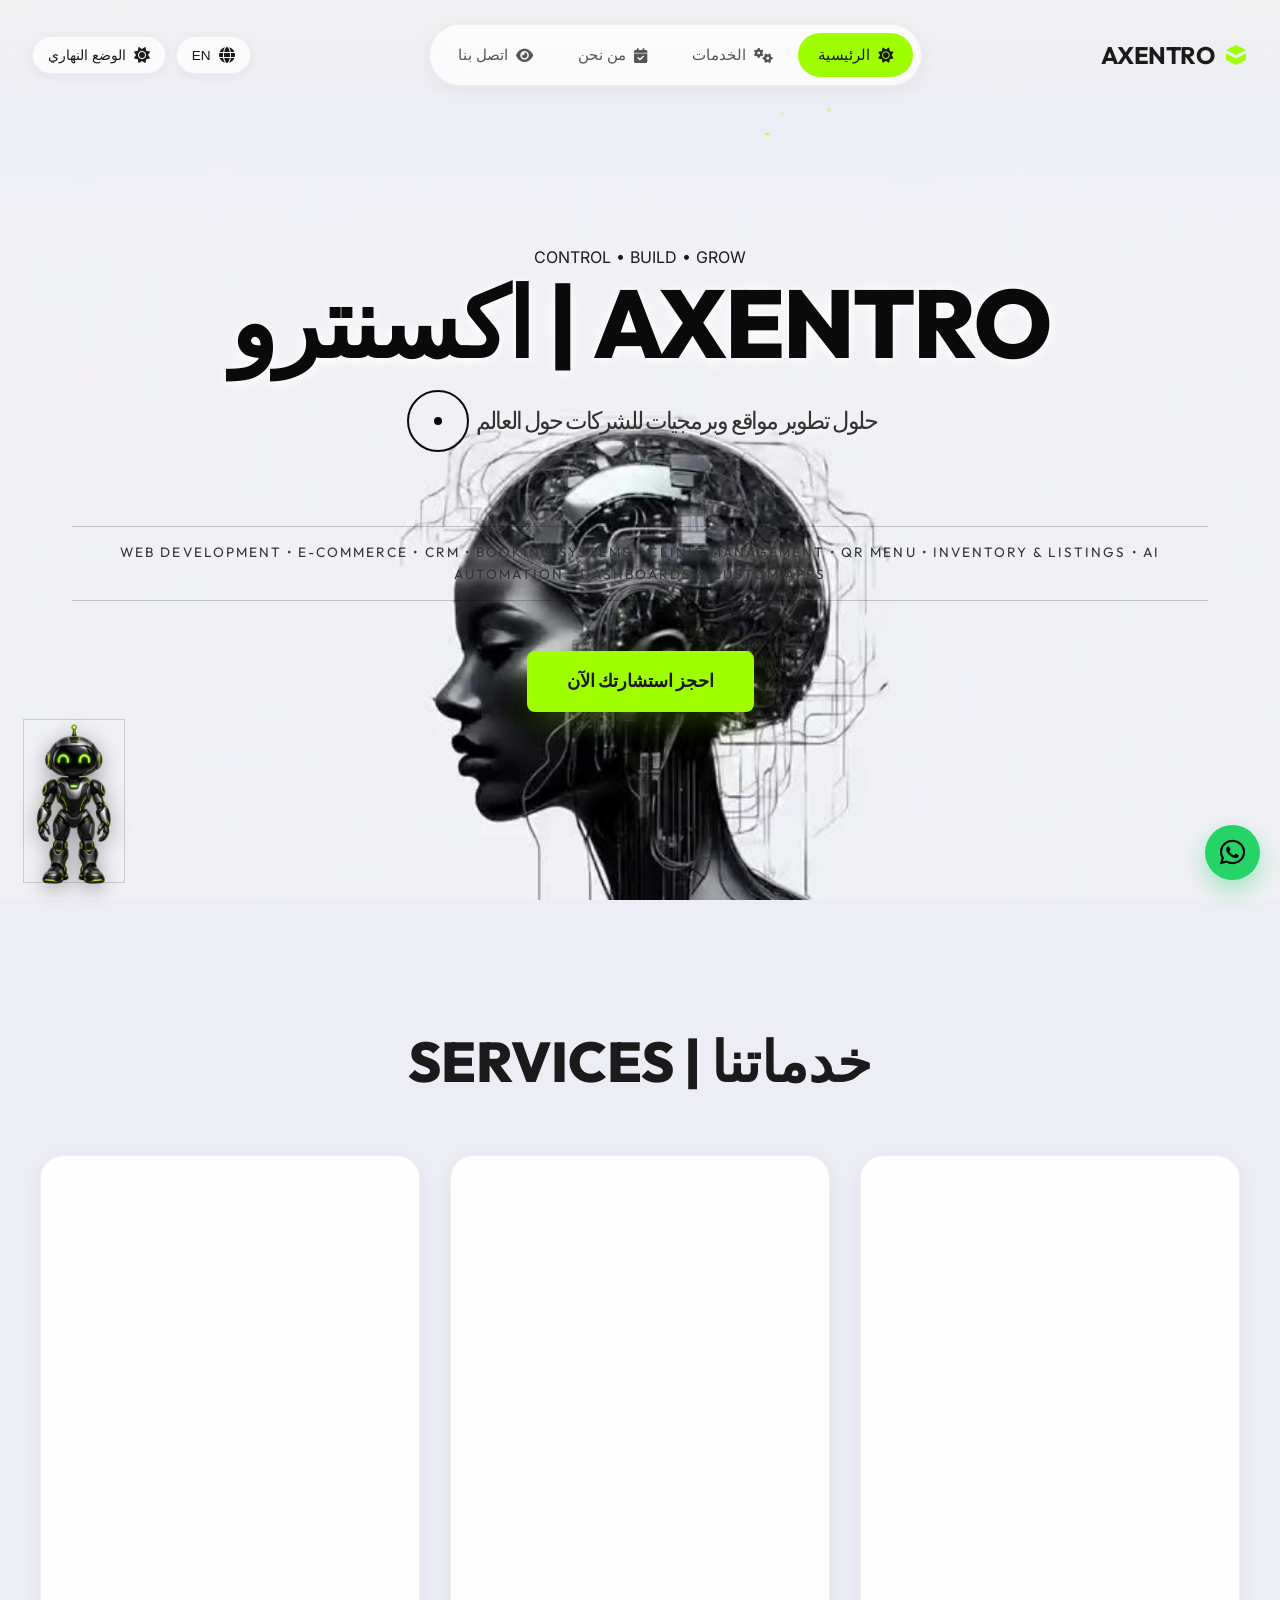
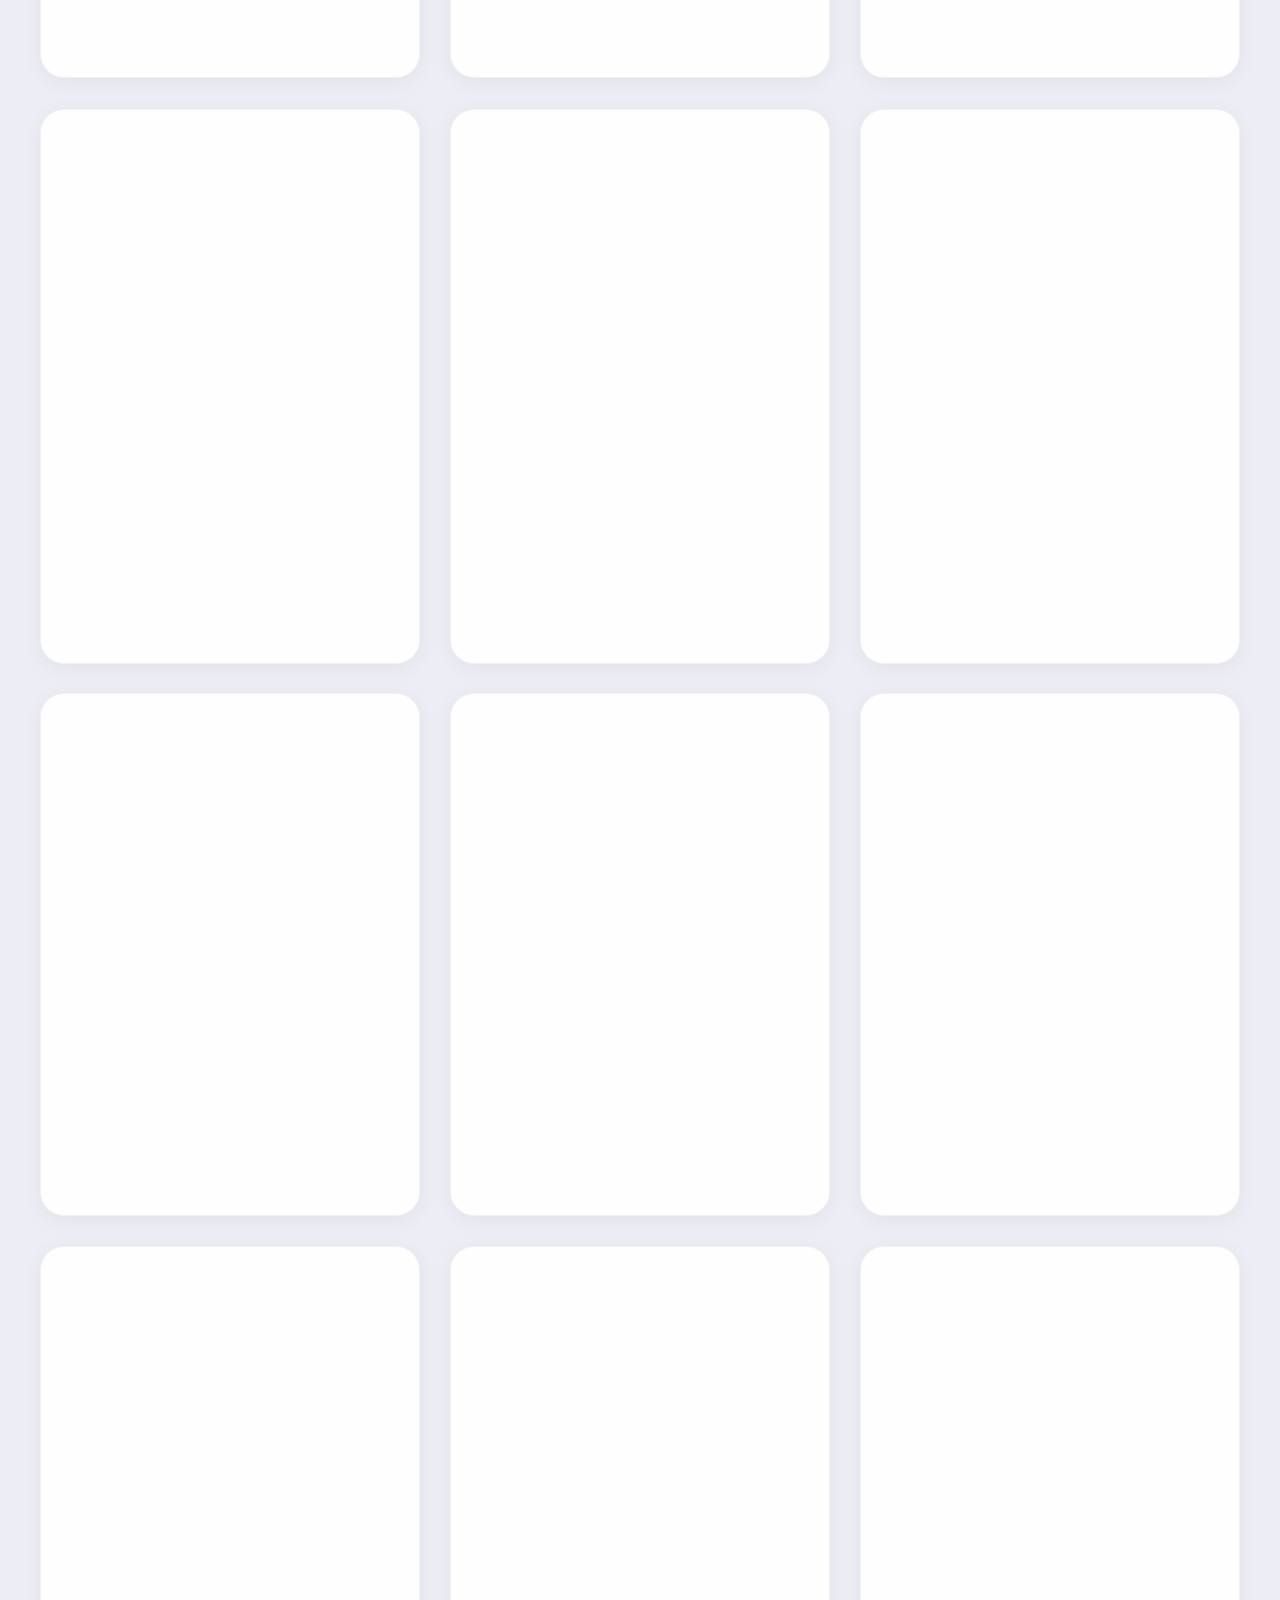
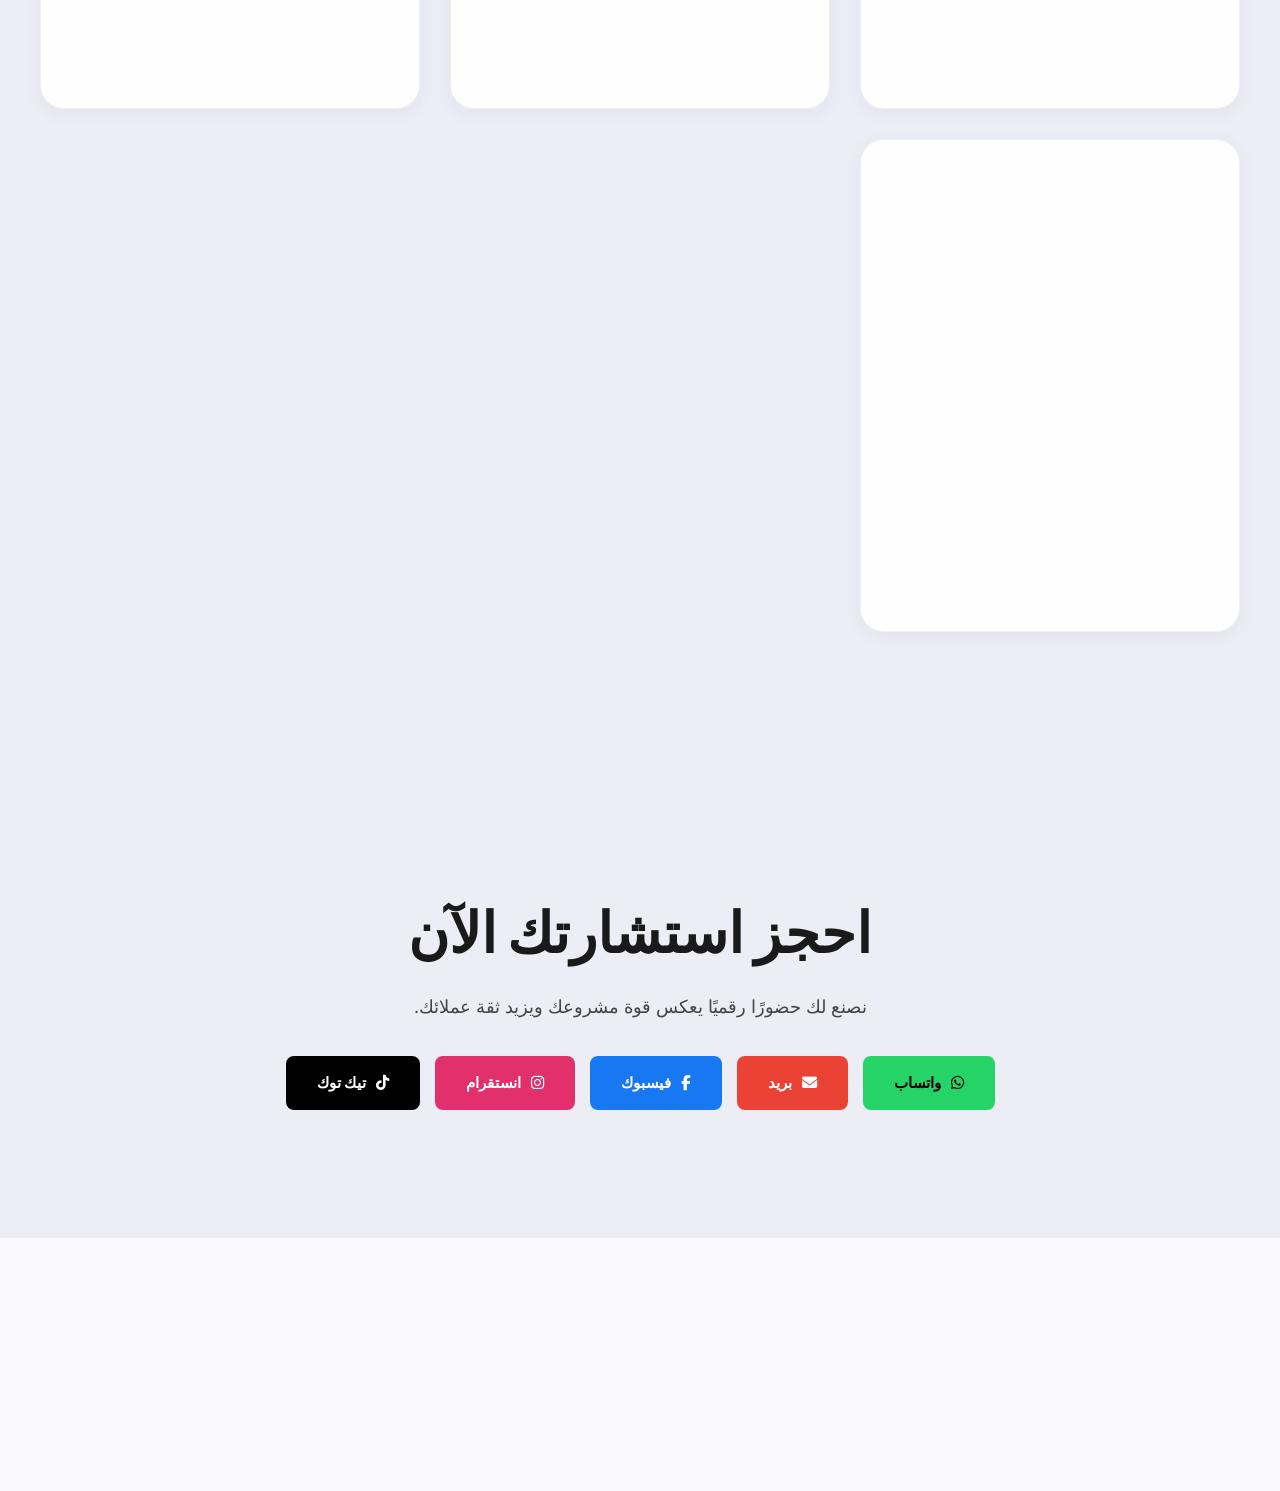
<file: index.html>
<!DOCTYPE html>
<html lang="ar" dir="rtl" data-theme="light">
<head>
  <meta charset="UTF-8">
  <title>اكسنترو Axentro | تصميم مواقع ومتاجر إلكترونية وأتمتة أعمال بالذكاء الاصطناعي — لكل العالم</title>
  <meta name="viewport" content="width=device-width, initial-scale=1.0, viewport-fit=cover">
  <meta name="theme-color" content="#EDEEF5">
  <meta name="format-detection" content="telephone=no">
  <meta name="description" content="اكسنترو (Axentro) شركة تطوير مواقع وبرمجيات تخدم العملاء في مصر والخليج والعالم العربي وأوروبا وأمريكا: تصميم مواقع شركات ومتاجر إلكترونية، أنظمة حجز ومخازن وCRM، أتمتة الأعمال بالذكاء الاصطناعي، لوحات بيانات، وتطبيقات مخصصة.">

  <!-- Security & SEO Meta Tags (Updated CSP for AI Worker) -->
  <meta http-equiv="Content-Security-Policy" content="default-src 'self'; script-src 'self' 'unsafe-inline' https://www.googletagmanager.com https://static.cloudflareinsights.com; style-src 'self' 'unsafe-inline'; img-src 'self' data: https://*.google.com https://*.google.com.eg https://*.google.com.hk https://www.googletagmanager.com; media-src 'self'; font-src 'self'; connect-src 'self' https://www.google-analytics.com https://analytics.google.com https://region1.google-analytics.com https://www.google.com https://www.google.com.eg https://www.googletagmanager.com https://cloudflareinsights.com https://stats.g.doubleclick.net;">
  <meta http-equiv="Permissions-Policy" content="camera=(), microphone=(), geolocation=()">
  <meta name="referrer" content="strict-origin-when-cross-origin">
  <meta name="robots" content="index, follow">
  <meta name="keywords" content="تصميم مواقع, تصميم موقع تعريفي, شركة تصميم مواقع, شركة برمجة في مصر, برمجة مواقع, تطوير مواقع إلكترونية, تصميم متجر إلكتروني, إنشاء متجر إلكتروني, متجر إلكتروني احترافي, برمجة تطبيقات ويب, أنظمة إدارة الأعمال, نظام إدارة مخزون, نظام مبيعات ومخازن, نظام CRM, إدارة علاقات العملاء, نظام حجز مواعيد, نظام حجز أونلاين, نظام إدارة عيادات, برنامج للعيادات الطبية, منيو QR, قائمة مطعم رقمية, طلب أونلاين للمطاعم, منصة عقارات, موقع عقاري, أتمتة الأعمال, الذكاء الاصطناعي للشركات, مساعد ذكي للمواقع, ربط الأنظمة, تكامل الأنظمة, لوحات بيانات, تقارير الأداء, تطبيقات مخصصة, برمجة حسب الطلب, تصميم مواقع السعودية, تصميم مواقع الإمارات, تصميم مواقع الكويت, تصميم مواقع قطر, تصميم مواقع دبي, تصميم مواقع الرياض, تصميم مواقع القاهرة, أسعار تصميم مواقع, شركات البرمجة في مصر, أفضل شركة برمجة, web development Egypt, e-commerce development, CRM software, booking system, AI automation, business dashboards, custom web applications, Axentro">
    <link rel="canonical" href="https://axentro.site/">
  <!-- Language alternatives (hreflang) -->
  <link rel="alternate" hreflang="ar" href="https://axentro.site/">
  <link rel="alternate" hreflang="en" href="https://axentro.site/en/">
  <link rel="alternate" hreflang="x-default" href="https://axentro.site/en/">

  <!-- Open Graph / Twitter Cards -->
  <meta property="og:site_name" content="Axentro">
  <meta property="og:type" content="website">
  <meta property="og:locale" content="ar_EG">
  <meta property="og:locale:alternate" content="en_US">
  <meta property="og:url" content="https://axentro.site/">
  <meta property="og:title" content="اكسنترو Axentro | تصميم مواقع ومتاجر إلكترونية وأتمتة أعمال بالذكاء الاصطناعي — لكل العالم">
  <meta property="og:description" content="اكسنترو (Axentro) شركة تطوير مواقع وبرمجيات تخدم العملاء في مصر والخليج والعالم العربي وأوروبا وأمريكا: تصميم مواقع شركات ومتاجر إلكترونية، أنظمة حجز ومخازن وCRM، أتمتة الأعمال بالذكاء الاصطناعي، لوحات بيانات، وتطبيقات مخصصة.">
  <meta property="og:image" content="https://axentro.site/assets/images/og-image.jpg">
  <meta property="og:image:secure_url" content="https://axentro.site/assets/images/og-image.jpg">
  <meta property="og:image:type" content="image/jpeg">
  <meta property="og:image:width" content="1200">
  <meta property="og:image:height" content="630">
  <meta property="og:image:alt" content="اكسنترو Axentro | تصميم مواقع ومتاجر إلكترونية وأتمتة أعمال بالذكاء الاصطناعي — لكل العالم">
  <meta name="twitter:card" content="summary_large_image">
  <meta name="twitter:title" content="اكسنترو Axentro | تصميم مواقع ومتاجر إلكترونية وأتمتة أعمال بالذكاء الاصطناعي — لكل العالم">
  <meta name="twitter:description" content="اكسنترو (Axentro) شركة تطوير مواقع وبرمجيات تخدم العملاء في مصر والخليج والعالم العربي وأوروبا وأمريكا: تصميم مواقع شركات ومتاجر إلكترونية، أنظمة حجز ومخازن وCRM، أتمتة الأعمال بالذكاء الاصطناعي، لوحات بيانات، وتطبيقات مخصصة.">
  <meta name="twitter:image" content="https://axentro.site/assets/images/og-image.jpg">
  <meta name="twitter:image:alt" content="اكسنترو Axentro | تصميم مواقع ومتاجر إلكترونية وأتمتة أعمال بالذكاء الاصطناعي — لكل العالم">
  
  <!-- Enhanced Favicon for SEO & Apple Devices -->
  <link rel="icon" type="image/png" sizes="32x32" href="favicon.png">
  <link rel="icon" type="image/png" sizes="16x16" href="favicon.png">
  <link rel="apple-touch-icon" href="favicon.png">
  <link rel="manifest" href="manifest.json">

  <!-- Performance Optimization: Preconnect Only for Critical Early Requests -->
  
  
  
  <link rel="preconnect" href="https://www.googletagmanager.com">

  <!-- Stylesheets -->
  <link rel="preload" as="image" href="/assets/video/hero-poster-v2.jpg" fetchpriority="high">
  <style>
@font-face{font-family:'Inter';font-style:normal;font-weight:400;font-display:swap;src:url('/assets/fonts/inter-400-latin.woff2') format('woff2');unicode-range:U+0000-00FF,U+0131,U+0152-0153,U+02BB-02BC,U+02C6,U+02DA,U+02DC,U+0304,U+0308,U+0329,U+2000-206F,U+20AC,U+2122,U+2191,U+2193,U+2212,U+2215,U+FEFF,U+FFFD}@font-face{font-family:'Inter';font-style:normal;font-weight:500;font-display:swap;src:url('/assets/fonts/inter-500-latin.woff2') format('woff2');unicode-range:U+0000-00FF,U+0131,U+0152-0153,U+02BB-02BC,U+02C6,U+02DA,U+02DC,U+0304,U+0308,U+0329,U+2000-206F,U+20AC,U+2122,U+2191,U+2193,U+2212,U+2215,U+FEFF,U+FFFD}@font-face{font-family:'Inter';font-style:normal;font-weight:600;font-display:swap;src:url('/assets/fonts/inter-600-latin.woff2') format('woff2');unicode-range:U+0000-00FF,U+0131,U+0152-0153,U+02BB-02BC,U+02C6,U+02DA,U+02DC,U+0304,U+0308,U+0329,U+2000-206F,U+20AC,U+2122,U+2191,U+2193,U+2212,U+2215,U+FEFF,U+FFFD}@font-face{font-family:'Inter';font-style:normal;font-weight:700;font-display:swap;src:url('/assets/fonts/inter-700-latin.woff2') format('woff2');unicode-range:U+0000-00FF,U+0131,U+0152-0153,U+02BB-02BC,U+02C6,U+02DA,U+02DC,U+0304,U+0308,U+0329,U+2000-206F,U+20AC,U+2122,U+2191,U+2193,U+2212,U+2215,U+FEFF,U+FFFD}@font-face{font-family:'Outfit';font-style:normal;font-weight:400;font-display:swap;src:url('/assets/fonts/outfit-400-latin.woff2') format('woff2');unicode-range:U+0000-00FF,U+0131,U+0152-0153,U+02BB-02BC,U+02C6,U+02DA,U+02DC,U+0304,U+0308,U+0329,U+2000-206F,U+20AC,U+2122,U+2191,U+2193,U+2212,U+2215,U+FEFF,U+FFFD}@font-face{font-family:'Outfit';font-style:normal;font-weight:500;font-display:swap;src:url('/assets/fonts/outfit-500-latin.woff2') format('woff2');unicode-range:U+0000-00FF,U+0131,U+0152-0153,U+02BB-02BC,U+02C6,U+02DA,U+02DC,U+0304,U+0308,U+0329,U+2000-206F,U+20AC,U+2122,U+2191,U+2193,U+2212,U+2215,U+FEFF,U+FFFD}@font-face{font-family:'Outfit';font-style:normal;font-weight:600;font-display:swap;src:url('/assets/fonts/outfit-600-latin.woff2') format('woff2');unicode-range:U+0000-00FF,U+0131,U+0152-0153,U+02BB-02BC,U+02C6,U+02DA,U+02DC,U+0304,U+0308,U+0329,U+2000-206F,U+20AC,U+2122,U+2191,U+2193,U+2212,U+2215,U+FEFF,U+FFFD}@font-face{font-family:'Outfit';font-style:normal;font-weight:700;font-display:swap;src:url('/assets/fonts/outfit-700-latin.woff2') format('woff2');unicode-range:U+0000-00FF,U+0131,U+0152-0153,U+02BB-02BC,U+02C6,U+02DA,U+02DC,U+0304,U+0308,U+0329,U+2000-206F,U+20AC,U+2122,U+2191,U+2193,U+2212,U+2215,U+FEFF,U+FFFD}@font-face{font-family:'Outfit';font-style:normal;font-weight:800;font-display:swap;src:url('/assets/fonts/outfit-800-latin.woff2') format('woff2');unicode-range:U+0000-00FF,U+0131,U+0152-0153,U+02BB-02BC,U+02C6,U+02DA,U+02DC,U+0304,U+0308,U+0329,U+2000-206F,U+20AC,U+2122,U+2191,U+2193,U+2212,U+2215,U+FEFF,U+FFFD}

.fa{font-family:var(--fa-style-family,"Font Awesome 6 Free");font-weight:var(--fa-style,900)}.fa,.fa-brands,.fa-classic,.fa-regular,.fa-sharp,.fa-solid,.fab,.far,.fas{-moz-osx-font-smoothing:grayscale;-webkit-font-smoothing:antialiased;display:var(--fa-display,inline-block);font-style:normal;font-variant:normal;line-height:1;text-rendering:auto}.fa-classic,.fa-regular,.fa-solid,.far,.fas{font-family:"Font Awesome 6 Free"}.fa-brands,.fab{font-family:"Font Awesome 6 Brands"}.fa-1x{font-size:1em}.fa-2x{font-size:2em}.fa-3x{font-size:3em}.fa-4x{font-size:4em}.fa-5x{font-size:5em}.fa-6x{font-size:6em}.fa-7x{font-size:7em}.fa-8x{font-size:8em}.fa-9x{font-size:9em}.fa-10x{font-size:10em}.fa-2xs{font-size:.625em;line-height:.1em;vertical-align:.225em}.fa-xs{font-size:.75em;line-height:.08333em;vertical-align:.125em}.fa-sm{font-size:.875em;line-height:.07143em;vertical-align:.05357em}.fa-lg{font-size:1.25em;line-height:.05em;vertical-align:-.075em}.fa-xl{font-size:1.5em;line-height:.04167em;vertical-align:-.125em}.fa-2xl{font-size:2em;line-height:.03125em;vertical-align:-.1875em}.fa-fw{text-align:center;width:1.25em}.fa-ul{list-style-type:none;margin-left:var(--fa-li-margin,2.5em);padding-left:0}.fa-ul>li{position:relative}.fa-li{left:calc(var(--fa-li-width, 2em)*-1);position:absolute;text-align:center;width:var(--fa-li-width,2em);line-height:inherit}.fa-border{border-radius:var(--fa-border-radius,.1em);border:var(--fa-border-width,.08em) var(--fa-border-style,solid) var(--fa-border-color,#eee);padding:var(--fa-border-padding,.2em .25em .15em)}.fa-pull-left{float:left;margin-right:var(--fa-pull-margin,.3em)}.fa-pull-right{float:right;margin-left:var(--fa-pull-margin,.3em)}.fa-beat{-webkit-animation-name:fa-beat;animation-name:fa-beat;-webkit-animation-delay:var(--fa-animation-delay,0s);animation-delay:var(--fa-animation-delay,0s);-webkit-animation-direction:var(--fa-animation-direction,normal);animation-direction:var(--fa-animation-direction,normal);-webkit-animation-duration:var(--fa-animation-duration,1s);animation-duration:var(--fa-animation-duration,1s);-webkit-animation-iteration-count:var(--fa-animation-iteration-count,infinite);animation-iteration-count:var(--fa-animation-iteration-count,infinite);-webkit-animation-timing-function:var(--fa-animation-timing,ease-in-out);animation-timing-function:var(--fa-animation-timing,ease-in-out)}.fa-bounce{-webkit-animation-name:fa-bounce;animation-name:fa-bounce;-webkit-animation-delay:var(--fa-animation-delay,0s);animation-delay:var(--fa-animation-delay,0s);-webkit-animation-direction:var(--fa-animation-direction,normal);animation-direction:var(--fa-animation-direction,normal);-webkit-animation-duration:var(--fa-animation-duration,1s);animation-duration:var(--fa-animation-duration,1s);-webkit-animation-iteration-count:var(--fa-animation-iteration-count,infinite);animation-iteration-count:var(--fa-animation-iteration-count,infinite);-webkit-animation-timing-function:var(--fa-animation-timing,cubic-bezier(.28,.84,.42,1));animation-timing-function:var(--fa-animation-timing,cubic-bezier(.28,.84,.42,1))}.fa-fade{-webkit-animation-name:fa-fade;animation-name:fa-fade;-webkit-animation-iteration-count:var(--fa-animation-iteration-count,infinite);animation-iteration-count:var(--fa-animation-iteration-count,infinite);-webkit-animation-timing-function:var(--fa-animation-timing,cubic-bezier(.4,0,.6,1));animation-timing-function:var(--fa-animation-timing,cubic-bezier(.4,0,.6,1))}.fa-beat-fade,.fa-fade{-webkit-animation-delay:var(--fa-animation-delay,0s);animation-delay:var(--fa-animation-delay,0s);-webkit-animation-direction:var(--fa-animation-direction,normal);animation-direction:var(--fa-animation-direction,normal);-webkit-animation-duration:var(--fa-animation-duration,1s);animation-duration:var(--fa-animation-duration,1s)}.fa-beat-fade{-webkit-animation-name:fa-beat-fade;animation-name:fa-beat-fade;-webkit-animation-iteration-count:var(--fa-animation-iteration-count,infinite);animation-iteration-count:var(--fa-animation-iteration-count,infinite);-webkit-animation-timing-function:var(--fa-animation-timing,cubic-bezier(.4,0,.6,1));animation-timing-function:var(--fa-animation-timing,cubic-bezier(.4,0,.6,1))}.fa-flip{-webkit-animation-name:fa-flip;animation-name:fa-flip;-webkit-animation-delay:var(--fa-animation-delay,0s);animation-delay:var(--fa-animation-delay,0s);-webkit-animation-direction:var(--fa-animation-direction,normal);animation-direction:var(--fa-animation-direction,normal);-webkit-animation-duration:var(--fa-animation-duration,1s);animation-duration:var(--fa-animation-duration,1s);-webkit-animation-iteration-count:var(--fa-animation-iteration-count,infinite);animation-iteration-count:var(--fa-animation-iteration-count,infinite);-webkit-animation-timing-function:var(--fa-animation-timing,ease-in-out);animation-timing-function:var(--fa-animation-timing,ease-in-out)}.fa-shake{-webkit-animation-name:fa-shake;animation-name:fa-shake;-webkit-animation-duration:var(--fa-animation-duration,1s);animation-duration:var(--fa-animation-duration,1s);-webkit-animation-iteration-count:var(--fa-animation-iteration-count,infinite);animation-iteration-count:var(--fa-animation-iteration-count,infinite);-webkit-animation-timing-function:var(--fa-animation-timing,linear);animation-timing-function:var(--fa-animation-timing,linear)}.fa-shake,.fa-spin{-webkit-animation-delay:var(--fa-animation-delay,0s);animation-delay:var(--fa-animation-delay,0s);-webkit-animation-direction:var(--fa-animation-direction,normal);animation-direction:var(--fa-animation-direction,normal)}.fa-spin{-webkit-animation-name:fa-spin;animation-name:fa-spin;-webkit-animation-duration:var(--fa-animation-duration,2s);animation-duration:var(--fa-animation-duration,2s);-webkit-animation-iteration-count:var(--fa-animation-iteration-count,infinite);animation-iteration-count:var(--fa-animation-iteration-count,infinite);-webkit-animation-timing-function:var(--fa-animation-timing,linear);animation-timing-function:var(--fa-animation-timing,linear)}.fa-spin-reverse{--fa-animation-direction:reverse}.fa-pulse,.fa-spin-pulse{-webkit-animation-name:fa-spin;animation-name:fa-spin;-webkit-animation-direction:var(--fa-animation-direction,normal);animation-direction:var(--fa-animation-direction,normal);-webkit-animation-duration:var(--fa-animation-duration,1s);animation-duration:var(--fa-animation-duration,1s);-webkit-animation-iteration-count:var(--fa-animation-iteration-count,infinite);animation-iteration-count:var(--fa-animation-iteration-count,infinite);-webkit-animation-timing-function:var(--fa-animation-timing,steps(8));animation-timing-function:var(--fa-animation-timing,steps(8))}@media (prefers-reduced-motion:reduce){.fa-beat,.fa-beat-fade,.fa-bounce,.fa-fade,.fa-flip,.fa-pulse,.fa-shake,.fa-spin,.fa-spin-pulse{-webkit-animation-delay:-1ms;animation-delay:-1ms;-webkit-animation-duration:1ms;animation-duration:1ms;-webkit-animation-iteration-count:1;animation-iteration-count:1;-webkit-transition-delay:0s;transition-delay:0s;-webkit-transition-duration:0s;transition-duration:0s}}@-webkit-keyframes fa-beat{0%,90%{-webkit-transform:scale(1);transform:scale(1)}45%{-webkit-transform:scale(var(--fa-beat-scale,1.25));transform:scale(var(--fa-beat-scale,1.25))}}@keyframes fa-beat{0%,90%{-webkit-transform:scale(1);transform:scale(1)}45%{-webkit-transform:scale(var(--fa-beat-scale,1.25));transform:scale(var(--fa-beat-scale,1.25))}}@-webkit-keyframes fa-bounce{0%{-webkit-transform:scale(1) translateY(0);transform:scale(1) translateY(0)}10%{-webkit-transform:scale(var(--fa-bounce-start-scale-x,1.1),var(--fa-bounce-start-scale-y,.9)) translateY(0);transform:scale(var(--fa-bounce-start-scale-x,1.1),var(--fa-bounce-start-scale-y,.9)) translateY(0)}30%{-webkit-transform:scale(var(--fa-bounce-jump-scale-x,.9),var(--fa-bounce-jump-scale-y,1.1)) translateY(var(--fa-bounce-height,-.5em));transform:scale(var(--fa-bounce-jump-scale-x,.9),var(--fa-bounce-jump-scale-y,1.1)) translateY(var(--fa-bounce-height,-.5em))}50%{-webkit-transform:scale(var(--fa-bounce-land-scale-x,1.05),var(--fa-bounce-land-scale-y,.95)) translateY(0);transform:scale(var(--fa-bounce-land-scale-x,1.05),var(--fa-bounce-land-scale-y,.95)) translateY(0)}57%{-webkit-transform:scale(1) translateY(var(--fa-bounce-rebound,-.125em));transform:scale(1) translateY(var(--fa-bounce-rebound,-.125em))}64%{-webkit-transform:scale(1) translateY(0);transform:scale(1) translateY(0)}to{-webkit-transform:scale(1) translateY(0);transform:scale(1) translateY(0)}}@keyframes fa-bounce{0%{-webkit-transform:scale(1) translateY(0);transform:scale(1) translateY(0)}10%{-webkit-transform:scale(var(--fa-bounce-start-scale-x,1.1),var(--fa-bounce-start-scale-y,.9)) translateY(0);transform:scale(var(--fa-bounce-start-scale-x,1.1),var(--fa-bounce-start-scale-y,.9)) translateY(0)}30%{-webkit-transform:scale(var(--fa-bounce-jump-scale-x,.9),var(--fa-bounce-jump-scale-y,1.1)) translateY(var(--fa-bounce-height,-.5em));transform:scale(var(--fa-bounce-jump-scale-x,.9),var(--fa-bounce-jump-scale-y,1.1)) translateY(var(--fa-bounce-height,-.5em))}50%{-webkit-transform:scale(var(--fa-bounce-land-scale-x,1.05),var(--fa-bounce-land-scale-y,.95)) translateY(0);transform:scale(var(--fa-bounce-land-scale-x,1.05),var(--fa-bounce-land-scale-y,.95)) translateY(0)}57%{-webkit-transform:scale(1) translateY(var(--fa-bounce-rebound,-.125em));transform:scale(1) translateY(var(--fa-bounce-rebound,-.125em))}64%{-webkit-transform:scale(1) translateY(0);transform:scale(1) translateY(0)}to{-webkit-transform:scale(1) translateY(0);transform:scale(1) translateY(0)}}@-webkit-keyframes fa-fade{50%{opacity:var(--fa-fade-opacity,.4)}}@keyframes fa-fade{50%{opacity:var(--fa-fade-opacity,.4)}}@-webkit-keyframes fa-beat-fade{0%,to{opacity:var(--fa-beat-fade-opacity,.4);-webkit-transform:scale(1);transform:scale(1)}50%{opacity:1;-webkit-transform:scale(var(--fa-beat-fade-scale,1.125));transform:scale(var(--fa-beat-fade-scale,1.125))}}@keyframes fa-beat-fade{0%,to{opacity:var(--fa-beat-fade-opacity,.4);-webkit-transform:scale(1);transform:scale(1)}50%{opacity:1;-webkit-transform:scale(var(--fa-beat-fade-scale,1.125));transform:scale(var(--fa-beat-fade-scale,1.125))}}@-webkit-keyframes fa-flip{50%{-webkit-transform:rotate3d(var(--fa-flip-x,0),var(--fa-flip-y,1),var(--fa-flip-z,0),var(--fa-flip-angle,-180deg));transform:rotate3d(var(--fa-flip-x,0),var(--fa-flip-y,1),var(--fa-flip-z,0),var(--fa-flip-angle,-180deg))}}@keyframes fa-flip{50%{-webkit-transform:rotate3d(var(--fa-flip-x,0),var(--fa-flip-y,1),var(--fa-flip-z,0),var(--fa-flip-angle,-180deg));transform:rotate3d(var(--fa-flip-x,0),var(--fa-flip-y,1),var(--fa-flip-z,0),var(--fa-flip-angle,-180deg))}}@-webkit-keyframes fa-shake{0%{-webkit-transform:rotate(-15deg);transform:rotate(-15deg)}4%{-webkit-transform:rotate(15deg);transform:rotate(15deg)}8%,24%{-webkit-transform:rotate(-18deg);transform:rotate(-18deg)}12%,28%{-webkit-transform:rotate(18deg);transform:rotate(18deg)}16%{-webkit-transform:rotate(-22deg);transform:rotate(-22deg)}20%{-webkit-transform:rotate(22deg);transform:rotate(22deg)}32%{-webkit-transform:rotate(-12deg);transform:rotate(-12deg)}36%{-webkit-transform:rotate(12deg);transform:rotate(12deg)}40%,to{-webkit-transform:rotate(0deg);transform:rotate(0deg)}}@keyframes fa-shake{0%{-webkit-transform:rotate(-15deg);transform:rotate(-15deg)}4%{-webkit-transform:rotate(15deg);transform:rotate(15deg)}8%,24%{-webkit-transform:rotate(-18deg);transform:rotate(-18deg)}12%,28%{-webkit-transform:rotate(18deg);transform:rotate(18deg)}16%{-webkit-transform:rotate(-22deg);transform:rotate(-22deg)}20%{-webkit-transform:rotate(22deg);transform:rotate(22deg)}32%{-webkit-transform:rotate(-12deg);transform:rotate(-12deg)}36%{-webkit-transform:rotate(12deg);transform:rotate(12deg)}40%,to{-webkit-transform:rotate(0deg);transform:rotate(0deg)}}@-webkit-keyframes fa-spin{0%{-webkit-transform:rotate(0deg);transform:rotate(0deg)}to{-webkit-transform:rotate(1turn);transform:rotate(1turn)}}@keyframes fa-spin{0%{-webkit-transform:rotate(0deg);transform:rotate(0deg)}to{-webkit-transform:rotate(1turn);transform:rotate(1turn)}}.fa-rotate-90{-webkit-transform:rotate(90deg);transform:rotate(90deg)}.fa-rotate-180{-webkit-transform:rotate(180deg);transform:rotate(180deg)}.fa-rotate-270{-webkit-transform:rotate(270deg);transform:rotate(270deg)}.fa-flip-horizontal{-webkit-transform:scaleX(-1);transform:scaleX(-1)}.fa-flip-vertical{-webkit-transform:scaleY(-1);transform:scaleY(-1)}.fa-flip-both,.fa-flip-horizontal.fa-flip-vertical{-webkit-transform:scale(-1);transform:scale(-1)}.fa-rotate-by{-webkit-transform:rotate(var(--fa-rotate-angle,none));transform:rotate(var(--fa-rotate-angle,none))}.fa-stack{display:inline-block;height:2em;line-height:2em;position:relative;vertical-align:middle;width:2.5em}.fa-stack-1x,.fa-stack-2x{left:0;position:absolute;text-align:center;width:100%;z-index:var(--fa-stack-z-index,auto)}.fa-stack-1x{line-height:inherit}.fa-stack-2x{font-size:2em}.fa-inverse{color:var(--fa-inverse,#fff)}

.fa-chevron-circle-right:before,.fa-trash-alt:before,.fa-user-times:before,.fa-comment-alt:before,.fa-compress-alt:before,.fa-file-alt:before,.fa-file-lines:before,.fa-calendar-alt:before,.fa-volleyball-ball:before,.fa-sort-desc:before,.fa-circle-minus:before,.fa-right-from-bracket:before,.fa-heart-music-camera-bolt:before,.fa-microphone-alt-slash:before,.fa-magnifying-glass-location:before,.fa-forward-step:before,.fa-face-smile-beam:before,.fa-football-ball:before,.fa-angle-double-down:before,.fa-beer-mug-empty:before,.fa-arrow-up-long:before,.fa-burn:before,.fa-male:before,.fa-face-grin-stars:before,.fa-pastafarianism:before,.fa-spoon:before,.fa-envelopes-bulk:before,.fa-circle-h:before,.fa-address-book:before,.fa-pencil-alt:before,.fa-comments:before{content:"\f086"}.fa-file-clipboard:before,.fa-truck-loading:before,.fa-scroll-torah:before,.fa-broom-ball:before,.fa-quidditch-broom-ball:before,.fa-archive:before,.fa-arrow-down-9-1:before,.fa-sort-numeric-desc:before,.fa-face-grin-tongue-squint:before,.fa-earth-africa:before,.fa-tablet-alt:before,.fa-face-flushed:before,.fa-gavel:before,.fa-bell-concierge:before,.fa-pen-ruler:before,.fa-people-arrows-left-right:before,.fa-caret-square-right:before,.fa-cut:before,.fa-digital-tachograph:before,.fa-mail-reply:before,.fa-minus-square:before,.fa-caret-square-down:before,.fa-bars:before,.fa-hourglass-3:before,.fa-heart-broken:before,.fa-external-link-square-alt:before,.fa-face-kiss-beam:before,.fa-circle-exclamation:before,.fa-arrow-right-from-bracket:before,.fa-chevron-circle-down:before,.fa-unlock-alt:before,.fa-headphones-alt:before,.fa-circle-dollar-to-slot:before,.fa-volume-down:before,.fa-wheat-alt:before,.fa-check-square:before,.fa-header:before,.fa-list-squares:before,.fa-phone-square-alt:before,.fa-circle-dot:before,.fa-dizzy:before,.fa-futbol-ball:before,.fa-futbol:before,.fa-paint-brush:before,.fa-hot-tub-person:before,.fa-map-location:before,.fa-edit:before,.fa-share-alt:before,.fa-hourglass-2:before,.fa-bag-shopping:before,.fa-arrow-down-z-a:before,.fa-sort-alpha-desc:before,.fa-hand-paper:before,.fa-face-kiss:before,.fa-face-grin-tongue:before,.fa-face-grin-wink:before,.fa-deaf:before,.fa-deafness:before,.fa-ear-deaf:before,.fa-rss-square:before,.fa-hryvnia-sign:before,.fa-face-grin-wide:before,.fa-rod-asclepius:before,.fa-rod-snake:before,.fa-staff-aesculapius:before,.fa-ambulance:before,.fa-temperature-2:before,.fa-temperature-half:before,.fa-thermometer-2:before,.fa-poo-bolt:before,.fa-face-frown-open:before,.fa-folder-blank:before,.fa-file-medical-alt:before,.fa-dashboard:before,.fa-gauge-med:before,.fa-gauge:before,.fa-magic-wand-sparkles:before,.fa-pen-alt:before,.fa-shuttle-van:before,.fa-caret-square-left:before,.fa-globe:before{content:"\f0ac"}.fa-area-chart:before,.fa-ban:before,.fa-air-freshener:before,.fa-arrow-pointer:before,.fa-expand-arrows-alt:before,.fa-shapes:before,.fa-random:before,.fa-person-running:before,.fa-computer-mouse:before,.fa-arrow-right-to-bracket:before,.fa-shop-slash:before,.fa-hourglass-1:before,.fa-right-to-bracket:before,.fa-heart-pulse:before,.fa-people-carry-box:before,.fa-weight-scale:before,.fa-user-friends:before,.fa-arrow-up-a-z:before,.fa-face-laugh-squint:before,.fa-arrow-circle-up:before,.fa-person-walking:before,.fa-bed-pulse:before,.fa-shuttle-space:before,.fa-face-laugh:before,.fa-microphone-alt:before,.fa-headset:before{content:"\f590"}.fa-mars-stroke-up:before,.fa-champagne-glasses:before,.fa-file-arrow-up:before,.fa-wifi-3:before,.fa-wifi-strong:before,.fa-bath:before,.fa-user-edit:before,.fa-border-style:before,.fa-map-location-dot:before,.fa-poll:before,.fa-battery-car:before,.fa-mars-stroke-h:before,.fa-hand-back-fist:before,.fa-caret-square-up:before,.fa-bar-chart:before,.fa-hands-bubbles:before,.fa-eye-low-vision:before,.fa-plus-square:before,.fa-glass-martini-alt:before,.fa-rotate-back:before,.fa-rotate-backward:before,.fa-rotate-left:before,.fa-columns:before,.fa-dolly-box:before,.fa-compress-arrows-alt:before,.fa-angle-double-right:before,.fa-circle-play:before,.fa-eur:before,.fa-euro-sign:before,.fa-check-circle:before,.fa-circle-stop:before,.fa-compass-drafting:before,.fa-id-badge:before{content:"\f2c1"}.fa-face-laugh-beam:before,.fa-chevron-circle-up:before,.fa-gbp:before,.fa-pound-sign:before,.fa-arrow-down-long:before,.fa-mail-reply-all:before,.fa-person-skating:before,.fa-filter-circle-dollar:before,.fa-arrow-circle-down:before,.fa-arrow-right-to-file:before,.fa-external-link-square:before,.fa-temperature-0:before,.fa-temperature-empty:before,.fa-thermometer-0:before,.fa-address-card:before,.fa-contact-card:before,.fa-balance-scale-right:before,.fa-diamond-turn-right:before,.fa-house-laptop:before,.fa-face-tired:before,.fa-cloud-arrow-up:before,.fa-cloud-upload-alt:before,.fa-seedling:before,.fa-arrows-alt-h:before,.fa-arrow-circle-left:before,.fa-arrow-down-wide-short:before,.fa-sort-amount-asc:before,.fa-cloud-bolt:before,.fa-remove-format:before,.fa-face-smile-wink:before,.fa-arrows-h:before,.fa-cloud-arrow-down:before,.fa-cloud-download-alt:before,.fa-blackboard:before,.fa-user-alt-slash:before,.fa-handshake-alt-slash:before,.fa-arrows-rotate:before,.fa-refresh:before,.fa-shield-alt:before,.fa-atlas:before,.fa-house-chimney-crack:before,.fa-file-archive:before,.fa-glass-martini:before,.fa-person-skiing:before,.fa-temperature-arrow-down:before,.fa-feather-alt:before,.fa-ad:before,.fa-arrow-circle-right:before,.fa-sort:before,.fa-list-1-2:before,.fa-list-numeric:before,.fa-money-check-alt:before,.fa-face-kiss-wink-heart:before,.fa-arrows-alt:before,.fa-star-half-alt:before,.fa-code:before{content:"\f121"}.fa-glass-whiskey:before,.fa-arrow-up-right-from-square:before,.fa-krw:before,.fa-won-sign:before,.fa-cab:before,.fa-chart-pie:before,.fa-face-grin-beam:before,.fa-location-pin:before,.fa-hard-hat:before,.fa-hat-hard:before,.fa-arrow-alt-circle-right:before,.fa-face-rolling-eyes:before,.fa-chart-line:before,.fa-arrow-right:before{content:"\f061"}.fa-map-signs:before,.fa-screwdriver-wrench:before,.fa-home-user:before,.fa-cocktail:before,.fa-face-surprise:before,.fa-circle-pause:before,.fa-apple-alt:before,.fa-temperature-1:before,.fa-temperature-quarter:before,.fa-thermometer-1:before,.fa-poll-h:before,.fa-backward-fast:before,.fa-basketball-ball:before,.fa-arrow-alt-circle-up:before,.fa-mobile-alt:before,.fa-volume-high:before,.fa-burger:before,.fa-rupee-sign:before,.fa-circle-question:before,.fa-phone-alt:before,.fa-fast-forward:before,.fa-face-meh-blank:before,.fa-parking:before,.fa-bars-progress:before,.fa-cart-flatbed:before,.fa-ban-smoking:before,.fa-basket-shopping:before,.fa-bus-alt:before,.fa-eye:before{content:"\f06e"}.fa-face-sad-cry:before,.fa-signal-5:before,.fa-signal-perfect:before,.fa-home-lg:before,.fa-window-maximize:before{content:"\f2d0"}.fa-face-frown:before,.fa-shop:before,.fa-floppy-disk:before,.fa-balance-scale-left:before,.fa-sort-asc:before,.fa-comment-dots:before,.fa-face-grin-squint:before,.fa-hand-holding-dollar:before,.fa-hands-praying:before,.fa-arrow-right-rotate:before,.fa-arrow-rotate-forward:before,.fa-arrow-rotate-right:before,.fa-location-crosshairs:before,.fa-face-grin-tears:before,.fa-phone:before{content:"\f095"}.fa-calendar-times:before,.fa-user-cog:before,.fa-arrow-up-1-9:before,.fa-digging:before,.fa-gauge-simple-med:before,.fa-gauge-simple:before,.fa-quote-right-alt:before,.fa-shirt:before,.fa-t-shirt:before,.fa-tenge-sign:before,.fa-arrow-left:before{content:"\f060"}.fa-external-link-alt:before,.fa-table-cells:before,.fa-bible:before,.fa-medkit:before,.fa-female:before,.fa-briefcase-clock:before,.fa-table-cells-large:before,.fa-book-tanakh:before,.fa-phone-volume:before,.fa-birthday-cake:before,.fa-cake-candles:before,.fa-envelope:before{content:"\f0e0"}.fa-angle-double-up:before,.fa-arrow-up-9-1:before,.fa-hourglass-empty:before,.fa-user-doctor:before,.fa-user-md:before{content:"\f0f0"}.fa-circle-info:before,.fa-camera-alt:before,.fa-arrow-down-1-9:before,.fa-sort-numeric-asc:before,.fa-hand-holding-droplet:before,.fa-calendar-check:before{content:"\f274"}.fa-prescription-bottle-alt:before,.fa-arrow-down-a-z:before,.fa-sort-alpha-asc:before,.fa-arrow-left-rotate:before,.fa-arrow-rotate-back:before,.fa-arrow-rotate-backward:before,.fa-arrow-rotate-left:before,.fa-hard-drive:before,.fa-face-grin-squint-tears:before,.fa-list-alt:before,.fa-person-skiing-nordic:before,.fa-arrow-alt-circle-left:before,.fa-subway:before,.fa-indian-rupee-sign:before,.fa-indian-rupee:before,.fa-crop-alt:before,.fa-money-bill-1:before,.fa-left-long:before,.fa-minus:before,.fa-arrow-left-long:before,.fa-american-sign-language-interpreting:before,.fa-asl-interpreting:before,.fa-hands-american-sign-language-interpreting:before,.fa-cog:before,.fa-droplet-slash:before,.fa-cart-shopping:before,.fa-shopping-cart:before{content:"\f07a"}.fa-arrow-turn-up:before,.fa-square-root-alt:before,.fa-clock-four:before,.fa-backward-step:before,.fa-clinic-medical:before,.fa-temperature-3:before,.fa-temperature-three-quarters:before,.fa-thermometer-3:before,.fa-mobile-android-alt:before,.fa-battery-3:before,.fa-sliders-h:before,.fa-ellipsis-v:before,.fa-long-arrow-alt-right:before,.fa-teletype:before,.fa-hiking:before,.fa-cable-car:before,.fa-face-grin:before,.fa-backspace:before,.fa-eye-dropper-empty:before,.fa-eye-dropper:before,.fa-mobile-android:before,.fa-mobile-phone:before,.fa-face-meh:before,.fa-book-dead:before,.fa-drivers-license:before,.fa-dedent:before,.fa-home-alt:before,.fa-home-lg-alt:before,.fa-home:before,.fa-arrow-right-arrow-left:before,.fa-redo-alt:before,.fa-rotate-forward:before,.fa-cutlery:before,.fa-arrow-up-wide-short:before,.fa-broadcast-tower:before,.fa-long-arrow-alt-up:before,.fa-file-arrow-down:before,.fa-bolt:before,.fa-cny:before,.fa-jpy:before,.fa-rmb:before,.fa-yen-sign:before,.fa-rouble:before,.fa-rub:before,.fa-ruble-sign:before,.fa-sun:before{content:"\f185"}.fa-face-laugh-wink:before,.fa-arrow-alt-circle-down:before,.fa-arrow-down-short-wide:before,.fa-sort-amount-desc:before,.fa-arrow-right-long:before,.fa-ellipsis-h:before,.fa-first-aid:before,.fa-credit-card-alt:before,.fa-automobile:before,.fa-book-open-reader:before,.fa-temperature-arrow-up:before,.fa-h-square:before,.fa-temperature-4:before,.fa-temperature-full:before,.fa-thermometer-4:before,.fa-hands-helping:before,.fa-location-dot:before,.fa-person-swimming:before,.fa-droplet:before,.fa-earth-america:before,.fa-earth-americas:before,.fa-earth:before,.fa-battery-0:before,.fa-gauge-high:before,.fa-tachometer-alt-fast:before,.fa-hospital-alt:before,.fa-hospital-wide:before,.fa-bars-staggered:before,.fa-reorder:before,.fa-blind:before,.fa-check-to-slot:before,.fa-boxes-alt:before,.fa-boxes-stacked:before,.fa-chain:before,.fa-link:before{content:"\f0c1"}.fa-assistive-listening-systems:before,.fa-magnifying-glass:before,.fa-ping-pong-paddle-ball:before,.fa-table-tennis-paddle-ball:before,.fa-diagnoses:before,.fa-trash-can-arrow-up:before,.fa-file-edit:before,.fa-pen-square:before,.fa-pencil-square:before,.fa-chevron-down:before{content:"\f078"}.fa-battery-5:before,.fa-battery-full:before,.fa-list-dots:before,.fa-down-long:before,.fa-landmark-alt:before,.fa-television:before,.fa-tv-alt:before,.fa-list-check:before,.fa-circle-user:before,.fa-car-burst:before,.fa-person-snowboarding:before,.fa-shipping-fast:before,.fa-adjust:before,.fa-circle-radiation:before,.fa-baseball-ball:before,.fa-diagram-project:before,.fa-volume-mute:before,.fa-volume-times:before,.fa-grip-horizontal:before,.fa-share-from-square:before,.fa-child-combatant:before,.fa-phone-square:before,.fa-add:before,.fa-close:before,.fa-multiply:before,.fa-remove:before,.fa-times:before,.fa-arrows-up-down-left-right:before,.fa-chalkboard-teacher:before,.fa-chalkboard-user:before{content:"\f51c"}.fa-quote-left-alt:before,.fa-trash-arrow-up:before,.fa-ils:before,.fa-shekel-sign:before,.fa-shekel:before,.fa-sheqel-sign:before,.fa-photo-film:before,.fa-sign-hanging:before,.fa-tablet-android:before,.fa-car-alt:before,.fa-battery-2:before,.fa-baby-carriage:before,.fa-percent:before,.fa-face-smile:before,.fa-thumb-tack:before,.fa-person-praying:before,.fa-rotate:before,.fa-robot:before{content:"\f544"}.fa-cogs:before,.fa-gears:before{content:"\f085"}.fa-face-grin-hearts:before,.fa-transgender-alt:before,.fa-arrow-turn-down:before,.fa-award:before{content:"\f559"}.fa-ticket-alt:before,.fa-building:before{content:"\f1ad"}.fa-angle-double-left:before,.fa-qrcode:before{content:"\f029"}.fa-clock-rotate-left:before,.fa-face-grin-beam-sweat:before,.fa-arrow-right-from-file:before,.fa-shield-blank:before,.fa-arrow-up-short-wide:before,.fa-golf-ball-tee:before,.fa-chevron-circle-left:before,.fa-magic:before,.fa-moon:before{content:"\f186"}.fa-wine-glass-alt:before,.fa-biking:before,.fa-earth-oceania:before,.fa-square-xmark:before,.fa-times-square:before,.fa-expand-alt:before,.fa-arrows-alt-v:before,.fa-bahai:before,.fa-circle-plus:before,.fa-face-grin-tongue-wink:before,.fa-chain-broken:before,.fa-chain-slash:before,.fa-link-slash:before,.fa-arrow-up-z-a:before,.fa-fire-alt:before,.fa-book-quran:before,.fa-angry:before,.fa-feed:before,.fa-balance-scale:before,.fa-gauge-simple-high:before,.fa-tachometer-fast:before,.fa-desktop-alt:before,.fa-table-list:before,.fa-comment-sms:before,.fa-battery-4:before,.fa-fist-raised:before,.fa-image-portrait:before,.fa-earth-europe:before,.fa-cart-flatbed-suitcase:before,.fa-rectangle-times:before,.fa-rectangle-xmark:before,.fa-times-rectangle:before,.fa-book-journal-whills:before,.fa-exclamation-triangle:before,.fa-triangle-exclamation:before,.fa-mail-forward:before,.fa-exchange-alt:before,.fa-paper-plane:before{content:"\f1d8"}.fa-money-bill-1-wave:before,.fa-hands:before,.fa-sign-language:before,.fa-ladder-water:before,.fa-swimming-pool:before,.fa-arrows-up-down:before,.fa-face-grimace:before,.fa-wheelchair-alt:before,.fa-level-down-alt:before,.fa-envelope-square:before,.fa-band-aid:before,.fa-circle-xmark:before,.fa-times-circle:before,.fa-earth-asia:before,.fa-id-card-alt:before,.fa-magnifying-glass-plus:before,.fa-allergies:before,.fa-coffee:before,.fa-magnifying-glass-minus:before,.fa-user-alt:before,.fa-note-sticky:before,.fa-face-sad-tear:before,.fa-try:before,.fa-turkish-lira-sign:before,.fa-dollar-sign:before,.fa-dollar:before,.fa-magnifying-glass-dollar:before,.fa-users-cog:before,.fa-users-gear:before{content:"\f509"}.fa-bank:before,.fa-building-columns:before,.fa-institution:before,.fa-museum:before,.fa-masks-theater:before,.fa-handshake-alt:before,.fa-fighter-jet:before,.fa-share-alt-square:before,.fa-video-camera:before,.fa-graduation-cap:before,.fa-level-up-alt:before,
.fa-sr-only,.fa-sr-only-focusable:not(:focus),.sr-only,.sr-only-focusable:not(:focus){position:absolute;width:1px;height:1px;padding:0;margin:-1px;overflow:hidden;clip:rect(0,0,0,0);white-space:nowrap;border-width:0}:host,:root{--fa-style-family-brands:"Font Awesome 6 Brands";--fa-font-brands:normal 400 1em/1 "Font Awesome 6 Brands"}@font-face{font-family:"Font Awesome 6 Brands";font-style:normal;font-weight:400;font-display:swap;src:url(/assets/fontawesome/webfonts/fa-brands-400.woff2) format("woff2")}.fa-brands,.fab{font-weight:400}.fa-js-square:before,.fa-reddit-square:before,.fa-instagram-square:before,.fa-hacker-news-square:before,.fa-snapchat-square:before,.fa-font-awesome-alt:before,.fa-square-viadeo:before,.fa-dribbble-square:before,.fa-square-twitter:before,.fa-square-youtube:before,.fa-rendact:before,.fa-square-steam:before,.fa-square-vimeo:before,.fa-font-awesome-flag:before,.fa-font-awesome-logo-full:before,.fa-github-square:before,.fa-gitlab-square:before,.fa-odnoklassniki-square:before,.fa-pinterest-square:before,.fa-facebook-f:before{content:"\f39e"}.fa-google-plus-square:before,.fa-square-xing:before,.fa-42-group:before,.fa-pied-piper-square:before,.fa-tiktok:before{content:"\e07b"}.fa-facebook-square:before,.fa-lastfm-square:before,.fa-instagram:before{content:"\f16d"}.fa-whatsapp:before{content:"\f232"}.fa-wirsindhandwerk:before,.fa-snapchat-ghost:before,.fa-behance-square:before,.fa-git-square:before,.fa-square-tumblr:before,.fa-telegram-plane:before,.fa-square-whatsapp:before,.fa-slack-hash:before,.fa-medium-m:before,:host,:root{--fa-font-regular:normal 400 1em/1 "Font Awesome 6 Free"}@font-face{font-family:"Font Awesome 6 Free";font-style:normal;font-weight:400;font-display:swap;src:url(/assets/fontawesome/webfonts/fa-regular-400.woff2) format("woff2")}.fa-regular,.far{font-weight:400}:host,:root{--fa-style-family-classic:"Font Awesome 6 Free";--fa-font-solid:normal 900 1em/1 "Font Awesome 6 Free"}@font-face{font-family:"Font Awesome 6 Free";font-style:normal;font-weight:900;font-display:swap;src:url(/assets/fontawesome/webfonts/fa-solid-900.woff2) format("woff2")}.fa-solid,.fas{font-weight:900}@font-face{font-family:"Font Awesome 5 Brands";font-display:swap;font-weight:400;src:url(/assets/fontawesome/webfonts/fa-brands-400.woff2) format("woff2")}@font-face{font-family:"Font Awesome 5 Free";font-display:swap;font-weight:900;src:url(/assets/fontawesome/webfonts/fa-solid-900.woff2) format("woff2")}@font-face{font-family:"Font Awesome 5 Free";font-display:swap;font-weight:400;src:url(/assets/fontawesome/webfonts/fa-regular-400.woff2) format("woff2")}
  
:root{--bg-base:#EDEEF5;--text:#1a1a1a;--muted:#555555;--glass-bg:rgba(255,255,255,0.7);--glass-border:rgba(0,0,0,0.05);--accent:#9fff00;--secondary:#bc00ff;--btn-text:#1a1a1a;--card-bg:rgba(255,255,255,0.9);--shadow:0 4px 20px rgba(0,0,0,0.05);--nav-bg:rgba(241,241,241,0.8);--link-hover-bg:rgba(0,0,0,0.03);--btn-ripple:rgba(0,0,0,0.1);--transition-speed:0.4s}[data-theme="dark"]{--bg-base:#0a0a0c;--text:#ffffff;--muted:#d4d4d8;--glass-bg:rgba(255,255,255,0.04);--glass-border:rgba(255,255,255,0.1);--accent:#9fff00;--secondary:#bc00ff;--btn-text:#050507;--card-bg:rgba(20,20,22,0.6);--shadow:0 4px 20px rgba(0,0,0,0.3);--nav-bg:rgba(10,10,12,0.7);--link-hover-bg:rgba(255,255,255,0.05);--btn-ripple:rgba(255,255,255,0.3)}*,*::before,*::after{margin:0;padding:0;box-sizing:border-box}html{scroll-behavior:smooth;-webkit-text-size-adjust:100%}body{font-family:'Inter',sans-serif;background-color:var(--bg-base);color:var(--text);min-height:100vh;overflow-x:hidden;-webkit-font-smoothing:antialiased;-moz-osx-font-smoothing:grayscale;transition:background-color var(--transition-speed) ease,color var(--transition-speed) ease;line-height:1.6}a:focus-visible,button:focus-visible{outline:2px solid var(--accent);outline-offset:3px;border-radius:4px}img{max-width:100%;height:auto;display:block}section{padding:clamp(80px,10vw,140px) clamp(15px,4vw,40px);text-align:center;position:relative;z-index:1}.container{max-width:1200px;margin:0 auto;width:100%}h1,h2{font-family:'Outfit',sans-serif;font-weight:800;line-height:1.2;color:var(--text)}h3{font-family:'Outfit',sans-serif;color:var(--text);line-height:1.3;font-size:clamp(1.2rem,2.5vw,1.5rem)}p{color:var(--muted);line-height:1.8;font-size:clamp(0.9rem,1.5vw,1.05rem)}nav.navbar{position:fixed;top:0;left:0;width:100%;z-index:1000;background:linear-gradient(to bottom,var(--nav-bg),transparent);backdrop-filter:blur(8px);-webkit-backdrop-filter:blur(8px);padding:1.5rem 2rem;display:flex;justify-content:space-between;align-items:center;gap:1rem;transition:background var(--transition-speed) ease}.nav-brand{font-family:'Outfit',sans-serif;font-weight:700;font-size:1.5rem;letter-spacing:-0.5px;display:flex;align-items:center;gap:10px;text-decoration:none;color:var(--text)}.nav-brand svg{width:24px;height:24px;fill:var(--accent);transition:transform 0.3s ease}.nav-brand:hover svg{transform:rotate(10deg)}.nav-links{display:flex;gap:5px;background:var(--glass-bg);backdrop-filter:blur(20px);-webkit-backdrop-filter:blur(20px);padding:8px;border-radius:100px;border:1px solid var(--glass-border);box-shadow:var(--shadow)}.nav-link{font-size:clamp(0.8rem,1.2vw,0.95rem);color:var(--muted);text-decoration:none;display:inline-flex;align-items:center;gap:8px;padding:10px 20px;border-radius:50px;transition:color .3s,background-color .3s;white-space:nowrap;position:relative;overflow:hidden}.nav-link:hover{color:var(--text);background-color:var(--link-hover-bg)}.nav-link.active{color:var(--btn-text);background:var(--accent)}.nav-controls{display:flex;align-items:center;gap:10px}.nav-btn{background:var(--glass-bg);border:1px solid var(--glass-border);color:var(--text);padding:10px 15px;border-radius:50px;font-size:0.85rem;font-weight:500;cursor:pointer;display:flex;align-items:center;gap:8px;transition:all 0.3s ease;position:relative;overflow:hidden;backdrop-filter:blur(10px);-webkit-backdrop-filter:blur(10px);box-shadow:0 2px 10px rgba(0,0,0,0.05)}.nav-btn:hover{background:var(--text);color:var(--bg-base);border-color:var(--text);transform:translateY(-2px) scale(1.05)}.nav-btn i{font-size:1rem}.hero-section{position:relative;min-height:100vh;width:100%;display:flex;flex-direction:column;align-items:center;justify-content:center;overflow:hidden;padding-top:8rem;padding-bottom:4rem;flex-grow:1}.video-wrapper{position:absolute;top:15vh;left:0;width:100%;height:85vh;z-index:0;pointer-events:none}.video-wrapper video{width:100%;height:100%;object-fit:cover;opacity:1}.gradient-mask{position:absolute;top:0;left:0;width:100%;height:6rem;background:linear-gradient(to bottom,var(--bg-base),transparent);z-index:1}.hero-content{max-width:1200px;width:100%;margin:0 auto;padding:0 2rem;position:relative;z-index:10;text-align:center}.hero-title{font-family:'Outfit',sans-serif;font-weight:800;font-size:clamp(2rem,9vw,6rem);line-height:1.1;letter-spacing:-0.02em;margin-bottom:2rem;text-transform:uppercase;color:#0a0a0a;text-shadow:0 2px 10px rgba(255,255,255,0.9),0 0 25px rgba(255,255,255,0.7)}.hero-title .muted{color:#333333;opacity:1;font-weight:500;display:block;font-size:clamp(1rem,2vw,1.5rem);text-transform:none;margin-top:1rem;text-shadow:0 2px 8px rgba(255,255,255,0.9),0 0 20px rgba(255,255,255,0.7)}.eye-pill{display:inline-flex;align-items:center;justify-content:center;width:16px;height:16px;border:2px solid #0a0a0a;border-radius:50%;vertical-align:middle;margin:0 4px;position:relative;top:-2px;transition:width 0.3s ease}.eye-dot{width:8px;height:8px;background-color:#0a0a0a;border-radius:50%}.hero .tagline{font-family:'Outfit',sans-serif;margin-bottom:25px;letter-spacing:0.2em;font-size:clamp(0.7rem,1.5vw,0.9rem);color:var(--accent);text-transform:uppercase;display:inline-block;padding:8px 24px;border:1px solid var(--accent);border-radius:50px;background:rgba(0,0,0,0.6);backdrop-filter:blur(4px)}.hero-services{margin-top:40px;font-family:'Outfit',sans-serif;font-size:clamp(0.7rem,1.2vw,0.85rem);letter-spacing:0.15em;color:#333333;opacity:1;border-top:1px solid rgba(0,0,0,0.2);border-bottom:1px solid rgba(0,0,0,0.2);padding:15px 0;display:inline-block;text-shadow:0 2px 8px rgba(255,255,255,0.9),0 0 20px rgba(255,255,255,0.7)}[data-theme="dark"] .hero-title{color:#ffffff;text-shadow:0 2px 10px rgba(0,0,0,0.9),0 0 25px rgba(0,0,0,0.7)}[data-theme="dark"] .hero-title .muted{color:#e4e4e7;text-shadow:0 2px 8px rgba(0,0,0,0.9),0 0 20px rgba(0,0,0,0.7)}[data-theme="dark"] .eye-pill{border-color:#ffffff}[data-theme="dark"] .eye-dot{background-color:#ffffff}[data-theme="dark"] .hero-services{color:#ffffff;border-top:1px solid rgba(255,255,255,0.2);border-bottom:1px solid rgba(255,255,255,0.2);text-shadow:0 2px 8px rgba(0,0,0,0.9),0 0 20px rgba(0,0,0,0.7)}.cta-button{background:var(--accent);color:var(--btn-text);padding:16px 40px;border-radius:8px;font-weight:700;font-size:1.1rem;cursor:pointer;margin-top:50px;display:inline-block;text-decoration:none;border:none;font-family:'Outfit',sans-serif;box-shadow:0 10px 30px rgba(159,255,0,0.2);transition:all 0.3s ease;position:relative;overflow:hidden}.cta-button:hover{box-shadow:0 15px 40px rgba(159,255,0,0.4);transform:translateY(-2px)}.btn{display:inline-flex;align-items:center;gap:10px;padding:14px 30px;border-radius:8px;font-weight:700;font-size:0.95rem;text-decoration:none;cursor:pointer;transition:transform 0.2s ease,box-shadow 0.2s ease;border:1px solid transparent;color:#fff;font-family:'Outfit',sans-serif;position:relative;overflow:hidden}.btn-wa{background:#25D366;color:#000}.btn-mail{background:#EA4335}.btn-fb{background:#1877F2}.btn-ig{background:#E1306C}.btn:hover{transform:translateY(-2px);box-shadow:0 10px 20px rgba(0,0,0,0.1)}.cards{display:grid;grid-template-columns:repeat(auto-fit,minmax(300px,1fr));gap:30px;margin-top:60px}.card-wrapper{perspective:1000px}.card{position:relative;background:var(--card-bg);backdrop-filter:blur(15px) saturate(180%);-webkit-backdrop-filter:blur(15px) saturate(180%);padding:30px;border-radius:24px;text-align:start;overflow:hidden;border:1px solid var(--glass-border);transform-style:preserve-3d;transition:box-shadow 0.3s,border-color 0.3s;box-shadow:var(--shadow);height:100%;will-change:transform}.card:hover{box-shadow:0 30px 60px rgba(0,0,0,0.1);border-color:var(--accent)}.glare-card{position:absolute;inset:0;border-radius:24px;pointer-events:none;z-index:2}.card-content{position:relative;z-index:3;transform-style:preserve-3d}.card-content>*{transition:transform 0.3s}.card:hover .card-content>*{transform:translateZ(30px)}.card-link{display:block;text-decoration:none;color:inherit;height:100%}.service-img{width:100%;height:auto;aspect-ratio:2 / 1;object-fit:contain;border-radius:16px;margin-bottom:20px;filter:grayscale(30%) contrast(1.1);transition:filter 0.4s ease,transform 0.4s ease}.card:hover .service-img{filter:grayscale(0%) contrast(1.1);transform:scale(1.02)}.more-link{display:inline-flex;align-items:center;gap:8px;margin-top:14px;font-weight:700;color:var(--accent);text-decoration:none;transition:gap 0.3s;font-family:'Outfit',sans-serif;font-size:0.9rem}.card:hover .more-link{gap:15px}.final-cta-text{margin-bottom:15px;font-size:clamp(2rem,5vw,3.5rem);font-weight:800;color:var(--text);font-family:'Outfit',sans-serif}.cta{display:flex;gap:15px;justify-content:center;flex-wrap:wrap;margin-top:30px}footer{padding:60px 20px;border-top:1px solid var(--glass-border);text-align:center;background:var(--glass-bg);backdrop-filter:blur(10px);-webkit-backdrop-filter:blur(10px)}footer .main{font-weight:700;font-size:1.1rem;font-family:'Outfit',sans-serif;color:var(--text)}footer .by{margin-top:10px;font-size:0.9rem;opacity:1;color:var(--muted)}.footer-icons{margin-top:25px;display:flex;gap:15px;justify-content:center;font-size:1.1rem}.footer-icons a{transition:all 0.3s;text-decoration:none;width:45px;height:45px;display:flex;align-items:center;justify-content:center;border-radius:50%;background:transparent;border:1px solid var(--glass-border);color:var(--text)}.footer-icons a:hover{transform:translateY(-5px);color:var(--accent);border-color:var(--accent);background:var(--text)}.floating-wa{position:fixed;bottom:20px;right:20px;width:55px;height:55px;border-radius:50%;background:#25D366;color:#000;display:flex;align-items:center;justify-content:center;font-size:1.8rem;box-shadow:0 10px 25px rgba(37,211,102,0.4);z-index:999;text-decoration:none;transition:all 0.3s}html[dir="rtl"] .floating-wa{left:auto;right:20px}.floating-wa:hover{transform:scale(1.1) rotate(5deg)}a.skip-link{position:fixed !important;top:0 !important;left:0 !important;width:1px !important;height:1px !important;padding:0 !important;margin:-1px !important;overflow:hidden !important;clip:rect(0 0 0 0) !important;clip-path:inset(50%) !important;white-space:nowrap !important;border:0 !important;background:transparent !important;color:transparent !important;z-index:10000;pointer-events:none}a.skip-link:focus-visible{top:10px !important;left:10px !important;width:auto !important;height:auto !important;padding:10px 20px !important;margin:0 !important;overflow:visible !important;clip:auto !important;clip-path:none !important;background:#9fff00 !important;color:#000 !important;border-radius:8px !important;font-weight:bold !important;z-index:10000 !important;pointer-events:auto !important}
#loader{position:fixed;inset:0;background:var(--bg-base);z-index:9999;display:flex;justify-content:center;align-items:center;transition:opacity 0.5s ease,visibility 0.5s ease}#loader.hidden{opacity:0;visibility:hidden;pointer-events:none}.spinner{width:40px;height:40px;border:3px solid var(--glass-border);border-top-color:var(--accent);border-radius:50%;animation:spin 0.8s linear infinite;will-change:transform}@keyframes spin{to{transform:rotate(360deg)}}.scroll-progress{position:fixed;top:0;left:0;height:3px;width:0%;background:linear-gradient(90deg,var(--accent),var(--secondary));z-index:99999;box-shadow:0 0 10px var(--accent);transition:width 0.1s linear}#particles-canvas{position:fixed;top:0;left:0;width:100%;height:100%;z-index:-1;pointer-events:none}.reveal{opacity:0;transform:translateY(50px);transition:opacity 1s cubic-bezier(0.16,1,0.3,1),transform 1s cubic-bezier(0.16,1,0.3,1);will-change:opacity,transform}.reveal.show{opacity:1;transform:translateY(0)}.ripple{position:absolute;border-radius:50%;transform:scale(0);animation:ripple-anim 0.6s linear;background:var(--btn-ripple);pointer-events:none}@keyframes ripple-anim{to{transform:scale(4);opacity:0}}@media (prefers-reduced-motion:reduce){*,*::before,*::after{animation-duration:0.01ms !important;animation-iteration-count:1 !important;transition-duration:0.01ms !important;scroll-behavior:auto !important}.reveal{opacity:1;transform:none}}
@media (min-width:1024px){.eye-pill{width:62px;height:62px}}@media (min-width:768px) and (max-width:1023px){.eye-pill{width:42px;height:42px;top:0}.nav-brand{font-size:1.3rem}}@media (max-width:767px){nav.navbar{padding:0.75rem 0.5rem;gap:0.5rem}.nav-brand{font-size:1rem;gap:5px}.nav-brand svg{width:18px;height:18px}.nav-link span{display:none}.nav-link{padding:8px 10px}.nav-link i{font-size:1.1rem}.nav-links{background:transparent;backdrop-filter:none;-webkit-backdrop-filter:none;box-shadow:none;border:none;gap:0;padding:2px}.nav-controls{gap:5px}.nav-controls .nav-btn{padding:8px 10px}.nav-controls .nav-btn span.text-btn{display:none}.hero-section{padding-top:6rem}.video-wrapper{top:10vh;height:90vh}.hero-content{padding:0 1rem}.hero-services{font-size:0.65rem;letter-spacing:0.1em;padding:10px 0}.cards{grid-template-columns:1fr;gap:20px}.card{padding:20px}.cta{gap:10px}.btn{padding:12px 20px;font-size:0.85rem;flex-grow:1;justify-content:center}.floating-wa{width:50px;height:50px;font-size:1.6rem;bottom:15px}html[dir="rtl"] .floating-wa{right:15px}}@media (max-width:360px){.nav-brand{font-size:0.9rem}.hero-title{font-size:1.8rem}.nav-link{padding:8px}}img,video,canvas,svg{max-width:100%}body{overflow-wrap:break-word}@media (max-width:767px){html{-webkit-text-size-adjust:100%;text-size-adjust:100%}nav.navbar{padding-left:max(0.5rem,env(safe-area-inset-left));padding-right:max(0.5rem,env(safe-area-inset-right))}.hero-section{min-width:0}.hero-title{overflow-wrap:anywhere}.cta{flex-wrap:wrap}.btn{min-width:0}.floating-wa{bottom:calc(15px + env(safe-area-inset-bottom))}html[dir="ltr"] .floating-wa{left:auto;right:max(15px,env(safe-area-inset-right))}html[dir="rtl"] .floating-wa{left:auto;right:max(15px,env(safe-area-inset-right))}}@media (max-width:360px){nav.navbar{flex-wrap:wrap}.nav-links{max-width:100%}.nav-link{padding:7px}.hero-services{letter-spacing:0.04em;overflow-wrap:anywhere}}@media (max-width:900px) and (orientation:landscape){.hero-section{padding-top:4.5rem}.video-wrapper{height:100vh}}@media (prefers-reduced-motion:reduce){html:focus-within{scroll-behavior:auto}*,*::before,*::after{animation-duration:0.01ms !important;animation-iteration-count:1 !important;scroll-behavior:auto !important;transition-duration:0.01ms !important}}
.ax-ai-fab{position:fixed;left:18px;bottom:calc(12px + env(safe-area-inset-bottom));width:112px;height:174px;padding:0;margin:0;background:transparent !important;border:0 !important;border-radius:0 !important;box-shadow:none !important;color:inherit;cursor:pointer;z-index:9998;display:flex;align-items:flex-end;justify-content:center;opacity:1;appearance:none;-webkit-appearance:none;transition:transform .25s ease,opacity .25s ease;-webkit-tap-highlight-color:transparent}html[dir="rtl"] .ax-ai-fab{right:auto;left:18px}.ax-ai-mascot{display:block;width:100%;height:100%;object-fit:contain;object-position:center bottom;pointer-events:none;user-select:none;filter:drop-shadow(0 5px 10px rgba(0,0,0,.35));animation:ax-ai-mascot-idle 4.5s ease-in-out infinite;transform-origin:center bottom}.ax-ai-fab:hover{transform:translateY(-4px) scale(1.025)}.ax-ai-fab:hover .ax-ai-mascot{filter:drop-shadow(0 7px 13px rgba(159,255,0,.22))}.ax-ai-fab:focus-visible{outline:2px solid var(--accent);outline-offset:2px;border-radius:12px !important}.ax-ai-fab.is-hidden{opacity:0;pointer-events:none;transform:translateY(12px)}@keyframes ax-ai-mascot-idle{0%,100%{transform:translateY(0)}50%{transform:translateY(-4px)}}@media (max-width:768px){.ax-ai-fab{left:8px;bottom:calc(8px + env(safe-area-inset-bottom));width:88px;height:137px}html[dir="rtl"] .ax-ai-fab{right:auto;left:8px}}@media (max-width:380px){.ax-ai-fab{width:74px;height:116px}}@media (prefers-reduced-motion:reduce){.ax-ai-mascot{animation:none}.ax-ai-fab{transition:none}}.ax-ai-panel{position:fixed;left:20px;bottom:calc(85px + env(safe-area-inset-bottom));width:380px;max-width:calc(100vw - 40px);height:70vh;max-height:600px;background:var(--card-bg);-webkit-backdrop-filter:blur(20px) saturate(180%);backdrop-filter:blur(20px) saturate(180%);border:1px solid var(--glass-border);border-radius:16px;box-shadow:0 10px 40px rgba(0,0,0,0.15);z-index:9998;display:flex;flex-direction:column;overflow:hidden;visibility:hidden;opacity:0;transform:translateY(20px) scale(0.98);pointer-events:none;transition:opacity 0.3s ease,transform 0.3s ease,visibility 0s linear 0.3s}html[dir="rtl"] .ax-ai-panel{right:auto;left:20px}.ax-ai-panel.is-open{visibility:visible;opacity:1;transform:translateY(0) scale(1);pointer-events:auto;transition:opacity 0.3s ease,transform 0.3s ease,visibility 0s linear 0s}@media (max-width:768px){.ax-ai-panel{top:0;left:0;right:0;bottom:0;width:100%;max-width:100%;height:100dvh;max-height:100dvh;border-radius:0;border:none}html[dir="rtl"] .ax-ai-panel{left:0}}.ax-ai-header{padding:16px 20px;background:var(--glass-bg);border-bottom:1px solid var(--glass-border);display:flex;justify-content:space-between;align-items:center;flex-shrink:0}@media (max-width:768px){.ax-ai-header{padding-top:calc(16px + env(safe-area-inset-top))}}.ax-ai-header-info{display:flex;flex-direction:column}.ax-ai-title{font-family:'Outfit',sans-serif;font-weight:700;font-size:1.1rem;color:var(--text);display:flex;align-items:center;gap:8px}.ax-ai-status{font-size:0.75rem;color:var(--muted);display:flex;align-items:center;gap:6px}.ax-ai-status-dot{width:8px;height:8px;background:var(--accent);border-radius:50%;box-shadow:0 0 8px var(--accent)}.ax-ai-close{background:transparent;border:none;color:var(--muted);font-size:1.2rem;cursor:pointer;padding:5px;border-radius:50%;transition:background 0.2s,color 0.2s}.ax-ai-close:hover{background:var(--link-hover-bg);color:var(--text)}.ax-ai-close:focus-visible{outline:1px solid var(--accent);outline-offset:2px}.ax-ai-body{flex:1 1 auto;min-height:0;padding:20px;overflow-y:auto;display:flex;flex-direction:column;gap:15px;scrollbar-width:thin;scrollbar-color:var(--glass-border) transparent}.ax-ai-body::-webkit-scrollbar{width:6px}.ax-ai-body::-webkit-scrollbar-thumb{background-color:var(--glass-border);border-radius:10px}.ax-ai-msg{max-width:85%;padding:12px 16px;border-radius:12px;font-size:0.95rem;line-height:1.6;word-wrap:break-word;white-space:pre-wrap;overflow-wrap:anywhere}.ax-ai-msg--bot{background:var(--glass-bg);color:var(--text);border:1px solid var(--glass-border)}.ax-ai-msg--user{background:var(--accent);color:var(--btn-text)}html[dir="ltr"] .ax-ai-msg--bot{align-self:flex-start;border-top-left-radius:2px}html[dir="ltr"] .ax-ai-msg--user{align-self:flex-end;border-top-right-radius:2px}html[dir="rtl"] .ax-ai-msg--bot{align-self:flex-start;border-top-right-radius:2px}html[dir="rtl"] .ax-ai-msg--user{align-self:flex-end;border-top-left-radius:2px}.ax-ai-panel{--ax-error-bg:rgba(220,50,50,0.1);--ax-error-border:rgba(220,50,50,0.2);--ax-error-text:#dc3232}[data-theme="dark"] .ax-ai-panel{--ax-error-bg:rgba(255,100,100,0.1);--ax-error-border:rgba(255,100,100,0.3);--ax-error-text:#ff8a80}.ax-ai-msg--error{background:var(--ax-error-bg);color:var(--ax-error-text);border:1px solid var(--ax-error-border);align-self:center;text-align:center;font-size:0.9rem}.ax-ai-typing{display:flex;align-items:center;gap:4px;padding:14px 18px;background:var(--glass-bg);border:1px solid var(--glass-border);border-radius:12px;width:fit-content}html[dir="ltr"] .ax-ai-typing{align-self:flex-start;border-top-left-radius:2px}html[dir="rtl"] .ax-ai-typing{align-self:flex-start;border-top-right-radius:2px}.ax-ai-typing-dot{width:8px;height:8px;background:var(--muted);border-radius:50%;animation:ax-ai-bounce 1.4s infinite ease-in-out both}.ax-ai-typing-dot:nth-child(1){animation-delay:-0.32s}.ax-ai-typing-dot:nth-child(2){animation-delay:-0.16s}@keyframes ax-ai-bounce{0%,80%,100%{transform:scale(0.6);opacity:0.4}40%{transform:scale(1);opacity:1}}.ax-ai-quick-actions{display:flex;flex-wrap:wrap;gap:8px;margin-top:10px}.ax-ai-quick-btn{background:#1a1a1a;border:1px solid #1a1a1a;color:#ffffff;padding:8px 14px;border-radius:20px;font-size:0.85rem;font-family:'Inter',sans-serif;cursor:pointer;transition:background 0.2s,color 0.2s,border-color 0.2s;box-sizing:border-box;min-height:36px}.ax-ai-quick-btn:hover{background:var(--accent);color:#1a1a1a;border-color:var(--accent)}.ax-ai-quick-btn:focus-visible{outline:2px solid var(--accent);outline-offset:2px}[data-theme="dark"] .ax-ai-quick-btn{background:rgba(159,255,0,0.10);border:1px solid rgba(159,255,0,0.5);color:var(--accent)}[data-theme="dark"] .ax-ai-quick-btn:hover{background:var(--accent);color:#050507}.ax-ai-wa-btn{display:flex;align-items:center;justify-content:center;gap:8px;width:100%;margin-top:15px;padding:12px;background:#25D366;color:#000;text-decoration:none;border-radius:8px;font-weight:600;font-family:'Outfit',sans-serif;transition:transform 0.2s,box-shadow 0.2s;box-sizing:border-box}.ax-ai-wa-btn:hover{transform:translateY(-2px);box-shadow:0 4px 10px rgba(37,211,102,0.3)}.ax-ai-wa-btn:focus-visible{outline:2px solid #25D366;outline-offset:2px}.ax-ai-composer{padding:12px;border-top:1px solid var(--glass-border);background:var(--glass-bg);display:flex;gap:10px;align-items:flex-end;flex-shrink:0}@media (max-width:768px){.ax-ai-composer{padding-bottom:calc(12px + env(safe-area-inset-bottom))}}.ax-ai-textarea{flex:1;background:var(--bg-base);border:1px solid var(--glass-border);border-radius:8px;padding:10px 15px;color:var(--text);font-family:'Inter',sans-serif;font-size:0.95rem;resize:none;max-height:120px;line-height:1.5;transition:border-color 0.2s;min-width:0;width:100%;box-sizing:border-box;overflow-y:auto}.ax-ai-textarea:focus{outline:none;border-color:var(--accent)}.ax-ai-send-btn{width:42px;height:42px;background:var(--accent);color:var(--btn-text);border:none;border-radius:8px;cursor:pointer;display:flex;align-items:center;justify-content:center;font-size:1.1rem;transition:opacity 0.2s,transform 0.2s;flex-shrink:0}.ax-ai-send-btn:disabled{opacity:0.4;cursor:not-allowed}.ax-ai-send-btn:not(:disabled):hover{transform:scale(1.05)}.ax-ai-send-btn:focus-visible{outline:2px solid var(--text);outline-offset:2px}.ax-ai-sr-only{position:absolute;width:1px;height:1px;padding:0;margin:-1px;overflow:hidden;clip:rect(0,0,0,0);white-space:nowrap;border:0}@media (prefers-reduced-motion:reduce){.ax-ai-fab,.ax-ai-panel,.ax-ai-msg,.ax-ai-typing-dot,.ax-ai-send-btn,.ax-ai-wa-btn{transition:none !important;animation:none !important}}.ax-ai-fab{isolation:isolate;overflow:visible;background:linear-gradient(145deg,#c7ff67 0%,#9fff00 48%,#70c900 100%);color:#10140b;border:1px solid rgba(255,255,255,0.42);box-shadow:0 8px 24px rgba(0,0,0,0.24),0 0 0 1px rgba(159,255,0,0.14);-webkit-tap-highlight-color:transparent;touch-action:manipulation}.ax-ai-fab::before{content:"";position:absolute;inset:5px;border:1px solid rgba(16,20,11,0.16);border-radius:inherit;pointer-events:none}.ax-ai-fab-mark{position:relative;z-index:1;display:block;width:35px;height:35px;flex:0 0 auto;filter:drop-shadow(0 1px 1px rgba(0,0,0,0.12))}.ax-ai-fab-mark svg{display:block;width:100%;height:100%;overflow:visible}.ax-ai-fab:hover{transform:translateY(-2px) scale(1.035);box-shadow:0 11px 28px rgba(0,0,0,0.28),0 0 0 5px rgba(159,255,0,0.12)}.ax-ai-fab:active{transform:scale(0.97)}.ax-ai-fab:focus-visible{outline:3px solid var(--text);outline-offset:4px}@media (max-width:768px){.ax-ai-panel{height:100vh;max-height:100vh;height:100dvh;max-height:100dvh}.ax-ai-header{padding-left:max(16px,env(safe-area-inset-left));padding-right:max(16px,env(safe-area-inset-right))}.ax-ai-body{overscroll-behavior:contain;-webkit-overflow-scrolling:touch}.ax-ai-composer{padding-left:max(12px,env(safe-area-inset-left));padding-right:max(12px,env(safe-area-inset-right))}}.ax-ai-close,.ax-ai-send-btn,.ax-ai-quick-btn{touch-action:manipulation}.ax-ai-close{min-width:40px;min-height:40px;display:inline-flex;align-items:center;justify-content:center}.ax-ai-quick-btn{min-height:40px;max-width:100%;overflow-wrap:anywhere}.ax-ai-msg,.ax-ai-textarea{overflow-wrap:anywhere;-webkit-hyphens:auto;hyphens:auto}@media (max-width:360px){.ax-ai-body{padding:14px;gap:12px}.ax-ai-msg{max-width:94%;padding:10px 12px;font-size:0.9rem}.ax-ai-header{padding-left:12px;padding-right:12px}.ax-ai-composer{gap:7px}}@media (prefers-reduced-motion:reduce){.ax-ai-fab::before{transition:none}}
  </style>
  
  
  
  
  
  

  <!-- Google Analytics -->
  <!-- v16: gtag library loads lazily via ga.js (first interaction or 10s) -->
  
    <!-- Theme init (language and direction are static Arabic on this page) -->
  <script>
    (function() {
      const systemPrefersDark = window.matchMedia('(prefers-color-scheme: dark)').matches;
      const savedTheme = localStorage.getItem('theme') || (systemPrefersDark ? 'dark' : 'light');
      document.documentElement.setAttribute('data-theme', savedTheme);
    })();
  </script>

  <!-- Structured Data (JSON-LD) for SEO -->
<script type="application/ld+json">
{
  "@context": "https://schema.org",
  "@type": "Organization",
  "@id": "https://axentro.site/#organization",
  "name": "Axentro",
  "alternateName": [
    "اكسنترو",
    "أكستنرو",
    "أكسنترو",
    "اكسترو",
    "اكسبنتو",
    "اكسنترو للحلول الرقمية"
  ],
  "url": "https://axentro.site/",
  "logo": "https://axentro.site/assets/images/og-image.jpg",
  "description": "Axentro (اكسنترو) provides web development, software development, e-commerce, CRM, booking systems, and custom digital solutions for businesses in Egypt and worldwide.",
  "knowsAbout": [
    "Web Development",
    "Portfolio & CV Websites",
    "E-commerce Development",
    "Booking & Reservation Systems",
    "Clinic Management Systems",
    "Inventory & Sales Management",
    "CRM Systems",
    "QR Menu & Online Ordering",
    "Real Estate Platforms",
    "AI Automation",
    "Business Systems Integration",
    "Business Dashboards & Reports",
    "Custom Business Applications",
    "تصميم وتطوير المواقع",
    "أنظمة إدارة الأعمال",
    "أتمتة الأعمال بالذكاء الاصطناعي",
    "Software Development",
    "CRM Software",
    "Online Booking Systems",
    "Inventory Management Systems",
    "Sales Management Systems",
    "Clinic Management Software",
    "QR Menu Systems"
  ],
  "email": "axentroofficial@gmail.com",
  "telephone": "+201146476993",
  "areaServed": "Worldwide",
  "sameAs": [
    "https://www.facebook.com/axentro.site/",
    "https://www.instagram.com/axentro.official",
    "https://www.tiktok.com/@axentro.official",
    "https://www.linkedin.com/company/axentro-official",
    "https://github.com/axentrohq"
  ],
  "contactPoint": {
    "@type": "ContactPoint",
    "contactType": "customer service",
    "availableLanguage": [
      "Arabic",
      "English"
    ]
  }
}
  </script>
  
  <script type="application/ld+json">
{
  "@context": "https://schema.org",
  "@type": "WebSite",
  "@id": "https://axentro.site/#website",
  "name": "Axentro",
  "alternateName": "اكسنترو",
  "url": "https://axentro.site/",
  "inLanguage": ["ar", "en"],
  "publisher": {
    "@id": "https://axentro.site/#organization"
  }
}
</script>

    <script type="application/ld+json">
{
  "@context": "https://schema.org",
  "@type": "WebPage",
  "@id": "https://axentro.site/#webpage",
  "url": "https://axentro.site/",
  "name": "اكسنترو Axentro | تصميم مواقع ومتاجر إلكترونية وأتمتة أعمال بالذكاء الاصطناعي — لكل العالم",
  "description": "اكسنترو (Axentro) شركة تطوير مواقع وبرمجيات تخدم العملاء في مصر والخليج والعالم العربي وأوروبا وأمريكا: تصميم مواقع شركات ومتاجر إلكترونية، أنظمة حجز ومخازن وCRM، أتمتة الأعمال بالذكاء الاصطناعي، لوحات بيانات، وتطبيقات مخصصة.",
  "isPartOf": {
    "@id": "https://axentro.site/#website"
  },
  "about": {
    "@id": "https://axentro.site/#organization"
  },
  "inLanguage": "ar"
}
</script>

  <script type="application/ld+json">
  {
  "@context": "https://schema.org",
  "@type": "FAQPage",
  "@id": "https://axentro.site/#faq-ar",
  "mainEntity": [
    {
      "@type": "Question",
      "name": "اكسنترو شركة إيه؟",
      "acceptedAnswer": {"@type": "Answer", "text": "اكسنترو (Axentro، وتُكتب كمان أكستنرو أو اكسترو) شركة مصرية متخصصة في تصميم وتطوير المواقع الإلكترونية والأنظمة البرمجية للأعمال: مواقع شركات، متاجر إلكترونية، أنظمة حجز، CRM، مخازن ومبيعات، منيو QR للمطاعم، منصات عقارات، أتمتة أعمال بالذكاء الاصطناعي، وتطبيقات مخصصة. بتخدم عملاء في مصر والخليج وحول العالم عن بُعد بالعربي والإنجليزي."}
    },
    {
      "@type": "Question",
      "name": "إيه الخدمات اللي بتقدمها اكسنترو؟",
      "acceptedAnswer": {"@type": "Answer", "text": "بتقدم اكسنترو 13 خدمة رئيسية: تصميم وتطوير المواقع، مواقع بورتفوليو وسيرة ذاتية، أنظمة الحجز والمواعيد، برامج إدارة العيادات، المتاجر الإلكترونية، أنظمة المخازن والمبيعات، برامج CRM (إدارة علاقات العملاء)، منيو QR والطلب أونلاين للمطاعم والكافيهات، منصات العقارات، أتمتة الأعمال بالذكاء الاصطناعي، ربط ودمج الأنظمة، لوحات البيانات والتقارير، وتطبيقات مخصصة حسب طلب العميل."}
    },
    {
      "@type": "Question",
      "name": "إزاي أتواصل مع اكسنترو؟",
      "acceptedAnswer": {"@type": "Answer", "text": "أسهل طريقة هي واتساب مباشرة على الرقم +201146476993 أو من خلال الموقع axentro.site. فيه كمان صفحة التواصل على الموقع وفيها كل القنوات: فيسبوك وإنستجرام وتيك توك ولينكدإن والإيميل axentroofficial@gmail.com."}
    },
    {
      "@type": "Question",
      "name": "هل اكسنترو بتشتغل مع عملاء بره مصر؟",
      "acceptedAnswer": {"@type": "Answer", "text": "أيوه، اكسنترو بتقدم خدماتها عن بُعد لعملاء في السعودية والإمارات والكويت وقطر وكل دول الخليج وأوروبا وأمريكا. التواصل والتسليم كله أونلاين بالعربي والإنجليزي، ومع كل مشروع فيه تدريب على النظام ودعم فني بعد الإطلاق."}
    },
    {
      "@type": "Question",
      "name": "بكام تصميم موقع عند اكسنترو؟",
      "acceptedAnswer": {"@type": "Answer", "text": "السعر بيتحدد حسب نوع المشروع وحجمه: صفحة هبوط، موقع تعريفي، متجر إلكتروني، أو نظام إدارة كامل، وكل عرض بيُعد مخصص لاحتياج العميل. كلمنا على واتساب +201146476993 ووصف لنا مشروعك وهيوصلك عرض سعر مفصل في وقت قصير."}
    }
  ]
}
  </script>
  
</head>
<body>
  <a href="#home" class="skip-link" style="position: absolute; width: 1px; height: 1px; padding: 0; margin: -1px; overflow: hidden; clip: rect(0,0,0,0); white-space: nowrap; border: 0; z-index: 10000;" onfocus="this.style.cssText='position: fixed; top: 10px; left: 10px; width: auto; height: auto; padding: 10px 20px; margin: 0; overflow: visible; clip: auto; white-space: nowrap; background: #9fff00; color: #000; z-index: 10000; border-radius: 8px; font-weight: bold;'" onblur="this.style.cssText='position: absolute; width: 1px; height: 1px; padding: 0; margin: -1px; overflow: hidden; clip: rect(0,0,0,0); white-space: nowrap; border: 0;'">تخطي إلى المحتوى الرئيسي</a>

  <div id="loader" aria-hidden="true"><div class="spinner"></div></div>
  <canvas id="particles-canvas" aria-hidden="true"></canvas>
  <div class="scroll-progress" id="scrollProgress" aria-hidden="true"></div>

  <nav class="navbar" role="navigation" aria-label="Main Navigation">
    <a href="index.html#home" class="nav-brand">
      <svg viewBox="0 0 24 24" xmlns="http://www.w3.org/2000/svg" aria-hidden="true"><path d="M12 2L2 7l10 5 10-5-10-5zm0 13.5L2 10.5v6.5l10 5 10-5v-6.5l-10 5z"/></svg>
      AXENTRO
    </a>
    <div class="nav-links">
      <a href="index.html#home" class="nav-link js-utm-link active" aria-label="Home"><i class="fas fa-home" aria-hidden="true"></i> <span data-i18n="nav_home">الرئيسية</span></a>
      <a href="index.html#services" class="nav-link js-utm-link" aria-label="Services"><i class="fas fa-cogs" aria-hidden="true"></i> <span data-i18n="nav_services">الخدمات</span></a>
      <a href="about.html" class="nav-link js-utm-link" aria-label="About Us"><i class="fas fa-circle-info" aria-hidden="true"></i> <span data-i18n="nav_about">من نحن</span></a>
      <a href="index.html#contact" class="nav-link js-utm-link" aria-label="Contact"><i class="fas fa-phone-alt" aria-hidden="true"></i> <span data-i18n="nav_contact">اتصل بنا</span></a>
    </div>
    <div class="nav-controls">
      <button id="lang-switcher" class="nav-btn ripple-btn" aria-label="Switch Language">
        <i class="fas fa-globe" aria-hidden="true"></i>
        <span class="text-btn" id="lang-text">EN</span>
      </button>
      <button id="theme-toggle" class="nav-btn ripple-btn" aria-label="Toggle Theme">
        <i class="fas fa-moon" id="theme-icon" aria-hidden="true"></i>
        <span class="text-btn" id="theme-text">Dark Mode</span>
      </button>
    </div>
  </nav>
  <main id="main-content">

  <section class="hero-section reveal show" id="home">
    <div class="video-wrapper">
      <video loop muted playsInline preload="none" poster="/assets/video/hero-poster-v2.jpg">
        <source src="/assets/video/hero-v2.mp4" type="video/mp4">
      </video>
      <script>(function(){var v=document.querySelector(".video-wrapper video");if(v&&!window.matchMedia("(max-width:767px)").matches){v.setAttribute("autoplay","");v.load();var p=v.play();p&&p.catch&&p.catch(function(){})}})();</script>
      <div class="gradient-mask"></div>
    </div>
    <div class="hero-content">
      <div class="tagline">CONTROL • BUILD • GROW</div>
      <h1 class="hero-title">
      AXENTRO | اكسنترو
      <span class="muted" data-i18n="hero_desc">
     حلول تطوير مواقع وبرمجيات للشركات حول العالم
    <span class="eye-pill"><span class="eye-dot"></span></span>
  </span>
</h1>
      
      <div class="hero-services">WEB DEVELOPMENT • E-COMMERCE • CRM • BOOKING SYSTEMS • CLINIC MANAGEMENT • QR MENU • INVENTORY & LISTINGS • AI AUTOMATION • DASHBOARDS & CUSTOM APPS</div>
      <br>
      <a href="#contact" class="cta-button ripple-btn" onclick="trackClick('cta_consult','احجز استشارتك الآن','home');" data-i18n="hero_cta">احجز استشارتك الآن</a>
    </div>
  </section>

  <section id="services" class="reveal">
    <div class="container">
      <h2 style="font-size: clamp(2rem, 5vw, 3.5rem); margin-bottom: 40px; text-transform: uppercase;" data-i18n="services_title">خدماتنا | Services</h2>
      <div class="cards" id="servicesGrid">
        <div class="card-wrapper"><div class="card"><div class="glare-card"></div><div class="card-content">
          <a class="card-link js-utm-link" href="about.html#websites" onclick="trackService('websites','Business & Landing Websites');">
            <img class="service-img" src="/assets/images/services/web-development.webp" alt="Web Development Services" loading="lazy">
            <h3>تصميم وتطوير المواقع | Web Development Services</h3>
            <p data-i18n="serv_1_desc">تصميم وتطوير مواقع إلكترونية احترافية للشركات والأعمال، تشمل Business Websites وLanding Pages سريعة ومتجاوبة، مع Web Development مخصص لتحسين الحضور الرقمي وجذب العملاء.</p>
            <span class="more-link" data-i18n="know_more">اعرف المزيد <i class="fas fa-arrow-left"></i></span>
          </a>
        </div></div></div>

        <div class="card-wrapper"><div class="card"><div class="glare-card"></div><div class="card-content">
          <a class="card-link js-utm-link" href="about.html#portfolio" onclick="trackService('portfolio','Portfolio & CV Websites');">
            <img class="service-img" src="/assets/images/services/portfolio-websites.webp" alt="Portfolio & Personal Website Design" loading="lazy">
            <h3>تصميم المواقع الشخصية والسيرة الذاتية | Portfolio & Personal Websites</h3>
            <p data-i18n="serv_2_desc">تصميم وتطوير مواقع شخصية احترافية وPortfolio Websites لعرض الأعمال والسيرة الذاتية، بتصميم متجاوب يساعد على بناء حضور رقمي قوي أمام أصحاب العمل والعملاء.</p>
            <span class="more-link" data-i18n="know_more">اعرف المزيد <i class="fas fa-arrow-left"></i></span>
          </a>
        </div></div></div>

        <div class="card-wrapper"><div class="card"><div class="glare-card"></div><div class="card-content">
          <a class="card-link js-utm-link" href="about.html#booking" onclick="trackService('booking','Booking & Reservation Systems');">
            <img class="service-img" src="/assets/images/services/booking-systems.webp" alt="Online Booking & Reservation Systems" loading="lazy">
            <h3>أنظمة حجز المواعيد والحجوزات | Online Booking & Reservation Systems</h3>
            <p data-i18n="serv_3_desc">تطوير أنظمة حجز مواعيد وحجوزات إلكترونية للشركات ومقدمي الخدمات، تشمل Online Booking وAppointment Booking وReservation Systems، مع إدارة المواعيد والعملاء بسهولة.</p>
            <span class="more-link" data-i18n="know_more">اعرف المزيد <i class="fas fa-arrow-left"></i></span>
          </a>
        </div></div></div>

        <div class="card-wrapper"><div class="card"><div class="glare-card"></div><div class="card-content">
          <a class="card-link js-utm-link" href="about.html#clinics" onclick="trackService('clinics','Clinic Management Systems');">
            <img class="service-img" src="/assets/images/services/clinic-management.webp" alt="Clinic Management Software" loading="lazy">
            <h3>أنظمة إدارة العيادات والمراكز الطبية | Clinic Management Software</h3>
            <p data-i18n="serv_4_desc">تطوير أنظمة إدارة العيادات والمراكز الطبية لتنظيم ملفات المرضى والمواعيد والفواتير والتقارير، مع Clinic Management Software مخصص لاحتياجات الأطباء والمراكز الطبية.</p>
            <span class="more-link" data-i18n="know_more">اعرف المزيد <i class="fas fa-arrow-left"></i></span>
          </a>
        </div></div></div>

        <div class="card-wrapper"><div class="card"><div class="glare-card"></div><div class="card-content">
          <a class="card-link js-utm-link" href="about.html#ecommerce" onclick="trackService('ecommerce','E-commerce & Product Showcase');">
            <img class="service-img" src="/assets/images/services/ecommerce-store.webp" alt="E-commerce Store Development" loading="lazy">
            <h3>المتاجر الإلكترونية وعرض المنتجات | E-commerce Development & Product Showcase</h3>
            <p data-i18n="serv_5_desc">تطوير متاجر إلكترونية احترافية للشركات والأعمال، تشمل E-commerce Development وOnline Store Development، مع إدارة المنتجات والطلبات ولوحة تحكم سهلة الاستخدام.</p>
            <span class="more-link" data-i18n="know_more">اعرف المزيد <i class="fas fa-arrow-left"></i></span>
          </a>
        </div></div></div>

        <div class="card-wrapper"><div class="card"><div class="glare-card"></div><div class="card-content">
          <a class="card-link js-utm-link" href="about.html#inventory" onclick="trackService('inventory','Web Inventory & Sales');">
            <img class="service-img" src="/assets/images/services/inventory-sales.webp" alt="Inventory & Sales Management Systems" loading="lazy">
            <h3>أنظمة إدارة المخزون والمبيعات | Inventory & Sales Management Systems</h3>
            <p data-i18n="serv_6_desc">تطوير أنظمة إدارة المخزون والمبيعات للشركات والأعمال، تشمل Inventory Management وSales Management وتتبع الأصناف والفواتير وحركة المخزون وتقارير الأداء من أي متصفح.</p>
            <span class="more-link" data-i18n="know_more">اعرف المزيد <i class="fas fa-arrow-left"></i></span>
          </a>
        </div></div></div>

        <div class="card-wrapper"><div class="card"><div class="glare-card"></div><div class="card-content">
          <a class="card-link js-utm-link" href="about.html#crm" onclick="trackService('crm','CRM Systems');">
            <img class="service-img" src="/assets/images/services/crm-systems.webp" alt="CRM Software & Development" loading="lazy">
            <h3>أنظمة إدارة علاقات العملاء | CRM Software & Development</h3>
            <p data-i18n="serv_7_desc">تطوير أنظمة إدارة علاقات العملاء للشركات، تشمل CRM Software وCustom CRM Development لإدارة بيانات العملاء ومتابعة المبيعات والاتصالات وتنظيم فريق العمل وتحسين عمليات البيع.</p>
            <span class="more-link" data-i18n="know_more">اعرف المزيد <i class="fas fa-arrow-left"></i></span>
          </a>
        </div></div></div>

        <div class="card-wrapper"><div class="card"><div class="glare-card"></div><div class="card-content">
          <a class="card-link js-utm-link" href="about.html#qr-menu" onclick="trackService('qr-menu','QR Menu & Smart Ordering');">
            <img class="service-img" src="/assets/images/services/qr-menu.webp" alt="QR Menu & Online Ordering Systems" loading="lazy">
            <h3>قوائم QR والمنيو الرقمي والطلب الذكي | QR Menu & Online Ordering Systems</h3>
            <p data-i18n="serv_8_desc">تطوير قوائم رقمية للمطاعم والكافيهات تشمل QR Menu وDigital Menu وOnline Ordering Systems، لعرض المنتجات والأسعار وتمكين العملاء من تصفح المنيو وإرسال الطلبات بسهولة.</p>
            <span class="more-link" data-i18n="know_more">اعرف المزيد <i class="fas fa-arrow-left"></i></span>
          </a>
        </div></div></div>

        <div class="card-wrapper"><div class="card"><div class="glare-card"></div><div class="card-content">
          <a class="card-link js-utm-link" href="about.html#listings" onclick="trackService('listings','Real Estate & Listing Platforms');">
            <img class="service-img" src="/assets/images/services/real-estate.webp" alt="Real Estate Listing & Property Platforms" loading="lazy">
            <h3>منصات العقارات والإعلانات المبوبة | Real Estate Listing & Property Platforms</h3>
            <p data-i18n="serv_9_desc">تطوير منصات العقارات والإعلانات المبوبة للشركات والمشروعات العقارية، تشمل Real Estate Listing وProperty Platforms لعرض العقارات والصور والتفاصيل مع البحث والتصفية بسهولة.</p>
            <span class="more-link" data-i18n="know_more">اعرف المزيد <i class="fas fa-arrow-left"></i></span>
          </a>
        </div></div></div>
        <div class="card-wrapper"><div class="card"><div class="glare-card"></div><div class="card-content">
          <a class="card-link js-utm-link" href="about.html#ai-automation" onclick="trackService('ai-automation','AI Automation & Intelligent Workflows');">
            <img class="service-img" src="/assets/images/services/ai-automation.webp" alt="AI Automation Services" loading="lazy">
            <h3>أتمتة الأعمال بالذكاء الاصطناعي | AI Automation</h3>
            <p data-i18n="serv_10_desc">تحويل المهام والعمليات المتكررة إلى Intelligent Workflows تساعد على توفير الوقت وتقليل العمل اليدوي وتحسين كفاءة الـBusiness.</p>
            <span class="more-link" data-i18n="know_more">اعرف المزيد <i class="fas fa-arrow-left"></i></span>
          </a>
        </div></div></div>
        <div class="card-wrapper"><div class="card"><div class="glare-card"></div><div class="card-content">
          <a class="card-link js-utm-link" href="about.html#integrations" onclick="trackService('integrations','Business Systems Integration');">
            <img class="service-img" src="/assets/images/services/systems-integration.webp" alt="Business Systems Integration" loading="lazy">
            <h3>ربط الأنظمة والخدمات | Business Systems Integration</h3>
            <p data-i18n="serv_11_desc">ربط الأنظمة والخدمات المختلفة لتبادل البيانات وتنفيذ العمليات بشكل أكثر تنظيمًا وتقليل الحاجة إلى نقل المعلومات يدويًا.</p>
            <span class="more-link" data-i18n="know_more">اعرف المزيد <i class="fas fa-arrow-left"></i></span>
          </a>
        </div></div></div>
        <div class="card-wrapper"><div class="card"><div class="glare-card"></div><div class="card-content">
          <a class="card-link js-utm-link" href="about.html#dashboards" onclick="trackService('dashboards','Business Dashboards & Reports');">
            <img class="service-img" src="/assets/images/services/dashboards-reports.webp" alt="Business Dashboards & Reports" loading="lazy">
            <h3>لوحات البيانات والتقارير | Dashboards & Business Reports</h3>
            <p data-i18n="serv_12_desc">تحويل بيانات الـBusiness إلى Dashboards وتقارير واضحة تساعدك على متابعة الأداء والمبيعات والعملاء والعمليات.</p>
            <span class="more-link" data-i18n="know_more">اعرف المزيد <i class="fas fa-arrow-left"></i></span>
          </a>
        </div></div></div>
        <div class="card-wrapper"><div class="card"><div class="glare-card"></div><div class="card-content">
          <a class="card-link js-utm-link" href="about.html#custom-apps" onclick="trackService('custom-apps','Custom Business Applications');">
            <img class="service-img" src="/assets/images/services/custom-applications.webp" alt="Custom Business Applications" loading="lazy">
            <h3>تطبيقات الأعمال المخصصة | Custom Business Applications</h3>
            <p data-i18n="serv_13_desc">تطوير حلول رقمية مخصصة حسب الـWorkflow والـRequirements الخاصة بالـBusiness بدل الاعتماد على نظام جاهز لا يناسب طبيعة العمل.</p>
            <span class="more-link" data-i18n="know_more">اعرف المزيد <i class="fas fa-arrow-left"></i></span>
          </a>
        </div></div></div>
      </div>
    </div>
  </section>

  <section id="contact" class="reveal">
    <div class="container">
      <div class="final-cta-text" data-i18n="contact_title">احجز استشارتك الآن</div>
      <div style="opacity:.8; max-width: 760px; margin: 0 auto 35px; font-size: clamp(0.9rem, 2vw, 1.1rem);" data-i18n="contact_desc">نصنع لك حضورًا رقميًا يعكس قوة مشروعك ويزيد ثقة عملائك.</div>
      <div class="cta">
        <a class="btn btn-wa ripple-btn" href="#" onclick="whatsapp('contact_section'); return false;"><i class="fab fa-whatsapp" aria-hidden="true"></i> <span data-i18n="btn_wa">واتساب</span></a>
        <a class="btn btn-mail ripple-btn" href="mailto:axentroofficial@gmail.com" onclick="trackClick('email','تواصل معنا عبر البريد','contact_section');"><i class="fas fa-envelope" aria-hidden="true"></i> <span data-i18n="btn_mail">بريد</span></a>
        <a class="btn btn-fb ripple-btn" href="https://www.facebook.com/axentro.site/" target="_blank" rel="noopener" onclick="trackClick('facebook','تابعنا على فيسبوك','contact_section');"><i class="fab fa-facebook-f" aria-hidden="true"></i> <span data-i18n="btn_fb">فيسبوك</span></a>
        <a class="btn btn-ig ripple-btn" href="https://www.instagram.com/axentro.official" target="_blank" rel="noopener" onclick="trackClick('instagram','تابعنا على انستجرام','contact_section');"><i class="fab fa-instagram" aria-hidden="true"></i> <span data-i18n="btn_ig">انستقرام</span></a>
        <a class="btn btn-tiktok ripple-btn" href="https://www.tiktok.com/@axentro.official" target="_blank" rel="noopener" onclick="trackClick('tiktok','تابعنا على تيك توك','contact_section');" style="background: #000000;"><i class="fab fa-tiktok" aria-hidden="true"></i> <span data-i18n="btn_tiktok">تيك توك</span></a>
      </div>
    </div>
  </section>

  </main>

  <footer>
    <div class="main">© 2024 Axentro – All Rights Reserved</div>
    <div class="by">By Axentro Team</div>
    <div class="footer-icons">
      <a href="#" class="ripple-btn" aria-label="WhatsApp" onclick="whatsapp('footer'); return false;"><i class="fab fa-whatsapp" aria-hidden="true"></i></a>
      <a href="mailto:axentroofficial@gmail.com" class="ripple-btn" aria-label="Email" onclick="trackClick('email','Email Icon','footer');"><i class="fas fa-envelope" aria-hidden="true"></i></a>
      <a href="https://www.facebook.com/axentro.site/" target="_blank" rel="noopener" class="ripple-btn" aria-label="Facebook" onclick="trackClick('facebook','Facebook Icon','footer');"><i class="fab fa-facebook-f" aria-hidden="true"></i></a>
      <a href="https://www.instagram.com/axentro.official" target="_blank" rel="noopener" class="ripple-btn" aria-label="Instagram" onclick="trackClick('instagram','Instagram Icon','footer');"><i class="fab fa-instagram" aria-hidden="true"></i></a>
      <a href="https://www.tiktok.com/@axentro.official" target="_blank" rel="noopener" class="ripple-btn" aria-label="TikTok" onclick="trackClick('tiktok','TikTok Icon','footer');"><i class="fab fa-tiktok" aria-hidden="true"></i></a>
    </div>
  </footer>

  <a class="floating-wa ripple-btn" href="#" aria-label="Floating WhatsApp" onclick="whatsapp('floating'); return false;"><i class="fab fa-whatsapp" aria-hidden="true"></i></a>

  <!-- Scripts: Loaded with defer for performance -->
  <script defer src="assets/js/ga.js"></script>
  <script src="assets/js/language.js" defer></script>
  <script src="assets/js/theme.js" defer></script>
  <script src="assets/js/particles.js" defer></script>
  <script src="assets/js/main.js" defer></script>
  <script src="assets/js/ai-assistant.js" defer></script>
  
  <script>
    // Initialize Analytics after ga.js is loaded
    window.addEventListener('DOMContentLoaded', function() {
      if (window.AxentroAnalytics) {
        AxentroAnalytics.init({ 
          page: "index", 
          utm_campaign_default: "axentro", 
          enable_qr_scan: true, 
          enable_internal_utm_links: true 
        });
      }
    });
  </script>



  <script type="application/ld+json">
  {"@context": "https://schema.org", "@type": "ItemList", "name": "Axentro Web Development & Software Services", "description": "Full list of Axentro web development and software services for clients in Egypt, the Gulf, and worldwide.", "itemListElement": [{"@type": "ListItem", "position": 1, "item": {"@type": "Service", "name": "Web Development Services", "description": "Professional web development for businesses, including Business Websites and responsive Landing Pages, with custom Web Development focused on strengthening your online presence and attracting customers.", "serviceType": "Web Development Services", "url": "https://axentro.site/about.html#websites", "provider": {"@type": "Organization", "name": "Axentro", "url": "https://axentro.site/"}, "areaServed": "Worldwide"}}, {"@type": "ListItem", "position": 2, "item": {"@type": "Service", "name": "Portfolio & Personal Websites", "description": "Professional portfolio and personal website development for showcasing your work and CV, with responsive design that helps build a strong digital presence for employers and clients.", "serviceType": "Portfolio & Personal Websites", "url": "https://axentro.site/about.html#portfolio", "provider": {"@type": "Organization", "name": "Axentro", "url": "https://axentro.site/"}, "areaServed": "Worldwide"}}, {"@type": "ListItem", "position": 3, "item": {"@type": "Service", "name": "Online Booking & Reservation Systems", "description": "Custom online booking and appointment system development for businesses and service providers, including Online Booking, Appointment Booking, and Reservation Systems with easy appointment and customer management.", "serviceType": "Online Booking & Reservation Systems", "url": "https://axentro.site/about.html#booking", "provider": {"@type": "Organization", "name": "Axentro", "url": "https://axentro.site/"}, "areaServed": "Worldwide"}}, {"@type": "ListItem", "position": 4, "item": {"@type": "Service", "name": "Clinic Management Software", "description": "Clinic and medical center management software for organizing patient records, appointments, invoices, and reports, with custom Clinic Management Software tailored to doctors and medical centers.", "serviceType": "Clinic Management Software", "url": "https://axentro.site/about.html#clinics", "provider": {"@type": "Organization", "name": "Axentro", "url": "https://axentro.site/"}, "areaServed": "Worldwide"}}, {"@type": "ListItem", "position": 5, "item": {"@type": "Service", "name": "E-commerce Development & Product Showcase", "description": "Professional e-commerce development for businesses, including E-commerce Development and Online Store Development, with product and order management and an easy-to-use dashboard.", "serviceType": "E-commerce Development & Product Showcase", "url": "https://axentro.site/about.html#ecommerce", "provider": {"@type": "Organization", "name": "Axentro", "url": "https://axentro.site/"}, "areaServed": "Worldwide"}}, {"@type": "ListItem", "position": 6, "item": {"@type": "Service", "name": "Inventory & Sales Management Systems", "description": "Inventory and sales management systems for businesses, including Inventory Management and Sales Management, with item, invoice, stock movement, and performance tracking from any browser.", "serviceType": "Inventory & Sales Management Systems", "url": "https://axentro.site/about.html#inventory", "provider": {"@type": "Organization", "name": "Axentro", "url": "https://axentro.site/"}, "areaServed": "Worldwide"}}, {"@type": "ListItem", "position": 7, "item": {"@type": "Service", "name": "CRM Software & Development", "description": "CRM software and custom CRM development for businesses, including customer data management, sales and communication tracking, team organization, and improved sales operations.", "serviceType": "CRM Software & Development", "url": "https://axentro.site/about.html#crm", "provider": {"@type": "Organization", "name": "Axentro", "url": "https://axentro.site/"}, "areaServed": "Worldwide"}}, {"@type": "ListItem", "position": 8, "item": {"@type": "Service", "name": "QR Menu & Online Ordering Systems", "description": "Digital menu solutions for restaurants and cafes, including QR Menu, Digital Menu, and Online Ordering Systems, allowing customers to browse products and prices and place orders easily.", "serviceType": "QR Menu & Online Ordering Systems", "url": "https://axentro.site/about.html#qr-menu", "provider": {"@type": "Organization", "name": "Axentro", "url": "https://axentro.site/"}, "areaServed": "Worldwide"}}, {"@type": "ListItem", "position": 9, "item": {"@type": "Service", "name": "Real Estate Listing & Property Platforms", "description": "Real estate listing and property platforms for real estate businesses, including property listings, images, details, search, and filtering for an easier customer experience.", "serviceType": "Real Estate Listing & Property Platforms", "url": "https://axentro.site/about.html#listings", "provider": {"@type": "Organization", "name": "Axentro", "url": "https://axentro.site/"}, "areaServed": "Worldwide"}}, {"@type": "ListItem", "position": 10, "item": {"@type": "Service", "name": "AI Automation", "description": "Turning repetitive tasks and business operations into Intelligent Workflows that save time, reduce manual work, and improve overall business efficiency.", "serviceType": "AI Automation", "url": "https://axentro.site/about.html#ai-automation", "provider": {"@type": "Organization", "name": "Axentro", "url": "https://axentro.site/"}, "areaServed": "Worldwide"}}, {"@type": "ListItem", "position": 11, "item": {"@type": "Service", "name": "Business Systems Integration", "description": "Connecting your different systems and services so data flows automatically between them, with more organized operations and no manual data transfer.", "serviceType": "Business Systems Integration", "url": "https://axentro.site/about.html#integrations", "provider": {"@type": "Organization", "name": "Axentro", "url": "https://axentro.site/"}, "areaServed": "Worldwide"}}, {"@type": "ListItem", "position": 12, "item": {"@type": "Service", "name": "Dashboards & Business Reports", "description": "Turning your business data into clear Dashboards and reports that help you track performance, sales, customers, and operations.", "serviceType": "Dashboards & Business Reports", "url": "https://axentro.site/about.html#dashboards", "provider": {"@type": "Organization", "name": "Axentro", "url": "https://axentro.site/"}, "areaServed": "Worldwide"}}, {"@type": "ListItem", "position": 13, "item": {"@type": "Service", "name": "Custom Business Applications", "description": "Custom digital solutions built around your business Workflow and Requirements, instead of off-the-shelf systems that don't fit the way you work.", "serviceType": "Custom Business Applications", "url": "https://axentro.site/about.html#custom-apps", "provider": {"@type": "Organization", "name": "Axentro", "url": "https://axentro.site/"}, "areaServed": "Worldwide"}}]}
  </script>
</body>
</html>
</file>
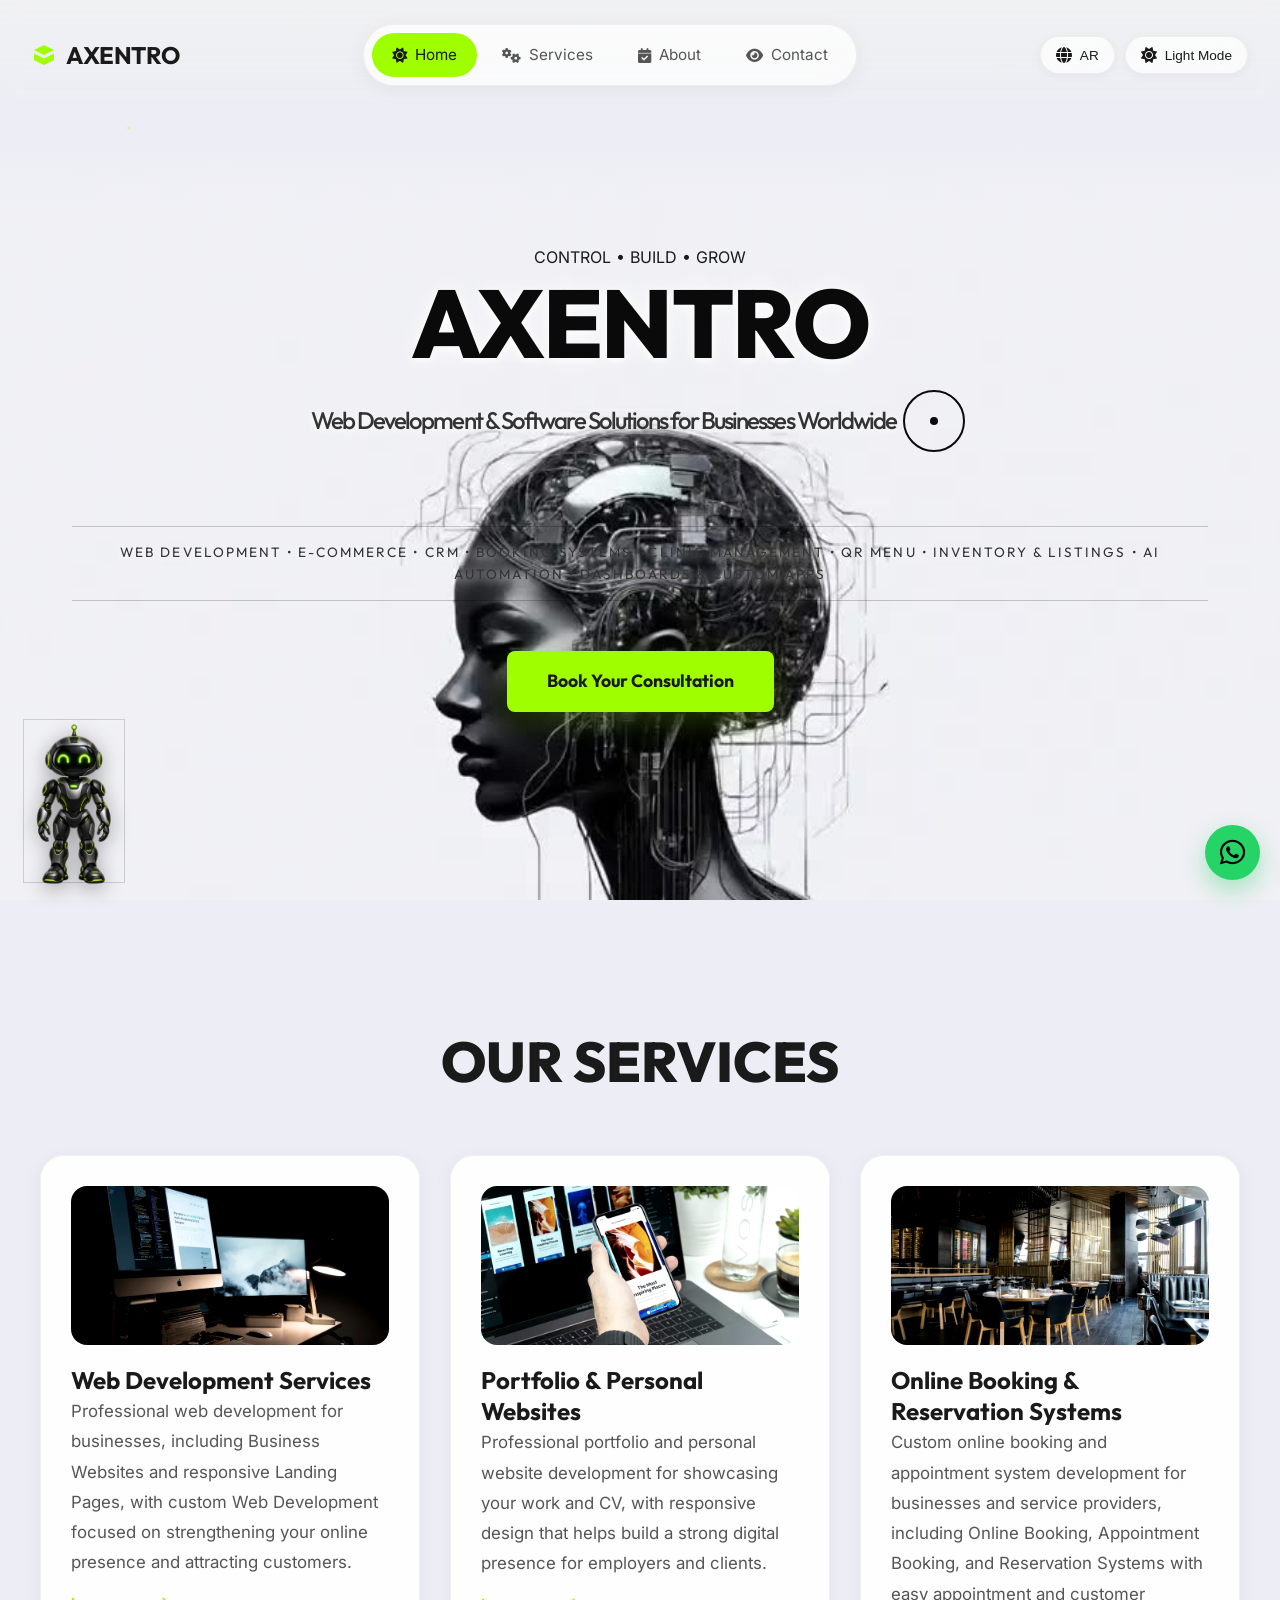
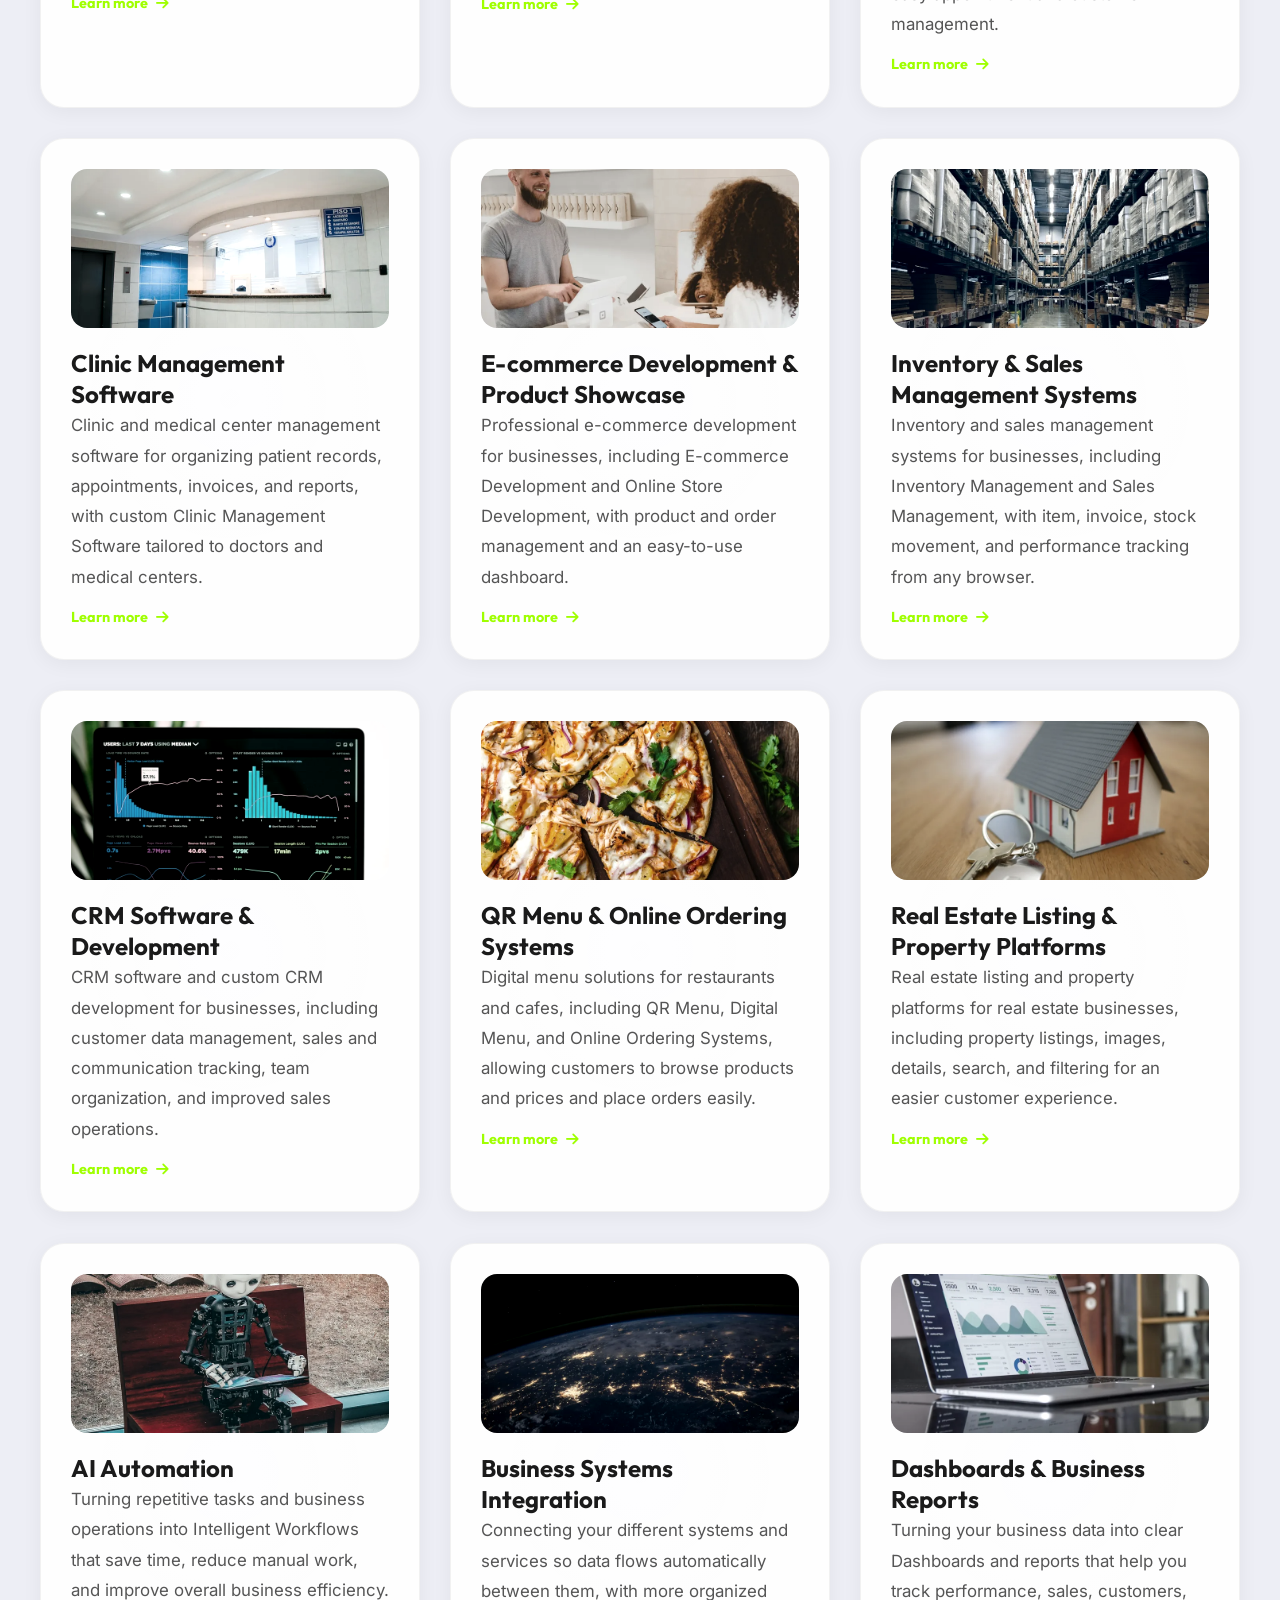
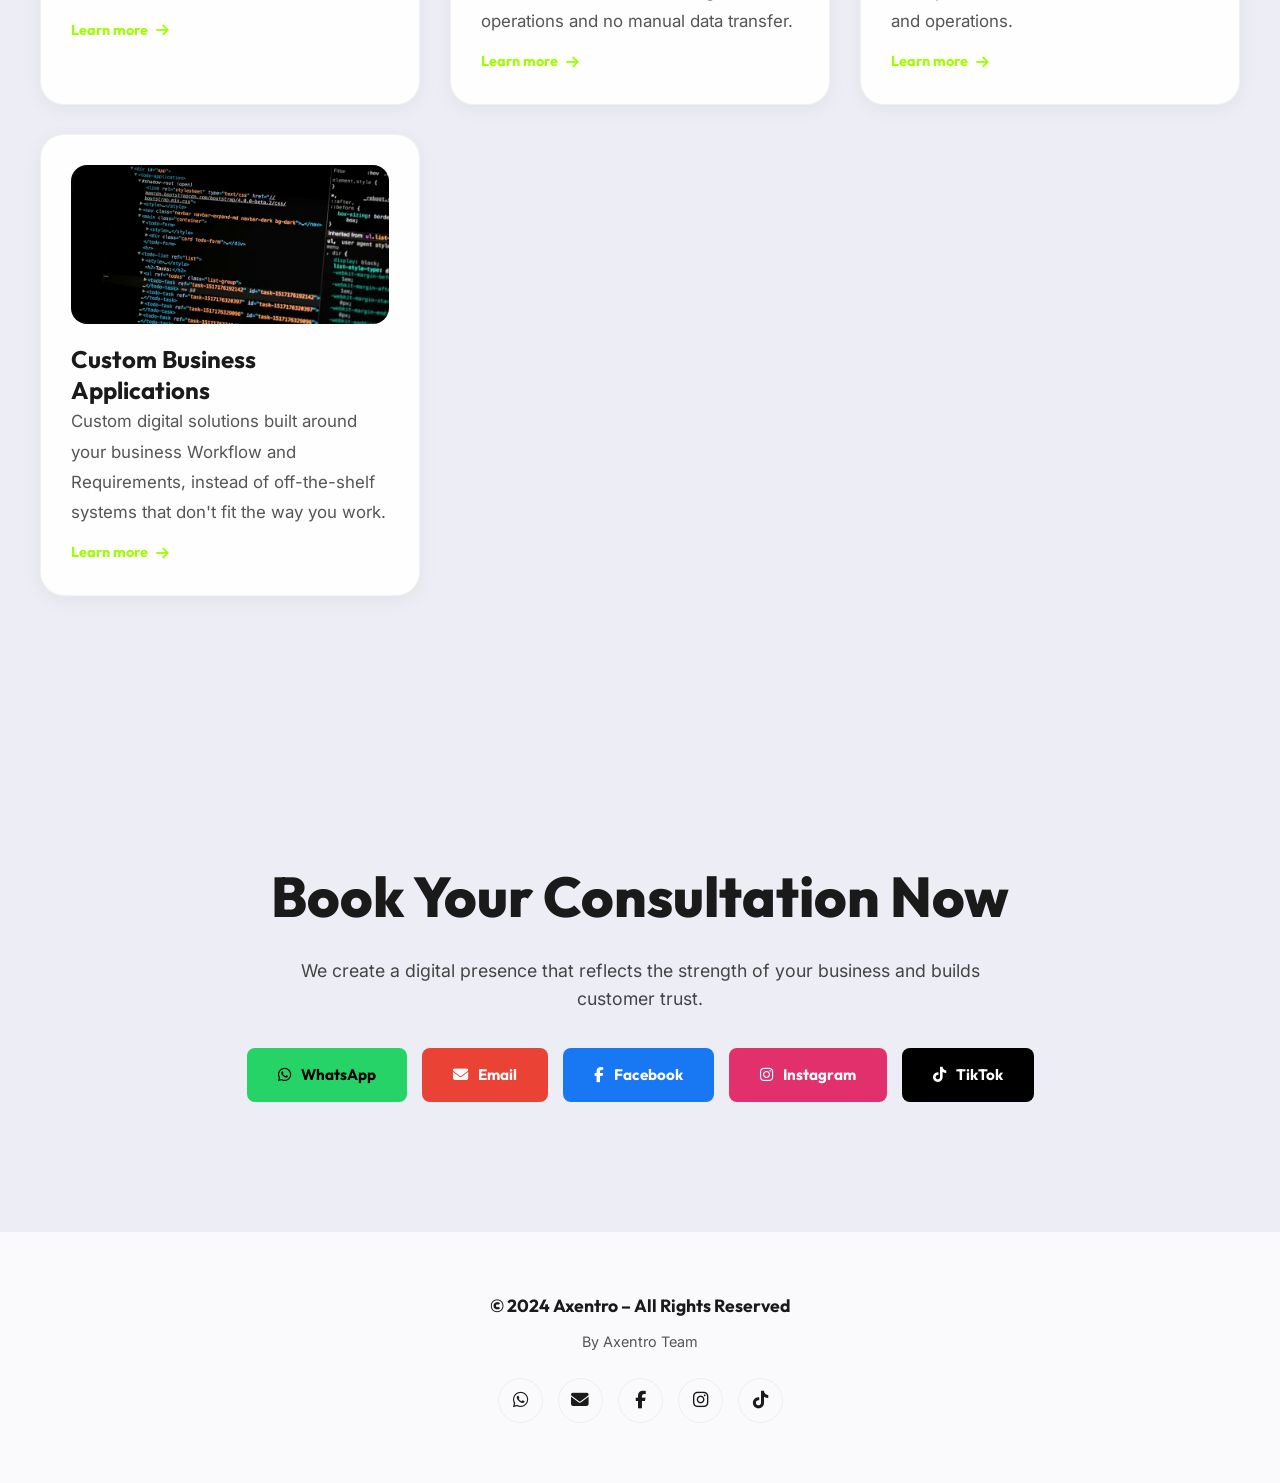
<file: en/index.html>
<!DOCTYPE html>
<html lang="en" dir="ltr" data-theme="light">
<head>
  <meta charset="UTF-8">
  <title>Axentro | Web Development, E-commerce & AI Automation Company — Worldwide</title>
  <meta name="viewport" content="width=device-width, initial-scale=1.0, viewport-fit=cover">
  <meta name="theme-color" content="#EDEEF5">
  <meta name="format-detection" content="telephone=no">
  <meta name="description" content="Axentro is a web development and software company serving clients worldwide — from Egypt and the Gulf to Europe and the Americas: business websites, e-commerce stores, booking & clinic systems, CRM, inventory, AI automation, dashboards, and custom business applications.">

  <!-- Security & SEO Meta Tags (CSP identical to root page) -->
  <meta http-equiv="Content-Security-Policy" content="default-src 'self'; script-src 'self' 'unsafe-inline' https://www.googletagmanager.com https://static.cloudflareinsights.com; style-src 'self' 'unsafe-inline'; img-src 'self' data: https://*.google.com https://*.google.com.eg https://*.google.com.hk https://www.googletagmanager.com; media-src 'self'; font-src 'self'; connect-src 'self' https://www.google-analytics.com https://analytics.google.com https://region1.google-analytics.com https://www.google.com https://www.google.com.eg https://www.googletagmanager.com https://cloudflareinsights.com https://stats.g.doubleclick.net;">
  <meta http-equiv="Permissions-Policy" content="camera=(), microphone=(), geolocation=()">
  <meta name="referrer" content="strict-origin-when-cross-origin">
  <meta name="robots" content="index, follow">
  <meta name="keywords" content="web development company, website design services, custom web development, e-commerce website development, online store development, booking system development, appointment scheduling software, clinic management software, CRM software development, custom CRM for small business, inventory management system, QR menu for restaurants, digital menu ordering, real estate website development, property listing platform, AI automation for business, AI chatbot for website, business systems integration, API integration services, business intelligence dashboards, custom web applications, SaaS development company, MVP development for startups, software outsourcing company, offshore development team, hire web developers, responsive web design, landing page design, SEO friendly website, fast website development, web agency Egypt, web development Middle East, Axentro">
    <link rel="canonical" href="https://axentro.site/en/">
  <!-- Language alternatives (hreflang) -->
  <link rel="alternate" hreflang="ar" href="https://axentro.site/">
  <link rel="alternate" hreflang="en" href="https://axentro.site/en/">
  <link rel="alternate" hreflang="x-default" href="https://axentro.site/en/">

  <!-- Open Graph / Twitter Cards -->
  <meta property="og:site_name" content="Axentro">
  <meta property="og:type" content="website">
  <meta property="og:locale" content="en_US">
  <meta property="og:locale:alternate" content="ar_EG">
  <meta property="og:url" content="https://axentro.site/en/">
  <meta property="og:title" content="Axentro | Web Development, E-commerce & AI Automation Company — Worldwide">
  <meta property="og:description" content="Axentro provides web development, software development, e-commerce, CRM, booking systems, and custom digital solutions for businesses worldwide.">
  <meta property="og:image" content="https://axentro.site/assets/images/og-image.jpg">
  <meta property="og:image:secure_url" content="https://axentro.site/assets/images/og-image.jpg">
  <meta property="og:image:type" content="image/jpeg">
  <meta property="og:image:width" content="1200">
  <meta property="og:image:height" content="630">
  <meta property="og:image:alt" content="Axentro | Web Development, E-commerce & AI Automation Company — Worldwide">
  <meta name="twitter:card" content="summary_large_image">
  <meta name="twitter:title" content="Axentro | Web Development, E-commerce & AI Automation Company — Worldwide">
  <meta name="twitter:description" content="Axentro provides web development, software development, e-commerce, CRM, booking systems, and custom digital solutions for businesses worldwide.">
  <meta name="twitter:image" content="https://axentro.site/assets/images/og-image.jpg">
  <meta name="twitter:image:alt" content="Axentro | Web Development, E-commerce & AI Automation Company — Worldwide">

  <!-- Favicon & Manifest (absolute paths) -->
  <link rel="icon" type="image/png" sizes="32x32" href="/favicon.png">
  <link rel="icon" type="image/png" sizes="16x16" href="/favicon.png">
  <link rel="apple-touch-icon" href="/favicon.png">
  <link rel="manifest" href="/manifest.json">

  <!-- Performance Optimization: Preconnect -->
  
  
  
  <link rel="preconnect" href="https://www.googletagmanager.com">

  <!-- Stylesheets (absolute paths) -->
  <link rel="preload" as="image" href="/assets/video/hero-poster-v2.jpg" fetchpriority="high">
  <style>
@font-face{font-family:'Inter';font-style:normal;font-weight:400;font-display:swap;src:url('/assets/fonts/inter-400-latin.woff2') format('woff2');unicode-range:U+0000-00FF,U+0131,U+0152-0153,U+02BB-02BC,U+02C6,U+02DA,U+02DC,U+0304,U+0308,U+0329,U+2000-206F,U+20AC,U+2122,U+2191,U+2193,U+2212,U+2215,U+FEFF,U+FFFD}@font-face{font-family:'Inter';font-style:normal;font-weight:500;font-display:swap;src:url('/assets/fonts/inter-500-latin.woff2') format('woff2');unicode-range:U+0000-00FF,U+0131,U+0152-0153,U+02BB-02BC,U+02C6,U+02DA,U+02DC,U+0304,U+0308,U+0329,U+2000-206F,U+20AC,U+2122,U+2191,U+2193,U+2212,U+2215,U+FEFF,U+FFFD}@font-face{font-family:'Inter';font-style:normal;font-weight:600;font-display:swap;src:url('/assets/fonts/inter-600-latin.woff2') format('woff2');unicode-range:U+0000-00FF,U+0131,U+0152-0153,U+02BB-02BC,U+02C6,U+02DA,U+02DC,U+0304,U+0308,U+0329,U+2000-206F,U+20AC,U+2122,U+2191,U+2193,U+2212,U+2215,U+FEFF,U+FFFD}@font-face{font-family:'Inter';font-style:normal;font-weight:700;font-display:swap;src:url('/assets/fonts/inter-700-latin.woff2') format('woff2');unicode-range:U+0000-00FF,U+0131,U+0152-0153,U+02BB-02BC,U+02C6,U+02DA,U+02DC,U+0304,U+0308,U+0329,U+2000-206F,U+20AC,U+2122,U+2191,U+2193,U+2212,U+2215,U+FEFF,U+FFFD}@font-face{font-family:'Outfit';font-style:normal;font-weight:400;font-display:swap;src:url('/assets/fonts/outfit-400-latin.woff2') format('woff2');unicode-range:U+0000-00FF,U+0131,U+0152-0153,U+02BB-02BC,U+02C6,U+02DA,U+02DC,U+0304,U+0308,U+0329,U+2000-206F,U+20AC,U+2122,U+2191,U+2193,U+2212,U+2215,U+FEFF,U+FFFD}@font-face{font-family:'Outfit';font-style:normal;font-weight:500;font-display:swap;src:url('/assets/fonts/outfit-500-latin.woff2') format('woff2');unicode-range:U+0000-00FF,U+0131,U+0152-0153,U+02BB-02BC,U+02C6,U+02DA,U+02DC,U+0304,U+0308,U+0329,U+2000-206F,U+20AC,U+2122,U+2191,U+2193,U+2212,U+2215,U+FEFF,U+FFFD}@font-face{font-family:'Outfit';font-style:normal;font-weight:600;font-display:swap;src:url('/assets/fonts/outfit-600-latin.woff2') format('woff2');unicode-range:U+0000-00FF,U+0131,U+0152-0153,U+02BB-02BC,U+02C6,U+02DA,U+02DC,U+0304,U+0308,U+0329,U+2000-206F,U+20AC,U+2122,U+2191,U+2193,U+2212,U+2215,U+FEFF,U+FFFD}@font-face{font-family:'Outfit';font-style:normal;font-weight:700;font-display:swap;src:url('/assets/fonts/outfit-700-latin.woff2') format('woff2');unicode-range:U+0000-00FF,U+0131,U+0152-0153,U+02BB-02BC,U+02C6,U+02DA,U+02DC,U+0304,U+0308,U+0329,U+2000-206F,U+20AC,U+2122,U+2191,U+2193,U+2212,U+2215,U+FEFF,U+FFFD}@font-face{font-family:'Outfit';font-style:normal;font-weight:800;font-display:swap;src:url('/assets/fonts/outfit-800-latin.woff2') format('woff2');unicode-range:U+0000-00FF,U+0131,U+0152-0153,U+02BB-02BC,U+02C6,U+02DA,U+02DC,U+0304,U+0308,U+0329,U+2000-206F,U+20AC,U+2122,U+2191,U+2193,U+2212,U+2215,U+FEFF,U+FFFD}

.fa{font-family:var(--fa-style-family,"Font Awesome 6 Free");font-weight:var(--fa-style,900)}.fa,.fa-brands,.fa-classic,.fa-regular,.fa-sharp,.fa-solid,.fab,.far,.fas{-moz-osx-font-smoothing:grayscale;-webkit-font-smoothing:antialiased;display:var(--fa-display,inline-block);font-style:normal;font-variant:normal;line-height:1;text-rendering:auto}.fa-classic,.fa-regular,.fa-solid,.far,.fas{font-family:"Font Awesome 6 Free"}.fa-brands,.fab{font-family:"Font Awesome 6 Brands"}.fa-1x{font-size:1em}.fa-2x{font-size:2em}.fa-3x{font-size:3em}.fa-4x{font-size:4em}.fa-5x{font-size:5em}.fa-6x{font-size:6em}.fa-7x{font-size:7em}.fa-8x{font-size:8em}.fa-9x{font-size:9em}.fa-10x{font-size:10em}.fa-2xs{font-size:.625em;line-height:.1em;vertical-align:.225em}.fa-xs{font-size:.75em;line-height:.08333em;vertical-align:.125em}.fa-sm{font-size:.875em;line-height:.07143em;vertical-align:.05357em}.fa-lg{font-size:1.25em;line-height:.05em;vertical-align:-.075em}.fa-xl{font-size:1.5em;line-height:.04167em;vertical-align:-.125em}.fa-2xl{font-size:2em;line-height:.03125em;vertical-align:-.1875em}.fa-fw{text-align:center;width:1.25em}.fa-ul{list-style-type:none;margin-left:var(--fa-li-margin,2.5em);padding-left:0}.fa-ul>li{position:relative}.fa-li{left:calc(var(--fa-li-width, 2em)*-1);position:absolute;text-align:center;width:var(--fa-li-width,2em);line-height:inherit}.fa-border{border-radius:var(--fa-border-radius,.1em);border:var(--fa-border-width,.08em) var(--fa-border-style,solid) var(--fa-border-color,#eee);padding:var(--fa-border-padding,.2em .25em .15em)}.fa-pull-left{float:left;margin-right:var(--fa-pull-margin,.3em)}.fa-pull-right{float:right;margin-left:var(--fa-pull-margin,.3em)}.fa-beat{-webkit-animation-name:fa-beat;animation-name:fa-beat;-webkit-animation-delay:var(--fa-animation-delay,0s);animation-delay:var(--fa-animation-delay,0s);-webkit-animation-direction:var(--fa-animation-direction,normal);animation-direction:var(--fa-animation-direction,normal);-webkit-animation-duration:var(--fa-animation-duration,1s);animation-duration:var(--fa-animation-duration,1s);-webkit-animation-iteration-count:var(--fa-animation-iteration-count,infinite);animation-iteration-count:var(--fa-animation-iteration-count,infinite);-webkit-animation-timing-function:var(--fa-animation-timing,ease-in-out);animation-timing-function:var(--fa-animation-timing,ease-in-out)}.fa-bounce{-webkit-animation-name:fa-bounce;animation-name:fa-bounce;-webkit-animation-delay:var(--fa-animation-delay,0s);animation-delay:var(--fa-animation-delay,0s);-webkit-animation-direction:var(--fa-animation-direction,normal);animation-direction:var(--fa-animation-direction,normal);-webkit-animation-duration:var(--fa-animation-duration,1s);animation-duration:var(--fa-animation-duration,1s);-webkit-animation-iteration-count:var(--fa-animation-iteration-count,infinite);animation-iteration-count:var(--fa-animation-iteration-count,infinite);-webkit-animation-timing-function:var(--fa-animation-timing,cubic-bezier(.28,.84,.42,1));animation-timing-function:var(--fa-animation-timing,cubic-bezier(.28,.84,.42,1))}.fa-fade{-webkit-animation-name:fa-fade;animation-name:fa-fade;-webkit-animation-iteration-count:var(--fa-animation-iteration-count,infinite);animation-iteration-count:var(--fa-animation-iteration-count,infinite);-webkit-animation-timing-function:var(--fa-animation-timing,cubic-bezier(.4,0,.6,1));animation-timing-function:var(--fa-animation-timing,cubic-bezier(.4,0,.6,1))}.fa-beat-fade,.fa-fade{-webkit-animation-delay:var(--fa-animation-delay,0s);animation-delay:var(--fa-animation-delay,0s);-webkit-animation-direction:var(--fa-animation-direction,normal);animation-direction:var(--fa-animation-direction,normal);-webkit-animation-duration:var(--fa-animation-duration,1s);animation-duration:var(--fa-animation-duration,1s)}.fa-beat-fade{-webkit-animation-name:fa-beat-fade;animation-name:fa-beat-fade;-webkit-animation-iteration-count:var(--fa-animation-iteration-count,infinite);animation-iteration-count:var(--fa-animation-iteration-count,infinite);-webkit-animation-timing-function:var(--fa-animation-timing,cubic-bezier(.4,0,.6,1));animation-timing-function:var(--fa-animation-timing,cubic-bezier(.4,0,.6,1))}.fa-flip{-webkit-animation-name:fa-flip;animation-name:fa-flip;-webkit-animation-delay:var(--fa-animation-delay,0s);animation-delay:var(--fa-animation-delay,0s);-webkit-animation-direction:var(--fa-animation-direction,normal);animation-direction:var(--fa-animation-direction,normal);-webkit-animation-duration:var(--fa-animation-duration,1s);animation-duration:var(--fa-animation-duration,1s);-webkit-animation-iteration-count:var(--fa-animation-iteration-count,infinite);animation-iteration-count:var(--fa-animation-iteration-count,infinite);-webkit-animation-timing-function:var(--fa-animation-timing,ease-in-out);animation-timing-function:var(--fa-animation-timing,ease-in-out)}.fa-shake{-webkit-animation-name:fa-shake;animation-name:fa-shake;-webkit-animation-duration:var(--fa-animation-duration,1s);animation-duration:var(--fa-animation-duration,1s);-webkit-animation-iteration-count:var(--fa-animation-iteration-count,infinite);animation-iteration-count:var(--fa-animation-iteration-count,infinite);-webkit-animation-timing-function:var(--fa-animation-timing,linear);animation-timing-function:var(--fa-animation-timing,linear)}.fa-shake,.fa-spin{-webkit-animation-delay:var(--fa-animation-delay,0s);animation-delay:var(--fa-animation-delay,0s);-webkit-animation-direction:var(--fa-animation-direction,normal);animation-direction:var(--fa-animation-direction,normal)}.fa-spin{-webkit-animation-name:fa-spin;animation-name:fa-spin;-webkit-animation-duration:var(--fa-animation-duration,2s);animation-duration:var(--fa-animation-duration,2s);-webkit-animation-iteration-count:var(--fa-animation-iteration-count,infinite);animation-iteration-count:var(--fa-animation-iteration-count,infinite);-webkit-animation-timing-function:var(--fa-animation-timing,linear);animation-timing-function:var(--fa-animation-timing,linear)}.fa-spin-reverse{--fa-animation-direction:reverse}.fa-pulse,.fa-spin-pulse{-webkit-animation-name:fa-spin;animation-name:fa-spin;-webkit-animation-direction:var(--fa-animation-direction,normal);animation-direction:var(--fa-animation-direction,normal);-webkit-animation-duration:var(--fa-animation-duration,1s);animation-duration:var(--fa-animation-duration,1s);-webkit-animation-iteration-count:var(--fa-animation-iteration-count,infinite);animation-iteration-count:var(--fa-animation-iteration-count,infinite);-webkit-animation-timing-function:var(--fa-animation-timing,steps(8));animation-timing-function:var(--fa-animation-timing,steps(8))}@media (prefers-reduced-motion:reduce){.fa-beat,.fa-beat-fade,.fa-bounce,.fa-fade,.fa-flip,.fa-pulse,.fa-shake,.fa-spin,.fa-spin-pulse{-webkit-animation-delay:-1ms;animation-delay:-1ms;-webkit-animation-duration:1ms;animation-duration:1ms;-webkit-animation-iteration-count:1;animation-iteration-count:1;-webkit-transition-delay:0s;transition-delay:0s;-webkit-transition-duration:0s;transition-duration:0s}}@-webkit-keyframes fa-beat{0%,90%{-webkit-transform:scale(1);transform:scale(1)}45%{-webkit-transform:scale(var(--fa-beat-scale,1.25));transform:scale(var(--fa-beat-scale,1.25))}}@keyframes fa-beat{0%,90%{-webkit-transform:scale(1);transform:scale(1)}45%{-webkit-transform:scale(var(--fa-beat-scale,1.25));transform:scale(var(--fa-beat-scale,1.25))}}@-webkit-keyframes fa-bounce{0%{-webkit-transform:scale(1) translateY(0);transform:scale(1) translateY(0)}10%{-webkit-transform:scale(var(--fa-bounce-start-scale-x,1.1),var(--fa-bounce-start-scale-y,.9)) translateY(0);transform:scale(var(--fa-bounce-start-scale-x,1.1),var(--fa-bounce-start-scale-y,.9)) translateY(0)}30%{-webkit-transform:scale(var(--fa-bounce-jump-scale-x,.9),var(--fa-bounce-jump-scale-y,1.1)) translateY(var(--fa-bounce-height,-.5em));transform:scale(var(--fa-bounce-jump-scale-x,.9),var(--fa-bounce-jump-scale-y,1.1)) translateY(var(--fa-bounce-height,-.5em))}50%{-webkit-transform:scale(var(--fa-bounce-land-scale-x,1.05),var(--fa-bounce-land-scale-y,.95)) translateY(0);transform:scale(var(--fa-bounce-land-scale-x,1.05),var(--fa-bounce-land-scale-y,.95)) translateY(0)}57%{-webkit-transform:scale(1) translateY(var(--fa-bounce-rebound,-.125em));transform:scale(1) translateY(var(--fa-bounce-rebound,-.125em))}64%{-webkit-transform:scale(1) translateY(0);transform:scale(1) translateY(0)}to{-webkit-transform:scale(1) translateY(0);transform:scale(1) translateY(0)}}@keyframes fa-bounce{0%{-webkit-transform:scale(1) translateY(0);transform:scale(1) translateY(0)}10%{-webkit-transform:scale(var(--fa-bounce-start-scale-x,1.1),var(--fa-bounce-start-scale-y,.9)) translateY(0);transform:scale(var(--fa-bounce-start-scale-x,1.1),var(--fa-bounce-start-scale-y,.9)) translateY(0)}30%{-webkit-transform:scale(var(--fa-bounce-jump-scale-x,.9),var(--fa-bounce-jump-scale-y,1.1)) translateY(var(--fa-bounce-height,-.5em));transform:scale(var(--fa-bounce-jump-scale-x,.9),var(--fa-bounce-jump-scale-y,1.1)) translateY(var(--fa-bounce-height,-.5em))}50%{-webkit-transform:scale(var(--fa-bounce-land-scale-x,1.05),var(--fa-bounce-land-scale-y,.95)) translateY(0);transform:scale(var(--fa-bounce-land-scale-x,1.05),var(--fa-bounce-land-scale-y,.95)) translateY(0)}57%{-webkit-transform:scale(1) translateY(var(--fa-bounce-rebound,-.125em));transform:scale(1) translateY(var(--fa-bounce-rebound,-.125em))}64%{-webkit-transform:scale(1) translateY(0);transform:scale(1) translateY(0)}to{-webkit-transform:scale(1) translateY(0);transform:scale(1) translateY(0)}}@-webkit-keyframes fa-fade{50%{opacity:var(--fa-fade-opacity,.4)}}@keyframes fa-fade{50%{opacity:var(--fa-fade-opacity,.4)}}@-webkit-keyframes fa-beat-fade{0%,to{opacity:var(--fa-beat-fade-opacity,.4);-webkit-transform:scale(1);transform:scale(1)}50%{opacity:1;-webkit-transform:scale(var(--fa-beat-fade-scale,1.125));transform:scale(var(--fa-beat-fade-scale,1.125))}}@keyframes fa-beat-fade{0%,to{opacity:var(--fa-beat-fade-opacity,.4);-webkit-transform:scale(1);transform:scale(1)}50%{opacity:1;-webkit-transform:scale(var(--fa-beat-fade-scale,1.125));transform:scale(var(--fa-beat-fade-scale,1.125))}}@-webkit-keyframes fa-flip{50%{-webkit-transform:rotate3d(var(--fa-flip-x,0),var(--fa-flip-y,1),var(--fa-flip-z,0),var(--fa-flip-angle,-180deg));transform:rotate3d(var(--fa-flip-x,0),var(--fa-flip-y,1),var(--fa-flip-z,0),var(--fa-flip-angle,-180deg))}}@keyframes fa-flip{50%{-webkit-transform:rotate3d(var(--fa-flip-x,0),var(--fa-flip-y,1),var(--fa-flip-z,0),var(--fa-flip-angle,-180deg));transform:rotate3d(var(--fa-flip-x,0),var(--fa-flip-y,1),var(--fa-flip-z,0),var(--fa-flip-angle,-180deg))}}@-webkit-keyframes fa-shake{0%{-webkit-transform:rotate(-15deg);transform:rotate(-15deg)}4%{-webkit-transform:rotate(15deg);transform:rotate(15deg)}8%,24%{-webkit-transform:rotate(-18deg);transform:rotate(-18deg)}12%,28%{-webkit-transform:rotate(18deg);transform:rotate(18deg)}16%{-webkit-transform:rotate(-22deg);transform:rotate(-22deg)}20%{-webkit-transform:rotate(22deg);transform:rotate(22deg)}32%{-webkit-transform:rotate(-12deg);transform:rotate(-12deg)}36%{-webkit-transform:rotate(12deg);transform:rotate(12deg)}40%,to{-webkit-transform:rotate(0deg);transform:rotate(0deg)}}@keyframes fa-shake{0%{-webkit-transform:rotate(-15deg);transform:rotate(-15deg)}4%{-webkit-transform:rotate(15deg);transform:rotate(15deg)}8%,24%{-webkit-transform:rotate(-18deg);transform:rotate(-18deg)}12%,28%{-webkit-transform:rotate(18deg);transform:rotate(18deg)}16%{-webkit-transform:rotate(-22deg);transform:rotate(-22deg)}20%{-webkit-transform:rotate(22deg);transform:rotate(22deg)}32%{-webkit-transform:rotate(-12deg);transform:rotate(-12deg)}36%{-webkit-transform:rotate(12deg);transform:rotate(12deg)}40%,to{-webkit-transform:rotate(0deg);transform:rotate(0deg)}}@-webkit-keyframes fa-spin{0%{-webkit-transform:rotate(0deg);transform:rotate(0deg)}to{-webkit-transform:rotate(1turn);transform:rotate(1turn)}}@keyframes fa-spin{0%{-webkit-transform:rotate(0deg);transform:rotate(0deg)}to{-webkit-transform:rotate(1turn);transform:rotate(1turn)}}.fa-rotate-90{-webkit-transform:rotate(90deg);transform:rotate(90deg)}.fa-rotate-180{-webkit-transform:rotate(180deg);transform:rotate(180deg)}.fa-rotate-270{-webkit-transform:rotate(270deg);transform:rotate(270deg)}.fa-flip-horizontal{-webkit-transform:scaleX(-1);transform:scaleX(-1)}.fa-flip-vertical{-webkit-transform:scaleY(-1);transform:scaleY(-1)}.fa-flip-both,.fa-flip-horizontal.fa-flip-vertical{-webkit-transform:scale(-1);transform:scale(-1)}.fa-rotate-by{-webkit-transform:rotate(var(--fa-rotate-angle,none));transform:rotate(var(--fa-rotate-angle,none))}.fa-stack{display:inline-block;height:2em;line-height:2em;position:relative;vertical-align:middle;width:2.5em}.fa-stack-1x,.fa-stack-2x{left:0;position:absolute;text-align:center;width:100%;z-index:var(--fa-stack-z-index,auto)}.fa-stack-1x{line-height:inherit}.fa-stack-2x{font-size:2em}.fa-inverse{color:var(--fa-inverse,#fff)}

.fa-chevron-circle-right:before,.fa-trash-alt:before,.fa-user-times:before,.fa-comment-alt:before,.fa-compress-alt:before,.fa-file-alt:before,.fa-file-lines:before,.fa-calendar-alt:before,.fa-volleyball-ball:before,.fa-sort-desc:before,.fa-circle-minus:before,.fa-right-from-bracket:before,.fa-heart-music-camera-bolt:before,.fa-microphone-alt-slash:before,.fa-magnifying-glass-location:before,.fa-forward-step:before,.fa-face-smile-beam:before,.fa-football-ball:before,.fa-angle-double-down:before,.fa-beer-mug-empty:before,.fa-arrow-up-long:before,.fa-burn:before,.fa-male:before,.fa-face-grin-stars:before,.fa-pastafarianism:before,.fa-spoon:before,.fa-envelopes-bulk:before,.fa-circle-h:before,.fa-address-book:before,.fa-pencil-alt:before,.fa-comments:before{content:"\f086"}.fa-file-clipboard:before,.fa-truck-loading:before,.fa-scroll-torah:before,.fa-broom-ball:before,.fa-quidditch-broom-ball:before,.fa-archive:before,.fa-arrow-down-9-1:before,.fa-sort-numeric-desc:before,.fa-face-grin-tongue-squint:before,.fa-earth-africa:before,.fa-tablet-alt:before,.fa-face-flushed:before,.fa-gavel:before,.fa-bell-concierge:before,.fa-pen-ruler:before,.fa-people-arrows-left-right:before,.fa-caret-square-right:before,.fa-cut:before,.fa-digital-tachograph:before,.fa-mail-reply:before,.fa-minus-square:before,.fa-caret-square-down:before,.fa-bars:before,.fa-hourglass-3:before,.fa-heart-broken:before,.fa-external-link-square-alt:before,.fa-face-kiss-beam:before,.fa-circle-exclamation:before,.fa-arrow-right-from-bracket:before,.fa-chevron-circle-down:before,.fa-unlock-alt:before,.fa-headphones-alt:before,.fa-circle-dollar-to-slot:before,.fa-volume-down:before,.fa-wheat-alt:before,.fa-check-square:before,.fa-header:before,.fa-list-squares:before,.fa-phone-square-alt:before,.fa-circle-dot:before,.fa-dizzy:before,.fa-futbol-ball:before,.fa-futbol:before,.fa-paint-brush:before,.fa-hot-tub-person:before,.fa-map-location:before,.fa-edit:before,.fa-share-alt:before,.fa-hourglass-2:before,.fa-bag-shopping:before,.fa-arrow-down-z-a:before,.fa-sort-alpha-desc:before,.fa-hand-paper:before,.fa-face-kiss:before,.fa-face-grin-tongue:before,.fa-face-grin-wink:before,.fa-deaf:before,.fa-deafness:before,.fa-ear-deaf:before,.fa-rss-square:before,.fa-hryvnia-sign:before,.fa-face-grin-wide:before,.fa-rod-asclepius:before,.fa-rod-snake:before,.fa-staff-aesculapius:before,.fa-ambulance:before,.fa-temperature-2:before,.fa-temperature-half:before,.fa-thermometer-2:before,.fa-poo-bolt:before,.fa-face-frown-open:before,.fa-folder-blank:before,.fa-file-medical-alt:before,.fa-dashboard:before,.fa-gauge-med:before,.fa-gauge:before,.fa-magic-wand-sparkles:before,.fa-pen-alt:before,.fa-shuttle-van:before,.fa-caret-square-left:before,.fa-globe:before{content:"\f0ac"}.fa-area-chart:before,.fa-ban:before,.fa-air-freshener:before,.fa-arrow-pointer:before,.fa-expand-arrows-alt:before,.fa-shapes:before,.fa-random:before,.fa-person-running:before,.fa-computer-mouse:before,.fa-arrow-right-to-bracket:before,.fa-shop-slash:before,.fa-hourglass-1:before,.fa-right-to-bracket:before,.fa-heart-pulse:before,.fa-people-carry-box:before,.fa-weight-scale:before,.fa-user-friends:before,.fa-arrow-up-a-z:before,.fa-face-laugh-squint:before,.fa-arrow-circle-up:before,.fa-person-walking:before,.fa-bed-pulse:before,.fa-shuttle-space:before,.fa-face-laugh:before,.fa-microphone-alt:before,.fa-headset:before{content:"\f590"}.fa-mars-stroke-up:before,.fa-champagne-glasses:before,.fa-file-arrow-up:before,.fa-wifi-3:before,.fa-wifi-strong:before,.fa-bath:before,.fa-user-edit:before,.fa-border-style:before,.fa-map-location-dot:before,.fa-poll:before,.fa-battery-car:before,.fa-mars-stroke-h:before,.fa-hand-back-fist:before,.fa-caret-square-up:before,.fa-bar-chart:before,.fa-hands-bubbles:before,.fa-eye-low-vision:before,.fa-plus-square:before,.fa-glass-martini-alt:before,.fa-rotate-back:before,.fa-rotate-backward:before,.fa-rotate-left:before,.fa-columns:before,.fa-dolly-box:before,.fa-compress-arrows-alt:before,.fa-angle-double-right:before,.fa-circle-play:before,.fa-eur:before,.fa-euro-sign:before,.fa-check-circle:before,.fa-circle-stop:before,.fa-compass-drafting:before,.fa-id-badge:before{content:"\f2c1"}.fa-face-laugh-beam:before,.fa-chevron-circle-up:before,.fa-gbp:before,.fa-pound-sign:before,.fa-arrow-down-long:before,.fa-mail-reply-all:before,.fa-person-skating:before,.fa-filter-circle-dollar:before,.fa-arrow-circle-down:before,.fa-arrow-right-to-file:before,.fa-external-link-square:before,.fa-temperature-0:before,.fa-temperature-empty:before,.fa-thermometer-0:before,.fa-address-card:before,.fa-contact-card:before,.fa-balance-scale-right:before,.fa-diamond-turn-right:before,.fa-house-laptop:before,.fa-face-tired:before,.fa-cloud-arrow-up:before,.fa-cloud-upload-alt:before,.fa-seedling:before,.fa-arrows-alt-h:before,.fa-arrow-circle-left:before,.fa-arrow-down-wide-short:before,.fa-sort-amount-asc:before,.fa-cloud-bolt:before,.fa-remove-format:before,.fa-face-smile-wink:before,.fa-arrows-h:before,.fa-cloud-arrow-down:before,.fa-cloud-download-alt:before,.fa-blackboard:before,.fa-user-alt-slash:before,.fa-handshake-alt-slash:before,.fa-arrows-rotate:before,.fa-refresh:before,.fa-shield-alt:before,.fa-atlas:before,.fa-house-chimney-crack:before,.fa-file-archive:before,.fa-glass-martini:before,.fa-person-skiing:before,.fa-temperature-arrow-down:before,.fa-feather-alt:before,.fa-ad:before,.fa-arrow-circle-right:before,.fa-sort:before,.fa-list-1-2:before,.fa-list-numeric:before,.fa-money-check-alt:before,.fa-face-kiss-wink-heart:before,.fa-arrows-alt:before,.fa-star-half-alt:before,.fa-code:before{content:"\f121"}.fa-glass-whiskey:before,.fa-arrow-up-right-from-square:before,.fa-krw:before,.fa-won-sign:before,.fa-cab:before,.fa-chart-pie:before,.fa-face-grin-beam:before,.fa-location-pin:before,.fa-hard-hat:before,.fa-hat-hard:before,.fa-arrow-alt-circle-right:before,.fa-face-rolling-eyes:before,.fa-chart-line:before,.fa-arrow-right:before{content:"\f061"}.fa-map-signs:before,.fa-screwdriver-wrench:before,.fa-home-user:before,.fa-cocktail:before,.fa-face-surprise:before,.fa-circle-pause:before,.fa-apple-alt:before,.fa-temperature-1:before,.fa-temperature-quarter:before,.fa-thermometer-1:before,.fa-poll-h:before,.fa-backward-fast:before,.fa-basketball-ball:before,.fa-arrow-alt-circle-up:before,.fa-mobile-alt:before,.fa-volume-high:before,.fa-burger:before,.fa-rupee-sign:before,.fa-circle-question:before,.fa-phone-alt:before,.fa-fast-forward:before,.fa-face-meh-blank:before,.fa-parking:before,.fa-bars-progress:before,.fa-cart-flatbed:before,.fa-ban-smoking:before,.fa-basket-shopping:before,.fa-bus-alt:before,.fa-eye:before{content:"\f06e"}.fa-face-sad-cry:before,.fa-signal-5:before,.fa-signal-perfect:before,.fa-home-lg:before,.fa-window-maximize:before{content:"\f2d0"}.fa-face-frown:before,.fa-shop:before,.fa-floppy-disk:before,.fa-balance-scale-left:before,.fa-sort-asc:before,.fa-comment-dots:before,.fa-face-grin-squint:before,.fa-hand-holding-dollar:before,.fa-hands-praying:before,.fa-arrow-right-rotate:before,.fa-arrow-rotate-forward:before,.fa-arrow-rotate-right:before,.fa-location-crosshairs:before,.fa-face-grin-tears:before,.fa-phone:before{content:"\f095"}.fa-calendar-times:before,.fa-user-cog:before,.fa-arrow-up-1-9:before,.fa-digging:before,.fa-gauge-simple-med:before,.fa-gauge-simple:before,.fa-quote-right-alt:before,.fa-shirt:before,.fa-t-shirt:before,.fa-tenge-sign:before,.fa-arrow-left:before{content:"\f060"}.fa-external-link-alt:before,.fa-table-cells:before,.fa-bible:before,.fa-medkit:before,.fa-female:before,.fa-briefcase-clock:before,.fa-table-cells-large:before,.fa-book-tanakh:before,.fa-phone-volume:before,.fa-birthday-cake:before,.fa-cake-candles:before,.fa-envelope:before{content:"\f0e0"}.fa-angle-double-up:before,.fa-arrow-up-9-1:before,.fa-hourglass-empty:before,.fa-user-doctor:before,.fa-user-md:before{content:"\f0f0"}.fa-circle-info:before,.fa-camera-alt:before,.fa-arrow-down-1-9:before,.fa-sort-numeric-asc:before,.fa-hand-holding-droplet:before,.fa-calendar-check:before{content:"\f274"}.fa-prescription-bottle-alt:before,.fa-arrow-down-a-z:before,.fa-sort-alpha-asc:before,.fa-arrow-left-rotate:before,.fa-arrow-rotate-back:before,.fa-arrow-rotate-backward:before,.fa-arrow-rotate-left:before,.fa-hard-drive:before,.fa-face-grin-squint-tears:before,.fa-list-alt:before,.fa-person-skiing-nordic:before,.fa-arrow-alt-circle-left:before,.fa-subway:before,.fa-indian-rupee-sign:before,.fa-indian-rupee:before,.fa-crop-alt:before,.fa-money-bill-1:before,.fa-left-long:before,.fa-minus:before,.fa-arrow-left-long:before,.fa-american-sign-language-interpreting:before,.fa-asl-interpreting:before,.fa-hands-american-sign-language-interpreting:before,.fa-cog:before,.fa-droplet-slash:before,.fa-cart-shopping:before,.fa-shopping-cart:before{content:"\f07a"}.fa-arrow-turn-up:before,.fa-square-root-alt:before,.fa-clock-four:before,.fa-backward-step:before,.fa-clinic-medical:before,.fa-temperature-3:before,.fa-temperature-three-quarters:before,.fa-thermometer-3:before,.fa-mobile-android-alt:before,.fa-battery-3:before,.fa-sliders-h:before,.fa-ellipsis-v:before,.fa-long-arrow-alt-right:before,.fa-teletype:before,.fa-hiking:before,.fa-cable-car:before,.fa-face-grin:before,.fa-backspace:before,.fa-eye-dropper-empty:before,.fa-eye-dropper:before,.fa-mobile-android:before,.fa-mobile-phone:before,.fa-face-meh:before,.fa-book-dead:before,.fa-drivers-license:before,.fa-dedent:before,.fa-home-alt:before,.fa-home-lg-alt:before,.fa-home:before,.fa-arrow-right-arrow-left:before,.fa-redo-alt:before,.fa-rotate-forward:before,.fa-cutlery:before,.fa-arrow-up-wide-short:before,.fa-broadcast-tower:before,.fa-long-arrow-alt-up:before,.fa-file-arrow-down:before,.fa-bolt:before,.fa-cny:before,.fa-jpy:before,.fa-rmb:before,.fa-yen-sign:before,.fa-rouble:before,.fa-rub:before,.fa-ruble-sign:before,.fa-sun:before{content:"\f185"}.fa-face-laugh-wink:before,.fa-arrow-alt-circle-down:before,.fa-arrow-down-short-wide:before,.fa-sort-amount-desc:before,.fa-arrow-right-long:before,.fa-ellipsis-h:before,.fa-first-aid:before,.fa-credit-card-alt:before,.fa-automobile:before,.fa-book-open-reader:before,.fa-temperature-arrow-up:before,.fa-h-square:before,.fa-temperature-4:before,.fa-temperature-full:before,.fa-thermometer-4:before,.fa-hands-helping:before,.fa-location-dot:before,.fa-person-swimming:before,.fa-droplet:before,.fa-earth-america:before,.fa-earth-americas:before,.fa-earth:before,.fa-battery-0:before,.fa-gauge-high:before,.fa-tachometer-alt-fast:before,.fa-hospital-alt:before,.fa-hospital-wide:before,.fa-bars-staggered:before,.fa-reorder:before,.fa-blind:before,.fa-check-to-slot:before,.fa-boxes-alt:before,.fa-boxes-stacked:before,.fa-chain:before,.fa-link:before{content:"\f0c1"}.fa-assistive-listening-systems:before,.fa-magnifying-glass:before,.fa-ping-pong-paddle-ball:before,.fa-table-tennis-paddle-ball:before,.fa-diagnoses:before,.fa-trash-can-arrow-up:before,.fa-file-edit:before,.fa-pen-square:before,.fa-pencil-square:before,.fa-chevron-down:before{content:"\f078"}.fa-battery-5:before,.fa-battery-full:before,.fa-list-dots:before,.fa-down-long:before,.fa-landmark-alt:before,.fa-television:before,.fa-tv-alt:before,.fa-list-check:before,.fa-circle-user:before,.fa-car-burst:before,.fa-person-snowboarding:before,.fa-shipping-fast:before,.fa-adjust:before,.fa-circle-radiation:before,.fa-baseball-ball:before,.fa-diagram-project:before,.fa-volume-mute:before,.fa-volume-times:before,.fa-grip-horizontal:before,.fa-share-from-square:before,.fa-child-combatant:before,.fa-phone-square:before,.fa-add:before,.fa-close:before,.fa-multiply:before,.fa-remove:before,.fa-times:before,.fa-arrows-up-down-left-right:before,.fa-chalkboard-teacher:before,.fa-chalkboard-user:before{content:"\f51c"}.fa-quote-left-alt:before,.fa-trash-arrow-up:before,.fa-ils:before,.fa-shekel-sign:before,.fa-shekel:before,.fa-sheqel-sign:before,.fa-photo-film:before,.fa-sign-hanging:before,.fa-tablet-android:before,.fa-car-alt:before,.fa-battery-2:before,.fa-baby-carriage:before,.fa-percent:before,.fa-face-smile:before,.fa-thumb-tack:before,.fa-person-praying:before,.fa-rotate:before,.fa-robot:before{content:"\f544"}.fa-cogs:before,.fa-gears:before{content:"\f085"}.fa-face-grin-hearts:before,.fa-transgender-alt:before,.fa-arrow-turn-down:before,.fa-award:before{content:"\f559"}.fa-ticket-alt:before,.fa-building:before{content:"\f1ad"}.fa-angle-double-left:before,.fa-qrcode:before{content:"\f029"}.fa-clock-rotate-left:before,.fa-face-grin-beam-sweat:before,.fa-arrow-right-from-file:before,.fa-shield-blank:before,.fa-arrow-up-short-wide:before,.fa-golf-ball-tee:before,.fa-chevron-circle-left:before,.fa-magic:before,.fa-moon:before{content:"\f186"}.fa-wine-glass-alt:before,.fa-biking:before,.fa-earth-oceania:before,.fa-square-xmark:before,.fa-times-square:before,.fa-expand-alt:before,.fa-arrows-alt-v:before,.fa-bahai:before,.fa-circle-plus:before,.fa-face-grin-tongue-wink:before,.fa-chain-broken:before,.fa-chain-slash:before,.fa-link-slash:before,.fa-arrow-up-z-a:before,.fa-fire-alt:before,.fa-book-quran:before,.fa-angry:before,.fa-feed:before,.fa-balance-scale:before,.fa-gauge-simple-high:before,.fa-tachometer-fast:before,.fa-desktop-alt:before,.fa-table-list:before,.fa-comment-sms:before,.fa-battery-4:before,.fa-fist-raised:before,.fa-image-portrait:before,.fa-earth-europe:before,.fa-cart-flatbed-suitcase:before,.fa-rectangle-times:before,.fa-rectangle-xmark:before,.fa-times-rectangle:before,.fa-book-journal-whills:before,.fa-exclamation-triangle:before,.fa-triangle-exclamation:before,.fa-mail-forward:before,.fa-exchange-alt:before,.fa-paper-plane:before{content:"\f1d8"}.fa-money-bill-1-wave:before,.fa-hands:before,.fa-sign-language:before,.fa-ladder-water:before,.fa-swimming-pool:before,.fa-arrows-up-down:before,.fa-face-grimace:before,.fa-wheelchair-alt:before,.fa-level-down-alt:before,.fa-envelope-square:before,.fa-band-aid:before,.fa-circle-xmark:before,.fa-times-circle:before,.fa-earth-asia:before,.fa-id-card-alt:before,.fa-magnifying-glass-plus:before,.fa-allergies:before,.fa-coffee:before,.fa-magnifying-glass-minus:before,.fa-user-alt:before,.fa-note-sticky:before,.fa-face-sad-tear:before,.fa-try:before,.fa-turkish-lira-sign:before,.fa-dollar-sign:before,.fa-dollar:before,.fa-magnifying-glass-dollar:before,.fa-users-cog:before,.fa-users-gear:before{content:"\f509"}.fa-bank:before,.fa-building-columns:before,.fa-institution:before,.fa-museum:before,.fa-masks-theater:before,.fa-handshake-alt:before,.fa-fighter-jet:before,.fa-share-alt-square:before,.fa-video-camera:before,.fa-graduation-cap:before,.fa-level-up-alt:before,
.fa-sr-only,.fa-sr-only-focusable:not(:focus),.sr-only,.sr-only-focusable:not(:focus){position:absolute;width:1px;height:1px;padding:0;margin:-1px;overflow:hidden;clip:rect(0,0,0,0);white-space:nowrap;border-width:0}:host,:root{--fa-style-family-brands:"Font Awesome 6 Brands";--fa-font-brands:normal 400 1em/1 "Font Awesome 6 Brands"}@font-face{font-family:"Font Awesome 6 Brands";font-style:normal;font-weight:400;font-display:swap;src:url(/assets/fontawesome/webfonts/fa-brands-400.woff2) format("woff2")}.fa-brands,.fab{font-weight:400}.fa-js-square:before,.fa-reddit-square:before,.fa-instagram-square:before,.fa-hacker-news-square:before,.fa-snapchat-square:before,.fa-font-awesome-alt:before,.fa-square-viadeo:before,.fa-dribbble-square:before,.fa-square-twitter:before,.fa-square-youtube:before,.fa-rendact:before,.fa-square-steam:before,.fa-square-vimeo:before,.fa-font-awesome-flag:before,.fa-font-awesome-logo-full:before,.fa-github-square:before,.fa-gitlab-square:before,.fa-odnoklassniki-square:before,.fa-pinterest-square:before,.fa-facebook-f:before{content:"\f39e"}.fa-google-plus-square:before,.fa-square-xing:before,.fa-42-group:before,.fa-pied-piper-square:before,.fa-tiktok:before{content:"\e07b"}.fa-facebook-square:before,.fa-lastfm-square:before,.fa-instagram:before{content:"\f16d"}.fa-whatsapp:before{content:"\f232"}.fa-wirsindhandwerk:before,.fa-snapchat-ghost:before,.fa-behance-square:before,.fa-git-square:before,.fa-square-tumblr:before,.fa-telegram-plane:before,.fa-square-whatsapp:before,.fa-slack-hash:before,.fa-medium-m:before,:host,:root{--fa-font-regular:normal 400 1em/1 "Font Awesome 6 Free"}@font-face{font-family:"Font Awesome 6 Free";font-style:normal;font-weight:400;font-display:swap;src:url(/assets/fontawesome/webfonts/fa-regular-400.woff2) format("woff2")}.fa-regular,.far{font-weight:400}:host,:root{--fa-style-family-classic:"Font Awesome 6 Free";--fa-font-solid:normal 900 1em/1 "Font Awesome 6 Free"}@font-face{font-family:"Font Awesome 6 Free";font-style:normal;font-weight:900;font-display:swap;src:url(/assets/fontawesome/webfonts/fa-solid-900.woff2) format("woff2")}.fa-solid,.fas{font-weight:900}@font-face{font-family:"Font Awesome 5 Brands";font-display:swap;font-weight:400;src:url(/assets/fontawesome/webfonts/fa-brands-400.woff2) format("woff2")}@font-face{font-family:"Font Awesome 5 Free";font-display:swap;font-weight:900;src:url(/assets/fontawesome/webfonts/fa-solid-900.woff2) format("woff2")}@font-face{font-family:"Font Awesome 5 Free";font-display:swap;font-weight:400;src:url(/assets/fontawesome/webfonts/fa-regular-400.woff2) format("woff2")}
:root{--bg-base:#EDEEF5;--text:#1a1a1a;--muted:#555555;--glass-bg:rgba(255,255,255,0.7);--glass-border:rgba(0,0,0,0.05);--accent:#9fff00;--secondary:#bc00ff;--btn-text:#1a1a1a;--card-bg:rgba(255,255,255,0.9);--shadow:0 4px 20px rgba(0,0,0,0.05);--nav-bg:rgba(241,241,241,0.8);--link-hover-bg:rgba(0,0,0,0.03);--btn-ripple:rgba(0,0,0,0.1);--transition-speed:0.4s}[data-theme="dark"]{--bg-base:#0a0a0c;--text:#ffffff;--muted:#d4d4d8;--glass-bg:rgba(255,255,255,0.04);--glass-border:rgba(255,255,255,0.1);--accent:#9fff00;--secondary:#bc00ff;--btn-text:#050507;--card-bg:rgba(20,20,22,0.6);--shadow:0 4px 20px rgba(0,0,0,0.3);--nav-bg:rgba(10,10,12,0.7);--link-hover-bg:rgba(255,255,255,0.05);--btn-ripple:rgba(255,255,255,0.3)}*,*::before,*::after{margin:0;padding:0;box-sizing:border-box}html{scroll-behavior:smooth;-webkit-text-size-adjust:100%}body{font-family:'Inter',sans-serif;background-color:var(--bg-base);color:var(--text);min-height:100vh;overflow-x:hidden;-webkit-font-smoothing:antialiased;-moz-osx-font-smoothing:grayscale;transition:background-color var(--transition-speed) ease,color var(--transition-speed) ease;line-height:1.6}a:focus-visible,button:focus-visible{outline:2px solid var(--accent);outline-offset:3px;border-radius:4px}img{max-width:100%;height:auto;display:block}section{padding:clamp(80px,10vw,140px) clamp(15px,4vw,40px);text-align:center;position:relative;z-index:1}.container{max-width:1200px;margin:0 auto;width:100%}h1,h2{font-family:'Outfit',sans-serif;font-weight:800;line-height:1.2;color:var(--text)}h3{font-family:'Outfit',sans-serif;color:var(--text);line-height:1.3;font-size:clamp(1.2rem,2.5vw,1.5rem)}p{color:var(--muted);line-height:1.8;font-size:clamp(0.9rem,1.5vw,1.05rem)}nav.navbar{position:fixed;top:0;left:0;width:100%;z-index:1000;background:linear-gradient(to bottom,var(--nav-bg),transparent);backdrop-filter:blur(8px);-webkit-backdrop-filter:blur(8px);padding:1.5rem 2rem;display:flex;justify-content:space-between;align-items:center;gap:1rem;transition:background var(--transition-speed) ease}.nav-brand{font-family:'Outfit',sans-serif;font-weight:700;font-size:1.5rem;letter-spacing:-0.5px;display:flex;align-items:center;gap:10px;text-decoration:none;color:var(--text)}.nav-brand svg{width:24px;height:24px;fill:var(--accent);transition:transform 0.3s ease}.nav-brand:hover svg{transform:rotate(10deg)}.nav-links{display:flex;gap:5px;background:var(--glass-bg);backdrop-filter:blur(20px);-webkit-backdrop-filter:blur(20px);padding:8px;border-radius:100px;border:1px solid var(--glass-border);box-shadow:var(--shadow)}.nav-link{font-size:clamp(0.8rem,1.2vw,0.95rem);color:var(--muted);text-decoration:none;display:inline-flex;align-items:center;gap:8px;padding:10px 20px;border-radius:50px;transition:color .3s,background-color .3s;white-space:nowrap;position:relative;overflow:hidden}.nav-link:hover{color:var(--text);background-color:var(--link-hover-bg)}.nav-link.active{color:var(--btn-text);background:var(--accent)}.nav-controls{display:flex;align-items:center;gap:10px}.nav-btn{background:var(--glass-bg);border:1px solid var(--glass-border);color:var(--text);padding:10px 15px;border-radius:50px;font-size:0.85rem;font-weight:500;cursor:pointer;display:flex;align-items:center;gap:8px;transition:all 0.3s ease;position:relative;overflow:hidden;backdrop-filter:blur(10px);-webkit-backdrop-filter:blur(10px);box-shadow:0 2px 10px rgba(0,0,0,0.05)}.nav-btn:hover{background:var(--text);color:var(--bg-base);border-color:var(--text);transform:translateY(-2px) scale(1.05)}.nav-btn i{font-size:1rem}.hero-section{position:relative;min-height:100vh;width:100%;display:flex;flex-direction:column;align-items:center;justify-content:center;overflow:hidden;padding-top:8rem;padding-bottom:4rem;flex-grow:1}.video-wrapper{position:absolute;top:15vh;left:0;width:100%;height:85vh;z-index:0;pointer-events:none}.video-wrapper video{width:100%;height:100%;object-fit:cover;opacity:1}.gradient-mask{position:absolute;top:0;left:0;width:100%;height:6rem;background:linear-gradient(to bottom,var(--bg-base),transparent);z-index:1}.hero-content{max-width:1200px;width:100%;margin:0 auto;padding:0 2rem;position:relative;z-index:10;text-align:center}.hero-title{font-family:'Outfit',sans-serif;font-weight:800;font-size:clamp(2rem,9vw,6rem);line-height:1.1;letter-spacing:-0.02em;margin-bottom:2rem;text-transform:uppercase;color:#0a0a0a;text-shadow:0 2px 10px rgba(255,255,255,0.9),0 0 25px rgba(255,255,255,0.7)}.hero-title .muted{color:#333333;opacity:1;font-weight:500;display:block;font-size:clamp(1rem,2vw,1.5rem);text-transform:none;margin-top:1rem;text-shadow:0 2px 8px rgba(255,255,255,0.9),0 0 20px rgba(255,255,255,0.7)}.eye-pill{display:inline-flex;align-items:center;justify-content:center;width:16px;height:16px;border:2px solid #0a0a0a;border-radius:50%;vertical-align:middle;margin:0 4px;position:relative;top:-2px;transition:width 0.3s ease}.eye-dot{width:8px;height:8px;background-color:#0a0a0a;border-radius:50%}.hero .tagline{font-family:'Outfit',sans-serif;margin-bottom:25px;letter-spacing:0.2em;font-size:clamp(0.7rem,1.5vw,0.9rem);color:var(--accent);text-transform:uppercase;display:inline-block;padding:8px 24px;border:1px solid var(--accent);border-radius:50px;background:rgba(0,0,0,0.6);backdrop-filter:blur(4px)}.hero-services{margin-top:40px;font-family:'Outfit',sans-serif;font-size:clamp(0.7rem,1.2vw,0.85rem);letter-spacing:0.15em;color:#333333;opacity:1;border-top:1px solid rgba(0,0,0,0.2);border-bottom:1px solid rgba(0,0,0,0.2);padding:15px 0;display:inline-block;text-shadow:0 2px 8px rgba(255,255,255,0.9),0 0 20px rgba(255,255,255,0.7)}[data-theme="dark"] .hero-title{color:#ffffff;text-shadow:0 2px 10px rgba(0,0,0,0.9),0 0 25px rgba(0,0,0,0.7)}[data-theme="dark"] .hero-title .muted{color:#e4e4e7;text-shadow:0 2px 8px rgba(0,0,0,0.9),0 0 20px rgba(0,0,0,0.7)}[data-theme="dark"] .eye-pill{border-color:#ffffff}[data-theme="dark"] .eye-dot{background-color:#ffffff}[data-theme="dark"] .hero-services{color:#ffffff;border-top:1px solid rgba(255,255,255,0.2);border-bottom:1px solid rgba(255,255,255,0.2);text-shadow:0 2px 8px rgba(0,0,0,0.9),0 0 20px rgba(0,0,0,0.7)}.cta-button{background:var(--accent);color:var(--btn-text);padding:16px 40px;border-radius:8px;font-weight:700;font-size:1.1rem;cursor:pointer;margin-top:50px;display:inline-block;text-decoration:none;border:none;font-family:'Outfit',sans-serif;box-shadow:0 10px 30px rgba(159,255,0,0.2);transition:all 0.3s ease;position:relative;overflow:hidden}.cta-button:hover{box-shadow:0 15px 40px rgba(159,255,0,0.4);transform:translateY(-2px)}.btn{display:inline-flex;align-items:center;gap:10px;padding:14px 30px;border-radius:8px;font-weight:700;font-size:0.95rem;text-decoration:none;cursor:pointer;transition:transform 0.2s ease,box-shadow 0.2s ease;border:1px solid transparent;color:#fff;font-family:'Outfit',sans-serif;position:relative;overflow:hidden}.btn-wa{background:#25D366;color:#000}.btn-mail{background:#EA4335}.btn-fb{background:#1877F2}.btn-ig{background:#E1306C}.btn:hover{transform:translateY(-2px);box-shadow:0 10px 20px rgba(0,0,0,0.1)}.cards{display:grid;grid-template-columns:repeat(auto-fit,minmax(300px,1fr));gap:30px;margin-top:60px}.card-wrapper{perspective:1000px}.card{position:relative;background:var(--card-bg);backdrop-filter:blur(15px) saturate(180%);-webkit-backdrop-filter:blur(15px) saturate(180%);padding:30px;border-radius:24px;text-align:start;overflow:hidden;border:1px solid var(--glass-border);transform-style:preserve-3d;transition:box-shadow 0.3s,border-color 0.3s;box-shadow:var(--shadow);height:100%;will-change:transform}.card:hover{box-shadow:0 30px 60px rgba(0,0,0,0.1);border-color:var(--accent)}.glare-card{position:absolute;inset:0;border-radius:24px;pointer-events:none;z-index:2}.card-content{position:relative;z-index:3;transform-style:preserve-3d}.card-content>*{transition:transform 0.3s}.card:hover .card-content>*{transform:translateZ(30px)}.card-link{display:block;text-decoration:none;color:inherit;height:100%}.service-img{width:100%;height:auto;aspect-ratio:2 / 1;object-fit:contain;border-radius:16px;margin-bottom:20px;filter:grayscale(30%) contrast(1.1);transition:filter 0.4s ease,transform 0.4s ease}.card:hover .service-img{filter:grayscale(0%) contrast(1.1);transform:scale(1.02)}.more-link{display:inline-flex;align-items:center;gap:8px;margin-top:14px;font-weight:700;color:var(--accent);text-decoration:none;transition:gap 0.3s;font-family:'Outfit',sans-serif;font-size:0.9rem}.card:hover .more-link{gap:15px}.final-cta-text{margin-bottom:15px;font-size:clamp(2rem,5vw,3.5rem);font-weight:800;color:var(--text);font-family:'Outfit',sans-serif}.cta{display:flex;gap:15px;justify-content:center;flex-wrap:wrap;margin-top:30px}footer{padding:60px 20px;border-top:1px solid var(--glass-border);text-align:center;background:var(--glass-bg);backdrop-filter:blur(10px);-webkit-backdrop-filter:blur(10px)}footer .main{font-weight:700;font-size:1.1rem;font-family:'Outfit',sans-serif;color:var(--text)}footer .by{margin-top:10px;font-size:0.9rem;opacity:1;color:var(--muted)}.footer-icons{margin-top:25px;display:flex;gap:15px;justify-content:center;font-size:1.1rem}.footer-icons a{transition:all 0.3s;text-decoration:none;width:45px;height:45px;display:flex;align-items:center;justify-content:center;border-radius:50%;background:transparent;border:1px solid var(--glass-border);color:var(--text)}.footer-icons a:hover{transform:translateY(-5px);color:var(--accent);border-color:var(--accent);background:var(--text)}.floating-wa{position:fixed;bottom:20px;right:20px;width:55px;height:55px;border-radius:50%;background:#25D366;color:#000;display:flex;align-items:center;justify-content:center;font-size:1.8rem;box-shadow:0 10px 25px rgba(37,211,102,0.4);z-index:999;text-decoration:none;transition:all 0.3s}html[dir="rtl"] .floating-wa{left:auto;right:20px}.floating-wa:hover{transform:scale(1.1) rotate(5deg)}a.skip-link{position:fixed !important;top:0 !important;left:0 !important;width:1px !important;height:1px !important;padding:0 !important;margin:-1px !important;overflow:hidden !important;clip:rect(0 0 0 0) !important;clip-path:inset(50%) !important;white-space:nowrap !important;border:0 !important;background:transparent !important;color:transparent !important;z-index:10000;pointer-events:none}a.skip-link:focus-visible{top:10px !important;left:10px !important;width:auto !important;height:auto !important;padding:10px 20px !important;margin:0 !important;overflow:visible !important;clip:auto !important;clip-path:none !important;background:#9fff00 !important;color:#000 !important;border-radius:8px !important;font-weight:bold !important;z-index:10000 !important;pointer-events:auto !important}
#loader{position:fixed;inset:0;background:var(--bg-base);z-index:9999;display:flex;justify-content:center;align-items:center;transition:opacity 0.5s ease,visibility 0.5s ease}#loader.hidden{opacity:0;visibility:hidden;pointer-events:none}.spinner{width:40px;height:40px;border:3px solid var(--glass-border);border-top-color:var(--accent);border-radius:50%;animation:spin 0.8s linear infinite;will-change:transform}@keyframes spin{to{transform:rotate(360deg)}}.scroll-progress{position:fixed;top:0;left:0;height:3px;width:0%;background:linear-gradient(90deg,var(--accent),var(--secondary));z-index:99999;box-shadow:0 0 10px var(--accent);transition:width 0.1s linear}#particles-canvas{position:fixed;top:0;left:0;width:100%;height:100%;z-index:-1;pointer-events:none}.reveal{opacity:0;transform:translateY(50px);transition:opacity 1s cubic-bezier(0.16,1,0.3,1),transform 1s cubic-bezier(0.16,1,0.3,1);will-change:opacity,transform}.reveal.show{opacity:1;transform:translateY(0)}.ripple{position:absolute;border-radius:50%;transform:scale(0);animation:ripple-anim 0.6s linear;background:var(--btn-ripple);pointer-events:none}@keyframes ripple-anim{to{transform:scale(4);opacity:0}}@media (prefers-reduced-motion:reduce){*,*::before,*::after{animation-duration:0.01ms !important;animation-iteration-count:1 !important;transition-duration:0.01ms !important;scroll-behavior:auto !important}.reveal{opacity:1;transform:none}}
@media (min-width:1024px){.eye-pill{width:62px;height:62px}}@media (min-width:768px) and (max-width:1023px){.eye-pill{width:42px;height:42px;top:0}.nav-brand{font-size:1.3rem}}@media (max-width:767px){nav.navbar{padding:0.75rem 0.5rem;gap:0.5rem}.nav-brand{font-size:1rem;gap:5px}.nav-brand svg{width:18px;height:18px}.nav-link span{display:none}.nav-link{padding:8px 10px}.nav-link i{font-size:1.1rem}.nav-links{background:transparent;backdrop-filter:none;-webkit-backdrop-filter:none;box-shadow:none;border:none;gap:0;padding:2px}.nav-controls{gap:5px}.nav-controls .nav-btn{padding:8px 10px}.nav-controls .nav-btn span.text-btn{display:none}.hero-section{padding-top:6rem}.video-wrapper{top:10vh;height:90vh}.hero-content{padding:0 1rem}.hero-services{font-size:0.65rem;letter-spacing:0.1em;padding:10px 0}.cards{grid-template-columns:1fr;gap:20px}.card{padding:20px}.cta{gap:10px}.btn{padding:12px 20px;font-size:0.85rem;flex-grow:1;justify-content:center}.floating-wa{width:50px;height:50px;font-size:1.6rem;bottom:15px}html[dir="rtl"] .floating-wa{right:15px}}@media (max-width:360px){.nav-brand{font-size:0.9rem}.hero-title{font-size:1.8rem}.nav-link{padding:8px}}img,video,canvas,svg{max-width:100%}body{overflow-wrap:break-word}@media (max-width:767px){html{-webkit-text-size-adjust:100%;text-size-adjust:100%}nav.navbar{padding-left:max(0.5rem,env(safe-area-inset-left));padding-right:max(0.5rem,env(safe-area-inset-right))}.hero-section{min-width:0}.hero-title{overflow-wrap:anywhere}.cta{flex-wrap:wrap}.btn{min-width:0}.floating-wa{bottom:calc(15px + env(safe-area-inset-bottom))}html[dir="ltr"] .floating-wa{left:auto;right:max(15px,env(safe-area-inset-right))}html[dir="rtl"] .floating-wa{left:auto;right:max(15px,env(safe-area-inset-right))}}@media (max-width:360px){nav.navbar{flex-wrap:wrap}.nav-links{max-width:100%}.nav-link{padding:7px}.hero-services{letter-spacing:0.04em;overflow-wrap:anywhere}}@media (max-width:900px) and (orientation:landscape){.hero-section{padding-top:4.5rem}.video-wrapper{height:100vh}}@media (prefers-reduced-motion:reduce){html:focus-within{scroll-behavior:auto}*,*::before,*::after{animation-duration:0.01ms !important;animation-iteration-count:1 !important;scroll-behavior:auto !important;transition-duration:0.01ms !important}}
.ax-ai-fab{position:fixed;left:18px;bottom:calc(12px + env(safe-area-inset-bottom));width:112px;height:174px;padding:0;margin:0;background:transparent !important;border:0 !important;border-radius:0 !important;box-shadow:none !important;color:inherit;cursor:pointer;z-index:9998;display:flex;align-items:flex-end;justify-content:center;opacity:1;appearance:none;-webkit-appearance:none;transition:transform .25s ease,opacity .25s ease;-webkit-tap-highlight-color:transparent}html[dir="rtl"] .ax-ai-fab{right:auto;left:18px}.ax-ai-mascot{display:block;width:100%;height:100%;object-fit:contain;object-position:center bottom;pointer-events:none;user-select:none;filter:drop-shadow(0 5px 10px rgba(0,0,0,.35));animation:ax-ai-mascot-idle 4.5s ease-in-out infinite;transform-origin:center bottom}.ax-ai-fab:hover{transform:translateY(-4px) scale(1.025)}.ax-ai-fab:hover .ax-ai-mascot{filter:drop-shadow(0 7px 13px rgba(159,255,0,.22))}.ax-ai-fab:focus-visible{outline:2px solid var(--accent);outline-offset:2px;border-radius:12px !important}.ax-ai-fab.is-hidden{opacity:0;pointer-events:none;transform:translateY(12px)}@keyframes ax-ai-mascot-idle{0%,100%{transform:translateY(0)}50%{transform:translateY(-4px)}}@media (max-width:768px){.ax-ai-fab{left:8px;bottom:calc(8px + env(safe-area-inset-bottom));width:88px;height:137px}html[dir="rtl"] .ax-ai-fab{right:auto;left:8px}}@media (max-width:380px){.ax-ai-fab{width:74px;height:116px}}@media (prefers-reduced-motion:reduce){.ax-ai-mascot{animation:none}.ax-ai-fab{transition:none}}.ax-ai-panel{position:fixed;left:20px;bottom:calc(85px + env(safe-area-inset-bottom));width:380px;max-width:calc(100vw - 40px);height:70vh;max-height:600px;background:var(--card-bg);-webkit-backdrop-filter:blur(20px) saturate(180%);backdrop-filter:blur(20px) saturate(180%);border:1px solid var(--glass-border);border-radius:16px;box-shadow:0 10px 40px rgba(0,0,0,0.15);z-index:9998;display:flex;flex-direction:column;overflow:hidden;visibility:hidden;opacity:0;transform:translateY(20px) scale(0.98);pointer-events:none;transition:opacity 0.3s ease,transform 0.3s ease,visibility 0s linear 0.3s}html[dir="rtl"] .ax-ai-panel{right:auto;left:20px}.ax-ai-panel.is-open{visibility:visible;opacity:1;transform:translateY(0) scale(1);pointer-events:auto;transition:opacity 0.3s ease,transform 0.3s ease,visibility 0s linear 0s}@media (max-width:768px){.ax-ai-panel{top:0;left:0;right:0;bottom:0;width:100%;max-width:100%;height:100dvh;max-height:100dvh;border-radius:0;border:none}html[dir="rtl"] .ax-ai-panel{left:0}}.ax-ai-header{padding:16px 20px;background:var(--glass-bg);border-bottom:1px solid var(--glass-border);display:flex;justify-content:space-between;align-items:center;flex-shrink:0}@media (max-width:768px){.ax-ai-header{padding-top:calc(16px + env(safe-area-inset-top))}}.ax-ai-header-info{display:flex;flex-direction:column}.ax-ai-title{font-family:'Outfit',sans-serif;font-weight:700;font-size:1.1rem;color:var(--text);display:flex;align-items:center;gap:8px}.ax-ai-status{font-size:0.75rem;color:var(--muted);display:flex;align-items:center;gap:6px}.ax-ai-status-dot{width:8px;height:8px;background:var(--accent);border-radius:50%;box-shadow:0 0 8px var(--accent)}.ax-ai-close{background:transparent;border:none;color:var(--muted);font-size:1.2rem;cursor:pointer;padding:5px;border-radius:50%;transition:background 0.2s,color 0.2s}.ax-ai-close:hover{background:var(--link-hover-bg);color:var(--text)}.ax-ai-close:focus-visible{outline:1px solid var(--accent);outline-offset:2px}.ax-ai-body{flex:1 1 auto;min-height:0;padding:20px;overflow-y:auto;display:flex;flex-direction:column;gap:15px;scrollbar-width:thin;scrollbar-color:var(--glass-border) transparent}.ax-ai-body::-webkit-scrollbar{width:6px}.ax-ai-body::-webkit-scrollbar-thumb{background-color:var(--glass-border);border-radius:10px}.ax-ai-msg{max-width:85%;padding:12px 16px;border-radius:12px;font-size:0.95rem;line-height:1.6;word-wrap:break-word;white-space:pre-wrap;overflow-wrap:anywhere}.ax-ai-msg--bot{background:var(--glass-bg);color:var(--text);border:1px solid var(--glass-border)}.ax-ai-msg--user{background:var(--accent);color:var(--btn-text)}html[dir="ltr"] .ax-ai-msg--bot{align-self:flex-start;border-top-left-radius:2px}html[dir="ltr"] .ax-ai-msg--user{align-self:flex-end;border-top-right-radius:2px}html[dir="rtl"] .ax-ai-msg--bot{align-self:flex-start;border-top-right-radius:2px}html[dir="rtl"] .ax-ai-msg--user{align-self:flex-end;border-top-left-radius:2px}.ax-ai-panel{--ax-error-bg:rgba(220,50,50,0.1);--ax-error-border:rgba(220,50,50,0.2);--ax-error-text:#dc3232}[data-theme="dark"] .ax-ai-panel{--ax-error-bg:rgba(255,100,100,0.1);--ax-error-border:rgba(255,100,100,0.3);--ax-error-text:#ff8a80}.ax-ai-msg--error{background:var(--ax-error-bg);color:var(--ax-error-text);border:1px solid var(--ax-error-border);align-self:center;text-align:center;font-size:0.9rem}.ax-ai-typing{display:flex;align-items:center;gap:4px;padding:14px 18px;background:var(--glass-bg);border:1px solid var(--glass-border);border-radius:12px;width:fit-content}html[dir="ltr"] .ax-ai-typing{align-self:flex-start;border-top-left-radius:2px}html[dir="rtl"] .ax-ai-typing{align-self:flex-start;border-top-right-radius:2px}.ax-ai-typing-dot{width:8px;height:8px;background:var(--muted);border-radius:50%;animation:ax-ai-bounce 1.4s infinite ease-in-out both}.ax-ai-typing-dot:nth-child(1){animation-delay:-0.32s}.ax-ai-typing-dot:nth-child(2){animation-delay:-0.16s}@keyframes ax-ai-bounce{0%,80%,100%{transform:scale(0.6);opacity:0.4}40%{transform:scale(1);opacity:1}}.ax-ai-quick-actions{display:flex;flex-wrap:wrap;gap:8px;margin-top:10px}.ax-ai-quick-btn{background:#1a1a1a;border:1px solid #1a1a1a;color:#ffffff;padding:8px 14px;border-radius:20px;font-size:0.85rem;font-family:'Inter',sans-serif;cursor:pointer;transition:background 0.2s,color 0.2s,border-color 0.2s;box-sizing:border-box;min-height:36px}.ax-ai-quick-btn:hover{background:var(--accent);color:#1a1a1a;border-color:var(--accent)}.ax-ai-quick-btn:focus-visible{outline:2px solid var(--accent);outline-offset:2px}[data-theme="dark"] .ax-ai-quick-btn{background:rgba(159,255,0,0.10);border:1px solid rgba(159,255,0,0.5);color:var(--accent)}[data-theme="dark"] .ax-ai-quick-btn:hover{background:var(--accent);color:#050507}.ax-ai-wa-btn{display:flex;align-items:center;justify-content:center;gap:8px;width:100%;margin-top:15px;padding:12px;background:#25D366;color:#000;text-decoration:none;border-radius:8px;font-weight:600;font-family:'Outfit',sans-serif;transition:transform 0.2s,box-shadow 0.2s;box-sizing:border-box}.ax-ai-wa-btn:hover{transform:translateY(-2px);box-shadow:0 4px 10px rgba(37,211,102,0.3)}.ax-ai-wa-btn:focus-visible{outline:2px solid #25D366;outline-offset:2px}.ax-ai-composer{padding:12px;border-top:1px solid var(--glass-border);background:var(--glass-bg);display:flex;gap:10px;align-items:flex-end;flex-shrink:0}@media (max-width:768px){.ax-ai-composer{padding-bottom:calc(12px + env(safe-area-inset-bottom))}}.ax-ai-textarea{flex:1;background:var(--bg-base);border:1px solid var(--glass-border);border-radius:8px;padding:10px 15px;color:var(--text);font-family:'Inter',sans-serif;font-size:0.95rem;resize:none;max-height:120px;line-height:1.5;transition:border-color 0.2s;min-width:0;width:100%;box-sizing:border-box;overflow-y:auto}.ax-ai-textarea:focus{outline:none;border-color:var(--accent)}.ax-ai-send-btn{width:42px;height:42px;background:var(--accent);color:var(--btn-text);border:none;border-radius:8px;cursor:pointer;display:flex;align-items:center;justify-content:center;font-size:1.1rem;transition:opacity 0.2s,transform 0.2s;flex-shrink:0}.ax-ai-send-btn:disabled{opacity:0.4;cursor:not-allowed}.ax-ai-send-btn:not(:disabled):hover{transform:scale(1.05)}.ax-ai-send-btn:focus-visible{outline:2px solid var(--text);outline-offset:2px}.ax-ai-sr-only{position:absolute;width:1px;height:1px;padding:0;margin:-1px;overflow:hidden;clip:rect(0,0,0,0);white-space:nowrap;border:0}@media (prefers-reduced-motion:reduce){.ax-ai-fab,.ax-ai-panel,.ax-ai-msg,.ax-ai-typing-dot,.ax-ai-send-btn,.ax-ai-wa-btn{transition:none !important;animation:none !important}}.ax-ai-fab{isolation:isolate;overflow:visible;background:linear-gradient(145deg,#c7ff67 0%,#9fff00 48%,#70c900 100%);color:#10140b;border:1px solid rgba(255,255,255,0.42);box-shadow:0 8px 24px rgba(0,0,0,0.24),0 0 0 1px rgba(159,255,0,0.14);-webkit-tap-highlight-color:transparent;touch-action:manipulation}.ax-ai-fab::before{content:"";position:absolute;inset:5px;border:1px solid rgba(16,20,11,0.16);border-radius:inherit;pointer-events:none}.ax-ai-fab-mark{position:relative;z-index:1;display:block;width:35px;height:35px;flex:0 0 auto;filter:drop-shadow(0 1px 1px rgba(0,0,0,0.12))}.ax-ai-fab-mark svg{display:block;width:100%;height:100%;overflow:visible}.ax-ai-fab:hover{transform:translateY(-2px) scale(1.035);box-shadow:0 11px 28px rgba(0,0,0,0.28),0 0 0 5px rgba(159,255,0,0.12)}.ax-ai-fab:active{transform:scale(0.97)}.ax-ai-fab:focus-visible{outline:3px solid var(--text);outline-offset:4px}@media (max-width:768px){.ax-ai-panel{height:100vh;max-height:100vh;height:100dvh;max-height:100dvh}.ax-ai-header{padding-left:max(16px,env(safe-area-inset-left));padding-right:max(16px,env(safe-area-inset-right))}.ax-ai-body{overscroll-behavior:contain;-webkit-overflow-scrolling:touch}.ax-ai-composer{padding-left:max(12px,env(safe-area-inset-left));padding-right:max(12px,env(safe-area-inset-right))}}.ax-ai-close,.ax-ai-send-btn,.ax-ai-quick-btn{touch-action:manipulation}.ax-ai-close{min-width:40px;min-height:40px;display:inline-flex;align-items:center;justify-content:center}.ax-ai-quick-btn{min-height:40px;max-width:100%;overflow-wrap:anywhere}.ax-ai-msg,.ax-ai-textarea{overflow-wrap:anywhere;-webkit-hyphens:auto;hyphens:auto}@media (max-width:360px){.ax-ai-body{padding:14px;gap:12px}.ax-ai-msg{max-width:94%;padding:10px 12px;font-size:0.9rem}.ax-ai-header{padding-left:12px;padding-right:12px}.ax-ai-composer{gap:7px}}@media (prefers-reduced-motion:reduce){.ax-ai-fab::before{transition:none}}
  </style>
  
  
  
  
  
  

  <!-- Google Analytics -->
  <!-- v16: gtag library loads lazily via ga.js (first interaction or 10s) -->

    <!-- Theme init (language and direction are static on this page) -->
  <script>
    (function() {
      const systemPrefersDark = window.matchMedia('(prefers-color-scheme: dark)').matches;
      const savedTheme = localStorage.getItem('theme') || (systemPrefersDark ? 'dark' : 'light');
      document.documentElement.setAttribute('data-theme', savedTheme);
    })();
  </script>

  <!-- Structured Data (JSON-LD) -->
  <script type="application/ld+json">
{
  "@context": "https://schema.org",
  "@type": "Organization",
  "@id": "https://axentro.site/#organization",
  "name": "Axentro",
  "alternateName": [
    "اكسنترو",
    "أكستنرو",
    "أكسنترو",
    "اكسترو",
    "اكسبنتو",
    "اكسنترو للحلول الرقمية"
  ],
  "url": "https://axentro.site/",
  "logo": "https://axentro.site/assets/images/og-image.jpg",
  "description": "Axentro (اكسنترو) provides web development, software development, e-commerce, CRM, booking systems, and custom digital solutions for businesses in Egypt and worldwide.",
  "knowsAbout": [
    "Web Development",
    "Portfolio & CV Websites",
    "E-commerce Development",
    "Booking & Reservation Systems",
    "Clinic Management Systems",
    "Inventory & Sales Management",
    "CRM Systems",
    "QR Menu & Online Ordering",
    "Real Estate Platforms",
    "AI Automation",
    "Business Systems Integration",
    "Business Dashboards & Reports",
    "Custom Business Applications",
    "تصميم وتطوير المواقع",
    "أنظمة إدارة الأعمال",
    "أتمتة الأعمال بالذكاء الاصطناعي",
    "Software Development",
    "CRM Software",
    "Online Booking Systems",
    "Inventory Management Systems",
    "Sales Management Systems",
    "Clinic Management Software",
    "QR Menu Systems"
  ],
  "email": "axentroofficial@gmail.com",
  "telephone": "+201146476993",
  "areaServed": "Worldwide",
  "sameAs": [
    "https://www.facebook.com/axentro.site/",
    "https://www.instagram.com/axentro.official",
    "https://www.tiktok.com/@axentro.official",
    "https://www.linkedin.com/company/axentro-official",
    "https://github.com/axentrohq"
  ],
  "contactPoint": {
    "@type": "ContactPoint",
    "contactType": "customer service",
    "availableLanguage": [
      "Arabic",
      "English"
    ]
  }
}
  </script>

  <script type="application/ld+json">
{
  "@context": "https://schema.org",
  "@type": "WebSite",
  "@id": "https://axentro.site/#website",
  "name": "Axentro",
  "alternateName": "اكسنترو",
  "url": "https://axentro.site/",
  "inLanguage": ["ar", "en"],
  "publisher": {
    "@id": "https://axentro.site/#organization"
  }
}
  </script>

  <script type="application/ld+json">
{
  "@context": "https://schema.org",
  "@type": "WebPage",
  "@id": "https://axentro.site/en/#webpage",
  "url": "https://axentro.site/en/",
  "name": "Axentro | Web Development, E-commerce & AI Automation Company — Worldwide",
  "description": "Axentro provides web development, software development, e-commerce, CRM, booking systems, and custom digital solutions for businesses worldwide.",
  "isPartOf": {
    "@id": "https://axentro.site/#website"
  },
  "about": {
    "@id": "https://axentro.site/#organization"
  },
  "inLanguage": "en"
}
  </script>

  <script type="application/ld+json">
  {
  "@context": "https://schema.org",
  "@type": "FAQPage",
  "@id": "https://axentro.site/#faq-en",
  "mainEntity": [
    {
      "@type": "Question",
      "name": "What is Axentro?",
      "acceptedAnswer": {"@type": "Answer", "text": "Axentro (in Arabic: اكسنترو / أكستنرو / اكسترو) is an Egypt-based web development and software company building corporate websites, e-commerce stores, booking and clinic management systems, CRM, inventory and sales systems, QR menus for restaurants, real estate platforms, AI automation, dashboards, and custom business applications. Axentro serves clients in Egypt, the Gulf, and worldwide with remote delivery in Arabic and English."}
    },
    {
      "@type": "Question",
      "name": "What services does Axentro offer?",
      "acceptedAnswer": {"@type": "Answer", "text": "Axentro offers 13 core services: web development, portfolio and CV websites, booking and appointment systems, clinic management software, e-commerce development, inventory and sales management, CRM software, QR menu and online ordering for restaurants and cafes, real estate listing platforms, AI business automation, business systems integration, dashboards and business reports, and custom business applications."}
    },
    {
      "@type": "Question",
      "name": "How can I contact Axentro?",
      "acceptedAnswer": {"@type": "Answer", "text": "The fastest way is WhatsApp at +201146476993 or through the website axentro.site. You can also reach Axentro on Facebook, Instagram, TikTok, and LinkedIn (@axentro.official), or by email at axentroofficial@gmail.com."}
    },
    {
      "@type": "Question",
      "name": "Does Axentro work with international clients?",
      "acceptedAnswer": {"@type": "Answer", "text": "Yes. Axentro delivers remotely for clients in Saudi Arabia, the UAE, Kuwait, Qatar, the wider Gulf, Europe, and the Americas. Communication and delivery are fully online in Arabic and English, and every project includes training and post-launch support."}
    },
    {
      "@type": "Question",
      "name": "How much does a website cost with Axentro?",
      "acceptedAnswer": {"@type": "Answer", "text": "Pricing depends on the type and size of the project: a landing page, a corporate website, an online store, or a full management system. Every quote is tailored to the client's needs. Message WhatsApp +201146476993 with a short description of your project and you will receive a detailed offer shortly."}
    }
  ]
}
  </script>

</head>
<body>
  <a href="#home" class="skip-link" style="position: absolute; width: 1px; height: 1px; padding: 0; margin: -1px; overflow: hidden; clip: rect(0,0,0,0); white-space: nowrap; border: 0; z-index: 10000;" onfocus="this.style.cssText='position: fixed; top: 10px; left: 10px; width: auto; height: auto; padding: 10px 20px; margin: 0; overflow: visible; clip: auto; white-space: nowrap; background: #9fff00; color: #000; z-index: 10000; border-radius: 8px; font-weight: bold;'" onblur="this.style.cssText='position: absolute; width: 1px; height: 1px; padding: 0; margin: -1px; overflow: hidden; clip: rect(0,0,0,0); white-space: nowrap; border: 0;'">Skip to main content</a>

  <div id="loader" aria-hidden="true"><div class="spinner"></div></div>
  <canvas id="particles-canvas" aria-hidden="true"></canvas>
  <div class="scroll-progress" id="scrollProgress" aria-hidden="true"></div>

  <nav class="navbar" role="navigation" aria-label="Main Navigation">
        <a href="#home" class="nav-brand">
      <svg viewBox="0 0 24 24" xmlns="http://www.w3.org/2000/svg" aria-hidden="true"><path d="M12 2L2 7l10 5 10-5-10-5zm0 13.5L2 10.5v6.5l10 5 10-5v-6.5l-10 5z"/></svg>
      AXENTRO
    </a>
    <div class="nav-links">
      <a href="#home" class="nav-link js-utm-link active" aria-label="Home"><i class="fas fa-home" aria-hidden="true"></i> <span data-i18n="nav_home">Home</span></a>
      <a href="/en/services.html" class="nav-link js-utm-link" aria-label="Services"><i class="fas fa-cogs" aria-hidden="true"></i> <span data-i18n="nav_services">Services</span></a>
      <a href="/en/about.html" class="nav-link js-utm-link" aria-label="About Us"><i class="fas fa-circle-info" aria-hidden="true"></i> <span data-i18n="nav_about">About</span></a>
      <a href="#contact" class="nav-link js-utm-link" aria-label="Contact"><i class="fas fa-phone-alt" aria-hidden="true"></i> <span data-i18n="nav_contact">Contact</span></a>
    </div>
    <div class="nav-controls">
      <button id="lang-switcher" class="nav-btn ripple-btn" aria-label="Switch Language">
        <i class="fas fa-globe" aria-hidden="true"></i>
        <span class="text-btn" id="lang-text">AR</span>
      </button>
      <button id="theme-toggle" class="nav-btn ripple-btn" aria-label="Toggle Theme">
        <i class="fas fa-moon" id="theme-icon" aria-hidden="true"></i>
        <span class="text-btn" id="theme-text">Dark Mode</span>
      </button>
    </div>
  </nav>
  <main id="main-content">

  <section class="hero-section reveal show" id="home">
    <div class="video-wrapper">
      <video loop muted playsInline preload="none" poster="/assets/video/hero-poster-v2.jpg">
        <source src="/assets/video/hero-v2.mp4" type="video/mp4">
      </video>
      <script>(function(){var v=document.querySelector(".video-wrapper video");if(v&&!window.matchMedia("(max-width:767px)").matches){v.setAttribute("autoplay","");v.load();var p=v.play();p&&p.catch&&p.catch(function(){})}})();</script>
      <div class="gradient-mask"></div>
    </div>
    <div class="hero-content">
      <div class="tagline">CONTROL • BUILD • GROW</div>
      <h1 class="hero-title">
      AXENTRO
      <span class="muted" data-i18n="hero_desc">
     Web Development &amp; Software Solutions for Businesses Worldwide
    <span class="eye-pill"><span class="eye-dot"></span></span>
  </span>
</h1>

      <div class="hero-services">WEB DEVELOPMENT • E-COMMERCE • CRM • BOOKING SYSTEMS • CLINIC MANAGEMENT • QR MENU • INVENTORY & LISTINGS • AI AUTOMATION • DASHBOARDS & CUSTOM APPS</div>
      <br>
      <a href="#contact" class="cta-button ripple-btn" onclick="trackClick('cta_consult','Book Your Consultation','home');" data-i18n="hero_cta">Book Your Consultation</a>
    </div>
  </section>

  <section id="services" class="reveal">
    <div class="container">
      <h2 style="font-size: clamp(2rem, 5vw, 3.5rem); margin-bottom: 40px; text-transform: uppercase;" data-i18n="services_title">Our Services</h2>
      <div class="cards" id="servicesGrid">
        <div class="card-wrapper"><div class="card"><div class="glare-card"></div><div class="card-content">
          <a class="card-link js-utm-link" href="/en/about.html#websites" onclick="trackService('websites','Business & Landing Websites');">
            <img class="service-img" src="/assets/images/services/web-development.webp" alt="Web Development Services" loading="lazy">
            <h3>Web Development Services</h3>
            <p data-i18n="serv_1_desc">Professional web development for businesses, including Business Websites and responsive Landing Pages, with custom Web Development focused on strengthening your online presence and attracting customers.</p>
            <span class="more-link" data-i18n="know_more">Learn more <i class="fas fa-arrow-right"></i></span>
          </a>
        </div></div></div>

        <div class="card-wrapper"><div class="card"><div class="glare-card"></div><div class="card-content">
          <a class="card-link js-utm-link" href="/en/about.html#portfolio" onclick="trackService('portfolio','Portfolio & CV Websites');">
            <img class="service-img" src="/assets/images/services/portfolio-websites.webp" alt="Portfolio & Personal Website Design" loading="lazy">
            <h3>Portfolio & Personal Websites</h3>
            <p data-i18n="serv_2_desc">Professional portfolio and personal website development for showcasing your work and CV, with responsive design that helps build a strong digital presence for employers and clients.</p>
            <span class="more-link" data-i18n="know_more">Learn more <i class="fas fa-arrow-right"></i></span>
          </a>
        </div></div></div>

        <div class="card-wrapper"><div class="card"><div class="glare-card"></div><div class="card-content">
          <a class="card-link js-utm-link" href="/en/about.html#booking" onclick="trackService('booking','Booking & Reservation Systems');">
            <img class="service-img" src="/assets/images/services/booking-systems.webp" alt="Online Booking & Reservation Systems" loading="lazy">
            <h3>Online Booking & Reservation Systems</h3>
            <p data-i18n="serv_3_desc">Custom online booking and appointment system development for businesses and service providers, including Online Booking, Appointment Booking, and Reservation Systems with easy appointment and customer management.</p>
            <span class="more-link" data-i18n="know_more">Learn more <i class="fas fa-arrow-right"></i></span>
          </a>
        </div></div></div>

        <div class="card-wrapper"><div class="card"><div class="glare-card"></div><div class="card-content">
          <a class="card-link js-utm-link" href="/en/about.html#clinics" onclick="trackService('clinics','Clinic Management Systems');">
            <img class="service-img" src="/assets/images/services/clinic-management.webp" alt="Clinic Management Software" loading="lazy">
            <h3>Clinic Management Software</h3>
            <p data-i18n="serv_4_desc">Clinic and medical center management software for organizing patient records, appointments, invoices, and reports, with custom Clinic Management Software tailored to doctors and medical centers.</p>
            <span class="more-link" data-i18n="know_more">Learn more <i class="fas fa-arrow-right"></i></span>
          </a>
        </div></div></div>

        <div class="card-wrapper"><div class="card"><div class="glare-card"></div><div class="card-content">
          <a class="card-link js-utm-link" href="/en/about.html#ecommerce" onclick="trackService('ecommerce','E-commerce & Product Showcase');">
            <img class="service-img" src="/assets/images/services/ecommerce-store.webp" alt="E-commerce Store Development" loading="lazy">
            <h3>E-commerce Development & Product Showcase</h3>
            <p data-i18n="serv_5_desc">Professional e-commerce development for businesses, including E-commerce Development and Online Store Development, with product and order management and an easy-to-use dashboard.</p>
            <span class="more-link" data-i18n="know_more">Learn more <i class="fas fa-arrow-right"></i></span>
          </a>
        </div></div></div>

        <div class="card-wrapper"><div class="card"><div class="glare-card"></div><div class="card-content">
          <a class="card-link js-utm-link" href="/en/about.html#inventory" onclick="trackService('inventory','Web Inventory & Sales');">
            <img class="service-img" src="/assets/images/services/inventory-sales.webp" alt="Inventory & Sales Management Systems" loading="lazy">
            <h3>Inventory & Sales Management Systems</h3>
            <p data-i18n="serv_6_desc">Inventory and sales management systems for businesses, including Inventory Management and Sales Management, with item, invoice, stock movement, and performance tracking from any browser.</p>
            <span class="more-link" data-i18n="know_more">Learn more <i class="fas fa-arrow-right"></i></span>
          </a>
        </div></div></div>

        <div class="card-wrapper"><div class="card"><div class="glare-card"></div><div class="card-content">
          <a class="card-link js-utm-link" href="/en/about.html#crm" onclick="trackService('crm','CRM Systems');">
            <img class="service-img" src="/assets/images/services/crm-systems.webp" alt="CRM Software & Development" loading="lazy">
            <h3>CRM Software & Development</h3>
            <p data-i18n="serv_7_desc">CRM software and custom CRM development for businesses, including customer data management, sales and communication tracking, team organization, and improved sales operations.</p>
            <span class="more-link" data-i18n="know_more">Learn more <i class="fas fa-arrow-right"></i></span>
          </a>
        </div></div></div>

        <div class="card-wrapper"><div class="card"><div class="glare-card"></div><div class="card-content">
          <a class="card-link js-utm-link" href="/en/about.html#qr-menu" onclick="trackService('qr-menu','QR Menu & Smart Ordering');">
            <img class="service-img" src="/assets/images/services/qr-menu.webp" alt="QR Menu & Online Ordering Systems" loading="lazy">
            <h3>QR Menu & Online Ordering Systems</h3>
            <p data-i18n="serv_8_desc">Digital menu solutions for restaurants and cafes, including QR Menu, Digital Menu, and Online Ordering Systems, allowing customers to browse products and prices and place orders easily.</p>
            <span class="more-link" data-i18n="know_more">Learn more <i class="fas fa-arrow-right"></i></span>
          </a>
        </div></div></div>

        <div class="card-wrapper"><div class="card"><div class="glare-card"></div><div class="card-content">
          <a class="card-link js-utm-link" href="/en/about.html#listings" onclick="trackService('listings','Real Estate & Listing Platforms');">
            <img class="service-img" src="/assets/images/services/real-estate.webp" alt="Real Estate Listing & Property Platforms" loading="lazy">
            <h3>Real Estate Listing & Property Platforms</h3>
            <p data-i18n="serv_9_desc">Real estate listing and property platforms for real estate businesses, including property listings, images, details, search, and filtering for an easier customer experience.</p>
            <span class="more-link" data-i18n="know_more">Learn more <i class="fas fa-arrow-right"></i></span>
          </a>
        </div></div></div>
        <div class="card-wrapper"><div class="card"><div class="glare-card"></div><div class="card-content">
          <a class="card-link js-utm-link" href="/en/about.html#ai-automation" onclick="trackService('ai-automation','AI Automation & Intelligent Workflows');">
            <img class="service-img" src="/assets/images/services/ai-automation.webp" alt="AI Automation Services" loading="lazy">
            <h3>AI Automation</h3>
            <p data-i18n="serv_10_desc">Turning repetitive tasks and business operations into Intelligent Workflows that save time, reduce manual work, and improve overall business efficiency.</p>
            <span class="more-link" data-i18n="know_more">Learn more <i class="fas fa-arrow-right"></i></span>
          </a>
        </div></div></div>
        <div class="card-wrapper"><div class="card"><div class="glare-card"></div><div class="card-content">
          <a class="card-link js-utm-link" href="/en/about.html#integrations" onclick="trackService('integrations','Business Systems Integration');">
            <img class="service-img" src="/assets/images/services/systems-integration.webp" alt="Business Systems Integration" loading="lazy">
            <h3>Business Systems Integration</h3>
            <p data-i18n="serv_11_desc">Connecting your different systems and services so data flows automatically between them, with more organized operations and no manual data transfer.</p>
            <span class="more-link" data-i18n="know_more">Learn more <i class="fas fa-arrow-right"></i></span>
          </a>
        </div></div></div>
        <div class="card-wrapper"><div class="card"><div class="glare-card"></div><div class="card-content">
          <a class="card-link js-utm-link" href="/en/about.html#dashboards" onclick="trackService('dashboards','Business Dashboards & Reports');">
            <img class="service-img" src="/assets/images/services/dashboards-reports.webp" alt="Business Dashboards & Reports" loading="lazy">
            <h3>Dashboards & Business Reports</h3>
            <p data-i18n="serv_12_desc">Turning your business data into clear Dashboards and reports that help you track performance, sales, customers, and operations.</p>
            <span class="more-link" data-i18n="know_more">Learn more <i class="fas fa-arrow-right"></i></span>
          </a>
        </div></div></div>
        <div class="card-wrapper"><div class="card"><div class="glare-card"></div><div class="card-content">
          <a class="card-link js-utm-link" href="/en/about.html#custom-apps" onclick="trackService('custom-apps','Custom Business Applications');">
            <img class="service-img" src="/assets/images/services/custom-applications.webp" alt="Custom Business Applications" loading="lazy">
            <h3>Custom Business Applications</h3>
            <p data-i18n="serv_13_desc">Custom digital solutions built around your business Workflow and Requirements, instead of off-the-shelf systems that don't fit the way you work.</p>
            <span class="more-link" data-i18n="know_more">Learn more <i class="fas fa-arrow-right"></i></span>
          </a>
        </div></div></div>
      </div>
    </div>
  </section>

  <section id="contact" class="reveal">
    <div class="container">
      <div class="final-cta-text" data-i18n="contact_title">Book Your Consultation Now</div>
      <div style="opacity:.8; max-width: 760px; margin: 0 auto 35px; font-size: clamp(0.9rem, 2vw, 1.1rem);" data-i18n="contact_desc">We create a digital presence that reflects the strength of your business and builds customer trust.</div>
      <div class="cta">
        <a class="btn btn-wa ripple-btn" href="#" onclick="whatsapp('contact_section','Hello Axentro team,\nI would like to inquire about your software solutions and choose the best service for my project.\nLooking forward to your reply. Thank you.'); return false;"><i class="fab fa-whatsapp" aria-hidden="true"></i> <span data-i18n="btn_wa">WhatsApp</span></a>
        <a class="btn btn-mail ripple-btn" href="mailto:axentroofficial@gmail.com" onclick="trackClick('email','Contact us via Email','contact_section');"><i class="fas fa-envelope" aria-hidden="true"></i> <span data-i18n="btn_mail">Email</span></a>
        <a class="btn btn-fb ripple-btn" href="https://www.facebook.com/axentro.site/" target="_blank" rel="noopener" onclick="trackClick('facebook','Follow us on Facebook','contact_section');"><i class="fab fa-facebook-f" aria-hidden="true"></i> <span data-i18n="btn_fb">Facebook</span></a>
        <a class="btn btn-ig ripple-btn" href="https://www.instagram.com/axentro.official" target="_blank" rel="noopener" onclick="trackClick('instagram','Follow us on Instagram','contact_section');"><i class="fab fa-instagram" aria-hidden="true"></i> <span data-i18n="btn_ig">Instagram</span></a>
        <a class="btn btn-tiktok ripple-btn" href="https://www.tiktok.com/@axentro.official" target="_blank" rel="noopener" onclick="trackClick('tiktok','Follow us on TikTok','contact_section');" style="background: #000000;"><i class="fab fa-tiktok" aria-hidden="true"></i> <span data-i18n="btn_tiktok">TikTok</span></a>
      </div>
    </div>
  </section>

  </main>

  <footer>
    <div class="main">© 2024 Axentro – All Rights Reserved</div>
    <div class="by">By Axentro Team</div>
    <div class="footer-icons">
      <a href="#" class="ripple-btn" aria-label="WhatsApp" onclick="whatsapp('footer','Hello Axentro team,\nI would like to inquire about your software solutions and choose the best service for my project.\nLooking forward to your reply. Thank you.'); return false;"><i class="fab fa-whatsapp" aria-hidden="true"></i></a>
      <a href="mailto:axentroofficial@gmail.com" class="ripple-btn" aria-label="Email" onclick="trackClick('email','Email Icon','footer');"><i class="fas fa-envelope" aria-hidden="true"></i></a>
      <a href="https://www.facebook.com/axentro.site/" target="_blank" rel="noopener" class="ripple-btn" aria-label="Facebook" onclick="trackClick('facebook','Facebook Icon','footer');"><i class="fab fa-facebook-f" aria-hidden="true"></i></a>
      <a href="https://www.instagram.com/axentro.official" target="_blank" rel="noopener" class="ripple-btn" aria-label="Instagram" onclick="trackClick('instagram','Instagram Icon','footer');"><i class="fab fa-instagram" aria-hidden="true"></i></a>
      <a href="https://www.tiktok.com/@axentro.official" target="_blank" rel="noopener" class="ripple-btn" aria-label="TikTok" onclick="trackClick('tiktok','TikTok Icon','footer');"><i class="fab fa-tiktok" aria-hidden="true"></i></a>
    </div>
  </footer>

  <a class="floating-wa ripple-btn" href="#" aria-label="Floating WhatsApp" onclick="whatsapp('floating','Hello Axentro team,\nI would like to inquire about your software solutions and choose the best service for my project.\nLooking forward to your reply. Thank you.'); return false;"><i class="fab fa-whatsapp" aria-hidden="true"></i></a>

  <!-- Scripts (absolute paths) -->
  <script defer src="/assets/js/ga.js"></script>
  <script src="/assets/js/language.js" defer></script>
  <script src="/assets/js/theme.js" defer></script>
  <script src="/assets/js/particles.js" defer></script>
  <script src="/assets/js/main.js" defer></script>
  <script src="/assets/js/ai-assistant.js" defer></script>

  <script>
    window.addEventListener('DOMContentLoaded', function() {
      if (window.AxentroAnalytics) {
        AxentroAnalytics.init({
          page: "index-en",
          utm_campaign_default: "axentro",
          enable_qr_scan: true,
          enable_internal_utm_links: true
        });
      }
    });
  </script>
</body>
</html>
</file>
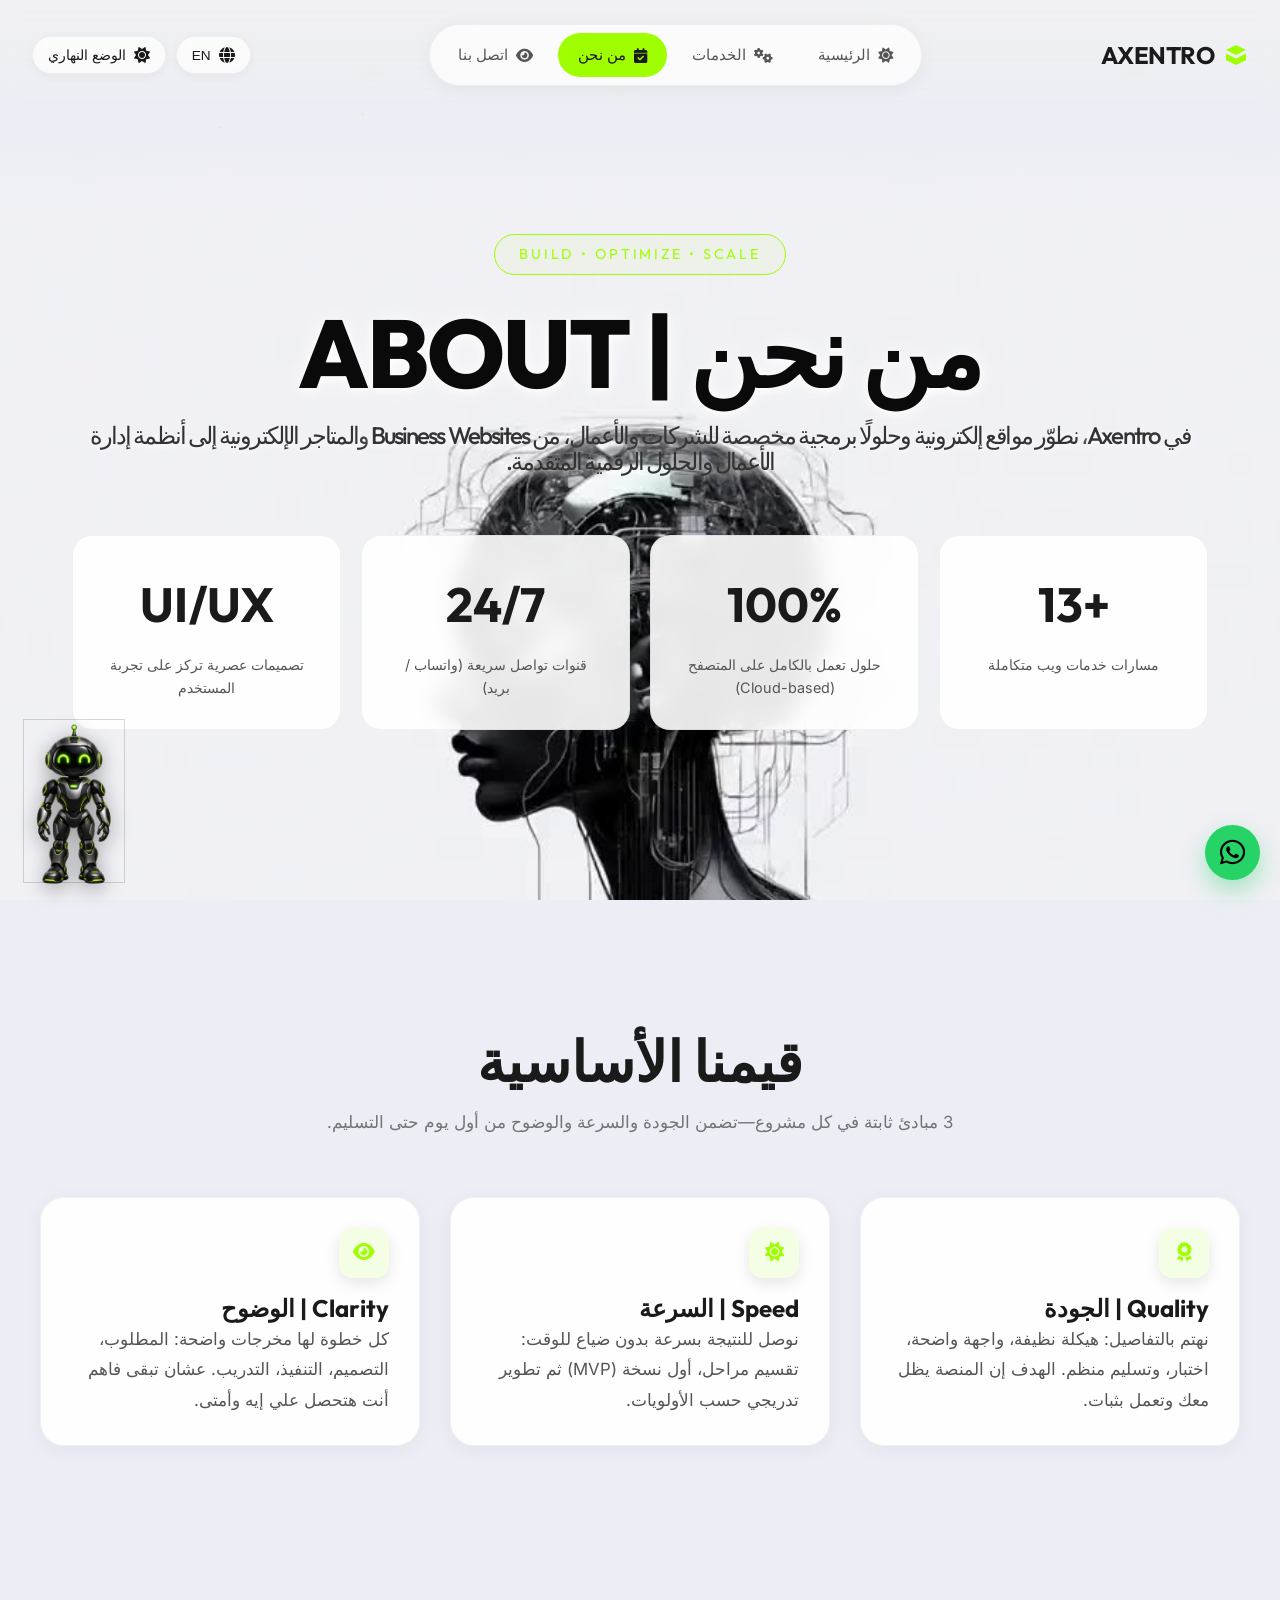
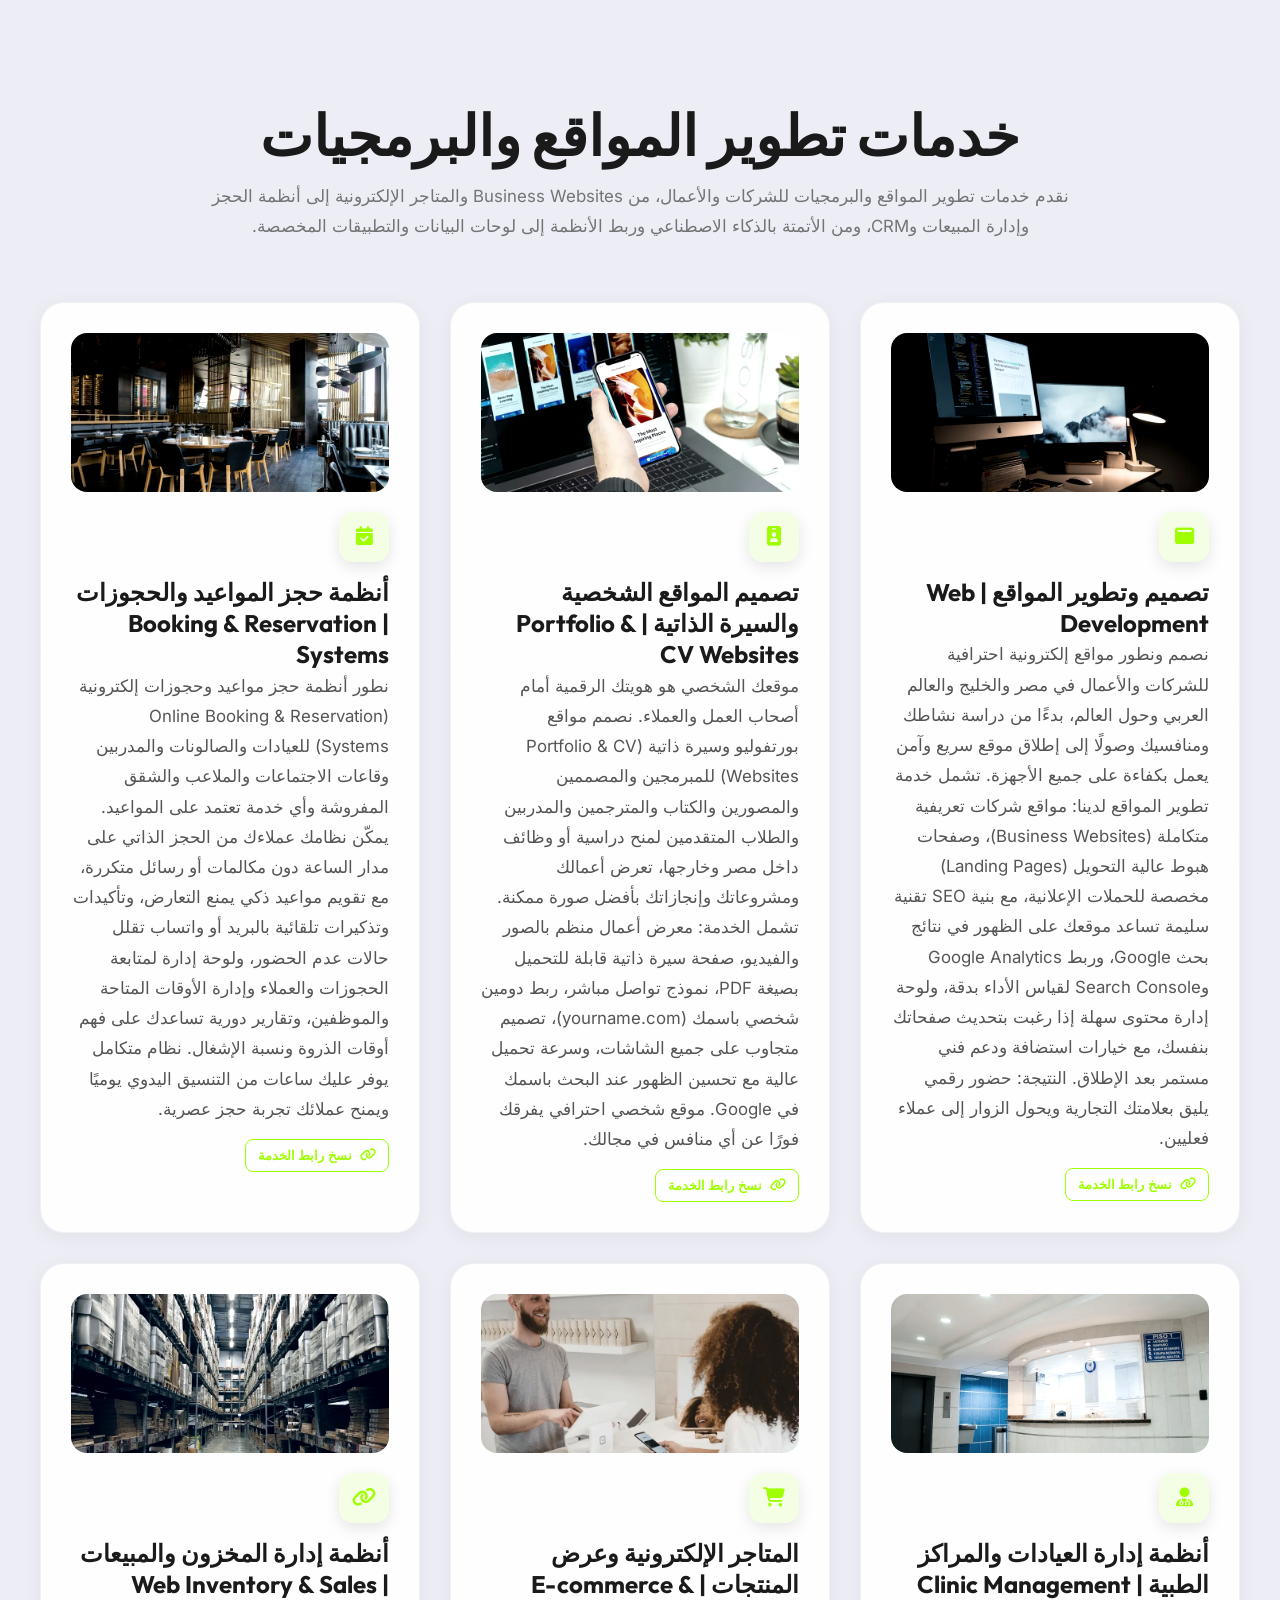
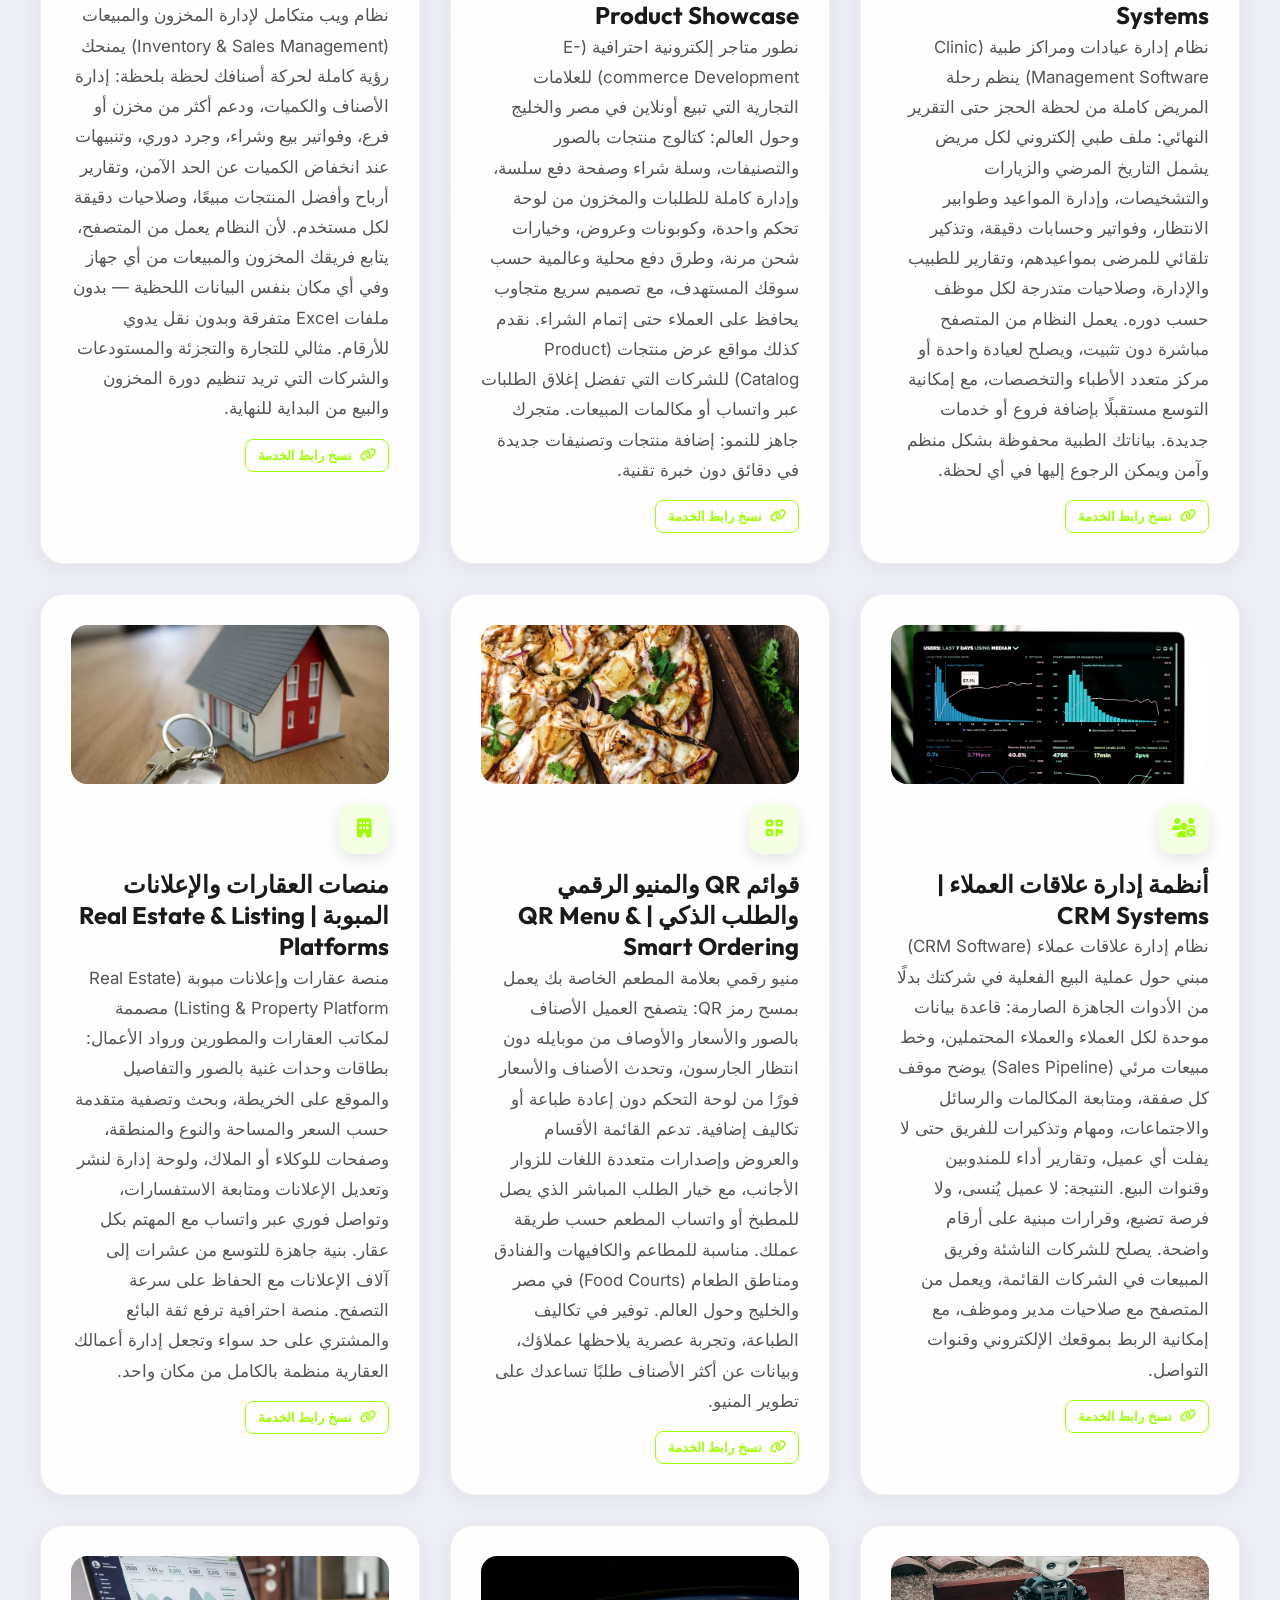
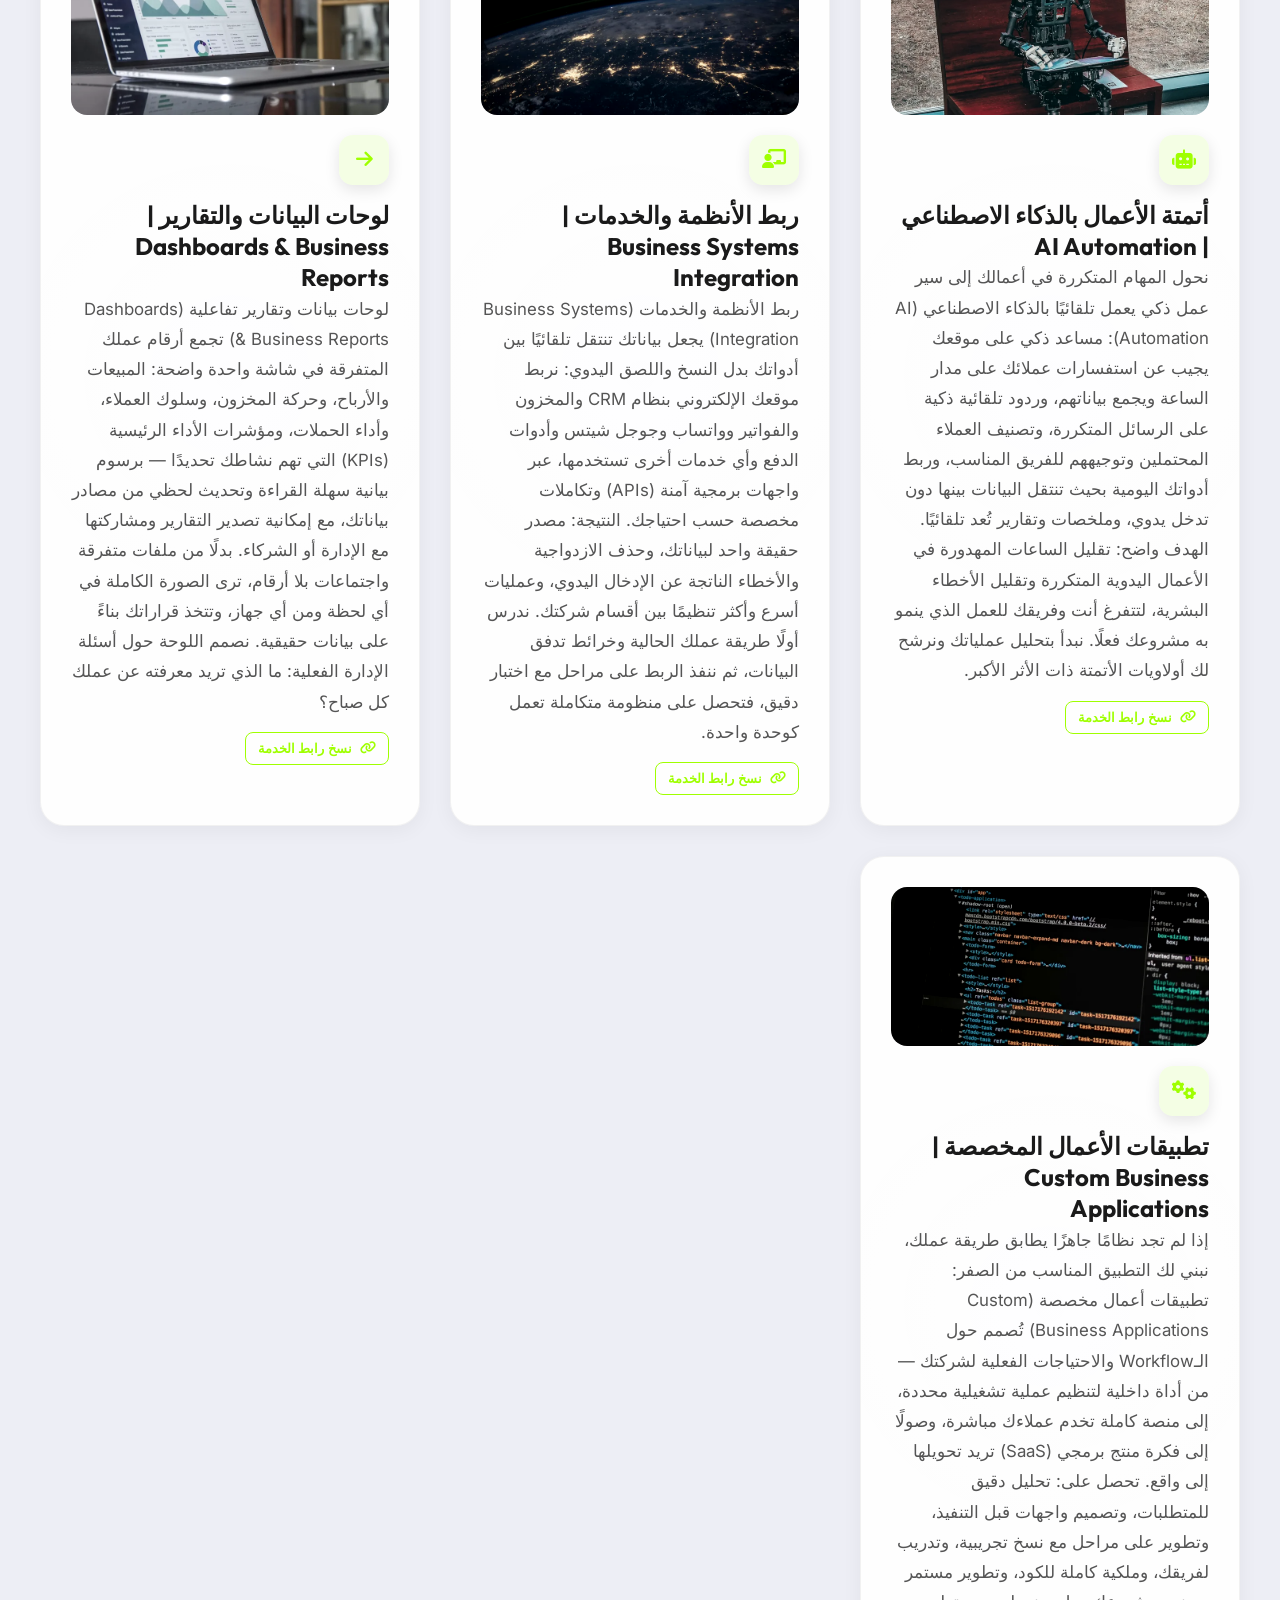
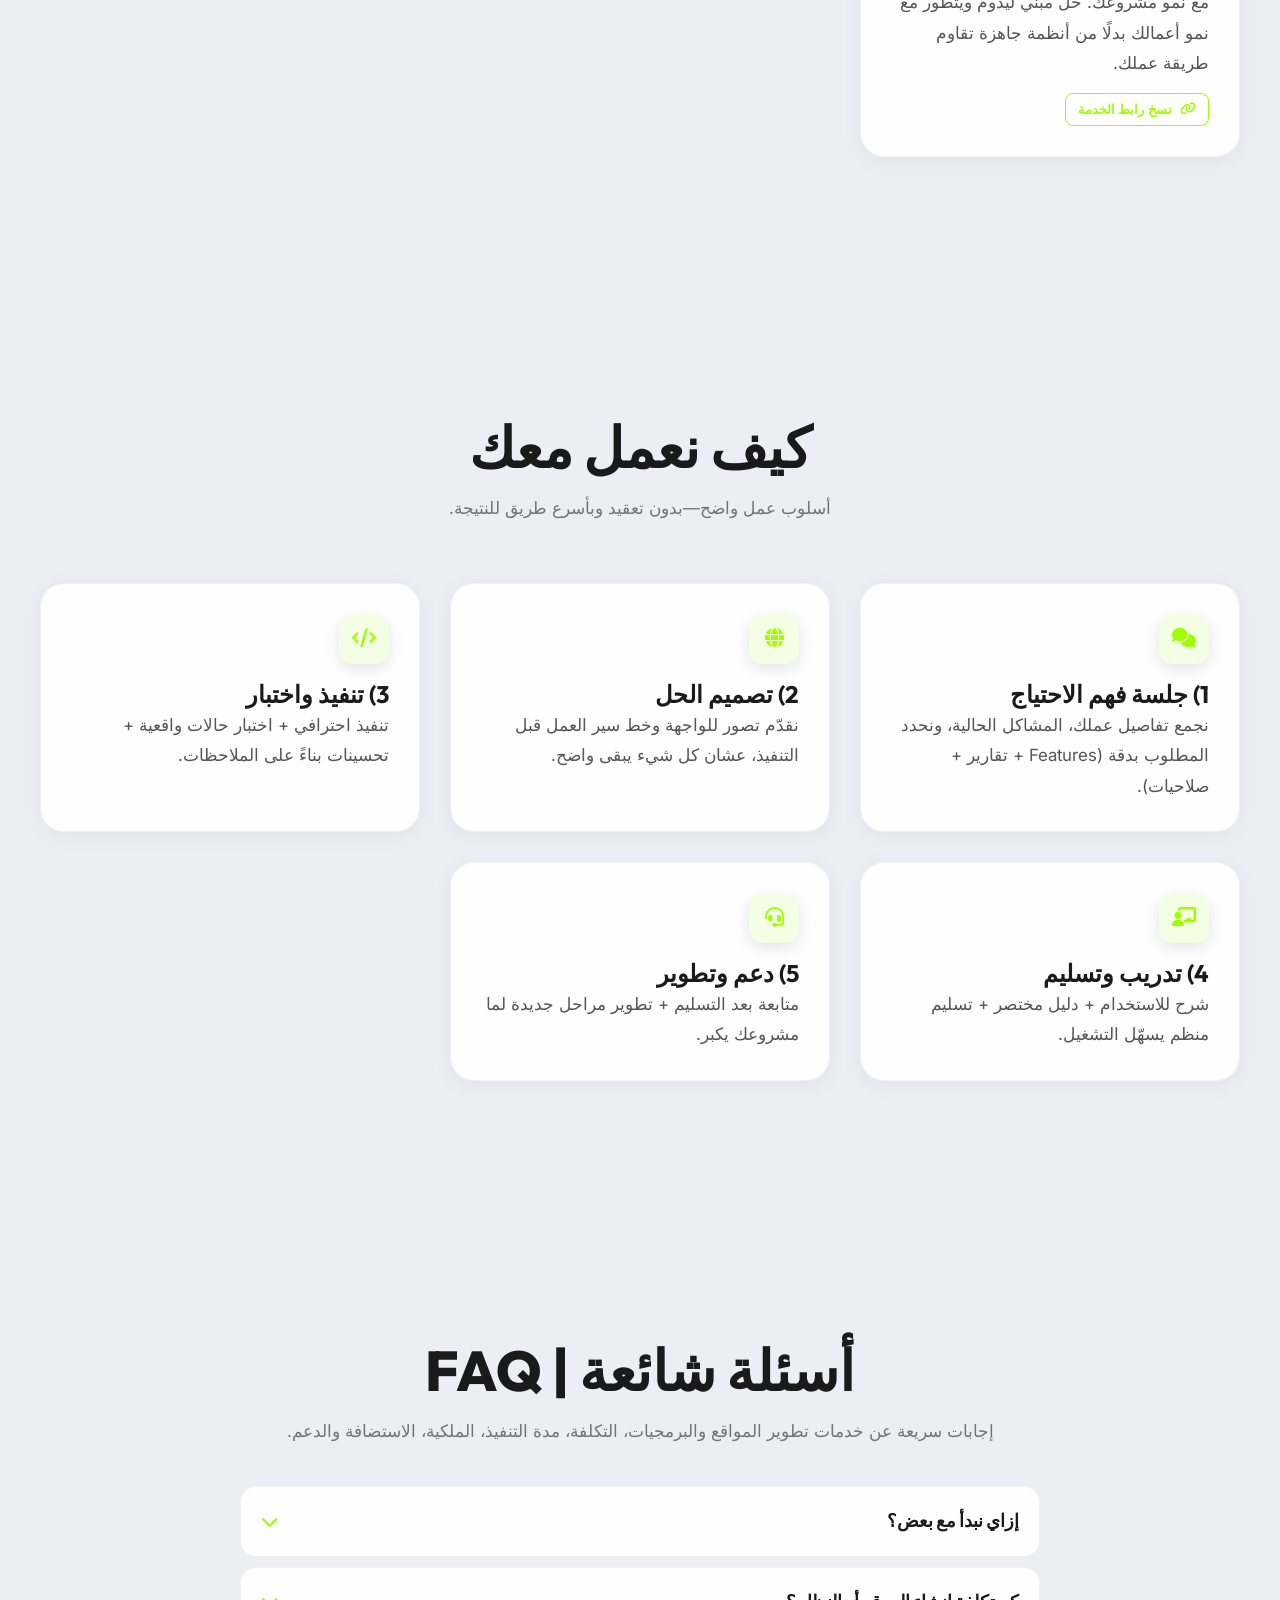
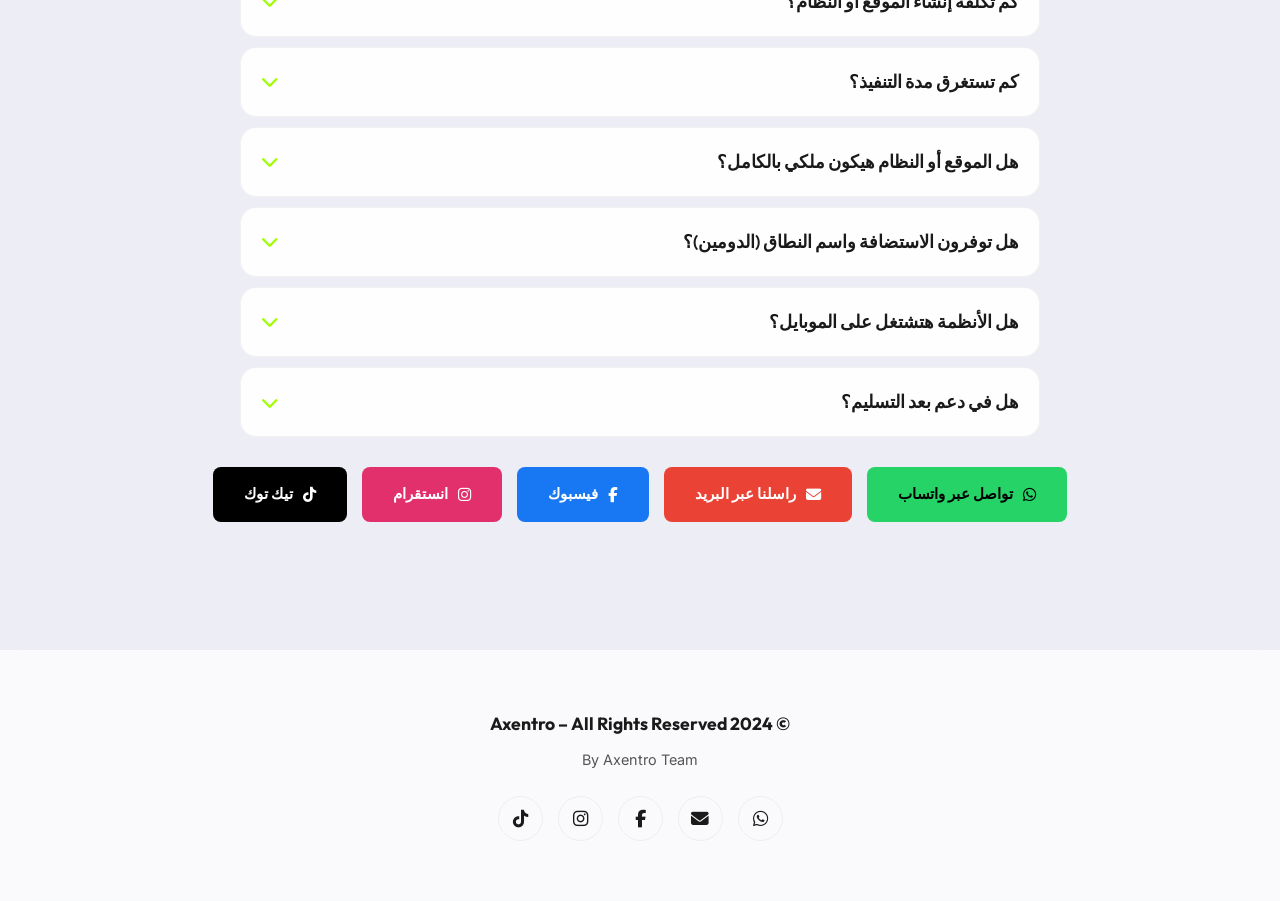
<file: about.html>
<!DOCTYPE html>
<html lang="ar" dir="rtl" data-theme="light">
<head>
  <meta charset="UTF-8">
  <title>خدماتنا | اكسنترو Axentro – مواقع ومتاجر وأنظمة إدارة وأتمتة بالذكاء الاصطناعي</title>
  <meta name="viewport" content="width=device-width, initial-scale=1.0, viewport-fit=cover">
  <meta name="theme-color" content="#EDEEF5">
  <meta name="format-detection" content="telephone=no">
  <meta name="description" content="خدمات Axentro الرقمية للعملاء في مصر والخليج والعالم العربي وحول العالم: مواقع شخصية وشركات، متاجر إلكترونية، أنظمة حجز وعيادات ومخازن وCRM وقوائم QR ومنصات عقارية، أتمتة بالذكاء الاصطناعي، ربط أنظمة، لوحات بيانات، وتطبيقات مخصصة.">

  <!-- Security & SEO Meta Tags (CSP unified with index.html to allow Google Analytics) -->
  <meta http-equiv="Content-Security-Policy" content="default-src 'self'; script-src 'self' 'unsafe-inline' https://www.googletagmanager.com https://static.cloudflareinsights.com; style-src 'self' 'unsafe-inline'; img-src 'self' data: https://*.google.com https://*.google.com.eg https://*.google.com.hk https://www.googletagmanager.com; media-src 'self'; font-src 'self'; connect-src 'self' https://www.google-analytics.com https://analytics.google.com https://region1.google-analytics.com https://www.google.com https://www.google.com.eg https://www.googletagmanager.com https://cloudflareinsights.com https://stats.g.doubleclick.net;">
  <meta http-equiv="Permissions-Policy" content="camera=(), microphone=(), geolocation=()">
  <meta name="referrer" content="strict-origin-when-cross-origin">
  <meta name="robots" content="index, follow">
  <meta name="keywords" content="خدمات تصميم المواقع, خدمات برمجة, حلول رقمية للشركات, تطوير أنظمة إدارة, تصميم مواقع شخصية, بورتفوليو احترافي, سيرة ذاتية اونلاين, أنظمة حجز إلكترونية, نظام عيادات, متجر إلكتروني, إدارة مخزون ومبيعات, برنامج CRM, منيو QR للمطاعم, منصات عقارية, أتمتة بالذكاء الاصطناعي, ربط الأنظمة ببعضها, لوحات بيانات تفاعلية, تطبيقات ويب مخصصة, شركة برمجة مصر, شركة برمجة السعودية, شركة برمجة الإمارات, برمجة مواقع للخليج, حلول برمجية للشركات الصغيرة, أنظمة سحابية, برمجة عالمية, web development services, custom software solutions, e-commerce store, clinic management, CRM development, AI automation services, Axentro services">
  <link rel="canonical" href="https://axentro.site/about.html">
  <!-- Language alternatives (hreflang) -->
  <link rel="alternate" hreflang="ar" href="https://axentro.site/about.html">
  <link rel="alternate" hreflang="en" href="https://axentro.site/en/about.html">
  <link rel="alternate" hreflang="x-default" href="https://axentro.site/en/about.html">

  <!-- Open Graph / Twitter Cards -->
  <meta property="og:site_name" content="Axentro">
  <meta property="og:type" content="website">
  <meta property="og:locale" content="ar_EG">
  <meta property="og:locale:alternate" content="en_US">
  <meta property="og:url" content="https://axentro.site/about.html">
  <meta property="og:title" content="خدماتنا | اكسنترو Axentro – مواقع ومتاجر وأنظمة إدارة وأتمتة بالذكاء الاصطناعي">
  <meta property="og:description" content="خدمات Axentro الرقمية للعملاء في مصر والخليج والعالم العربي وحول العالم: مواقع شخصية وشركات، متاجر إلكترونية، أنظمة حجز وعيادات ومخازن وCRM وقوائم QR ومنصات عقارية، أتمتة بالذكاء الاصطناعي، ربط أنظمة، لوحات بيانات، وتطبيقات مخصصة.">
  <meta property="og:image" content="https://axentro.site/assets/images/og-image.jpg">
  <meta property="og:image:secure_url" content="https://axentro.site/assets/images/og-image.jpg">
  <meta property="og:image:type" content="image/jpeg">
  <meta property="og:image:width" content="1200">
  <meta property="og:image:height" content="630">
  <meta name="twitter:image" content="https://axentro.site/assets/images/og-image.jpg">
  <meta property="og:image:alt" content="Axentro | اكسنترو – Web Development & Software Solutions">
  <meta name="twitter:card" content="summary_large_image">
  <meta name="twitter:title" content="Axentro | اكسنترو – About Us | Web Development & Software Solutions">
  <meta name="twitter:description" content="Learn about Axentro (اكسنترو) — a web development company serving clients worldwide: websites, e-commerce, CRM, booking systems, AI automation, and custom business applications.">
  <meta name="twitter:image:alt" content="Axentro | اكسنترو – Web Development & Software Solutions">
  
  <!-- Enhanced Favicon for SEO & Apple Devices -->
  <link rel="icon" type="image/png" sizes="32x32" href="favicon.png">
  <link rel="icon" type="image/png" sizes="16x16" href="favicon.png">
  <link rel="apple-touch-icon" href="favicon.png">
  <link rel="manifest" href="manifest.json">

  <!-- Performance Optimization: Preconnect -->
  
  
  
  

  <!-- Stylesheets -->
  <link rel="preload" as="image" href="/assets/video/hero-poster-v2.jpg" fetchpriority="high">
  <style>
@font-face{font-family:'Inter';font-style:normal;font-weight:400;font-display:swap;src:url('/assets/fonts/inter-400-latin.woff2') format('woff2');unicode-range:U+0000-00FF,U+0131,U+0152-0153,U+02BB-02BC,U+02C6,U+02DA,U+02DC,U+0304,U+0308,U+0329,U+2000-206F,U+20AC,U+2122,U+2191,U+2193,U+2212,U+2215,U+FEFF,U+FFFD}@font-face{font-family:'Inter';font-style:normal;font-weight:500;font-display:swap;src:url('/assets/fonts/inter-500-latin.woff2') format('woff2');unicode-range:U+0000-00FF,U+0131,U+0152-0153,U+02BB-02BC,U+02C6,U+02DA,U+02DC,U+0304,U+0308,U+0329,U+2000-206F,U+20AC,U+2122,U+2191,U+2193,U+2212,U+2215,U+FEFF,U+FFFD}@font-face{font-family:'Inter';font-style:normal;font-weight:600;font-display:swap;src:url('/assets/fonts/inter-600-latin.woff2') format('woff2');unicode-range:U+0000-00FF,U+0131,U+0152-0153,U+02BB-02BC,U+02C6,U+02DA,U+02DC,U+0304,U+0308,U+0329,U+2000-206F,U+20AC,U+2122,U+2191,U+2193,U+2212,U+2215,U+FEFF,U+FFFD}@font-face{font-family:'Inter';font-style:normal;font-weight:700;font-display:swap;src:url('/assets/fonts/inter-700-latin.woff2') format('woff2');unicode-range:U+0000-00FF,U+0131,U+0152-0153,U+02BB-02BC,U+02C6,U+02DA,U+02DC,U+0304,U+0308,U+0329,U+2000-206F,U+20AC,U+2122,U+2191,U+2193,U+2212,U+2215,U+FEFF,U+FFFD}@font-face{font-family:'Outfit';font-style:normal;font-weight:400;font-display:swap;src:url('/assets/fonts/outfit-400-latin.woff2') format('woff2');unicode-range:U+0000-00FF,U+0131,U+0152-0153,U+02BB-02BC,U+02C6,U+02DA,U+02DC,U+0304,U+0308,U+0329,U+2000-206F,U+20AC,U+2122,U+2191,U+2193,U+2212,U+2215,U+FEFF,U+FFFD}@font-face{font-family:'Outfit';font-style:normal;font-weight:500;font-display:swap;src:url('/assets/fonts/outfit-500-latin.woff2') format('woff2');unicode-range:U+0000-00FF,U+0131,U+0152-0153,U+02BB-02BC,U+02C6,U+02DA,U+02DC,U+0304,U+0308,U+0329,U+2000-206F,U+20AC,U+2122,U+2191,U+2193,U+2212,U+2215,U+FEFF,U+FFFD}@font-face{font-family:'Outfit';font-style:normal;font-weight:600;font-display:swap;src:url('/assets/fonts/outfit-600-latin.woff2') format('woff2');unicode-range:U+0000-00FF,U+0131,U+0152-0153,U+02BB-02BC,U+02C6,U+02DA,U+02DC,U+0304,U+0308,U+0329,U+2000-206F,U+20AC,U+2122,U+2191,U+2193,U+2212,U+2215,U+FEFF,U+FFFD}@font-face{font-family:'Outfit';font-style:normal;font-weight:700;font-display:swap;src:url('/assets/fonts/outfit-700-latin.woff2') format('woff2');unicode-range:U+0000-00FF,U+0131,U+0152-0153,U+02BB-02BC,U+02C6,U+02DA,U+02DC,U+0304,U+0308,U+0329,U+2000-206F,U+20AC,U+2122,U+2191,U+2193,U+2212,U+2215,U+FEFF,U+FFFD}@font-face{font-family:'Outfit';font-style:normal;font-weight:800;font-display:swap;src:url('/assets/fonts/outfit-800-latin.woff2') format('woff2');unicode-range:U+0000-00FF,U+0131,U+0152-0153,U+02BB-02BC,U+02C6,U+02DA,U+02DC,U+0304,U+0308,U+0329,U+2000-206F,U+20AC,U+2122,U+2191,U+2193,U+2212,U+2215,U+FEFF,U+FFFD}

.fa{font-family:var(--fa-style-family,"Font Awesome 6 Free");font-weight:var(--fa-style,900)}.fa,.fa-brands,.fa-classic,.fa-regular,.fa-sharp,.fa-solid,.fab,.far,.fas{-moz-osx-font-smoothing:grayscale;-webkit-font-smoothing:antialiased;display:var(--fa-display,inline-block);font-style:normal;font-variant:normal;line-height:1;text-rendering:auto}.fa-classic,.fa-regular,.fa-solid,.far,.fas{font-family:"Font Awesome 6 Free"}.fa-brands,.fab{font-family:"Font Awesome 6 Brands"}.fa-1x{font-size:1em}.fa-2x{font-size:2em}.fa-3x{font-size:3em}.fa-4x{font-size:4em}.fa-5x{font-size:5em}.fa-6x{font-size:6em}.fa-7x{font-size:7em}.fa-8x{font-size:8em}.fa-9x{font-size:9em}.fa-10x{font-size:10em}.fa-2xs{font-size:.625em;line-height:.1em;vertical-align:.225em}.fa-xs{font-size:.75em;line-height:.08333em;vertical-align:.125em}.fa-sm{font-size:.875em;line-height:.07143em;vertical-align:.05357em}.fa-lg{font-size:1.25em;line-height:.05em;vertical-align:-.075em}.fa-xl{font-size:1.5em;line-height:.04167em;vertical-align:-.125em}.fa-2xl{font-size:2em;line-height:.03125em;vertical-align:-.1875em}.fa-fw{text-align:center;width:1.25em}.fa-ul{list-style-type:none;margin-left:var(--fa-li-margin,2.5em);padding-left:0}.fa-ul>li{position:relative}.fa-li{left:calc(var(--fa-li-width, 2em)*-1);position:absolute;text-align:center;width:var(--fa-li-width,2em);line-height:inherit}.fa-border{border-radius:var(--fa-border-radius,.1em);border:var(--fa-border-width,.08em) var(--fa-border-style,solid) var(--fa-border-color,#eee);padding:var(--fa-border-padding,.2em .25em .15em)}.fa-pull-left{float:left;margin-right:var(--fa-pull-margin,.3em)}.fa-pull-right{float:right;margin-left:var(--fa-pull-margin,.3em)}.fa-beat{-webkit-animation-name:fa-beat;animation-name:fa-beat;-webkit-animation-delay:var(--fa-animation-delay,0s);animation-delay:var(--fa-animation-delay,0s);-webkit-animation-direction:var(--fa-animation-direction,normal);animation-direction:var(--fa-animation-direction,normal);-webkit-animation-duration:var(--fa-animation-duration,1s);animation-duration:var(--fa-animation-duration,1s);-webkit-animation-iteration-count:var(--fa-animation-iteration-count,infinite);animation-iteration-count:var(--fa-animation-iteration-count,infinite);-webkit-animation-timing-function:var(--fa-animation-timing,ease-in-out);animation-timing-function:var(--fa-animation-timing,ease-in-out)}.fa-bounce{-webkit-animation-name:fa-bounce;animation-name:fa-bounce;-webkit-animation-delay:var(--fa-animation-delay,0s);animation-delay:var(--fa-animation-delay,0s);-webkit-animation-direction:var(--fa-animation-direction,normal);animation-direction:var(--fa-animation-direction,normal);-webkit-animation-duration:var(--fa-animation-duration,1s);animation-duration:var(--fa-animation-duration,1s);-webkit-animation-iteration-count:var(--fa-animation-iteration-count,infinite);animation-iteration-count:var(--fa-animation-iteration-count,infinite);-webkit-animation-timing-function:var(--fa-animation-timing,cubic-bezier(.28,.84,.42,1));animation-timing-function:var(--fa-animation-timing,cubic-bezier(.28,.84,.42,1))}.fa-fade{-webkit-animation-name:fa-fade;animation-name:fa-fade;-webkit-animation-iteration-count:var(--fa-animation-iteration-count,infinite);animation-iteration-count:var(--fa-animation-iteration-count,infinite);-webkit-animation-timing-function:var(--fa-animation-timing,cubic-bezier(.4,0,.6,1));animation-timing-function:var(--fa-animation-timing,cubic-bezier(.4,0,.6,1))}.fa-beat-fade,.fa-fade{-webkit-animation-delay:var(--fa-animation-delay,0s);animation-delay:var(--fa-animation-delay,0s);-webkit-animation-direction:var(--fa-animation-direction,normal);animation-direction:var(--fa-animation-direction,normal);-webkit-animation-duration:var(--fa-animation-duration,1s);animation-duration:var(--fa-animation-duration,1s)}.fa-beat-fade{-webkit-animation-name:fa-beat-fade;animation-name:fa-beat-fade;-webkit-animation-iteration-count:var(--fa-animation-iteration-count,infinite);animation-iteration-count:var(--fa-animation-iteration-count,infinite);-webkit-animation-timing-function:var(--fa-animation-timing,cubic-bezier(.4,0,.6,1));animation-timing-function:var(--fa-animation-timing,cubic-bezier(.4,0,.6,1))}.fa-flip{-webkit-animation-name:fa-flip;animation-name:fa-flip;-webkit-animation-delay:var(--fa-animation-delay,0s);animation-delay:var(--fa-animation-delay,0s);-webkit-animation-direction:var(--fa-animation-direction,normal);animation-direction:var(--fa-animation-direction,normal);-webkit-animation-duration:var(--fa-animation-duration,1s);animation-duration:var(--fa-animation-duration,1s);-webkit-animation-iteration-count:var(--fa-animation-iteration-count,infinite);animation-iteration-count:var(--fa-animation-iteration-count,infinite);-webkit-animation-timing-function:var(--fa-animation-timing,ease-in-out);animation-timing-function:var(--fa-animation-timing,ease-in-out)}.fa-shake{-webkit-animation-name:fa-shake;animation-name:fa-shake;-webkit-animation-duration:var(--fa-animation-duration,1s);animation-duration:var(--fa-animation-duration,1s);-webkit-animation-iteration-count:var(--fa-animation-iteration-count,infinite);animation-iteration-count:var(--fa-animation-iteration-count,infinite);-webkit-animation-timing-function:var(--fa-animation-timing,linear);animation-timing-function:var(--fa-animation-timing,linear)}.fa-shake,.fa-spin{-webkit-animation-delay:var(--fa-animation-delay,0s);animation-delay:var(--fa-animation-delay,0s);-webkit-animation-direction:var(--fa-animation-direction,normal);animation-direction:var(--fa-animation-direction,normal)}.fa-spin{-webkit-animation-name:fa-spin;animation-name:fa-spin;-webkit-animation-duration:var(--fa-animation-duration,2s);animation-duration:var(--fa-animation-duration,2s);-webkit-animation-iteration-count:var(--fa-animation-iteration-count,infinite);animation-iteration-count:var(--fa-animation-iteration-count,infinite);-webkit-animation-timing-function:var(--fa-animation-timing,linear);animation-timing-function:var(--fa-animation-timing,linear)}.fa-spin-reverse{--fa-animation-direction:reverse}.fa-pulse,.fa-spin-pulse{-webkit-animation-name:fa-spin;animation-name:fa-spin;-webkit-animation-direction:var(--fa-animation-direction,normal);animation-direction:var(--fa-animation-direction,normal);-webkit-animation-duration:var(--fa-animation-duration,1s);animation-duration:var(--fa-animation-duration,1s);-webkit-animation-iteration-count:var(--fa-animation-iteration-count,infinite);animation-iteration-count:var(--fa-animation-iteration-count,infinite);-webkit-animation-timing-function:var(--fa-animation-timing,steps(8));animation-timing-function:var(--fa-animation-timing,steps(8))}@media (prefers-reduced-motion:reduce){.fa-beat,.fa-beat-fade,.fa-bounce,.fa-fade,.fa-flip,.fa-pulse,.fa-shake,.fa-spin,.fa-spin-pulse{-webkit-animation-delay:-1ms;animation-delay:-1ms;-webkit-animation-duration:1ms;animation-duration:1ms;-webkit-animation-iteration-count:1;animation-iteration-count:1;-webkit-transition-delay:0s;transition-delay:0s;-webkit-transition-duration:0s;transition-duration:0s}}@-webkit-keyframes fa-beat{0%,90%{-webkit-transform:scale(1);transform:scale(1)}45%{-webkit-transform:scale(var(--fa-beat-scale,1.25));transform:scale(var(--fa-beat-scale,1.25))}}@keyframes fa-beat{0%,90%{-webkit-transform:scale(1);transform:scale(1)}45%{-webkit-transform:scale(var(--fa-beat-scale,1.25));transform:scale(var(--fa-beat-scale,1.25))}}@-webkit-keyframes fa-bounce{0%{-webkit-transform:scale(1) translateY(0);transform:scale(1) translateY(0)}10%{-webkit-transform:scale(var(--fa-bounce-start-scale-x,1.1),var(--fa-bounce-start-scale-y,.9)) translateY(0);transform:scale(var(--fa-bounce-start-scale-x,1.1),var(--fa-bounce-start-scale-y,.9)) translateY(0)}30%{-webkit-transform:scale(var(--fa-bounce-jump-scale-x,.9),var(--fa-bounce-jump-scale-y,1.1)) translateY(var(--fa-bounce-height,-.5em));transform:scale(var(--fa-bounce-jump-scale-x,.9),var(--fa-bounce-jump-scale-y,1.1)) translateY(var(--fa-bounce-height,-.5em))}50%{-webkit-transform:scale(var(--fa-bounce-land-scale-x,1.05),var(--fa-bounce-land-scale-y,.95)) translateY(0);transform:scale(var(--fa-bounce-land-scale-x,1.05),var(--fa-bounce-land-scale-y,.95)) translateY(0)}57%{-webkit-transform:scale(1) translateY(var(--fa-bounce-rebound,-.125em));transform:scale(1) translateY(var(--fa-bounce-rebound,-.125em))}64%{-webkit-transform:scale(1) translateY(0);transform:scale(1) translateY(0)}to{-webkit-transform:scale(1) translateY(0);transform:scale(1) translateY(0)}}@keyframes fa-bounce{0%{-webkit-transform:scale(1) translateY(0);transform:scale(1) translateY(0)}10%{-webkit-transform:scale(var(--fa-bounce-start-scale-x,1.1),var(--fa-bounce-start-scale-y,.9)) translateY(0);transform:scale(var(--fa-bounce-start-scale-x,1.1),var(--fa-bounce-start-scale-y,.9)) translateY(0)}30%{-webkit-transform:scale(var(--fa-bounce-jump-scale-x,.9),var(--fa-bounce-jump-scale-y,1.1)) translateY(var(--fa-bounce-height,-.5em));transform:scale(var(--fa-bounce-jump-scale-x,.9),var(--fa-bounce-jump-scale-y,1.1)) translateY(var(--fa-bounce-height,-.5em))}50%{-webkit-transform:scale(var(--fa-bounce-land-scale-x,1.05),var(--fa-bounce-land-scale-y,.95)) translateY(0);transform:scale(var(--fa-bounce-land-scale-x,1.05),var(--fa-bounce-land-scale-y,.95)) translateY(0)}57%{-webkit-transform:scale(1) translateY(var(--fa-bounce-rebound,-.125em));transform:scale(1) translateY(var(--fa-bounce-rebound,-.125em))}64%{-webkit-transform:scale(1) translateY(0);transform:scale(1) translateY(0)}to{-webkit-transform:scale(1) translateY(0);transform:scale(1) translateY(0)}}@-webkit-keyframes fa-fade{50%{opacity:var(--fa-fade-opacity,.4)}}@keyframes fa-fade{50%{opacity:var(--fa-fade-opacity,.4)}}@-webkit-keyframes fa-beat-fade{0%,to{opacity:var(--fa-beat-fade-opacity,.4);-webkit-transform:scale(1);transform:scale(1)}50%{opacity:1;-webkit-transform:scale(var(--fa-beat-fade-scale,1.125));transform:scale(var(--fa-beat-fade-scale,1.125))}}@keyframes fa-beat-fade{0%,to{opacity:var(--fa-beat-fade-opacity,.4);-webkit-transform:scale(1);transform:scale(1)}50%{opacity:1;-webkit-transform:scale(var(--fa-beat-fade-scale,1.125));transform:scale(var(--fa-beat-fade-scale,1.125))}}@-webkit-keyframes fa-flip{50%{-webkit-transform:rotate3d(var(--fa-flip-x,0),var(--fa-flip-y,1),var(--fa-flip-z,0),var(--fa-flip-angle,-180deg));transform:rotate3d(var(--fa-flip-x,0),var(--fa-flip-y,1),var(--fa-flip-z,0),var(--fa-flip-angle,-180deg))}}@keyframes fa-flip{50%{-webkit-transform:rotate3d(var(--fa-flip-x,0),var(--fa-flip-y,1),var(--fa-flip-z,0),var(--fa-flip-angle,-180deg));transform:rotate3d(var(--fa-flip-x,0),var(--fa-flip-y,1),var(--fa-flip-z,0),var(--fa-flip-angle,-180deg))}}@-webkit-keyframes fa-shake{0%{-webkit-transform:rotate(-15deg);transform:rotate(-15deg)}4%{-webkit-transform:rotate(15deg);transform:rotate(15deg)}8%,24%{-webkit-transform:rotate(-18deg);transform:rotate(-18deg)}12%,28%{-webkit-transform:rotate(18deg);transform:rotate(18deg)}16%{-webkit-transform:rotate(-22deg);transform:rotate(-22deg)}20%{-webkit-transform:rotate(22deg);transform:rotate(22deg)}32%{-webkit-transform:rotate(-12deg);transform:rotate(-12deg)}36%{-webkit-transform:rotate(12deg);transform:rotate(12deg)}40%,to{-webkit-transform:rotate(0deg);transform:rotate(0deg)}}@keyframes fa-shake{0%{-webkit-transform:rotate(-15deg);transform:rotate(-15deg)}4%{-webkit-transform:rotate(15deg);transform:rotate(15deg)}8%,24%{-webkit-transform:rotate(-18deg);transform:rotate(-18deg)}12%,28%{-webkit-transform:rotate(18deg);transform:rotate(18deg)}16%{-webkit-transform:rotate(-22deg);transform:rotate(-22deg)}20%{-webkit-transform:rotate(22deg);transform:rotate(22deg)}32%{-webkit-transform:rotate(-12deg);transform:rotate(-12deg)}36%{-webkit-transform:rotate(12deg);transform:rotate(12deg)}40%,to{-webkit-transform:rotate(0deg);transform:rotate(0deg)}}@-webkit-keyframes fa-spin{0%{-webkit-transform:rotate(0deg);transform:rotate(0deg)}to{-webkit-transform:rotate(1turn);transform:rotate(1turn)}}@keyframes fa-spin{0%{-webkit-transform:rotate(0deg);transform:rotate(0deg)}to{-webkit-transform:rotate(1turn);transform:rotate(1turn)}}.fa-rotate-90{-webkit-transform:rotate(90deg);transform:rotate(90deg)}.fa-rotate-180{-webkit-transform:rotate(180deg);transform:rotate(180deg)}.fa-rotate-270{-webkit-transform:rotate(270deg);transform:rotate(270deg)}.fa-flip-horizontal{-webkit-transform:scaleX(-1);transform:scaleX(-1)}.fa-flip-vertical{-webkit-transform:scaleY(-1);transform:scaleY(-1)}.fa-flip-both,.fa-flip-horizontal.fa-flip-vertical{-webkit-transform:scale(-1);transform:scale(-1)}.fa-rotate-by{-webkit-transform:rotate(var(--fa-rotate-angle,none));transform:rotate(var(--fa-rotate-angle,none))}.fa-stack{display:inline-block;height:2em;line-height:2em;position:relative;vertical-align:middle;width:2.5em}.fa-stack-1x,.fa-stack-2x{left:0;position:absolute;text-align:center;width:100%;z-index:var(--fa-stack-z-index,auto)}.fa-stack-1x{line-height:inherit}.fa-stack-2x{font-size:2em}.fa-inverse{color:var(--fa-inverse,#fff)}

.fa-chevron-circle-right:before,.fa-trash-alt:before,.fa-user-times:before,.fa-comment-alt:before,.fa-compress-alt:before,.fa-file-alt:before,.fa-file-lines:before,.fa-calendar-alt:before,.fa-volleyball-ball:before,.fa-sort-desc:before,.fa-circle-minus:before,.fa-right-from-bracket:before,.fa-heart-music-camera-bolt:before,.fa-microphone-alt-slash:before,.fa-magnifying-glass-location:before,.fa-forward-step:before,.fa-face-smile-beam:before,.fa-football-ball:before,.fa-angle-double-down:before,.fa-beer-mug-empty:before,.fa-arrow-up-long:before,.fa-burn:before,.fa-male:before,.fa-face-grin-stars:before,.fa-pastafarianism:before,.fa-spoon:before,.fa-envelopes-bulk:before,.fa-circle-h:before,.fa-address-book:before,.fa-pencil-alt:before,.fa-comments:before{content:"\f086"}.fa-file-clipboard:before,.fa-truck-loading:before,.fa-scroll-torah:before,.fa-broom-ball:before,.fa-quidditch-broom-ball:before,.fa-archive:before,.fa-arrow-down-9-1:before,.fa-sort-numeric-desc:before,.fa-face-grin-tongue-squint:before,.fa-earth-africa:before,.fa-tablet-alt:before,.fa-face-flushed:before,.fa-gavel:before,.fa-bell-concierge:before,.fa-pen-ruler:before,.fa-people-arrows-left-right:before,.fa-caret-square-right:before,.fa-cut:before,.fa-digital-tachograph:before,.fa-mail-reply:before,.fa-minus-square:before,.fa-caret-square-down:before,.fa-bars:before,.fa-hourglass-3:before,.fa-heart-broken:before,.fa-external-link-square-alt:before,.fa-face-kiss-beam:before,.fa-circle-exclamation:before,.fa-arrow-right-from-bracket:before,.fa-chevron-circle-down:before,.fa-unlock-alt:before,.fa-headphones-alt:before,.fa-circle-dollar-to-slot:before,.fa-volume-down:before,.fa-wheat-alt:before,.fa-check-square:before,.fa-header:before,.fa-list-squares:before,.fa-phone-square-alt:before,.fa-circle-dot:before,.fa-dizzy:before,.fa-futbol-ball:before,.fa-futbol:before,.fa-paint-brush:before,.fa-hot-tub-person:before,.fa-map-location:before,.fa-edit:before,.fa-share-alt:before,.fa-hourglass-2:before,.fa-bag-shopping:before,.fa-arrow-down-z-a:before,.fa-sort-alpha-desc:before,.fa-hand-paper:before,.fa-face-kiss:before,.fa-face-grin-tongue:before,.fa-face-grin-wink:before,.fa-deaf:before,.fa-deafness:before,.fa-ear-deaf:before,.fa-rss-square:before,.fa-hryvnia-sign:before,.fa-face-grin-wide:before,.fa-rod-asclepius:before,.fa-rod-snake:before,.fa-staff-aesculapius:before,.fa-ambulance:before,.fa-temperature-2:before,.fa-temperature-half:before,.fa-thermometer-2:before,.fa-poo-bolt:before,.fa-face-frown-open:before,.fa-folder-blank:before,.fa-file-medical-alt:before,.fa-dashboard:before,.fa-gauge-med:before,.fa-gauge:before,.fa-magic-wand-sparkles:before,.fa-pen-alt:before,.fa-shuttle-van:before,.fa-caret-square-left:before,.fa-globe:before{content:"\f0ac"}.fa-area-chart:before,.fa-ban:before,.fa-air-freshener:before,.fa-arrow-pointer:before,.fa-expand-arrows-alt:before,.fa-shapes:before,.fa-random:before,.fa-person-running:before,.fa-computer-mouse:before,.fa-arrow-right-to-bracket:before,.fa-shop-slash:before,.fa-hourglass-1:before,.fa-right-to-bracket:before,.fa-heart-pulse:before,.fa-people-carry-box:before,.fa-weight-scale:before,.fa-user-friends:before,.fa-arrow-up-a-z:before,.fa-face-laugh-squint:before,.fa-arrow-circle-up:before,.fa-person-walking:before,.fa-bed-pulse:before,.fa-shuttle-space:before,.fa-face-laugh:before,.fa-microphone-alt:before,.fa-headset:before{content:"\f590"}.fa-mars-stroke-up:before,.fa-champagne-glasses:before,.fa-file-arrow-up:before,.fa-wifi-3:before,.fa-wifi-strong:before,.fa-bath:before,.fa-user-edit:before,.fa-border-style:before,.fa-map-location-dot:before,.fa-poll:before,.fa-battery-car:before,.fa-mars-stroke-h:before,.fa-hand-back-fist:before,.fa-caret-square-up:before,.fa-bar-chart:before,.fa-hands-bubbles:before,.fa-eye-low-vision:before,.fa-plus-square:before,.fa-glass-martini-alt:before,.fa-rotate-back:before,.fa-rotate-backward:before,.fa-rotate-left:before,.fa-columns:before,.fa-dolly-box:before,.fa-compress-arrows-alt:before,.fa-angle-double-right:before,.fa-circle-play:before,.fa-eur:before,.fa-euro-sign:before,.fa-check-circle:before,.fa-circle-stop:before,.fa-compass-drafting:before,.fa-id-badge:before{content:"\f2c1"}.fa-face-laugh-beam:before,.fa-chevron-circle-up:before,.fa-gbp:before,.fa-pound-sign:before,.fa-arrow-down-long:before,.fa-mail-reply-all:before,.fa-person-skating:before,.fa-filter-circle-dollar:before,.fa-arrow-circle-down:before,.fa-arrow-right-to-file:before,.fa-external-link-square:before,.fa-temperature-0:before,.fa-temperature-empty:before,.fa-thermometer-0:before,.fa-address-card:before,.fa-contact-card:before,.fa-balance-scale-right:before,.fa-diamond-turn-right:before,.fa-house-laptop:before,.fa-face-tired:before,.fa-cloud-arrow-up:before,.fa-cloud-upload-alt:before,.fa-seedling:before,.fa-arrows-alt-h:before,.fa-arrow-circle-left:before,.fa-arrow-down-wide-short:before,.fa-sort-amount-asc:before,.fa-cloud-bolt:before,.fa-remove-format:before,.fa-face-smile-wink:before,.fa-arrows-h:before,.fa-cloud-arrow-down:before,.fa-cloud-download-alt:before,.fa-blackboard:before,.fa-user-alt-slash:before,.fa-handshake-alt-slash:before,.fa-arrows-rotate:before,.fa-refresh:before,.fa-shield-alt:before,.fa-atlas:before,.fa-house-chimney-crack:before,.fa-file-archive:before,.fa-glass-martini:before,.fa-person-skiing:before,.fa-temperature-arrow-down:before,.fa-feather-alt:before,.fa-ad:before,.fa-arrow-circle-right:before,.fa-sort:before,.fa-list-1-2:before,.fa-list-numeric:before,.fa-money-check-alt:before,.fa-face-kiss-wink-heart:before,.fa-arrows-alt:before,.fa-star-half-alt:before,.fa-code:before{content:"\f121"}.fa-glass-whiskey:before,.fa-arrow-up-right-from-square:before,.fa-krw:before,.fa-won-sign:before,.fa-cab:before,.fa-chart-pie:before,.fa-face-grin-beam:before,.fa-location-pin:before,.fa-hard-hat:before,.fa-hat-hard:before,.fa-arrow-alt-circle-right:before,.fa-face-rolling-eyes:before,.fa-chart-line:before,.fa-arrow-right:before{content:"\f061"}.fa-map-signs:before,.fa-screwdriver-wrench:before,.fa-home-user:before,.fa-cocktail:before,.fa-face-surprise:before,.fa-circle-pause:before,.fa-apple-alt:before,.fa-temperature-1:before,.fa-temperature-quarter:before,.fa-thermometer-1:before,.fa-poll-h:before,.fa-backward-fast:before,.fa-basketball-ball:before,.fa-arrow-alt-circle-up:before,.fa-mobile-alt:before,.fa-volume-high:before,.fa-burger:before,.fa-rupee-sign:before,.fa-circle-question:before,.fa-phone-alt:before,.fa-fast-forward:before,.fa-face-meh-blank:before,.fa-parking:before,.fa-bars-progress:before,.fa-cart-flatbed:before,.fa-ban-smoking:before,.fa-basket-shopping:before,.fa-bus-alt:before,.fa-eye:before{content:"\f06e"}.fa-face-sad-cry:before,.fa-signal-5:before,.fa-signal-perfect:before,.fa-home-lg:before,.fa-window-maximize:before{content:"\f2d0"}.fa-face-frown:before,.fa-shop:before,.fa-floppy-disk:before,.fa-balance-scale-left:before,.fa-sort-asc:before,.fa-comment-dots:before,.fa-face-grin-squint:before,.fa-hand-holding-dollar:before,.fa-hands-praying:before,.fa-arrow-right-rotate:before,.fa-arrow-rotate-forward:before,.fa-arrow-rotate-right:before,.fa-location-crosshairs:before,.fa-face-grin-tears:before,.fa-phone:before{content:"\f095"}.fa-calendar-times:before,.fa-user-cog:before,.fa-arrow-up-1-9:before,.fa-digging:before,.fa-gauge-simple-med:before,.fa-gauge-simple:before,.fa-quote-right-alt:before,.fa-shirt:before,.fa-t-shirt:before,.fa-tenge-sign:before,.fa-arrow-left:before{content:"\f060"}.fa-external-link-alt:before,.fa-table-cells:before,.fa-bible:before,.fa-medkit:before,.fa-female:before,.fa-briefcase-clock:before,.fa-table-cells-large:before,.fa-book-tanakh:before,.fa-phone-volume:before,.fa-birthday-cake:before,.fa-cake-candles:before,.fa-envelope:before{content:"\f0e0"}.fa-angle-double-up:before,.fa-arrow-up-9-1:before,.fa-hourglass-empty:before,.fa-user-doctor:before,.fa-user-md:before{content:"\f0f0"}.fa-circle-info:before,.fa-camera-alt:before,.fa-arrow-down-1-9:before,.fa-sort-numeric-asc:before,.fa-hand-holding-droplet:before,.fa-calendar-check:before{content:"\f274"}.fa-prescription-bottle-alt:before,.fa-arrow-down-a-z:before,.fa-sort-alpha-asc:before,.fa-arrow-left-rotate:before,.fa-arrow-rotate-back:before,.fa-arrow-rotate-backward:before,.fa-arrow-rotate-left:before,.fa-hard-drive:before,.fa-face-grin-squint-tears:before,.fa-list-alt:before,.fa-person-skiing-nordic:before,.fa-arrow-alt-circle-left:before,.fa-subway:before,.fa-indian-rupee-sign:before,.fa-indian-rupee:before,.fa-crop-alt:before,.fa-money-bill-1:before,.fa-left-long:before,.fa-minus:before,.fa-arrow-left-long:before,.fa-american-sign-language-interpreting:before,.fa-asl-interpreting:before,.fa-hands-american-sign-language-interpreting:before,.fa-cog:before,.fa-droplet-slash:before,.fa-cart-shopping:before,.fa-shopping-cart:before{content:"\f07a"}.fa-arrow-turn-up:before,.fa-square-root-alt:before,.fa-clock-four:before,.fa-backward-step:before,.fa-clinic-medical:before,.fa-temperature-3:before,.fa-temperature-three-quarters:before,.fa-thermometer-3:before,.fa-mobile-android-alt:before,.fa-battery-3:before,.fa-sliders-h:before,.fa-ellipsis-v:before,.fa-long-arrow-alt-right:before,.fa-teletype:before,.fa-hiking:before,.fa-cable-car:before,.fa-face-grin:before,.fa-backspace:before,.fa-eye-dropper-empty:before,.fa-eye-dropper:before,.fa-mobile-android:before,.fa-mobile-phone:before,.fa-face-meh:before,.fa-book-dead:before,.fa-drivers-license:before,.fa-dedent:before,.fa-home-alt:before,.fa-home-lg-alt:before,.fa-home:before,.fa-arrow-right-arrow-left:before,.fa-redo-alt:before,.fa-rotate-forward:before,.fa-cutlery:before,.fa-arrow-up-wide-short:before,.fa-broadcast-tower:before,.fa-long-arrow-alt-up:before,.fa-file-arrow-down:before,.fa-bolt:before,.fa-cny:before,.fa-jpy:before,.fa-rmb:before,.fa-yen-sign:before,.fa-rouble:before,.fa-rub:before,.fa-ruble-sign:before,.fa-sun:before{content:"\f185"}.fa-face-laugh-wink:before,.fa-arrow-alt-circle-down:before,.fa-arrow-down-short-wide:before,.fa-sort-amount-desc:before,.fa-arrow-right-long:before,.fa-ellipsis-h:before,.fa-first-aid:before,.fa-credit-card-alt:before,.fa-automobile:before,.fa-book-open-reader:before,.fa-temperature-arrow-up:before,.fa-h-square:before,.fa-temperature-4:before,.fa-temperature-full:before,.fa-thermometer-4:before,.fa-hands-helping:before,.fa-location-dot:before,.fa-person-swimming:before,.fa-droplet:before,.fa-earth-america:before,.fa-earth-americas:before,.fa-earth:before,.fa-battery-0:before,.fa-gauge-high:before,.fa-tachometer-alt-fast:before,.fa-hospital-alt:before,.fa-hospital-wide:before,.fa-bars-staggered:before,.fa-reorder:before,.fa-blind:before,.fa-check-to-slot:before,.fa-boxes-alt:before,.fa-boxes-stacked:before,.fa-chain:before,.fa-link:before{content:"\f0c1"}.fa-assistive-listening-systems:before,.fa-magnifying-glass:before,.fa-ping-pong-paddle-ball:before,.fa-table-tennis-paddle-ball:before,.fa-diagnoses:before,.fa-trash-can-arrow-up:before,.fa-file-edit:before,.fa-pen-square:before,.fa-pencil-square:before,.fa-chevron-down:before{content:"\f078"}.fa-battery-5:before,.fa-battery-full:before,.fa-list-dots:before,.fa-down-long:before,.fa-landmark-alt:before,.fa-television:before,.fa-tv-alt:before,.fa-list-check:before,.fa-circle-user:before,.fa-car-burst:before,.fa-person-snowboarding:before,.fa-shipping-fast:before,.fa-adjust:before,.fa-circle-radiation:before,.fa-baseball-ball:before,.fa-diagram-project:before,.fa-volume-mute:before,.fa-volume-times:before,.fa-grip-horizontal:before,.fa-share-from-square:before,.fa-child-combatant:before,.fa-phone-square:before,.fa-add:before,.fa-close:before,.fa-multiply:before,.fa-remove:before,.fa-times:before,.fa-arrows-up-down-left-right:before,.fa-chalkboard-teacher:before,.fa-chalkboard-user:before{content:"\f51c"}.fa-quote-left-alt:before,.fa-trash-arrow-up:before,.fa-ils:before,.fa-shekel-sign:before,.fa-shekel:before,.fa-sheqel-sign:before,.fa-photo-film:before,.fa-sign-hanging:before,.fa-tablet-android:before,.fa-car-alt:before,.fa-battery-2:before,.fa-baby-carriage:before,.fa-percent:before,.fa-face-smile:before,.fa-thumb-tack:before,.fa-person-praying:before,.fa-rotate:before,.fa-robot:before{content:"\f544"}.fa-cogs:before,.fa-gears:before{content:"\f085"}.fa-face-grin-hearts:before,.fa-transgender-alt:before,.fa-arrow-turn-down:before,.fa-award:before{content:"\f559"}.fa-ticket-alt:before,.fa-building:before{content:"\f1ad"}.fa-angle-double-left:before,.fa-qrcode:before{content:"\f029"}.fa-clock-rotate-left:before,.fa-face-grin-beam-sweat:before,.fa-arrow-right-from-file:before,.fa-shield-blank:before,.fa-arrow-up-short-wide:before,.fa-golf-ball-tee:before,.fa-chevron-circle-left:before,.fa-magic:before,.fa-moon:before{content:"\f186"}.fa-wine-glass-alt:before,.fa-biking:before,.fa-earth-oceania:before,.fa-square-xmark:before,.fa-times-square:before,.fa-expand-alt:before,.fa-arrows-alt-v:before,.fa-bahai:before,.fa-circle-plus:before,.fa-face-grin-tongue-wink:before,.fa-chain-broken:before,.fa-chain-slash:before,.fa-link-slash:before,.fa-arrow-up-z-a:before,.fa-fire-alt:before,.fa-book-quran:before,.fa-angry:before,.fa-feed:before,.fa-balance-scale:before,.fa-gauge-simple-high:before,.fa-tachometer-fast:before,.fa-desktop-alt:before,.fa-table-list:before,.fa-comment-sms:before,.fa-battery-4:before,.fa-fist-raised:before,.fa-image-portrait:before,.fa-earth-europe:before,.fa-cart-flatbed-suitcase:before,.fa-rectangle-times:before,.fa-rectangle-xmark:before,.fa-times-rectangle:before,.fa-book-journal-whills:before,.fa-exclamation-triangle:before,.fa-triangle-exclamation:before,.fa-mail-forward:before,.fa-exchange-alt:before,.fa-paper-plane:before{content:"\f1d8"}.fa-money-bill-1-wave:before,.fa-hands:before,.fa-sign-language:before,.fa-ladder-water:before,.fa-swimming-pool:before,.fa-arrows-up-down:before,.fa-face-grimace:before,.fa-wheelchair-alt:before,.fa-level-down-alt:before,.fa-envelope-square:before,.fa-band-aid:before,.fa-circle-xmark:before,.fa-times-circle:before,.fa-earth-asia:before,.fa-id-card-alt:before,.fa-magnifying-glass-plus:before,.fa-allergies:before,.fa-coffee:before,.fa-magnifying-glass-minus:before,.fa-user-alt:before,.fa-note-sticky:before,.fa-face-sad-tear:before,.fa-try:before,.fa-turkish-lira-sign:before,.fa-dollar-sign:before,.fa-dollar:before,.fa-magnifying-glass-dollar:before,.fa-users-cog:before,.fa-users-gear:before{content:"\f509"}.fa-bank:before,.fa-building-columns:before,.fa-institution:before,.fa-museum:before,.fa-masks-theater:before,.fa-handshake-alt:before,.fa-fighter-jet:before,.fa-share-alt-square:before,.fa-video-camera:before,.fa-graduation-cap:before,.fa-level-up-alt:before,
.fa-sr-only,.fa-sr-only-focusable:not(:focus),.sr-only,.sr-only-focusable:not(:focus){position:absolute;width:1px;height:1px;padding:0;margin:-1px;overflow:hidden;clip:rect(0,0,0,0);white-space:nowrap;border-width:0}:host,:root{--fa-style-family-brands:"Font Awesome 6 Brands";--fa-font-brands:normal 400 1em/1 "Font Awesome 6 Brands"}@font-face{font-family:"Font Awesome 6 Brands";font-style:normal;font-weight:400;font-display:swap;src:url(/assets/fontawesome/webfonts/fa-brands-400.woff2) format("woff2")}.fa-brands,.fab{font-weight:400}.fa-js-square:before,.fa-reddit-square:before,.fa-instagram-square:before,.fa-hacker-news-square:before,.fa-snapchat-square:before,.fa-font-awesome-alt:before,.fa-square-viadeo:before,.fa-dribbble-square:before,.fa-square-twitter:before,.fa-square-youtube:before,.fa-rendact:before,.fa-square-steam:before,.fa-square-vimeo:before,.fa-font-awesome-flag:before,.fa-font-awesome-logo-full:before,.fa-github-square:before,.fa-gitlab-square:before,.fa-odnoklassniki-square:before,.fa-pinterest-square:before,.fa-facebook-f:before{content:"\f39e"}.fa-google-plus-square:before,.fa-square-xing:before,.fa-42-group:before,.fa-pied-piper-square:before,.fa-tiktok:before{content:"\e07b"}.fa-facebook-square:before,.fa-lastfm-square:before,.fa-instagram:before{content:"\f16d"}.fa-whatsapp:before{content:"\f232"}.fa-wirsindhandwerk:before,.fa-snapchat-ghost:before,.fa-behance-square:before,.fa-git-square:before,.fa-square-tumblr:before,.fa-telegram-plane:before,.fa-square-whatsapp:before,.fa-slack-hash:before,.fa-medium-m:before,:host,:root{--fa-font-regular:normal 400 1em/1 "Font Awesome 6 Free"}@font-face{font-family:"Font Awesome 6 Free";font-style:normal;font-weight:400;font-display:swap;src:url(/assets/fontawesome/webfonts/fa-regular-400.woff2) format("woff2")}.fa-regular,.far{font-weight:400}:host,:root{--fa-style-family-classic:"Font Awesome 6 Free";--fa-font-solid:normal 900 1em/1 "Font Awesome 6 Free"}@font-face{font-family:"Font Awesome 6 Free";font-style:normal;font-weight:900;font-display:swap;src:url(/assets/fontawesome/webfonts/fa-solid-900.woff2) format("woff2")}.fa-solid,.fas{font-weight:900}@font-face{font-family:"Font Awesome 5 Brands";font-display:swap;font-weight:400;src:url(/assets/fontawesome/webfonts/fa-brands-400.woff2) format("woff2")}@font-face{font-family:"Font Awesome 5 Free";font-display:swap;font-weight:900;src:url(/assets/fontawesome/webfonts/fa-solid-900.woff2) format("woff2")}@font-face{font-family:"Font Awesome 5 Free";font-display:swap;font-weight:400;src:url(/assets/fontawesome/webfonts/fa-regular-400.woff2) format("woff2")}
  
:root{--bg-base:#EDEEF5;--text:#1a1a1a;--muted:#555555;--glass-bg:rgba(255,255,255,0.7);--glass-border:rgba(0,0,0,0.05);--accent:#9fff00;--secondary:#bc00ff;--btn-text:#1a1a1a;--card-bg:rgba(255,255,255,0.9);--shadow:0 4px 20px rgba(0,0,0,0.05);--nav-bg:rgba(241,241,241,0.8);--link-hover-bg:rgba(0,0,0,0.03);--btn-ripple:rgba(0,0,0,0.1);--transition-speed:0.4s}[data-theme="dark"]{--bg-base:#0a0a0c;--text:#ffffff;--muted:#d4d4d8;--glass-bg:rgba(255,255,255,0.04);--glass-border:rgba(255,255,255,0.1);--accent:#9fff00;--secondary:#bc00ff;--btn-text:#050507;--card-bg:rgba(20,20,22,0.6);--shadow:0 4px 20px rgba(0,0,0,0.3);--nav-bg:rgba(10,10,12,0.7);--link-hover-bg:rgba(255,255,255,0.05);--btn-ripple:rgba(255,255,255,0.3)}*,*::before,*::after{margin:0;padding:0;box-sizing:border-box}html{scroll-behavior:smooth;-webkit-text-size-adjust:100%}body{font-family:'Inter',sans-serif;background-color:var(--bg-base);color:var(--text);min-height:100vh;overflow-x:hidden;-webkit-font-smoothing:antialiased;-moz-osx-font-smoothing:grayscale;transition:background-color var(--transition-speed) ease,color var(--transition-speed) ease;line-height:1.6}a:focus-visible,button:focus-visible{outline:2px solid var(--accent);outline-offset:3px;border-radius:4px}img{max-width:100%;height:auto;display:block}section{padding:clamp(80px,10vw,140px) clamp(15px,4vw,40px);text-align:center;position:relative;z-index:1}.container{max-width:1200px;margin:0 auto;width:100%}h1,h2{font-family:'Outfit',sans-serif;font-weight:800;line-height:1.2;color:var(--text)}h3{font-family:'Outfit',sans-serif;color:var(--text);line-height:1.3;font-size:clamp(1.2rem,2.5vw,1.5rem)}p{color:var(--muted);line-height:1.8;font-size:clamp(0.9rem,1.5vw,1.05rem)}nav.navbar{position:fixed;top:0;left:0;width:100%;z-index:1000;background:linear-gradient(to bottom,var(--nav-bg),transparent);backdrop-filter:blur(8px);-webkit-backdrop-filter:blur(8px);padding:1.5rem 2rem;display:flex;justify-content:space-between;align-items:center;gap:1rem;transition:background var(--transition-speed) ease}.nav-brand{font-family:'Outfit',sans-serif;font-weight:700;font-size:1.5rem;letter-spacing:-0.5px;display:flex;align-items:center;gap:10px;text-decoration:none;color:var(--text)}.nav-brand svg{width:24px;height:24px;fill:var(--accent);transition:transform 0.3s ease}.nav-brand:hover svg{transform:rotate(10deg)}.nav-links{display:flex;gap:5px;background:var(--glass-bg);backdrop-filter:blur(20px);-webkit-backdrop-filter:blur(20px);padding:8px;border-radius:100px;border:1px solid var(--glass-border);box-shadow:var(--shadow)}.nav-link{font-size:clamp(0.8rem,1.2vw,0.95rem);color:var(--muted);text-decoration:none;display:inline-flex;align-items:center;gap:8px;padding:10px 20px;border-radius:50px;transition:color .3s,background-color .3s;white-space:nowrap;position:relative;overflow:hidden}.nav-link:hover{color:var(--text);background-color:var(--link-hover-bg)}.nav-link.active{color:var(--btn-text);background:var(--accent)}.nav-controls{display:flex;align-items:center;gap:10px}.nav-btn{background:var(--glass-bg);border:1px solid var(--glass-border);color:var(--text);padding:10px 15px;border-radius:50px;font-size:0.85rem;font-weight:500;cursor:pointer;display:flex;align-items:center;gap:8px;transition:all 0.3s ease;position:relative;overflow:hidden;backdrop-filter:blur(10px);-webkit-backdrop-filter:blur(10px);box-shadow:0 2px 10px rgba(0,0,0,0.05)}.nav-btn:hover{background:var(--text);color:var(--bg-base);border-color:var(--text);transform:translateY(-2px) scale(1.05)}.nav-btn i{font-size:1rem}.hero-section{position:relative;min-height:100vh;width:100%;display:flex;flex-direction:column;align-items:center;justify-content:center;overflow:hidden;padding-top:8rem;padding-bottom:4rem;flex-grow:1}.video-wrapper{position:absolute;top:15vh;left:0;width:100%;height:85vh;z-index:0;pointer-events:none}.video-wrapper video{width:100%;height:100%;object-fit:cover;opacity:1}.gradient-mask{position:absolute;top:0;left:0;width:100%;height:6rem;background:linear-gradient(to bottom,var(--bg-base),transparent);z-index:1}.hero-content{max-width:1200px;width:100%;margin:0 auto;padding:0 2rem;position:relative;z-index:10;text-align:center}.hero-title{font-family:'Outfit',sans-serif;font-weight:800;font-size:clamp(2rem,9vw,6rem);line-height:1.1;letter-spacing:-0.02em;margin-bottom:2rem;text-transform:uppercase;color:#0a0a0a;text-shadow:0 2px 10px rgba(255,255,255,0.9),0 0 25px rgba(255,255,255,0.7)}.hero-title .muted{color:#333333;opacity:1;font-weight:500;display:block;font-size:clamp(1rem,2vw,1.5rem);text-transform:none;margin-top:1rem;text-shadow:0 2px 8px rgba(255,255,255,0.9),0 0 20px rgba(255,255,255,0.7)}.eye-pill{display:inline-flex;align-items:center;justify-content:center;width:16px;height:16px;border:2px solid #0a0a0a;border-radius:50%;vertical-align:middle;margin:0 4px;position:relative;top:-2px;transition:width 0.3s ease}.eye-dot{width:8px;height:8px;background-color:#0a0a0a;border-radius:50%}.hero .tagline{font-family:'Outfit',sans-serif;margin-bottom:25px;letter-spacing:0.2em;font-size:clamp(0.7rem,1.5vw,0.9rem);color:var(--accent);text-transform:uppercase;display:inline-block;padding:8px 24px;border:1px solid var(--accent);border-radius:50px;background:rgba(0,0,0,0.6);backdrop-filter:blur(4px)}.hero-services{margin-top:40px;font-family:'Outfit',sans-serif;font-size:clamp(0.7rem,1.2vw,0.85rem);letter-spacing:0.15em;color:#333333;opacity:1;border-top:1px solid rgba(0,0,0,0.2);border-bottom:1px solid rgba(0,0,0,0.2);padding:15px 0;display:inline-block;text-shadow:0 2px 8px rgba(255,255,255,0.9),0 0 20px rgba(255,255,255,0.7)}[data-theme="dark"] .hero-title{color:#ffffff;text-shadow:0 2px 10px rgba(0,0,0,0.9),0 0 25px rgba(0,0,0,0.7)}[data-theme="dark"] .hero-title .muted{color:#e4e4e7;text-shadow:0 2px 8px rgba(0,0,0,0.9),0 0 20px rgba(0,0,0,0.7)}[data-theme="dark"] .eye-pill{border-color:#ffffff}[data-theme="dark"] .eye-dot{background-color:#ffffff}[data-theme="dark"] .hero-services{color:#ffffff;border-top:1px solid rgba(255,255,255,0.2);border-bottom:1px solid rgba(255,255,255,0.2);text-shadow:0 2px 8px rgba(0,0,0,0.9),0 0 20px rgba(0,0,0,0.7)}.cta-button{background:var(--accent);color:var(--btn-text);padding:16px 40px;border-radius:8px;font-weight:700;font-size:1.1rem;cursor:pointer;margin-top:50px;display:inline-block;text-decoration:none;border:none;font-family:'Outfit',sans-serif;box-shadow:0 10px 30px rgba(159,255,0,0.2);transition:all 0.3s ease;position:relative;overflow:hidden}.cta-button:hover{box-shadow:0 15px 40px rgba(159,255,0,0.4);transform:translateY(-2px)}.btn{display:inline-flex;align-items:center;gap:10px;padding:14px 30px;border-radius:8px;font-weight:700;font-size:0.95rem;text-decoration:none;cursor:pointer;transition:transform 0.2s ease,box-shadow 0.2s ease;border:1px solid transparent;color:#fff;font-family:'Outfit',sans-serif;position:relative;overflow:hidden}.btn-wa{background:#25D366;color:#000}.btn-mail{background:#EA4335}.btn-fb{background:#1877F2}.btn-ig{background:#E1306C}.btn:hover{transform:translateY(-2px);box-shadow:0 10px 20px rgba(0,0,0,0.1)}.cards{display:grid;grid-template-columns:repeat(auto-fit,minmax(300px,1fr));gap:30px;margin-top:60px}.card-wrapper{perspective:1000px}.card{position:relative;background:var(--card-bg);backdrop-filter:blur(15px) saturate(180%);-webkit-backdrop-filter:blur(15px) saturate(180%);padding:30px;border-radius:24px;text-align:start;overflow:hidden;border:1px solid var(--glass-border);transform-style:preserve-3d;transition:box-shadow 0.3s,border-color 0.3s;box-shadow:var(--shadow);height:100%;will-change:transform}.card:hover{box-shadow:0 30px 60px rgba(0,0,0,0.1);border-color:var(--accent)}.glare-card{position:absolute;inset:0;border-radius:24px;pointer-events:none;z-index:2}.card-content{position:relative;z-index:3;transform-style:preserve-3d}.card-content>*{transition:transform 0.3s}.card:hover .card-content>*{transform:translateZ(30px)}.card-link{display:block;text-decoration:none;color:inherit;height:100%}.service-img{width:100%;height:auto;aspect-ratio:2 / 1;object-fit:contain;border-radius:16px;margin-bottom:20px;filter:grayscale(30%) contrast(1.1);transition:filter 0.4s ease,transform 0.4s ease}.card:hover .service-img{filter:grayscale(0%) contrast(1.1);transform:scale(1.02)}.more-link{display:inline-flex;align-items:center;gap:8px;margin-top:14px;font-weight:700;color:var(--accent);text-decoration:none;transition:gap 0.3s;font-family:'Outfit',sans-serif;font-size:0.9rem}.card:hover .more-link{gap:15px}.final-cta-text{margin-bottom:15px;font-size:clamp(2rem,5vw,3.5rem);font-weight:800;color:var(--text);font-family:'Outfit',sans-serif}.cta{display:flex;gap:15px;justify-content:center;flex-wrap:wrap;margin-top:30px}footer{padding:60px 20px;border-top:1px solid var(--glass-border);text-align:center;background:var(--glass-bg);backdrop-filter:blur(10px);-webkit-backdrop-filter:blur(10px)}footer .main{font-weight:700;font-size:1.1rem;font-family:'Outfit',sans-serif;color:var(--text)}footer .by{margin-top:10px;font-size:0.9rem;opacity:1;color:var(--muted)}.footer-icons{margin-top:25px;display:flex;gap:15px;justify-content:center;font-size:1.1rem}.footer-icons a{transition:all 0.3s;text-decoration:none;width:45px;height:45px;display:flex;align-items:center;justify-content:center;border-radius:50%;background:transparent;border:1px solid var(--glass-border);color:var(--text)}.footer-icons a:hover{transform:translateY(-5px);color:var(--accent);border-color:var(--accent);background:var(--text)}.floating-wa{position:fixed;bottom:20px;right:20px;width:55px;height:55px;border-radius:50%;background:#25D366;color:#000;display:flex;align-items:center;justify-content:center;font-size:1.8rem;box-shadow:0 10px 25px rgba(37,211,102,0.4);z-index:999;text-decoration:none;transition:all 0.3s}html[dir="rtl"] .floating-wa{left:auto;right:20px}.floating-wa:hover{transform:scale(1.1) rotate(5deg)}a.skip-link{position:fixed !important;top:0 !important;left:0 !important;width:1px !important;height:1px !important;padding:0 !important;margin:-1px !important;overflow:hidden !important;clip:rect(0 0 0 0) !important;clip-path:inset(50%) !important;white-space:nowrap !important;border:0 !important;background:transparent !important;color:transparent !important;z-index:10000;pointer-events:none}a.skip-link:focus-visible{top:10px !important;left:10px !important;width:auto !important;height:auto !important;padding:10px 20px !important;margin:0 !important;overflow:visible !important;clip:auto !important;clip-path:none !important;background:#9fff00 !important;color:#000 !important;border-radius:8px !important;font-weight:bold !important;z-index:10000 !important;pointer-events:auto !important}
#loader{position:fixed;inset:0;background:var(--bg-base);z-index:9999;display:flex;justify-content:center;align-items:center;transition:opacity 0.5s ease,visibility 0.5s ease}#loader.hidden{opacity:0;visibility:hidden;pointer-events:none}.spinner{width:40px;height:40px;border:3px solid var(--glass-border);border-top-color:var(--accent);border-radius:50%;animation:spin 0.8s linear infinite;will-change:transform}@keyframes spin{to{transform:rotate(360deg)}}.scroll-progress{position:fixed;top:0;left:0;height:3px;width:0%;background:linear-gradient(90deg,var(--accent),var(--secondary));z-index:99999;box-shadow:0 0 10px var(--accent);transition:width 0.1s linear}#particles-canvas{position:fixed;top:0;left:0;width:100%;height:100%;z-index:-1;pointer-events:none}.reveal{opacity:0;transform:translateY(50px);transition:opacity 1s cubic-bezier(0.16,1,0.3,1),transform 1s cubic-bezier(0.16,1,0.3,1);will-change:opacity,transform}.reveal.show{opacity:1;transform:translateY(0)}.ripple{position:absolute;border-radius:50%;transform:scale(0);animation:ripple-anim 0.6s linear;background:var(--btn-ripple);pointer-events:none}@keyframes ripple-anim{to{transform:scale(4);opacity:0}}@media (prefers-reduced-motion:reduce){*,*::before,*::after{animation-duration:0.01ms !important;animation-iteration-count:1 !important;transition-duration:0.01ms !important;scroll-behavior:auto !important}.reveal{opacity:1;transform:none}}
@media (min-width:1024px){.eye-pill{width:62px;height:62px}}@media (min-width:768px) and (max-width:1023px){.eye-pill{width:42px;height:42px;top:0}.nav-brand{font-size:1.3rem}}@media (max-width:767px){nav.navbar{padding:0.75rem 0.5rem;gap:0.5rem}.nav-brand{font-size:1rem;gap:5px}.nav-brand svg{width:18px;height:18px}.nav-link span{display:none}.nav-link{padding:8px 10px}.nav-link i{font-size:1.1rem}.nav-links{background:transparent;backdrop-filter:none;-webkit-backdrop-filter:none;box-shadow:none;border:none;gap:0;padding:2px}.nav-controls{gap:5px}.nav-controls .nav-btn{padding:8px 10px}.nav-controls .nav-btn span.text-btn{display:none}.hero-section{padding-top:6rem}.video-wrapper{top:10vh;height:90vh}.hero-content{padding:0 1rem}.hero-services{font-size:0.65rem;letter-spacing:0.1em;padding:10px 0}.cards{grid-template-columns:1fr;gap:20px}.card{padding:20px}.cta{gap:10px}.btn{padding:12px 20px;font-size:0.85rem;flex-grow:1;justify-content:center}.floating-wa{width:50px;height:50px;font-size:1.6rem;bottom:15px}html[dir="rtl"] .floating-wa{right:15px}}@media (max-width:360px){.nav-brand{font-size:0.9rem}.hero-title{font-size:1.8rem}.nav-link{padding:8px}}img,video,canvas,svg{max-width:100%}body{overflow-wrap:break-word}@media (max-width:767px){html{-webkit-text-size-adjust:100%;text-size-adjust:100%}nav.navbar{padding-left:max(0.5rem,env(safe-area-inset-left));padding-right:max(0.5rem,env(safe-area-inset-right))}.hero-section{min-width:0}.hero-title{overflow-wrap:anywhere}.cta{flex-wrap:wrap}.btn{min-width:0}.floating-wa{bottom:calc(15px + env(safe-area-inset-bottom))}html[dir="ltr"] .floating-wa{left:auto;right:max(15px,env(safe-area-inset-right))}html[dir="rtl"] .floating-wa{left:auto;right:max(15px,env(safe-area-inset-right))}}@media (max-width:360px){nav.navbar{flex-wrap:wrap}.nav-links{max-width:100%}.nav-link{padding:7px}.hero-services{letter-spacing:0.04em;overflow-wrap:anywhere}}@media (max-width:900px) and (orientation:landscape){.hero-section{padding-top:4.5rem}.video-wrapper{height:100vh}}@media (prefers-reduced-motion:reduce){html:focus-within{scroll-behavior:auto}*,*::before,*::after{animation-duration:0.01ms !important;animation-iteration-count:1 !important;scroll-behavior:auto !important;transition-duration:0.01ms !important}}
.ax-ai-fab{position:fixed;left:18px;bottom:calc(12px + env(safe-area-inset-bottom));width:112px;height:174px;padding:0;margin:0;background:transparent !important;border:0 !important;border-radius:0 !important;box-shadow:none !important;color:inherit;cursor:pointer;z-index:9998;display:flex;align-items:flex-end;justify-content:center;opacity:1;appearance:none;-webkit-appearance:none;transition:transform .25s ease,opacity .25s ease;-webkit-tap-highlight-color:transparent}html[dir="rtl"] .ax-ai-fab{right:auto;left:18px}.ax-ai-mascot{display:block;width:100%;height:100%;object-fit:contain;object-position:center bottom;pointer-events:none;user-select:none;filter:drop-shadow(0 5px 10px rgba(0,0,0,.35));animation:ax-ai-mascot-idle 4.5s ease-in-out infinite;transform-origin:center bottom}.ax-ai-fab:hover{transform:translateY(-4px) scale(1.025)}.ax-ai-fab:hover .ax-ai-mascot{filter:drop-shadow(0 7px 13px rgba(159,255,0,.22))}.ax-ai-fab:focus-visible{outline:2px solid var(--accent);outline-offset:2px;border-radius:12px !important}.ax-ai-fab.is-hidden{opacity:0;pointer-events:none;transform:translateY(12px)}@keyframes ax-ai-mascot-idle{0%,100%{transform:translateY(0)}50%{transform:translateY(-4px)}}@media (max-width:768px){.ax-ai-fab{left:8px;bottom:calc(8px + env(safe-area-inset-bottom));width:88px;height:137px}html[dir="rtl"] .ax-ai-fab{right:auto;left:8px}}@media (max-width:380px){.ax-ai-fab{width:74px;height:116px}}@media (prefers-reduced-motion:reduce){.ax-ai-mascot{animation:none}.ax-ai-fab{transition:none}}.ax-ai-panel{position:fixed;left:20px;bottom:calc(85px + env(safe-area-inset-bottom));width:380px;max-width:calc(100vw - 40px);height:70vh;max-height:600px;background:var(--card-bg);-webkit-backdrop-filter:blur(20px) saturate(180%);backdrop-filter:blur(20px) saturate(180%);border:1px solid var(--glass-border);border-radius:16px;box-shadow:0 10px 40px rgba(0,0,0,0.15);z-index:9998;display:flex;flex-direction:column;overflow:hidden;visibility:hidden;opacity:0;transform:translateY(20px) scale(0.98);pointer-events:none;transition:opacity 0.3s ease,transform 0.3s ease,visibility 0s linear 0.3s}html[dir="rtl"] .ax-ai-panel{right:auto;left:20px}.ax-ai-panel.is-open{visibility:visible;opacity:1;transform:translateY(0) scale(1);pointer-events:auto;transition:opacity 0.3s ease,transform 0.3s ease,visibility 0s linear 0s}@media (max-width:768px){.ax-ai-panel{top:0;left:0;right:0;bottom:0;width:100%;max-width:100%;height:100dvh;max-height:100dvh;border-radius:0;border:none}html[dir="rtl"] .ax-ai-panel{left:0}}.ax-ai-header{padding:16px 20px;background:var(--glass-bg);border-bottom:1px solid var(--glass-border);display:flex;justify-content:space-between;align-items:center;flex-shrink:0}@media (max-width:768px){.ax-ai-header{padding-top:calc(16px + env(safe-area-inset-top))}}.ax-ai-header-info{display:flex;flex-direction:column}.ax-ai-title{font-family:'Outfit',sans-serif;font-weight:700;font-size:1.1rem;color:var(--text);display:flex;align-items:center;gap:8px}.ax-ai-status{font-size:0.75rem;color:var(--muted);display:flex;align-items:center;gap:6px}.ax-ai-status-dot{width:8px;height:8px;background:var(--accent);border-radius:50%;box-shadow:0 0 8px var(--accent)}.ax-ai-close{background:transparent;border:none;color:var(--muted);font-size:1.2rem;cursor:pointer;padding:5px;border-radius:50%;transition:background 0.2s,color 0.2s}.ax-ai-close:hover{background:var(--link-hover-bg);color:var(--text)}.ax-ai-close:focus-visible{outline:1px solid var(--accent);outline-offset:2px}.ax-ai-body{flex:1 1 auto;min-height:0;padding:20px;overflow-y:auto;display:flex;flex-direction:column;gap:15px;scrollbar-width:thin;scrollbar-color:var(--glass-border) transparent}.ax-ai-body::-webkit-scrollbar{width:6px}.ax-ai-body::-webkit-scrollbar-thumb{background-color:var(--glass-border);border-radius:10px}.ax-ai-msg{max-width:85%;padding:12px 16px;border-radius:12px;font-size:0.95rem;line-height:1.6;word-wrap:break-word;white-space:pre-wrap;overflow-wrap:anywhere}.ax-ai-msg--bot{background:var(--glass-bg);color:var(--text);border:1px solid var(--glass-border)}.ax-ai-msg--user{background:var(--accent);color:var(--btn-text)}html[dir="ltr"] .ax-ai-msg--bot{align-self:flex-start;border-top-left-radius:2px}html[dir="ltr"] .ax-ai-msg--user{align-self:flex-end;border-top-right-radius:2px}html[dir="rtl"] .ax-ai-msg--bot{align-self:flex-start;border-top-right-radius:2px}html[dir="rtl"] .ax-ai-msg--user{align-self:flex-end;border-top-left-radius:2px}.ax-ai-panel{--ax-error-bg:rgba(220,50,50,0.1);--ax-error-border:rgba(220,50,50,0.2);--ax-error-text:#dc3232}[data-theme="dark"] .ax-ai-panel{--ax-error-bg:rgba(255,100,100,0.1);--ax-error-border:rgba(255,100,100,0.3);--ax-error-text:#ff8a80}.ax-ai-msg--error{background:var(--ax-error-bg);color:var(--ax-error-text);border:1px solid var(--ax-error-border);align-self:center;text-align:center;font-size:0.9rem}.ax-ai-typing{display:flex;align-items:center;gap:4px;padding:14px 18px;background:var(--glass-bg);border:1px solid var(--glass-border);border-radius:12px;width:fit-content}html[dir="ltr"] .ax-ai-typing{align-self:flex-start;border-top-left-radius:2px}html[dir="rtl"] .ax-ai-typing{align-self:flex-start;border-top-right-radius:2px}.ax-ai-typing-dot{width:8px;height:8px;background:var(--muted);border-radius:50%;animation:ax-ai-bounce 1.4s infinite ease-in-out both}.ax-ai-typing-dot:nth-child(1){animation-delay:-0.32s}.ax-ai-typing-dot:nth-child(2){animation-delay:-0.16s}@keyframes ax-ai-bounce{0%,80%,100%{transform:scale(0.6);opacity:0.4}40%{transform:scale(1);opacity:1}}.ax-ai-quick-actions{display:flex;flex-wrap:wrap;gap:8px;margin-top:10px}.ax-ai-quick-btn{background:#1a1a1a;border:1px solid #1a1a1a;color:#ffffff;padding:8px 14px;border-radius:20px;font-size:0.85rem;font-family:'Inter',sans-serif;cursor:pointer;transition:background 0.2s,color 0.2s,border-color 0.2s;box-sizing:border-box;min-height:36px}.ax-ai-quick-btn:hover{background:var(--accent);color:#1a1a1a;border-color:var(--accent)}.ax-ai-quick-btn:focus-visible{outline:2px solid var(--accent);outline-offset:2px}[data-theme="dark"] .ax-ai-quick-btn{background:rgba(159,255,0,0.10);border:1px solid rgba(159,255,0,0.5);color:var(--accent)}[data-theme="dark"] .ax-ai-quick-btn:hover{background:var(--accent);color:#050507}.ax-ai-wa-btn{display:flex;align-items:center;justify-content:center;gap:8px;width:100%;margin-top:15px;padding:12px;background:#25D366;color:#000;text-decoration:none;border-radius:8px;font-weight:600;font-family:'Outfit',sans-serif;transition:transform 0.2s,box-shadow 0.2s;box-sizing:border-box}.ax-ai-wa-btn:hover{transform:translateY(-2px);box-shadow:0 4px 10px rgba(37,211,102,0.3)}.ax-ai-wa-btn:focus-visible{outline:2px solid #25D366;outline-offset:2px}.ax-ai-composer{padding:12px;border-top:1px solid var(--glass-border);background:var(--glass-bg);display:flex;gap:10px;align-items:flex-end;flex-shrink:0}@media (max-width:768px){.ax-ai-composer{padding-bottom:calc(12px + env(safe-area-inset-bottom))}}.ax-ai-textarea{flex:1;background:var(--bg-base);border:1px solid var(--glass-border);border-radius:8px;padding:10px 15px;color:var(--text);font-family:'Inter',sans-serif;font-size:0.95rem;resize:none;max-height:120px;line-height:1.5;transition:border-color 0.2s;min-width:0;width:100%;box-sizing:border-box;overflow-y:auto}.ax-ai-textarea:focus{outline:none;border-color:var(--accent)}.ax-ai-send-btn{width:42px;height:42px;background:var(--accent);color:var(--btn-text);border:none;border-radius:8px;cursor:pointer;display:flex;align-items:center;justify-content:center;font-size:1.1rem;transition:opacity 0.2s,transform 0.2s;flex-shrink:0}.ax-ai-send-btn:disabled{opacity:0.4;cursor:not-allowed}.ax-ai-send-btn:not(:disabled):hover{transform:scale(1.05)}.ax-ai-send-btn:focus-visible{outline:2px solid var(--text);outline-offset:2px}.ax-ai-sr-only{position:absolute;width:1px;height:1px;padding:0;margin:-1px;overflow:hidden;clip:rect(0,0,0,0);white-space:nowrap;border:0}@media (prefers-reduced-motion:reduce){.ax-ai-fab,.ax-ai-panel,.ax-ai-msg,.ax-ai-typing-dot,.ax-ai-send-btn,.ax-ai-wa-btn{transition:none !important;animation:none !important}}.ax-ai-fab{isolation:isolate;overflow:visible;background:linear-gradient(145deg,#c7ff67 0%,#9fff00 48%,#70c900 100%);color:#10140b;border:1px solid rgba(255,255,255,0.42);box-shadow:0 8px 24px rgba(0,0,0,0.24),0 0 0 1px rgba(159,255,0,0.14);-webkit-tap-highlight-color:transparent;touch-action:manipulation}.ax-ai-fab::before{content:"";position:absolute;inset:5px;border:1px solid rgba(16,20,11,0.16);border-radius:inherit;pointer-events:none}.ax-ai-fab-mark{position:relative;z-index:1;display:block;width:35px;height:35px;flex:0 0 auto;filter:drop-shadow(0 1px 1px rgba(0,0,0,0.12))}.ax-ai-fab-mark svg{display:block;width:100%;height:100%;overflow:visible}.ax-ai-fab:hover{transform:translateY(-2px) scale(1.035);box-shadow:0 11px 28px rgba(0,0,0,0.28),0 0 0 5px rgba(159,255,0,0.12)}.ax-ai-fab:active{transform:scale(0.97)}.ax-ai-fab:focus-visible{outline:3px solid var(--text);outline-offset:4px}@media (max-width:768px){.ax-ai-panel{height:100vh;max-height:100vh;height:100dvh;max-height:100dvh}.ax-ai-header{padding-left:max(16px,env(safe-area-inset-left));padding-right:max(16px,env(safe-area-inset-right))}.ax-ai-body{overscroll-behavior:contain;-webkit-overflow-scrolling:touch}.ax-ai-composer{padding-left:max(12px,env(safe-area-inset-left));padding-right:max(12px,env(safe-area-inset-right))}}.ax-ai-close,.ax-ai-send-btn,.ax-ai-quick-btn{touch-action:manipulation}.ax-ai-close{min-width:40px;min-height:40px;display:inline-flex;align-items:center;justify-content:center}.ax-ai-quick-btn{min-height:40px;max-width:100%;overflow-wrap:anywhere}.ax-ai-msg,.ax-ai-textarea{overflow-wrap:anywhere;-webkit-hyphens:auto;hyphens:auto}@media (max-width:360px){.ax-ai-body{padding:14px;gap:12px}.ax-ai-msg{max-width:94%;padding:10px 12px;font-size:0.9rem}.ax-ai-header{padding-left:12px;padding-right:12px}.ax-ai-composer{gap:7px}}@media (prefers-reduced-motion:reduce){.ax-ai-fab::before{transition:none}}
  </style>
  
  
  
  
  
  

  <!-- Google Analytics -->
  <!-- v16: gtag library loads lazily via ga.js (first interaction or 10s) -->
  
  <!-- Theme init (language and direction are static Arabic on this page) -->
  <script>
    (function() {
      const systemPrefersDark = window.matchMedia('(prefers-color-scheme: dark)').matches;
      const savedTheme = localStorage.getItem('theme') || (systemPrefersDark ? 'dark' : 'light');
      document.documentElement.setAttribute('data-theme', savedTheme);
    })();
  </script>

<!-- Structured Data (JSON-LD) for SEO -->
<script type="application/ld+json">
{
  "@context": "https://schema.org",
  "@type": "Organization",
  "@id": "https://axentro.site/#organization",
  "name": "Axentro",
  "alternateName": [
    "اكسنترو",
    "أكستنرو",
    "أكسنترو",
    "اكسترو",
    "اكسبنتو",
    "اكسنترو للحلول الرقمية"
  ],
  "url": "https://axentro.site",
  "logo": "https://axentro.site/assets/images/og-image.jpg",
  "description": "Axentro (اكسنترو) provides web development, software development, e-commerce, CRM, booking systems, and custom digital solutions for businesses in Egypt and worldwide.",
  "knowsAbout": [
    "Web Development",
    "Portfolio & CV Websites",
    "E-commerce Development",
    "Booking & Reservation Systems",
    "Clinic Management Systems",
    "Inventory & Sales Management",
    "CRM Systems",
    "QR Menu & Online Ordering",
    "Real Estate Platforms",
    "AI Automation",
    "Business Systems Integration",
    "Business Dashboards & Reports",
    "Custom Business Applications",
    "تصميم وتطوير المواقع",
    "أنظمة إدارة الأعمال",
    "أتمتة الأعمال بالذكاء الاصطناعي",
    "Software Development",
    "CRM Software",
    "Online Booking Systems",
    "Inventory Management Systems",
    "Sales Management Systems",
    "Clinic Management Software",
    "QR Menu Systems"
  ],
  "email": "axentroofficial@gmail.com",
  "telephone": "+201146476993",
  "areaServed": "Worldwide",
  "sameAs": [
    "https://www.facebook.com/axentro.site/",
    "https://www.instagram.com/axentro.official",
    "https://www.tiktok.com/@axentro.official",
    "https://www.linkedin.com/company/axentro-official",
    "https://github.com/axentrohq"
  ],
  "contactPoint": {
    "@type": "ContactPoint",
    "contactType": "customer service",
    "availableLanguage": [
      "Arabic",
      "English"
    ]
  }
}
  </script>

  <script type="application/ld+json">
{
  "@context": "https://schema.org",
  "@type": "WebSite",
  "@id": "https://axentro.site/#website",
  "name": "Axentro",
  "alternateName": "اكسنترو",
  "url": "https://axentro.site/",
  "inLanguage": ["ar", "en"],
  "publisher": {
    "@id": "https://axentro.site/#organization"
  }
}
</script>
  
  <script type="application/ld+json">
{
  "@context": "https://schema.org",
  "@type": "FAQPage",
  "mainEntity": [
    {
      "@type": "Question",
      "name": "إزاي نبدأ مشروع تطوير موقع أو نظام؟",
      "acceptedAnswer": {
        "@type": "Answer",
        "text": "بنبدأ بجلسة قصيرة لفهم طبيعة عملك والهدف المطلوب، بعدها نحدد نطاق العمل والمميزات المطلوبة والخطوات والمدة المتوقعة، ثم نبدأ التنفيذ على مراحل."
      }
    },
    {
      "@type": "Question",
      "name": "كم تكلفة تطوير موقع أو نظام برمجي؟",
      "acceptedAnswer": {
        "@type": "Answer",
        "text": "التكلفة بتختلف حسب حجم الموقع أو النظام والمميزات المطلوبة. بعد تحديد المتطلبات بدقة، بنقدملك عرض سعر واضح يوضح نطاق العمل والتكلفة المتوقعة."
      }
    },
    {
      "@type": "Question",
      "name": "كم تستغرق مدة تطوير الموقع أو النظام؟",
      "acceptedAnswer": {
        "@type": "Answer",
        "text": "مدة التنفيذ بتختلف حسب نوع المشروع وحجمه. المواقع التعريفية وصفحات الهبوط غالبًا بتكون أسرع من الأنظمة الإدارية والمتاجر، ويتم تحديد المدة المتوقعة بعد مراجعة المتطلبات."
      }
    },
    {
      "@type": "Question",
      "name": "هل الموقع أو النظام هيكون ملكي بالكامل؟",
      "acceptedAnswer": {
        "@type": "Answer",
        "text": "ملكية الموقع أو النظام والأكواد بتكون حسب الاتفاق المبرم مع العميل، ويتم توضيح حقوق الاستخدام والملكية ضمن نطاق المشروع قبل بدء التنفيذ."
      }
    },
    {
      "@type": "Question",
      "name": "هل توفرون الاستضافة واسم النطاق (الدومين)؟",
      "acceptedAnswer": {
        "@type": "Answer",
        "text": "نعم، يمكننا توفير خدمات الاستضافة واسم النطاق (Domain) حسب احتياجات المشروع والاتفاق، مع إعداد الموقع ليكون جاهزًا للتشغيل."
      }
    },
    {
      "@type": "Question",
      "name": "هل المواقع والأنظمة البرمجية تعمل على الموبايل؟",
      "acceptedAnswer": {
        "@type": "Answer",
        "text": "نعم، بنطوّر المواقع والأنظمة بتصميم Responsive بحيث تعمل وتظهر بشكل احترافي على الموبايل والتابلت والكمبيوتر من خلال متصفحات الإنترنت."
      }
    },
    {
      "@type": "Question",
      "name": "هل توفرون دعمًا وتطويرًا بعد تسليم الموقع أو النظام؟",
      "acceptedAnswer": {
        "@type": "Answer",
        "text": "نعم، نوفر الدعم والتعديلات والتطويرات الإضافية حسب الاتفاق، مع إمكانية تطوير خصائص جديدة مع نمو مشروعك."
      }
    }
  ]
}
</script>
<script type="application/ld+json">
{
  "@context": "https://schema.org",
  "@type": "WebPage",
  "@id": "https://axentro.site/about.html#webpage",
  "url": "https://axentro.site/about.html",
  "name": "خدماتنا | اكسنترو Axentro – مواقع ومتاجر وأنظمة إدارة وأتمتة بالذكاء الاصطناعي",
  "description": "خدمات Axentro الرقمية للعملاء في مصر والخليج والعالم العربي وحول العالم: مواقع شخصية وشركات، متاجر إلكترونية، أنظمة حجز وعيادات ومخازن وCRM وقوائم QR ومنصات عقارية، أتمتة بالذكاء الاصطناعي، ربط أنظمة، لوحات بيانات، وتطبيقات مخصصة.",
  "isPartOf": {
    "@id": "https://axentro.site/#website"
  },
  "about": {
    "@id": "https://axentro.site/#organization"
  },
  "inLanguage": "ar"
}
</script>

  <!-- Page Specific Styles -->
  <style>
    .tagline { font-family: 'Outfit', sans-serif; margin-bottom: 25px; letter-spacing: 0.2em; font-size: clamp(0.7rem, 1.5vw, 0.9rem); color: var(--accent); text-transform: uppercase; display: inline-block; padding: 8px 24px; border: 1px solid var(--accent); border-radius: 50px; background: rgba(159, 255, 0, 0.05); }
    .stats { display: grid; grid-template-columns: repeat(auto-fit, minmax(220px, 1fr)); gap: 20px; margin-top: 60px; }
    .stat { position: relative; background: var(--card-bg); backdrop-filter: blur(10px); border: 1px solid var(--glass-border); border-radius: 20px; padding: 30px; transition: all .3s; }
    .stat:hover { border-color: var(--accent); transform: translateY(-5px); box-shadow: 0 15px 30px rgba(0, 0, 0, 0.1); }
    .stat .num { font-size: clamp(2rem, 4vw, 3rem); font-weight: 700; color: var(--accent-text); margin-bottom: 10px; font-family: 'Outfit', sans-serif; }
    .stat .label { color: var(--muted); font-size: 0.9rem; }
    .card .icon { width: 50px; height: 50px; border-radius: 14px; background: rgba(159, 255, 0, 0.1); display: flex; align-items: center; justify-content: center; color: var(--accent); font-size: 1.2rem; box-shadow: 0 5px 15px rgba(0,0,0,0.1); margin-bottom: 15px; }
    .faq-container { max-width: 800px; margin: 40px auto 0; text-align: start; }
    .faq-item { background: var(--card-bg); border: 1px solid var(--glass-border); border-radius: 16px; margin-bottom: 10px; overflow: hidden; transition: all .3s; backdrop-filter: blur(10px); }
    .faq-item[open] { border-color: var(--accent); box-shadow: 0 10px 30px rgba(0, 0, 0, 0.05); }
    .faq-item summary { padding: 20px; cursor: pointer; font-weight: 600; color: var(--text); display: flex; justify-content: space-between; align-items: center; list-style: none; font-family: 'Outfit', sans-serif; font-size: 1.1rem; }
    .faq-item summary::-webkit-details-marker { display: none; }
    .faq-item summary .chev { transition: transform .3s; color: var(--accent); }
    .faq-item[open] summary .chev { transform: rotate(180deg); }
    .faq-item .ans { padding: 0 20px 20px; color: var(--muted); line-height: 1.8; }
    .copy-link { display: inline-flex; margin-top: 15px; align-items: center; gap: 8px; border: 1px solid var(--accent); background: transparent; color: var(--accent); padding: 8px 12px; border-radius: 8px; font-weight: 600; font-size: 0.8rem; cursor: pointer; text-decoration: none; transition: all 0.3s; position: relative; overflow: hidden; }
    .copy-link:hover { background: var(--accent); color: var(--btn-text); }
  </style>
</head>
<body>
  <a href="#top" class="skip-link" style="position: absolute; width: 1px; height: 1px; padding: 0; margin: -1px; overflow: hidden; clip: rect(0,0,0,0); white-space: nowrap; border: 0; z-index: 10000;" onfocus="this.style.cssText='position: fixed; top: 10px; left: 10px; width: auto; height: auto; padding: 10px 20px; margin: 0; overflow: visible; clip: auto; white-space: nowrap; background: #9fff00; color: #000; z-index: 10000; border-radius: 8px; font-weight: bold;'" onblur="this.style.cssText='position: absolute; width: 1px; height: 1px; padding: 0; margin: -1px; overflow: hidden; clip: rect(0,0,0,0); white-space: nowrap; border: 0;'">تخطي إلى المحتوى الرئيسي</a>

  <div id="loader" aria-hidden="true"><div class="spinner"></div></div>
  <canvas id="particles-canvas" aria-hidden="true"></canvas>
  <div class="scroll-progress" id="scrollProgress" aria-hidden="true"></div>

  <nav class="navbar" role="navigation" aria-label="Main Navigation">
    <a href="index.html#home" class="nav-brand">
      <svg viewBox="0 0 24 24" xmlns="http://www.w3.org/2000/svg" aria-hidden="true"><path d="M12 2L2 7l10 5 10-5-10-5zm0 13.5L2 10.5v6.5l10 5 10-5v-6.5l-10 5z"/></svg>
      AXENTRO
    </a>
    <div class="nav-links">
      <a href="index.html#home" class="nav-link js-utm-link" aria-label="Home"><i class="fas fa-home" aria-hidden="true"></i> <span data-i18n="nav_home">الرئيسية</span></a>
      <a href="index.html#services" class="nav-link js-utm-link" aria-label="Services"><i class="fas fa-cogs" aria-hidden="true"></i> <span data-i18n="nav_services">الخدمات</span></a>
      <a href="about.html" class="nav-link js-utm-link active" aria-label="About Us"><i class="fas fa-circle-info" aria-hidden="true"></i> <span data-i18n="nav_about">من نحن</span></a>
      <a href="index.html#contact" class="nav-link js-utm-link" aria-label="Contact"><i class="fas fa-phone-alt" aria-hidden="true"></i> <span data-i18n="nav_contact">اتصل بنا</span></a>
    </div>
    <div class="nav-controls">
      <button id="lang-switcher" class="nav-btn ripple-btn" aria-label="Switch Language">
        <i class="fas fa-globe" aria-hidden="true"></i>
        <span class="text-btn" id="lang-text">EN</span>
      </button>
      <button id="theme-toggle" class="nav-btn ripple-btn" aria-label="Toggle Theme">
        <i class="fas fa-moon" id="theme-icon" aria-hidden="true"></i>
        <span class="text-btn" id="theme-text">Dark Mode</span>
      </button>
    </div>
  </nav>
  <main id="main-content">

  <section class="hero-section reveal show" id="top">
    <div class="video-wrapper">
      <video loop muted playsInline preload="none" poster="/assets/video/hero-poster-v2.jpg">
        <source src="/assets/video/hero-v2.mp4" type="video/mp4">
      </video>
      <script>(function(){var v=document.querySelector(".video-wrapper video");if(v&&!window.matchMedia("(max-width:767px)").matches){v.setAttribute("autoplay","");v.load();var p=v.play();p&&p.catch&&p.catch(function(){})}})();</script>
      <div class="gradient-mask"></div>
    </div>
    <div class="hero-content">
      <div class="tagline">BUILD • OPTIMIZE • SCALE</div>
      
      <h1 class="hero-title">
        <span data-i18n="about_title">من نحن | About</span>
        <span class="muted" data-i18n="about_desc">في Axentro، نطوّر مواقع إلكترونية وحلولًا برمجية مخصصة للشركات والأعمال، من Business Websites والمتاجر الإلكترونية إلى أنظمة إدارة الأعمال والحلول الرقمية المتقدمة.</span>
      </h1>
      
      <div class="stats">
        <div class="stat"><div class="num">+13</div><div class="label" data-i18n="stat_1">مسارات خدمات ويب متكاملة</div></div>
        <div class="stat"><div class="num">100%</div><div class="label" data-i18n="stat_2">حلول تعمل بالكامل على المتصفح (Cloud-based)</div></div>
        <div class="stat"><div class="num">24/7</div><div class="label" data-i18n="stat_3">قنوات تواصل سريعة (واتساب / بريد)</div></div>
        <div class="stat"><div class="num">UI/UX</div><div class="label" data-i18n="stat_4">تصميمات عصرية تركز على تجربة المستخدم</div></div>
      </div>
    </div>
  </section>

  <section class="reveal" id="values">
    <div class="container">
      <h2 style="font-size: clamp(2rem, 5vw, 3.5rem); margin-bottom:10px;" data-i18n="values_title">قيمنا الأساسية</h2>
      <p style="max-width:860px; margin:12px auto 0; opacity:.8;" data-i18n="values_desc">3 مبادئ ثابتة في كل مشروع—تضمن الجودة والسرعة والوضوح من أول يوم حتى التسليم.</p>
      <div class="cards">
        <div class="card-wrapper"><div class="card"><div class="glare-card"></div><div class="card-content"><div class="icon"><i class="fas fa-award"></i></div><h3>Quality | الجودة</h3><p data-i18n="val_1">نهتم بالتفاصيل: هيكلة نظيفة، واجهة واضحة، اختبار، وتسليم منظم. الهدف إن المنصة يظل معك وتعمل بثبات.</p></div></div></div>
        <div class="card-wrapper"><div class="card"><div class="glare-card"></div><div class="card-content"><div class="icon"><i class="fas fa-bolt"></i></div><h3>Speed | السرعة</h3><p data-i18n="val_2">نوصل للنتيجة بسرعة بدون ضياع للوقت: تقسيم مراحل، أول نسخة (MVP) ثم تطوير تدريجي حسب الأولويات.</p></div></div></div>
        <div class="card-wrapper"><div class="card"><div class="glare-card"></div><div class="card-content"><div class="icon"><i class="fas fa-eye"></i></div><h3>Clarity | الوضوح</h3><p data-i18n="val_3">كل خطوة لها مخرجات واضحة: المطلوب، التصميم، التنفيذ، التدريب. عشان تبقى فاهم أنت هتحصل علي إيه وأمتى.</p></div></div></div>
      </div>
    </div>
  </section>

  <section class="reveal" id="what-we-do">
    <div class="container">
      <h2 style="font-size: clamp(2rem, 5vw, 3.5rem); margin-bottom:10px;" data-i18n="services_title_about">خدمات تطوير المواقع والبرمجيات</h2>
      <p style="max-width:860px; margin:12px auto 0; opacity:.8;" data-i18n="services_desc">نقدم خدمات تطوير المواقع والبرمجيات للشركات والأعمال، من Business Websites والمتاجر الإلكترونية إلى أنظمة الحجز وإدارة المبيعات وCRM، ومن الأتمتة بالذكاء الاصطناعي وربط الأنظمة إلى لوحات البيانات والتطبيقات المخصصة.</p>
      <div class="cards">
        <div class="card-wrapper"><div class="card" id="websites"><div class="glare-card"></div><div class="card-content"><img class="service-img" src="/assets/images/services/web-development.webp" alt="Business Websites" loading="lazy"><div class="icon"><i class="fas fa-window-maximize"></i></div><h3>تصميم وتطوير المواقع | Web Development</h3><p data-i18n="serv_1_full">نصمم ونطور مواقع إلكترونية احترافية للشركات والأعمال في مصر والخليج والعالم العربي وحول العالم، بدءًا من دراسة نشاطك ومنافسيك وصولًا إلى إطلاق موقع سريع وآمن يعمل بكفاءة على جميع الأجهزة. تشمل خدمة تطوير المواقع لدينا: مواقع شركات تعريفية متكاملة (Business Websites)، وصفحات هبوط عالية التحويل (Landing Pages) مخصصة للحملات الإعلانية، مع بنية SEO تقنية سليمة تساعد موقعك على الظهور في نتائج بحث Google، وربط Google Analytics وSearch Console لقياس الأداء بدقة، ولوحة إدارة محتوى سهلة إذا رغبت بتحديث صفحاتك بنفسك، مع خيارات استضافة ودعم فني مستمر بعد الإطلاق. النتيجة: حضور رقمي يليق بعلامتك التجارية ويحول الزوار إلى عملاء فعليين.</p><button class="copy-link ripple-btn" type="button" onclick="copyServiceLink('websites')" data-i18n="copy_link"><i class="fas fa-link"></i> نسخ رابط الخدمة</button></div></div></div>
        
        <div class="card-wrapper"><div class="card" id="portfolio"><div class="glare-card"></div><div class="card-content"><img class="service-img" src="/assets/images/services/portfolio-websites.webp" alt="Portfolio & CV Website Design" loading="lazy"><div class="icon"><i class="fas fa-id-badge"></i></div><h3>تصميم المواقع الشخصية والسيرة الذاتية | Portfolio & CV Websites</h3><p data-i18n="serv_2_full">موقعك الشخصي هو هويتك الرقمية أمام أصحاب العمل والعملاء. نصمم مواقع بورتفوليو وسيرة ذاتية (Portfolio & CV Websites) للمبرمجين والمصممين والمصورين والكتاب والمترجمين والمدربين والطلاب المتقدمين لمنح دراسية أو وظائف داخل مصر وخارجها، تعرض أعمالك ومشروعاتك وإنجازاتك بأفضل صورة ممكنة. تشمل الخدمة: معرض أعمال منظم بالصور والفيديو، صفحة سيرة ذاتية قابلة للتحميل بصيغة PDF، نموذج تواصل مباشر، ربط دومين شخصي باسمك (yourname.com)، تصميم متجاوب على جميع الشاشات، وسرعة تحميل عالية مع تحسين الظهور عند البحث باسمك في Google. موقع شخصي احترافي يفرقك فورًا عن أي منافس في مجالك.</p><button class="copy-link ripple-btn" type="button" onclick="copyServiceLink('portfolio')" data-i18n="copy_link"><i class="fas fa-link"></i> نسخ رابط الخدمة</button></div></div></div>
        
        <div class="card-wrapper"><div class="card" id="booking"><div class="glare-card"></div><div class="card-content"><img class="service-img" src="/assets/images/services/booking-systems.webp" alt="Booking Systems" loading="lazy"><div class="icon"><i class="fas fa-calendar-check"></i></div><h3>أنظمة حجز المواعيد والحجوزات | Booking & Reservation Systems</h3><p data-i18n="serv_3_full">نطور أنظمة حجز مواعيد وحجوزات إلكترونية (Online Booking & Reservation Systems) للعيادات والصالونات والمدربين وقاعات الاجتماعات والملاعب والشقق المفروشة وأي خدمة تعتمد على المواعيد. يمكّن نظامك عملاءك من الحجز الذاتي على مدار الساعة دون مكالمات أو رسائل متكررة، مع تقويم مواعيد ذكي يمنع التعارض، وتأكيدات وتذكيرات تلقائية بالبريد أو واتساب تقلل حالات عدم الحضور، ولوحة إدارة لمتابعة الحجوزات والعملاء وإدارة الأوقات المتاحة والموظفين، وتقارير دورية تساعدك على فهم أوقات الذروة ونسبة الإشغال. نظام متكامل يوفر عليك ساعات من التنسيق اليدوي يوميًا ويمنح عملائك تجربة حجز عصرية.</p><button class="copy-link ripple-btn" type="button" onclick="copyServiceLink('booking')" data-i18n="copy_link"><i class="fas fa-link"></i> نسخ رابط الخدمة</button></div></div></div>
        
        <div class="card-wrapper"><div class="card" id="clinics"><div class="glare-card"></div><div class="card-content"><img class="service-img" src="/assets/images/services/clinic-management.webp" alt="Clinic Management" loading="lazy"><div class="icon"><i class="fas fa-user-md"></i></div><h3>أنظمة إدارة العيادات والمراكز الطبية | Clinic Management Systems</h3><p data-i18n="serv_4_full">نظام إدارة عيادات ومراكز طبية (Clinic Management Software) ينظم رحلة المريض كاملة من لحظة الحجز حتى التقرير النهائي: ملف طبي إلكتروني لكل مريض يشمل التاريخ المرضي والزيارات والتشخيصات، وإدارة المواعيد وطوابير الانتظار، وفواتير وحسابات دقيقة، وتذكير تلقائي للمرضى بمواعيدهم، وتقارير للطبيب والإدارة، وصلاحيات متدرجة لكل موظف حسب دوره. يعمل النظام من المتصفح مباشرة دون تثبيت، ويصلح لعيادة واحدة أو مركز متعدد الأطباء والتخصصات، مع إمكانية التوسع مستقبلًا بإضافة فروع أو خدمات جديدة. بياناتك الطبية محفوظة بشكل منظم وآمن ويمكن الرجوع إليها في أي لحظة.</p><button class="copy-link ripple-btn" type="button" onclick="copyServiceLink('clinics')" data-i18n="copy_link"><i class="fas fa-link"></i> نسخ رابط الخدمة</button></div></div></div>
        
        <div class="card-wrapper"><div class="card" id="ecommerce"><div class="glare-card"></div><div class="card-content"><img class="service-img" src="/assets/images/services/ecommerce-store.webp" alt="E-commerce Store Development" loading="lazy"><div class="icon"><i class="fas fa-shopping-cart"></i></div><h3>المتاجر الإلكترونية وعرض المنتجات | E-commerce & Product Showcase</h3><p data-i18n="serv_5_full">نطور متاجر إلكترونية احترافية (E-commerce Development) للعلامات التجارية التي تبيع أونلاين في مصر والخليج وحول العالم: كتالوج منتجات بالصور والتصنيفات، وسلة شراء وصفحة دفع سلسة، وإدارة كاملة للطلبات والمخزون من لوحة تحكم واحدة، وكوبونات وعروض، وخيارات شحن مرنة، وطرق دفع محلية وعالمية حسب سوقك المستهدف، مع تصميم سريع متجاوب يحافظ على العملاء حتى إتمام الشراء. نقدم كذلك مواقع عرض منتجات (Product Catalog) للشركات التي تفضل إغلاق الطلبات عبر واتساب أو مكالمات المبيعات. متجرك جاهز للنمو: إضافة منتجات وتصنيفات جديدة في دقائق دون خبرة تقنية.</p><button class="copy-link ripple-btn" type="button" onclick="copyServiceLink('ecommerce')" data-i18n="copy_link"><i class="fas fa-link"></i> نسخ رابط الخدمة</button></div></div></div>
        
        <div class="card-wrapper"><div class="card" id="inventory"><div class="glare-card"></div><div class="card-content"><img class="service-img" src="/assets/images/services/inventory-sales.webp" alt="Web Inventory" loading="lazy"><div class="icon"><i class="fas fa-boxes-stacked"></i></div><h3>أنظمة إدارة المخزون والمبيعات | Web Inventory & Sales</h3><p data-i18n="serv_6_full">نظام ويب متكامل لإدارة المخزون والمبيعات (Inventory & Sales Management) يمنحك رؤية كاملة لحركة أصنافك لحظة بلحظة: إدارة الأصناف والكميات، ودعم أكثر من مخزن أو فرع، وفواتير بيع وشراء، وجرد دوري، وتنبيهات عند انخفاض الكميات عن الحد الآمن، وتقارير أرباح وأفضل المنتجات مبيعًا، وصلاحيات دقيقة لكل مستخدم. لأن النظام يعمل من المتصفح، يتابع فريقك المخزون والمبيعات من أي جهاز وفي أي مكان بنفس البيانات اللحظية — بدون ملفات Excel متفرقة وبدون نقل يدوي للأرقام. مثالي للتجارة والتجزئة والمستودعات والشركات التي تريد تنظيم دورة المخزون والبيع من البداية للنهاية.</p><button class="copy-link ripple-btn" type="button" onclick="copyServiceLink('inventory')" data-i18n="copy_link"><i class="fas fa-link"></i> نسخ رابط الخدمة</button></div></div></div>

        <div class="card-wrapper"><div class="card" id="crm"><div class="glare-card"></div><div class="card-content"><img class="service-img" src="/assets/images/services/crm-systems.webp" alt="CRM Systems" loading="lazy"><div class="icon"><i class="fas fa-users-gear"></i></div><h3>أنظمة إدارة علاقات العملاء | CRM Systems</h3><p data-i18n="serv_7_full">نظام إدارة علاقات عملاء (CRM Software) مبني حول عملية البيع الفعلية في شركتك بدلًا من الأدوات الجاهزة الصارمة: قاعدة بيانات موحدة لكل العملاء والعملاء المحتملين، وخط مبيعات مرئي (Sales Pipeline) يوضح موقف كل صفقة، ومتابعة المكالمات والرسائل والاجتماعات، ومهام وتذكيرات للفريق حتى لا يفلت أي عميل، وتقارير أداء للمندوبين وقنوات البيع. النتيجة: لا عميل يُنسى، ولا فرصة تضيع، وقرارات مبنية على أرقام واضحة. يصلح للشركات الناشئة وفريق المبيعات في الشركات القائمة، ويعمل من المتصفح مع صلاحيات مدير وموظف، مع إمكانية الربط بموقعك الإلكتروني وقنوات التواصل.</p><button class="copy-link ripple-btn" type="button" onclick="copyServiceLink('crm')" data-i18n="copy_link"><i class="fas fa-link"></i> نسخ رابط الخدمة</button></div></div></div>

        <div class="card-wrapper"><div class="card" id="qr-menu"><div class="glare-card"></div><div class="card-content"><img class="service-img" src="/assets/images/services/qr-menu.webp" alt="QR Menu" loading="lazy"><div class="icon"><i class="fas fa-qrcode"></i></div><h3>قوائم QR والمنيو الرقمي والطلب الذكي | QR Menu & Smart Ordering</h3><p data-i18n="serv_8_full">منيو رقمي بعلامة المطعم الخاصة بك يعمل بمسح رمز QR: يتصفح العميل الأصناف بالصور والأسعار والأوصاف من موبايله دون انتظار الجارسون، وتحدث الأصناف والأسعار فورًا من لوحة التحكم دون إعادة طباعة أو تكاليف إضافية. تدعم القائمة الأقسام والعروض وإصدارات متعددة اللغات للزوار الأجانب، مع خيار الطلب المباشر الذي يصل للمطبخ أو واتساب المطعم حسب طريقة عملك. مناسبة للمطاعم والكافيهات والفنادق ومناطق الطعام (Food Courts) في مصر والخليج وحول العالم. توفير في تكاليف الطباعة، وتجربة عصرية يلاحظها عملاؤك، وبيانات عن أكثر الأصناف طلبًا تساعدك على تطوير المنيو.</p><button class="copy-link ripple-btn" type="button" onclick="copyServiceLink('qr-menu')" data-i18n="copy_link"><i class="fas fa-link"></i> نسخ رابط الخدمة</button></div></div></div>

        <div class="card-wrapper"><div class="card" id="listings"><div class="glare-card"></div><div class="card-content"><img class="service-img" src="/assets/images/services/real-estate.webp" alt="Real Estate Platforms" loading="lazy"><div class="icon"><i class="fas fa-building"></i></div><h3>منصات العقارات والإعلانات المبوبة | Real Estate & Listing Platforms</h3><p data-i18n="serv_9_full">منصة عقارات وإعلانات مبوبة (Real Estate Listing & Property Platform) مصممة لمكاتب العقارات والمطورين ورواد الأعمال: بطاقات وحدات غنية بالصور والتفاصيل والموقع على الخريطة، وبحث وتصفية متقدمة حسب السعر والمساحة والنوع والمنطقة، وصفحات للوكلاء أو الملاك، ولوحة إدارة لنشر وتعديل الإعلانات ومتابعة الاستفسارات، وتواصل فوري عبر واتساب مع المهتم بكل عقار. بنية جاهزة للتوسع من عشرات إلى آلاف الإعلانات مع الحفاظ على سرعة التصفح. منصة احترافية ترفع ثقة البائع والمشتري على حد سواء وتجعل إدارة أعمالك العقارية منظمة بالكامل من مكان واحد.</p><button class="copy-link ripple-btn" type="button" onclick="copyServiceLink('listings')" data-i18n="copy_link"><i class="fas fa-link"></i> نسخ رابط الخدمة</button></div></div></div>
        <div class="card-wrapper"><div class="card" id="ai-automation"><div class="glare-card"></div><div class="card-content"><img class="service-img" src="/assets/images/services/ai-automation.webp" alt="AI Automation Services" loading="lazy"><div class="icon"><i class="fas fa-robot"></i></div><h3>أتمتة الأعمال بالذكاء الاصطناعي | AI Automation</h3><p data-i18n="serv_10_full">نحول المهام المتكررة في أعمالك إلى سير عمل ذكي يعمل تلقائيًا بالذكاء الاصطناعي (AI Automation): مساعد ذكي على موقعك يجيب عن استفسارات عملائك على مدار الساعة ويجمع بياناتهم، وردود تلقائية ذكية على الرسائل المتكررة، وتصنيف العملاء المحتملين وتوجيههم للفريق المناسب، وربط أدواتك اليومية بحيث تنتقل البيانات بينها دون تدخل يدوي، وملخصات وتقارير تُعد تلقائيًا. الهدف واضح: تقليل الساعات المهدورة في الأعمال اليدوية المتكررة وتقليل الأخطاء البشرية، لتتفرغ أنت وفريقك للعمل الذي ينمو به مشروعك فعلًا. نبدأ بتحليل عملياتك ونرشح لك أولاويات الأتمتة ذات الأثر الأكبر.</p><button class="copy-link ripple-btn" type="button" onclick="copyServiceLink('ai-automation')" data-i18n="copy_link"><i class="fas fa-link"></i> نسخ رابط الخدمة</button></div></div></div>
        <div class="card-wrapper"><div class="card" id="integrations"><div class="glare-card"></div><div class="card-content"><img class="service-img" src="/assets/images/services/systems-integration.webp" alt="Business Systems Integration" loading="lazy"><div class="icon"><i class="fas fa-diagram-project"></i></div><h3>ربط الأنظمة والخدمات | Business Systems Integration</h3><p data-i18n="serv_11_full">ربط الأنظمة والخدمات (Business Systems Integration) يجعل بياناتك تنتقل تلقائيًا بين أدواتك بدل النسخ واللصق اليدوي: نربط موقعك الإلكتروني بنظام CRM والمخزون والفواتير وواتساب وجوجل شيتس وأدوات الدفع وأي خدمات أخرى تستخدمها، عبر واجهات برمجية آمنة (APIs) وتكاملات مخصصة حسب احتياجك. النتيجة: مصدر حقيقة واحد لبياناتك، وحذف الازدواجية والأخطاء الناتجة عن الإدخال اليدوي، وعمليات أسرع وأكثر تنظيمًا بين أقسام شركتك. ندرس أولًا طريقة عملك الحالية وخرائط تدفق البيانات، ثم ننفذ الربط على مراحل مع اختبار دقيق، فتحصل على منظومة متكاملة تعمل كوحدة واحدة.</p><button class="copy-link ripple-btn" type="button" onclick="copyServiceLink('integrations')" data-i18n="copy_link"><i class="fas fa-link"></i> نسخ رابط الخدمة</button></div></div></div>
        <div class="card-wrapper"><div class="card" id="dashboards"><div class="glare-card"></div><div class="card-content"><img class="service-img" src="/assets/images/services/dashboards-reports.webp" alt="Business Dashboards & Reports" loading="lazy"><div class="icon"><i class="fas fa-chart-line"></i></div><h3>لوحات البيانات والتقارير | Dashboards & Business Reports</h3><p data-i18n="serv_12_full">لوحات بيانات وتقارير تفاعلية (Dashboards & Business Reports) تجمع أرقام عملك المتفرقة في شاشة واحدة واضحة: المبيعات والأرباح، وحركة المخزون، وسلوك العملاء، وأداء الحملات، ومؤشرات الأداء الرئيسية (KPIs) التي تهم نشاطك تحديدًا — برسوم بيانية سهلة القراءة وتحديث لحظي من مصادر بياناتك، مع إمكانية تصدير التقارير ومشاركتها مع الإدارة أو الشركاء. بدلًا من ملفات متفرقة واجتماعات بلا أرقام، ترى الصورة الكاملة في أي لحظة ومن أي جهاز، وتتخذ قراراتك بناءً على بيانات حقيقية. نصمم اللوحة حول أسئلة الإدارة الفعلية: ما الذي تريد معرفته عن عملك كل صباح؟</p><button class="copy-link ripple-btn" type="button" onclick="copyServiceLink('dashboards')" data-i18n="copy_link"><i class="fas fa-link"></i> نسخ رابط الخدمة</button></div></div></div>
        <div class="card-wrapper"><div class="card" id="custom-apps"><div class="glare-card"></div><div class="card-content"><img class="service-img" src="/assets/images/services/custom-applications.webp" alt="Custom Business Applications" loading="lazy"><div class="icon"><i class="fas fa-gears"></i></div><h3>تطبيقات الأعمال المخصصة | Custom Business Applications</h3><p data-i18n="serv_13_full">إذا لم تجد نظامًا جاهزًا يطابق طريقة عملك، نبني لك التطبيق المناسب من الصفر: تطبيقات أعمال مخصصة (Custom Business Applications) تُصمم حول الـWorkflow والاحتياجات الفعلية لشركتك — من أداة داخلية لتنظيم عملية تشغيلية محددة، إلى منصة كاملة تخدم عملاءك مباشرة، وصولًا إلى فكرة منتج برمجي (SaaS) تريد تحويلها إلى واقع. تحصل على: تحليل دقيق للمتطلبات، وتصميم واجهات قبل التنفيذ، وتطوير على مراحل مع نسخ تجريبية، وتدريب لفريقك، وملكية كاملة للكود، وتطوير مستمر مع نمو مشروعك. حل مبني ليدوم ويتطور مع نمو أعمالك بدلًا من أنظمة جاهزة تقاوم طريقة عملك.</p><button class="copy-link ripple-btn" type="button" onclick="copyServiceLink('custom-apps')" data-i18n="copy_link"><i class="fas fa-link"></i> نسخ رابط الخدمة</button></div></div></div>
      </div>
    </div>
  </section>

  <section class="reveal">
    <div class="container">
      <h2 style="font-size: clamp(2rem, 5vw, 3.5rem); margin-bottom:10px;" data-i18n="process_title">كيف نعمل معك</h2>
      <p style="max-width:860px; margin:12px auto 0; opacity:.8;" data-i18n="process_desc">أسلوب عمل واضح—بدون تعقيد وبأسرع طريق للنتيجة.</p>
      <div class="cards">
        <div class="card-wrapper"><div class="card"><div class="glare-card"></div><div class="card-content"><div class="icon"><i class="fas fa-comments"></i></div><h3 data-i18n="proc_1_title">1) جلسة فهم الاحتياج</h3><p data-i18n="proc_1_desc">نجمع تفاصيل عملك، المشاكل الحالية، ونحدد المطلوب بدقة (Features + تقارير + صلاحيات).</p></div></div></div>
        <div class="card-wrapper"><div class="card"><div class="glare-card"></div><div class="card-content"><div class="icon"><i class="fas fa-pen-ruler"></i></div><h3 data-i18n="proc_2_title">2) تصميم الحل</h3><p data-i18n="proc_2_desc">نقدّم تصور للواجهة وخط سير العمل قبل التنفيذ، عشان كل شيء يبقى واضح.</p></div></div></div>
        <div class="card-wrapper"><div class="card"><div class="glare-card"></div><div class="card-content"><div class="icon"><i class="fas fa-code"></i></div><h3 data-i18n="proc_3_title">3) تنفيذ واختبار</h3><p data-i18n="proc_3_desc">تنفيذ احترافي + اختبار حالات واقعية + تحسينات بناءً على الملاحظات.</p></div></div></div>
        <div class="card-wrapper"><div class="card"><div class="glare-card"></div><div class="card-content"><div class="icon"><i class="fas fa-chalkboard-user"></i></div><h3 data-i18n="proc_4_title">4) تدريب وتسليم</h3><p data-i18n="proc_4_desc">شرح للاستخدام + دليل مختصر + تسليم منظم يسهّل التشغيل.</p></div></div></div>
        <div class="card-wrapper"><div class="card"><div class="glare-card"></div><div class="card-content"><div class="icon"><i class="fas fa-headset"></i></div><h3 data-i18n="proc_5_title">5) دعم وتطوير</h3><p data-i18n="proc_5_desc">متابعة بعد التسليم + تطوير مراحل جديدة لما مشروعك يكبر.</p></div></div></div>
      </div>
    </div>
  </section>

  <section class="reveal" id="faq">
    <div class="container">
      <h2 style="font-size: clamp(2rem, 5vw, 3.5rem); margin-bottom:10px;" data-i18n="faq_title">أسئلة شائعة | FAQ</h2>
      <p style="max-width:860px; margin:12px auto 0; opacity:.8;" data-i18n="faq_desc">إجابات سريعة عن خدمات تطوير المواقع والبرمجيات، التكلفة، مدة التنفيذ، الملكية، الاستضافة والدعم.</p>
      <div class="faq-container">
        <details class="faq-item"><summary data-i18n="faq_1_q">إزاي نبدأ مع بعض؟ <i class="fas fa-chevron-down chev"></i></summary><div class="ans" data-i18n="faq_1_a">بنبدأ بجلسة قصيرة لفهم طبيعه عملك والهدف المطلوب، بعدها نحدد نطاق العمل والخطوات والمدة المتوقعة، ثم نبدأ التنفيذ على مراحل.</div></details>
        <details class="faq-item"><summary data-i18n="faq_2_q">كم تكلفة إنشاء الموقع أو النظام؟ <i class="fas fa-chevron-down chev"></i></summary><div class="ans" data-i18n="faq_2_a">التكلفة بتختلف حسب حجم النظام والمميزات المطلوبة. بنقدملك عرض سعر شفاف ومناسب لميزانيتك بعد جلسة الاستشارة المجانية وتحديد المتطلبات بدقة.</div></details>
        <details class="faq-item"><summary data-i18n="faq_3_q">كم تستغرق مدة التنفيذ؟ <i class="fas fa-chevron-down chev"></i></summary><div class="ans" data-i18n="faq_3_a">المواقع التعريفية وصفحات الهبوط بتاخد من 3 لـ 7 أيام. أما الأنظمة الإدارية والمتاجر فبتاخد من 2 لـ 4 أسابيع حسب حجم البيانات وتعقيد الخصائص المطلوبة.</div></details>
        <details class="faq-item"><summary data-i18n="faq_4_q">هل الموقع أو النظام هيكون ملكي بالكامل؟ <i class="fas fa-chevron-down chev"></i></summary><div class="ans" data-i18n="faq_4_a">نعم، كل الأكواد والأنظمة بتكون ملكك بالكامل وبتشتغل باسمك وباسم شركتك، وإنت اللي ليك حق التحكم فيها والتعديل عليها في أي وقت.</div></details>
        <details class="faq-item"><summary data-i18n="faq_5_q">هل توفرون الاستضافة واسم النطاق (الدومين)؟ <i class="fas fa-chevron-down chev"></i></summary><div class="ans" data-i18n="faq_5_a">نعم، بنوفر لك كل ما تحتاجه من استضافة سحابية سريعة واسم موقع (Domain) وتأمين البيانات لتبدأ مباشرة دون أي تعقيدات تقنية.</div></details>
        <details class="faq-item"><summary data-i18n="faq_6_q">هل الأنظمة هتشتغل على الموبايل؟ <i class="fas fa-chevron-down chev"></i></summary><div class="ans" data-i18n="faq_6_a">نعم، كل المواقع والأنظمة اللي بنبرمجها بتكون "Responsive" يعني بتشتغل وتظهر بشكل احترافي على الموبايل، التابلت، والكمبيوتر من خلال أي متصفح إنترنت.</div></details>
        <details class="faq-item"><summary data-i18n="faq_7_q">هل في دعم بعد التسليم؟ <i class="fas fa-chevron-down chev"></i></summary><div class="ans" data-i18n="faq_7_a">نعم، بنوفر دعم وتعديلات حسب الاتفاق، مع إمكانية إضافة خصائص جديدة مع الوقت.</div></details>
      </div>
      <div class="cta">
        <a class="btn btn-wa ripple-btn" href="#" onclick="whatsapp('faq'); return false;"><i class="fab fa-whatsapp" aria-hidden="true"></i> <span data-i18n="btn_wa">تواصل عبر واتساب</span></a>
        <a class="btn btn-mail ripple-btn" href="mailto:axentroofficial@gmail.com" onclick="trackClick('email','تواصل عبر البريد','faq');"><i class="fas fa-envelope" aria-hidden="true"></i> <span data-i18n="btn_mail">راسلنا عبر البريد</span></a>
        <a class="btn btn-fb ripple-btn" href="https://www.facebook.com/axentro.site/" target="_blank" rel="noopener" onclick="trackClick('facebook','تابعنا على فيسبوك','faq');"><i class="fab fa-facebook-f" aria-hidden="true"></i> <span data-i18n="btn_fb">فيسبوك</span></a>
        <a class="btn btn-ig ripple-btn" href="https://www.instagram.com/axentro.official" target="_blank" rel="noopener" onclick="trackClick('instagram','تابعنا على انستجرام','faq');"><i class="fab fa-instagram" aria-hidden="true"></i> <span data-i18n="btn_ig">انستقرام</span></a>
        <a class="btn btn-tiktok ripple-btn" href="https://www.tiktok.com/@axentro.official" target="_blank" rel="noopener" onclick="trackClick('tiktok','تابعنا على تيك توك','faq');" style="background: #000000;"><i class="fab fa-tiktok" aria-hidden="true"></i> <span data-i18n="btn_tiktok">تيك توك</span></a>
      </div>
    </div>
  </section>

  </main>

  <footer>
    <div class="main">© 2024 Axentro – All Rights Reserved</div>
    <div class="by">By Axentro Team</div>
    <div class="footer-icons">
      <a href="#" class="ripple-btn" aria-label="WhatsApp" onclick="whatsapp('footer'); return false;"><i class="fab fa-whatsapp" aria-hidden="true"></i></a>
      <a href="mailto:axentroofficial@gmail.com" class="ripple-btn" aria-label="Email"><i class="fas fa-envelope" aria-hidden="true"></i></a>
      <a href="https://www.facebook.com/axentro.site/" target="_blank" rel="noopener" class="ripple-btn" aria-label="Facebook"><i class="fab fa-facebook-f" aria-hidden="true"></i></a>
      <a href="https://www.instagram.com/axentro.official" target="_blank" rel="noopener" class="ripple-btn" aria-label="Instagram"><i class="fab fa-instagram" aria-hidden="true"></i></a>
      <a href="https://www.tiktok.com/@axentro.official" target="_blank" rel="noopener" class="ripple-btn" aria-label="TikTok" onclick="trackClick('tiktok','TikTok Icon','footer');"><i class="fab fa-tiktok" aria-hidden="true"></i></a>
    </div>
  </footer>

  <a class="floating-wa ripple-btn" href="#" aria-label="Floating WhatsApp" onclick="whatsapp('floating'); return false;"><i class="fab fa-whatsapp" aria-hidden="true"></i></a>

  <!-- Scripts -->
  <script defer src="assets/js/ga.js"></script>
  <script src="assets/js/language.js" defer></script>
  <script src="assets/js/theme.js" defer></script>
  <script src="assets/js/particles.js" defer></script>
  <script src="assets/js/main.js" defer></script>
  <script src="assets/js/ai-assistant.js" defer></script>
  
  <script>
    window.addEventListener('DOMContentLoaded', function() {
      if (window.AxentroAnalytics) {
        AxentroAnalytics.init({ 
          page: "about", 
          utm_campaign_default: "axentro", 
          enable_qr_scan: true, 
          enable_internal_utm_links: true, 
          enable_service_hash_title: true, 
          service_hash_ids: ["websites","portfolio","booking","clinics","ecommerce","inventory","crm","qr-menu","listings"], 
          service_title_prefix: "تفاصيل الخدمة: " 
        });
      }
    });
  </script>
</body>
</html>
</file>
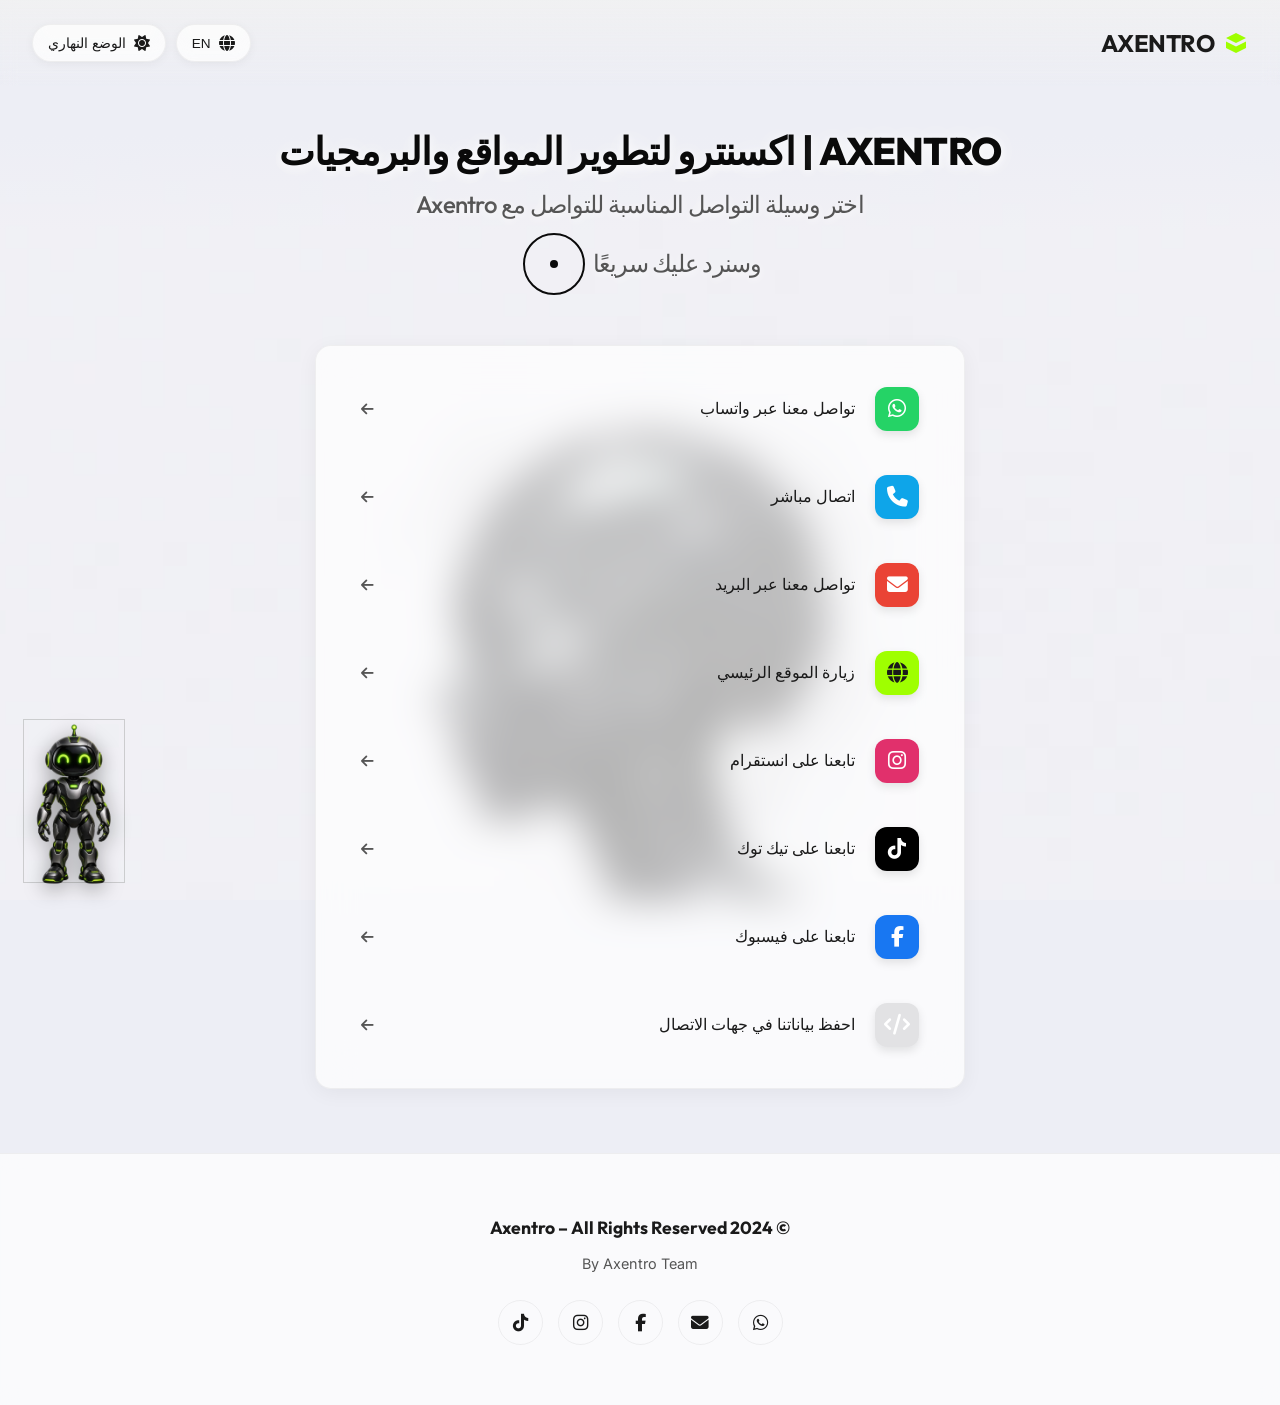
<file: links.html>
<!DOCTYPE html>
<html lang="ar" dir="rtl" data-theme="light">
<head>
  <meta charset="UTF-8">
  <title data-i18n="links_title">تواصل مع اكسنترو Axentro – واتساب، اتصال، بريد إلكتروني | خدمات رقمية عالمية</title>
  <meta name="viewport" content="width=device-width, initial-scale=1.0, viewport-fit=cover">
  <meta name="theme-color" content="#EDEEF5">
  <meta name="format-detection" content="telephone=no">
  <meta name="description" content="تواصل مع Axentro (اكسنترو) من أي مكان في العالم: واتساب، اتصال مباشر، بريد إلكتروني، وحسابات التواصل الاجتماعي — فريقنا جاهز لخدمتك بالعربية والإنجليزية في تطوير المواقع والمتاجر والأنظمة.">
  <!-- Security & SEO Meta Tags (CSP unified with index.html to allow Google Analytics) -->
  <meta http-equiv="Content-Security-Policy" content="default-src 'self'; script-src 'self' 'unsafe-inline' https://www.googletagmanager.com https://static.cloudflareinsights.com; style-src 'self' 'unsafe-inline'; img-src 'self' data: https://*.google.com https://*.google.com.eg https://*.google.com.hk https://www.googletagmanager.com; media-src 'self'; font-src 'self'; connect-src 'self' https://www.google-analytics.com https://analytics.google.com https://region1.google-analytics.com https://www.google.com https://www.google.com.eg https://www.googletagmanager.com https://cloudflareinsights.com https://stats.g.doubleclick.net;">
  <meta http-equiv="Permissions-Policy" content="camera=(), microphone=(), geolocation=()">
  <meta name="referrer" content="strict-origin-when-cross-origin">
  <meta name="robots" content="index, follow">
  <meta name="keywords" content="تواصل مع اكسنترو, رقم اكسنترو, واتساب اكسنترو, بريد اكسنترو, حسابات اكسنترو, تصميم مواقع تواصل, طلب عرض سعر تصميم موقع, استشارة برمجة, شركة برمجة مصر, شركة برمجة السعودية, شركة برمجة الإمارات, web development contact, hire web developer, software company contact, Axentro contact">
  <link rel="canonical" href="https://axentro.site/links.html">
  <!-- Language alternatives (hreflang) -->
  <link rel="alternate" hreflang="ar" href="https://axentro.site/links.html">
  <link rel="alternate" hreflang="en" href="https://axentro.site/en/links.html">
  <link rel="alternate" hreflang="x-default" href="https://axentro.site/en/links.html">

  <!-- Open Graph / Twitter Cards -->
  <meta property="og:site_name" content="Axentro">
  <meta property="og:type" content="website">
  <meta property="og:locale" content="ar_EG">
  <meta property="og:locale:alternate" content="en_US">
  <meta property="og:url" content="https://axentro.site/links.html">
  <meta property="og:title" content="تواصل مع اكسنترو Axentro – واتساب، اتصال، بريد إلكتروني | خدمات رقمية عالمية">
  <meta property="og:description" content="تواصل مع Axentro (اكسنترو) من أي مكان في العالم عبر واتساب، الاتصال المباشر، البريد الإلكتروني وحسابات التواصل الاجتماعي — خدمة بالعربية والإنجليزية.">
  <meta property="og:image" content="https://axentro.site/assets/images/og-image.jpg">
  <meta property="og:image:secure_url" content="https://axentro.site/assets/images/og-image.jpg">
  <meta property="og:image:type" content="image/jpeg">
  <meta property="og:image:width" content="1200">
  <meta property="og:image:height" content="630">
  <meta property="og:image:alt" content="Axentro | اكسنترو للحلول الرقمية والبرمجية">
  <meta name="twitter:card" content="summary_large_image">
  <meta name="twitter:title" content="تواصل مع اكسنترو Axentro – واتساب، اتصال، بريد إلكتروني | خدمات رقمية عالمية">
  <meta name="twitter:description" content="تواصل مع Axentro (اكسنترو) من أي مكان في العالم عبر واتساب، الاتصال المباشر، البريد الإلكتروني وحسابات التواصل الاجتماعي — خدمة بالعربية والإنجليزية.">
  <meta name="twitter:image" content="https://axentro.site/assets/images/og-image.jpg">
  <meta name="twitter:image:alt" content="Axentro | اكسنترو للحلول الرقمية والبرمجية">
  
  <!-- Enhanced Favicon for SEO & Apple Devices -->
  <link rel="icon" type="image/png" sizes="32x32" href="favicon.png">
  <link rel="icon" type="image/png" sizes="16x16" href="favicon.png">
  <link rel="apple-touch-icon" href="favicon.png">
  <link rel="manifest" href="manifest.json">

  <!-- Performance Optimization: Preconnect -->
  
  
  

  <!-- Stylesheets -->
  <link rel="preload" as="image" href="/assets/video/hero-poster-v2.jpg" fetchpriority="high">
  <style>
@font-face{font-family:'Inter';font-style:normal;font-weight:400;font-display:swap;src:url('/assets/fonts/inter-400-latin.woff2') format('woff2');unicode-range:U+0000-00FF,U+0131,U+0152-0153,U+02BB-02BC,U+02C6,U+02DA,U+02DC,U+0304,U+0308,U+0329,U+2000-206F,U+20AC,U+2122,U+2191,U+2193,U+2212,U+2215,U+FEFF,U+FFFD}@font-face{font-family:'Inter';font-style:normal;font-weight:500;font-display:swap;src:url('/assets/fonts/inter-500-latin.woff2') format('woff2');unicode-range:U+0000-00FF,U+0131,U+0152-0153,U+02BB-02BC,U+02C6,U+02DA,U+02DC,U+0304,U+0308,U+0329,U+2000-206F,U+20AC,U+2122,U+2191,U+2193,U+2212,U+2215,U+FEFF,U+FFFD}@font-face{font-family:'Inter';font-style:normal;font-weight:600;font-display:swap;src:url('/assets/fonts/inter-600-latin.woff2') format('woff2');unicode-range:U+0000-00FF,U+0131,U+0152-0153,U+02BB-02BC,U+02C6,U+02DA,U+02DC,U+0304,U+0308,U+0329,U+2000-206F,U+20AC,U+2122,U+2191,U+2193,U+2212,U+2215,U+FEFF,U+FFFD}@font-face{font-family:'Inter';font-style:normal;font-weight:700;font-display:swap;src:url('/assets/fonts/inter-700-latin.woff2') format('woff2');unicode-range:U+0000-00FF,U+0131,U+0152-0153,U+02BB-02BC,U+02C6,U+02DA,U+02DC,U+0304,U+0308,U+0329,U+2000-206F,U+20AC,U+2122,U+2191,U+2193,U+2212,U+2215,U+FEFF,U+FFFD}@font-face{font-family:'Outfit';font-style:normal;font-weight:400;font-display:swap;src:url('/assets/fonts/outfit-400-latin.woff2') format('woff2');unicode-range:U+0000-00FF,U+0131,U+0152-0153,U+02BB-02BC,U+02C6,U+02DA,U+02DC,U+0304,U+0308,U+0329,U+2000-206F,U+20AC,U+2122,U+2191,U+2193,U+2212,U+2215,U+FEFF,U+FFFD}@font-face{font-family:'Outfit';font-style:normal;font-weight:500;font-display:swap;src:url('/assets/fonts/outfit-500-latin.woff2') format('woff2');unicode-range:U+0000-00FF,U+0131,U+0152-0153,U+02BB-02BC,U+02C6,U+02DA,U+02DC,U+0304,U+0308,U+0329,U+2000-206F,U+20AC,U+2122,U+2191,U+2193,U+2212,U+2215,U+FEFF,U+FFFD}@font-face{font-family:'Outfit';font-style:normal;font-weight:600;font-display:swap;src:url('/assets/fonts/outfit-600-latin.woff2') format('woff2');unicode-range:U+0000-00FF,U+0131,U+0152-0153,U+02BB-02BC,U+02C6,U+02DA,U+02DC,U+0304,U+0308,U+0329,U+2000-206F,U+20AC,U+2122,U+2191,U+2193,U+2212,U+2215,U+FEFF,U+FFFD}@font-face{font-family:'Outfit';font-style:normal;font-weight:700;font-display:swap;src:url('/assets/fonts/outfit-700-latin.woff2') format('woff2');unicode-range:U+0000-00FF,U+0131,U+0152-0153,U+02BB-02BC,U+02C6,U+02DA,U+02DC,U+0304,U+0308,U+0329,U+2000-206F,U+20AC,U+2122,U+2191,U+2193,U+2212,U+2215,U+FEFF,U+FFFD}@font-face{font-family:'Outfit';font-style:normal;font-weight:800;font-display:swap;src:url('/assets/fonts/outfit-800-latin.woff2') format('woff2');unicode-range:U+0000-00FF,U+0131,U+0152-0153,U+02BB-02BC,U+02C6,U+02DA,U+02DC,U+0304,U+0308,U+0329,U+2000-206F,U+20AC,U+2122,U+2191,U+2193,U+2212,U+2215,U+FEFF,U+FFFD}

.fa{font-family:var(--fa-style-family,"Font Awesome 6 Free");font-weight:var(--fa-style,900)}.fa,.fa-brands,.fa-classic,.fa-regular,.fa-sharp,.fa-solid,.fab,.far,.fas{-moz-osx-font-smoothing:grayscale;-webkit-font-smoothing:antialiased;display:var(--fa-display,inline-block);font-style:normal;font-variant:normal;line-height:1;text-rendering:auto}.fa-classic,.fa-regular,.fa-solid,.far,.fas{font-family:"Font Awesome 6 Free"}.fa-brands,.fab{font-family:"Font Awesome 6 Brands"}.fa-1x{font-size:1em}.fa-2x{font-size:2em}.fa-3x{font-size:3em}.fa-4x{font-size:4em}.fa-5x{font-size:5em}.fa-6x{font-size:6em}.fa-7x{font-size:7em}.fa-8x{font-size:8em}.fa-9x{font-size:9em}.fa-10x{font-size:10em}.fa-2xs{font-size:.625em;line-height:.1em;vertical-align:.225em}.fa-xs{font-size:.75em;line-height:.08333em;vertical-align:.125em}.fa-sm{font-size:.875em;line-height:.07143em;vertical-align:.05357em}.fa-lg{font-size:1.25em;line-height:.05em;vertical-align:-.075em}.fa-xl{font-size:1.5em;line-height:.04167em;vertical-align:-.125em}.fa-2xl{font-size:2em;line-height:.03125em;vertical-align:-.1875em}.fa-fw{text-align:center;width:1.25em}.fa-ul{list-style-type:none;margin-left:var(--fa-li-margin,2.5em);padding-left:0}.fa-ul>li{position:relative}.fa-li{left:calc(var(--fa-li-width, 2em)*-1);position:absolute;text-align:center;width:var(--fa-li-width,2em);line-height:inherit}.fa-border{border-radius:var(--fa-border-radius,.1em);border:var(--fa-border-width,.08em) var(--fa-border-style,solid) var(--fa-border-color,#eee);padding:var(--fa-border-padding,.2em .25em .15em)}.fa-pull-left{float:left;margin-right:var(--fa-pull-margin,.3em)}.fa-pull-right{float:right;margin-left:var(--fa-pull-margin,.3em)}.fa-beat{-webkit-animation-name:fa-beat;animation-name:fa-beat;-webkit-animation-delay:var(--fa-animation-delay,0s);animation-delay:var(--fa-animation-delay,0s);-webkit-animation-direction:var(--fa-animation-direction,normal);animation-direction:var(--fa-animation-direction,normal);-webkit-animation-duration:var(--fa-animation-duration,1s);animation-duration:var(--fa-animation-duration,1s);-webkit-animation-iteration-count:var(--fa-animation-iteration-count,infinite);animation-iteration-count:var(--fa-animation-iteration-count,infinite);-webkit-animation-timing-function:var(--fa-animation-timing,ease-in-out);animation-timing-function:var(--fa-animation-timing,ease-in-out)}.fa-bounce{-webkit-animation-name:fa-bounce;animation-name:fa-bounce;-webkit-animation-delay:var(--fa-animation-delay,0s);animation-delay:var(--fa-animation-delay,0s);-webkit-animation-direction:var(--fa-animation-direction,normal);animation-direction:var(--fa-animation-direction,normal);-webkit-animation-duration:var(--fa-animation-duration,1s);animation-duration:var(--fa-animation-duration,1s);-webkit-animation-iteration-count:var(--fa-animation-iteration-count,infinite);animation-iteration-count:var(--fa-animation-iteration-count,infinite);-webkit-animation-timing-function:var(--fa-animation-timing,cubic-bezier(.28,.84,.42,1));animation-timing-function:var(--fa-animation-timing,cubic-bezier(.28,.84,.42,1))}.fa-fade{-webkit-animation-name:fa-fade;animation-name:fa-fade;-webkit-animation-iteration-count:var(--fa-animation-iteration-count,infinite);animation-iteration-count:var(--fa-animation-iteration-count,infinite);-webkit-animation-timing-function:var(--fa-animation-timing,cubic-bezier(.4,0,.6,1));animation-timing-function:var(--fa-animation-timing,cubic-bezier(.4,0,.6,1))}.fa-beat-fade,.fa-fade{-webkit-animation-delay:var(--fa-animation-delay,0s);animation-delay:var(--fa-animation-delay,0s);-webkit-animation-direction:var(--fa-animation-direction,normal);animation-direction:var(--fa-animation-direction,normal);-webkit-animation-duration:var(--fa-animation-duration,1s);animation-duration:var(--fa-animation-duration,1s)}.fa-beat-fade{-webkit-animation-name:fa-beat-fade;animation-name:fa-beat-fade;-webkit-animation-iteration-count:var(--fa-animation-iteration-count,infinite);animation-iteration-count:var(--fa-animation-iteration-count,infinite);-webkit-animation-timing-function:var(--fa-animation-timing,cubic-bezier(.4,0,.6,1));animation-timing-function:var(--fa-animation-timing,cubic-bezier(.4,0,.6,1))}.fa-flip{-webkit-animation-name:fa-flip;animation-name:fa-flip;-webkit-animation-delay:var(--fa-animation-delay,0s);animation-delay:var(--fa-animation-delay,0s);-webkit-animation-direction:var(--fa-animation-direction,normal);animation-direction:var(--fa-animation-direction,normal);-webkit-animation-duration:var(--fa-animation-duration,1s);animation-duration:var(--fa-animation-duration,1s);-webkit-animation-iteration-count:var(--fa-animation-iteration-count,infinite);animation-iteration-count:var(--fa-animation-iteration-count,infinite);-webkit-animation-timing-function:var(--fa-animation-timing,ease-in-out);animation-timing-function:var(--fa-animation-timing,ease-in-out)}.fa-shake{-webkit-animation-name:fa-shake;animation-name:fa-shake;-webkit-animation-duration:var(--fa-animation-duration,1s);animation-duration:var(--fa-animation-duration,1s);-webkit-animation-iteration-count:var(--fa-animation-iteration-count,infinite);animation-iteration-count:var(--fa-animation-iteration-count,infinite);-webkit-animation-timing-function:var(--fa-animation-timing,linear);animation-timing-function:var(--fa-animation-timing,linear)}.fa-shake,.fa-spin{-webkit-animation-delay:var(--fa-animation-delay,0s);animation-delay:var(--fa-animation-delay,0s);-webkit-animation-direction:var(--fa-animation-direction,normal);animation-direction:var(--fa-animation-direction,normal)}.fa-spin{-webkit-animation-name:fa-spin;animation-name:fa-spin;-webkit-animation-duration:var(--fa-animation-duration,2s);animation-duration:var(--fa-animation-duration,2s);-webkit-animation-iteration-count:var(--fa-animation-iteration-count,infinite);animation-iteration-count:var(--fa-animation-iteration-count,infinite);-webkit-animation-timing-function:var(--fa-animation-timing,linear);animation-timing-function:var(--fa-animation-timing,linear)}.fa-spin-reverse{--fa-animation-direction:reverse}.fa-pulse,.fa-spin-pulse{-webkit-animation-name:fa-spin;animation-name:fa-spin;-webkit-animation-direction:var(--fa-animation-direction,normal);animation-direction:var(--fa-animation-direction,normal);-webkit-animation-duration:var(--fa-animation-duration,1s);animation-duration:var(--fa-animation-duration,1s);-webkit-animation-iteration-count:var(--fa-animation-iteration-count,infinite);animation-iteration-count:var(--fa-animation-iteration-count,infinite);-webkit-animation-timing-function:var(--fa-animation-timing,steps(8));animation-timing-function:var(--fa-animation-timing,steps(8))}@media (prefers-reduced-motion:reduce){.fa-beat,.fa-beat-fade,.fa-bounce,.fa-fade,.fa-flip,.fa-pulse,.fa-shake,.fa-spin,.fa-spin-pulse{-webkit-animation-delay:-1ms;animation-delay:-1ms;-webkit-animation-duration:1ms;animation-duration:1ms;-webkit-animation-iteration-count:1;animation-iteration-count:1;-webkit-transition-delay:0s;transition-delay:0s;-webkit-transition-duration:0s;transition-duration:0s}}@-webkit-keyframes fa-beat{0%,90%{-webkit-transform:scale(1);transform:scale(1)}45%{-webkit-transform:scale(var(--fa-beat-scale,1.25));transform:scale(var(--fa-beat-scale,1.25))}}@keyframes fa-beat{0%,90%{-webkit-transform:scale(1);transform:scale(1)}45%{-webkit-transform:scale(var(--fa-beat-scale,1.25));transform:scale(var(--fa-beat-scale,1.25))}}@-webkit-keyframes fa-bounce{0%{-webkit-transform:scale(1) translateY(0);transform:scale(1) translateY(0)}10%{-webkit-transform:scale(var(--fa-bounce-start-scale-x,1.1),var(--fa-bounce-start-scale-y,.9)) translateY(0);transform:scale(var(--fa-bounce-start-scale-x,1.1),var(--fa-bounce-start-scale-y,.9)) translateY(0)}30%{-webkit-transform:scale(var(--fa-bounce-jump-scale-x,.9),var(--fa-bounce-jump-scale-y,1.1)) translateY(var(--fa-bounce-height,-.5em));transform:scale(var(--fa-bounce-jump-scale-x,.9),var(--fa-bounce-jump-scale-y,1.1)) translateY(var(--fa-bounce-height,-.5em))}50%{-webkit-transform:scale(var(--fa-bounce-land-scale-x,1.05),var(--fa-bounce-land-scale-y,.95)) translateY(0);transform:scale(var(--fa-bounce-land-scale-x,1.05),var(--fa-bounce-land-scale-y,.95)) translateY(0)}57%{-webkit-transform:scale(1) translateY(var(--fa-bounce-rebound,-.125em));transform:scale(1) translateY(var(--fa-bounce-rebound,-.125em))}64%{-webkit-transform:scale(1) translateY(0);transform:scale(1) translateY(0)}to{-webkit-transform:scale(1) translateY(0);transform:scale(1) translateY(0)}}@keyframes fa-bounce{0%{-webkit-transform:scale(1) translateY(0);transform:scale(1) translateY(0)}10%{-webkit-transform:scale(var(--fa-bounce-start-scale-x,1.1),var(--fa-bounce-start-scale-y,.9)) translateY(0);transform:scale(var(--fa-bounce-start-scale-x,1.1),var(--fa-bounce-start-scale-y,.9)) translateY(0)}30%{-webkit-transform:scale(var(--fa-bounce-jump-scale-x,.9),var(--fa-bounce-jump-scale-y,1.1)) translateY(var(--fa-bounce-height,-.5em));transform:scale(var(--fa-bounce-jump-scale-x,.9),var(--fa-bounce-jump-scale-y,1.1)) translateY(var(--fa-bounce-height,-.5em))}50%{-webkit-transform:scale(var(--fa-bounce-land-scale-x,1.05),var(--fa-bounce-land-scale-y,.95)) translateY(0);transform:scale(var(--fa-bounce-land-scale-x,1.05),var(--fa-bounce-land-scale-y,.95)) translateY(0)}57%{-webkit-transform:scale(1) translateY(var(--fa-bounce-rebound,-.125em));transform:scale(1) translateY(var(--fa-bounce-rebound,-.125em))}64%{-webkit-transform:scale(1) translateY(0);transform:scale(1) translateY(0)}to{-webkit-transform:scale(1) translateY(0);transform:scale(1) translateY(0)}}@-webkit-keyframes fa-fade{50%{opacity:var(--fa-fade-opacity,.4)}}@keyframes fa-fade{50%{opacity:var(--fa-fade-opacity,.4)}}@-webkit-keyframes fa-beat-fade{0%,to{opacity:var(--fa-beat-fade-opacity,.4);-webkit-transform:scale(1);transform:scale(1)}50%{opacity:1;-webkit-transform:scale(var(--fa-beat-fade-scale,1.125));transform:scale(var(--fa-beat-fade-scale,1.125))}}@keyframes fa-beat-fade{0%,to{opacity:var(--fa-beat-fade-opacity,.4);-webkit-transform:scale(1);transform:scale(1)}50%{opacity:1;-webkit-transform:scale(var(--fa-beat-fade-scale,1.125));transform:scale(var(--fa-beat-fade-scale,1.125))}}@-webkit-keyframes fa-flip{50%{-webkit-transform:rotate3d(var(--fa-flip-x,0),var(--fa-flip-y,1),var(--fa-flip-z,0),var(--fa-flip-angle,-180deg));transform:rotate3d(var(--fa-flip-x,0),var(--fa-flip-y,1),var(--fa-flip-z,0),var(--fa-flip-angle,-180deg))}}@keyframes fa-flip{50%{-webkit-transform:rotate3d(var(--fa-flip-x,0),var(--fa-flip-y,1),var(--fa-flip-z,0),var(--fa-flip-angle,-180deg));transform:rotate3d(var(--fa-flip-x,0),var(--fa-flip-y,1),var(--fa-flip-z,0),var(--fa-flip-angle,-180deg))}}@-webkit-keyframes fa-shake{0%{-webkit-transform:rotate(-15deg);transform:rotate(-15deg)}4%{-webkit-transform:rotate(15deg);transform:rotate(15deg)}8%,24%{-webkit-transform:rotate(-18deg);transform:rotate(-18deg)}12%,28%{-webkit-transform:rotate(18deg);transform:rotate(18deg)}16%{-webkit-transform:rotate(-22deg);transform:rotate(-22deg)}20%{-webkit-transform:rotate(22deg);transform:rotate(22deg)}32%{-webkit-transform:rotate(-12deg);transform:rotate(-12deg)}36%{-webkit-transform:rotate(12deg);transform:rotate(12deg)}40%,to{-webkit-transform:rotate(0deg);transform:rotate(0deg)}}@keyframes fa-shake{0%{-webkit-transform:rotate(-15deg);transform:rotate(-15deg)}4%{-webkit-transform:rotate(15deg);transform:rotate(15deg)}8%,24%{-webkit-transform:rotate(-18deg);transform:rotate(-18deg)}12%,28%{-webkit-transform:rotate(18deg);transform:rotate(18deg)}16%{-webkit-transform:rotate(-22deg);transform:rotate(-22deg)}20%{-webkit-transform:rotate(22deg);transform:rotate(22deg)}32%{-webkit-transform:rotate(-12deg);transform:rotate(-12deg)}36%{-webkit-transform:rotate(12deg);transform:rotate(12deg)}40%,to{-webkit-transform:rotate(0deg);transform:rotate(0deg)}}@-webkit-keyframes fa-spin{0%{-webkit-transform:rotate(0deg);transform:rotate(0deg)}to{-webkit-transform:rotate(1turn);transform:rotate(1turn)}}@keyframes fa-spin{0%{-webkit-transform:rotate(0deg);transform:rotate(0deg)}to{-webkit-transform:rotate(1turn);transform:rotate(1turn)}}.fa-rotate-90{-webkit-transform:rotate(90deg);transform:rotate(90deg)}.fa-rotate-180{-webkit-transform:rotate(180deg);transform:rotate(180deg)}.fa-rotate-270{-webkit-transform:rotate(270deg);transform:rotate(270deg)}.fa-flip-horizontal{-webkit-transform:scaleX(-1);transform:scaleX(-1)}.fa-flip-vertical{-webkit-transform:scaleY(-1);transform:scaleY(-1)}.fa-flip-both,.fa-flip-horizontal.fa-flip-vertical{-webkit-transform:scale(-1);transform:scale(-1)}.fa-rotate-by{-webkit-transform:rotate(var(--fa-rotate-angle,none));transform:rotate(var(--fa-rotate-angle,none))}.fa-stack{display:inline-block;height:2em;line-height:2em;position:relative;vertical-align:middle;width:2.5em}.fa-stack-1x,.fa-stack-2x{left:0;position:absolute;text-align:center;width:100%;z-index:var(--fa-stack-z-index,auto)}.fa-stack-1x{line-height:inherit}.fa-stack-2x{font-size:2em}.fa-inverse{color:var(--fa-inverse,#fff)}

.fa-chevron-circle-right:before,.fa-trash-alt:before,.fa-user-times:before,.fa-comment-alt:before,.fa-compress-alt:before,.fa-file-alt:before,.fa-file-lines:before,.fa-calendar-alt:before,.fa-volleyball-ball:before,.fa-sort-desc:before,.fa-circle-minus:before,.fa-right-from-bracket:before,.fa-heart-music-camera-bolt:before,.fa-microphone-alt-slash:before,.fa-magnifying-glass-location:before,.fa-forward-step:before,.fa-face-smile-beam:before,.fa-football-ball:before,.fa-angle-double-down:before,.fa-beer-mug-empty:before,.fa-arrow-up-long:before,.fa-burn:before,.fa-male:before,.fa-face-grin-stars:before,.fa-pastafarianism:before,.fa-spoon:before,.fa-envelopes-bulk:before,.fa-circle-h:before,.fa-address-book:before,.fa-pencil-alt:before,.fa-comments:before{content:"\f086"}.fa-file-clipboard:before,.fa-truck-loading:before,.fa-scroll-torah:before,.fa-broom-ball:before,.fa-quidditch-broom-ball:before,.fa-archive:before,.fa-arrow-down-9-1:before,.fa-sort-numeric-desc:before,.fa-face-grin-tongue-squint:before,.fa-earth-africa:before,.fa-tablet-alt:before,.fa-face-flushed:before,.fa-gavel:before,.fa-bell-concierge:before,.fa-pen-ruler:before,.fa-people-arrows-left-right:before,.fa-caret-square-right:before,.fa-cut:before,.fa-digital-tachograph:before,.fa-mail-reply:before,.fa-minus-square:before,.fa-caret-square-down:before,.fa-bars:before,.fa-hourglass-3:before,.fa-heart-broken:before,.fa-external-link-square-alt:before,.fa-face-kiss-beam:before,.fa-circle-exclamation:before,.fa-arrow-right-from-bracket:before,.fa-chevron-circle-down:before,.fa-unlock-alt:before,.fa-headphones-alt:before,.fa-circle-dollar-to-slot:before,.fa-volume-down:before,.fa-wheat-alt:before,.fa-check-square:before,.fa-header:before,.fa-list-squares:before,.fa-phone-square-alt:before,.fa-circle-dot:before,.fa-dizzy:before,.fa-futbol-ball:before,.fa-futbol:before,.fa-paint-brush:before,.fa-hot-tub-person:before,.fa-map-location:before,.fa-edit:before,.fa-share-alt:before,.fa-hourglass-2:before,.fa-bag-shopping:before,.fa-arrow-down-z-a:before,.fa-sort-alpha-desc:before,.fa-hand-paper:before,.fa-face-kiss:before,.fa-face-grin-tongue:before,.fa-face-grin-wink:before,.fa-deaf:before,.fa-deafness:before,.fa-ear-deaf:before,.fa-rss-square:before,.fa-hryvnia-sign:before,.fa-face-grin-wide:before,.fa-rod-asclepius:before,.fa-rod-snake:before,.fa-staff-aesculapius:before,.fa-ambulance:before,.fa-temperature-2:before,.fa-temperature-half:before,.fa-thermometer-2:before,.fa-poo-bolt:before,.fa-face-frown-open:before,.fa-folder-blank:before,.fa-file-medical-alt:before,.fa-dashboard:before,.fa-gauge-med:before,.fa-gauge:before,.fa-magic-wand-sparkles:before,.fa-pen-alt:before,.fa-shuttle-van:before,.fa-caret-square-left:before,.fa-globe:before{content:"\f0ac"}.fa-area-chart:before,.fa-ban:before,.fa-air-freshener:before,.fa-arrow-pointer:before,.fa-expand-arrows-alt:before,.fa-shapes:before,.fa-random:before,.fa-person-running:before,.fa-computer-mouse:before,.fa-arrow-right-to-bracket:before,.fa-shop-slash:before,.fa-hourglass-1:before,.fa-right-to-bracket:before,.fa-heart-pulse:before,.fa-people-carry-box:before,.fa-weight-scale:before,.fa-user-friends:before,.fa-arrow-up-a-z:before,.fa-face-laugh-squint:before,.fa-arrow-circle-up:before,.fa-person-walking:before,.fa-bed-pulse:before,.fa-shuttle-space:before,.fa-face-laugh:before,.fa-microphone-alt:before,.fa-headset:before{content:"\f590"}.fa-mars-stroke-up:before,.fa-champagne-glasses:before,.fa-file-arrow-up:before,.fa-wifi-3:before,.fa-wifi-strong:before,.fa-bath:before,.fa-user-edit:before,.fa-border-style:before,.fa-map-location-dot:before,.fa-poll:before,.fa-battery-car:before,.fa-mars-stroke-h:before,.fa-hand-back-fist:before,.fa-caret-square-up:before,.fa-bar-chart:before,.fa-hands-bubbles:before,.fa-eye-low-vision:before,.fa-plus-square:before,.fa-glass-martini-alt:before,.fa-rotate-back:before,.fa-rotate-backward:before,.fa-rotate-left:before,.fa-columns:before,.fa-dolly-box:before,.fa-compress-arrows-alt:before,.fa-angle-double-right:before,.fa-circle-play:before,.fa-eur:before,.fa-euro-sign:before,.fa-check-circle:before,.fa-circle-stop:before,.fa-compass-drafting:before,.fa-id-badge:before{content:"\f2c1"}.fa-face-laugh-beam:before,.fa-chevron-circle-up:before,.fa-gbp:before,.fa-pound-sign:before,.fa-arrow-down-long:before,.fa-mail-reply-all:before,.fa-person-skating:before,.fa-filter-circle-dollar:before,.fa-arrow-circle-down:before,.fa-arrow-right-to-file:before,.fa-external-link-square:before,.fa-temperature-0:before,.fa-temperature-empty:before,.fa-thermometer-0:before,.fa-address-card:before,.fa-contact-card:before,.fa-balance-scale-right:before,.fa-diamond-turn-right:before,.fa-house-laptop:before,.fa-face-tired:before,.fa-cloud-arrow-up:before,.fa-cloud-upload-alt:before,.fa-seedling:before,.fa-arrows-alt-h:before,.fa-arrow-circle-left:before,.fa-arrow-down-wide-short:before,.fa-sort-amount-asc:before,.fa-cloud-bolt:before,.fa-remove-format:before,.fa-face-smile-wink:before,.fa-arrows-h:before,.fa-cloud-arrow-down:before,.fa-cloud-download-alt:before,.fa-blackboard:before,.fa-user-alt-slash:before,.fa-handshake-alt-slash:before,.fa-arrows-rotate:before,.fa-refresh:before,.fa-shield-alt:before,.fa-atlas:before,.fa-house-chimney-crack:before,.fa-file-archive:before,.fa-glass-martini:before,.fa-person-skiing:before,.fa-temperature-arrow-down:before,.fa-feather-alt:before,.fa-ad:before,.fa-arrow-circle-right:before,.fa-sort:before,.fa-list-1-2:before,.fa-list-numeric:before,.fa-money-check-alt:before,.fa-face-kiss-wink-heart:before,.fa-arrows-alt:before,.fa-star-half-alt:before,.fa-code:before{content:"\f121"}.fa-glass-whiskey:before,.fa-arrow-up-right-from-square:before,.fa-krw:before,.fa-won-sign:before,.fa-cab:before,.fa-chart-pie:before,.fa-face-grin-beam:before,.fa-location-pin:before,.fa-hard-hat:before,.fa-hat-hard:before,.fa-arrow-alt-circle-right:before,.fa-face-rolling-eyes:before,.fa-chart-line:before,.fa-arrow-right:before{content:"\f061"}.fa-map-signs:before,.fa-screwdriver-wrench:before,.fa-home-user:before,.fa-cocktail:before,.fa-face-surprise:before,.fa-circle-pause:before,.fa-apple-alt:before,.fa-temperature-1:before,.fa-temperature-quarter:before,.fa-thermometer-1:before,.fa-poll-h:before,.fa-backward-fast:before,.fa-basketball-ball:before,.fa-arrow-alt-circle-up:before,.fa-mobile-alt:before,.fa-volume-high:before,.fa-burger:before,.fa-rupee-sign:before,.fa-circle-question:before,.fa-phone-alt:before,.fa-fast-forward:before,.fa-face-meh-blank:before,.fa-parking:before,.fa-bars-progress:before,.fa-cart-flatbed:before,.fa-ban-smoking:before,.fa-basket-shopping:before,.fa-bus-alt:before,.fa-eye:before{content:"\f06e"}.fa-face-sad-cry:before,.fa-signal-5:before,.fa-signal-perfect:before,.fa-home-lg:before,.fa-window-maximize:before{content:"\f2d0"}.fa-face-frown:before,.fa-shop:before,.fa-floppy-disk:before,.fa-balance-scale-left:before,.fa-sort-asc:before,.fa-comment-dots:before,.fa-face-grin-squint:before,.fa-hand-holding-dollar:before,.fa-hands-praying:before,.fa-arrow-right-rotate:before,.fa-arrow-rotate-forward:before,.fa-arrow-rotate-right:before,.fa-location-crosshairs:before,.fa-face-grin-tears:before,.fa-phone:before{content:"\f095"}.fa-calendar-times:before,.fa-user-cog:before,.fa-arrow-up-1-9:before,.fa-digging:before,.fa-gauge-simple-med:before,.fa-gauge-simple:before,.fa-quote-right-alt:before,.fa-shirt:before,.fa-t-shirt:before,.fa-tenge-sign:before,.fa-arrow-left:before{content:"\f060"}.fa-external-link-alt:before,.fa-table-cells:before,.fa-bible:before,.fa-medkit:before,.fa-female:before,.fa-briefcase-clock:before,.fa-table-cells-large:before,.fa-book-tanakh:before,.fa-phone-volume:before,.fa-birthday-cake:before,.fa-cake-candles:before,.fa-envelope:before{content:"\f0e0"}.fa-angle-double-up:before,.fa-arrow-up-9-1:before,.fa-hourglass-empty:before,.fa-user-doctor:before,.fa-user-md:before{content:"\f0f0"}.fa-circle-info:before,.fa-camera-alt:before,.fa-arrow-down-1-9:before,.fa-sort-numeric-asc:before,.fa-hand-holding-droplet:before,.fa-calendar-check:before{content:"\f274"}.fa-prescription-bottle-alt:before,.fa-arrow-down-a-z:before,.fa-sort-alpha-asc:before,.fa-arrow-left-rotate:before,.fa-arrow-rotate-back:before,.fa-arrow-rotate-backward:before,.fa-arrow-rotate-left:before,.fa-hard-drive:before,.fa-face-grin-squint-tears:before,.fa-list-alt:before,.fa-person-skiing-nordic:before,.fa-arrow-alt-circle-left:before,.fa-subway:before,.fa-indian-rupee-sign:before,.fa-indian-rupee:before,.fa-crop-alt:before,.fa-money-bill-1:before,.fa-left-long:before,.fa-minus:before,.fa-arrow-left-long:before,.fa-american-sign-language-interpreting:before,.fa-asl-interpreting:before,.fa-hands-american-sign-language-interpreting:before,.fa-cog:before,.fa-droplet-slash:before,.fa-cart-shopping:before,.fa-shopping-cart:before{content:"\f07a"}.fa-arrow-turn-up:before,.fa-square-root-alt:before,.fa-clock-four:before,.fa-backward-step:before,.fa-clinic-medical:before,.fa-temperature-3:before,.fa-temperature-three-quarters:before,.fa-thermometer-3:before,.fa-mobile-android-alt:before,.fa-battery-3:before,.fa-sliders-h:before,.fa-ellipsis-v:before,.fa-long-arrow-alt-right:before,.fa-teletype:before,.fa-hiking:before,.fa-cable-car:before,.fa-face-grin:before,.fa-backspace:before,.fa-eye-dropper-empty:before,.fa-eye-dropper:before,.fa-mobile-android:before,.fa-mobile-phone:before,.fa-face-meh:before,.fa-book-dead:before,.fa-drivers-license:before,.fa-dedent:before,.fa-home-alt:before,.fa-home-lg-alt:before,.fa-home:before,.fa-arrow-right-arrow-left:before,.fa-redo-alt:before,.fa-rotate-forward:before,.fa-cutlery:before,.fa-arrow-up-wide-short:before,.fa-broadcast-tower:before,.fa-long-arrow-alt-up:before,.fa-file-arrow-down:before,.fa-bolt:before,.fa-cny:before,.fa-jpy:before,.fa-rmb:before,.fa-yen-sign:before,.fa-rouble:before,.fa-rub:before,.fa-ruble-sign:before,.fa-sun:before{content:"\f185"}.fa-face-laugh-wink:before,.fa-arrow-alt-circle-down:before,.fa-arrow-down-short-wide:before,.fa-sort-amount-desc:before,.fa-arrow-right-long:before,.fa-ellipsis-h:before,.fa-first-aid:before,.fa-credit-card-alt:before,.fa-automobile:before,.fa-book-open-reader:before,.fa-temperature-arrow-up:before,.fa-h-square:before,.fa-temperature-4:before,.fa-temperature-full:before,.fa-thermometer-4:before,.fa-hands-helping:before,.fa-location-dot:before,.fa-person-swimming:before,.fa-droplet:before,.fa-earth-america:before,.fa-earth-americas:before,.fa-earth:before,.fa-battery-0:before,.fa-gauge-high:before,.fa-tachometer-alt-fast:before,.fa-hospital-alt:before,.fa-hospital-wide:before,.fa-bars-staggered:before,.fa-reorder:before,.fa-blind:before,.fa-check-to-slot:before,.fa-boxes-alt:before,.fa-boxes-stacked:before,.fa-chain:before,.fa-link:before{content:"\f0c1"}.fa-assistive-listening-systems:before,.fa-magnifying-glass:before,.fa-ping-pong-paddle-ball:before,.fa-table-tennis-paddle-ball:before,.fa-diagnoses:before,.fa-trash-can-arrow-up:before,.fa-file-edit:before,.fa-pen-square:before,.fa-pencil-square:before,.fa-chevron-down:before{content:"\f078"}.fa-battery-5:before,.fa-battery-full:before,.fa-list-dots:before,.fa-down-long:before,.fa-landmark-alt:before,.fa-television:before,.fa-tv-alt:before,.fa-list-check:before,.fa-circle-user:before,.fa-car-burst:before,.fa-person-snowboarding:before,.fa-shipping-fast:before,.fa-adjust:before,.fa-circle-radiation:before,.fa-baseball-ball:before,.fa-diagram-project:before,.fa-volume-mute:before,.fa-volume-times:before,.fa-grip-horizontal:before,.fa-share-from-square:before,.fa-child-combatant:before,.fa-phone-square:before,.fa-add:before,.fa-close:before,.fa-multiply:before,.fa-remove:before,.fa-times:before,.fa-arrows-up-down-left-right:before,.fa-chalkboard-teacher:before,.fa-chalkboard-user:before{content:"\f51c"}.fa-quote-left-alt:before,.fa-trash-arrow-up:before,.fa-ils:before,.fa-shekel-sign:before,.fa-shekel:before,.fa-sheqel-sign:before,.fa-photo-film:before,.fa-sign-hanging:before,.fa-tablet-android:before,.fa-car-alt:before,.fa-battery-2:before,.fa-baby-carriage:before,.fa-percent:before,.fa-face-smile:before,.fa-thumb-tack:before,.fa-person-praying:before,.fa-rotate:before,.fa-robot:before{content:"\f544"}.fa-cogs:before,.fa-gears:before{content:"\f085"}.fa-face-grin-hearts:before,.fa-transgender-alt:before,.fa-arrow-turn-down:before,.fa-award:before{content:"\f559"}.fa-ticket-alt:before,.fa-building:before{content:"\f1ad"}.fa-angle-double-left:before,.fa-qrcode:before{content:"\f029"}.fa-clock-rotate-left:before,.fa-face-grin-beam-sweat:before,.fa-arrow-right-from-file:before,.fa-shield-blank:before,.fa-arrow-up-short-wide:before,.fa-golf-ball-tee:before,.fa-chevron-circle-left:before,.fa-magic:before,.fa-moon:before{content:"\f186"}.fa-wine-glass-alt:before,.fa-biking:before,.fa-earth-oceania:before,.fa-square-xmark:before,.fa-times-square:before,.fa-expand-alt:before,.fa-arrows-alt-v:before,.fa-bahai:before,.fa-circle-plus:before,.fa-face-grin-tongue-wink:before,.fa-chain-broken:before,.fa-chain-slash:before,.fa-link-slash:before,.fa-arrow-up-z-a:before,.fa-fire-alt:before,.fa-book-quran:before,.fa-angry:before,.fa-feed:before,.fa-balance-scale:before,.fa-gauge-simple-high:before,.fa-tachometer-fast:before,.fa-desktop-alt:before,.fa-table-list:before,.fa-comment-sms:before,.fa-battery-4:before,.fa-fist-raised:before,.fa-image-portrait:before,.fa-earth-europe:before,.fa-cart-flatbed-suitcase:before,.fa-rectangle-times:before,.fa-rectangle-xmark:before,.fa-times-rectangle:before,.fa-book-journal-whills:before,.fa-exclamation-triangle:before,.fa-triangle-exclamation:before,.fa-mail-forward:before,.fa-exchange-alt:before,.fa-paper-plane:before{content:"\f1d8"}.fa-money-bill-1-wave:before,.fa-hands:before,.fa-sign-language:before,.fa-ladder-water:before,.fa-swimming-pool:before,.fa-arrows-up-down:before,.fa-face-grimace:before,.fa-wheelchair-alt:before,.fa-level-down-alt:before,.fa-envelope-square:before,.fa-band-aid:before,.fa-circle-xmark:before,.fa-times-circle:before,.fa-earth-asia:before,.fa-id-card-alt:before,.fa-magnifying-glass-plus:before,.fa-allergies:before,.fa-coffee:before,.fa-magnifying-glass-minus:before,.fa-user-alt:before,.fa-note-sticky:before,.fa-face-sad-tear:before,.fa-try:before,.fa-turkish-lira-sign:before,.fa-dollar-sign:before,.fa-dollar:before,.fa-magnifying-glass-dollar:before,.fa-users-cog:before,.fa-users-gear:before{content:"\f509"}.fa-bank:before,.fa-building-columns:before,.fa-institution:before,.fa-museum:before,.fa-masks-theater:before,.fa-handshake-alt:before,.fa-fighter-jet:before,.fa-share-alt-square:before,.fa-video-camera:before,.fa-graduation-cap:before,.fa-level-up-alt:before,
.fa-sr-only,.fa-sr-only-focusable:not(:focus),.sr-only,.sr-only-focusable:not(:focus){position:absolute;width:1px;height:1px;padding:0;margin:-1px;overflow:hidden;clip:rect(0,0,0,0);white-space:nowrap;border-width:0}:host,:root{--fa-style-family-brands:"Font Awesome 6 Brands";--fa-font-brands:normal 400 1em/1 "Font Awesome 6 Brands"}@font-face{font-family:"Font Awesome 6 Brands";font-style:normal;font-weight:400;font-display:swap;src:url(/assets/fontawesome/webfonts/fa-brands-400.woff2) format("woff2")}.fa-brands,.fab{font-weight:400}.fa-js-square:before,.fa-reddit-square:before,.fa-instagram-square:before,.fa-hacker-news-square:before,.fa-snapchat-square:before,.fa-font-awesome-alt:before,.fa-square-viadeo:before,.fa-dribbble-square:before,.fa-square-twitter:before,.fa-square-youtube:before,.fa-rendact:before,.fa-square-steam:before,.fa-square-vimeo:before,.fa-font-awesome-flag:before,.fa-font-awesome-logo-full:before,.fa-github-square:before,.fa-gitlab-square:before,.fa-odnoklassniki-square:before,.fa-pinterest-square:before,.fa-facebook-f:before{content:"\f39e"}.fa-google-plus-square:before,.fa-square-xing:before,.fa-42-group:before,.fa-pied-piper-square:before,.fa-tiktok:before{content:"\e07b"}.fa-facebook-square:before,.fa-lastfm-square:before,.fa-instagram:before{content:"\f16d"}.fa-whatsapp:before{content:"\f232"}.fa-wirsindhandwerk:before,.fa-snapchat-ghost:before,.fa-behance-square:before,.fa-git-square:before,.fa-square-tumblr:before,.fa-telegram-plane:before,.fa-square-whatsapp:before,.fa-slack-hash:before,.fa-medium-m:before,:host,:root{--fa-font-regular:normal 400 1em/1 "Font Awesome 6 Free"}@font-face{font-family:"Font Awesome 6 Free";font-style:normal;font-weight:400;font-display:swap;src:url(/assets/fontawesome/webfonts/fa-regular-400.woff2) format("woff2")}.fa-regular,.far{font-weight:400}:host,:root{--fa-style-family-classic:"Font Awesome 6 Free";--fa-font-solid:normal 900 1em/1 "Font Awesome 6 Free"}@font-face{font-family:"Font Awesome 6 Free";font-style:normal;font-weight:900;font-display:swap;src:url(/assets/fontawesome/webfonts/fa-solid-900.woff2) format("woff2")}.fa-solid,.fas{font-weight:900}@font-face{font-family:"Font Awesome 5 Brands";font-display:swap;font-weight:400;src:url(/assets/fontawesome/webfonts/fa-brands-400.woff2) format("woff2")}@font-face{font-family:"Font Awesome 5 Free";font-display:swap;font-weight:900;src:url(/assets/fontawesome/webfonts/fa-solid-900.woff2) format("woff2")}@font-face{font-family:"Font Awesome 5 Free";font-display:swap;font-weight:400;src:url(/assets/fontawesome/webfonts/fa-regular-400.woff2) format("woff2")}
  
:root{--bg-base:#EDEEF5;--text:#1a1a1a;--muted:#555555;--glass-bg:rgba(255,255,255,0.7);--glass-border:rgba(0,0,0,0.05);--accent:#9fff00;--secondary:#bc00ff;--btn-text:#1a1a1a;--card-bg:rgba(255,255,255,0.9);--shadow:0 4px 20px rgba(0,0,0,0.05);--nav-bg:rgba(241,241,241,0.8);--link-hover-bg:rgba(0,0,0,0.03);--btn-ripple:rgba(0,0,0,0.1);--transition-speed:0.4s}[data-theme="dark"]{--bg-base:#0a0a0c;--text:#ffffff;--muted:#d4d4d8;--glass-bg:rgba(255,255,255,0.04);--glass-border:rgba(255,255,255,0.1);--accent:#9fff00;--secondary:#bc00ff;--btn-text:#050507;--card-bg:rgba(20,20,22,0.6);--shadow:0 4px 20px rgba(0,0,0,0.3);--nav-bg:rgba(10,10,12,0.7);--link-hover-bg:rgba(255,255,255,0.05);--btn-ripple:rgba(255,255,255,0.3)}*,*::before,*::after{margin:0;padding:0;box-sizing:border-box}html{scroll-behavior:smooth;-webkit-text-size-adjust:100%}body{font-family:'Inter',sans-serif;background-color:var(--bg-base);color:var(--text);min-height:100vh;overflow-x:hidden;-webkit-font-smoothing:antialiased;-moz-osx-font-smoothing:grayscale;transition:background-color var(--transition-speed) ease,color var(--transition-speed) ease;line-height:1.6}a:focus-visible,button:focus-visible{outline:2px solid var(--accent);outline-offset:3px;border-radius:4px}img{max-width:100%;height:auto;display:block}section{padding:clamp(80px,10vw,140px) clamp(15px,4vw,40px);text-align:center;position:relative;z-index:1}.container{max-width:1200px;margin:0 auto;width:100%}h1,h2{font-family:'Outfit',sans-serif;font-weight:800;line-height:1.2;color:var(--text)}h3{font-family:'Outfit',sans-serif;color:var(--text);line-height:1.3;font-size:clamp(1.2rem,2.5vw,1.5rem)}p{color:var(--muted);line-height:1.8;font-size:clamp(0.9rem,1.5vw,1.05rem)}nav.navbar{position:fixed;top:0;left:0;width:100%;z-index:1000;background:linear-gradient(to bottom,var(--nav-bg),transparent);backdrop-filter:blur(8px);-webkit-backdrop-filter:blur(8px);padding:1.5rem 2rem;display:flex;justify-content:space-between;align-items:center;gap:1rem;transition:background var(--transition-speed) ease}.nav-brand{font-family:'Outfit',sans-serif;font-weight:700;font-size:1.5rem;letter-spacing:-0.5px;display:flex;align-items:center;gap:10px;text-decoration:none;color:var(--text)}.nav-brand svg{width:24px;height:24px;fill:var(--accent);transition:transform 0.3s ease}.nav-brand:hover svg{transform:rotate(10deg)}.nav-links{display:flex;gap:5px;background:var(--glass-bg);backdrop-filter:blur(20px);-webkit-backdrop-filter:blur(20px);padding:8px;border-radius:100px;border:1px solid var(--glass-border);box-shadow:var(--shadow)}.nav-link{font-size:clamp(0.8rem,1.2vw,0.95rem);color:var(--muted);text-decoration:none;display:inline-flex;align-items:center;gap:8px;padding:10px 20px;border-radius:50px;transition:color .3s,background-color .3s;white-space:nowrap;position:relative;overflow:hidden}.nav-link:hover{color:var(--text);background-color:var(--link-hover-bg)}.nav-link.active{color:var(--btn-text);background:var(--accent)}.nav-controls{display:flex;align-items:center;gap:10px}.nav-btn{background:var(--glass-bg);border:1px solid var(--glass-border);color:var(--text);padding:10px 15px;border-radius:50px;font-size:0.85rem;font-weight:500;cursor:pointer;display:flex;align-items:center;gap:8px;transition:all 0.3s ease;position:relative;overflow:hidden;backdrop-filter:blur(10px);-webkit-backdrop-filter:blur(10px);box-shadow:0 2px 10px rgba(0,0,0,0.05)}.nav-btn:hover{background:var(--text);color:var(--bg-base);border-color:var(--text);transform:translateY(-2px) scale(1.05)}.nav-btn i{font-size:1rem}.hero-section{position:relative;min-height:100vh;width:100%;display:flex;flex-direction:column;align-items:center;justify-content:center;overflow:hidden;padding-top:8rem;padding-bottom:4rem;flex-grow:1}.video-wrapper{position:absolute;top:15vh;left:0;width:100%;height:85vh;z-index:0;pointer-events:none}.video-wrapper video{width:100%;height:100%;object-fit:cover;opacity:1}.gradient-mask{position:absolute;top:0;left:0;width:100%;height:6rem;background:linear-gradient(to bottom,var(--bg-base),transparent);z-index:1}.hero-content{max-width:1200px;width:100%;margin:0 auto;padding:0 2rem;position:relative;z-index:10;text-align:center}.hero-title{font-family:'Outfit',sans-serif;font-weight:800;font-size:clamp(2rem,9vw,6rem);line-height:1.1;letter-spacing:-0.02em;margin-bottom:2rem;text-transform:uppercase;color:#0a0a0a;text-shadow:0 2px 10px rgba(255,255,255,0.9),0 0 25px rgba(255,255,255,0.7)}.hero-title .muted{color:#333333;opacity:1;font-weight:500;display:block;font-size:clamp(1rem,2vw,1.5rem);text-transform:none;margin-top:1rem;text-shadow:0 2px 8px rgba(255,255,255,0.9),0 0 20px rgba(255,255,255,0.7)}.eye-pill{display:inline-flex;align-items:center;justify-content:center;width:16px;height:16px;border:2px solid #0a0a0a;border-radius:50%;vertical-align:middle;margin:0 4px;position:relative;top:-2px;transition:width 0.3s ease}.eye-dot{width:8px;height:8px;background-color:#0a0a0a;border-radius:50%}.hero .tagline{font-family:'Outfit',sans-serif;margin-bottom:25px;letter-spacing:0.2em;font-size:clamp(0.7rem,1.5vw,0.9rem);color:var(--accent);text-transform:uppercase;display:inline-block;padding:8px 24px;border:1px solid var(--accent);border-radius:50px;background:rgba(0,0,0,0.6);backdrop-filter:blur(4px)}.hero-services{margin-top:40px;font-family:'Outfit',sans-serif;font-size:clamp(0.7rem,1.2vw,0.85rem);letter-spacing:0.15em;color:#333333;opacity:1;border-top:1px solid rgba(0,0,0,0.2);border-bottom:1px solid rgba(0,0,0,0.2);padding:15px 0;display:inline-block;text-shadow:0 2px 8px rgba(255,255,255,0.9),0 0 20px rgba(255,255,255,0.7)}[data-theme="dark"] .hero-title{color:#ffffff;text-shadow:0 2px 10px rgba(0,0,0,0.9),0 0 25px rgba(0,0,0,0.7)}[data-theme="dark"] .hero-title .muted{color:#e4e4e7;text-shadow:0 2px 8px rgba(0,0,0,0.9),0 0 20px rgba(0,0,0,0.7)}[data-theme="dark"] .eye-pill{border-color:#ffffff}[data-theme="dark"] .eye-dot{background-color:#ffffff}[data-theme="dark"] .hero-services{color:#ffffff;border-top:1px solid rgba(255,255,255,0.2);border-bottom:1px solid rgba(255,255,255,0.2);text-shadow:0 2px 8px rgba(0,0,0,0.9),0 0 20px rgba(0,0,0,0.7)}.cta-button{background:var(--accent);color:var(--btn-text);padding:16px 40px;border-radius:8px;font-weight:700;font-size:1.1rem;cursor:pointer;margin-top:50px;display:inline-block;text-decoration:none;border:none;font-family:'Outfit',sans-serif;box-shadow:0 10px 30px rgba(159,255,0,0.2);transition:all 0.3s ease;position:relative;overflow:hidden}.cta-button:hover{box-shadow:0 15px 40px rgba(159,255,0,0.4);transform:translateY(-2px)}.btn{display:inline-flex;align-items:center;gap:10px;padding:14px 30px;border-radius:8px;font-weight:700;font-size:0.95rem;text-decoration:none;cursor:pointer;transition:transform 0.2s ease,box-shadow 0.2s ease;border:1px solid transparent;color:#fff;font-family:'Outfit',sans-serif;position:relative;overflow:hidden}.btn-wa{background:#25D366;color:#000}.btn-mail{background:#EA4335}.btn-fb{background:#1877F2}.btn-ig{background:#E1306C}.btn:hover{transform:translateY(-2px);box-shadow:0 10px 20px rgba(0,0,0,0.1)}.cards{display:grid;grid-template-columns:repeat(auto-fit,minmax(300px,1fr));gap:30px;margin-top:60px}.card-wrapper{perspective:1000px}.card{position:relative;background:var(--card-bg);backdrop-filter:blur(15px) saturate(180%);-webkit-backdrop-filter:blur(15px) saturate(180%);padding:30px;border-radius:24px;text-align:start;overflow:hidden;border:1px solid var(--glass-border);transform-style:preserve-3d;transition:box-shadow 0.3s,border-color 0.3s;box-shadow:var(--shadow);height:100%;will-change:transform}.card:hover{box-shadow:0 30px 60px rgba(0,0,0,0.1);border-color:var(--accent)}.glare-card{position:absolute;inset:0;border-radius:24px;pointer-events:none;z-index:2}.card-content{position:relative;z-index:3;transform-style:preserve-3d}.card-content>*{transition:transform 0.3s}.card:hover .card-content>*{transform:translateZ(30px)}.card-link{display:block;text-decoration:none;color:inherit;height:100%}.service-img{width:100%;height:auto;aspect-ratio:2 / 1;object-fit:contain;border-radius:16px;margin-bottom:20px;filter:grayscale(30%) contrast(1.1);transition:filter 0.4s ease,transform 0.4s ease}.card:hover .service-img{filter:grayscale(0%) contrast(1.1);transform:scale(1.02)}.more-link{display:inline-flex;align-items:center;gap:8px;margin-top:14px;font-weight:700;color:var(--accent);text-decoration:none;transition:gap 0.3s;font-family:'Outfit',sans-serif;font-size:0.9rem}.card:hover .more-link{gap:15px}.final-cta-text{margin-bottom:15px;font-size:clamp(2rem,5vw,3.5rem);font-weight:800;color:var(--text);font-family:'Outfit',sans-serif}.cta{display:flex;gap:15px;justify-content:center;flex-wrap:wrap;margin-top:30px}footer{padding:60px 20px;border-top:1px solid var(--glass-border);text-align:center;background:var(--glass-bg);backdrop-filter:blur(10px);-webkit-backdrop-filter:blur(10px)}footer .main{font-weight:700;font-size:1.1rem;font-family:'Outfit',sans-serif;color:var(--text)}footer .by{margin-top:10px;font-size:0.9rem;opacity:1;color:var(--muted)}.footer-icons{margin-top:25px;display:flex;gap:15px;justify-content:center;font-size:1.1rem}.footer-icons a{transition:all 0.3s;text-decoration:none;width:45px;height:45px;display:flex;align-items:center;justify-content:center;border-radius:50%;background:transparent;border:1px solid var(--glass-border);color:var(--text)}.footer-icons a:hover{transform:translateY(-5px);color:var(--accent);border-color:var(--accent);background:var(--text)}.floating-wa{position:fixed;bottom:20px;right:20px;width:55px;height:55px;border-radius:50%;background:#25D366;color:#000;display:flex;align-items:center;justify-content:center;font-size:1.8rem;box-shadow:0 10px 25px rgba(37,211,102,0.4);z-index:999;text-decoration:none;transition:all 0.3s}html[dir="rtl"] .floating-wa{left:auto;right:20px}.floating-wa:hover{transform:scale(1.1) rotate(5deg)}a.skip-link{position:fixed !important;top:0 !important;left:0 !important;width:1px !important;height:1px !important;padding:0 !important;margin:-1px !important;overflow:hidden !important;clip:rect(0 0 0 0) !important;clip-path:inset(50%) !important;white-space:nowrap !important;border:0 !important;background:transparent !important;color:transparent !important;z-index:10000;pointer-events:none}a.skip-link:focus-visible{top:10px !important;left:10px !important;width:auto !important;height:auto !important;padding:10px 20px !important;margin:0 !important;overflow:visible !important;clip:auto !important;clip-path:none !important;background:#9fff00 !important;color:#000 !important;border-radius:8px !important;font-weight:bold !important;z-index:10000 !important;pointer-events:auto !important}
#loader{position:fixed;inset:0;background:var(--bg-base);z-index:9999;display:flex;justify-content:center;align-items:center;transition:opacity 0.5s ease,visibility 0.5s ease}#loader.hidden{opacity:0;visibility:hidden;pointer-events:none}.spinner{width:40px;height:40px;border:3px solid var(--glass-border);border-top-color:var(--accent);border-radius:50%;animation:spin 0.8s linear infinite;will-change:transform}@keyframes spin{to{transform:rotate(360deg)}}.scroll-progress{position:fixed;top:0;left:0;height:3px;width:0%;background:linear-gradient(90deg,var(--accent),var(--secondary));z-index:99999;box-shadow:0 0 10px var(--accent);transition:width 0.1s linear}#particles-canvas{position:fixed;top:0;left:0;width:100%;height:100%;z-index:-1;pointer-events:none}.reveal{opacity:0;transform:translateY(50px);transition:opacity 1s cubic-bezier(0.16,1,0.3,1),transform 1s cubic-bezier(0.16,1,0.3,1);will-change:opacity,transform}.reveal.show{opacity:1;transform:translateY(0)}.ripple{position:absolute;border-radius:50%;transform:scale(0);animation:ripple-anim 0.6s linear;background:var(--btn-ripple);pointer-events:none}@keyframes ripple-anim{to{transform:scale(4);opacity:0}}@media (prefers-reduced-motion:reduce){*,*::before,*::after{animation-duration:0.01ms !important;animation-iteration-count:1 !important;transition-duration:0.01ms !important;scroll-behavior:auto !important}.reveal{opacity:1;transform:none}}
@media (min-width:1024px){.eye-pill{width:62px;height:62px}}@media (min-width:768px) and (max-width:1023px){.eye-pill{width:42px;height:42px;top:0}.nav-brand{font-size:1.3rem}}@media (max-width:767px){nav.navbar{padding:0.75rem 0.5rem;gap:0.5rem}.nav-brand{font-size:1rem;gap:5px}.nav-brand svg{width:18px;height:18px}.nav-link span{display:none}.nav-link{padding:8px 10px}.nav-link i{font-size:1.1rem}.nav-links{background:transparent;backdrop-filter:none;-webkit-backdrop-filter:none;box-shadow:none;border:none;gap:0;padding:2px}.nav-controls{gap:5px}.nav-controls .nav-btn{padding:8px 10px}.nav-controls .nav-btn span.text-btn{display:none}.hero-section{padding-top:6rem}.video-wrapper{top:10vh;height:90vh}.hero-content{padding:0 1rem}.hero-services{font-size:0.65rem;letter-spacing:0.1em;padding:10px 0}.cards{grid-template-columns:1fr;gap:20px}.card{padding:20px}.cta{gap:10px}.btn{padding:12px 20px;font-size:0.85rem;flex-grow:1;justify-content:center}.floating-wa{width:50px;height:50px;font-size:1.6rem;bottom:15px}html[dir="rtl"] .floating-wa{right:15px}}@media (max-width:360px){.nav-brand{font-size:0.9rem}.hero-title{font-size:1.8rem}.nav-link{padding:8px}}img,video,canvas,svg{max-width:100%}body{overflow-wrap:break-word}@media (max-width:767px){html{-webkit-text-size-adjust:100%;text-size-adjust:100%}nav.navbar{padding-left:max(0.5rem,env(safe-area-inset-left));padding-right:max(0.5rem,env(safe-area-inset-right))}.hero-section{min-width:0}.hero-title{overflow-wrap:anywhere}.cta{flex-wrap:wrap}.btn{min-width:0}.floating-wa{bottom:calc(15px + env(safe-area-inset-bottom))}html[dir="ltr"] .floating-wa{left:auto;right:max(15px,env(safe-area-inset-right))}html[dir="rtl"] .floating-wa{left:auto;right:max(15px,env(safe-area-inset-right))}}@media (max-width:360px){nav.navbar{flex-wrap:wrap}.nav-links{max-width:100%}.nav-link{padding:7px}.hero-services{letter-spacing:0.04em;overflow-wrap:anywhere}}@media (max-width:900px) and (orientation:landscape){.hero-section{padding-top:4.5rem}.video-wrapper{height:100vh}}@media (prefers-reduced-motion:reduce){html:focus-within{scroll-behavior:auto}*,*::before,*::after{animation-duration:0.01ms !important;animation-iteration-count:1 !important;scroll-behavior:auto !important;transition-duration:0.01ms !important}}
.ax-ai-fab{position:fixed;left:18px;bottom:calc(12px + env(safe-area-inset-bottom));width:112px;height:174px;padding:0;margin:0;background:transparent !important;border:0 !important;border-radius:0 !important;box-shadow:none !important;color:inherit;cursor:pointer;z-index:9998;display:flex;align-items:flex-end;justify-content:center;opacity:1;appearance:none;-webkit-appearance:none;transition:transform .25s ease,opacity .25s ease;-webkit-tap-highlight-color:transparent}html[dir="rtl"] .ax-ai-fab{right:auto;left:18px}.ax-ai-mascot{display:block;width:100%;height:100%;object-fit:contain;object-position:center bottom;pointer-events:none;user-select:none;filter:drop-shadow(0 5px 10px rgba(0,0,0,.35));animation:ax-ai-mascot-idle 4.5s ease-in-out infinite;transform-origin:center bottom}.ax-ai-fab:hover{transform:translateY(-4px) scale(1.025)}.ax-ai-fab:hover .ax-ai-mascot{filter:drop-shadow(0 7px 13px rgba(159,255,0,.22))}.ax-ai-fab:focus-visible{outline:2px solid var(--accent);outline-offset:2px;border-radius:12px !important}.ax-ai-fab.is-hidden{opacity:0;pointer-events:none;transform:translateY(12px)}@keyframes ax-ai-mascot-idle{0%,100%{transform:translateY(0)}50%{transform:translateY(-4px)}}@media (max-width:768px){.ax-ai-fab{left:8px;bottom:calc(8px + env(safe-area-inset-bottom));width:88px;height:137px}html[dir="rtl"] .ax-ai-fab{right:auto;left:8px}}@media (max-width:380px){.ax-ai-fab{width:74px;height:116px}}@media (prefers-reduced-motion:reduce){.ax-ai-mascot{animation:none}.ax-ai-fab{transition:none}}.ax-ai-panel{position:fixed;left:20px;bottom:calc(85px + env(safe-area-inset-bottom));width:380px;max-width:calc(100vw - 40px);height:70vh;max-height:600px;background:var(--card-bg);-webkit-backdrop-filter:blur(20px) saturate(180%);backdrop-filter:blur(20px) saturate(180%);border:1px solid var(--glass-border);border-radius:16px;box-shadow:0 10px 40px rgba(0,0,0,0.15);z-index:9998;display:flex;flex-direction:column;overflow:hidden;visibility:hidden;opacity:0;transform:translateY(20px) scale(0.98);pointer-events:none;transition:opacity 0.3s ease,transform 0.3s ease,visibility 0s linear 0.3s}html[dir="rtl"] .ax-ai-panel{right:auto;left:20px}.ax-ai-panel.is-open{visibility:visible;opacity:1;transform:translateY(0) scale(1);pointer-events:auto;transition:opacity 0.3s ease,transform 0.3s ease,visibility 0s linear 0s}@media (max-width:768px){.ax-ai-panel{top:0;left:0;right:0;bottom:0;width:100%;max-width:100%;height:100dvh;max-height:100dvh;border-radius:0;border:none}html[dir="rtl"] .ax-ai-panel{left:0}}.ax-ai-header{padding:16px 20px;background:var(--glass-bg);border-bottom:1px solid var(--glass-border);display:flex;justify-content:space-between;align-items:center;flex-shrink:0}@media (max-width:768px){.ax-ai-header{padding-top:calc(16px + env(safe-area-inset-top))}}.ax-ai-header-info{display:flex;flex-direction:column}.ax-ai-title{font-family:'Outfit',sans-serif;font-weight:700;font-size:1.1rem;color:var(--text);display:flex;align-items:center;gap:8px}.ax-ai-status{font-size:0.75rem;color:var(--muted);display:flex;align-items:center;gap:6px}.ax-ai-status-dot{width:8px;height:8px;background:var(--accent);border-radius:50%;box-shadow:0 0 8px var(--accent)}.ax-ai-close{background:transparent;border:none;color:var(--muted);font-size:1.2rem;cursor:pointer;padding:5px;border-radius:50%;transition:background 0.2s,color 0.2s}.ax-ai-close:hover{background:var(--link-hover-bg);color:var(--text)}.ax-ai-close:focus-visible{outline:1px solid var(--accent);outline-offset:2px}.ax-ai-body{flex:1 1 auto;min-height:0;padding:20px;overflow-y:auto;display:flex;flex-direction:column;gap:15px;scrollbar-width:thin;scrollbar-color:var(--glass-border) transparent}.ax-ai-body::-webkit-scrollbar{width:6px}.ax-ai-body::-webkit-scrollbar-thumb{background-color:var(--glass-border);border-radius:10px}.ax-ai-msg{max-width:85%;padding:12px 16px;border-radius:12px;font-size:0.95rem;line-height:1.6;word-wrap:break-word;white-space:pre-wrap;overflow-wrap:anywhere}.ax-ai-msg--bot{background:var(--glass-bg);color:var(--text);border:1px solid var(--glass-border)}.ax-ai-msg--user{background:var(--accent);color:var(--btn-text)}html[dir="ltr"] .ax-ai-msg--bot{align-self:flex-start;border-top-left-radius:2px}html[dir="ltr"] .ax-ai-msg--user{align-self:flex-end;border-top-right-radius:2px}html[dir="rtl"] .ax-ai-msg--bot{align-self:flex-start;border-top-right-radius:2px}html[dir="rtl"] .ax-ai-msg--user{align-self:flex-end;border-top-left-radius:2px}.ax-ai-panel{--ax-error-bg:rgba(220,50,50,0.1);--ax-error-border:rgba(220,50,50,0.2);--ax-error-text:#dc3232}[data-theme="dark"] .ax-ai-panel{--ax-error-bg:rgba(255,100,100,0.1);--ax-error-border:rgba(255,100,100,0.3);--ax-error-text:#ff8a80}.ax-ai-msg--error{background:var(--ax-error-bg);color:var(--ax-error-text);border:1px solid var(--ax-error-border);align-self:center;text-align:center;font-size:0.9rem}.ax-ai-typing{display:flex;align-items:center;gap:4px;padding:14px 18px;background:var(--glass-bg);border:1px solid var(--glass-border);border-radius:12px;width:fit-content}html[dir="ltr"] .ax-ai-typing{align-self:flex-start;border-top-left-radius:2px}html[dir="rtl"] .ax-ai-typing{align-self:flex-start;border-top-right-radius:2px}.ax-ai-typing-dot{width:8px;height:8px;background:var(--muted);border-radius:50%;animation:ax-ai-bounce 1.4s infinite ease-in-out both}.ax-ai-typing-dot:nth-child(1){animation-delay:-0.32s}.ax-ai-typing-dot:nth-child(2){animation-delay:-0.16s}@keyframes ax-ai-bounce{0%,80%,100%{transform:scale(0.6);opacity:0.4}40%{transform:scale(1);opacity:1}}.ax-ai-quick-actions{display:flex;flex-wrap:wrap;gap:8px;margin-top:10px}.ax-ai-quick-btn{background:#1a1a1a;border:1px solid #1a1a1a;color:#ffffff;padding:8px 14px;border-radius:20px;font-size:0.85rem;font-family:'Inter',sans-serif;cursor:pointer;transition:background 0.2s,color 0.2s,border-color 0.2s;box-sizing:border-box;min-height:36px}.ax-ai-quick-btn:hover{background:var(--accent);color:#1a1a1a;border-color:var(--accent)}.ax-ai-quick-btn:focus-visible{outline:2px solid var(--accent);outline-offset:2px}[data-theme="dark"] .ax-ai-quick-btn{background:rgba(159,255,0,0.10);border:1px solid rgba(159,255,0,0.5);color:var(--accent)}[data-theme="dark"] .ax-ai-quick-btn:hover{background:var(--accent);color:#050507}.ax-ai-wa-btn{display:flex;align-items:center;justify-content:center;gap:8px;width:100%;margin-top:15px;padding:12px;background:#25D366;color:#000;text-decoration:none;border-radius:8px;font-weight:600;font-family:'Outfit',sans-serif;transition:transform 0.2s,box-shadow 0.2s;box-sizing:border-box}.ax-ai-wa-btn:hover{transform:translateY(-2px);box-shadow:0 4px 10px rgba(37,211,102,0.3)}.ax-ai-wa-btn:focus-visible{outline:2px solid #25D366;outline-offset:2px}.ax-ai-composer{padding:12px;border-top:1px solid var(--glass-border);background:var(--glass-bg);display:flex;gap:10px;align-items:flex-end;flex-shrink:0}@media (max-width:768px){.ax-ai-composer{padding-bottom:calc(12px + env(safe-area-inset-bottom))}}.ax-ai-textarea{flex:1;background:var(--bg-base);border:1px solid var(--glass-border);border-radius:8px;padding:10px 15px;color:var(--text);font-family:'Inter',sans-serif;font-size:0.95rem;resize:none;max-height:120px;line-height:1.5;transition:border-color 0.2s;min-width:0;width:100%;box-sizing:border-box;overflow-y:auto}.ax-ai-textarea:focus{outline:none;border-color:var(--accent)}.ax-ai-send-btn{width:42px;height:42px;background:var(--accent);color:var(--btn-text);border:none;border-radius:8px;cursor:pointer;display:flex;align-items:center;justify-content:center;font-size:1.1rem;transition:opacity 0.2s,transform 0.2s;flex-shrink:0}.ax-ai-send-btn:disabled{opacity:0.4;cursor:not-allowed}.ax-ai-send-btn:not(:disabled):hover{transform:scale(1.05)}.ax-ai-send-btn:focus-visible{outline:2px solid var(--text);outline-offset:2px}.ax-ai-sr-only{position:absolute;width:1px;height:1px;padding:0;margin:-1px;overflow:hidden;clip:rect(0,0,0,0);white-space:nowrap;border:0}@media (prefers-reduced-motion:reduce){.ax-ai-fab,.ax-ai-panel,.ax-ai-msg,.ax-ai-typing-dot,.ax-ai-send-btn,.ax-ai-wa-btn{transition:none !important;animation:none !important}}.ax-ai-fab{isolation:isolate;overflow:visible;background:linear-gradient(145deg,#c7ff67 0%,#9fff00 48%,#70c900 100%);color:#10140b;border:1px solid rgba(255,255,255,0.42);box-shadow:0 8px 24px rgba(0,0,0,0.24),0 0 0 1px rgba(159,255,0,0.14);-webkit-tap-highlight-color:transparent;touch-action:manipulation}.ax-ai-fab::before{content:"";position:absolute;inset:5px;border:1px solid rgba(16,20,11,0.16);border-radius:inherit;pointer-events:none}.ax-ai-fab-mark{position:relative;z-index:1;display:block;width:35px;height:35px;flex:0 0 auto;filter:drop-shadow(0 1px 1px rgba(0,0,0,0.12))}.ax-ai-fab-mark svg{display:block;width:100%;height:100%;overflow:visible}.ax-ai-fab:hover{transform:translateY(-2px) scale(1.035);box-shadow:0 11px 28px rgba(0,0,0,0.28),0 0 0 5px rgba(159,255,0,0.12)}.ax-ai-fab:active{transform:scale(0.97)}.ax-ai-fab:focus-visible{outline:3px solid var(--text);outline-offset:4px}@media (max-width:768px){.ax-ai-panel{height:100vh;max-height:100vh;height:100dvh;max-height:100dvh}.ax-ai-header{padding-left:max(16px,env(safe-area-inset-left));padding-right:max(16px,env(safe-area-inset-right))}.ax-ai-body{overscroll-behavior:contain;-webkit-overflow-scrolling:touch}.ax-ai-composer{padding-left:max(12px,env(safe-area-inset-left));padding-right:max(12px,env(safe-area-inset-right))}}.ax-ai-close,.ax-ai-send-btn,.ax-ai-quick-btn{touch-action:manipulation}.ax-ai-close{min-width:40px;min-height:40px;display:inline-flex;align-items:center;justify-content:center}.ax-ai-quick-btn{min-height:40px;max-width:100%;overflow-wrap:anywhere}.ax-ai-msg,.ax-ai-textarea{overflow-wrap:anywhere;-webkit-hyphens:auto;hyphens:auto}@media (max-width:360px){.ax-ai-body{padding:14px;gap:12px}.ax-ai-msg{max-width:94%;padding:10px 12px;font-size:0.9rem}.ax-ai-header{padding-left:12px;padding-right:12px}.ax-ai-composer{gap:7px}}@media (prefers-reduced-motion:reduce){.ax-ai-fab::before{transition:none}}
  </style>
  
  
  
  
  
  

  <!-- Google Analytics -->
  <!-- v16: gtag library loads lazily via ga.js (first interaction or 10s) -->
  
  <!-- Prevent Flash of Incorrect Theme/Direction -->
  <script>
    (function() {
      const systemPrefersDark = window.matchMedia('(prefers-color-scheme: dark)').matches;
      const savedTheme = localStorage.getItem('theme') || (systemPrefersDark ? 'dark' : 'light');
      document.documentElement.setAttribute('data-theme', savedTheme);
      const savedLang = localStorage.getItem('lang') || 'ar';
      document.documentElement.setAttribute('lang', savedLang);
      document.documentElement.setAttribute('dir', savedLang === 'ar' ? 'rtl' : 'ltr');
    })();
  </script>

  <!-- Structured Data (JSON-LD) for SEO -->
  <script type="application/ld+json">
{
  "@context": "https://schema.org",
  "@type": "Organization",
  "@id": "https://axentro.site/#organization",
  "name": "Axentro",
  "alternateName": [
    "اكسنترو",
    "أكستنرو",
    "أكسنترو",
    "اكسترو",
    "اكسبنتو",
    "اكسنترو للحلول الرقمية"
  ],
  "url": "https://axentro.site",
  "logo": "https://axentro.site/assets/images/og-image.jpg",
  "description": "Axentro (اكسنترو) provides web development, software development, e-commerce, CRM, booking systems, and custom digital solutions for businesses in Egypt and worldwide.",
  "knowsAbout": [
    "Web Development",
    "Portfolio & CV Websites",
    "E-commerce Development",
    "Booking & Reservation Systems",
    "Clinic Management Systems",
    "Inventory & Sales Management",
    "CRM Systems",
    "QR Menu & Online Ordering",
    "Real Estate Platforms",
    "AI Automation",
    "Business Systems Integration",
    "Business Dashboards & Reports",
    "Custom Business Applications",
    "تصميم وتطوير المواقع",
    "أنظمة إدارة الأعمال",
    "أتمتة الأعمال بالذكاء الاصطناعي"
  ],
  "email": "axentroofficial@gmail.com",
  "telephone": "+201146476993",
  "areaServed": "Worldwide",
  "sameAs": [
    "https://www.facebook.com/axentro.site/",
    "https://www.instagram.com/axentro.official",
    "https://www.tiktok.com/@axentro.official",
    "https://www.linkedin.com/company/axentro-official",
    "https://github.com/axentrohq"
  ],
  "contactPoint": {
    "@type": "ContactPoint",
    "contactType": "customer service",
    "availableLanguage": [
      "Arabic",
      "English"
    ]
  }
}
  </script>

  <script type="application/ld+json">
{
  "@context": "https://schema.org",
  "@type": "WebSite",
  "@id": "https://axentro.site/#website",
  "name": "Axentro",
  "alternateName": "اكسنترو",
  "url": "https://axentro.site/",
  "inLanguage": [
    "ar",
    "en"
  ],
  "publisher": {
    "@id": "https://axentro.site/#organization"
  }
}
</script>

  <script type="application/ld+json">
{
  "@context": "https://schema.org",
  "@type": "WebPage",
  "@id": "https://axentro.site/links.html#webpage",
  "url": "https://axentro.site/links.html",
  "name": "تواصل مع اكسنترو Axentro – واتساب، اتصال، بريد إلكتروني | خدمات رقمية عالمية",
  "description": "تواصل مع Axentro (اكسنترو) من أي مكان في العالم: واتساب، اتصال مباشر، بريد إلكتروني، وحسابات التواصل الاجتماعي — فريقنا جاهز لخدمتك بالعربية والإنجليزية في تطوير المواقع والمتاجر والأنظمة.",
  "isPartOf": {
    "@id": "https://axentro.site/#website"
  },
  "about": {
    "@id": "https://axentro.site/#organization"
  },
  "inLanguage": [
    "ar",
    "en"
  ]
}
</script>
  
  <!-- Page Specific Styles -->
  <style>
    .hero-content { display: grid; grid-template-columns: repeat(12, 1fr); gap: 1rem; text-align: center; }
    .hero-text-wrapper { grid-column: span 12; display: flex; flex-direction: column; align-items: center; }
    .hero-title { font-size: clamp(1.5rem, 3vw, 2.5rem); line-height: 1.2; margin-bottom: 2.5rem; max-width: 800px; }
    .hero-title .muted { color: var(--muted); font-weight: 500; display: block; margin-bottom: 0.5rem; }
    
    .links-container {
      background: var(--glass-bg); backdrop-filter: blur(20px); -webkit-backdrop-filter: blur(20px);
      border: 1px solid var(--glass-border); border-radius: 16px;
      padding: 1.5rem; box-shadow: var(--shadow);
      display: flex; flex-direction: column; gap: 10px;
      max-width: 650px; width: 100%;
    }
    .link-btn {
      display: flex; align-items: center; gap: 1.25rem; width: 100%;
      padding: 16px 20px; border-radius: 14px; text-decoration: none;
      background: transparent; border: 1px solid transparent;
      color: var(--text); font-weight: 500; font-size: 1rem; cursor: pointer;
      transition: all 0.2s cubic-bezier(0.4, 0, 0.2, 1); position: relative; overflow: hidden;
    }
    .link-btn:hover { background: var(--link-hover-bg); border-color: var(--glass-border); transform: translateY(-1px); }
    .link-btn .icon-box { 
      width: 44px; height: 44px; min-width: 44px; border-radius: 12px; 
      display: flex; align-items: center; justify-content: center; font-size: 1.3rem; 
      color: white; transition: all 0.3s; flex-shrink: 0; box-shadow: 0 4px 10px rgba(0,0,0,0.1);
    }
    .link-btn .text { flex: 1; text-align: start; white-space: nowrap; overflow: hidden; text-overflow: ellipsis; }
    .link-btn .arrow { color: var(--muted); font-size: 0.9rem; transition: transform 0.3s, color 0.3s; }
    .link-btn:hover .arrow { transform: translateX(-5px); color: var(--text); }
    html[dir="ltr"] .link-btn:hover .arrow { transform: translateX(5px); }

    .bg-wa { background: #25D366; } .bg-call { background: #0ea5e9; }
    .bg-mail { background: #EA4335; } .bg-site { background: var(--accent); color: var(--btn-text) !important; }
    .bg-ig { background: #E1306C; } .bg-fb { background: #1877F2; }
    .bg-vcard { background: rgba(128,128,128,0.2); color: var(--text); }
    .bg-tiktok { background: #000000; }
    
    @media (max-width: 768px) {
      .links-container { padding: 1rem; }
      .link-btn { padding: 12px 14px; gap: 0.75rem; }
      .link-btn .icon-box { width: 38px; height: 38px; min-width: 38px; font-size: 1.1rem; }
      .link-btn .text { font-size: 0.9rem; }
    }
  </style>
</head>
<body>
  <a href="#home" class="skip-link" style="position: absolute; width: 1px; height: 1px; padding: 0; margin: -1px; overflow: hidden; clip: rect(0,0,0,0); white-space: nowrap; border: 0; z-index: 10000;" onfocus="this.style.cssText='position: fixed; top: 10px; left: 10px; width: auto; height: auto; padding: 10px 20px; margin: 0; overflow: visible; clip: auto; white-space: nowrap; background: #9fff00; color: #000; z-index: 10000; border-radius: 8px; font-weight: bold;'" onblur="this.style.cssText='position: absolute; width: 1px; height: 1px; padding: 0; margin: -1px; overflow: hidden; clip: rect(0,0,0,0); white-space: nowrap; border: 0;'">تخطي إلى المحتوى الرئيسي</a>

  <div id="loader" aria-hidden="true"><div class="spinner"></div></div>

  <nav class="navbar" role="navigation" aria-label="Main Navigation">
    <a href="index.html#home" class="nav-brand">
      <svg viewBox="0 0 24 24" xmlns="http://www.w3.org/2000/svg" aria-hidden="true"><path d="M12 2L2 7l10 5 10-5-10-5zm0 13.5L2 10.5v6.5l10 5 10-5v-6.5l-10 5z"/></svg>
      AXENTRO
    </a>
    <div class="nav-controls">
      <button id="lang-switcher" class="nav-btn ripple-btn" aria-label="Switch Language">
        <i class="fas fa-globe" aria-hidden="true"></i>
        <span class="text-btn" id="lang-text">EN</span>
      </button>
      <button id="theme-toggle" class="nav-btn ripple-btn" aria-label="Toggle Theme">
        <i class="fas fa-moon" id="theme-icon" aria-hidden="true"></i>
        <span class="text-btn" id="theme-text">Dark Mode</span>
      </button>
    </div>
  </nav>

  <main class="hero-section" id="home">
    <div class="video-wrapper">
      <video loop muted playsInline preload="none" poster="/assets/video/hero-poster-v2.jpg">
        <source src="/assets/video/hero-v2.mp4" type="video/mp4">
      </video>
      <script>(function(){var v=document.querySelector(".video-wrapper video");if(v&&!window.matchMedia("(max-width:767px)").matches){v.setAttribute("autoplay","");v.load();var p=v.play();p&&p.catch&&p.catch(function(){})}})();</script>
      <div class="gradient-mask"></div>
    </div>

    <div class="hero-content">
      <div class="hero-text-wrapper">
        
      <h1 class="hero-title">
         <span data-i18n="links_title">Axentro | اكسنترو للحلول الرقمية والبرمجية</span>
         <span class="muted" data-i18n="links_desc1">اختر وسيلة التواصل الأنسب</span>
         <span class="muted" data-i18n="links_desc2">وسنرد عليك سريعًا <span class="eye-pill"><span class="eye-dot"></span></span> Choose your preferred contact method.</span>
       </h1>
        
        <div class="links-container">
          <a class="link-btn ripple-btn" href="#" onclick="trackClick('whatsapp','تواصل معنا عبر واتساب','main'); whatsapp('main'); return false;">
            <div class="icon-box bg-wa"><i class="fab fa-whatsapp" aria-hidden="true"></i></div>
            <span class="text" data-i18n="links_whatsapp">تواصل معنا عبر واتساب</span>
            <i class="fas fa-arrow-left arrow" aria-hidden="true"></i>
          </a>
          <a class="link-btn ripple-btn" href="tel:+201146476993" onclick="trackClick('call','اتصال مباشر','main');">
            <div class="icon-box bg-call"><i class="fas fa-phone" aria-hidden="true"></i></div>
            <span class="text" data-i18n="links_call">اتصال مباشر</span>
            <i class="fas fa-arrow-left arrow" aria-hidden="true"></i>
          </a>
          <a class="link-btn ripple-btn" href="mailto:axentroofficial@gmail.com" onclick="trackClick('email','تواصل معنا عبر البريد','main');">
            <div class="icon-box bg-mail"><i class="fas fa-envelope" aria-hidden="true"></i></div>
            <span class="text" data-i18n="links_email">تواصل معنا عبر البريد</span>
            <i class="fas fa-arrow-left arrow" aria-hidden="true"></i>
          </a>
          <a class="link-btn ripple-btn js-utm-link" href="index.html" onclick="trackClick('website','زيارة الموقع الرئيسي','main');">
            <div class="icon-box bg-site"><i class="fas fa-globe" aria-hidden="true"></i></div>
            <span class="text" data-i18n="links_website">زيارة الموقع الرئيسي</span>
            <i class="fas fa-arrow-left arrow" aria-hidden="true"></i>
          </a>
          <a class="link-btn ripple-btn" href="https://www.instagram.com/axentro.official" target="_blank" rel="noopener" onclick="trackClick('instagram','تابعنا على انستقرام','main');">
            <div class="icon-box bg-ig"><i class="fab fa-instagram" aria-hidden="true"></i></div>
            <span class="text" data-i18n="links_instagram">تابعنا على انستقرام</span>
            <i class="fas fa-arrow-left arrow" aria-hidden="true"></i>
          </a>
          <a class="link-btn ripple-btn" href="https://www.tiktok.com/@axentro.official" target="_blank" rel="noopener" onclick="trackClick('tiktok','تابعنا على تيك توك','main');">
            <div class="icon-box bg-tiktok"><i class="fab fa-tiktok" aria-hidden="true"></i></div>
            <span class="text" data-i18n="links_tiktok">تابعنا على تيك توك</span>
            <i class="fas fa-arrow-left arrow" aria-hidden="true"></i>
          </a>
          <a class="link-btn ripple-btn" href="https://www.facebook.com/axentro.site/" target="_blank" rel="noopener" onclick="trackClick('facebook','تابعنا على فيسبوك','main');">
            <div class="icon-box bg-fb"><i class="fab fa-facebook-f" aria-hidden="true"></i></div>
            <span class="text" data-i18n="links_facebook">تابعنا على فيسبوك</span>
            <i class="fas fa-arrow-left arrow" aria-hidden="true"></i>
          </a>
          <a class="link-btn ripple-btn" href="axentro.vcf" download onclick="trackVCardDownload('main');">
            <div class="icon-box bg-vcard"><i class="fas fa-address-card" aria-hidden="true"></i></div>
            <span class="text" data-i18n="links_vcard">احفظ بياناتنا في جهات الاتصال</span>
            <i class="fas fa-arrow-left arrow" aria-hidden="true"></i>
          </a>
        </div>
      </div>
    </div>
  </main>

  <footer>
    <div class="main">© 2024 Axentro – All Rights Reserved</div>
    <div class="by">By Axentro Team</div>
    <div class="footer-icons">
      <a href="#" class="ripple-btn" aria-label="WhatsApp" onclick="whatsapp('footer'); return false;"><i class="fab fa-whatsapp" aria-hidden="true"></i></a>
      <a href="mailto:axentroofficial@gmail.com" class="ripple-btn" aria-label="Email" onclick="trackClick('email','Email Icon','footer');"><i class="fas fa-envelope" aria-hidden="true"></i></a>
      <a href="https://www.facebook.com/axentro.site/" class="ripple-btn" target="_blank" rel="noopener" aria-label="Facebook" onclick="trackClick('facebook','Facebook Icon','footer');"><i class="fab fa-facebook-f" aria-hidden="true"></i></a>
      <a href="https://www.instagram.com/axentro.official" class="ripple-btn" target="_blank" rel="noopener" aria-label="Instagram" onclick="trackClick('instagram','Instagram Icon','footer');"><i class="fab fa-instagram" aria-hidden="true"></i></a>
      <a href="https://www.tiktok.com/@axentro.official" class="ripple-btn" target="_blank" rel="noopener" aria-label="TikTok" onclick="trackClick('tiktok','TikTok Icon','footer');"><i class="fab fa-tiktok" aria-hidden="true"></i></a>
    </div>
  </footer>

  <!-- Scripts -->
  <script defer src="assets/js/ga.js"></script>
  <script src="assets/js/language.js" defer></script>
  <script src="assets/js/theme.js" defer></script>
  <!-- Note: particles.js and main.js are loaded for preloader and ripple effects -->
  <script src="assets/js/main.js" defer></script>
  <script src="assets/js/ai-assistant.js" defer></script>
  
  <script>
    window.addEventListener('DOMContentLoaded', function() {
      if (window.AxentroAnalytics) {
        AxentroAnalytics.init({ 
          page: "links", 
          utm_campaign_default: "axentro", 
          enable_qr_scan: true, 
          enable_internal_utm_links: true 
        });
      }
    });
  </script>
</body>
</html>
</file>
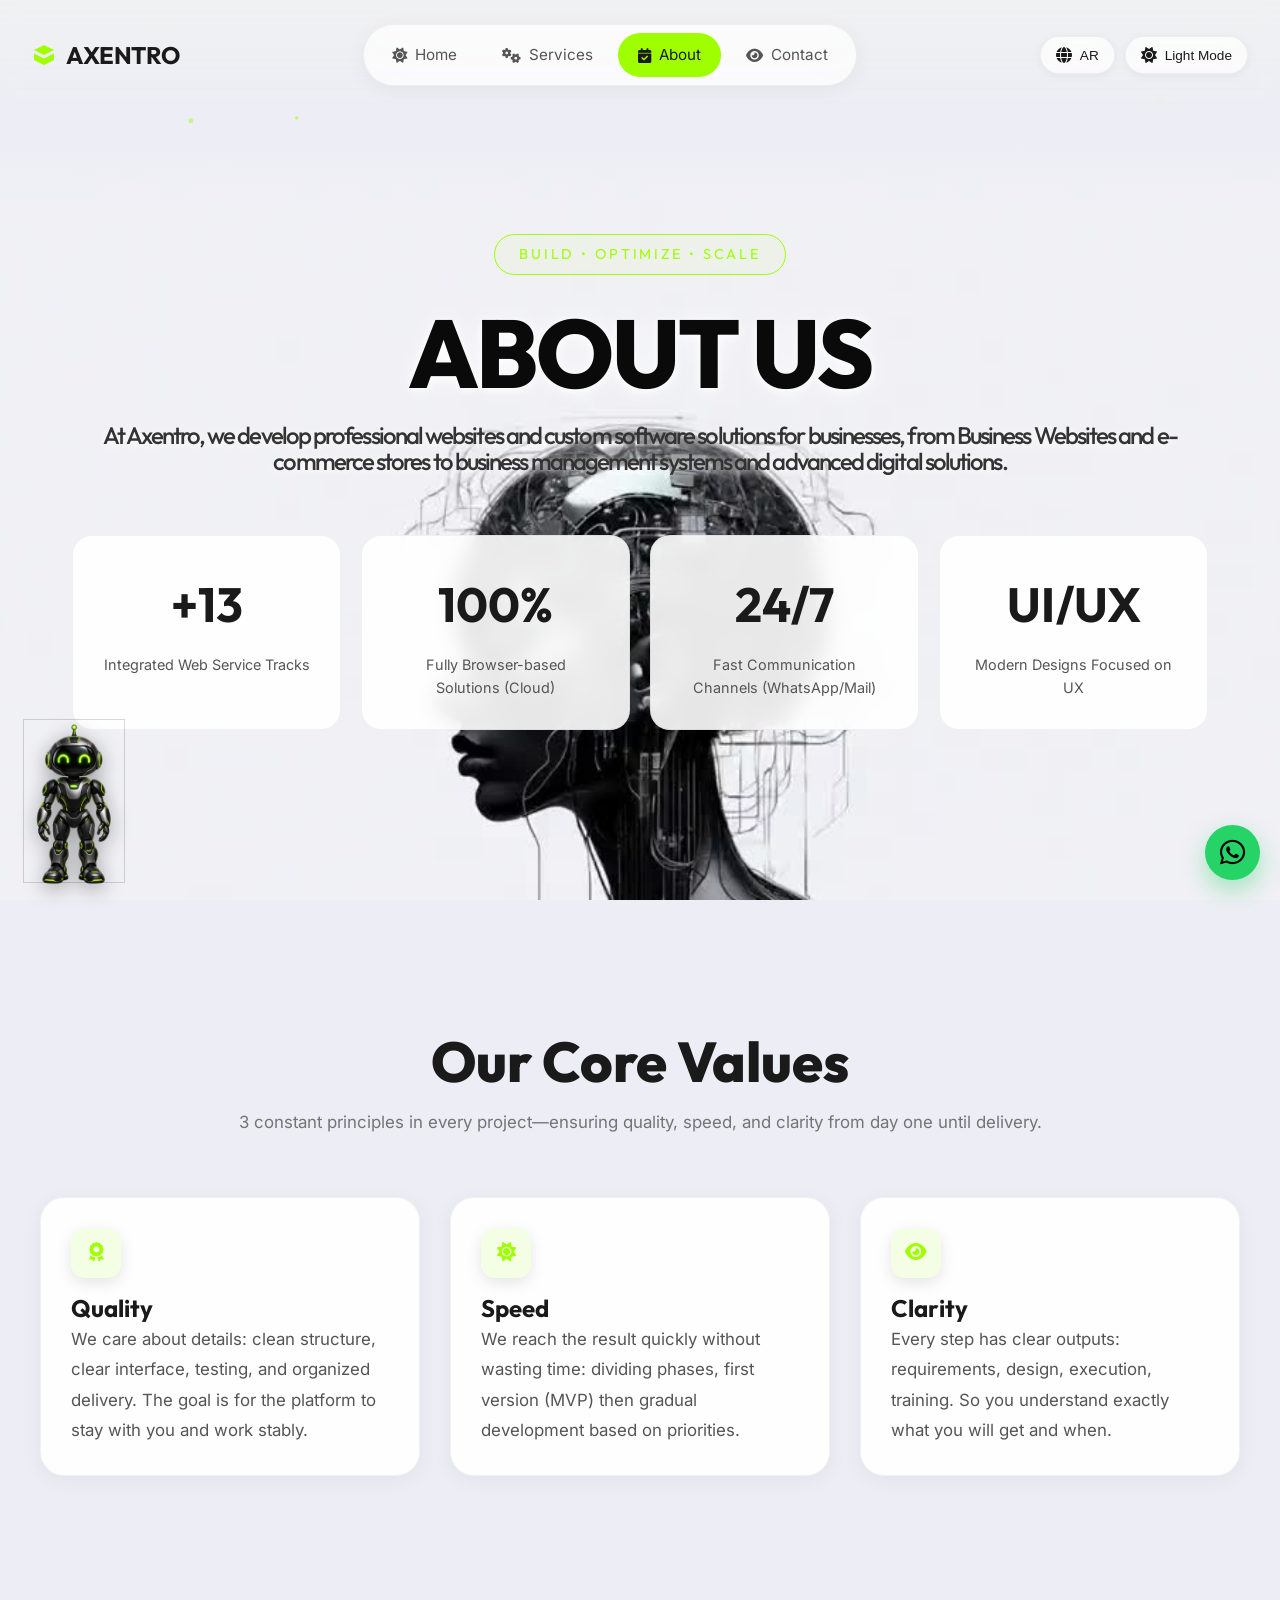
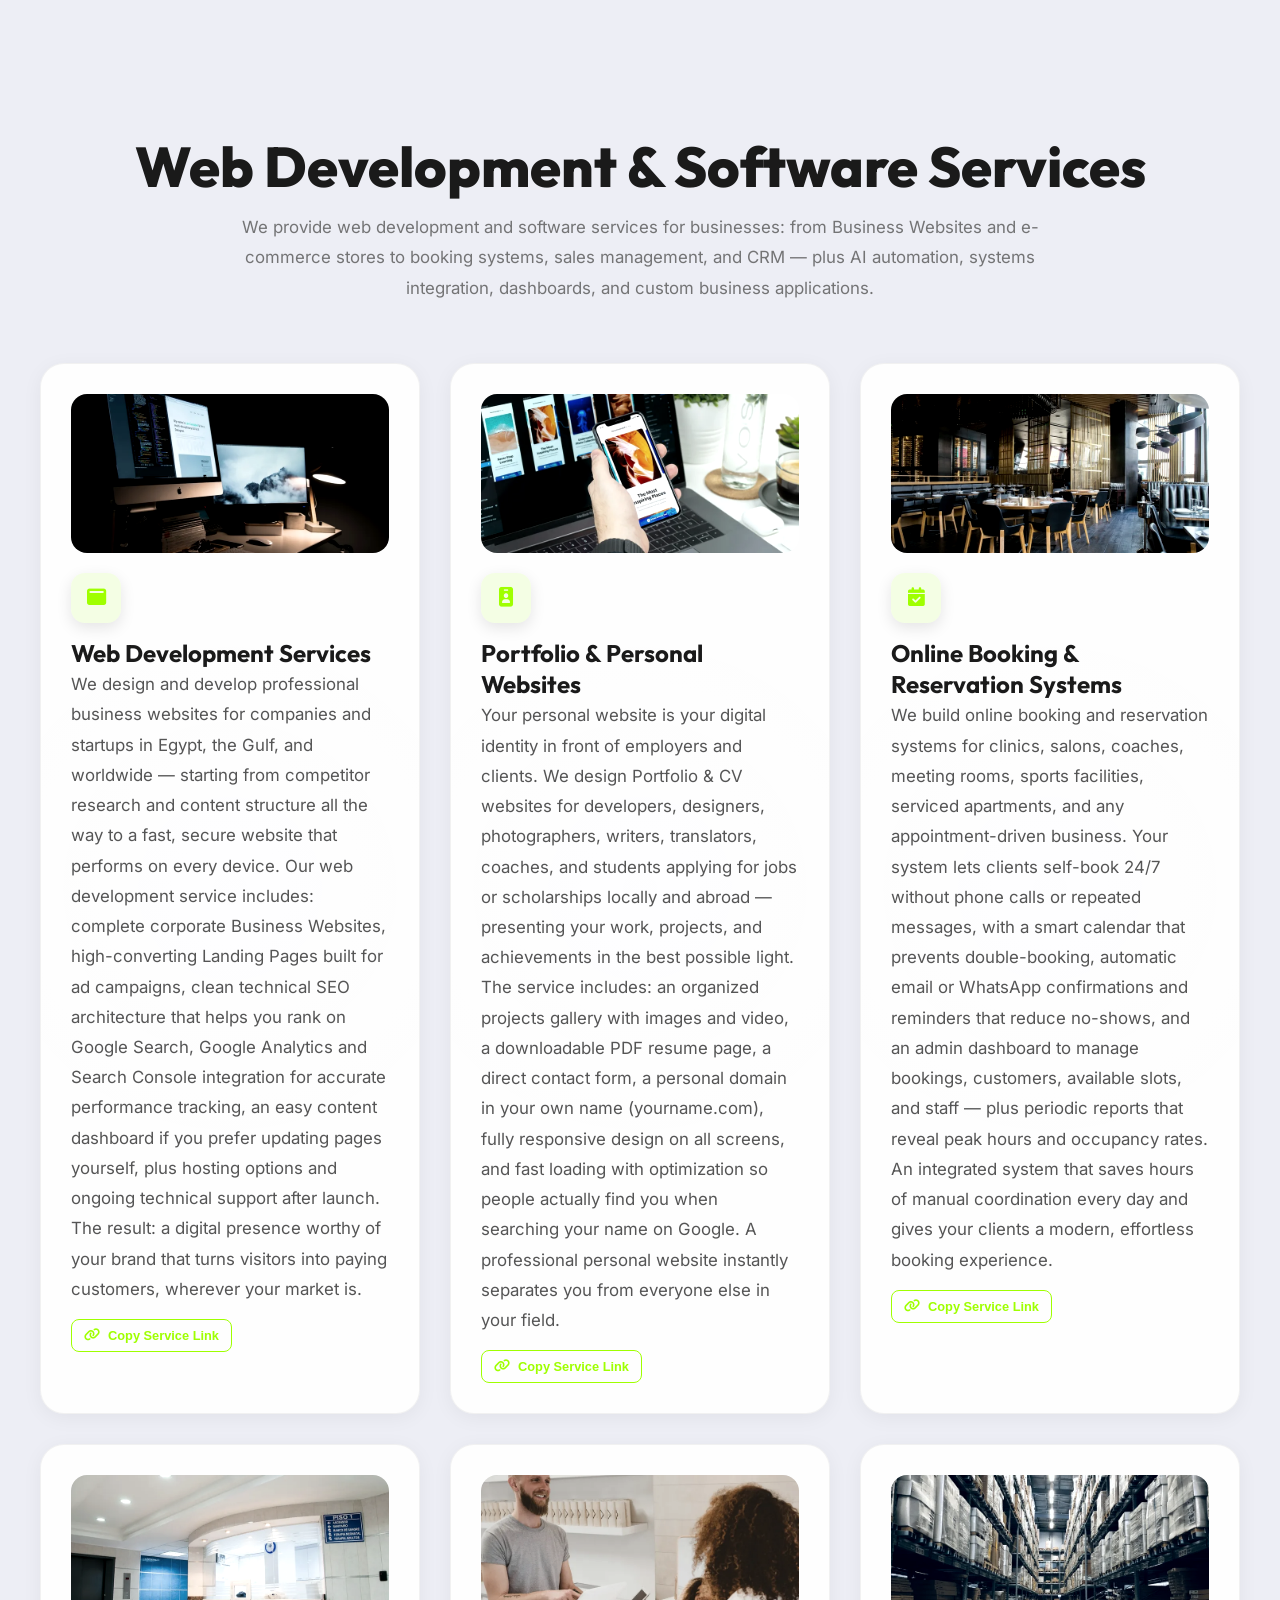
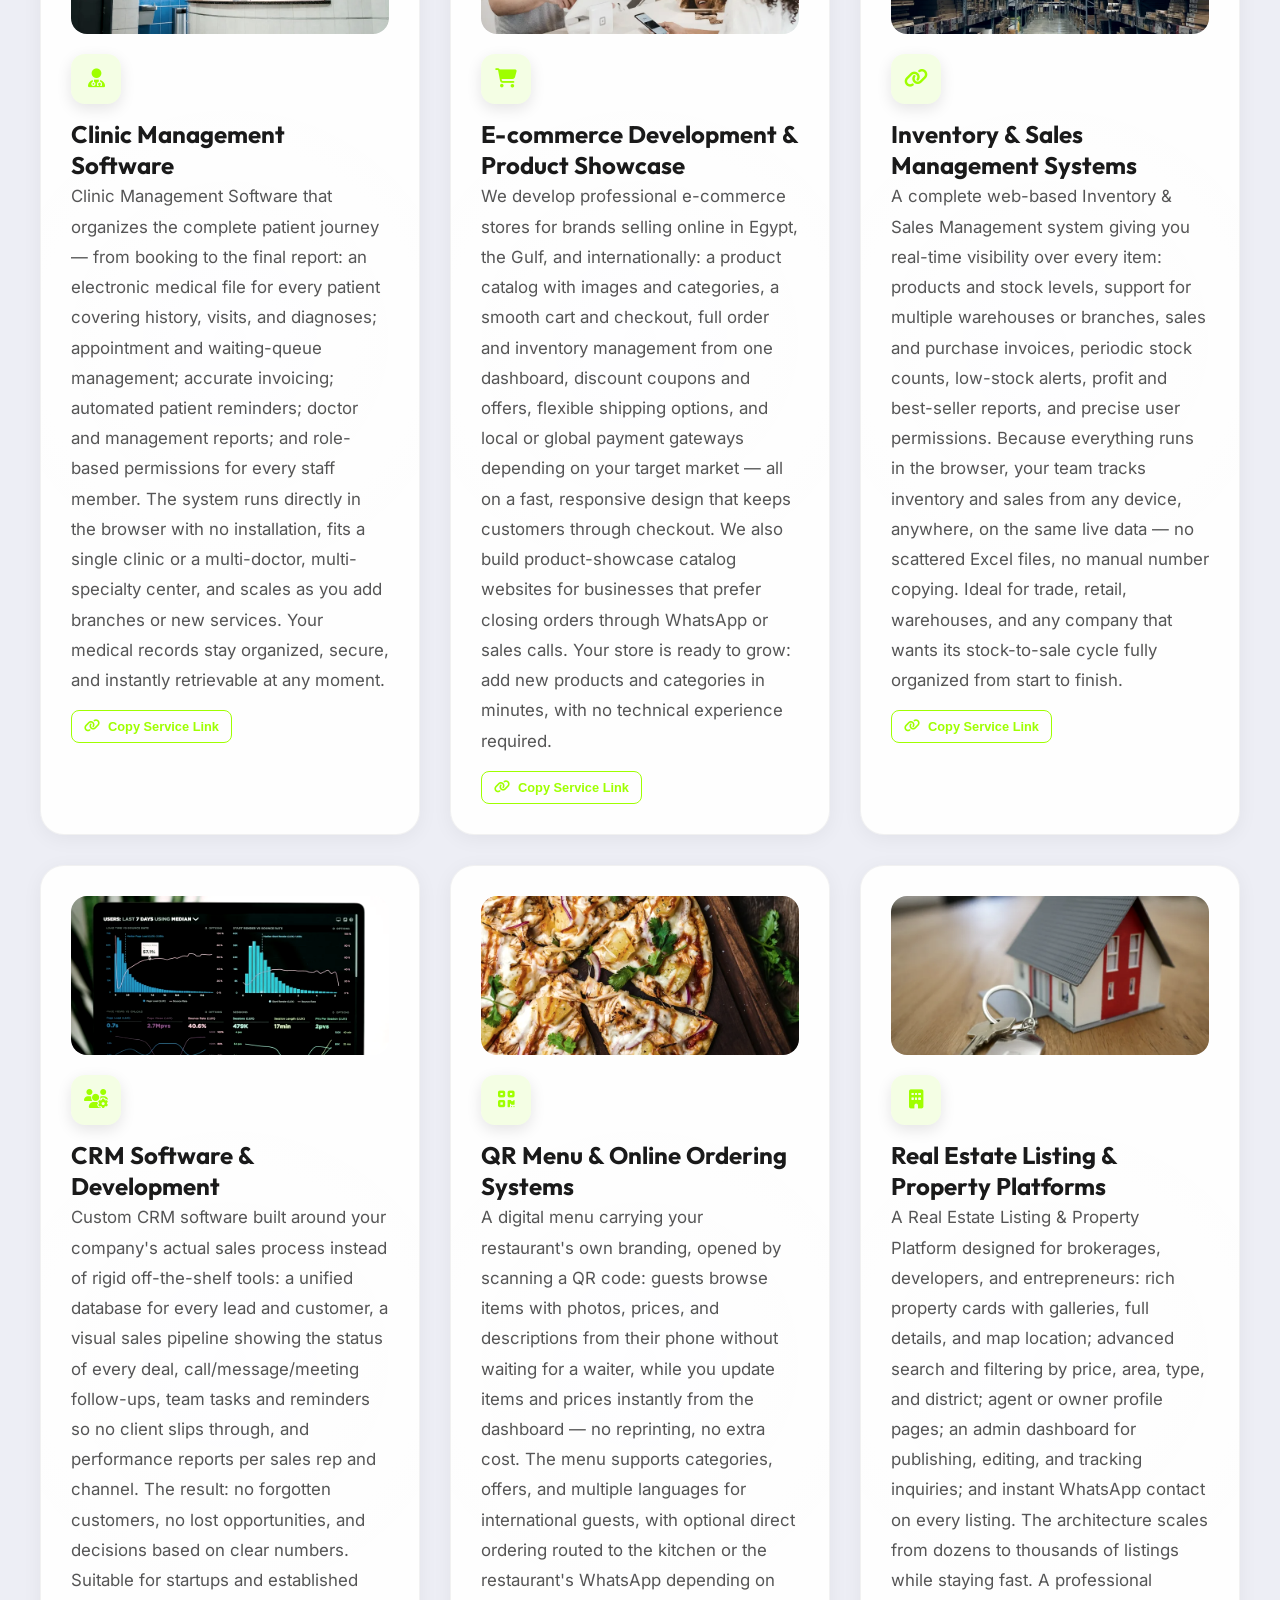
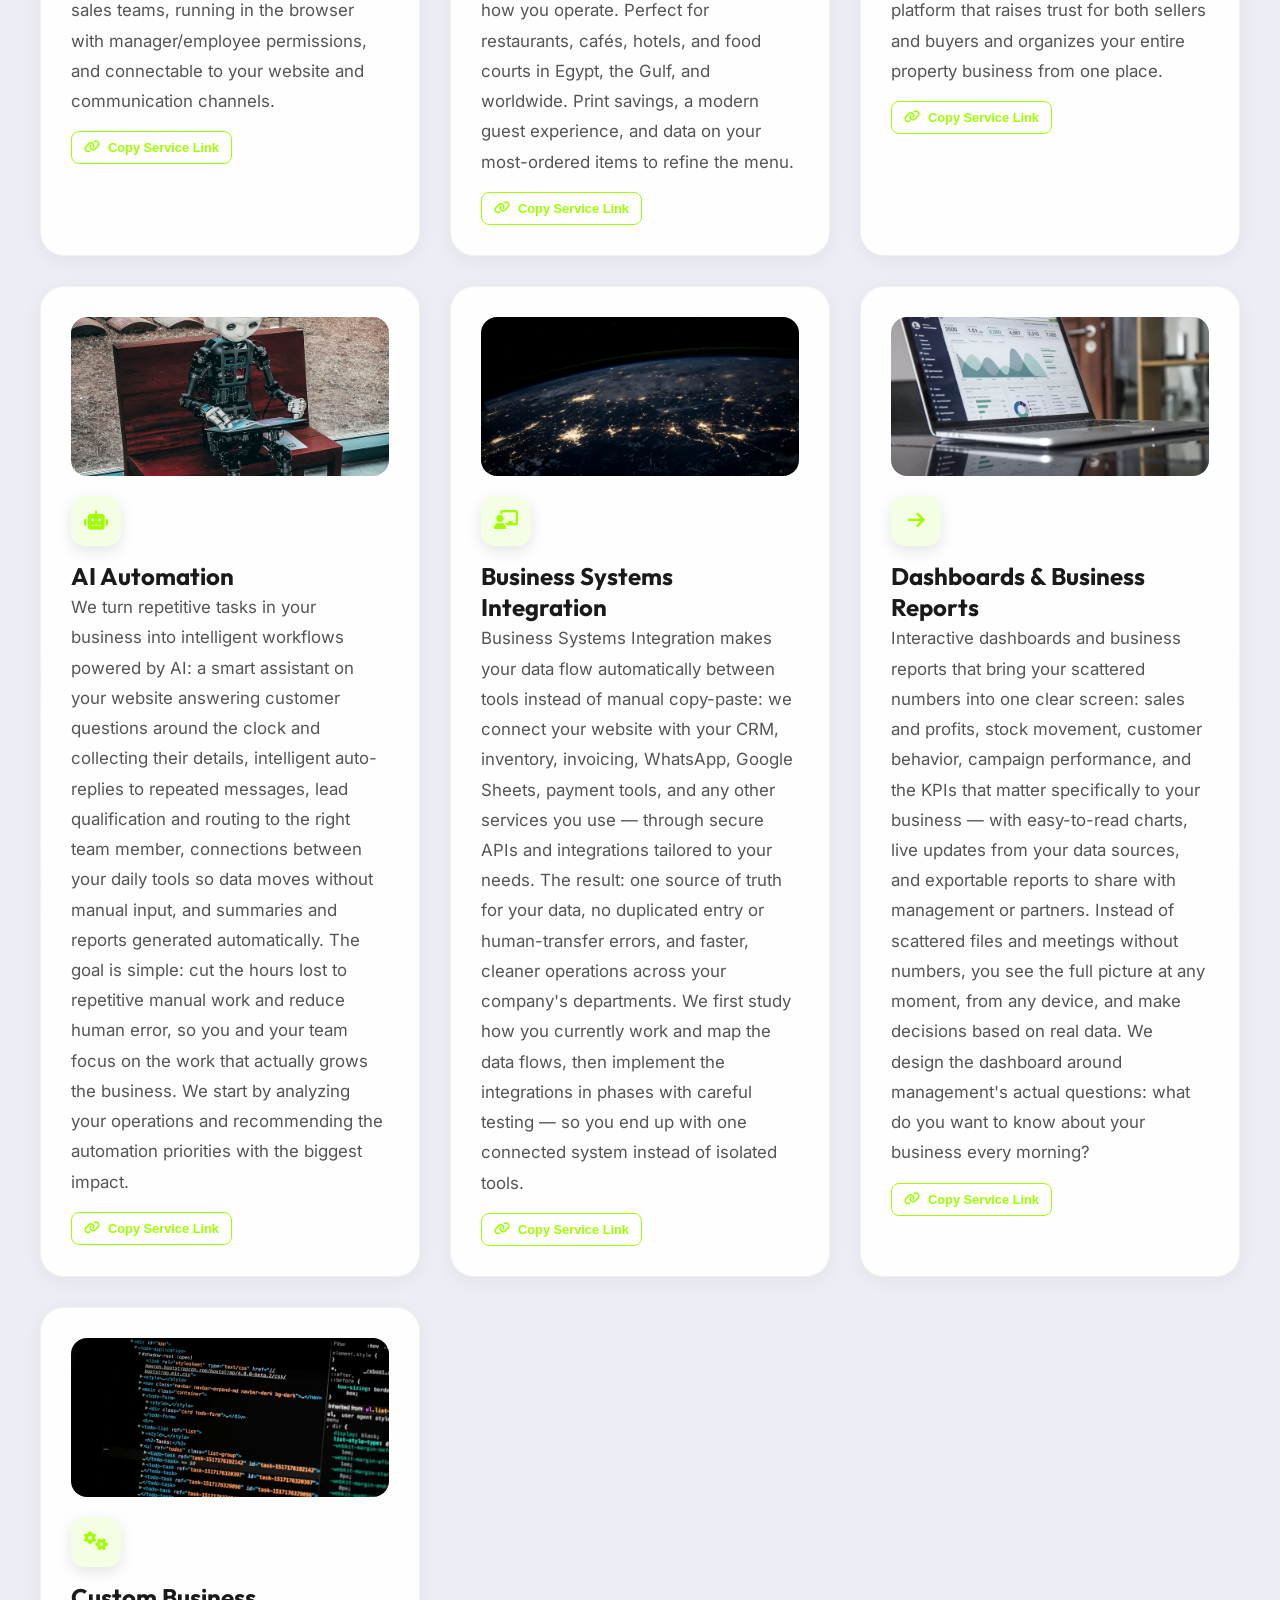
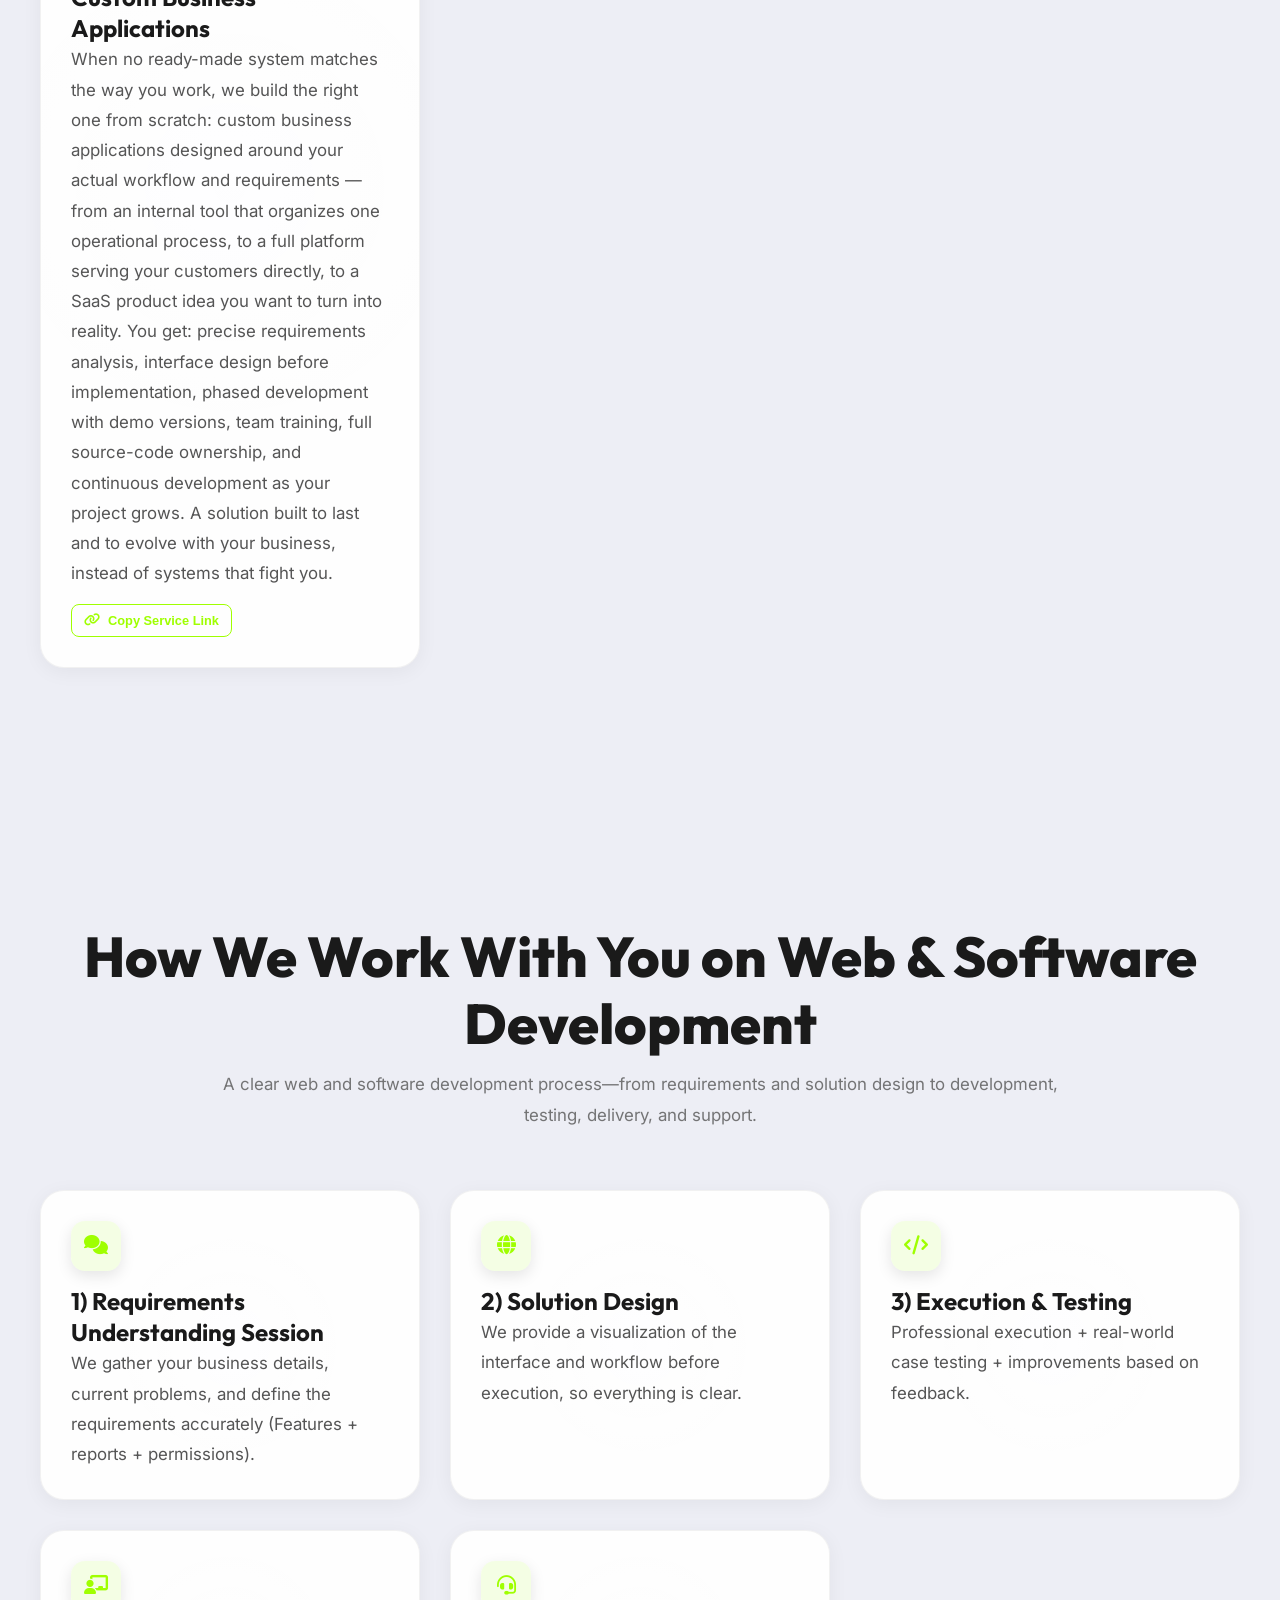
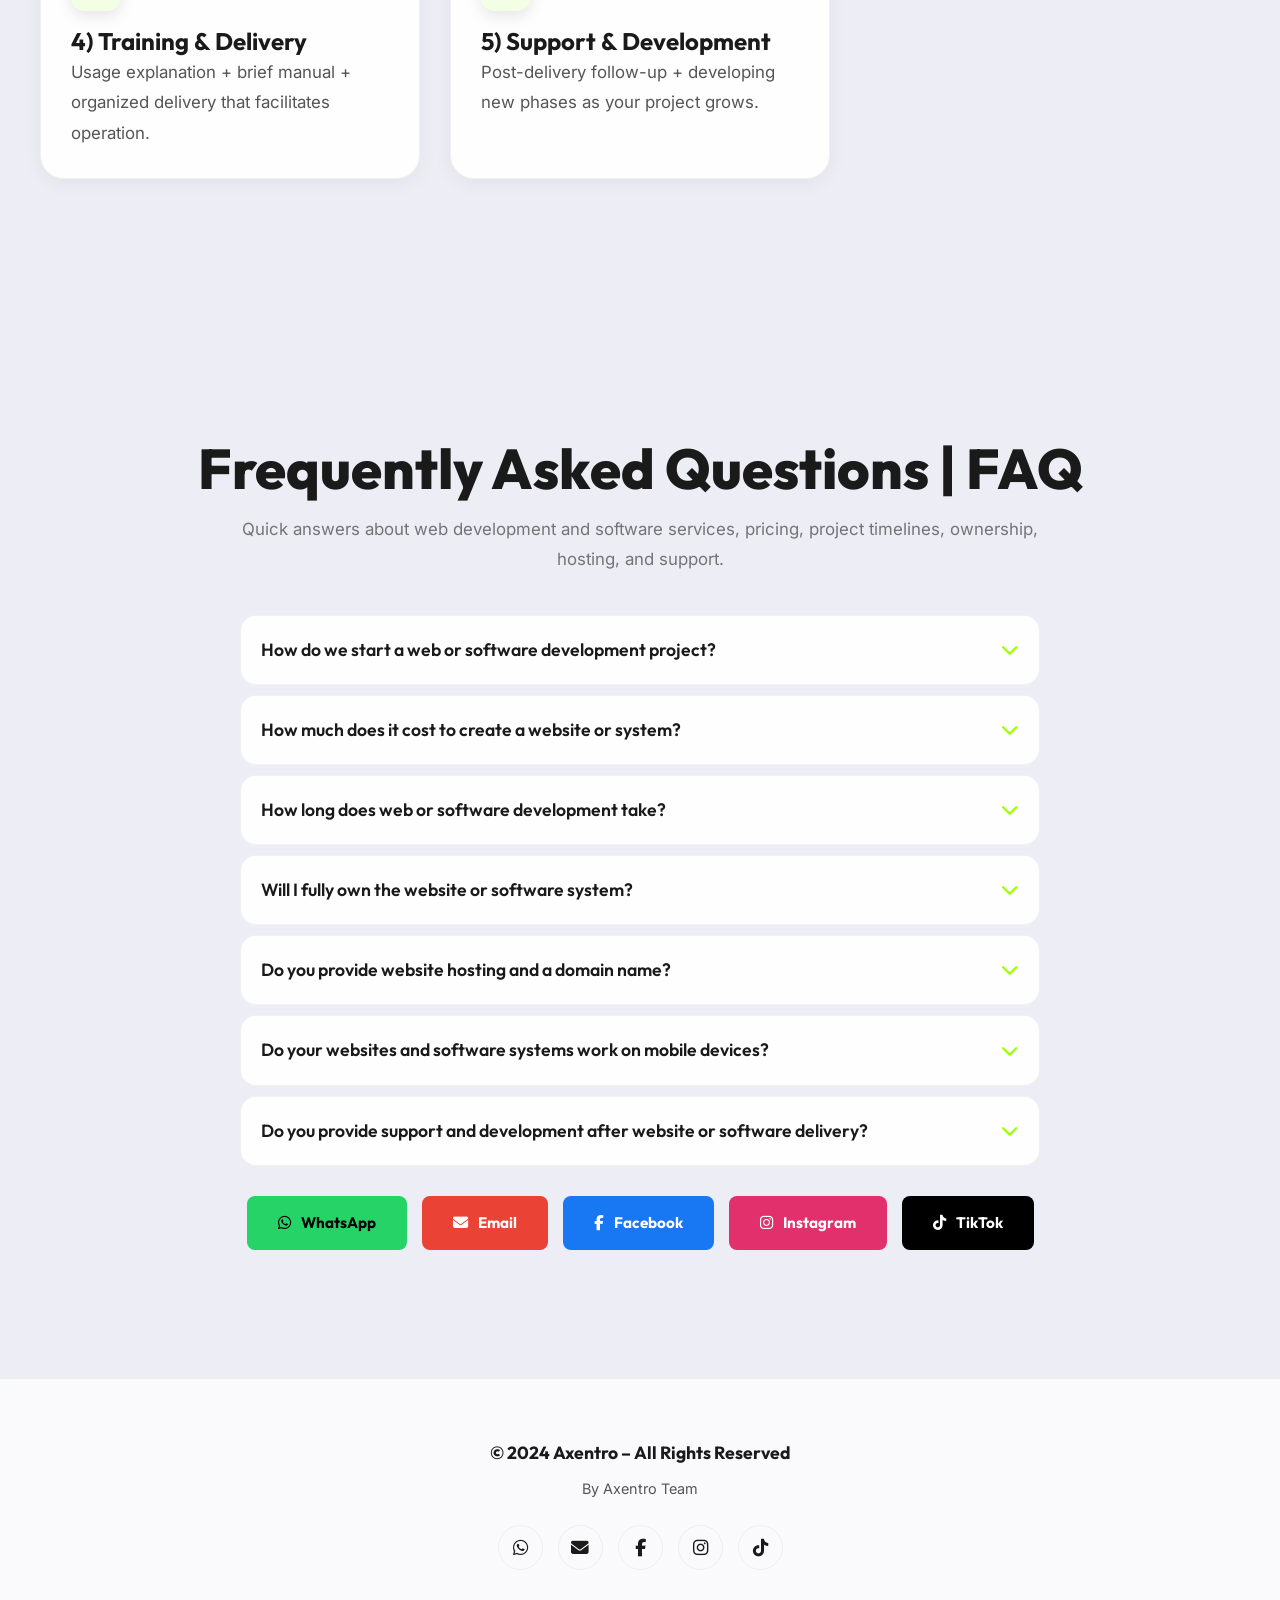
<file: en/about.html>
<!DOCTYPE html>
<html lang="en" dir="ltr" data-theme="light">
<head>
  <meta charset="UTF-8">
  <title>Our Services | Axentro — Web Design, E-commerce, CRM & AI Automation Worldwide</title>
  <meta name="viewport" content="width=device-width, initial-scale=1.0, viewport-fit=cover">
  <meta name="theme-color" content="#EDEEF5">
  <meta name="format-detection" content="telephone=no">
  <meta name="description" content="Explore Axentro's 13 digital services for clients worldwide: business & portfolio websites, e-commerce stores, booking systems, clinic management, CRM, inventory, QR menus, real estate platforms, AI automation, systems integration, dashboards, and custom business applications.">

  <!-- Security & SEO Meta Tags (CSP identical to root page) -->
  <meta http-equiv="Content-Security-Policy" content="default-src 'self'; script-src 'self' 'unsafe-inline' https://www.googletagmanager.com https://static.cloudflareinsights.com; style-src 'self' 'unsafe-inline'; img-src 'self' data: https://*.google.com https://*.google.com.eg https://*.google.com.hk https://www.googletagmanager.com; media-src 'self'; font-src 'self'; connect-src 'self' https://www.google-analytics.com https://analytics.google.com https://region1.google-analytics.com https://www.google.com https://www.google.com.eg https://www.googletagmanager.com https://cloudflareinsights.com https://stats.g.doubleclick.net;">
  <meta http-equiv="Permissions-Policy" content="camera=(), microphone=(), geolocation=()">
  <meta name="referrer" content="strict-origin-when-cross-origin">
  <meta name="robots" content="index, follow">
  <meta name="keywords" content="web development services, software development company, custom software solutions, business website design, portfolio website design, CV website, personal branding website, online booking system, reservation software, clinic management system, HMS software, e-commerce development company, inventory and sales software, custom CRM development, QR menu system, real estate platform development, AI business automation, workflow automation, systems integration services, business dashboards and reports, custom web application development, SaaS product development, digital transformation services, web development Egypt, software development Gulf, software company for startups, enterprise software solutions, Axentro">
  <link rel="canonical" href="https://axentro.site/en/about.html">
  <!-- Language alternatives (hreflang) -->
  <link rel="alternate" hreflang="ar" href="https://axentro.site/about.html">
  <link rel="alternate" hreflang="en" href="https://axentro.site/en/about.html">
  <link rel="alternate" hreflang="x-default" href="https://axentro.site/en/about.html">

  <!-- Open Graph / Twitter Cards -->
  <meta property="og:site_name" content="Axentro">
  <meta property="og:type" content="website">
  <meta property="og:locale" content="en_US">
  <meta property="og:locale:alternate" content="ar_EG">
  <meta property="og:url" content="https://axentro.site/en/about.html">
  <meta property="og:title" content="Our Services | Axentro — Web Design, E-commerce, CRM & AI Automation Worldwide">
  <meta property="og:description" content="Axentro develops custom websites, e-commerce stores, CRM, booking systems, and business software — serving clients in Egypt, the Gulf, and worldwide.">
  <meta property="og:image" content="https://axentro.site/assets/images/og-image.jpg">
  <meta property="og:image:secure_url" content="https://axentro.site/assets/images/og-image.jpg">
  <meta property="og:image:type" content="image/jpeg">
  <meta property="og:image:width" content="1200">
  <meta property="og:image:height" content="630">
  <meta property="og:image:alt" content="Our Services | Axentro — Web Design, E-commerce, CRM & AI Automation Worldwide">
  <meta name="twitter:card" content="summary_large_image">
  <meta name="twitter:title" content="Our Services | Axentro — Web Design, E-commerce, CRM & AI Automation Worldwide">
  <meta name="twitter:description" content="Learn about Axentro — a web development and software solutions company building custom websites, e-commerce, CRM, booking, and business management systems.">
  <meta name="twitter:image" content="https://axentro.site/assets/images/og-image.jpg">
  <meta name="twitter:image:alt" content="Our Services | Axentro — Web Design, E-commerce, CRM & AI Automation Worldwide">

  <!-- Favicon & Manifest (absolute paths) -->
  <link rel="icon" type="image/png" sizes="32x32" href="/favicon.png">
  <link rel="icon" type="image/png" sizes="16x16" href="/favicon.png">
  <link rel="apple-touch-icon" href="/favicon.png">
  <link rel="manifest" href="/manifest.json">

  <!-- Performance Optimization: Preconnect -->
  
  
  
  
  <link rel="preconnect" href="https://www.googletagmanager.com">

  <!-- Stylesheets (absolute paths) -->
  <link rel="preload" as="image" href="/assets/video/hero-poster-v2.jpg" fetchpriority="high">
  <style>
@font-face{font-family:'Inter';font-style:normal;font-weight:400;font-display:swap;src:url('/assets/fonts/inter-400-latin.woff2') format('woff2');unicode-range:U+0000-00FF,U+0131,U+0152-0153,U+02BB-02BC,U+02C6,U+02DA,U+02DC,U+0304,U+0308,U+0329,U+2000-206F,U+20AC,U+2122,U+2191,U+2193,U+2212,U+2215,U+FEFF,U+FFFD}@font-face{font-family:'Inter';font-style:normal;font-weight:500;font-display:swap;src:url('/assets/fonts/inter-500-latin.woff2') format('woff2');unicode-range:U+0000-00FF,U+0131,U+0152-0153,U+02BB-02BC,U+02C6,U+02DA,U+02DC,U+0304,U+0308,U+0329,U+2000-206F,U+20AC,U+2122,U+2191,U+2193,U+2212,U+2215,U+FEFF,U+FFFD}@font-face{font-family:'Inter';font-style:normal;font-weight:600;font-display:swap;src:url('/assets/fonts/inter-600-latin.woff2') format('woff2');unicode-range:U+0000-00FF,U+0131,U+0152-0153,U+02BB-02BC,U+02C6,U+02DA,U+02DC,U+0304,U+0308,U+0329,U+2000-206F,U+20AC,U+2122,U+2191,U+2193,U+2212,U+2215,U+FEFF,U+FFFD}@font-face{font-family:'Inter';font-style:normal;font-weight:700;font-display:swap;src:url('/assets/fonts/inter-700-latin.woff2') format('woff2');unicode-range:U+0000-00FF,U+0131,U+0152-0153,U+02BB-02BC,U+02C6,U+02DA,U+02DC,U+0304,U+0308,U+0329,U+2000-206F,U+20AC,U+2122,U+2191,U+2193,U+2212,U+2215,U+FEFF,U+FFFD}@font-face{font-family:'Outfit';font-style:normal;font-weight:400;font-display:swap;src:url('/assets/fonts/outfit-400-latin.woff2') format('woff2');unicode-range:U+0000-00FF,U+0131,U+0152-0153,U+02BB-02BC,U+02C6,U+02DA,U+02DC,U+0304,U+0308,U+0329,U+2000-206F,U+20AC,U+2122,U+2191,U+2193,U+2212,U+2215,U+FEFF,U+FFFD}@font-face{font-family:'Outfit';font-style:normal;font-weight:500;font-display:swap;src:url('/assets/fonts/outfit-500-latin.woff2') format('woff2');unicode-range:U+0000-00FF,U+0131,U+0152-0153,U+02BB-02BC,U+02C6,U+02DA,U+02DC,U+0304,U+0308,U+0329,U+2000-206F,U+20AC,U+2122,U+2191,U+2193,U+2212,U+2215,U+FEFF,U+FFFD}@font-face{font-family:'Outfit';font-style:normal;font-weight:600;font-display:swap;src:url('/assets/fonts/outfit-600-latin.woff2') format('woff2');unicode-range:U+0000-00FF,U+0131,U+0152-0153,U+02BB-02BC,U+02C6,U+02DA,U+02DC,U+0304,U+0308,U+0329,U+2000-206F,U+20AC,U+2122,U+2191,U+2193,U+2212,U+2215,U+FEFF,U+FFFD}@font-face{font-family:'Outfit';font-style:normal;font-weight:700;font-display:swap;src:url('/assets/fonts/outfit-700-latin.woff2') format('woff2');unicode-range:U+0000-00FF,U+0131,U+0152-0153,U+02BB-02BC,U+02C6,U+02DA,U+02DC,U+0304,U+0308,U+0329,U+2000-206F,U+20AC,U+2122,U+2191,U+2193,U+2212,U+2215,U+FEFF,U+FFFD}@font-face{font-family:'Outfit';font-style:normal;font-weight:800;font-display:swap;src:url('/assets/fonts/outfit-800-latin.woff2') format('woff2');unicode-range:U+0000-00FF,U+0131,U+0152-0153,U+02BB-02BC,U+02C6,U+02DA,U+02DC,U+0304,U+0308,U+0329,U+2000-206F,U+20AC,U+2122,U+2191,U+2193,U+2212,U+2215,U+FEFF,U+FFFD}

.fa{font-family:var(--fa-style-family,"Font Awesome 6 Free");font-weight:var(--fa-style,900)}.fa,.fa-brands,.fa-classic,.fa-regular,.fa-sharp,.fa-solid,.fab,.far,.fas{-moz-osx-font-smoothing:grayscale;-webkit-font-smoothing:antialiased;display:var(--fa-display,inline-block);font-style:normal;font-variant:normal;line-height:1;text-rendering:auto}.fa-classic,.fa-regular,.fa-solid,.far,.fas{font-family:"Font Awesome 6 Free"}.fa-brands,.fab{font-family:"Font Awesome 6 Brands"}.fa-1x{font-size:1em}.fa-2x{font-size:2em}.fa-3x{font-size:3em}.fa-4x{font-size:4em}.fa-5x{font-size:5em}.fa-6x{font-size:6em}.fa-7x{font-size:7em}.fa-8x{font-size:8em}.fa-9x{font-size:9em}.fa-10x{font-size:10em}.fa-2xs{font-size:.625em;line-height:.1em;vertical-align:.225em}.fa-xs{font-size:.75em;line-height:.08333em;vertical-align:.125em}.fa-sm{font-size:.875em;line-height:.07143em;vertical-align:.05357em}.fa-lg{font-size:1.25em;line-height:.05em;vertical-align:-.075em}.fa-xl{font-size:1.5em;line-height:.04167em;vertical-align:-.125em}.fa-2xl{font-size:2em;line-height:.03125em;vertical-align:-.1875em}.fa-fw{text-align:center;width:1.25em}.fa-ul{list-style-type:none;margin-left:var(--fa-li-margin,2.5em);padding-left:0}.fa-ul>li{position:relative}.fa-li{left:calc(var(--fa-li-width, 2em)*-1);position:absolute;text-align:center;width:var(--fa-li-width,2em);line-height:inherit}.fa-border{border-radius:var(--fa-border-radius,.1em);border:var(--fa-border-width,.08em) var(--fa-border-style,solid) var(--fa-border-color,#eee);padding:var(--fa-border-padding,.2em .25em .15em)}.fa-pull-left{float:left;margin-right:var(--fa-pull-margin,.3em)}.fa-pull-right{float:right;margin-left:var(--fa-pull-margin,.3em)}.fa-beat{-webkit-animation-name:fa-beat;animation-name:fa-beat;-webkit-animation-delay:var(--fa-animation-delay,0s);animation-delay:var(--fa-animation-delay,0s);-webkit-animation-direction:var(--fa-animation-direction,normal);animation-direction:var(--fa-animation-direction,normal);-webkit-animation-duration:var(--fa-animation-duration,1s);animation-duration:var(--fa-animation-duration,1s);-webkit-animation-iteration-count:var(--fa-animation-iteration-count,infinite);animation-iteration-count:var(--fa-animation-iteration-count,infinite);-webkit-animation-timing-function:var(--fa-animation-timing,ease-in-out);animation-timing-function:var(--fa-animation-timing,ease-in-out)}.fa-bounce{-webkit-animation-name:fa-bounce;animation-name:fa-bounce;-webkit-animation-delay:var(--fa-animation-delay,0s);animation-delay:var(--fa-animation-delay,0s);-webkit-animation-direction:var(--fa-animation-direction,normal);animation-direction:var(--fa-animation-direction,normal);-webkit-animation-duration:var(--fa-animation-duration,1s);animation-duration:var(--fa-animation-duration,1s);-webkit-animation-iteration-count:var(--fa-animation-iteration-count,infinite);animation-iteration-count:var(--fa-animation-iteration-count,infinite);-webkit-animation-timing-function:var(--fa-animation-timing,cubic-bezier(.28,.84,.42,1));animation-timing-function:var(--fa-animation-timing,cubic-bezier(.28,.84,.42,1))}.fa-fade{-webkit-animation-name:fa-fade;animation-name:fa-fade;-webkit-animation-iteration-count:var(--fa-animation-iteration-count,infinite);animation-iteration-count:var(--fa-animation-iteration-count,infinite);-webkit-animation-timing-function:var(--fa-animation-timing,cubic-bezier(.4,0,.6,1));animation-timing-function:var(--fa-animation-timing,cubic-bezier(.4,0,.6,1))}.fa-beat-fade,.fa-fade{-webkit-animation-delay:var(--fa-animation-delay,0s);animation-delay:var(--fa-animation-delay,0s);-webkit-animation-direction:var(--fa-animation-direction,normal);animation-direction:var(--fa-animation-direction,normal);-webkit-animation-duration:var(--fa-animation-duration,1s);animation-duration:var(--fa-animation-duration,1s)}.fa-beat-fade{-webkit-animation-name:fa-beat-fade;animation-name:fa-beat-fade;-webkit-animation-iteration-count:var(--fa-animation-iteration-count,infinite);animation-iteration-count:var(--fa-animation-iteration-count,infinite);-webkit-animation-timing-function:var(--fa-animation-timing,cubic-bezier(.4,0,.6,1));animation-timing-function:var(--fa-animation-timing,cubic-bezier(.4,0,.6,1))}.fa-flip{-webkit-animation-name:fa-flip;animation-name:fa-flip;-webkit-animation-delay:var(--fa-animation-delay,0s);animation-delay:var(--fa-animation-delay,0s);-webkit-animation-direction:var(--fa-animation-direction,normal);animation-direction:var(--fa-animation-direction,normal);-webkit-animation-duration:var(--fa-animation-duration,1s);animation-duration:var(--fa-animation-duration,1s);-webkit-animation-iteration-count:var(--fa-animation-iteration-count,infinite);animation-iteration-count:var(--fa-animation-iteration-count,infinite);-webkit-animation-timing-function:var(--fa-animation-timing,ease-in-out);animation-timing-function:var(--fa-animation-timing,ease-in-out)}.fa-shake{-webkit-animation-name:fa-shake;animation-name:fa-shake;-webkit-animation-duration:var(--fa-animation-duration,1s);animation-duration:var(--fa-animation-duration,1s);-webkit-animation-iteration-count:var(--fa-animation-iteration-count,infinite);animation-iteration-count:var(--fa-animation-iteration-count,infinite);-webkit-animation-timing-function:var(--fa-animation-timing,linear);animation-timing-function:var(--fa-animation-timing,linear)}.fa-shake,.fa-spin{-webkit-animation-delay:var(--fa-animation-delay,0s);animation-delay:var(--fa-animation-delay,0s);-webkit-animation-direction:var(--fa-animation-direction,normal);animation-direction:var(--fa-animation-direction,normal)}.fa-spin{-webkit-animation-name:fa-spin;animation-name:fa-spin;-webkit-animation-duration:var(--fa-animation-duration,2s);animation-duration:var(--fa-animation-duration,2s);-webkit-animation-iteration-count:var(--fa-animation-iteration-count,infinite);animation-iteration-count:var(--fa-animation-iteration-count,infinite);-webkit-animation-timing-function:var(--fa-animation-timing,linear);animation-timing-function:var(--fa-animation-timing,linear)}.fa-spin-reverse{--fa-animation-direction:reverse}.fa-pulse,.fa-spin-pulse{-webkit-animation-name:fa-spin;animation-name:fa-spin;-webkit-animation-direction:var(--fa-animation-direction,normal);animation-direction:var(--fa-animation-direction,normal);-webkit-animation-duration:var(--fa-animation-duration,1s);animation-duration:var(--fa-animation-duration,1s);-webkit-animation-iteration-count:var(--fa-animation-iteration-count,infinite);animation-iteration-count:var(--fa-animation-iteration-count,infinite);-webkit-animation-timing-function:var(--fa-animation-timing,steps(8));animation-timing-function:var(--fa-animation-timing,steps(8))}@media (prefers-reduced-motion:reduce){.fa-beat,.fa-beat-fade,.fa-bounce,.fa-fade,.fa-flip,.fa-pulse,.fa-shake,.fa-spin,.fa-spin-pulse{-webkit-animation-delay:-1ms;animation-delay:-1ms;-webkit-animation-duration:1ms;animation-duration:1ms;-webkit-animation-iteration-count:1;animation-iteration-count:1;-webkit-transition-delay:0s;transition-delay:0s;-webkit-transition-duration:0s;transition-duration:0s}}@-webkit-keyframes fa-beat{0%,90%{-webkit-transform:scale(1);transform:scale(1)}45%{-webkit-transform:scale(var(--fa-beat-scale,1.25));transform:scale(var(--fa-beat-scale,1.25))}}@keyframes fa-beat{0%,90%{-webkit-transform:scale(1);transform:scale(1)}45%{-webkit-transform:scale(var(--fa-beat-scale,1.25));transform:scale(var(--fa-beat-scale,1.25))}}@-webkit-keyframes fa-bounce{0%{-webkit-transform:scale(1) translateY(0);transform:scale(1) translateY(0)}10%{-webkit-transform:scale(var(--fa-bounce-start-scale-x,1.1),var(--fa-bounce-start-scale-y,.9)) translateY(0);transform:scale(var(--fa-bounce-start-scale-x,1.1),var(--fa-bounce-start-scale-y,.9)) translateY(0)}30%{-webkit-transform:scale(var(--fa-bounce-jump-scale-x,.9),var(--fa-bounce-jump-scale-y,1.1)) translateY(var(--fa-bounce-height,-.5em));transform:scale(var(--fa-bounce-jump-scale-x,.9),var(--fa-bounce-jump-scale-y,1.1)) translateY(var(--fa-bounce-height,-.5em))}50%{-webkit-transform:scale(var(--fa-bounce-land-scale-x,1.05),var(--fa-bounce-land-scale-y,.95)) translateY(0);transform:scale(var(--fa-bounce-land-scale-x,1.05),var(--fa-bounce-land-scale-y,.95)) translateY(0)}57%{-webkit-transform:scale(1) translateY(var(--fa-bounce-rebound,-.125em));transform:scale(1) translateY(var(--fa-bounce-rebound,-.125em))}64%{-webkit-transform:scale(1) translateY(0);transform:scale(1) translateY(0)}to{-webkit-transform:scale(1) translateY(0);transform:scale(1) translateY(0)}}@keyframes fa-bounce{0%{-webkit-transform:scale(1) translateY(0);transform:scale(1) translateY(0)}10%{-webkit-transform:scale(var(--fa-bounce-start-scale-x,1.1),var(--fa-bounce-start-scale-y,.9)) translateY(0);transform:scale(var(--fa-bounce-start-scale-x,1.1),var(--fa-bounce-start-scale-y,.9)) translateY(0)}30%{-webkit-transform:scale(var(--fa-bounce-jump-scale-x,.9),var(--fa-bounce-jump-scale-y,1.1)) translateY(var(--fa-bounce-height,-.5em));transform:scale(var(--fa-bounce-jump-scale-x,.9),var(--fa-bounce-jump-scale-y,1.1)) translateY(var(--fa-bounce-height,-.5em))}50%{-webkit-transform:scale(var(--fa-bounce-land-scale-x,1.05),var(--fa-bounce-land-scale-y,.95)) translateY(0);transform:scale(var(--fa-bounce-land-scale-x,1.05),var(--fa-bounce-land-scale-y,.95)) translateY(0)}57%{-webkit-transform:scale(1) translateY(var(--fa-bounce-rebound,-.125em));transform:scale(1) translateY(var(--fa-bounce-rebound,-.125em))}64%{-webkit-transform:scale(1) translateY(0);transform:scale(1) translateY(0)}to{-webkit-transform:scale(1) translateY(0);transform:scale(1) translateY(0)}}@-webkit-keyframes fa-fade{50%{opacity:var(--fa-fade-opacity,.4)}}@keyframes fa-fade{50%{opacity:var(--fa-fade-opacity,.4)}}@-webkit-keyframes fa-beat-fade{0%,to{opacity:var(--fa-beat-fade-opacity,.4);-webkit-transform:scale(1);transform:scale(1)}50%{opacity:1;-webkit-transform:scale(var(--fa-beat-fade-scale,1.125));transform:scale(var(--fa-beat-fade-scale,1.125))}}@keyframes fa-beat-fade{0%,to{opacity:var(--fa-beat-fade-opacity,.4);-webkit-transform:scale(1);transform:scale(1)}50%{opacity:1;-webkit-transform:scale(var(--fa-beat-fade-scale,1.125));transform:scale(var(--fa-beat-fade-scale,1.125))}}@-webkit-keyframes fa-flip{50%{-webkit-transform:rotate3d(var(--fa-flip-x,0),var(--fa-flip-y,1),var(--fa-flip-z,0),var(--fa-flip-angle,-180deg));transform:rotate3d(var(--fa-flip-x,0),var(--fa-flip-y,1),var(--fa-flip-z,0),var(--fa-flip-angle,-180deg))}}@keyframes fa-flip{50%{-webkit-transform:rotate3d(var(--fa-flip-x,0),var(--fa-flip-y,1),var(--fa-flip-z,0),var(--fa-flip-angle,-180deg));transform:rotate3d(var(--fa-flip-x,0),var(--fa-flip-y,1),var(--fa-flip-z,0),var(--fa-flip-angle,-180deg))}}@-webkit-keyframes fa-shake{0%{-webkit-transform:rotate(-15deg);transform:rotate(-15deg)}4%{-webkit-transform:rotate(15deg);transform:rotate(15deg)}8%,24%{-webkit-transform:rotate(-18deg);transform:rotate(-18deg)}12%,28%{-webkit-transform:rotate(18deg);transform:rotate(18deg)}16%{-webkit-transform:rotate(-22deg);transform:rotate(-22deg)}20%{-webkit-transform:rotate(22deg);transform:rotate(22deg)}32%{-webkit-transform:rotate(-12deg);transform:rotate(-12deg)}36%{-webkit-transform:rotate(12deg);transform:rotate(12deg)}40%,to{-webkit-transform:rotate(0deg);transform:rotate(0deg)}}@keyframes fa-shake{0%{-webkit-transform:rotate(-15deg);transform:rotate(-15deg)}4%{-webkit-transform:rotate(15deg);transform:rotate(15deg)}8%,24%{-webkit-transform:rotate(-18deg);transform:rotate(-18deg)}12%,28%{-webkit-transform:rotate(18deg);transform:rotate(18deg)}16%{-webkit-transform:rotate(-22deg);transform:rotate(-22deg)}20%{-webkit-transform:rotate(22deg);transform:rotate(22deg)}32%{-webkit-transform:rotate(-12deg);transform:rotate(-12deg)}36%{-webkit-transform:rotate(12deg);transform:rotate(12deg)}40%,to{-webkit-transform:rotate(0deg);transform:rotate(0deg)}}@-webkit-keyframes fa-spin{0%{-webkit-transform:rotate(0deg);transform:rotate(0deg)}to{-webkit-transform:rotate(1turn);transform:rotate(1turn)}}@keyframes fa-spin{0%{-webkit-transform:rotate(0deg);transform:rotate(0deg)}to{-webkit-transform:rotate(1turn);transform:rotate(1turn)}}.fa-rotate-90{-webkit-transform:rotate(90deg);transform:rotate(90deg)}.fa-rotate-180{-webkit-transform:rotate(180deg);transform:rotate(180deg)}.fa-rotate-270{-webkit-transform:rotate(270deg);transform:rotate(270deg)}.fa-flip-horizontal{-webkit-transform:scaleX(-1);transform:scaleX(-1)}.fa-flip-vertical{-webkit-transform:scaleY(-1);transform:scaleY(-1)}.fa-flip-both,.fa-flip-horizontal.fa-flip-vertical{-webkit-transform:scale(-1);transform:scale(-1)}.fa-rotate-by{-webkit-transform:rotate(var(--fa-rotate-angle,none));transform:rotate(var(--fa-rotate-angle,none))}.fa-stack{display:inline-block;height:2em;line-height:2em;position:relative;vertical-align:middle;width:2.5em}.fa-stack-1x,.fa-stack-2x{left:0;position:absolute;text-align:center;width:100%;z-index:var(--fa-stack-z-index,auto)}.fa-stack-1x{line-height:inherit}.fa-stack-2x{font-size:2em}.fa-inverse{color:var(--fa-inverse,#fff)}

.fa-chevron-circle-right:before,.fa-trash-alt:before,.fa-user-times:before,.fa-comment-alt:before,.fa-compress-alt:before,.fa-file-alt:before,.fa-file-lines:before,.fa-calendar-alt:before,.fa-volleyball-ball:before,.fa-sort-desc:before,.fa-circle-minus:before,.fa-right-from-bracket:before,.fa-heart-music-camera-bolt:before,.fa-microphone-alt-slash:before,.fa-magnifying-glass-location:before,.fa-forward-step:before,.fa-face-smile-beam:before,.fa-football-ball:before,.fa-angle-double-down:before,.fa-beer-mug-empty:before,.fa-arrow-up-long:before,.fa-burn:before,.fa-male:before,.fa-face-grin-stars:before,.fa-pastafarianism:before,.fa-spoon:before,.fa-envelopes-bulk:before,.fa-circle-h:before,.fa-address-book:before,.fa-pencil-alt:before,.fa-comments:before{content:"\f086"}.fa-file-clipboard:before,.fa-truck-loading:before,.fa-scroll-torah:before,.fa-broom-ball:before,.fa-quidditch-broom-ball:before,.fa-archive:before,.fa-arrow-down-9-1:before,.fa-sort-numeric-desc:before,.fa-face-grin-tongue-squint:before,.fa-earth-africa:before,.fa-tablet-alt:before,.fa-face-flushed:before,.fa-gavel:before,.fa-bell-concierge:before,.fa-pen-ruler:before,.fa-people-arrows-left-right:before,.fa-caret-square-right:before,.fa-cut:before,.fa-digital-tachograph:before,.fa-mail-reply:before,.fa-minus-square:before,.fa-caret-square-down:before,.fa-bars:before,.fa-hourglass-3:before,.fa-heart-broken:before,.fa-external-link-square-alt:before,.fa-face-kiss-beam:before,.fa-circle-exclamation:before,.fa-arrow-right-from-bracket:before,.fa-chevron-circle-down:before,.fa-unlock-alt:before,.fa-headphones-alt:before,.fa-circle-dollar-to-slot:before,.fa-volume-down:before,.fa-wheat-alt:before,.fa-check-square:before,.fa-header:before,.fa-list-squares:before,.fa-phone-square-alt:before,.fa-circle-dot:before,.fa-dizzy:before,.fa-futbol-ball:before,.fa-futbol:before,.fa-paint-brush:before,.fa-hot-tub-person:before,.fa-map-location:before,.fa-edit:before,.fa-share-alt:before,.fa-hourglass-2:before,.fa-bag-shopping:before,.fa-arrow-down-z-a:before,.fa-sort-alpha-desc:before,.fa-hand-paper:before,.fa-face-kiss:before,.fa-face-grin-tongue:before,.fa-face-grin-wink:before,.fa-deaf:before,.fa-deafness:before,.fa-ear-deaf:before,.fa-rss-square:before,.fa-hryvnia-sign:before,.fa-face-grin-wide:before,.fa-rod-asclepius:before,.fa-rod-snake:before,.fa-staff-aesculapius:before,.fa-ambulance:before,.fa-temperature-2:before,.fa-temperature-half:before,.fa-thermometer-2:before,.fa-poo-bolt:before,.fa-face-frown-open:before,.fa-folder-blank:before,.fa-file-medical-alt:before,.fa-dashboard:before,.fa-gauge-med:before,.fa-gauge:before,.fa-magic-wand-sparkles:before,.fa-pen-alt:before,.fa-shuttle-van:before,.fa-caret-square-left:before,.fa-globe:before{content:"\f0ac"}.fa-area-chart:before,.fa-ban:before,.fa-air-freshener:before,.fa-arrow-pointer:before,.fa-expand-arrows-alt:before,.fa-shapes:before,.fa-random:before,.fa-person-running:before,.fa-computer-mouse:before,.fa-arrow-right-to-bracket:before,.fa-shop-slash:before,.fa-hourglass-1:before,.fa-right-to-bracket:before,.fa-heart-pulse:before,.fa-people-carry-box:before,.fa-weight-scale:before,.fa-user-friends:before,.fa-arrow-up-a-z:before,.fa-face-laugh-squint:before,.fa-arrow-circle-up:before,.fa-person-walking:before,.fa-bed-pulse:before,.fa-shuttle-space:before,.fa-face-laugh:before,.fa-microphone-alt:before,.fa-headset:before{content:"\f590"}.fa-mars-stroke-up:before,.fa-champagne-glasses:before,.fa-file-arrow-up:before,.fa-wifi-3:before,.fa-wifi-strong:before,.fa-bath:before,.fa-user-edit:before,.fa-border-style:before,.fa-map-location-dot:before,.fa-poll:before,.fa-battery-car:before,.fa-mars-stroke-h:before,.fa-hand-back-fist:before,.fa-caret-square-up:before,.fa-bar-chart:before,.fa-hands-bubbles:before,.fa-eye-low-vision:before,.fa-plus-square:before,.fa-glass-martini-alt:before,.fa-rotate-back:before,.fa-rotate-backward:before,.fa-rotate-left:before,.fa-columns:before,.fa-dolly-box:before,.fa-compress-arrows-alt:before,.fa-angle-double-right:before,.fa-circle-play:before,.fa-eur:before,.fa-euro-sign:before,.fa-check-circle:before,.fa-circle-stop:before,.fa-compass-drafting:before,.fa-id-badge:before{content:"\f2c1"}.fa-face-laugh-beam:before,.fa-chevron-circle-up:before,.fa-gbp:before,.fa-pound-sign:before,.fa-arrow-down-long:before,.fa-mail-reply-all:before,.fa-person-skating:before,.fa-filter-circle-dollar:before,.fa-arrow-circle-down:before,.fa-arrow-right-to-file:before,.fa-external-link-square:before,.fa-temperature-0:before,.fa-temperature-empty:before,.fa-thermometer-0:before,.fa-address-card:before,.fa-contact-card:before,.fa-balance-scale-right:before,.fa-diamond-turn-right:before,.fa-house-laptop:before,.fa-face-tired:before,.fa-cloud-arrow-up:before,.fa-cloud-upload-alt:before,.fa-seedling:before,.fa-arrows-alt-h:before,.fa-arrow-circle-left:before,.fa-arrow-down-wide-short:before,.fa-sort-amount-asc:before,.fa-cloud-bolt:before,.fa-remove-format:before,.fa-face-smile-wink:before,.fa-arrows-h:before,.fa-cloud-arrow-down:before,.fa-cloud-download-alt:before,.fa-blackboard:before,.fa-user-alt-slash:before,.fa-handshake-alt-slash:before,.fa-arrows-rotate:before,.fa-refresh:before,.fa-shield-alt:before,.fa-atlas:before,.fa-house-chimney-crack:before,.fa-file-archive:before,.fa-glass-martini:before,.fa-person-skiing:before,.fa-temperature-arrow-down:before,.fa-feather-alt:before,.fa-ad:before,.fa-arrow-circle-right:before,.fa-sort:before,.fa-list-1-2:before,.fa-list-numeric:before,.fa-money-check-alt:before,.fa-face-kiss-wink-heart:before,.fa-arrows-alt:before,.fa-star-half-alt:before,.fa-code:before{content:"\f121"}.fa-glass-whiskey:before,.fa-arrow-up-right-from-square:before,.fa-krw:before,.fa-won-sign:before,.fa-cab:before,.fa-chart-pie:before,.fa-face-grin-beam:before,.fa-location-pin:before,.fa-hard-hat:before,.fa-hat-hard:before,.fa-arrow-alt-circle-right:before,.fa-face-rolling-eyes:before,.fa-chart-line:before,.fa-arrow-right:before{content:"\f061"}.fa-map-signs:before,.fa-screwdriver-wrench:before,.fa-home-user:before,.fa-cocktail:before,.fa-face-surprise:before,.fa-circle-pause:before,.fa-apple-alt:before,.fa-temperature-1:before,.fa-temperature-quarter:before,.fa-thermometer-1:before,.fa-poll-h:before,.fa-backward-fast:before,.fa-basketball-ball:before,.fa-arrow-alt-circle-up:before,.fa-mobile-alt:before,.fa-volume-high:before,.fa-burger:before,.fa-rupee-sign:before,.fa-circle-question:before,.fa-phone-alt:before,.fa-fast-forward:before,.fa-face-meh-blank:before,.fa-parking:before,.fa-bars-progress:before,.fa-cart-flatbed:before,.fa-ban-smoking:before,.fa-basket-shopping:before,.fa-bus-alt:before,.fa-eye:before{content:"\f06e"}.fa-face-sad-cry:before,.fa-signal-5:before,.fa-signal-perfect:before,.fa-home-lg:before,.fa-window-maximize:before{content:"\f2d0"}.fa-face-frown:before,.fa-shop:before,.fa-floppy-disk:before,.fa-balance-scale-left:before,.fa-sort-asc:before,.fa-comment-dots:before,.fa-face-grin-squint:before,.fa-hand-holding-dollar:before,.fa-hands-praying:before,.fa-arrow-right-rotate:before,.fa-arrow-rotate-forward:before,.fa-arrow-rotate-right:before,.fa-location-crosshairs:before,.fa-face-grin-tears:before,.fa-phone:before{content:"\f095"}.fa-calendar-times:before,.fa-user-cog:before,.fa-arrow-up-1-9:before,.fa-digging:before,.fa-gauge-simple-med:before,.fa-gauge-simple:before,.fa-quote-right-alt:before,.fa-shirt:before,.fa-t-shirt:before,.fa-tenge-sign:before,.fa-arrow-left:before{content:"\f060"}.fa-external-link-alt:before,.fa-table-cells:before,.fa-bible:before,.fa-medkit:before,.fa-female:before,.fa-briefcase-clock:before,.fa-table-cells-large:before,.fa-book-tanakh:before,.fa-phone-volume:before,.fa-birthday-cake:before,.fa-cake-candles:before,.fa-envelope:before{content:"\f0e0"}.fa-angle-double-up:before,.fa-arrow-up-9-1:before,.fa-hourglass-empty:before,.fa-user-doctor:before,.fa-user-md:before{content:"\f0f0"}.fa-circle-info:before,.fa-camera-alt:before,.fa-arrow-down-1-9:before,.fa-sort-numeric-asc:before,.fa-hand-holding-droplet:before,.fa-calendar-check:before{content:"\f274"}.fa-prescription-bottle-alt:before,.fa-arrow-down-a-z:before,.fa-sort-alpha-asc:before,.fa-arrow-left-rotate:before,.fa-arrow-rotate-back:before,.fa-arrow-rotate-backward:before,.fa-arrow-rotate-left:before,.fa-hard-drive:before,.fa-face-grin-squint-tears:before,.fa-list-alt:before,.fa-person-skiing-nordic:before,.fa-arrow-alt-circle-left:before,.fa-subway:before,.fa-indian-rupee-sign:before,.fa-indian-rupee:before,.fa-crop-alt:before,.fa-money-bill-1:before,.fa-left-long:before,.fa-minus:before,.fa-arrow-left-long:before,.fa-american-sign-language-interpreting:before,.fa-asl-interpreting:before,.fa-hands-american-sign-language-interpreting:before,.fa-cog:before,.fa-droplet-slash:before,.fa-cart-shopping:before,.fa-shopping-cart:before{content:"\f07a"}.fa-arrow-turn-up:before,.fa-square-root-alt:before,.fa-clock-four:before,.fa-backward-step:before,.fa-clinic-medical:before,.fa-temperature-3:before,.fa-temperature-three-quarters:before,.fa-thermometer-3:before,.fa-mobile-android-alt:before,.fa-battery-3:before,.fa-sliders-h:before,.fa-ellipsis-v:before,.fa-long-arrow-alt-right:before,.fa-teletype:before,.fa-hiking:before,.fa-cable-car:before,.fa-face-grin:before,.fa-backspace:before,.fa-eye-dropper-empty:before,.fa-eye-dropper:before,.fa-mobile-android:before,.fa-mobile-phone:before,.fa-face-meh:before,.fa-book-dead:before,.fa-drivers-license:before,.fa-dedent:before,.fa-home-alt:before,.fa-home-lg-alt:before,.fa-home:before,.fa-arrow-right-arrow-left:before,.fa-redo-alt:before,.fa-rotate-forward:before,.fa-cutlery:before,.fa-arrow-up-wide-short:before,.fa-broadcast-tower:before,.fa-long-arrow-alt-up:before,.fa-file-arrow-down:before,.fa-bolt:before,.fa-cny:before,.fa-jpy:before,.fa-rmb:before,.fa-yen-sign:before,.fa-rouble:before,.fa-rub:before,.fa-ruble-sign:before,.fa-sun:before{content:"\f185"}.fa-face-laugh-wink:before,.fa-arrow-alt-circle-down:before,.fa-arrow-down-short-wide:before,.fa-sort-amount-desc:before,.fa-arrow-right-long:before,.fa-ellipsis-h:before,.fa-first-aid:before,.fa-credit-card-alt:before,.fa-automobile:before,.fa-book-open-reader:before,.fa-temperature-arrow-up:before,.fa-h-square:before,.fa-temperature-4:before,.fa-temperature-full:before,.fa-thermometer-4:before,.fa-hands-helping:before,.fa-location-dot:before,.fa-person-swimming:before,.fa-droplet:before,.fa-earth-america:before,.fa-earth-americas:before,.fa-earth:before,.fa-battery-0:before,.fa-gauge-high:before,.fa-tachometer-alt-fast:before,.fa-hospital-alt:before,.fa-hospital-wide:before,.fa-bars-staggered:before,.fa-reorder:before,.fa-blind:before,.fa-check-to-slot:before,.fa-boxes-alt:before,.fa-boxes-stacked:before,.fa-chain:before,.fa-link:before{content:"\f0c1"}.fa-assistive-listening-systems:before,.fa-magnifying-glass:before,.fa-ping-pong-paddle-ball:before,.fa-table-tennis-paddle-ball:before,.fa-diagnoses:before,.fa-trash-can-arrow-up:before,.fa-file-edit:before,.fa-pen-square:before,.fa-pencil-square:before,.fa-chevron-down:before{content:"\f078"}.fa-battery-5:before,.fa-battery-full:before,.fa-list-dots:before,.fa-down-long:before,.fa-landmark-alt:before,.fa-television:before,.fa-tv-alt:before,.fa-list-check:before,.fa-circle-user:before,.fa-car-burst:before,.fa-person-snowboarding:before,.fa-shipping-fast:before,.fa-adjust:before,.fa-circle-radiation:before,.fa-baseball-ball:before,.fa-diagram-project:before,.fa-volume-mute:before,.fa-volume-times:before,.fa-grip-horizontal:before,.fa-share-from-square:before,.fa-child-combatant:before,.fa-phone-square:before,.fa-add:before,.fa-close:before,.fa-multiply:before,.fa-remove:before,.fa-times:before,.fa-arrows-up-down-left-right:before,.fa-chalkboard-teacher:before,.fa-chalkboard-user:before{content:"\f51c"}.fa-quote-left-alt:before,.fa-trash-arrow-up:before,.fa-ils:before,.fa-shekel-sign:before,.fa-shekel:before,.fa-sheqel-sign:before,.fa-photo-film:before,.fa-sign-hanging:before,.fa-tablet-android:before,.fa-car-alt:before,.fa-battery-2:before,.fa-baby-carriage:before,.fa-percent:before,.fa-face-smile:before,.fa-thumb-tack:before,.fa-person-praying:before,.fa-rotate:before,.fa-robot:before{content:"\f544"}.fa-cogs:before,.fa-gears:before{content:"\f085"}.fa-face-grin-hearts:before,.fa-transgender-alt:before,.fa-arrow-turn-down:before,.fa-award:before{content:"\f559"}.fa-ticket-alt:before,.fa-building:before{content:"\f1ad"}.fa-angle-double-left:before,.fa-qrcode:before{content:"\f029"}.fa-clock-rotate-left:before,.fa-face-grin-beam-sweat:before,.fa-arrow-right-from-file:before,.fa-shield-blank:before,.fa-arrow-up-short-wide:before,.fa-golf-ball-tee:before,.fa-chevron-circle-left:before,.fa-magic:before,.fa-moon:before{content:"\f186"}.fa-wine-glass-alt:before,.fa-biking:before,.fa-earth-oceania:before,.fa-square-xmark:before,.fa-times-square:before,.fa-expand-alt:before,.fa-arrows-alt-v:before,.fa-bahai:before,.fa-circle-plus:before,.fa-face-grin-tongue-wink:before,.fa-chain-broken:before,.fa-chain-slash:before,.fa-link-slash:before,.fa-arrow-up-z-a:before,.fa-fire-alt:before,.fa-book-quran:before,.fa-angry:before,.fa-feed:before,.fa-balance-scale:before,.fa-gauge-simple-high:before,.fa-tachometer-fast:before,.fa-desktop-alt:before,.fa-table-list:before,.fa-comment-sms:before,.fa-battery-4:before,.fa-fist-raised:before,.fa-image-portrait:before,.fa-earth-europe:before,.fa-cart-flatbed-suitcase:before,.fa-rectangle-times:before,.fa-rectangle-xmark:before,.fa-times-rectangle:before,.fa-book-journal-whills:before,.fa-exclamation-triangle:before,.fa-triangle-exclamation:before,.fa-mail-forward:before,.fa-exchange-alt:before,.fa-paper-plane:before{content:"\f1d8"}.fa-money-bill-1-wave:before,.fa-hands:before,.fa-sign-language:before,.fa-ladder-water:before,.fa-swimming-pool:before,.fa-arrows-up-down:before,.fa-face-grimace:before,.fa-wheelchair-alt:before,.fa-level-down-alt:before,.fa-envelope-square:before,.fa-band-aid:before,.fa-circle-xmark:before,.fa-times-circle:before,.fa-earth-asia:before,.fa-id-card-alt:before,.fa-magnifying-glass-plus:before,.fa-allergies:before,.fa-coffee:before,.fa-magnifying-glass-minus:before,.fa-user-alt:before,.fa-note-sticky:before,.fa-face-sad-tear:before,.fa-try:before,.fa-turkish-lira-sign:before,.fa-dollar-sign:before,.fa-dollar:before,.fa-magnifying-glass-dollar:before,.fa-users-cog:before,.fa-users-gear:before{content:"\f509"}.fa-bank:before,.fa-building-columns:before,.fa-institution:before,.fa-museum:before,.fa-masks-theater:before,.fa-handshake-alt:before,.fa-fighter-jet:before,.fa-share-alt-square:before,.fa-video-camera:before,.fa-graduation-cap:before,.fa-level-up-alt:before,
.fa-sr-only,.fa-sr-only-focusable:not(:focus),.sr-only,.sr-only-focusable:not(:focus){position:absolute;width:1px;height:1px;padding:0;margin:-1px;overflow:hidden;clip:rect(0,0,0,0);white-space:nowrap;border-width:0}:host,:root{--fa-style-family-brands:"Font Awesome 6 Brands";--fa-font-brands:normal 400 1em/1 "Font Awesome 6 Brands"}@font-face{font-family:"Font Awesome 6 Brands";font-style:normal;font-weight:400;font-display:swap;src:url(/assets/fontawesome/webfonts/fa-brands-400.woff2) format("woff2")}.fa-brands,.fab{font-weight:400}.fa-js-square:before,.fa-reddit-square:before,.fa-instagram-square:before,.fa-hacker-news-square:before,.fa-snapchat-square:before,.fa-font-awesome-alt:before,.fa-square-viadeo:before,.fa-dribbble-square:before,.fa-square-twitter:before,.fa-square-youtube:before,.fa-rendact:before,.fa-square-steam:before,.fa-square-vimeo:before,.fa-font-awesome-flag:before,.fa-font-awesome-logo-full:before,.fa-github-square:before,.fa-gitlab-square:before,.fa-odnoklassniki-square:before,.fa-pinterest-square:before,.fa-facebook-f:before{content:"\f39e"}.fa-google-plus-square:before,.fa-square-xing:before,.fa-42-group:before,.fa-pied-piper-square:before,.fa-tiktok:before{content:"\e07b"}.fa-facebook-square:before,.fa-lastfm-square:before,.fa-instagram:before{content:"\f16d"}.fa-whatsapp:before{content:"\f232"}.fa-wirsindhandwerk:before,.fa-snapchat-ghost:before,.fa-behance-square:before,.fa-git-square:before,.fa-square-tumblr:before,.fa-telegram-plane:before,.fa-square-whatsapp:before,.fa-slack-hash:before,.fa-medium-m:before,:host,:root{--fa-font-regular:normal 400 1em/1 "Font Awesome 6 Free"}@font-face{font-family:"Font Awesome 6 Free";font-style:normal;font-weight:400;font-display:swap;src:url(/assets/fontawesome/webfonts/fa-regular-400.woff2) format("woff2")}.fa-regular,.far{font-weight:400}:host,:root{--fa-style-family-classic:"Font Awesome 6 Free";--fa-font-solid:normal 900 1em/1 "Font Awesome 6 Free"}@font-face{font-family:"Font Awesome 6 Free";font-style:normal;font-weight:900;font-display:swap;src:url(/assets/fontawesome/webfonts/fa-solid-900.woff2) format("woff2")}.fa-solid,.fas{font-weight:900}@font-face{font-family:"Font Awesome 5 Brands";font-display:swap;font-weight:400;src:url(/assets/fontawesome/webfonts/fa-brands-400.woff2) format("woff2")}@font-face{font-family:"Font Awesome 5 Free";font-display:swap;font-weight:900;src:url(/assets/fontawesome/webfonts/fa-solid-900.woff2) format("woff2")}@font-face{font-family:"Font Awesome 5 Free";font-display:swap;font-weight:400;src:url(/assets/fontawesome/webfonts/fa-regular-400.woff2) format("woff2")}
:root{--bg-base:#EDEEF5;--text:#1a1a1a;--muted:#555555;--glass-bg:rgba(255,255,255,0.7);--glass-border:rgba(0,0,0,0.05);--accent:#9fff00;--secondary:#bc00ff;--btn-text:#1a1a1a;--card-bg:rgba(255,255,255,0.9);--shadow:0 4px 20px rgba(0,0,0,0.05);--nav-bg:rgba(241,241,241,0.8);--link-hover-bg:rgba(0,0,0,0.03);--btn-ripple:rgba(0,0,0,0.1);--transition-speed:0.4s}[data-theme="dark"]{--bg-base:#0a0a0c;--text:#ffffff;--muted:#d4d4d8;--glass-bg:rgba(255,255,255,0.04);--glass-border:rgba(255,255,255,0.1);--accent:#9fff00;--secondary:#bc00ff;--btn-text:#050507;--card-bg:rgba(20,20,22,0.6);--shadow:0 4px 20px rgba(0,0,0,0.3);--nav-bg:rgba(10,10,12,0.7);--link-hover-bg:rgba(255,255,255,0.05);--btn-ripple:rgba(255,255,255,0.3)}*,*::before,*::after{margin:0;padding:0;box-sizing:border-box}html{scroll-behavior:smooth;-webkit-text-size-adjust:100%}body{font-family:'Inter',sans-serif;background-color:var(--bg-base);color:var(--text);min-height:100vh;overflow-x:hidden;-webkit-font-smoothing:antialiased;-moz-osx-font-smoothing:grayscale;transition:background-color var(--transition-speed) ease,color var(--transition-speed) ease;line-height:1.6}a:focus-visible,button:focus-visible{outline:2px solid var(--accent);outline-offset:3px;border-radius:4px}img{max-width:100%;height:auto;display:block}section{padding:clamp(80px,10vw,140px) clamp(15px,4vw,40px);text-align:center;position:relative;z-index:1}.container{max-width:1200px;margin:0 auto;width:100%}h1,h2{font-family:'Outfit',sans-serif;font-weight:800;line-height:1.2;color:var(--text)}h3{font-family:'Outfit',sans-serif;color:var(--text);line-height:1.3;font-size:clamp(1.2rem,2.5vw,1.5rem)}p{color:var(--muted);line-height:1.8;font-size:clamp(0.9rem,1.5vw,1.05rem)}nav.navbar{position:fixed;top:0;left:0;width:100%;z-index:1000;background:linear-gradient(to bottom,var(--nav-bg),transparent);backdrop-filter:blur(8px);-webkit-backdrop-filter:blur(8px);padding:1.5rem 2rem;display:flex;justify-content:space-between;align-items:center;gap:1rem;transition:background var(--transition-speed) ease}.nav-brand{font-family:'Outfit',sans-serif;font-weight:700;font-size:1.5rem;letter-spacing:-0.5px;display:flex;align-items:center;gap:10px;text-decoration:none;color:var(--text)}.nav-brand svg{width:24px;height:24px;fill:var(--accent);transition:transform 0.3s ease}.nav-brand:hover svg{transform:rotate(10deg)}.nav-links{display:flex;gap:5px;background:var(--glass-bg);backdrop-filter:blur(20px);-webkit-backdrop-filter:blur(20px);padding:8px;border-radius:100px;border:1px solid var(--glass-border);box-shadow:var(--shadow)}.nav-link{font-size:clamp(0.8rem,1.2vw,0.95rem);color:var(--muted);text-decoration:none;display:inline-flex;align-items:center;gap:8px;padding:10px 20px;border-radius:50px;transition:color .3s,background-color .3s;white-space:nowrap;position:relative;overflow:hidden}.nav-link:hover{color:var(--text);background-color:var(--link-hover-bg)}.nav-link.active{color:var(--btn-text);background:var(--accent)}.nav-controls{display:flex;align-items:center;gap:10px}.nav-btn{background:var(--glass-bg);border:1px solid var(--glass-border);color:var(--text);padding:10px 15px;border-radius:50px;font-size:0.85rem;font-weight:500;cursor:pointer;display:flex;align-items:center;gap:8px;transition:all 0.3s ease;position:relative;overflow:hidden;backdrop-filter:blur(10px);-webkit-backdrop-filter:blur(10px);box-shadow:0 2px 10px rgba(0,0,0,0.05)}.nav-btn:hover{background:var(--text);color:var(--bg-base);border-color:var(--text);transform:translateY(-2px) scale(1.05)}.nav-btn i{font-size:1rem}.hero-section{position:relative;min-height:100vh;width:100%;display:flex;flex-direction:column;align-items:center;justify-content:center;overflow:hidden;padding-top:8rem;padding-bottom:4rem;flex-grow:1}.video-wrapper{position:absolute;top:15vh;left:0;width:100%;height:85vh;z-index:0;pointer-events:none}.video-wrapper video{width:100%;height:100%;object-fit:cover;opacity:1}.gradient-mask{position:absolute;top:0;left:0;width:100%;height:6rem;background:linear-gradient(to bottom,var(--bg-base),transparent);z-index:1}.hero-content{max-width:1200px;width:100%;margin:0 auto;padding:0 2rem;position:relative;z-index:10;text-align:center}.hero-title{font-family:'Outfit',sans-serif;font-weight:800;font-size:clamp(2rem,9vw,6rem);line-height:1.1;letter-spacing:-0.02em;margin-bottom:2rem;text-transform:uppercase;color:#0a0a0a;text-shadow:0 2px 10px rgba(255,255,255,0.9),0 0 25px rgba(255,255,255,0.7)}.hero-title .muted{color:#333333;opacity:1;font-weight:500;display:block;font-size:clamp(1rem,2vw,1.5rem);text-transform:none;margin-top:1rem;text-shadow:0 2px 8px rgba(255,255,255,0.9),0 0 20px rgba(255,255,255,0.7)}.eye-pill{display:inline-flex;align-items:center;justify-content:center;width:16px;height:16px;border:2px solid #0a0a0a;border-radius:50%;vertical-align:middle;margin:0 4px;position:relative;top:-2px;transition:width 0.3s ease}.eye-dot{width:8px;height:8px;background-color:#0a0a0a;border-radius:50%}.hero .tagline{font-family:'Outfit',sans-serif;margin-bottom:25px;letter-spacing:0.2em;font-size:clamp(0.7rem,1.5vw,0.9rem);color:var(--accent);text-transform:uppercase;display:inline-block;padding:8px 24px;border:1px solid var(--accent);border-radius:50px;background:rgba(0,0,0,0.6);backdrop-filter:blur(4px)}.hero-services{margin-top:40px;font-family:'Outfit',sans-serif;font-size:clamp(0.7rem,1.2vw,0.85rem);letter-spacing:0.15em;color:#333333;opacity:1;border-top:1px solid rgba(0,0,0,0.2);border-bottom:1px solid rgba(0,0,0,0.2);padding:15px 0;display:inline-block;text-shadow:0 2px 8px rgba(255,255,255,0.9),0 0 20px rgba(255,255,255,0.7)}[data-theme="dark"] .hero-title{color:#ffffff;text-shadow:0 2px 10px rgba(0,0,0,0.9),0 0 25px rgba(0,0,0,0.7)}[data-theme="dark"] .hero-title .muted{color:#e4e4e7;text-shadow:0 2px 8px rgba(0,0,0,0.9),0 0 20px rgba(0,0,0,0.7)}[data-theme="dark"] .eye-pill{border-color:#ffffff}[data-theme="dark"] .eye-dot{background-color:#ffffff}[data-theme="dark"] .hero-services{color:#ffffff;border-top:1px solid rgba(255,255,255,0.2);border-bottom:1px solid rgba(255,255,255,0.2);text-shadow:0 2px 8px rgba(0,0,0,0.9),0 0 20px rgba(0,0,0,0.7)}.cta-button{background:var(--accent);color:var(--btn-text);padding:16px 40px;border-radius:8px;font-weight:700;font-size:1.1rem;cursor:pointer;margin-top:50px;display:inline-block;text-decoration:none;border:none;font-family:'Outfit',sans-serif;box-shadow:0 10px 30px rgba(159,255,0,0.2);transition:all 0.3s ease;position:relative;overflow:hidden}.cta-button:hover{box-shadow:0 15px 40px rgba(159,255,0,0.4);transform:translateY(-2px)}.btn{display:inline-flex;align-items:center;gap:10px;padding:14px 30px;border-radius:8px;font-weight:700;font-size:0.95rem;text-decoration:none;cursor:pointer;transition:transform 0.2s ease,box-shadow 0.2s ease;border:1px solid transparent;color:#fff;font-family:'Outfit',sans-serif;position:relative;overflow:hidden}.btn-wa{background:#25D366;color:#000}.btn-mail{background:#EA4335}.btn-fb{background:#1877F2}.btn-ig{background:#E1306C}.btn:hover{transform:translateY(-2px);box-shadow:0 10px 20px rgba(0,0,0,0.1)}.cards{display:grid;grid-template-columns:repeat(auto-fit,minmax(300px,1fr));gap:30px;margin-top:60px}.card-wrapper{perspective:1000px}.card{position:relative;background:var(--card-bg);backdrop-filter:blur(15px) saturate(180%);-webkit-backdrop-filter:blur(15px) saturate(180%);padding:30px;border-radius:24px;text-align:start;overflow:hidden;border:1px solid var(--glass-border);transform-style:preserve-3d;transition:box-shadow 0.3s,border-color 0.3s;box-shadow:var(--shadow);height:100%;will-change:transform}.card:hover{box-shadow:0 30px 60px rgba(0,0,0,0.1);border-color:var(--accent)}.glare-card{position:absolute;inset:0;border-radius:24px;pointer-events:none;z-index:2}.card-content{position:relative;z-index:3;transform-style:preserve-3d}.card-content>*{transition:transform 0.3s}.card:hover .card-content>*{transform:translateZ(30px)}.card-link{display:block;text-decoration:none;color:inherit;height:100%}.service-img{width:100%;height:auto;aspect-ratio:2 / 1;object-fit:contain;border-radius:16px;margin-bottom:20px;filter:grayscale(30%) contrast(1.1);transition:filter 0.4s ease,transform 0.4s ease}.card:hover .service-img{filter:grayscale(0%) contrast(1.1);transform:scale(1.02)}.more-link{display:inline-flex;align-items:center;gap:8px;margin-top:14px;font-weight:700;color:var(--accent);text-decoration:none;transition:gap 0.3s;font-family:'Outfit',sans-serif;font-size:0.9rem}.card:hover .more-link{gap:15px}.final-cta-text{margin-bottom:15px;font-size:clamp(2rem,5vw,3.5rem);font-weight:800;color:var(--text);font-family:'Outfit',sans-serif}.cta{display:flex;gap:15px;justify-content:center;flex-wrap:wrap;margin-top:30px}footer{padding:60px 20px;border-top:1px solid var(--glass-border);text-align:center;background:var(--glass-bg);backdrop-filter:blur(10px);-webkit-backdrop-filter:blur(10px)}footer .main{font-weight:700;font-size:1.1rem;font-family:'Outfit',sans-serif;color:var(--text)}footer .by{margin-top:10px;font-size:0.9rem;opacity:1;color:var(--muted)}.footer-icons{margin-top:25px;display:flex;gap:15px;justify-content:center;font-size:1.1rem}.footer-icons a{transition:all 0.3s;text-decoration:none;width:45px;height:45px;display:flex;align-items:center;justify-content:center;border-radius:50%;background:transparent;border:1px solid var(--glass-border);color:var(--text)}.footer-icons a:hover{transform:translateY(-5px);color:var(--accent);border-color:var(--accent);background:var(--text)}.floating-wa{position:fixed;bottom:20px;right:20px;width:55px;height:55px;border-radius:50%;background:#25D366;color:#000;display:flex;align-items:center;justify-content:center;font-size:1.8rem;box-shadow:0 10px 25px rgba(37,211,102,0.4);z-index:999;text-decoration:none;transition:all 0.3s}html[dir="rtl"] .floating-wa{left:auto;right:20px}.floating-wa:hover{transform:scale(1.1) rotate(5deg)}a.skip-link{position:fixed !important;top:0 !important;left:0 !important;width:1px !important;height:1px !important;padding:0 !important;margin:-1px !important;overflow:hidden !important;clip:rect(0 0 0 0) !important;clip-path:inset(50%) !important;white-space:nowrap !important;border:0 !important;background:transparent !important;color:transparent !important;z-index:10000;pointer-events:none}a.skip-link:focus-visible{top:10px !important;left:10px !important;width:auto !important;height:auto !important;padding:10px 20px !important;margin:0 !important;overflow:visible !important;clip:auto !important;clip-path:none !important;background:#9fff00 !important;color:#000 !important;border-radius:8px !important;font-weight:bold !important;z-index:10000 !important;pointer-events:auto !important}
#loader{position:fixed;inset:0;background:var(--bg-base);z-index:9999;display:flex;justify-content:center;align-items:center;transition:opacity 0.5s ease,visibility 0.5s ease}#loader.hidden{opacity:0;visibility:hidden;pointer-events:none}.spinner{width:40px;height:40px;border:3px solid var(--glass-border);border-top-color:var(--accent);border-radius:50%;animation:spin 0.8s linear infinite;will-change:transform}@keyframes spin{to{transform:rotate(360deg)}}.scroll-progress{position:fixed;top:0;left:0;height:3px;width:0%;background:linear-gradient(90deg,var(--accent),var(--secondary));z-index:99999;box-shadow:0 0 10px var(--accent);transition:width 0.1s linear}#particles-canvas{position:fixed;top:0;left:0;width:100%;height:100%;z-index:-1;pointer-events:none}.reveal{opacity:0;transform:translateY(50px);transition:opacity 1s cubic-bezier(0.16,1,0.3,1),transform 1s cubic-bezier(0.16,1,0.3,1);will-change:opacity,transform}.reveal.show{opacity:1;transform:translateY(0)}.ripple{position:absolute;border-radius:50%;transform:scale(0);animation:ripple-anim 0.6s linear;background:var(--btn-ripple);pointer-events:none}@keyframes ripple-anim{to{transform:scale(4);opacity:0}}@media (prefers-reduced-motion:reduce){*,*::before,*::after{animation-duration:0.01ms !important;animation-iteration-count:1 !important;transition-duration:0.01ms !important;scroll-behavior:auto !important}.reveal{opacity:1;transform:none}}
@media (min-width:1024px){.eye-pill{width:62px;height:62px}}@media (min-width:768px) and (max-width:1023px){.eye-pill{width:42px;height:42px;top:0}.nav-brand{font-size:1.3rem}}@media (max-width:767px){nav.navbar{padding:0.75rem 0.5rem;gap:0.5rem}.nav-brand{font-size:1rem;gap:5px}.nav-brand svg{width:18px;height:18px}.nav-link span{display:none}.nav-link{padding:8px 10px}.nav-link i{font-size:1.1rem}.nav-links{background:transparent;backdrop-filter:none;-webkit-backdrop-filter:none;box-shadow:none;border:none;gap:0;padding:2px}.nav-controls{gap:5px}.nav-controls .nav-btn{padding:8px 10px}.nav-controls .nav-btn span.text-btn{display:none}.hero-section{padding-top:6rem}.video-wrapper{top:10vh;height:90vh}.hero-content{padding:0 1rem}.hero-services{font-size:0.65rem;letter-spacing:0.1em;padding:10px 0}.cards{grid-template-columns:1fr;gap:20px}.card{padding:20px}.cta{gap:10px}.btn{padding:12px 20px;font-size:0.85rem;flex-grow:1;justify-content:center}.floating-wa{width:50px;height:50px;font-size:1.6rem;bottom:15px}html[dir="rtl"] .floating-wa{right:15px}}@media (max-width:360px){.nav-brand{font-size:0.9rem}.hero-title{font-size:1.8rem}.nav-link{padding:8px}}img,video,canvas,svg{max-width:100%}body{overflow-wrap:break-word}@media (max-width:767px){html{-webkit-text-size-adjust:100%;text-size-adjust:100%}nav.navbar{padding-left:max(0.5rem,env(safe-area-inset-left));padding-right:max(0.5rem,env(safe-area-inset-right))}.hero-section{min-width:0}.hero-title{overflow-wrap:anywhere}.cta{flex-wrap:wrap}.btn{min-width:0}.floating-wa{bottom:calc(15px + env(safe-area-inset-bottom))}html[dir="ltr"] .floating-wa{left:auto;right:max(15px,env(safe-area-inset-right))}html[dir="rtl"] .floating-wa{left:auto;right:max(15px,env(safe-area-inset-right))}}@media (max-width:360px){nav.navbar{flex-wrap:wrap}.nav-links{max-width:100%}.nav-link{padding:7px}.hero-services{letter-spacing:0.04em;overflow-wrap:anywhere}}@media (max-width:900px) and (orientation:landscape){.hero-section{padding-top:4.5rem}.video-wrapper{height:100vh}}@media (prefers-reduced-motion:reduce){html:focus-within{scroll-behavior:auto}*,*::before,*::after{animation-duration:0.01ms !important;animation-iteration-count:1 !important;scroll-behavior:auto !important;transition-duration:0.01ms !important}}
.ax-ai-fab{position:fixed;left:18px;bottom:calc(12px + env(safe-area-inset-bottom));width:112px;height:174px;padding:0;margin:0;background:transparent !important;border:0 !important;border-radius:0 !important;box-shadow:none !important;color:inherit;cursor:pointer;z-index:9998;display:flex;align-items:flex-end;justify-content:center;opacity:1;appearance:none;-webkit-appearance:none;transition:transform .25s ease,opacity .25s ease;-webkit-tap-highlight-color:transparent}html[dir="rtl"] .ax-ai-fab{right:auto;left:18px}.ax-ai-mascot{display:block;width:100%;height:100%;object-fit:contain;object-position:center bottom;pointer-events:none;user-select:none;filter:drop-shadow(0 5px 10px rgba(0,0,0,.35));animation:ax-ai-mascot-idle 4.5s ease-in-out infinite;transform-origin:center bottom}.ax-ai-fab:hover{transform:translateY(-4px) scale(1.025)}.ax-ai-fab:hover .ax-ai-mascot{filter:drop-shadow(0 7px 13px rgba(159,255,0,.22))}.ax-ai-fab:focus-visible{outline:2px solid var(--accent);outline-offset:2px;border-radius:12px !important}.ax-ai-fab.is-hidden{opacity:0;pointer-events:none;transform:translateY(12px)}@keyframes ax-ai-mascot-idle{0%,100%{transform:translateY(0)}50%{transform:translateY(-4px)}}@media (max-width:768px){.ax-ai-fab{left:8px;bottom:calc(8px + env(safe-area-inset-bottom));width:88px;height:137px}html[dir="rtl"] .ax-ai-fab{right:auto;left:8px}}@media (max-width:380px){.ax-ai-fab{width:74px;height:116px}}@media (prefers-reduced-motion:reduce){.ax-ai-mascot{animation:none}.ax-ai-fab{transition:none}}.ax-ai-panel{position:fixed;left:20px;bottom:calc(85px + env(safe-area-inset-bottom));width:380px;max-width:calc(100vw - 40px);height:70vh;max-height:600px;background:var(--card-bg);-webkit-backdrop-filter:blur(20px) saturate(180%);backdrop-filter:blur(20px) saturate(180%);border:1px solid var(--glass-border);border-radius:16px;box-shadow:0 10px 40px rgba(0,0,0,0.15);z-index:9998;display:flex;flex-direction:column;overflow:hidden;visibility:hidden;opacity:0;transform:translateY(20px) scale(0.98);pointer-events:none;transition:opacity 0.3s ease,transform 0.3s ease,visibility 0s linear 0.3s}html[dir="rtl"] .ax-ai-panel{right:auto;left:20px}.ax-ai-panel.is-open{visibility:visible;opacity:1;transform:translateY(0) scale(1);pointer-events:auto;transition:opacity 0.3s ease,transform 0.3s ease,visibility 0s linear 0s}@media (max-width:768px){.ax-ai-panel{top:0;left:0;right:0;bottom:0;width:100%;max-width:100%;height:100dvh;max-height:100dvh;border-radius:0;border:none}html[dir="rtl"] .ax-ai-panel{left:0}}.ax-ai-header{padding:16px 20px;background:var(--glass-bg);border-bottom:1px solid var(--glass-border);display:flex;justify-content:space-between;align-items:center;flex-shrink:0}@media (max-width:768px){.ax-ai-header{padding-top:calc(16px + env(safe-area-inset-top))}}.ax-ai-header-info{display:flex;flex-direction:column}.ax-ai-title{font-family:'Outfit',sans-serif;font-weight:700;font-size:1.1rem;color:var(--text);display:flex;align-items:center;gap:8px}.ax-ai-status{font-size:0.75rem;color:var(--muted);display:flex;align-items:center;gap:6px}.ax-ai-status-dot{width:8px;height:8px;background:var(--accent);border-radius:50%;box-shadow:0 0 8px var(--accent)}.ax-ai-close{background:transparent;border:none;color:var(--muted);font-size:1.2rem;cursor:pointer;padding:5px;border-radius:50%;transition:background 0.2s,color 0.2s}.ax-ai-close:hover{background:var(--link-hover-bg);color:var(--text)}.ax-ai-close:focus-visible{outline:1px solid var(--accent);outline-offset:2px}.ax-ai-body{flex:1 1 auto;min-height:0;padding:20px;overflow-y:auto;display:flex;flex-direction:column;gap:15px;scrollbar-width:thin;scrollbar-color:var(--glass-border) transparent}.ax-ai-body::-webkit-scrollbar{width:6px}.ax-ai-body::-webkit-scrollbar-thumb{background-color:var(--glass-border);border-radius:10px}.ax-ai-msg{max-width:85%;padding:12px 16px;border-radius:12px;font-size:0.95rem;line-height:1.6;word-wrap:break-word;white-space:pre-wrap;overflow-wrap:anywhere}.ax-ai-msg--bot{background:var(--glass-bg);color:var(--text);border:1px solid var(--glass-border)}.ax-ai-msg--user{background:var(--accent);color:var(--btn-text)}html[dir="ltr"] .ax-ai-msg--bot{align-self:flex-start;border-top-left-radius:2px}html[dir="ltr"] .ax-ai-msg--user{align-self:flex-end;border-top-right-radius:2px}html[dir="rtl"] .ax-ai-msg--bot{align-self:flex-start;border-top-right-radius:2px}html[dir="rtl"] .ax-ai-msg--user{align-self:flex-end;border-top-left-radius:2px}.ax-ai-panel{--ax-error-bg:rgba(220,50,50,0.1);--ax-error-border:rgba(220,50,50,0.2);--ax-error-text:#dc3232}[data-theme="dark"] .ax-ai-panel{--ax-error-bg:rgba(255,100,100,0.1);--ax-error-border:rgba(255,100,100,0.3);--ax-error-text:#ff8a80}.ax-ai-msg--error{background:var(--ax-error-bg);color:var(--ax-error-text);border:1px solid var(--ax-error-border);align-self:center;text-align:center;font-size:0.9rem}.ax-ai-typing{display:flex;align-items:center;gap:4px;padding:14px 18px;background:var(--glass-bg);border:1px solid var(--glass-border);border-radius:12px;width:fit-content}html[dir="ltr"] .ax-ai-typing{align-self:flex-start;border-top-left-radius:2px}html[dir="rtl"] .ax-ai-typing{align-self:flex-start;border-top-right-radius:2px}.ax-ai-typing-dot{width:8px;height:8px;background:var(--muted);border-radius:50%;animation:ax-ai-bounce 1.4s infinite ease-in-out both}.ax-ai-typing-dot:nth-child(1){animation-delay:-0.32s}.ax-ai-typing-dot:nth-child(2){animation-delay:-0.16s}@keyframes ax-ai-bounce{0%,80%,100%{transform:scale(0.6);opacity:0.4}40%{transform:scale(1);opacity:1}}.ax-ai-quick-actions{display:flex;flex-wrap:wrap;gap:8px;margin-top:10px}.ax-ai-quick-btn{background:#1a1a1a;border:1px solid #1a1a1a;color:#ffffff;padding:8px 14px;border-radius:20px;font-size:0.85rem;font-family:'Inter',sans-serif;cursor:pointer;transition:background 0.2s,color 0.2s,border-color 0.2s;box-sizing:border-box;min-height:36px}.ax-ai-quick-btn:hover{background:var(--accent);color:#1a1a1a;border-color:var(--accent)}.ax-ai-quick-btn:focus-visible{outline:2px solid var(--accent);outline-offset:2px}[data-theme="dark"] .ax-ai-quick-btn{background:rgba(159,255,0,0.10);border:1px solid rgba(159,255,0,0.5);color:var(--accent)}[data-theme="dark"] .ax-ai-quick-btn:hover{background:var(--accent);color:#050507}.ax-ai-wa-btn{display:flex;align-items:center;justify-content:center;gap:8px;width:100%;margin-top:15px;padding:12px;background:#25D366;color:#000;text-decoration:none;border-radius:8px;font-weight:600;font-family:'Outfit',sans-serif;transition:transform 0.2s,box-shadow 0.2s;box-sizing:border-box}.ax-ai-wa-btn:hover{transform:translateY(-2px);box-shadow:0 4px 10px rgba(37,211,102,0.3)}.ax-ai-wa-btn:focus-visible{outline:2px solid #25D366;outline-offset:2px}.ax-ai-composer{padding:12px;border-top:1px solid var(--glass-border);background:var(--glass-bg);display:flex;gap:10px;align-items:flex-end;flex-shrink:0}@media (max-width:768px){.ax-ai-composer{padding-bottom:calc(12px + env(safe-area-inset-bottom))}}.ax-ai-textarea{flex:1;background:var(--bg-base);border:1px solid var(--glass-border);border-radius:8px;padding:10px 15px;color:var(--text);font-family:'Inter',sans-serif;font-size:0.95rem;resize:none;max-height:120px;line-height:1.5;transition:border-color 0.2s;min-width:0;width:100%;box-sizing:border-box;overflow-y:auto}.ax-ai-textarea:focus{outline:none;border-color:var(--accent)}.ax-ai-send-btn{width:42px;height:42px;background:var(--accent);color:var(--btn-text);border:none;border-radius:8px;cursor:pointer;display:flex;align-items:center;justify-content:center;font-size:1.1rem;transition:opacity 0.2s,transform 0.2s;flex-shrink:0}.ax-ai-send-btn:disabled{opacity:0.4;cursor:not-allowed}.ax-ai-send-btn:not(:disabled):hover{transform:scale(1.05)}.ax-ai-send-btn:focus-visible{outline:2px solid var(--text);outline-offset:2px}.ax-ai-sr-only{position:absolute;width:1px;height:1px;padding:0;margin:-1px;overflow:hidden;clip:rect(0,0,0,0);white-space:nowrap;border:0}@media (prefers-reduced-motion:reduce){.ax-ai-fab,.ax-ai-panel,.ax-ai-msg,.ax-ai-typing-dot,.ax-ai-send-btn,.ax-ai-wa-btn{transition:none !important;animation:none !important}}.ax-ai-fab{isolation:isolate;overflow:visible;background:linear-gradient(145deg,#c7ff67 0%,#9fff00 48%,#70c900 100%);color:#10140b;border:1px solid rgba(255,255,255,0.42);box-shadow:0 8px 24px rgba(0,0,0,0.24),0 0 0 1px rgba(159,255,0,0.14);-webkit-tap-highlight-color:transparent;touch-action:manipulation}.ax-ai-fab::before{content:"";position:absolute;inset:5px;border:1px solid rgba(16,20,11,0.16);border-radius:inherit;pointer-events:none}.ax-ai-fab-mark{position:relative;z-index:1;display:block;width:35px;height:35px;flex:0 0 auto;filter:drop-shadow(0 1px 1px rgba(0,0,0,0.12))}.ax-ai-fab-mark svg{display:block;width:100%;height:100%;overflow:visible}.ax-ai-fab:hover{transform:translateY(-2px) scale(1.035);box-shadow:0 11px 28px rgba(0,0,0,0.28),0 0 0 5px rgba(159,255,0,0.12)}.ax-ai-fab:active{transform:scale(0.97)}.ax-ai-fab:focus-visible{outline:3px solid var(--text);outline-offset:4px}@media (max-width:768px){.ax-ai-panel{height:100vh;max-height:100vh;height:100dvh;max-height:100dvh}.ax-ai-header{padding-left:max(16px,env(safe-area-inset-left));padding-right:max(16px,env(safe-area-inset-right))}.ax-ai-body{overscroll-behavior:contain;-webkit-overflow-scrolling:touch}.ax-ai-composer{padding-left:max(12px,env(safe-area-inset-left));padding-right:max(12px,env(safe-area-inset-right))}}.ax-ai-close,.ax-ai-send-btn,.ax-ai-quick-btn{touch-action:manipulation}.ax-ai-close{min-width:40px;min-height:40px;display:inline-flex;align-items:center;justify-content:center}.ax-ai-quick-btn{min-height:40px;max-width:100%;overflow-wrap:anywhere}.ax-ai-msg,.ax-ai-textarea{overflow-wrap:anywhere;-webkit-hyphens:auto;hyphens:auto}@media (max-width:360px){.ax-ai-body{padding:14px;gap:12px}.ax-ai-msg{max-width:94%;padding:10px 12px;font-size:0.9rem}.ax-ai-header{padding-left:12px;padding-right:12px}.ax-ai-composer{gap:7px}}@media (prefers-reduced-motion:reduce){.ax-ai-fab::before{transition:none}}
  </style>
  
  
  
  
  
  

  <!-- Google Analytics -->
  <!-- v16: gtag library loads lazily via ga.js (first interaction or 10s) -->

  <!-- Theme init (language and direction are static on this page) -->
  <script>
    (function() {
      const systemPrefersDark = window.matchMedia('(prefers-color-scheme: dark)').matches;
      const savedTheme = localStorage.getItem('theme') || (systemPrefersDark ? 'dark' : 'light');
      document.documentElement.setAttribute('data-theme', savedTheme);
    })();
  </script>

  <!-- Structured Data (JSON-LD) -->
  <script type="application/ld+json">
{
  "@context": "https://schema.org",
  "@type": "Organization",
  "@id": "https://axentro.site/#organization",
  "name": "Axentro",
  "alternateName": [
    "اكسنترو",
    "أكستنرو",
    "أكسنترو",
    "اكسترو",
    "اكسبنتو",
    "اكسنترو للحلول الرقمية"
  ],
  "url": "https://axentro.site/",
  "logo": "https://axentro.site/assets/images/og-image.jpg",
  "description": "Axentro (اكسنترو) provides web development, software development, e-commerce, CRM, booking systems, and custom digital solutions for businesses in Egypt and worldwide.",
  "knowsAbout": [
    "Web Development",
    "Portfolio & CV Websites",
    "E-commerce Development",
    "Booking & Reservation Systems",
    "Clinic Management Systems",
    "Inventory & Sales Management",
    "CRM Systems",
    "QR Menu & Online Ordering",
    "Real Estate Platforms",
    "AI Automation",
    "Business Systems Integration",
    "Business Dashboards & Reports",
    "Custom Business Applications",
    "تصميم وتطوير المواقع",
    "أنظمة إدارة الأعمال",
    "أتمتة الأعمال بالذكاء الاصطناعي",
    "Software Development",
    "CRM Software",
    "Online Booking Systems",
    "Inventory Management Systems",
    "Sales Management Systems",
    "Clinic Management Software",
    "QR Menu Systems"
  ],
  "email": "axentroofficial@gmail.com",
  "telephone": "+201146476993",
  "areaServed": "Worldwide",
  "sameAs": [
    "https://www.facebook.com/axentro.site/",
    "https://www.instagram.com/axentro.official",
    "https://www.tiktok.com/@axentro.official",
    "https://www.linkedin.com/company/axentro-official",
    "https://github.com/axentrohq"
  ],
  "contactPoint": {
    "@type": "ContactPoint",
    "contactType": "customer service",
    "availableLanguage": [
      "Arabic",
      "English"
    ]
  }
}
  </script>

  <script type="application/ld+json">
{
  "@context": "https://schema.org",
  "@type": "WebSite",
  "@id": "https://axentro.site/#website",
  "name": "Axentro",
  "alternateName": "اكسنترو",
  "url": "https://axentro.site/",
  "inLanguage": ["ar", "en"],
  "publisher": {
    "@id": "https://axentro.site/#organization"
  }
}
  </script>

  <script type="application/ld+json">
{
  "@context": "https://schema.org",
  "@type": "FAQPage",
  "mainEntity": [
    {
      "@type": "Question",
      "name": "How do we start a web or software development project?",
      "acceptedAnswer": {
        "@type": "Answer",
        "text": "We start with a short session to understand your business and project goals. Then we define the scope, required features, development steps, and expected timeline before starting the project in phases."
      }
    },
    {
      "@type": "Question",
      "name": "How much does it cost to create a website or system?",
      "acceptedAnswer": {
        "@type": "Answer",
        "text": "The cost varies depending on the website or software system, its size, and the required features. After reviewing the requirements, we provide a clear quotation outlining the project scope and expected cost."
      }
    },
    {
      "@type": "Question",
      "name": "How long does web or software development take?",
      "acceptedAnswer": {
        "@type": "Answer",
        "text": "The development timeline depends on the type and size of the project. Business websites and landing pages are generally faster to deliver than administrative systems and e-commerce stores. The expected timeline is defined after reviewing the requirements."
      }
    },
    {
      "@type": "Question",
      "name": "Will I fully own the website or software system?",
      "acceptedAnswer": {
        "@type": "Answer",
        "text": "Yes. Ownership of the website, software system, and source code is determined according to the agreement with the client. Ownership and usage rights are clearly defined within the project scope before development begins."
      }
    },
    {
      "@type": "Question",
      "name": "Do you provide website hosting and a domain name?",
      "acceptedAnswer": {
        "@type": "Answer",
        "text": "Yes. We can provide website hosting and a domain name according to the project's requirements and agreement, and configure the website so it is ready to launch."
      }
    },
    {
      "@type": "Question",
      "name": "Do your websites and software systems work on mobile devices?",
      "acceptedAnswer": {
        "@type": "Answer",
        "text": "Yes. We develop websites and software systems with responsive designs so they work and display professionally on mobile devices, tablets, and computers through modern web browsers."
      }
    },
    {
      "@type": "Question",
      "name": "Do you provide support and development after website or software delivery?",
      "acceptedAnswer": {
        "@type": "Answer",
        "text": "Yes. We provide support, modifications, and additional development according to the agreement, with the option to add new features as your business grows."
      }
    }
  ]
}
  </script>

  <script type="application/ld+json">
{
  "@context": "https://schema.org",
  "@type": "WebPage",
  "@id": "https://axentro.site/en/about.html#webpage",
  "url": "https://axentro.site/en/about.html",
  "name": "Our Services | Axentro — Web Design, E-commerce, CRM & AI Automation Worldwide",
  "description": "Explore Axentro's 13 digital services for clients worldwide: business & portfolio websites, e-commerce stores, booking systems, clinic management, CRM, inventory, QR menus, real estate platforms, AI automation, systems integration, dashboards, and custom business applications.",
  "isPartOf": {
    "@id": "https://axentro.site/#website"
  },
  "about": {
    "@id": "https://axentro.site/#organization"
  },
  "inLanguage": "en"
}
  </script>

  <!-- Page Specific Styles (same as Arabic about page) -->
  <style>
    .tagline { font-family: 'Outfit', sans-serif; margin-bottom: 25px; letter-spacing: 0.2em; font-size: clamp(0.7rem, 1.5vw, 0.9rem); color: var(--accent); text-transform: uppercase; display: inline-block; padding: 8px 24px; border: 1px solid var(--accent); border-radius: 50px; background: rgba(159, 255, 0, 0.05); }
    .stats { display: grid; grid-template-columns: repeat(auto-fit, minmax(220px, 1fr)); gap: 20px; margin-top: 60px; }
    .stat { position: relative; background: var(--card-bg); backdrop-filter: blur(10px); border: 1px solid var(--glass-border); border-radius: 20px; padding: 30px; transition: all .3s; }
    .stat:hover { border-color: var(--accent); transform: translateY(-5px); box-shadow: 0 15px 30px rgba(0, 0, 0, 0.1); }
    .stat .num { font-size: clamp(2rem, 4vw, 3rem); font-weight: 700; color: var(--accent-text); margin-bottom: 10px; font-family: 'Outfit', sans-serif; }
    .stat .label { color: var(--muted); font-size: 0.9rem; }
    .card .icon { width: 50px; height: 50px; border-radius: 14px; background: rgba(159, 255, 0, 0.1); display: flex; align-items: center; justify-content: center; color: var(--accent); font-size: 1.2rem; box-shadow: 0 5px 15px rgba(0,0,0,0.1); margin-bottom: 15px; }
    .faq-container { max-width: 800px; margin: 40px auto 0; text-align: start; }
    .faq-item { background: var(--card-bg); border: 1px solid var(--glass-border); border-radius: 16px; margin-bottom: 10px; overflow: hidden; transition: all .3s; backdrop-filter: blur(10px); }
    .faq-item[open] { border-color: var(--accent); box-shadow: 0 10px 30px rgba(0, 0, 0, 0.05); }
    .faq-item summary { padding: 20px; cursor: pointer; font-weight: 600; color: var(--text); display: flex; justify-content: space-between; align-items: center; list-style: none; font-family: 'Outfit', sans-serif; font-size: 1.1rem; }
    .faq-item summary::-webkit-details-marker { display: none; }
    .faq-item summary .chev { transition: transform .3s; color: var(--accent); }
    .faq-item[open] summary .chev { transform: rotate(180deg); }
    .faq-item .ans { padding: 0 20px 20px; color: var(--muted); line-height: 1.8; }
    .copy-link { display: inline-flex; margin-top: 15px; align-items: center; gap: 8px; border: 1px solid var(--accent); background: transparent; color: var(--accent); padding: 8px 12px; border-radius: 8px; font-weight: 600; font-size: 0.8rem; cursor: pointer; text-decoration: none; transition: all 0.3s; position: relative; overflow: hidden; }
    .copy-link:hover { background: var(--accent); color: var(--btn-text); }
  </style>
</head>
<body>
  <a href="#top" class="skip-link" style="position: absolute; width: 1px; height: 1px; padding: 0; margin: -1px; overflow: hidden; clip: rect(0,0,0,0); white-space: nowrap; border: 0; z-index: 10000;" onfocus="this.style.cssText='position: fixed; top: 10px; left: 10px; width: auto; height: auto; padding: 10px 20px; margin: 0; overflow: visible; clip: auto; white-space: nowrap; background: #9fff00; color: #000; z-index: 10000; border-radius: 8px; font-weight: bold;'" onblur="this.style.cssText='position: absolute; width: 1px; height: 1px; padding: 0; margin: -1px; overflow: hidden; clip: rect(0,0,0,0); white-space: nowrap; border: 0;'">Skip to main content</a>

  <div id="loader" aria-hidden="true"><div class="spinner"></div></div>
  <canvas id="particles-canvas" aria-hidden="true"></canvas>
  <div class="scroll-progress" id="scrollProgress" aria-hidden="true"></div>

  <nav class="navbar" role="navigation" aria-label="Main Navigation">
    <a href="/en/" class="nav-brand">
      <svg viewBox="0 0 24 24" xmlns="http://www.w3.org/2000/svg" aria-hidden="true"><path d="M12 2L2 7l10 5 10-5-10-5zm0 13.5L2 10.5v6.5l10 5 10-5v-6.5l-10 5z"/></svg>
      AXENTRO
    </a>
    <div class="nav-links">
      <a href="/en/#home" class="nav-link js-utm-link" aria-label="Home"><i class="fas fa-home" aria-hidden="true"></i> <span data-i18n="nav_home">Home</span></a>
      <a href="/en/services.html" class="nav-link js-utm-link" aria-label="Services"><i class="fas fa-cogs" aria-hidden="true"></i> <span data-i18n="nav_services">Services</span></a>
      <a href="/en/about.html" class="nav-link js-utm-link active" aria-label="About Us"><i class="fas fa-circle-info" aria-hidden="true"></i> <span data-i18n="nav_about">About</span></a>
      <a href="/en/#contact" class="nav-link js-utm-link" aria-label="Contact"><i class="fas fa-phone-alt" aria-hidden="true"></i> <span data-i18n="nav_contact">Contact</span></a>
    </div>
    <div class="nav-controls">
      <button id="lang-switcher" class="nav-btn ripple-btn" aria-label="Switch Language">
        <i class="fas fa-globe" aria-hidden="true"></i>
        <span class="text-btn" id="lang-text">AR</span>
      </button>
      <button id="theme-toggle" class="nav-btn ripple-btn" aria-label="Toggle Theme">
        <i class="fas fa-moon" id="theme-icon" aria-hidden="true"></i>
        <span class="text-btn" id="theme-text">Dark Mode</span>
      </button>
    </div>
  </nav>
  <main id="main-content">

  <section class="hero-section reveal show" id="top">
    <div class="video-wrapper">
      <video loop muted playsInline preload="none" poster="/assets/video/hero-poster-v2.jpg">
        <source src="/assets/video/hero-v2.mp4" type="video/mp4">
      </video>
      <script>(function(){var v=document.querySelector(".video-wrapper video");if(v&&!window.matchMedia("(max-width:767px)").matches){v.setAttribute("autoplay","");v.load();var p=v.play();p&&p.catch&&p.catch(function(){})}})();</script>
      <div class="gradient-mask"></div>
    </div>
    <div class="hero-content">
      <div class="tagline">BUILD • OPTIMIZE • SCALE</div>

      <h1 class="hero-title">
        <span data-i18n="about_title">About Us</span>
        <span class="muted" data-i18n="about_desc">At Axentro, we develop professional websites and custom software solutions for businesses, from Business Websites and e-commerce stores to business management systems and advanced digital solutions.</span>
      </h1>

      <div class="stats">
        <div class="stat"><div class="num">+13</div><div class="label" data-i18n="stat_1">Integrated Web Service Tracks</div></div>
        <div class="stat"><div class="num">100%</div><div class="label" data-i18n="stat_2">Fully Browser-based Solutions (Cloud)</div></div>
        <div class="stat"><div class="num">24/7</div><div class="label" data-i18n="stat_3">Fast Communication Channels (WhatsApp/Mail)</div></div>
        <div class="stat"><div class="num">UI/UX</div><div class="label" data-i18n="stat_4">Modern Designs Focused on UX</div></div>
      </div>
    </div>
  </section>

  <section class="reveal" id="values">
    <div class="container">
      <h2 style="font-size: clamp(2rem, 5vw, 3.5rem); margin-bottom:10px;" data-i18n="values_title">Our Core Values</h2>
      <p style="max-width:860px; margin:12px auto 0; opacity:.8;" data-i18n="values_desc">3 constant principles in every project—ensuring quality, speed, and clarity from day one until delivery.</p>
      <div class="cards">
        <div class="card-wrapper"><div class="card"><div class="glare-card"></div><div class="card-content"><div class="icon"><i class="fas fa-award"></i></div><h3>Quality</h3><p data-i18n="val_1">We care about details: clean structure, clear interface, testing, and organized delivery. The goal is for the platform to stay with you and work stably.</p></div></div></div>
        <div class="card-wrapper"><div class="card"><div class="glare-card"></div><div class="card-content"><div class="icon"><i class="fas fa-bolt"></i></div><h3>Speed</h3><p data-i18n="val_2">We reach the result quickly without wasting time: dividing phases, first version (MVP) then gradual development based on priorities.</p></div></div></div>
        <div class="card-wrapper"><div class="card"><div class="glare-card"></div><div class="card-content"><div class="icon"><i class="fas fa-eye"></i></div><h3>Clarity</h3><p data-i18n="val_3">Every step has clear outputs: requirements, design, execution, training. So you understand exactly what you will get and when.</p></div></div></div>
      </div>
    </div>
  </section>

  <section class="reveal" id="what-we-do">
    <div class="container">
      <h2 style="font-size: clamp(2rem, 5vw, 3.5rem); margin-bottom:10px;" data-i18n="services_title_about">Web Development & Software Services</h2>
      <p style="max-width:860px; margin:12px auto 0; opacity:.8;" data-i18n="services_desc">We provide web development and software services for businesses: from Business Websites and e-commerce stores to booking systems, sales management, and CRM — plus AI automation, systems integration, dashboards, and custom business applications.</p>
      <div class="cards">
        <div class="card-wrapper"><div class="card" id="websites"><div class="glare-card"></div><div class="card-content"><img class="service-img" src="/assets/images/services/web-development.webp" alt="Business Websites" loading="lazy"><div class="icon"><i class="fas fa-window-maximize"></i></div><h3>Web Development Services</h3><p data-i18n="serv_1_full">We design and develop professional business websites for companies and startups in Egypt, the Gulf, and worldwide — starting from competitor research and content structure all the way to a fast, secure website that performs on every device. Our web development service includes: complete corporate Business Websites, high-converting Landing Pages built for ad campaigns, clean technical SEO architecture that helps you rank on Google Search, Google Analytics and Search Console integration for accurate performance tracking, an easy content dashboard if you prefer updating pages yourself, plus hosting options and ongoing technical support after launch. The result: a digital presence worthy of your brand that turns visitors into paying customers, wherever your market is.</p><button class="copy-link ripple-btn" type="button" onclick="copyServiceLink('websites')" data-i18n="copy_link"><i class="fas fa-link"></i> Copy Service Link</button></div></div></div>

        <div class="card-wrapper"><div class="card" id="portfolio"><div class="glare-card"></div><div class="card-content"><img class="service-img" src="/assets/images/services/portfolio-websites.webp" alt="Portfolio & CV Website Design" loading="lazy"><div class="icon"><i class="fas fa-id-badge"></i></div><h3>Portfolio & Personal Websites</h3><p data-i18n="serv_2_full">Your personal website is your digital identity in front of employers and clients. We design Portfolio & CV websites for developers, designers, photographers, writers, translators, coaches, and students applying for jobs or scholarships locally and abroad — presenting your work, projects, and achievements in the best possible light. The service includes: an organized projects gallery with images and video, a downloadable PDF resume page, a direct contact form, a personal domain in your own name (yourname.com), fully responsive design on all screens, and fast loading with optimization so people actually find you when searching your name on Google. A professional personal website instantly separates you from everyone else in your field.</p><button class="copy-link ripple-btn" type="button" onclick="copyServiceLink('portfolio')" data-i18n="copy_link"><i class="fas fa-link"></i> Copy Service Link</button></div></div></div>

        <div class="card-wrapper"><div class="card" id="booking"><div class="glare-card"></div><div class="card-content"><img class="service-img" src="/assets/images/services/booking-systems.webp" alt="Booking Systems" loading="lazy"><div class="icon"><i class="fas fa-calendar-check"></i></div><h3>Online Booking & Reservation Systems</h3><p data-i18n="serv_3_full">We build online booking and reservation systems for clinics, salons, coaches, meeting rooms, sports facilities, serviced apartments, and any appointment-driven business. Your system lets clients self-book 24/7 without phone calls or repeated messages, with a smart calendar that prevents double-booking, automatic email or WhatsApp confirmations and reminders that reduce no-shows, and an admin dashboard to manage bookings, customers, available slots, and staff — plus periodic reports that reveal peak hours and occupancy rates. An integrated system that saves hours of manual coordination every day and gives your clients a modern, effortless booking experience.</p><button class="copy-link ripple-btn" type="button" onclick="copyServiceLink('booking')" data-i18n="copy_link"><i class="fas fa-link"></i> Copy Service Link</button></div></div></div>

        <div class="card-wrapper"><div class="card" id="clinics"><div class="glare-card"></div><div class="card-content"><img class="service-img" src="/assets/images/services/clinic-management.webp" alt="Clinic Management" loading="lazy"><div class="icon"><i class="fas fa-user-md"></i></div><h3>Clinic Management Software</h3><p data-i18n="serv_4_full">Clinic Management Software that organizes the complete patient journey — from booking to the final report: an electronic medical file for every patient covering history, visits, and diagnoses; appointment and waiting-queue management; accurate invoicing; automated patient reminders; doctor and management reports; and role-based permissions for every staff member. The system runs directly in the browser with no installation, fits a single clinic or a multi-doctor, multi-specialty center, and scales as you add branches or new services. Your medical records stay organized, secure, and instantly retrievable at any moment.</p><button class="copy-link ripple-btn" type="button" onclick="copyServiceLink('clinics')" data-i18n="copy_link"><i class="fas fa-link"></i> Copy Service Link</button></div></div></div>

        <div class="card-wrapper"><div class="card" id="ecommerce"><div class="glare-card"></div><div class="card-content"><img class="service-img" src="/assets/images/services/ecommerce-store.webp" alt="E-commerce Store Development" loading="lazy"><div class="icon"><i class="fas fa-shopping-cart"></i></div><h3>E-commerce Development & Product Showcase</h3><p data-i18n="serv_5_full">We develop professional e-commerce stores for brands selling online in Egypt, the Gulf, and internationally: a product catalog with images and categories, a smooth cart and checkout, full order and inventory management from one dashboard, discount coupons and offers, flexible shipping options, and local or global payment gateways depending on your target market — all on a fast, responsive design that keeps customers through checkout. We also build product-showcase catalog websites for businesses that prefer closing orders through WhatsApp or sales calls. Your store is ready to grow: add new products and categories in minutes, with no technical experience required.</p><button class="copy-link ripple-btn" type="button" onclick="copyServiceLink('ecommerce')" data-i18n="copy_link"><i class="fas fa-link"></i> Copy Service Link</button></div></div></div>

        <div class="card-wrapper"><div class="card" id="inventory"><div class="glare-card"></div><div class="card-content"><img class="service-img" src="/assets/images/services/inventory-sales.webp" alt="Web Inventory" loading="lazy"><div class="icon"><i class="fas fa-boxes-stacked"></i></div><h3>Inventory & Sales Management Systems</h3><p data-i18n="serv_6_full">A complete web-based Inventory & Sales Management system giving you real-time visibility over every item: products and stock levels, support for multiple warehouses or branches, sales and purchase invoices, periodic stock counts, low-stock alerts, profit and best-seller reports, and precise user permissions. Because everything runs in the browser, your team tracks inventory and sales from any device, anywhere, on the same live data — no scattered Excel files, no manual number copying. Ideal for trade, retail, warehouses, and any company that wants its stock-to-sale cycle fully organized from start to finish.</p><button class="copy-link ripple-btn" type="button" onclick="copyServiceLink('inventory')" data-i18n="copy_link"><i class="fas fa-link"></i> Copy Service Link</button></div></div></div>

        <div class="card-wrapper"><div class="card" id="crm"><div class="glare-card"></div><div class="card-content"><img class="service-img" src="/assets/images/services/crm-systems.webp" alt="CRM Systems" loading="lazy"><div class="icon"><i class="fas fa-users-gear"></i></div><h3>CRM Software & Development</h3><p data-i18n="serv_7_full">Custom CRM software built around your company's actual sales process instead of rigid off-the-shelf tools: a unified database for every lead and customer, a visual sales pipeline showing the status of every deal, call/message/meeting follow-ups, team tasks and reminders so no client slips through, and performance reports per sales rep and channel. The result: no forgotten customers, no lost opportunities, and decisions based on clear numbers. Suitable for startups and established sales teams, running in the browser with manager/employee permissions, and connectable to your website and communication channels.</p><button class="copy-link ripple-btn" type="button" onclick="copyServiceLink('crm')" data-i18n="copy_link"><i class="fas fa-link"></i> Copy Service Link</button></div></div></div>

        <div class="card-wrapper"><div class="card" id="qr-menu"><div class="glare-card"></div><div class="card-content"><img class="service-img" src="/assets/images/services/qr-menu.webp" alt="QR Menu" loading="lazy"><div class="icon"><i class="fas fa-qrcode"></i></div><h3>QR Menu & Online Ordering Systems</h3><p data-i18n="serv_8_full">A digital menu carrying your restaurant's own branding, opened by scanning a QR code: guests browse items with photos, prices, and descriptions from their phone without waiting for a waiter, while you update items and prices instantly from the dashboard — no reprinting, no extra cost. The menu supports categories, offers, and multiple languages for international guests, with optional direct ordering routed to the kitchen or the restaurant's WhatsApp depending on how you operate. Perfect for restaurants, cafés, hotels, and food courts in Egypt, the Gulf, and worldwide. Print savings, a modern guest experience, and data on your most-ordered items to refine the menu.</p><button class="copy-link ripple-btn" type="button" onclick="copyServiceLink('qr-menu')" data-i18n="copy_link"><i class="fas fa-link"></i> Copy Service Link</button></div></div></div>

        <div class="card-wrapper"><div class="card" id="listings"><div class="glare-card"></div><div class="card-content"><img class="service-img" src="/assets/images/services/real-estate.webp" alt="Real Estate Platforms" loading="lazy"><div class="icon"><i class="fas fa-building"></i></div><h3>Real Estate Listing & Property Platforms</h3><p data-i18n="serv_9_full">A Real Estate Listing & Property Platform designed for brokerages, developers, and entrepreneurs: rich property cards with galleries, full details, and map location; advanced search and filtering by price, area, type, and district; agent or owner profile pages; an admin dashboard for publishing, editing, and tracking inquiries; and instant WhatsApp contact on every listing. The architecture scales from dozens to thousands of listings while staying fast. A professional platform that raises trust for both sellers and buyers and organizes your entire property business from one place.</p><button class="copy-link ripple-btn" type="button" onclick="copyServiceLink('listings')" data-i18n="copy_link"><i class="fas fa-link"></i> Copy Service Link</button></div></div></div>
        <div class="card-wrapper"><div class="card" id="ai-automation"><div class="glare-card"></div><div class="card-content"><img class="service-img" src="/assets/images/services/ai-automation.webp" alt="AI Automation Services" loading="lazy"><div class="icon"><i class="fas fa-robot"></i></div><h3>AI Automation</h3><p data-i18n="serv_10_full">We turn repetitive tasks in your business into intelligent workflows powered by AI: a smart assistant on your website answering customer questions around the clock and collecting their details, intelligent auto-replies to repeated messages, lead qualification and routing to the right team member, connections between your daily tools so data moves without manual input, and summaries and reports generated automatically. The goal is simple: cut the hours lost to repetitive manual work and reduce human error, so you and your team focus on the work that actually grows the business. We start by analyzing your operations and recommending the automation priorities with the biggest impact.</p><button class="copy-link ripple-btn" type="button" onclick="copyServiceLink('ai-automation')" data-i18n="copy_link"><i class="fas fa-link"></i> Copy Service Link</button></div></div></div>
        <div class="card-wrapper"><div class="card" id="integrations"><div class="glare-card"></div><div class="card-content"><img class="service-img" src="/assets/images/services/systems-integration.webp" alt="Business Systems Integration" loading="lazy"><div class="icon"><i class="fas fa-diagram-project"></i></div><h3>Business Systems Integration</h3><p data-i18n="serv_11_full">Business Systems Integration makes your data flow automatically between tools instead of manual copy-paste: we connect your website with your CRM, inventory, invoicing, WhatsApp, Google Sheets, payment tools, and any other services you use — through secure APIs and integrations tailored to your needs. The result: one source of truth for your data, no duplicated entry or human-transfer errors, and faster, cleaner operations across your company's departments. We first study how you currently work and map the data flows, then implement the integrations in phases with careful testing — so you end up with one connected system instead of isolated tools.</p><button class="copy-link ripple-btn" type="button" onclick="copyServiceLink('integrations')" data-i18n="copy_link"><i class="fas fa-link"></i> Copy Service Link</button></div></div></div>
        <div class="card-wrapper"><div class="card" id="dashboards"><div class="glare-card"></div><div class="card-content"><img class="service-img" src="/assets/images/services/dashboards-reports.webp" alt="Business Dashboards & Reports" loading="lazy"><div class="icon"><i class="fas fa-chart-line"></i></div><h3>Dashboards & Business Reports</h3><p data-i18n="serv_12_full">Interactive dashboards and business reports that bring your scattered numbers into one clear screen: sales and profits, stock movement, customer behavior, campaign performance, and the KPIs that matter specifically to your business — with easy-to-read charts, live updates from your data sources, and exportable reports to share with management or partners. Instead of scattered files and meetings without numbers, you see the full picture at any moment, from any device, and make decisions based on real data. We design the dashboard around management's actual questions: what do you want to know about your business every morning?</p><button class="copy-link ripple-btn" type="button" onclick="copyServiceLink('dashboards')" data-i18n="copy_link"><i class="fas fa-link"></i> Copy Service Link</button></div></div></div>
        <div class="card-wrapper"><div class="card" id="custom-apps"><div class="glare-card"></div><div class="card-content"><img class="service-img" src="/assets/images/services/custom-applications.webp" alt="Custom Business Applications" loading="lazy"><div class="icon"><i class="fas fa-gears"></i></div><h3>Custom Business Applications</h3><p data-i18n="serv_13_full">When no ready-made system matches the way you work, we build the right one from scratch: custom business applications designed around your actual workflow and requirements — from an internal tool that organizes one operational process, to a full platform serving your customers directly, to a SaaS product idea you want to turn into reality. You get: precise requirements analysis, interface design before implementation, phased development with demo versions, team training, full source-code ownership, and continuous development as your project grows. A solution built to last and to evolve with your business, instead of systems that fight you.</p><button class="copy-link ripple-btn" type="button" onclick="copyServiceLink('custom-apps')" data-i18n="copy_link"><i class="fas fa-link"></i> Copy Service Link</button></div></div></div>
      </div>
    </div>
  </section>

  <section class="reveal">
    <div class="container">
      <h2 style="font-size: clamp(2rem, 5vw, 3.5rem); margin-bottom:10px;" data-i18n="process_title">How We Work With You on Web & Software Development</h2>
      <p style="max-width:860px; margin:12px auto 0; opacity:.8;" data-i18n="process_desc">A clear web and software development process—from requirements and solution design to development, testing, delivery, and support.</p>
      <div class="cards">
        <div class="card-wrapper"><div class="card"><div class="glare-card"></div><div class="card-content"><div class="icon"><i class="fas fa-comments"></i></div><h3 data-i18n="proc_1_title">1) Requirements Understanding Session</h3><p data-i18n="proc_1_desc">We gather your business details, current problems, and define the requirements accurately (Features + reports + permissions).</p></div></div></div>
        <div class="card-wrapper"><div class="card"><div class="glare-card"></div><div class="card-content"><div class="icon"><i class="fas fa-pen-ruler"></i></div><h3 data-i18n="proc_2_title">2) Solution Design</h3><p data-i18n="proc_2_desc">We provide a visualization of the interface and workflow before execution, so everything is clear.</p></div></div></div>
        <div class="card-wrapper"><div class="card"><div class="glare-card"></div><div class="card-content"><div class="icon"><i class="fas fa-code"></i></div><h3 data-i18n="proc_3_title">3) Execution & Testing</h3><p data-i18n="proc_3_desc">Professional execution + real-world case testing + improvements based on feedback.</p></div></div></div>
        <div class="card-wrapper"><div class="card"><div class="glare-card"></div><div class="card-content"><div class="icon"><i class="fas fa-chalkboard-user"></i></div><h3 data-i18n="proc_4_title">4) Training & Delivery</h3><p data-i18n="proc_4_desc">Usage explanation + brief manual + organized delivery that facilitates operation.</p></div></div></div>
        <div class="card-wrapper"><div class="card"><div class="glare-card"></div><div class="card-content"><div class="icon"><i class="fas fa-headset"></i></div><h3 data-i18n="proc_5_title">5) Support & Development</h3><p data-i18n="proc_5_desc">Post-delivery follow-up + developing new phases as your project grows.</p></div></div></div>
      </div>
    </div>
  </section>

  <section class="reveal" id="faq">
    <div class="container">
      <h2 style="font-size: clamp(2rem, 5vw, 3.5rem); margin-bottom:10px;" data-i18n="faq_title">Frequently Asked Questions | FAQ</h2>
      <p style="max-width:860px; margin:12px auto 0; opacity:.8;" data-i18n="faq_desc">Quick answers about web development and software services, pricing, project timelines, ownership, hosting, and support.</p>
      <div class="faq-container">
        <details class="faq-item"><summary data-i18n="faq_1_q">How do we start a web or software development project? <i class="fas fa-chevron-down chev"></i></summary><div class="ans" data-i18n="faq_1_a">We start with a short session to understand your business and project goals. Then we define the scope, required features, development steps, and expected timeline before starting the project in phases.</div></details>
        <details class="faq-item"><summary data-i18n="faq_2_q">How much does it cost to create a website or system? <i class="fas fa-chevron-down chev"></i></summary><div class="ans" data-i18n="faq_2_a">The cost varies depending on the website or software system, its size, and the required features. After reviewing the requirements, we provide a clear quotation outlining the project scope and expected cost.</div></details>
        <details class="faq-item"><summary data-i18n="faq_3_q">How long does web or software development take? <i class="fas fa-chevron-down chev"></i></summary><div class="ans" data-i18n="faq_3_a">The development timeline depends on the type and size of the project. Business websites and landing pages are generally faster to deliver than administrative systems and e-commerce stores. The expected timeline is defined after reviewing the requirements.</div></details>
        <details class="faq-item"><summary data-i18n="faq_4_q">Will I fully own the website or software system? <i class="fas fa-chevron-down chev"></i></summary><div class="ans" data-i18n="faq_4_a">Yes. Ownership of the website, software system, and source code is determined according to the agreement with the client. Ownership and usage rights are clearly defined within the project scope before development begins.</div></details>
        <details class="faq-item"><summary data-i18n="faq_5_q">Do you provide website hosting and a domain name? <i class="fas fa-chevron-down chev"></i></summary><div class="ans" data-i18n="faq_5_a">Yes. We can provide website hosting and a domain name according to the project's requirements and agreement, and configure the website so it is ready to launch.</div></details>
        <details class="faq-item"><summary data-i18n="faq_6_q">Do your websites and software systems work on mobile devices? <i class="fas fa-chevron-down chev"></i></summary><div class="ans" data-i18n="faq_6_a">Yes. We develop websites and software systems with responsive designs so they work and display professionally on mobile devices, tablets, and computers through modern web browsers.</div></details>
        <details class="faq-item"><summary data-i18n="faq_7_q">Do you provide support and development after website or software delivery? <i class="fas fa-chevron-down chev"></i></summary><div class="ans" data-i18n="faq_7_a">Yes. We provide support, modifications, and additional development according to the agreement, with the option to add new features as your business grows.</div></details>
      </div>
      <div class="cta">
        <a class="btn btn-wa ripple-btn" href="#" onclick="whatsapp('faq','Hello Axentro team,\nI would like to inquire about your software solutions and choose the best service for my project.\nLooking forward to your reply. Thank you.'); return false;"><i class="fab fa-whatsapp" aria-hidden="true"></i> <span data-i18n="btn_wa">WhatsApp</span></a>
        <a class="btn btn-mail ripple-btn" href="mailto:axentroofficial@gmail.com" onclick="trackClick('email','Contact us via Email','faq');"><i class="fas fa-envelope" aria-hidden="true"></i> <span data-i18n="btn_mail">Email</span></a>
        <a class="btn btn-fb ripple-btn" href="https://www.facebook.com/axentro.site/" target="_blank" rel="noopener" onclick="trackClick('facebook','Follow us on Facebook','faq');"><i class="fab fa-facebook-f" aria-hidden="true"></i> <span data-i18n="btn_fb">Facebook</span></a>
        <a class="btn btn-ig ripple-btn" href="https://www.instagram.com/axentro.official" target="_blank" rel="noopener" onclick="trackClick('instagram','Follow us on Instagram','faq');"><i class="fab fa-instagram" aria-hidden="true"></i> <span data-i18n="btn_ig">Instagram</span></a>
        <a class="btn btn-tiktok ripple-btn" href="https://www.tiktok.com/@axentro.official" target="_blank" rel="noopener" onclick="trackClick('tiktok','Follow us on TikTok','faq');" style="background: #000000;"><i class="fab fa-tiktok" aria-hidden="true"></i> <span data-i18n="btn_tiktok">TikTok</span></a>
      </div>
    </div>
  </section>

  </main>

  <footer>
    <div class="main">© 2024 Axentro – All Rights Reserved</div>
    <div class="by">By Axentro Team</div>
    <div class="footer-icons">
      <a href="#" class="ripple-btn" aria-label="WhatsApp" onclick="whatsapp('footer','Hello Axentro team,\nI would like to inquire about your software solutions and choose the best service for my project.\nLooking forward to your reply. Thank you.'); return false;"><i class="fab fa-whatsapp" aria-hidden="true"></i></a>
      <a href="mailto:axentroofficial@gmail.com" class="ripple-btn" aria-label="Email"><i class="fas fa-envelope" aria-hidden="true"></i></a>
      <a href="https://www.facebook.com/axentro.site/" target="_blank" rel="noopener" class="ripple-btn" aria-label="Facebook"><i class="fab fa-facebook-f" aria-hidden="true"></i></a>
      <a href="https://www.instagram.com/axentro.official" target="_blank" rel="noopener" class="ripple-btn" aria-label="Instagram"><i class="fab fa-instagram" aria-hidden="true"></i></a>
      <a href="https://www.tiktok.com/@axentro.official" target="_blank" rel="noopener" class="ripple-btn" aria-label="TikTok" onclick="trackClick('tiktok','TikTok Icon','footer');"><i class="fab fa-tiktok" aria-hidden="true"></i></a>
    </div>
  </footer>

  <a class="floating-wa ripple-btn" href="#" aria-label="Floating WhatsApp" onclick="whatsapp('floating','Hello Axentro team,\nI would like to inquire about your software solutions and choose the best service for my project.\nLooking forward to your reply. Thank you.'); return false;"><i class="fab fa-whatsapp" aria-hidden="true"></i></a>

  <!-- Scripts (absolute paths) -->
  <script defer src="/assets/js/ga.js"></script>
  <script src="/assets/js/language.js" defer></script>
  <script src="/assets/js/theme.js" defer></script>
  <script src="/assets/js/particles.js" defer></script>
  <script src="/assets/js/main.js" defer></script>
  <script src="/assets/js/ai-assistant.js" defer></script>

  <script>
    window.addEventListener('DOMContentLoaded', function() {
      if (window.AxentroAnalytics) {
        AxentroAnalytics.init({
          page: "about-en",
          utm_campaign_default: "axentro",
          enable_qr_scan: true,
          enable_internal_utm_links: true,
          enable_service_hash_title: true,
          service_hash_ids: ["websites","portfolio","booking","clinics","ecommerce","inventory","crm","qr-menu","listings"],
          service_title_prefix: "Service Details: "
        });
      }
    });
  </script>
</body>
</html>
</file>
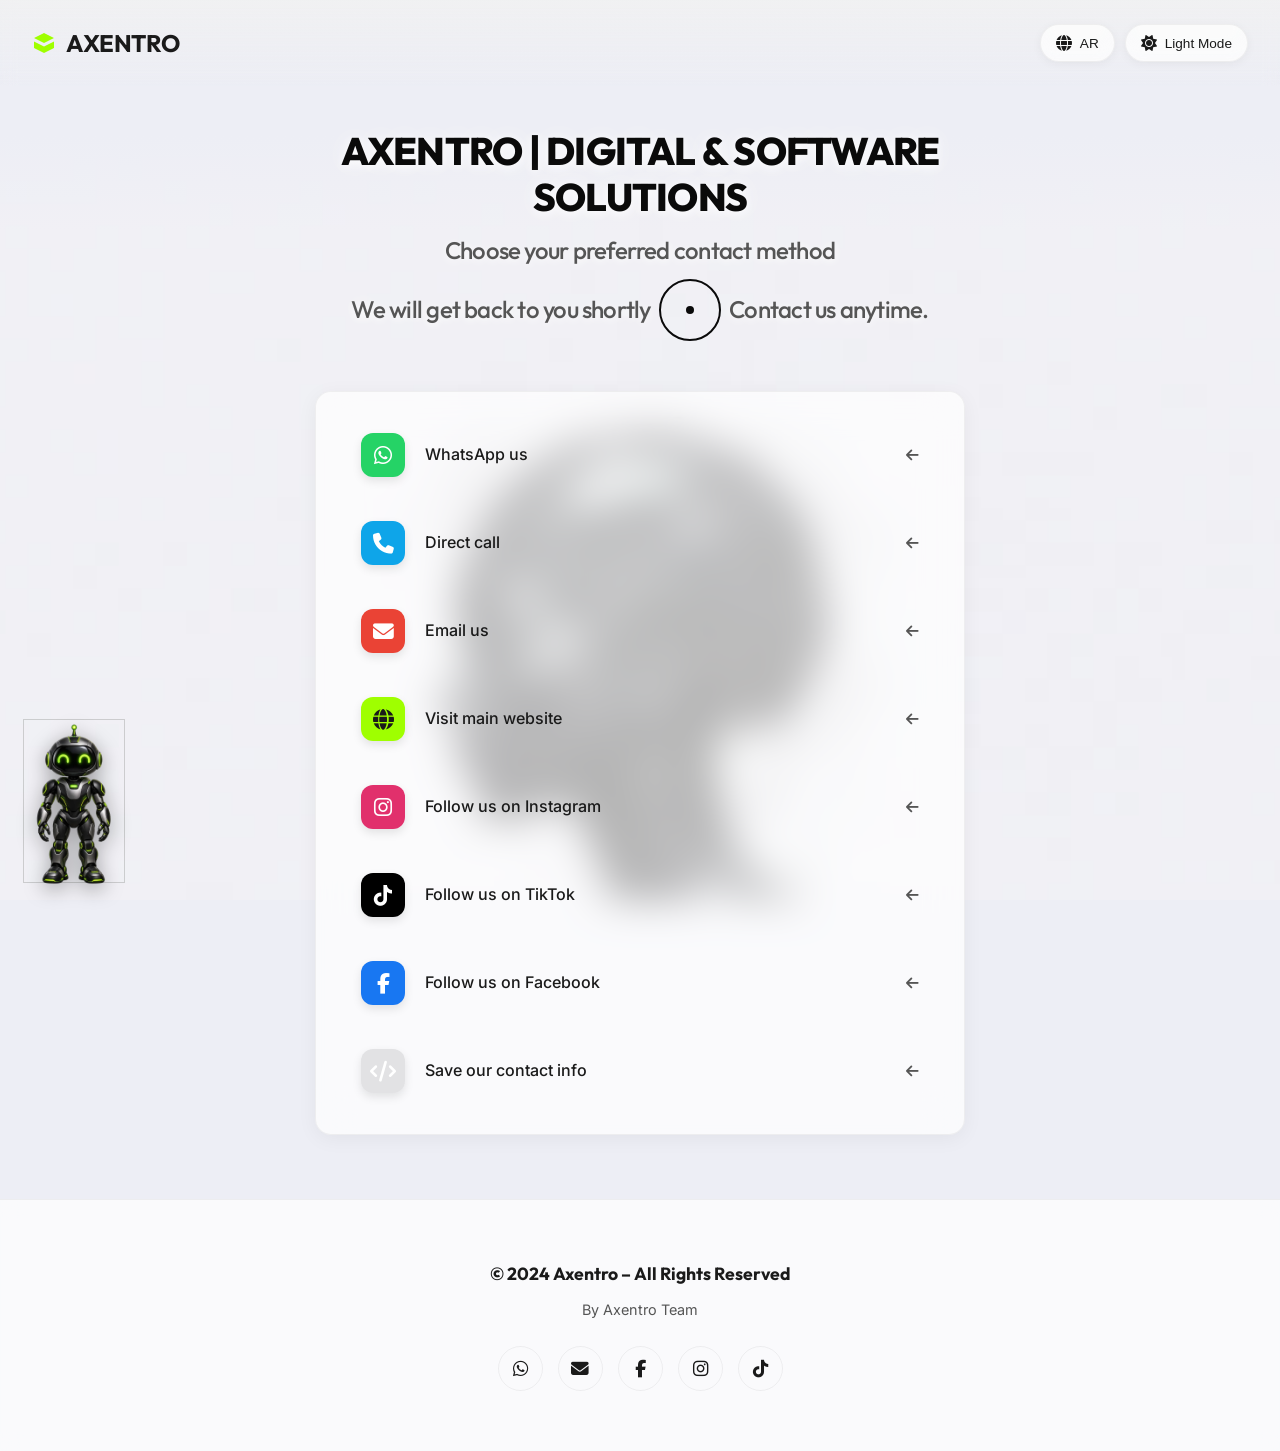
<file: en/links.html>
<!DOCTYPE html>
<html lang="en" dir="ltr" data-theme="light">
<head>
  <meta charset="UTF-8">
  <title data-i18n="links_title">Contact Axentro — WhatsApp, Call & Email | Web Development Worldwide</title>
  <meta name="viewport" content="width=device-width, initial-scale=1.0, viewport-fit=cover">
  <meta name="theme-color" content="#EDEEF5">
  <meta name="format-detection" content="telephone=no">
  <meta name="description" content="Contact Axentro from anywhere in the world: WhatsApp, direct call, email, or social media. Our team is ready to serve you in English and Arabic — web development, e-commerce stores, AI automation, and business systems.">
  <!-- Security & SEO Meta Tags (CSP unified with index.html to allow Google Analytics) -->
  <meta http-equiv="Content-Security-Policy" content="default-src 'self'; script-src 'self' 'unsafe-inline' https://www.googletagmanager.com https://static.cloudflareinsights.com; style-src 'self' 'unsafe-inline'; img-src 'self' data: https://*.google.com https://*.google.com.eg https://*.google.com.hk https://www.googletagmanager.com; media-src 'self'; font-src 'self'; connect-src 'self' https://www.google-analytics.com https://analytics.google.com https://region1.google-analytics.com https://www.google.com https://www.google.com.eg https://www.googletagmanager.com https://cloudflareinsights.com https://stats.g.doubleclick.net;">
  <meta http-equiv="Permissions-Policy" content="camera=(), microphone=(), geolocation=()">
  <meta name="referrer" content="strict-origin-when-cross-origin">
  <meta name="robots" content="index, follow">
  <meta name="keywords" content="contact web development company, get a quote website, hire web developer, software consultation, contact Axentro, web agency WhatsApp, software company Egypt contact, web development inquiry">
  <link rel="canonical" href="https://axentro.site/en/links.html">
  <!-- Language alternatives (hreflang) -->
  <link rel="alternate" hreflang="ar" href="https://axentro.site/links.html">
  <link rel="alternate" hreflang="en" href="https://axentro.site/en/links.html">
  <link rel="alternate" hreflang="x-default" href="https://axentro.site/en/links.html">

  <!-- Open Graph / Twitter Cards -->
  <meta property="og:site_name" content="Axentro">
  <meta property="og:type" content="website">
  <meta property="og:locale" content="en_US">
  <meta property="og:locale:alternate" content="ar_EG">
  <meta property="og:url" content="https://axentro.site/en/links.html">
  <meta property="og:title" content="تواصل مع اكسنترو Axentro – واتساب، اتصال، بريد إلكتروني | خدمات رقمية عالمية">
  <meta property="og:description" content="تواصل مع Axentro (اكسنترو) من أي مكان في العالم عبر واتساب، الاتصال المباشر، البريد الإلكتروني وحسابات التواصل الاجتماعي — خدمة بالعربية والإنجليزية.">
  <meta property="og:image" content="https://axentro.site/assets/images/og-image.jpg">
  <meta property="og:image:secure_url" content="https://axentro.site/assets/images/og-image.jpg">
  <meta property="og:image:type" content="image/jpeg">
  <meta property="og:image:width" content="1200">
  <meta property="og:image:height" content="630">
  <meta property="og:image:alt" content="Axentro | اكسنترو للحلول الرقمية والبرمجية">
  <meta name="twitter:card" content="summary_large_image">
  <meta name="twitter:title" content="تواصل مع اكسنترو Axentro – واتساب، اتصال، بريد إلكتروني | خدمات رقمية عالمية">
  <meta name="twitter:description" content="تواصل مع Axentro (اكسنترو) من أي مكان في العالم عبر واتساب، الاتصال المباشر، البريد الإلكتروني وحسابات التواصل الاجتماعي — خدمة بالعربية والإنجليزية.">
  <meta name="twitter:image" content="https://axentro.site/assets/images/og-image.jpg">
  <meta name="twitter:image:alt" content="Axentro | اكسنترو للحلول الرقمية والبرمجية">
  
  <!-- Enhanced Favicon for SEO & Apple Devices -->
  <link rel="icon" type="image/png" sizes="32x32" href="/favicon.png">
  <link rel="icon" type="image/png" sizes="16x16" href="/favicon.png">
  <link rel="apple-touch-icon" href="/favicon.png">
  <link rel="manifest" href="/manifest.json">

  <!-- Performance Optimization: Preconnect -->
  
  
  

  <!-- Stylesheets -->
  <link rel="preload" as="image" href="/assets/video/hero-poster-v2.jpg" fetchpriority="high">
  <style>
@font-face{font-family:'Inter';font-style:normal;font-weight:400;font-display:swap;src:url('/assets/fonts/inter-400-latin.woff2') format('woff2');unicode-range:U+0000-00FF,U+0131,U+0152-0153,U+02BB-02BC,U+02C6,U+02DA,U+02DC,U+0304,U+0308,U+0329,U+2000-206F,U+20AC,U+2122,U+2191,U+2193,U+2212,U+2215,U+FEFF,U+FFFD}@font-face{font-family:'Inter';font-style:normal;font-weight:500;font-display:swap;src:url('/assets/fonts/inter-500-latin.woff2') format('woff2');unicode-range:U+0000-00FF,U+0131,U+0152-0153,U+02BB-02BC,U+02C6,U+02DA,U+02DC,U+0304,U+0308,U+0329,U+2000-206F,U+20AC,U+2122,U+2191,U+2193,U+2212,U+2215,U+FEFF,U+FFFD}@font-face{font-family:'Inter';font-style:normal;font-weight:600;font-display:swap;src:url('/assets/fonts/inter-600-latin.woff2') format('woff2');unicode-range:U+0000-00FF,U+0131,U+0152-0153,U+02BB-02BC,U+02C6,U+02DA,U+02DC,U+0304,U+0308,U+0329,U+2000-206F,U+20AC,U+2122,U+2191,U+2193,U+2212,U+2215,U+FEFF,U+FFFD}@font-face{font-family:'Inter';font-style:normal;font-weight:700;font-display:swap;src:url('/assets/fonts/inter-700-latin.woff2') format('woff2');unicode-range:U+0000-00FF,U+0131,U+0152-0153,U+02BB-02BC,U+02C6,U+02DA,U+02DC,U+0304,U+0308,U+0329,U+2000-206F,U+20AC,U+2122,U+2191,U+2193,U+2212,U+2215,U+FEFF,U+FFFD}@font-face{font-family:'Outfit';font-style:normal;font-weight:400;font-display:swap;src:url('/assets/fonts/outfit-400-latin.woff2') format('woff2');unicode-range:U+0000-00FF,U+0131,U+0152-0153,U+02BB-02BC,U+02C6,U+02DA,U+02DC,U+0304,U+0308,U+0329,U+2000-206F,U+20AC,U+2122,U+2191,U+2193,U+2212,U+2215,U+FEFF,U+FFFD}@font-face{font-family:'Outfit';font-style:normal;font-weight:500;font-display:swap;src:url('/assets/fonts/outfit-500-latin.woff2') format('woff2');unicode-range:U+0000-00FF,U+0131,U+0152-0153,U+02BB-02BC,U+02C6,U+02DA,U+02DC,U+0304,U+0308,U+0329,U+2000-206F,U+20AC,U+2122,U+2191,U+2193,U+2212,U+2215,U+FEFF,U+FFFD}@font-face{font-family:'Outfit';font-style:normal;font-weight:600;font-display:swap;src:url('/assets/fonts/outfit-600-latin.woff2') format('woff2');unicode-range:U+0000-00FF,U+0131,U+0152-0153,U+02BB-02BC,U+02C6,U+02DA,U+02DC,U+0304,U+0308,U+0329,U+2000-206F,U+20AC,U+2122,U+2191,U+2193,U+2212,U+2215,U+FEFF,U+FFFD}@font-face{font-family:'Outfit';font-style:normal;font-weight:700;font-display:swap;src:url('/assets/fonts/outfit-700-latin.woff2') format('woff2');unicode-range:U+0000-00FF,U+0131,U+0152-0153,U+02BB-02BC,U+02C6,U+02DA,U+02DC,U+0304,U+0308,U+0329,U+2000-206F,U+20AC,U+2122,U+2191,U+2193,U+2212,U+2215,U+FEFF,U+FFFD}@font-face{font-family:'Outfit';font-style:normal;font-weight:800;font-display:swap;src:url('/assets/fonts/outfit-800-latin.woff2') format('woff2');unicode-range:U+0000-00FF,U+0131,U+0152-0153,U+02BB-02BC,U+02C6,U+02DA,U+02DC,U+0304,U+0308,U+0329,U+2000-206F,U+20AC,U+2122,U+2191,U+2193,U+2212,U+2215,U+FEFF,U+FFFD}

.fa{font-family:var(--fa-style-family,"Font Awesome 6 Free");font-weight:var(--fa-style,900)}.fa,.fa-brands,.fa-classic,.fa-regular,.fa-sharp,.fa-solid,.fab,.far,.fas{-moz-osx-font-smoothing:grayscale;-webkit-font-smoothing:antialiased;display:var(--fa-display,inline-block);font-style:normal;font-variant:normal;line-height:1;text-rendering:auto}.fa-classic,.fa-regular,.fa-solid,.far,.fas{font-family:"Font Awesome 6 Free"}.fa-brands,.fab{font-family:"Font Awesome 6 Brands"}.fa-1x{font-size:1em}.fa-2x{font-size:2em}.fa-3x{font-size:3em}.fa-4x{font-size:4em}.fa-5x{font-size:5em}.fa-6x{font-size:6em}.fa-7x{font-size:7em}.fa-8x{font-size:8em}.fa-9x{font-size:9em}.fa-10x{font-size:10em}.fa-2xs{font-size:.625em;line-height:.1em;vertical-align:.225em}.fa-xs{font-size:.75em;line-height:.08333em;vertical-align:.125em}.fa-sm{font-size:.875em;line-height:.07143em;vertical-align:.05357em}.fa-lg{font-size:1.25em;line-height:.05em;vertical-align:-.075em}.fa-xl{font-size:1.5em;line-height:.04167em;vertical-align:-.125em}.fa-2xl{font-size:2em;line-height:.03125em;vertical-align:-.1875em}.fa-fw{text-align:center;width:1.25em}.fa-ul{list-style-type:none;margin-left:var(--fa-li-margin,2.5em);padding-left:0}.fa-ul>li{position:relative}.fa-li{left:calc(var(--fa-li-width, 2em)*-1);position:absolute;text-align:center;width:var(--fa-li-width,2em);line-height:inherit}.fa-border{border-radius:var(--fa-border-radius,.1em);border:var(--fa-border-width,.08em) var(--fa-border-style,solid) var(--fa-border-color,#eee);padding:var(--fa-border-padding,.2em .25em .15em)}.fa-pull-left{float:left;margin-right:var(--fa-pull-margin,.3em)}.fa-pull-right{float:right;margin-left:var(--fa-pull-margin,.3em)}.fa-beat{-webkit-animation-name:fa-beat;animation-name:fa-beat;-webkit-animation-delay:var(--fa-animation-delay,0s);animation-delay:var(--fa-animation-delay,0s);-webkit-animation-direction:var(--fa-animation-direction,normal);animation-direction:var(--fa-animation-direction,normal);-webkit-animation-duration:var(--fa-animation-duration,1s);animation-duration:var(--fa-animation-duration,1s);-webkit-animation-iteration-count:var(--fa-animation-iteration-count,infinite);animation-iteration-count:var(--fa-animation-iteration-count,infinite);-webkit-animation-timing-function:var(--fa-animation-timing,ease-in-out);animation-timing-function:var(--fa-animation-timing,ease-in-out)}.fa-bounce{-webkit-animation-name:fa-bounce;animation-name:fa-bounce;-webkit-animation-delay:var(--fa-animation-delay,0s);animation-delay:var(--fa-animation-delay,0s);-webkit-animation-direction:var(--fa-animation-direction,normal);animation-direction:var(--fa-animation-direction,normal);-webkit-animation-duration:var(--fa-animation-duration,1s);animation-duration:var(--fa-animation-duration,1s);-webkit-animation-iteration-count:var(--fa-animation-iteration-count,infinite);animation-iteration-count:var(--fa-animation-iteration-count,infinite);-webkit-animation-timing-function:var(--fa-animation-timing,cubic-bezier(.28,.84,.42,1));animation-timing-function:var(--fa-animation-timing,cubic-bezier(.28,.84,.42,1))}.fa-fade{-webkit-animation-name:fa-fade;animation-name:fa-fade;-webkit-animation-iteration-count:var(--fa-animation-iteration-count,infinite);animation-iteration-count:var(--fa-animation-iteration-count,infinite);-webkit-animation-timing-function:var(--fa-animation-timing,cubic-bezier(.4,0,.6,1));animation-timing-function:var(--fa-animation-timing,cubic-bezier(.4,0,.6,1))}.fa-beat-fade,.fa-fade{-webkit-animation-delay:var(--fa-animation-delay,0s);animation-delay:var(--fa-animation-delay,0s);-webkit-animation-direction:var(--fa-animation-direction,normal);animation-direction:var(--fa-animation-direction,normal);-webkit-animation-duration:var(--fa-animation-duration,1s);animation-duration:var(--fa-animation-duration,1s)}.fa-beat-fade{-webkit-animation-name:fa-beat-fade;animation-name:fa-beat-fade;-webkit-animation-iteration-count:var(--fa-animation-iteration-count,infinite);animation-iteration-count:var(--fa-animation-iteration-count,infinite);-webkit-animation-timing-function:var(--fa-animation-timing,cubic-bezier(.4,0,.6,1));animation-timing-function:var(--fa-animation-timing,cubic-bezier(.4,0,.6,1))}.fa-flip{-webkit-animation-name:fa-flip;animation-name:fa-flip;-webkit-animation-delay:var(--fa-animation-delay,0s);animation-delay:var(--fa-animation-delay,0s);-webkit-animation-direction:var(--fa-animation-direction,normal);animation-direction:var(--fa-animation-direction,normal);-webkit-animation-duration:var(--fa-animation-duration,1s);animation-duration:var(--fa-animation-duration,1s);-webkit-animation-iteration-count:var(--fa-animation-iteration-count,infinite);animation-iteration-count:var(--fa-animation-iteration-count,infinite);-webkit-animation-timing-function:var(--fa-animation-timing,ease-in-out);animation-timing-function:var(--fa-animation-timing,ease-in-out)}.fa-shake{-webkit-animation-name:fa-shake;animation-name:fa-shake;-webkit-animation-duration:var(--fa-animation-duration,1s);animation-duration:var(--fa-animation-duration,1s);-webkit-animation-iteration-count:var(--fa-animation-iteration-count,infinite);animation-iteration-count:var(--fa-animation-iteration-count,infinite);-webkit-animation-timing-function:var(--fa-animation-timing,linear);animation-timing-function:var(--fa-animation-timing,linear)}.fa-shake,.fa-spin{-webkit-animation-delay:var(--fa-animation-delay,0s);animation-delay:var(--fa-animation-delay,0s);-webkit-animation-direction:var(--fa-animation-direction,normal);animation-direction:var(--fa-animation-direction,normal)}.fa-spin{-webkit-animation-name:fa-spin;animation-name:fa-spin;-webkit-animation-duration:var(--fa-animation-duration,2s);animation-duration:var(--fa-animation-duration,2s);-webkit-animation-iteration-count:var(--fa-animation-iteration-count,infinite);animation-iteration-count:var(--fa-animation-iteration-count,infinite);-webkit-animation-timing-function:var(--fa-animation-timing,linear);animation-timing-function:var(--fa-animation-timing,linear)}.fa-spin-reverse{--fa-animation-direction:reverse}.fa-pulse,.fa-spin-pulse{-webkit-animation-name:fa-spin;animation-name:fa-spin;-webkit-animation-direction:var(--fa-animation-direction,normal);animation-direction:var(--fa-animation-direction,normal);-webkit-animation-duration:var(--fa-animation-duration,1s);animation-duration:var(--fa-animation-duration,1s);-webkit-animation-iteration-count:var(--fa-animation-iteration-count,infinite);animation-iteration-count:var(--fa-animation-iteration-count,infinite);-webkit-animation-timing-function:var(--fa-animation-timing,steps(8));animation-timing-function:var(--fa-animation-timing,steps(8))}@media (prefers-reduced-motion:reduce){.fa-beat,.fa-beat-fade,.fa-bounce,.fa-fade,.fa-flip,.fa-pulse,.fa-shake,.fa-spin,.fa-spin-pulse{-webkit-animation-delay:-1ms;animation-delay:-1ms;-webkit-animation-duration:1ms;animation-duration:1ms;-webkit-animation-iteration-count:1;animation-iteration-count:1;-webkit-transition-delay:0s;transition-delay:0s;-webkit-transition-duration:0s;transition-duration:0s}}@-webkit-keyframes fa-beat{0%,90%{-webkit-transform:scale(1);transform:scale(1)}45%{-webkit-transform:scale(var(--fa-beat-scale,1.25));transform:scale(var(--fa-beat-scale,1.25))}}@keyframes fa-beat{0%,90%{-webkit-transform:scale(1);transform:scale(1)}45%{-webkit-transform:scale(var(--fa-beat-scale,1.25));transform:scale(var(--fa-beat-scale,1.25))}}@-webkit-keyframes fa-bounce{0%{-webkit-transform:scale(1) translateY(0);transform:scale(1) translateY(0)}10%{-webkit-transform:scale(var(--fa-bounce-start-scale-x,1.1),var(--fa-bounce-start-scale-y,.9)) translateY(0);transform:scale(var(--fa-bounce-start-scale-x,1.1),var(--fa-bounce-start-scale-y,.9)) translateY(0)}30%{-webkit-transform:scale(var(--fa-bounce-jump-scale-x,.9),var(--fa-bounce-jump-scale-y,1.1)) translateY(var(--fa-bounce-height,-.5em));transform:scale(var(--fa-bounce-jump-scale-x,.9),var(--fa-bounce-jump-scale-y,1.1)) translateY(var(--fa-bounce-height,-.5em))}50%{-webkit-transform:scale(var(--fa-bounce-land-scale-x,1.05),var(--fa-bounce-land-scale-y,.95)) translateY(0);transform:scale(var(--fa-bounce-land-scale-x,1.05),var(--fa-bounce-land-scale-y,.95)) translateY(0)}57%{-webkit-transform:scale(1) translateY(var(--fa-bounce-rebound,-.125em));transform:scale(1) translateY(var(--fa-bounce-rebound,-.125em))}64%{-webkit-transform:scale(1) translateY(0);transform:scale(1) translateY(0)}to{-webkit-transform:scale(1) translateY(0);transform:scale(1) translateY(0)}}@keyframes fa-bounce{0%{-webkit-transform:scale(1) translateY(0);transform:scale(1) translateY(0)}10%{-webkit-transform:scale(var(--fa-bounce-start-scale-x,1.1),var(--fa-bounce-start-scale-y,.9)) translateY(0);transform:scale(var(--fa-bounce-start-scale-x,1.1),var(--fa-bounce-start-scale-y,.9)) translateY(0)}30%{-webkit-transform:scale(var(--fa-bounce-jump-scale-x,.9),var(--fa-bounce-jump-scale-y,1.1)) translateY(var(--fa-bounce-height,-.5em));transform:scale(var(--fa-bounce-jump-scale-x,.9),var(--fa-bounce-jump-scale-y,1.1)) translateY(var(--fa-bounce-height,-.5em))}50%{-webkit-transform:scale(var(--fa-bounce-land-scale-x,1.05),var(--fa-bounce-land-scale-y,.95)) translateY(0);transform:scale(var(--fa-bounce-land-scale-x,1.05),var(--fa-bounce-land-scale-y,.95)) translateY(0)}57%{-webkit-transform:scale(1) translateY(var(--fa-bounce-rebound,-.125em));transform:scale(1) translateY(var(--fa-bounce-rebound,-.125em))}64%{-webkit-transform:scale(1) translateY(0);transform:scale(1) translateY(0)}to{-webkit-transform:scale(1) translateY(0);transform:scale(1) translateY(0)}}@-webkit-keyframes fa-fade{50%{opacity:var(--fa-fade-opacity,.4)}}@keyframes fa-fade{50%{opacity:var(--fa-fade-opacity,.4)}}@-webkit-keyframes fa-beat-fade{0%,to{opacity:var(--fa-beat-fade-opacity,.4);-webkit-transform:scale(1);transform:scale(1)}50%{opacity:1;-webkit-transform:scale(var(--fa-beat-fade-scale,1.125));transform:scale(var(--fa-beat-fade-scale,1.125))}}@keyframes fa-beat-fade{0%,to{opacity:var(--fa-beat-fade-opacity,.4);-webkit-transform:scale(1);transform:scale(1)}50%{opacity:1;-webkit-transform:scale(var(--fa-beat-fade-scale,1.125));transform:scale(var(--fa-beat-fade-scale,1.125))}}@-webkit-keyframes fa-flip{50%{-webkit-transform:rotate3d(var(--fa-flip-x,0),var(--fa-flip-y,1),var(--fa-flip-z,0),var(--fa-flip-angle,-180deg));transform:rotate3d(var(--fa-flip-x,0),var(--fa-flip-y,1),var(--fa-flip-z,0),var(--fa-flip-angle,-180deg))}}@keyframes fa-flip{50%{-webkit-transform:rotate3d(var(--fa-flip-x,0),var(--fa-flip-y,1),var(--fa-flip-z,0),var(--fa-flip-angle,-180deg));transform:rotate3d(var(--fa-flip-x,0),var(--fa-flip-y,1),var(--fa-flip-z,0),var(--fa-flip-angle,-180deg))}}@-webkit-keyframes fa-shake{0%{-webkit-transform:rotate(-15deg);transform:rotate(-15deg)}4%{-webkit-transform:rotate(15deg);transform:rotate(15deg)}8%,24%{-webkit-transform:rotate(-18deg);transform:rotate(-18deg)}12%,28%{-webkit-transform:rotate(18deg);transform:rotate(18deg)}16%{-webkit-transform:rotate(-22deg);transform:rotate(-22deg)}20%{-webkit-transform:rotate(22deg);transform:rotate(22deg)}32%{-webkit-transform:rotate(-12deg);transform:rotate(-12deg)}36%{-webkit-transform:rotate(12deg);transform:rotate(12deg)}40%,to{-webkit-transform:rotate(0deg);transform:rotate(0deg)}}@keyframes fa-shake{0%{-webkit-transform:rotate(-15deg);transform:rotate(-15deg)}4%{-webkit-transform:rotate(15deg);transform:rotate(15deg)}8%,24%{-webkit-transform:rotate(-18deg);transform:rotate(-18deg)}12%,28%{-webkit-transform:rotate(18deg);transform:rotate(18deg)}16%{-webkit-transform:rotate(-22deg);transform:rotate(-22deg)}20%{-webkit-transform:rotate(22deg);transform:rotate(22deg)}32%{-webkit-transform:rotate(-12deg);transform:rotate(-12deg)}36%{-webkit-transform:rotate(12deg);transform:rotate(12deg)}40%,to{-webkit-transform:rotate(0deg);transform:rotate(0deg)}}@-webkit-keyframes fa-spin{0%{-webkit-transform:rotate(0deg);transform:rotate(0deg)}to{-webkit-transform:rotate(1turn);transform:rotate(1turn)}}@keyframes fa-spin{0%{-webkit-transform:rotate(0deg);transform:rotate(0deg)}to{-webkit-transform:rotate(1turn);transform:rotate(1turn)}}.fa-rotate-90{-webkit-transform:rotate(90deg);transform:rotate(90deg)}.fa-rotate-180{-webkit-transform:rotate(180deg);transform:rotate(180deg)}.fa-rotate-270{-webkit-transform:rotate(270deg);transform:rotate(270deg)}.fa-flip-horizontal{-webkit-transform:scaleX(-1);transform:scaleX(-1)}.fa-flip-vertical{-webkit-transform:scaleY(-1);transform:scaleY(-1)}.fa-flip-both,.fa-flip-horizontal.fa-flip-vertical{-webkit-transform:scale(-1);transform:scale(-1)}.fa-rotate-by{-webkit-transform:rotate(var(--fa-rotate-angle,none));transform:rotate(var(--fa-rotate-angle,none))}.fa-stack{display:inline-block;height:2em;line-height:2em;position:relative;vertical-align:middle;width:2.5em}.fa-stack-1x,.fa-stack-2x{left:0;position:absolute;text-align:center;width:100%;z-index:var(--fa-stack-z-index,auto)}.fa-stack-1x{line-height:inherit}.fa-stack-2x{font-size:2em}.fa-inverse{color:var(--fa-inverse,#fff)}

.fa-chevron-circle-right:before,.fa-trash-alt:before,.fa-user-times:before,.fa-comment-alt:before,.fa-compress-alt:before,.fa-file-alt:before,.fa-file-lines:before,.fa-calendar-alt:before,.fa-volleyball-ball:before,.fa-sort-desc:before,.fa-circle-minus:before,.fa-right-from-bracket:before,.fa-heart-music-camera-bolt:before,.fa-microphone-alt-slash:before,.fa-magnifying-glass-location:before,.fa-forward-step:before,.fa-face-smile-beam:before,.fa-football-ball:before,.fa-angle-double-down:before,.fa-beer-mug-empty:before,.fa-arrow-up-long:before,.fa-burn:before,.fa-male:before,.fa-face-grin-stars:before,.fa-pastafarianism:before,.fa-spoon:before,.fa-envelopes-bulk:before,.fa-circle-h:before,.fa-address-book:before,.fa-pencil-alt:before,.fa-comments:before{content:"\f086"}.fa-file-clipboard:before,.fa-truck-loading:before,.fa-scroll-torah:before,.fa-broom-ball:before,.fa-quidditch-broom-ball:before,.fa-archive:before,.fa-arrow-down-9-1:before,.fa-sort-numeric-desc:before,.fa-face-grin-tongue-squint:before,.fa-earth-africa:before,.fa-tablet-alt:before,.fa-face-flushed:before,.fa-gavel:before,.fa-bell-concierge:before,.fa-pen-ruler:before,.fa-people-arrows-left-right:before,.fa-caret-square-right:before,.fa-cut:before,.fa-digital-tachograph:before,.fa-mail-reply:before,.fa-minus-square:before,.fa-caret-square-down:before,.fa-bars:before,.fa-hourglass-3:before,.fa-heart-broken:before,.fa-external-link-square-alt:before,.fa-face-kiss-beam:before,.fa-circle-exclamation:before,.fa-arrow-right-from-bracket:before,.fa-chevron-circle-down:before,.fa-unlock-alt:before,.fa-headphones-alt:before,.fa-circle-dollar-to-slot:before,.fa-volume-down:before,.fa-wheat-alt:before,.fa-check-square:before,.fa-header:before,.fa-list-squares:before,.fa-phone-square-alt:before,.fa-circle-dot:before,.fa-dizzy:before,.fa-futbol-ball:before,.fa-futbol:before,.fa-paint-brush:before,.fa-hot-tub-person:before,.fa-map-location:before,.fa-edit:before,.fa-share-alt:before,.fa-hourglass-2:before,.fa-bag-shopping:before,.fa-arrow-down-z-a:before,.fa-sort-alpha-desc:before,.fa-hand-paper:before,.fa-face-kiss:before,.fa-face-grin-tongue:before,.fa-face-grin-wink:before,.fa-deaf:before,.fa-deafness:before,.fa-ear-deaf:before,.fa-rss-square:before,.fa-hryvnia-sign:before,.fa-face-grin-wide:before,.fa-rod-asclepius:before,.fa-rod-snake:before,.fa-staff-aesculapius:before,.fa-ambulance:before,.fa-temperature-2:before,.fa-temperature-half:before,.fa-thermometer-2:before,.fa-poo-bolt:before,.fa-face-frown-open:before,.fa-folder-blank:before,.fa-file-medical-alt:before,.fa-dashboard:before,.fa-gauge-med:before,.fa-gauge:before,.fa-magic-wand-sparkles:before,.fa-pen-alt:before,.fa-shuttle-van:before,.fa-caret-square-left:before,.fa-globe:before{content:"\f0ac"}.fa-area-chart:before,.fa-ban:before,.fa-air-freshener:before,.fa-arrow-pointer:before,.fa-expand-arrows-alt:before,.fa-shapes:before,.fa-random:before,.fa-person-running:before,.fa-computer-mouse:before,.fa-arrow-right-to-bracket:before,.fa-shop-slash:before,.fa-hourglass-1:before,.fa-right-to-bracket:before,.fa-heart-pulse:before,.fa-people-carry-box:before,.fa-weight-scale:before,.fa-user-friends:before,.fa-arrow-up-a-z:before,.fa-face-laugh-squint:before,.fa-arrow-circle-up:before,.fa-person-walking:before,.fa-bed-pulse:before,.fa-shuttle-space:before,.fa-face-laugh:before,.fa-microphone-alt:before,.fa-headset:before{content:"\f590"}.fa-mars-stroke-up:before,.fa-champagne-glasses:before,.fa-file-arrow-up:before,.fa-wifi-3:before,.fa-wifi-strong:before,.fa-bath:before,.fa-user-edit:before,.fa-border-style:before,.fa-map-location-dot:before,.fa-poll:before,.fa-battery-car:before,.fa-mars-stroke-h:before,.fa-hand-back-fist:before,.fa-caret-square-up:before,.fa-bar-chart:before,.fa-hands-bubbles:before,.fa-eye-low-vision:before,.fa-plus-square:before,.fa-glass-martini-alt:before,.fa-rotate-back:before,.fa-rotate-backward:before,.fa-rotate-left:before,.fa-columns:before,.fa-dolly-box:before,.fa-compress-arrows-alt:before,.fa-angle-double-right:before,.fa-circle-play:before,.fa-eur:before,.fa-euro-sign:before,.fa-check-circle:before,.fa-circle-stop:before,.fa-compass-drafting:before,.fa-id-badge:before{content:"\f2c1"}.fa-face-laugh-beam:before,.fa-chevron-circle-up:before,.fa-gbp:before,.fa-pound-sign:before,.fa-arrow-down-long:before,.fa-mail-reply-all:before,.fa-person-skating:before,.fa-filter-circle-dollar:before,.fa-arrow-circle-down:before,.fa-arrow-right-to-file:before,.fa-external-link-square:before,.fa-temperature-0:before,.fa-temperature-empty:before,.fa-thermometer-0:before,.fa-address-card:before,.fa-contact-card:before,.fa-balance-scale-right:before,.fa-diamond-turn-right:before,.fa-house-laptop:before,.fa-face-tired:before,.fa-cloud-arrow-up:before,.fa-cloud-upload-alt:before,.fa-seedling:before,.fa-arrows-alt-h:before,.fa-arrow-circle-left:before,.fa-arrow-down-wide-short:before,.fa-sort-amount-asc:before,.fa-cloud-bolt:before,.fa-remove-format:before,.fa-face-smile-wink:before,.fa-arrows-h:before,.fa-cloud-arrow-down:before,.fa-cloud-download-alt:before,.fa-blackboard:before,.fa-user-alt-slash:before,.fa-handshake-alt-slash:before,.fa-arrows-rotate:before,.fa-refresh:before,.fa-shield-alt:before,.fa-atlas:before,.fa-house-chimney-crack:before,.fa-file-archive:before,.fa-glass-martini:before,.fa-person-skiing:before,.fa-temperature-arrow-down:before,.fa-feather-alt:before,.fa-ad:before,.fa-arrow-circle-right:before,.fa-sort:before,.fa-list-1-2:before,.fa-list-numeric:before,.fa-money-check-alt:before,.fa-face-kiss-wink-heart:before,.fa-arrows-alt:before,.fa-star-half-alt:before,.fa-code:before{content:"\f121"}.fa-glass-whiskey:before,.fa-arrow-up-right-from-square:before,.fa-krw:before,.fa-won-sign:before,.fa-cab:before,.fa-chart-pie:before,.fa-face-grin-beam:before,.fa-location-pin:before,.fa-hard-hat:before,.fa-hat-hard:before,.fa-arrow-alt-circle-right:before,.fa-face-rolling-eyes:before,.fa-chart-line:before,.fa-arrow-right:before{content:"\f061"}.fa-map-signs:before,.fa-screwdriver-wrench:before,.fa-home-user:before,.fa-cocktail:before,.fa-face-surprise:before,.fa-circle-pause:before,.fa-apple-alt:before,.fa-temperature-1:before,.fa-temperature-quarter:before,.fa-thermometer-1:before,.fa-poll-h:before,.fa-backward-fast:before,.fa-basketball-ball:before,.fa-arrow-alt-circle-up:before,.fa-mobile-alt:before,.fa-volume-high:before,.fa-burger:before,.fa-rupee-sign:before,.fa-circle-question:before,.fa-phone-alt:before,.fa-fast-forward:before,.fa-face-meh-blank:before,.fa-parking:before,.fa-bars-progress:before,.fa-cart-flatbed:before,.fa-ban-smoking:before,.fa-basket-shopping:before,.fa-bus-alt:before,.fa-eye:before{content:"\f06e"}.fa-face-sad-cry:before,.fa-signal-5:before,.fa-signal-perfect:before,.fa-home-lg:before,.fa-window-maximize:before{content:"\f2d0"}.fa-face-frown:before,.fa-shop:before,.fa-floppy-disk:before,.fa-balance-scale-left:before,.fa-sort-asc:before,.fa-comment-dots:before,.fa-face-grin-squint:before,.fa-hand-holding-dollar:before,.fa-hands-praying:before,.fa-arrow-right-rotate:before,.fa-arrow-rotate-forward:before,.fa-arrow-rotate-right:before,.fa-location-crosshairs:before,.fa-face-grin-tears:before,.fa-phone:before{content:"\f095"}.fa-calendar-times:before,.fa-user-cog:before,.fa-arrow-up-1-9:before,.fa-digging:before,.fa-gauge-simple-med:before,.fa-gauge-simple:before,.fa-quote-right-alt:before,.fa-shirt:before,.fa-t-shirt:before,.fa-tenge-sign:before,.fa-arrow-left:before{content:"\f060"}.fa-external-link-alt:before,.fa-table-cells:before,.fa-bible:before,.fa-medkit:before,.fa-female:before,.fa-briefcase-clock:before,.fa-table-cells-large:before,.fa-book-tanakh:before,.fa-phone-volume:before,.fa-birthday-cake:before,.fa-cake-candles:before,.fa-envelope:before{content:"\f0e0"}.fa-angle-double-up:before,.fa-arrow-up-9-1:before,.fa-hourglass-empty:before,.fa-user-doctor:before,.fa-user-md:before{content:"\f0f0"}.fa-circle-info:before,.fa-camera-alt:before,.fa-arrow-down-1-9:before,.fa-sort-numeric-asc:before,.fa-hand-holding-droplet:before,.fa-calendar-check:before{content:"\f274"}.fa-prescription-bottle-alt:before,.fa-arrow-down-a-z:before,.fa-sort-alpha-asc:before,.fa-arrow-left-rotate:before,.fa-arrow-rotate-back:before,.fa-arrow-rotate-backward:before,.fa-arrow-rotate-left:before,.fa-hard-drive:before,.fa-face-grin-squint-tears:before,.fa-list-alt:before,.fa-person-skiing-nordic:before,.fa-arrow-alt-circle-left:before,.fa-subway:before,.fa-indian-rupee-sign:before,.fa-indian-rupee:before,.fa-crop-alt:before,.fa-money-bill-1:before,.fa-left-long:before,.fa-minus:before,.fa-arrow-left-long:before,.fa-american-sign-language-interpreting:before,.fa-asl-interpreting:before,.fa-hands-american-sign-language-interpreting:before,.fa-cog:before,.fa-droplet-slash:before,.fa-cart-shopping:before,.fa-shopping-cart:before{content:"\f07a"}.fa-arrow-turn-up:before,.fa-square-root-alt:before,.fa-clock-four:before,.fa-backward-step:before,.fa-clinic-medical:before,.fa-temperature-3:before,.fa-temperature-three-quarters:before,.fa-thermometer-3:before,.fa-mobile-android-alt:before,.fa-battery-3:before,.fa-sliders-h:before,.fa-ellipsis-v:before,.fa-long-arrow-alt-right:before,.fa-teletype:before,.fa-hiking:before,.fa-cable-car:before,.fa-face-grin:before,.fa-backspace:before,.fa-eye-dropper-empty:before,.fa-eye-dropper:before,.fa-mobile-android:before,.fa-mobile-phone:before,.fa-face-meh:before,.fa-book-dead:before,.fa-drivers-license:before,.fa-dedent:before,.fa-home-alt:before,.fa-home-lg-alt:before,.fa-home:before,.fa-arrow-right-arrow-left:before,.fa-redo-alt:before,.fa-rotate-forward:before,.fa-cutlery:before,.fa-arrow-up-wide-short:before,.fa-broadcast-tower:before,.fa-long-arrow-alt-up:before,.fa-file-arrow-down:before,.fa-bolt:before,.fa-cny:before,.fa-jpy:before,.fa-rmb:before,.fa-yen-sign:before,.fa-rouble:before,.fa-rub:before,.fa-ruble-sign:before,.fa-sun:before{content:"\f185"}.fa-face-laugh-wink:before,.fa-arrow-alt-circle-down:before,.fa-arrow-down-short-wide:before,.fa-sort-amount-desc:before,.fa-arrow-right-long:before,.fa-ellipsis-h:before,.fa-first-aid:before,.fa-credit-card-alt:before,.fa-automobile:before,.fa-book-open-reader:before,.fa-temperature-arrow-up:before,.fa-h-square:before,.fa-temperature-4:before,.fa-temperature-full:before,.fa-thermometer-4:before,.fa-hands-helping:before,.fa-location-dot:before,.fa-person-swimming:before,.fa-droplet:before,.fa-earth-america:before,.fa-earth-americas:before,.fa-earth:before,.fa-battery-0:before,.fa-gauge-high:before,.fa-tachometer-alt-fast:before,.fa-hospital-alt:before,.fa-hospital-wide:before,.fa-bars-staggered:before,.fa-reorder:before,.fa-blind:before,.fa-check-to-slot:before,.fa-boxes-alt:before,.fa-boxes-stacked:before,.fa-chain:before,.fa-link:before{content:"\f0c1"}.fa-assistive-listening-systems:before,.fa-magnifying-glass:before,.fa-ping-pong-paddle-ball:before,.fa-table-tennis-paddle-ball:before,.fa-diagnoses:before,.fa-trash-can-arrow-up:before,.fa-file-edit:before,.fa-pen-square:before,.fa-pencil-square:before,.fa-chevron-down:before{content:"\f078"}.fa-battery-5:before,.fa-battery-full:before,.fa-list-dots:before,.fa-down-long:before,.fa-landmark-alt:before,.fa-television:before,.fa-tv-alt:before,.fa-list-check:before,.fa-circle-user:before,.fa-car-burst:before,.fa-person-snowboarding:before,.fa-shipping-fast:before,.fa-adjust:before,.fa-circle-radiation:before,.fa-baseball-ball:before,.fa-diagram-project:before,.fa-volume-mute:before,.fa-volume-times:before,.fa-grip-horizontal:before,.fa-share-from-square:before,.fa-child-combatant:before,.fa-phone-square:before,.fa-add:before,.fa-close:before,.fa-multiply:before,.fa-remove:before,.fa-times:before,.fa-arrows-up-down-left-right:before,.fa-chalkboard-teacher:before,.fa-chalkboard-user:before{content:"\f51c"}.fa-quote-left-alt:before,.fa-trash-arrow-up:before,.fa-ils:before,.fa-shekel-sign:before,.fa-shekel:before,.fa-sheqel-sign:before,.fa-photo-film:before,.fa-sign-hanging:before,.fa-tablet-android:before,.fa-car-alt:before,.fa-battery-2:before,.fa-baby-carriage:before,.fa-percent:before,.fa-face-smile:before,.fa-thumb-tack:before,.fa-person-praying:before,.fa-rotate:before,.fa-robot:before{content:"\f544"}.fa-cogs:before,.fa-gears:before{content:"\f085"}.fa-face-grin-hearts:before,.fa-transgender-alt:before,.fa-arrow-turn-down:before,.fa-award:before{content:"\f559"}.fa-ticket-alt:before,.fa-building:before{content:"\f1ad"}.fa-angle-double-left:before,.fa-qrcode:before{content:"\f029"}.fa-clock-rotate-left:before,.fa-face-grin-beam-sweat:before,.fa-arrow-right-from-file:before,.fa-shield-blank:before,.fa-arrow-up-short-wide:before,.fa-golf-ball-tee:before,.fa-chevron-circle-left:before,.fa-magic:before,.fa-moon:before{content:"\f186"}.fa-wine-glass-alt:before,.fa-biking:before,.fa-earth-oceania:before,.fa-square-xmark:before,.fa-times-square:before,.fa-expand-alt:before,.fa-arrows-alt-v:before,.fa-bahai:before,.fa-circle-plus:before,.fa-face-grin-tongue-wink:before,.fa-chain-broken:before,.fa-chain-slash:before,.fa-link-slash:before,.fa-arrow-up-z-a:before,.fa-fire-alt:before,.fa-book-quran:before,.fa-angry:before,.fa-feed:before,.fa-balance-scale:before,.fa-gauge-simple-high:before,.fa-tachometer-fast:before,.fa-desktop-alt:before,.fa-table-list:before,.fa-comment-sms:before,.fa-battery-4:before,.fa-fist-raised:before,.fa-image-portrait:before,.fa-earth-europe:before,.fa-cart-flatbed-suitcase:before,.fa-rectangle-times:before,.fa-rectangle-xmark:before,.fa-times-rectangle:before,.fa-book-journal-whills:before,.fa-exclamation-triangle:before,.fa-triangle-exclamation:before,.fa-mail-forward:before,.fa-exchange-alt:before,.fa-paper-plane:before{content:"\f1d8"}.fa-money-bill-1-wave:before,.fa-hands:before,.fa-sign-language:before,.fa-ladder-water:before,.fa-swimming-pool:before,.fa-arrows-up-down:before,.fa-face-grimace:before,.fa-wheelchair-alt:before,.fa-level-down-alt:before,.fa-envelope-square:before,.fa-band-aid:before,.fa-circle-xmark:before,.fa-times-circle:before,.fa-earth-asia:before,.fa-id-card-alt:before,.fa-magnifying-glass-plus:before,.fa-allergies:before,.fa-coffee:before,.fa-magnifying-glass-minus:before,.fa-user-alt:before,.fa-note-sticky:before,.fa-face-sad-tear:before,.fa-try:before,.fa-turkish-lira-sign:before,.fa-dollar-sign:before,.fa-dollar:before,.fa-magnifying-glass-dollar:before,.fa-users-cog:before,.fa-users-gear:before{content:"\f509"}.fa-bank:before,.fa-building-columns:before,.fa-institution:before,.fa-museum:before,.fa-masks-theater:before,.fa-handshake-alt:before,.fa-fighter-jet:before,.fa-share-alt-square:before,.fa-video-camera:before,.fa-graduation-cap:before,.fa-level-up-alt:before,
.fa-sr-only,.fa-sr-only-focusable:not(:focus),.sr-only,.sr-only-focusable:not(:focus){position:absolute;width:1px;height:1px;padding:0;margin:-1px;overflow:hidden;clip:rect(0,0,0,0);white-space:nowrap;border-width:0}:host,:root{--fa-style-family-brands:"Font Awesome 6 Brands";--fa-font-brands:normal 400 1em/1 "Font Awesome 6 Brands"}@font-face{font-family:"Font Awesome 6 Brands";font-style:normal;font-weight:400;font-display:swap;src:url(/assets/fontawesome/webfonts/fa-brands-400.woff2) format("woff2")}.fa-brands,.fab{font-weight:400}.fa-js-square:before,.fa-reddit-square:before,.fa-instagram-square:before,.fa-hacker-news-square:before,.fa-snapchat-square:before,.fa-font-awesome-alt:before,.fa-square-viadeo:before,.fa-dribbble-square:before,.fa-square-twitter:before,.fa-square-youtube:before,.fa-rendact:before,.fa-square-steam:before,.fa-square-vimeo:before,.fa-font-awesome-flag:before,.fa-font-awesome-logo-full:before,.fa-github-square:before,.fa-gitlab-square:before,.fa-odnoklassniki-square:before,.fa-pinterest-square:before,.fa-facebook-f:before{content:"\f39e"}.fa-google-plus-square:before,.fa-square-xing:before,.fa-42-group:before,.fa-pied-piper-square:before,.fa-tiktok:before{content:"\e07b"}.fa-facebook-square:before,.fa-lastfm-square:before,.fa-instagram:before{content:"\f16d"}.fa-whatsapp:before{content:"\f232"}.fa-wirsindhandwerk:before,.fa-snapchat-ghost:before,.fa-behance-square:before,.fa-git-square:before,.fa-square-tumblr:before,.fa-telegram-plane:before,.fa-square-whatsapp:before,.fa-slack-hash:before,.fa-medium-m:before,:host,:root{--fa-font-regular:normal 400 1em/1 "Font Awesome 6 Free"}@font-face{font-family:"Font Awesome 6 Free";font-style:normal;font-weight:400;font-display:swap;src:url(/assets/fontawesome/webfonts/fa-regular-400.woff2) format("woff2")}.fa-regular,.far{font-weight:400}:host,:root{--fa-style-family-classic:"Font Awesome 6 Free";--fa-font-solid:normal 900 1em/1 "Font Awesome 6 Free"}@font-face{font-family:"Font Awesome 6 Free";font-style:normal;font-weight:900;font-display:swap;src:url(/assets/fontawesome/webfonts/fa-solid-900.woff2) format("woff2")}.fa-solid,.fas{font-weight:900}@font-face{font-family:"Font Awesome 5 Brands";font-display:swap;font-weight:400;src:url(/assets/fontawesome/webfonts/fa-brands-400.woff2) format("woff2")}@font-face{font-family:"Font Awesome 5 Free";font-display:swap;font-weight:900;src:url(/assets/fontawesome/webfonts/fa-solid-900.woff2) format("woff2")}@font-face{font-family:"Font Awesome 5 Free";font-display:swap;font-weight:400;src:url(/assets/fontawesome/webfonts/fa-regular-400.woff2) format("woff2")}
:root{--bg-base:#EDEEF5;--text:#1a1a1a;--muted:#555555;--glass-bg:rgba(255,255,255,0.7);--glass-border:rgba(0,0,0,0.05);--accent:#9fff00;--secondary:#bc00ff;--btn-text:#1a1a1a;--card-bg:rgba(255,255,255,0.9);--shadow:0 4px 20px rgba(0,0,0,0.05);--nav-bg:rgba(241,241,241,0.8);--link-hover-bg:rgba(0,0,0,0.03);--btn-ripple:rgba(0,0,0,0.1);--transition-speed:0.4s}[data-theme="dark"]{--bg-base:#0a0a0c;--text:#ffffff;--muted:#d4d4d8;--glass-bg:rgba(255,255,255,0.04);--glass-border:rgba(255,255,255,0.1);--accent:#9fff00;--secondary:#bc00ff;--btn-text:#050507;--card-bg:rgba(20,20,22,0.6);--shadow:0 4px 20px rgba(0,0,0,0.3);--nav-bg:rgba(10,10,12,0.7);--link-hover-bg:rgba(255,255,255,0.05);--btn-ripple:rgba(255,255,255,0.3)}*,*::before,*::after{margin:0;padding:0;box-sizing:border-box}html{scroll-behavior:smooth;-webkit-text-size-adjust:100%}body{font-family:'Inter',sans-serif;background-color:var(--bg-base);color:var(--text);min-height:100vh;overflow-x:hidden;-webkit-font-smoothing:antialiased;-moz-osx-font-smoothing:grayscale;transition:background-color var(--transition-speed) ease,color var(--transition-speed) ease;line-height:1.6}a:focus-visible,button:focus-visible{outline:2px solid var(--accent);outline-offset:3px;border-radius:4px}img{max-width:100%;height:auto;display:block}section{padding:clamp(80px,10vw,140px) clamp(15px,4vw,40px);text-align:center;position:relative;z-index:1}.container{max-width:1200px;margin:0 auto;width:100%}h1,h2{font-family:'Outfit',sans-serif;font-weight:800;line-height:1.2;color:var(--text)}h3{font-family:'Outfit',sans-serif;color:var(--text);line-height:1.3;font-size:clamp(1.2rem,2.5vw,1.5rem)}p{color:var(--muted);line-height:1.8;font-size:clamp(0.9rem,1.5vw,1.05rem)}nav.navbar{position:fixed;top:0;left:0;width:100%;z-index:1000;background:linear-gradient(to bottom,var(--nav-bg),transparent);backdrop-filter:blur(8px);-webkit-backdrop-filter:blur(8px);padding:1.5rem 2rem;display:flex;justify-content:space-between;align-items:center;gap:1rem;transition:background var(--transition-speed) ease}.nav-brand{font-family:'Outfit',sans-serif;font-weight:700;font-size:1.5rem;letter-spacing:-0.5px;display:flex;align-items:center;gap:10px;text-decoration:none;color:var(--text)}.nav-brand svg{width:24px;height:24px;fill:var(--accent);transition:transform 0.3s ease}.nav-brand:hover svg{transform:rotate(10deg)}.nav-links{display:flex;gap:5px;background:var(--glass-bg);backdrop-filter:blur(20px);-webkit-backdrop-filter:blur(20px);padding:8px;border-radius:100px;border:1px solid var(--glass-border);box-shadow:var(--shadow)}.nav-link{font-size:clamp(0.8rem,1.2vw,0.95rem);color:var(--muted);text-decoration:none;display:inline-flex;align-items:center;gap:8px;padding:10px 20px;border-radius:50px;transition:color .3s,background-color .3s;white-space:nowrap;position:relative;overflow:hidden}.nav-link:hover{color:var(--text);background-color:var(--link-hover-bg)}.nav-link.active{color:var(--btn-text);background:var(--accent)}.nav-controls{display:flex;align-items:center;gap:10px}.nav-btn{background:var(--glass-bg);border:1px solid var(--glass-border);color:var(--text);padding:10px 15px;border-radius:50px;font-size:0.85rem;font-weight:500;cursor:pointer;display:flex;align-items:center;gap:8px;transition:all 0.3s ease;position:relative;overflow:hidden;backdrop-filter:blur(10px);-webkit-backdrop-filter:blur(10px);box-shadow:0 2px 10px rgba(0,0,0,0.05)}.nav-btn:hover{background:var(--text);color:var(--bg-base);border-color:var(--text);transform:translateY(-2px) scale(1.05)}.nav-btn i{font-size:1rem}.hero-section{position:relative;min-height:100vh;width:100%;display:flex;flex-direction:column;align-items:center;justify-content:center;overflow:hidden;padding-top:8rem;padding-bottom:4rem;flex-grow:1}.video-wrapper{position:absolute;top:15vh;left:0;width:100%;height:85vh;z-index:0;pointer-events:none}.video-wrapper video{width:100%;height:100%;object-fit:cover;opacity:1}.gradient-mask{position:absolute;top:0;left:0;width:100%;height:6rem;background:linear-gradient(to bottom,var(--bg-base),transparent);z-index:1}.hero-content{max-width:1200px;width:100%;margin:0 auto;padding:0 2rem;position:relative;z-index:10;text-align:center}.hero-title{font-family:'Outfit',sans-serif;font-weight:800;font-size:clamp(2rem,9vw,6rem);line-height:1.1;letter-spacing:-0.02em;margin-bottom:2rem;text-transform:uppercase;color:#0a0a0a;text-shadow:0 2px 10px rgba(255,255,255,0.9),0 0 25px rgba(255,255,255,0.7)}.hero-title .muted{color:#333333;opacity:1;font-weight:500;display:block;font-size:clamp(1rem,2vw,1.5rem);text-transform:none;margin-top:1rem;text-shadow:0 2px 8px rgba(255,255,255,0.9),0 0 20px rgba(255,255,255,0.7)}.eye-pill{display:inline-flex;align-items:center;justify-content:center;width:16px;height:16px;border:2px solid #0a0a0a;border-radius:50%;vertical-align:middle;margin:0 4px;position:relative;top:-2px;transition:width 0.3s ease}.eye-dot{width:8px;height:8px;background-color:#0a0a0a;border-radius:50%}.hero .tagline{font-family:'Outfit',sans-serif;margin-bottom:25px;letter-spacing:0.2em;font-size:clamp(0.7rem,1.5vw,0.9rem);color:var(--accent);text-transform:uppercase;display:inline-block;padding:8px 24px;border:1px solid var(--accent);border-radius:50px;background:rgba(0,0,0,0.6);backdrop-filter:blur(4px)}.hero-services{margin-top:40px;font-family:'Outfit',sans-serif;font-size:clamp(0.7rem,1.2vw,0.85rem);letter-spacing:0.15em;color:#333333;opacity:1;border-top:1px solid rgba(0,0,0,0.2);border-bottom:1px solid rgba(0,0,0,0.2);padding:15px 0;display:inline-block;text-shadow:0 2px 8px rgba(255,255,255,0.9),0 0 20px rgba(255,255,255,0.7)}[data-theme="dark"] .hero-title{color:#ffffff;text-shadow:0 2px 10px rgba(0,0,0,0.9),0 0 25px rgba(0,0,0,0.7)}[data-theme="dark"] .hero-title .muted{color:#e4e4e7;text-shadow:0 2px 8px rgba(0,0,0,0.9),0 0 20px rgba(0,0,0,0.7)}[data-theme="dark"] .eye-pill{border-color:#ffffff}[data-theme="dark"] .eye-dot{background-color:#ffffff}[data-theme="dark"] .hero-services{color:#ffffff;border-top:1px solid rgba(255,255,255,0.2);border-bottom:1px solid rgba(255,255,255,0.2);text-shadow:0 2px 8px rgba(0,0,0,0.9),0 0 20px rgba(0,0,0,0.7)}.cta-button{background:var(--accent);color:var(--btn-text);padding:16px 40px;border-radius:8px;font-weight:700;font-size:1.1rem;cursor:pointer;margin-top:50px;display:inline-block;text-decoration:none;border:none;font-family:'Outfit',sans-serif;box-shadow:0 10px 30px rgba(159,255,0,0.2);transition:all 0.3s ease;position:relative;overflow:hidden}.cta-button:hover{box-shadow:0 15px 40px rgba(159,255,0,0.4);transform:translateY(-2px)}.btn{display:inline-flex;align-items:center;gap:10px;padding:14px 30px;border-radius:8px;font-weight:700;font-size:0.95rem;text-decoration:none;cursor:pointer;transition:transform 0.2s ease,box-shadow 0.2s ease;border:1px solid transparent;color:#fff;font-family:'Outfit',sans-serif;position:relative;overflow:hidden}.btn-wa{background:#25D366;color:#000}.btn-mail{background:#EA4335}.btn-fb{background:#1877F2}.btn-ig{background:#E1306C}.btn:hover{transform:translateY(-2px);box-shadow:0 10px 20px rgba(0,0,0,0.1)}.cards{display:grid;grid-template-columns:repeat(auto-fit,minmax(300px,1fr));gap:30px;margin-top:60px}.card-wrapper{perspective:1000px}.card{position:relative;background:var(--card-bg);backdrop-filter:blur(15px) saturate(180%);-webkit-backdrop-filter:blur(15px) saturate(180%);padding:30px;border-radius:24px;text-align:start;overflow:hidden;border:1px solid var(--glass-border);transform-style:preserve-3d;transition:box-shadow 0.3s,border-color 0.3s;box-shadow:var(--shadow);height:100%;will-change:transform}.card:hover{box-shadow:0 30px 60px rgba(0,0,0,0.1);border-color:var(--accent)}.glare-card{position:absolute;inset:0;border-radius:24px;pointer-events:none;z-index:2}.card-content{position:relative;z-index:3;transform-style:preserve-3d}.card-content>*{transition:transform 0.3s}.card:hover .card-content>*{transform:translateZ(30px)}.card-link{display:block;text-decoration:none;color:inherit;height:100%}.service-img{width:100%;height:auto;aspect-ratio:2 / 1;object-fit:contain;border-radius:16px;margin-bottom:20px;filter:grayscale(30%) contrast(1.1);transition:filter 0.4s ease,transform 0.4s ease}.card:hover .service-img{filter:grayscale(0%) contrast(1.1);transform:scale(1.02)}.more-link{display:inline-flex;align-items:center;gap:8px;margin-top:14px;font-weight:700;color:var(--accent);text-decoration:none;transition:gap 0.3s;font-family:'Outfit',sans-serif;font-size:0.9rem}.card:hover .more-link{gap:15px}.final-cta-text{margin-bottom:15px;font-size:clamp(2rem,5vw,3.5rem);font-weight:800;color:var(--text);font-family:'Outfit',sans-serif}.cta{display:flex;gap:15px;justify-content:center;flex-wrap:wrap;margin-top:30px}footer{padding:60px 20px;border-top:1px solid var(--glass-border);text-align:center;background:var(--glass-bg);backdrop-filter:blur(10px);-webkit-backdrop-filter:blur(10px)}footer .main{font-weight:700;font-size:1.1rem;font-family:'Outfit',sans-serif;color:var(--text)}footer .by{margin-top:10px;font-size:0.9rem;opacity:1;color:var(--muted)}.footer-icons{margin-top:25px;display:flex;gap:15px;justify-content:center;font-size:1.1rem}.footer-icons a{transition:all 0.3s;text-decoration:none;width:45px;height:45px;display:flex;align-items:center;justify-content:center;border-radius:50%;background:transparent;border:1px solid var(--glass-border);color:var(--text)}.footer-icons a:hover{transform:translateY(-5px);color:var(--accent);border-color:var(--accent);background:var(--text)}.floating-wa{position:fixed;bottom:20px;right:20px;width:55px;height:55px;border-radius:50%;background:#25D366;color:#000;display:flex;align-items:center;justify-content:center;font-size:1.8rem;box-shadow:0 10px 25px rgba(37,211,102,0.4);z-index:999;text-decoration:none;transition:all 0.3s}html[dir="rtl"] .floating-wa{left:auto;right:20px}.floating-wa:hover{transform:scale(1.1) rotate(5deg)}a.skip-link{position:fixed !important;top:0 !important;left:0 !important;width:1px !important;height:1px !important;padding:0 !important;margin:-1px !important;overflow:hidden !important;clip:rect(0 0 0 0) !important;clip-path:inset(50%) !important;white-space:nowrap !important;border:0 !important;background:transparent !important;color:transparent !important;z-index:10000;pointer-events:none}a.skip-link:focus-visible{top:10px !important;left:10px !important;width:auto !important;height:auto !important;padding:10px 20px !important;margin:0 !important;overflow:visible !important;clip:auto !important;clip-path:none !important;background:#9fff00 !important;color:#000 !important;border-radius:8px !important;font-weight:bold !important;z-index:10000 !important;pointer-events:auto !important}
#loader{position:fixed;inset:0;background:var(--bg-base);z-index:9999;display:flex;justify-content:center;align-items:center;transition:opacity 0.5s ease,visibility 0.5s ease}#loader.hidden{opacity:0;visibility:hidden;pointer-events:none}.spinner{width:40px;height:40px;border:3px solid var(--glass-border);border-top-color:var(--accent);border-radius:50%;animation:spin 0.8s linear infinite;will-change:transform}@keyframes spin{to{transform:rotate(360deg)}}.scroll-progress{position:fixed;top:0;left:0;height:3px;width:0%;background:linear-gradient(90deg,var(--accent),var(--secondary));z-index:99999;box-shadow:0 0 10px var(--accent);transition:width 0.1s linear}#particles-canvas{position:fixed;top:0;left:0;width:100%;height:100%;z-index:-1;pointer-events:none}.reveal{opacity:0;transform:translateY(50px);transition:opacity 1s cubic-bezier(0.16,1,0.3,1),transform 1s cubic-bezier(0.16,1,0.3,1);will-change:opacity,transform}.reveal.show{opacity:1;transform:translateY(0)}.ripple{position:absolute;border-radius:50%;transform:scale(0);animation:ripple-anim 0.6s linear;background:var(--btn-ripple);pointer-events:none}@keyframes ripple-anim{to{transform:scale(4);opacity:0}}@media (prefers-reduced-motion:reduce){*,*::before,*::after{animation-duration:0.01ms !important;animation-iteration-count:1 !important;transition-duration:0.01ms !important;scroll-behavior:auto !important}.reveal{opacity:1;transform:none}}
@media (min-width:1024px){.eye-pill{width:62px;height:62px}}@media (min-width:768px) and (max-width:1023px){.eye-pill{width:42px;height:42px;top:0}.nav-brand{font-size:1.3rem}}@media (max-width:767px){nav.navbar{padding:0.75rem 0.5rem;gap:0.5rem}.nav-brand{font-size:1rem;gap:5px}.nav-brand svg{width:18px;height:18px}.nav-link span{display:none}.nav-link{padding:8px 10px}.nav-link i{font-size:1.1rem}.nav-links{background:transparent;backdrop-filter:none;-webkit-backdrop-filter:none;box-shadow:none;border:none;gap:0;padding:2px}.nav-controls{gap:5px}.nav-controls .nav-btn{padding:8px 10px}.nav-controls .nav-btn span.text-btn{display:none}.hero-section{padding-top:6rem}.video-wrapper{top:10vh;height:90vh}.hero-content{padding:0 1rem}.hero-services{font-size:0.65rem;letter-spacing:0.1em;padding:10px 0}.cards{grid-template-columns:1fr;gap:20px}.card{padding:20px}.cta{gap:10px}.btn{padding:12px 20px;font-size:0.85rem;flex-grow:1;justify-content:center}.floating-wa{width:50px;height:50px;font-size:1.6rem;bottom:15px}html[dir="rtl"] .floating-wa{right:15px}}@media (max-width:360px){.nav-brand{font-size:0.9rem}.hero-title{font-size:1.8rem}.nav-link{padding:8px}}img,video,canvas,svg{max-width:100%}body{overflow-wrap:break-word}@media (max-width:767px){html{-webkit-text-size-adjust:100%;text-size-adjust:100%}nav.navbar{padding-left:max(0.5rem,env(safe-area-inset-left));padding-right:max(0.5rem,env(safe-area-inset-right))}.hero-section{min-width:0}.hero-title{overflow-wrap:anywhere}.cta{flex-wrap:wrap}.btn{min-width:0}.floating-wa{bottom:calc(15px + env(safe-area-inset-bottom))}html[dir="ltr"] .floating-wa{left:auto;right:max(15px,env(safe-area-inset-right))}html[dir="rtl"] .floating-wa{left:auto;right:max(15px,env(safe-area-inset-right))}}@media (max-width:360px){nav.navbar{flex-wrap:wrap}.nav-links{max-width:100%}.nav-link{padding:7px}.hero-services{letter-spacing:0.04em;overflow-wrap:anywhere}}@media (max-width:900px) and (orientation:landscape){.hero-section{padding-top:4.5rem}.video-wrapper{height:100vh}}@media (prefers-reduced-motion:reduce){html:focus-within{scroll-behavior:auto}*,*::before,*::after{animation-duration:0.01ms !important;animation-iteration-count:1 !important;scroll-behavior:auto !important;transition-duration:0.01ms !important}}
.ax-ai-fab{position:fixed;left:18px;bottom:calc(12px + env(safe-area-inset-bottom));width:112px;height:174px;padding:0;margin:0;background:transparent !important;border:0 !important;border-radius:0 !important;box-shadow:none !important;color:inherit;cursor:pointer;z-index:9998;display:flex;align-items:flex-end;justify-content:center;opacity:1;appearance:none;-webkit-appearance:none;transition:transform .25s ease,opacity .25s ease;-webkit-tap-highlight-color:transparent}html[dir="rtl"] .ax-ai-fab{right:auto;left:18px}.ax-ai-mascot{display:block;width:100%;height:100%;object-fit:contain;object-position:center bottom;pointer-events:none;user-select:none;filter:drop-shadow(0 5px 10px rgba(0,0,0,.35));animation:ax-ai-mascot-idle 4.5s ease-in-out infinite;transform-origin:center bottom}.ax-ai-fab:hover{transform:translateY(-4px) scale(1.025)}.ax-ai-fab:hover .ax-ai-mascot{filter:drop-shadow(0 7px 13px rgba(159,255,0,.22))}.ax-ai-fab:focus-visible{outline:2px solid var(--accent);outline-offset:2px;border-radius:12px !important}.ax-ai-fab.is-hidden{opacity:0;pointer-events:none;transform:translateY(12px)}@keyframes ax-ai-mascot-idle{0%,100%{transform:translateY(0)}50%{transform:translateY(-4px)}}@media (max-width:768px){.ax-ai-fab{left:8px;bottom:calc(8px + env(safe-area-inset-bottom));width:88px;height:137px}html[dir="rtl"] .ax-ai-fab{right:auto;left:8px}}@media (max-width:380px){.ax-ai-fab{width:74px;height:116px}}@media (prefers-reduced-motion:reduce){.ax-ai-mascot{animation:none}.ax-ai-fab{transition:none}}.ax-ai-panel{position:fixed;left:20px;bottom:calc(85px + env(safe-area-inset-bottom));width:380px;max-width:calc(100vw - 40px);height:70vh;max-height:600px;background:var(--card-bg);-webkit-backdrop-filter:blur(20px) saturate(180%);backdrop-filter:blur(20px) saturate(180%);border:1px solid var(--glass-border);border-radius:16px;box-shadow:0 10px 40px rgba(0,0,0,0.15);z-index:9998;display:flex;flex-direction:column;overflow:hidden;visibility:hidden;opacity:0;transform:translateY(20px) scale(0.98);pointer-events:none;transition:opacity 0.3s ease,transform 0.3s ease,visibility 0s linear 0.3s}html[dir="rtl"] .ax-ai-panel{right:auto;left:20px}.ax-ai-panel.is-open{visibility:visible;opacity:1;transform:translateY(0) scale(1);pointer-events:auto;transition:opacity 0.3s ease,transform 0.3s ease,visibility 0s linear 0s}@media (max-width:768px){.ax-ai-panel{top:0;left:0;right:0;bottom:0;width:100%;max-width:100%;height:100dvh;max-height:100dvh;border-radius:0;border:none}html[dir="rtl"] .ax-ai-panel{left:0}}.ax-ai-header{padding:16px 20px;background:var(--glass-bg);border-bottom:1px solid var(--glass-border);display:flex;justify-content:space-between;align-items:center;flex-shrink:0}@media (max-width:768px){.ax-ai-header{padding-top:calc(16px + env(safe-area-inset-top))}}.ax-ai-header-info{display:flex;flex-direction:column}.ax-ai-title{font-family:'Outfit',sans-serif;font-weight:700;font-size:1.1rem;color:var(--text);display:flex;align-items:center;gap:8px}.ax-ai-status{font-size:0.75rem;color:var(--muted);display:flex;align-items:center;gap:6px}.ax-ai-status-dot{width:8px;height:8px;background:var(--accent);border-radius:50%;box-shadow:0 0 8px var(--accent)}.ax-ai-close{background:transparent;border:none;color:var(--muted);font-size:1.2rem;cursor:pointer;padding:5px;border-radius:50%;transition:background 0.2s,color 0.2s}.ax-ai-close:hover{background:var(--link-hover-bg);color:var(--text)}.ax-ai-close:focus-visible{outline:1px solid var(--accent);outline-offset:2px}.ax-ai-body{flex:1 1 auto;min-height:0;padding:20px;overflow-y:auto;display:flex;flex-direction:column;gap:15px;scrollbar-width:thin;scrollbar-color:var(--glass-border) transparent}.ax-ai-body::-webkit-scrollbar{width:6px}.ax-ai-body::-webkit-scrollbar-thumb{background-color:var(--glass-border);border-radius:10px}.ax-ai-msg{max-width:85%;padding:12px 16px;border-radius:12px;font-size:0.95rem;line-height:1.6;word-wrap:break-word;white-space:pre-wrap;overflow-wrap:anywhere}.ax-ai-msg--bot{background:var(--glass-bg);color:var(--text);border:1px solid var(--glass-border)}.ax-ai-msg--user{background:var(--accent);color:var(--btn-text)}html[dir="ltr"] .ax-ai-msg--bot{align-self:flex-start;border-top-left-radius:2px}html[dir="ltr"] .ax-ai-msg--user{align-self:flex-end;border-top-right-radius:2px}html[dir="rtl"] .ax-ai-msg--bot{align-self:flex-start;border-top-right-radius:2px}html[dir="rtl"] .ax-ai-msg--user{align-self:flex-end;border-top-left-radius:2px}.ax-ai-panel{--ax-error-bg:rgba(220,50,50,0.1);--ax-error-border:rgba(220,50,50,0.2);--ax-error-text:#dc3232}[data-theme="dark"] .ax-ai-panel{--ax-error-bg:rgba(255,100,100,0.1);--ax-error-border:rgba(255,100,100,0.3);--ax-error-text:#ff8a80}.ax-ai-msg--error{background:var(--ax-error-bg);color:var(--ax-error-text);border:1px solid var(--ax-error-border);align-self:center;text-align:center;font-size:0.9rem}.ax-ai-typing{display:flex;align-items:center;gap:4px;padding:14px 18px;background:var(--glass-bg);border:1px solid var(--glass-border);border-radius:12px;width:fit-content}html[dir="ltr"] .ax-ai-typing{align-self:flex-start;border-top-left-radius:2px}html[dir="rtl"] .ax-ai-typing{align-self:flex-start;border-top-right-radius:2px}.ax-ai-typing-dot{width:8px;height:8px;background:var(--muted);border-radius:50%;animation:ax-ai-bounce 1.4s infinite ease-in-out both}.ax-ai-typing-dot:nth-child(1){animation-delay:-0.32s}.ax-ai-typing-dot:nth-child(2){animation-delay:-0.16s}@keyframes ax-ai-bounce{0%,80%,100%{transform:scale(0.6);opacity:0.4}40%{transform:scale(1);opacity:1}}.ax-ai-quick-actions{display:flex;flex-wrap:wrap;gap:8px;margin-top:10px}.ax-ai-quick-btn{background:#1a1a1a;border:1px solid #1a1a1a;color:#ffffff;padding:8px 14px;border-radius:20px;font-size:0.85rem;font-family:'Inter',sans-serif;cursor:pointer;transition:background 0.2s,color 0.2s,border-color 0.2s;box-sizing:border-box;min-height:36px}.ax-ai-quick-btn:hover{background:var(--accent);color:#1a1a1a;border-color:var(--accent)}.ax-ai-quick-btn:focus-visible{outline:2px solid var(--accent);outline-offset:2px}[data-theme="dark"] .ax-ai-quick-btn{background:rgba(159,255,0,0.10);border:1px solid rgba(159,255,0,0.5);color:var(--accent)}[data-theme="dark"] .ax-ai-quick-btn:hover{background:var(--accent);color:#050507}.ax-ai-wa-btn{display:flex;align-items:center;justify-content:center;gap:8px;width:100%;margin-top:15px;padding:12px;background:#25D366;color:#000;text-decoration:none;border-radius:8px;font-weight:600;font-family:'Outfit',sans-serif;transition:transform 0.2s,box-shadow 0.2s;box-sizing:border-box}.ax-ai-wa-btn:hover{transform:translateY(-2px);box-shadow:0 4px 10px rgba(37,211,102,0.3)}.ax-ai-wa-btn:focus-visible{outline:2px solid #25D366;outline-offset:2px}.ax-ai-composer{padding:12px;border-top:1px solid var(--glass-border);background:var(--glass-bg);display:flex;gap:10px;align-items:flex-end;flex-shrink:0}@media (max-width:768px){.ax-ai-composer{padding-bottom:calc(12px + env(safe-area-inset-bottom))}}.ax-ai-textarea{flex:1;background:var(--bg-base);border:1px solid var(--glass-border);border-radius:8px;padding:10px 15px;color:var(--text);font-family:'Inter',sans-serif;font-size:0.95rem;resize:none;max-height:120px;line-height:1.5;transition:border-color 0.2s;min-width:0;width:100%;box-sizing:border-box;overflow-y:auto}.ax-ai-textarea:focus{outline:none;border-color:var(--accent)}.ax-ai-send-btn{width:42px;height:42px;background:var(--accent);color:var(--btn-text);border:none;border-radius:8px;cursor:pointer;display:flex;align-items:center;justify-content:center;font-size:1.1rem;transition:opacity 0.2s,transform 0.2s;flex-shrink:0}.ax-ai-send-btn:disabled{opacity:0.4;cursor:not-allowed}.ax-ai-send-btn:not(:disabled):hover{transform:scale(1.05)}.ax-ai-send-btn:focus-visible{outline:2px solid var(--text);outline-offset:2px}.ax-ai-sr-only{position:absolute;width:1px;height:1px;padding:0;margin:-1px;overflow:hidden;clip:rect(0,0,0,0);white-space:nowrap;border:0}@media (prefers-reduced-motion:reduce){.ax-ai-fab,.ax-ai-panel,.ax-ai-msg,.ax-ai-typing-dot,.ax-ai-send-btn,.ax-ai-wa-btn{transition:none !important;animation:none !important}}.ax-ai-fab{isolation:isolate;overflow:visible;background:linear-gradient(145deg,#c7ff67 0%,#9fff00 48%,#70c900 100%);color:#10140b;border:1px solid rgba(255,255,255,0.42);box-shadow:0 8px 24px rgba(0,0,0,0.24),0 0 0 1px rgba(159,255,0,0.14);-webkit-tap-highlight-color:transparent;touch-action:manipulation}.ax-ai-fab::before{content:"";position:absolute;inset:5px;border:1px solid rgba(16,20,11,0.16);border-radius:inherit;pointer-events:none}.ax-ai-fab-mark{position:relative;z-index:1;display:block;width:35px;height:35px;flex:0 0 auto;filter:drop-shadow(0 1px 1px rgba(0,0,0,0.12))}.ax-ai-fab-mark svg{display:block;width:100%;height:100%;overflow:visible}.ax-ai-fab:hover{transform:translateY(-2px) scale(1.035);box-shadow:0 11px 28px rgba(0,0,0,0.28),0 0 0 5px rgba(159,255,0,0.12)}.ax-ai-fab:active{transform:scale(0.97)}.ax-ai-fab:focus-visible{outline:3px solid var(--text);outline-offset:4px}@media (max-width:768px){.ax-ai-panel{height:100vh;max-height:100vh;height:100dvh;max-height:100dvh}.ax-ai-header{padding-left:max(16px,env(safe-area-inset-left));padding-right:max(16px,env(safe-area-inset-right))}.ax-ai-body{overscroll-behavior:contain;-webkit-overflow-scrolling:touch}.ax-ai-composer{padding-left:max(12px,env(safe-area-inset-left));padding-right:max(12px,env(safe-area-inset-right))}}.ax-ai-close,.ax-ai-send-btn,.ax-ai-quick-btn{touch-action:manipulation}.ax-ai-close{min-width:40px;min-height:40px;display:inline-flex;align-items:center;justify-content:center}.ax-ai-quick-btn{min-height:40px;max-width:100%;overflow-wrap:anywhere}.ax-ai-msg,.ax-ai-textarea{overflow-wrap:anywhere;-webkit-hyphens:auto;hyphens:auto}@media (max-width:360px){.ax-ai-body{padding:14px;gap:12px}.ax-ai-msg{max-width:94%;padding:10px 12px;font-size:0.9rem}.ax-ai-header{padding-left:12px;padding-right:12px}.ax-ai-composer{gap:7px}}@media (prefers-reduced-motion:reduce){.ax-ai-fab::before{transition:none}}
  </style>
  
  
  
  
  
  

  <!-- Google Analytics -->
  <!-- v16: gtag library loads lazily via ga.js (first interaction or 10s) -->
  
  <!-- Prevent Flash of Incorrect Theme/Direction -->
  <script>
    (function() {
      const systemPrefersDark = window.matchMedia('(prefers-color-scheme: dark)').matches;
      const savedTheme = localStorage.getItem('theme') || (systemPrefersDark ? 'dark' : 'light');
      document.documentElement.setAttribute('data-theme', savedTheme);
      const savedLang = localStorage.getItem('lang') || 'ar';
      document.documentElement.setAttribute('lang', savedLang);
      document.documentElement.setAttribute('dir', savedLang === 'ar' ? 'rtl' : 'ltr');
    })();
  </script>

  <!-- Structured Data (JSON-LD) for SEO -->
  <script type="application/ld+json">
{
  "@context": "https://schema.org",
  "@type": "Organization",
  "@id": "https://axentro.site/#organization",
  "name": "Axentro",
  "alternateName": [
    "اكسنترو",
    "أكستنرو",
    "أكسنترو",
    "اكسترو",
    "اكسبنتو",
    "اكسنترو للحلول الرقمية"
  ],
  "url": "https://axentro.site",
  "logo": "https://axentro.site/assets/images/og-image.jpg",
  "description": "Axentro (اكسنترو) provides web development, software development, e-commerce, CRM, booking systems, and custom digital solutions for businesses in Egypt and worldwide.",
  "knowsAbout": [
    "Web Development",
    "Portfolio & CV Websites",
    "E-commerce Development",
    "Booking & Reservation Systems",
    "Clinic Management Systems",
    "Inventory & Sales Management",
    "CRM Systems",
    "QR Menu & Online Ordering",
    "Real Estate Platforms",
    "AI Automation",
    "Business Systems Integration",
    "Business Dashboards & Reports",
    "Custom Business Applications",
    "تصميم وتطوير المواقع",
    "أنظمة إدارة الأعمال",
    "أتمتة الأعمال بالذكاء الاصطناعي"
  ],
  "email": "axentroofficial@gmail.com",
  "telephone": "+201146476993",
  "areaServed": "Worldwide",
  "sameAs": [
    "https://www.facebook.com/axentro.site/",
    "https://www.instagram.com/axentro.official",
    "https://www.tiktok.com/@axentro.official",
    "https://www.linkedin.com/company/axentro-official",
    "https://github.com/axentrohq"
  ],
  "contactPoint": {
    "@type": "ContactPoint",
    "contactType": "customer service",
    "availableLanguage": [
      "Arabic",
      "English"
    ]
  }
}
  </script>

  <script type="application/ld+json">
{
  "@context": "https://schema.org",
  "@type": "WebSite",
  "@id": "https://axentro.site/#website",
  "name": "Axentro",
  "alternateName": "اكسنترو",
  "url": "https://axentro.site/",
  "inLanguage": [
    "ar",
    "en"
  ],
  "publisher": {
    "@id": "https://axentro.site/#organization"
  }
}
</script>

  <script type="application/ld+json">
{
  "@context": "https://schema.org",
  "@type": "WebPage",
  "@id": "https://axentro.site/en/links.html#webpage",
  "url": "https://axentro.site/en/links.html",
  "name": "Contact Axentro — WhatsApp, Call & Email | Web Development Worldwide",
  "description": "Contact Axentro from anywhere in the world: WhatsApp, direct call, email, or social media. Our team is ready to serve you in English and Arabic — web development, e-commerce stores, AI automation, and business systems.",
  "isPartOf": {
    "@id": "https://axentro.site/#website"
  },
  "about": {
    "@id": "https://axentro.site/#organization"
  },
  "inLanguage": [
    "ar",
    "en"
  ]
}
</script>
  
  <!-- Page Specific Styles -->
  <style>
    .hero-content { display: grid; grid-template-columns: repeat(12, 1fr); gap: 1rem; text-align: center; }
    .hero-text-wrapper { grid-column: span 12; display: flex; flex-direction: column; align-items: center; }
    .hero-title { font-size: clamp(1.5rem, 3vw, 2.5rem); line-height: 1.2; margin-bottom: 2.5rem; max-width: 800px; }
    .hero-title .muted { color: var(--muted); font-weight: 500; display: block; margin-bottom: 0.5rem; }
    
    .links-container {
      background: var(--glass-bg); backdrop-filter: blur(20px); -webkit-backdrop-filter: blur(20px);
      border: 1px solid var(--glass-border); border-radius: 16px;
      padding: 1.5rem; box-shadow: var(--shadow);
      display: flex; flex-direction: column; gap: 10px;
      max-width: 650px; width: 100%;
    }
    .link-btn {
      display: flex; align-items: center; gap: 1.25rem; width: 100%;
      padding: 16px 20px; border-radius: 14px; text-decoration: none;
      background: transparent; border: 1px solid transparent;
      color: var(--text); font-weight: 500; font-size: 1rem; cursor: pointer;
      transition: all 0.2s cubic-bezier(0.4, 0, 0.2, 1); position: relative; overflow: hidden;
    }
    .link-btn:hover { background: var(--link-hover-bg); border-color: var(--glass-border); transform: translateY(-1px); }
    .link-btn .icon-box { 
      width: 44px; height: 44px; min-width: 44px; border-radius: 12px; 
      display: flex; align-items: center; justify-content: center; font-size: 1.3rem; 
      color: white; transition: all 0.3s; flex-shrink: 0; box-shadow: 0 4px 10px rgba(0,0,0,0.1);
    }
    .link-btn .text { flex: 1; text-align: start; white-space: nowrap; overflow: hidden; text-overflow: ellipsis; }
    .link-btn .arrow { color: var(--muted); font-size: 0.9rem; transition: transform 0.3s, color 0.3s; }
    .link-btn:hover .arrow { transform: translateX(-5px); color: var(--text); }
    html[dir="ltr"] .link-btn:hover .arrow { transform: translateX(5px); }

    .bg-wa { background: #25D366; } .bg-call { background: #0ea5e9; }
    .bg-mail { background: #EA4335; } .bg-site { background: var(--accent); color: var(--btn-text) !important; }
    .bg-ig { background: #E1306C; } .bg-fb { background: #1877F2; }
    .bg-vcard { background: rgba(128,128,128,0.2); color: var(--text); }
    .bg-tiktok { background: #000000; }
    
    @media (max-width: 768px) {
      .links-container { padding: 1rem; }
      .link-btn { padding: 12px 14px; gap: 0.75rem; }
      .link-btn .icon-box { width: 38px; height: 38px; min-width: 38px; font-size: 1.1rem; }
      .link-btn .text { font-size: 0.9rem; }
    }
  </style>
</head>
<body>
  <a href="#home" class="skip-link" style="position: absolute; width: 1px; height: 1px; padding: 0; margin: -1px; overflow: hidden; clip: rect(0,0,0,0); white-space: nowrap; border: 0; z-index: 10000;" onfocus="this.style.cssText='position: fixed; top: 10px; left: 10px; width: auto; height: auto; padding: 10px 20px; margin: 0; overflow: visible; clip: auto; white-space: nowrap; background: #9fff00; color: #000; z-index: 10000; border-radius: 8px; font-weight: bold;'" onblur="this.style.cssText='position: absolute; width: 1px; height: 1px; padding: 0; margin: -1px; overflow: hidden; clip: rect(0,0,0,0); white-space: nowrap; border: 0;'">Skip to main content</a>

  <div id="loader" aria-hidden="true"><div class="spinner"></div></div>

  <nav class="navbar" role="navigation" aria-label="Main Navigation">
    <a href="/en/" class="nav-brand">
      <svg viewBox="0 0 24 24" xmlns="http://www.w3.org/2000/svg" aria-hidden="true"><path d="M12 2L2 7l10 5 10-5-10-5zm0 13.5L2 10.5v6.5l10 5 10-5v-6.5l-10 5z"/></svg>
      AXENTRO
    </a>
    <div class="nav-controls">
      <button id="lang-switcher" class="nav-btn ripple-btn" aria-label="Switch Language">
        <i class="fas fa-globe" aria-hidden="true"></i>
        <span class="text-btn" id="lang-text">EN</span>
      </button>
      <button id="theme-toggle" class="nav-btn ripple-btn" aria-label="Toggle Theme">
        <i class="fas fa-moon" id="theme-icon" aria-hidden="true"></i>
        <span class="text-btn" id="theme-text">Dark Mode</span>
      </button>
    </div>
  </nav>

  <main class="hero-section" id="home">
    <div class="video-wrapper">
      <video loop muted playsInline preload="none" poster="/assets/video/hero-poster-v2.jpg">
        <source src="/assets/video/hero-v2.mp4" type="video/mp4">
      </video>
      <script>(function(){var v=document.querySelector(".video-wrapper video");if(v&&!window.matchMedia("(max-width:767px)").matches){v.setAttribute("autoplay","");v.load();var p=v.play();p&&p.catch&&p.catch(function(){})}})();</script>
      <div class="gradient-mask"></div>
    </div>

    <div class="hero-content">
      <div class="hero-text-wrapper">
        
      <h1 class="hero-title">
         <span data-i18n="links_title">Axentro | Digital & Software Solutions</span>
         <span class="muted" data-i18n="links_desc1">Choose your preferred contact method</span>
         <span class="muted" data-i18n="links_desc2">We will get back to you shortly <span class="eye-pill"><span class="eye-dot"></span></span> Contact us anytime.</span>
       </h1>
        
        <div class="links-container">
          <a class="link-btn ripple-btn" href="#" onclick="trackClick('whatsapp','تواصل معنا عبر واتساب','main'); whatsapp('main'); return false;">
            <div class="icon-box bg-wa"><i class="fab fa-whatsapp" aria-hidden="true"></i></div>
            <span class="text" data-i18n="links_whatsapp">WhatsApp us</span>
            <i class="fas fa-arrow-left arrow" aria-hidden="true"></i>
          </a>
          <a class="link-btn ripple-btn" href="tel:+201146476993" onclick="trackClick('call','اتصال مباشر','main');">
            <div class="icon-box bg-call"><i class="fas fa-phone" aria-hidden="true"></i></div>
            <span class="text" data-i18n="links_call">Direct call</span>
            <i class="fas fa-arrow-left arrow" aria-hidden="true"></i>
          </a>
          <a class="link-btn ripple-btn" href="mailto:axentroofficial@gmail.com" onclick="trackClick('email','تواصل معنا عبر البريد','main');">
            <div class="icon-box bg-mail"><i class="fas fa-envelope" aria-hidden="true"></i></div>
            <span class="text" data-i18n="links_email">Email us</span>
            <i class="fas fa-arrow-left arrow" aria-hidden="true"></i>
          </a>
          <a class="link-btn ripple-btn js-utm-link" href="/en/" onclick="trackClick('website','زيارة الموقع الرئيسي','main');">
            <div class="icon-box bg-site"><i class="fas fa-globe" aria-hidden="true"></i></div>
            <span class="text" data-i18n="links_website">Visit main website</span>
            <i class="fas fa-arrow-left arrow" aria-hidden="true"></i>
          </a>
          <a class="link-btn ripple-btn" href="https://www.instagram.com/axentro.official" target="_blank" rel="noopener" onclick="trackClick('instagram','تابعنا على انستقرام','main');">
            <div class="icon-box bg-ig"><i class="fab fa-instagram" aria-hidden="true"></i></div>
            <span class="text" data-i18n="links_instagram">Follow us on Instagram</span>
            <i class="fas fa-arrow-left arrow" aria-hidden="true"></i>
          </a>
          <a class="link-btn ripple-btn" href="https://www.tiktok.com/@axentro.official" target="_blank" rel="noopener" onclick="trackClick('tiktok','تابعنا على تيك توك','main');">
            <div class="icon-box bg-tiktok"><i class="fab fa-tiktok" aria-hidden="true"></i></div>
            <span class="text" data-i18n="links_tiktok">Follow us on TikTok</span>
            <i class="fas fa-arrow-left arrow" aria-hidden="true"></i>
          </a>
          <a class="link-btn ripple-btn" href="https://www.facebook.com/axentro.site/" target="_blank" rel="noopener" onclick="trackClick('facebook','تابعنا على فيسبوك','main');">
            <div class="icon-box bg-fb"><i class="fab fa-facebook-f" aria-hidden="true"></i></div>
            <span class="text" data-i18n="links_facebook">Follow us on Facebook</span>
            <i class="fas fa-arrow-left arrow" aria-hidden="true"></i>
          </a>
          <a class="link-btn ripple-btn" href="/axentro.vcf" download onclick="trackVCardDownload('main');">
            <div class="icon-box bg-vcard"><i class="fas fa-address-card" aria-hidden="true"></i></div>
            <span class="text" data-i18n="links_vcard">Save our contact info</span>
            <i class="fas fa-arrow-left arrow" aria-hidden="true"></i>
          </a>
        </div>
      </div>
    </div>
  </main>

  <footer>
    <div class="main">© 2024 Axentro – All Rights Reserved</div>
    <div class="by">By Axentro Team</div>
    <div class="footer-icons">
      <a href="#" class="ripple-btn" aria-label="WhatsApp" onclick="whatsapp('footer'); return false;"><i class="fab fa-whatsapp" aria-hidden="true"></i></a>
      <a href="mailto:axentroofficial@gmail.com" class="ripple-btn" aria-label="Email" onclick="trackClick('email','Email Icon','footer');"><i class="fas fa-envelope" aria-hidden="true"></i></a>
      <a href="https://www.facebook.com/axentro.site/" class="ripple-btn" target="_blank" rel="noopener" aria-label="Facebook" onclick="trackClick('facebook','Facebook Icon','footer');"><i class="fab fa-facebook-f" aria-hidden="true"></i></a>
      <a href="https://www.instagram.com/axentro.official" class="ripple-btn" target="_blank" rel="noopener" aria-label="Instagram" onclick="trackClick('instagram','Instagram Icon','footer');"><i class="fab fa-instagram" aria-hidden="true"></i></a>
      <a href="https://www.tiktok.com/@axentro.official" class="ripple-btn" target="_blank" rel="noopener" aria-label="TikTok" onclick="trackClick('tiktok','TikTok Icon','footer');"><i class="fab fa-tiktok" aria-hidden="true"></i></a>
    </div>
  </footer>

  <!-- Scripts -->
  <script defer src="/assets/js/ga.js"></script>
  <script src="/assets/js/language.js" defer></script>
  <script src="/assets/js/theme.js" defer></script>
  <!-- Note: particles.js and main.js are loaded for preloader and ripple effects -->
  <script src="/assets/js/main.js" defer></script>
  <script src="/assets/js/ai-assistant.js" defer></script>
  
  <script>
    window.addEventListener('DOMContentLoaded', function() {
      if (window.AxentroAnalytics) {
        AxentroAnalytics.init({ 
          page: "links", 
          utm_campaign_default: "axentro", 
          enable_qr_scan: true, 
          enable_internal_utm_links: true 
        });
      }
    });
  </script>
</body>
</html>
</file>
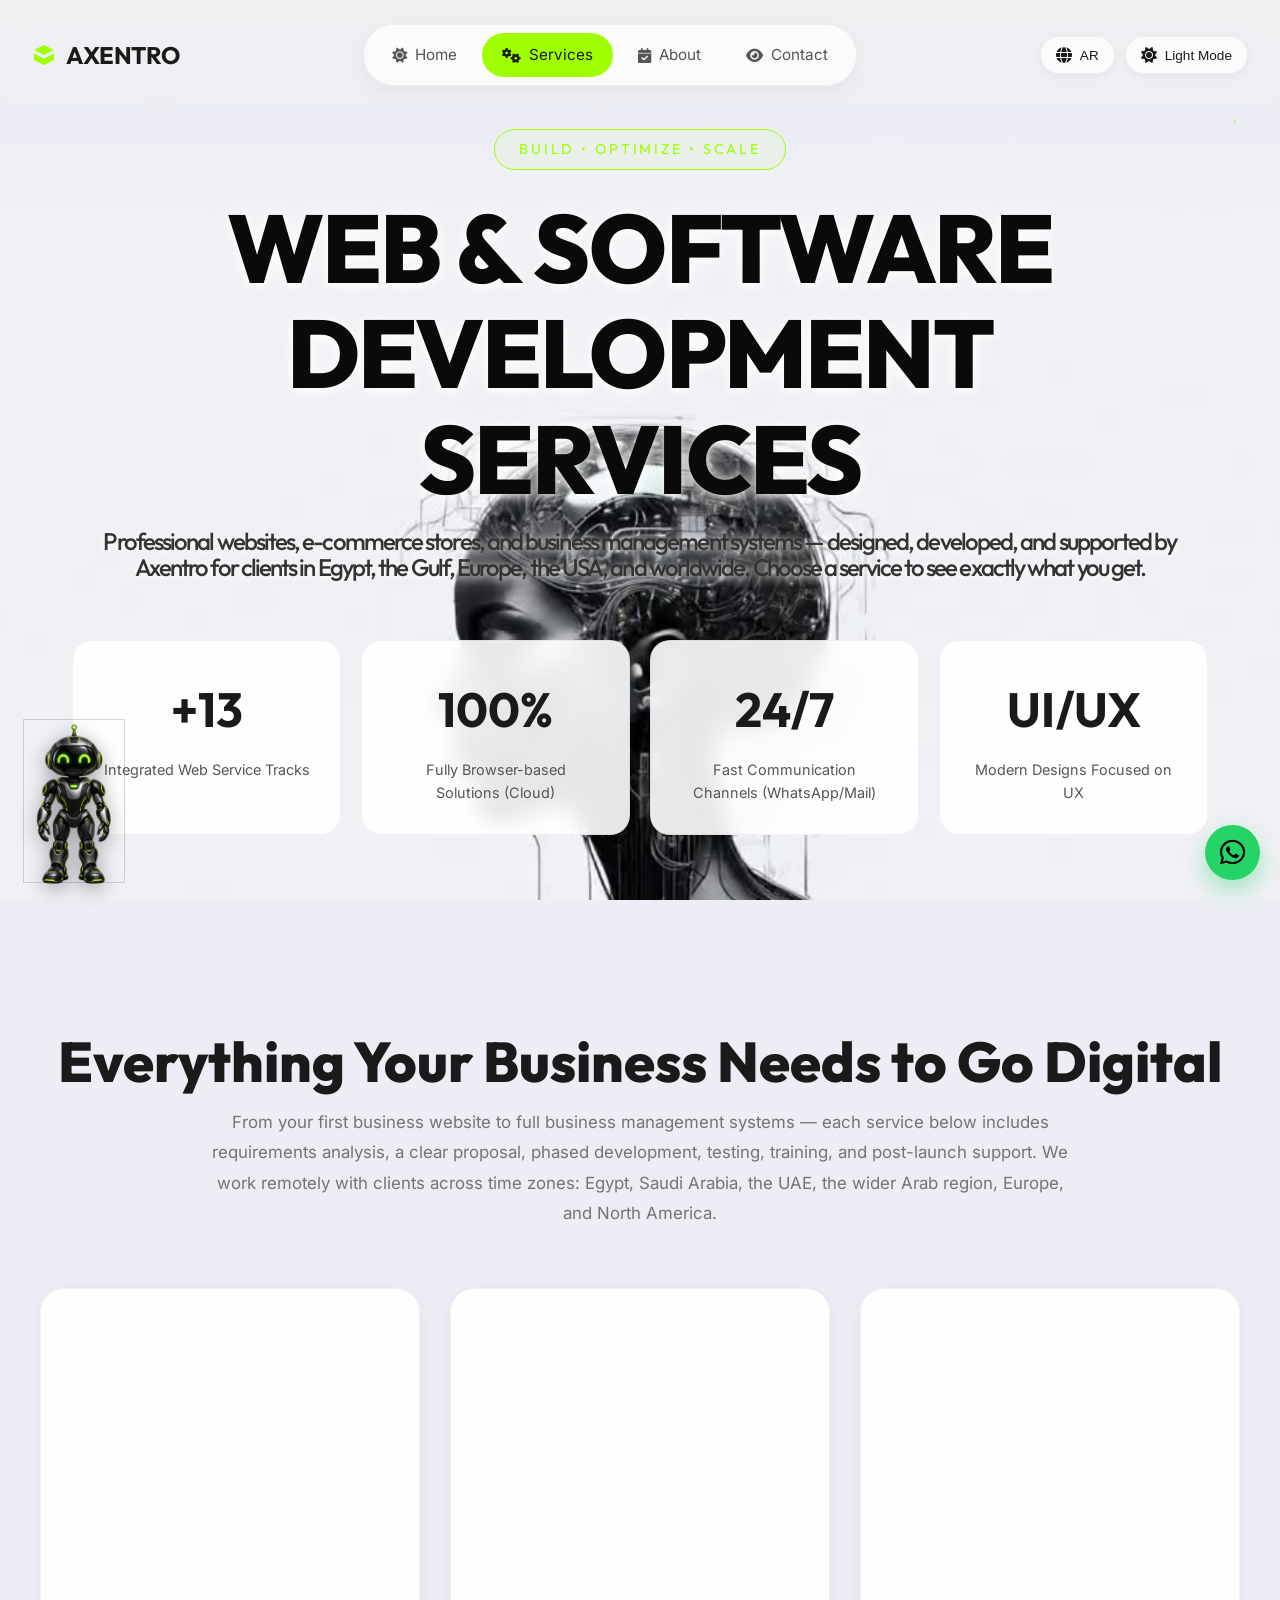
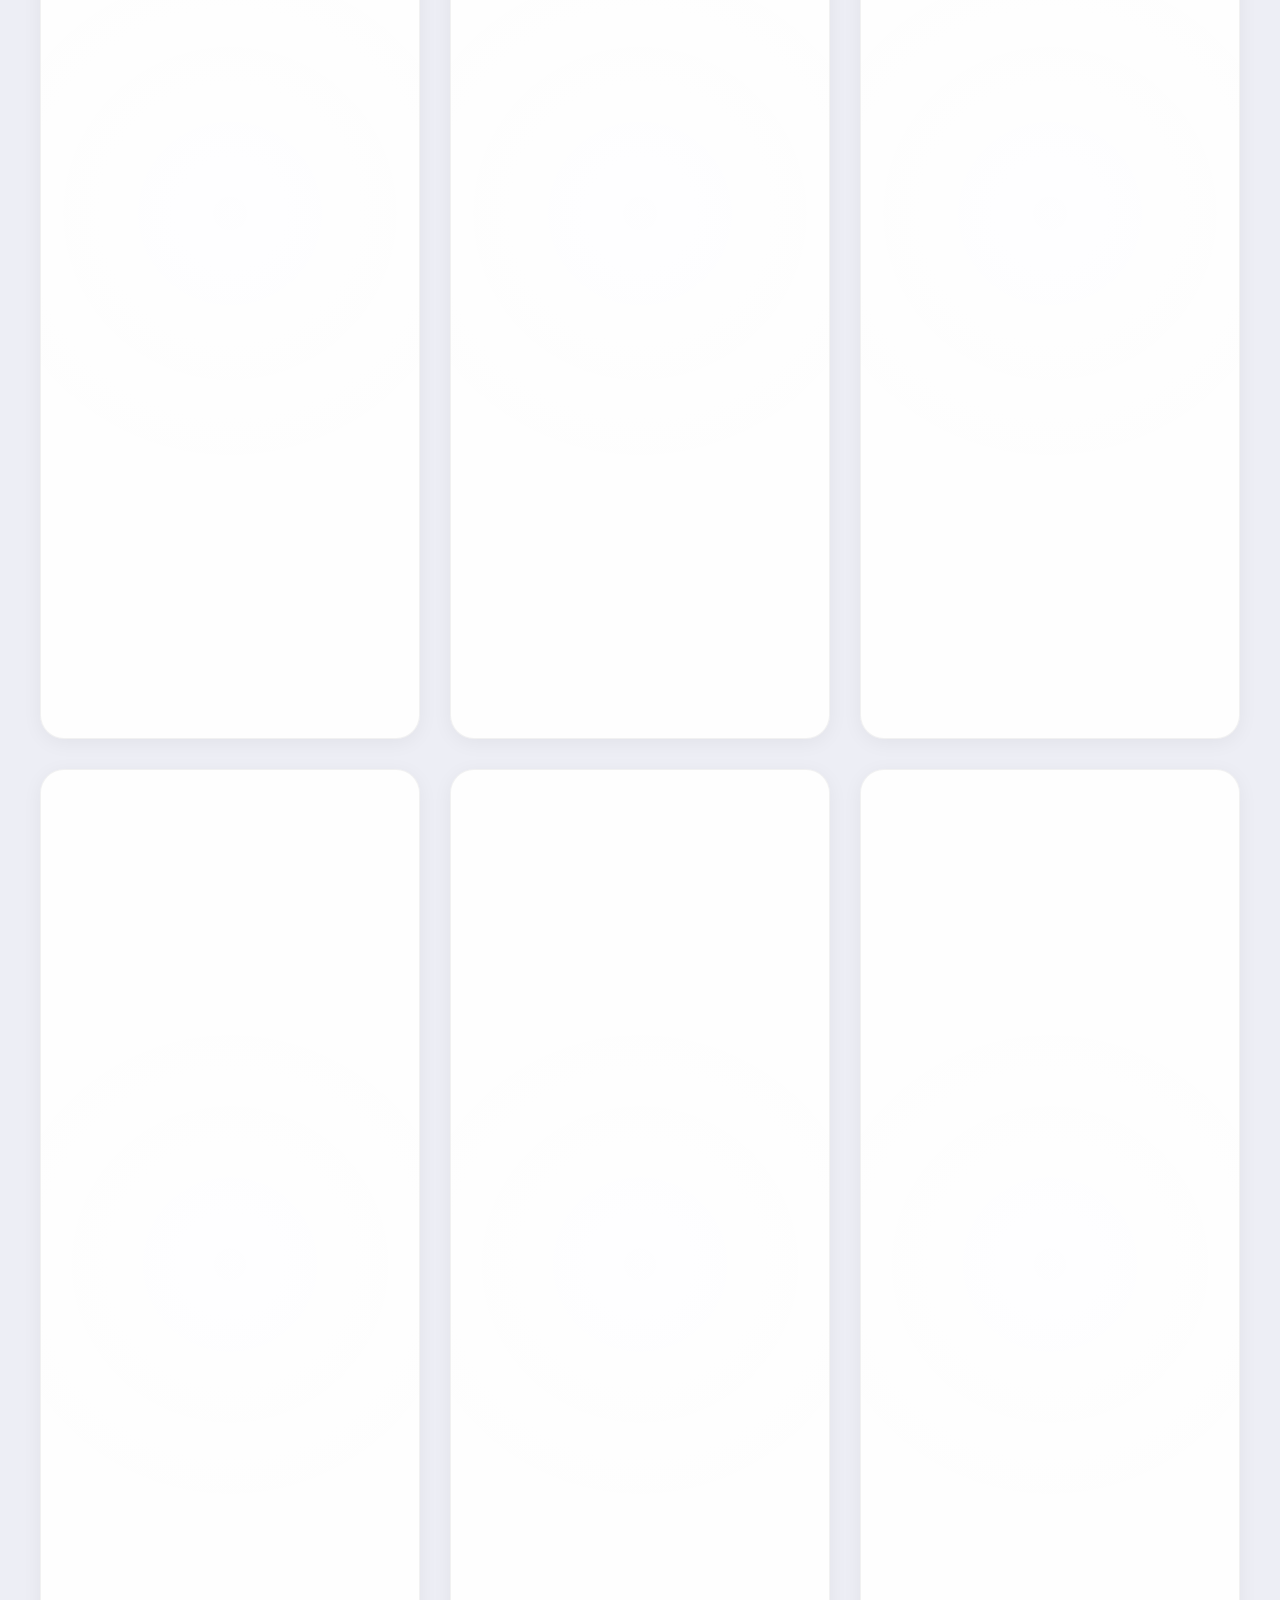
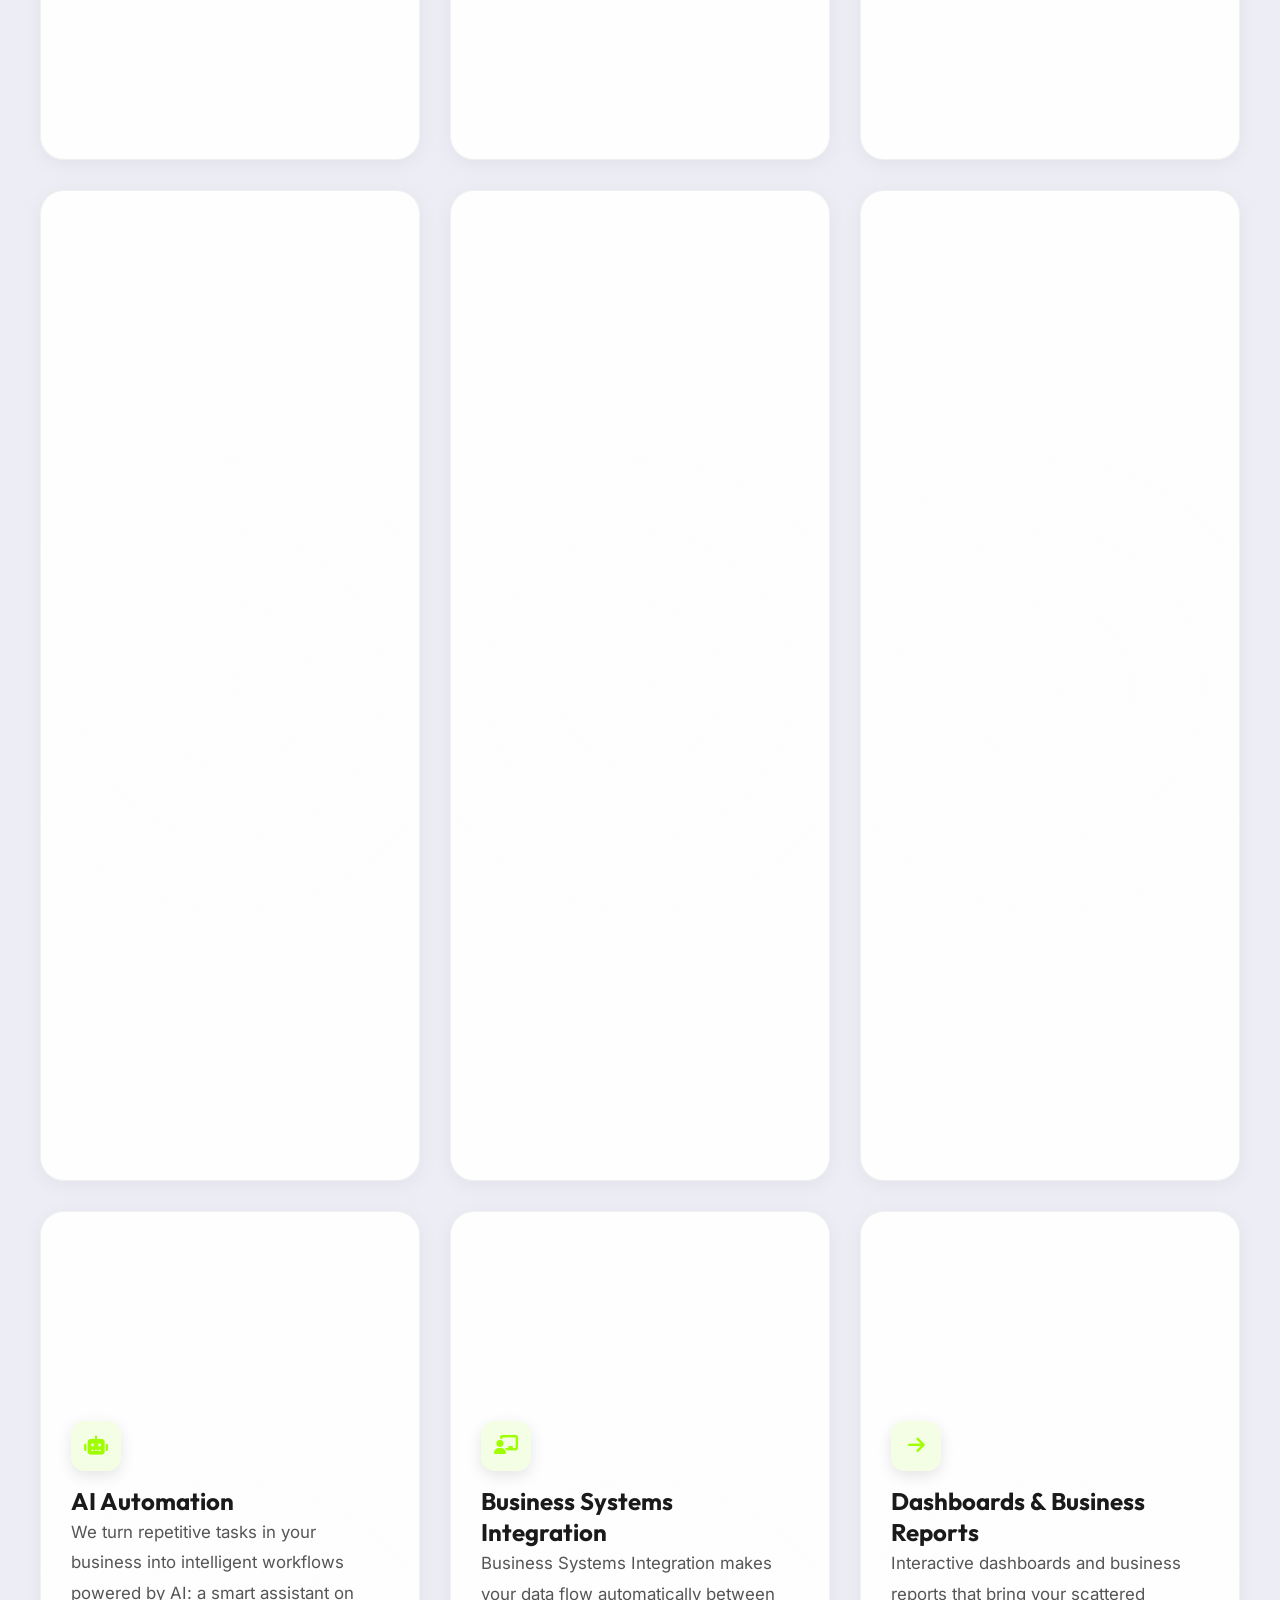
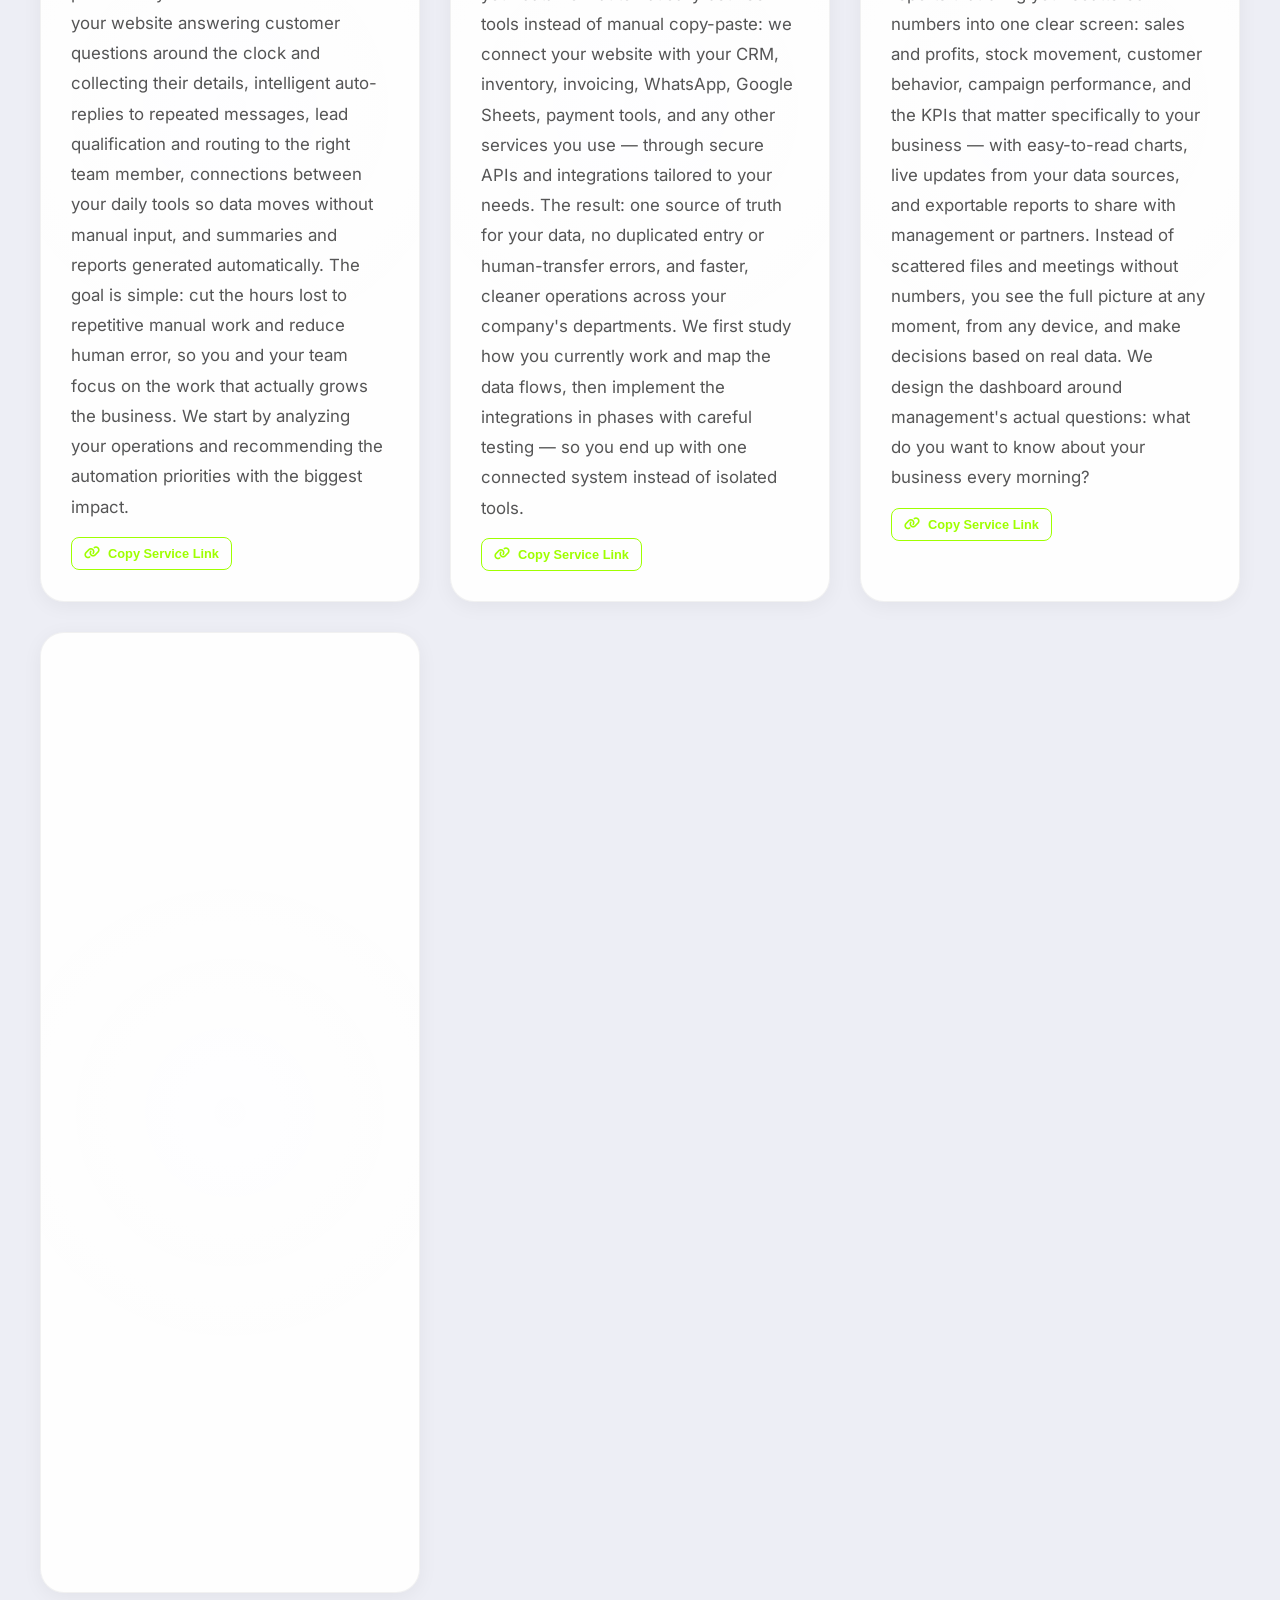
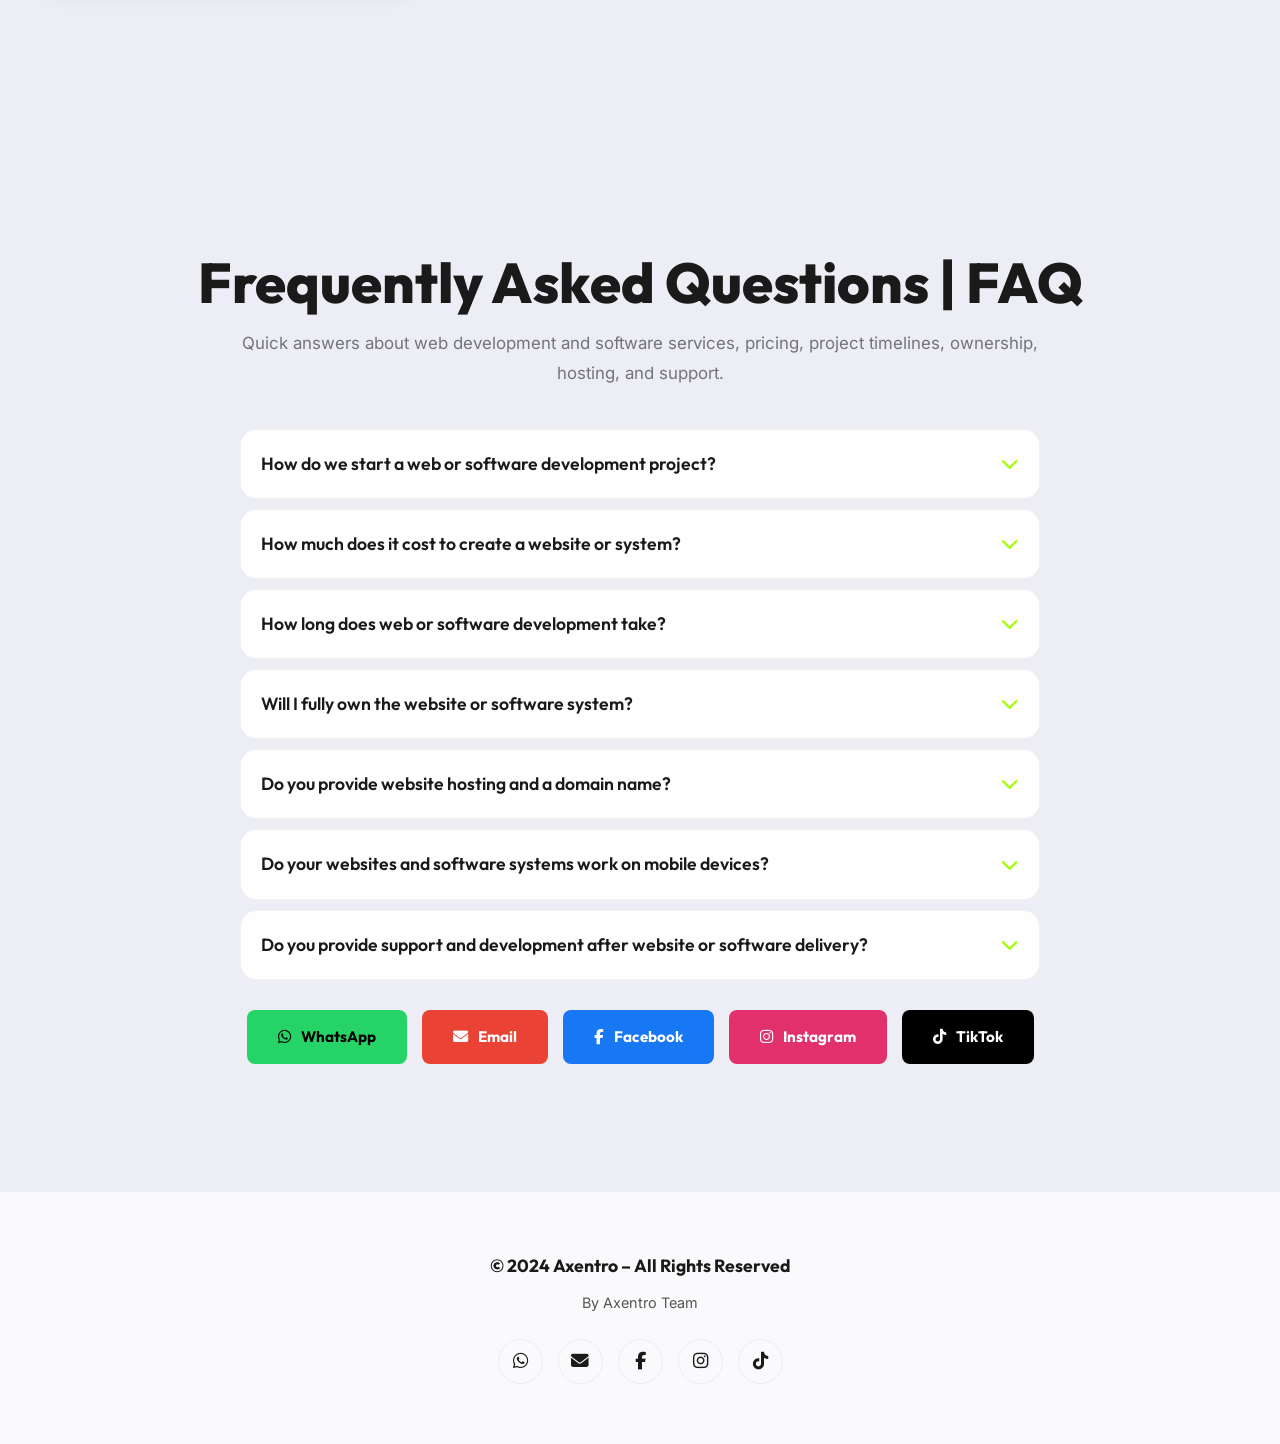
<file: en/services.html>
<!DOCTYPE html>
<html lang="en" dir="ltr" data-theme="light">
<head>
  <meta charset="UTF-8">
  <title>Web & Software Development Services | Axentro — Websites, E-commerce, CRM & AI Automation Worldwide</title>
  <meta name="viewport" content="width=device-width, initial-scale=1.0, viewport-fit=cover">
  <meta name="theme-color" content="#EDEEF5">
  <meta name="format-detection" content="telephone=no">
  <meta name="description" content="Axentro's full range of web development and software services for clients worldwide: business and portfolio websites, e-commerce stores, booking and reservation systems, clinic management software, custom CRM, inventory and sales systems, QR menus, real estate platforms, AI automation, systems integration, dashboards, and custom web applications.">

  <!-- Security & SEO Meta Tags (CSP identical to root page) -->
  <meta http-equiv="Content-Security-Policy" content="default-src 'self'; script-src 'self' 'unsafe-inline' https://www.googletagmanager.com https://static.cloudflareinsights.com; style-src 'self' 'unsafe-inline'; img-src 'self' data: https://*.google.com https://*.google.com.eg https://*.google.com.hk https://www.googletagmanager.com; media-src 'self'; font-src 'self'; connect-src 'self' https://www.google-analytics.com https://analytics.google.com https://region1.google-analytics.com https://www.google.com https://www.google.com.eg https://www.googletagmanager.com https://cloudflareinsights.com https://stats.g.doubleclick.net;">
  <meta http-equiv="Permissions-Policy" content="camera=(), microphone=(), geolocation=()">
  <meta name="referrer" content="strict-origin-when-cross-origin">
  <meta name="robots" content="index, follow">
  <meta name="keywords" content="web development services, e-commerce website development services, online store development services, booking system development services, clinic management software development, CRM development services, inventory management system development, QR menu development, digital menu for restaurants, real estate portal development, property listing website development, AI automation services, AI chatbot development services, business systems integration services, API integration services, dashboard development services, business reporting solutions, custom web application development, SaaS development services, MVP development services, software development for small business, web development for startups, enterprise software development, outsourcing web development, software development Egypt, web development company UAE, web development Saudi Arabia, web development USA, web development UK, hire dedicated web developers, Axentro services">
  <link rel="canonical" href="https://axentro.site/en/services.html">
  <!-- Language alternatives (hreflang) -->
  <link rel="alternate" hreflang="ar" href="https://axentro.site/about.html">
  <link rel="alternate" hreflang="en" href="https://axentro.site/en/services.html">
  <link rel="alternate" hreflang="x-default" href="https://axentro.site/en/services.html">

  <!-- Open Graph / Twitter Cards -->
  <meta property="og:site_name" content="Axentro">
  <meta property="og:type" content="website">
  <meta property="og:locale" content="en_US">
  <meta property="og:locale:alternate" content="ar_EG">
  <meta property="og:url" content="https://axentro.site/en/services.html">
  <meta property="og:title" content="Web & Software Development Services | Axentro — Websites, E-commerce, CRM & AI Automation Worldwide">
  <meta property="og:description" content="Axentro's full range of web development and software services for clients worldwide: business and portfolio websites, e-commerce stores, booking and reservation systems, clinic management software, custom CRM, inventory and sales systems, QR menus, real estate platforms, AI automation, systems integration, dashboards, and custom web applications.">
  <meta property="og:image" content="https://axentro.site/assets/images/og-image.jpg">
  <meta property="og:image:secure_url" content="https://axentro.site/assets/images/og-image.jpg">
  <meta property="og:image:type" content="image/jpeg">
  <meta property="og:image:width" content="1200">
  <meta property="og:image:height" content="630">
  <meta property="og:image:alt" content="Web & Software Development Services">
  <meta name="twitter:card" content="summary_large_image">
  <meta name="twitter:title" content="Web & Software Development Services | Axentro — Websites, E-commerce, CRM & AI Automation Worldwide">
  <meta name="twitter:description" content="Axentro's full range of web development and software services for clients worldwide: business and portfolio websites, e-commerce stores, booking and reservation systems, clinic management software, custom CRM, inventory and sales systems, QR menus, real estate platforms, AI automation, systems integration, dashboards, and custom web applications.">
  <meta name="twitter:image" content="https://axentro.site/assets/images/og-image.jpg">
  <meta name="twitter:image:alt" content="Our Services | Axentro — Web Design, E-commerce, CRM & AI Automation Worldwide">

  <!-- Favicon & Manifest (absolute paths) -->
  <link rel="icon" type="image/png" sizes="32x32" href="/favicon.png">
  <link rel="icon" type="image/png" sizes="16x16" href="/favicon.png">
  <link rel="apple-touch-icon" href="/favicon.png">
  <link rel="manifest" href="/manifest.json">

  <!-- Performance Optimization: Preconnect -->
  
  
  
  
  <link rel="preconnect" href="https://www.googletagmanager.com">

  <!-- Stylesheets (absolute paths) -->
  <link rel="preload" as="image" href="/assets/video/hero-poster-v2.jpg" fetchpriority="high">
  <style>
@font-face{font-family:'Inter';font-style:normal;font-weight:400;font-display:swap;src:url('/assets/fonts/inter-400-latin.woff2') format('woff2');unicode-range:U+0000-00FF,U+0131,U+0152-0153,U+02BB-02BC,U+02C6,U+02DA,U+02DC,U+0304,U+0308,U+0329,U+2000-206F,U+20AC,U+2122,U+2191,U+2193,U+2212,U+2215,U+FEFF,U+FFFD}@font-face{font-family:'Inter';font-style:normal;font-weight:500;font-display:swap;src:url('/assets/fonts/inter-500-latin.woff2') format('woff2');unicode-range:U+0000-00FF,U+0131,U+0152-0153,U+02BB-02BC,U+02C6,U+02DA,U+02DC,U+0304,U+0308,U+0329,U+2000-206F,U+20AC,U+2122,U+2191,U+2193,U+2212,U+2215,U+FEFF,U+FFFD}@font-face{font-family:'Inter';font-style:normal;font-weight:600;font-display:swap;src:url('/assets/fonts/inter-600-latin.woff2') format('woff2');unicode-range:U+0000-00FF,U+0131,U+0152-0153,U+02BB-02BC,U+02C6,U+02DA,U+02DC,U+0304,U+0308,U+0329,U+2000-206F,U+20AC,U+2122,U+2191,U+2193,U+2212,U+2215,U+FEFF,U+FFFD}@font-face{font-family:'Inter';font-style:normal;font-weight:700;font-display:swap;src:url('/assets/fonts/inter-700-latin.woff2') format('woff2');unicode-range:U+0000-00FF,U+0131,U+0152-0153,U+02BB-02BC,U+02C6,U+02DA,U+02DC,U+0304,U+0308,U+0329,U+2000-206F,U+20AC,U+2122,U+2191,U+2193,U+2212,U+2215,U+FEFF,U+FFFD}@font-face{font-family:'Outfit';font-style:normal;font-weight:400;font-display:swap;src:url('/assets/fonts/outfit-400-latin.woff2') format('woff2');unicode-range:U+0000-00FF,U+0131,U+0152-0153,U+02BB-02BC,U+02C6,U+02DA,U+02DC,U+0304,U+0308,U+0329,U+2000-206F,U+20AC,U+2122,U+2191,U+2193,U+2212,U+2215,U+FEFF,U+FFFD}@font-face{font-family:'Outfit';font-style:normal;font-weight:500;font-display:swap;src:url('/assets/fonts/outfit-500-latin.woff2') format('woff2');unicode-range:U+0000-00FF,U+0131,U+0152-0153,U+02BB-02BC,U+02C6,U+02DA,U+02DC,U+0304,U+0308,U+0329,U+2000-206F,U+20AC,U+2122,U+2191,U+2193,U+2212,U+2215,U+FEFF,U+FFFD}@font-face{font-family:'Outfit';font-style:normal;font-weight:600;font-display:swap;src:url('/assets/fonts/outfit-600-latin.woff2') format('woff2');unicode-range:U+0000-00FF,U+0131,U+0152-0153,U+02BB-02BC,U+02C6,U+02DA,U+02DC,U+0304,U+0308,U+0329,U+2000-206F,U+20AC,U+2122,U+2191,U+2193,U+2212,U+2215,U+FEFF,U+FFFD}@font-face{font-family:'Outfit';font-style:normal;font-weight:700;font-display:swap;src:url('/assets/fonts/outfit-700-latin.woff2') format('woff2');unicode-range:U+0000-00FF,U+0131,U+0152-0153,U+02BB-02BC,U+02C6,U+02DA,U+02DC,U+0304,U+0308,U+0329,U+2000-206F,U+20AC,U+2122,U+2191,U+2193,U+2212,U+2215,U+FEFF,U+FFFD}@font-face{font-family:'Outfit';font-style:normal;font-weight:800;font-display:swap;src:url('/assets/fonts/outfit-800-latin.woff2') format('woff2');unicode-range:U+0000-00FF,U+0131,U+0152-0153,U+02BB-02BC,U+02C6,U+02DA,U+02DC,U+0304,U+0308,U+0329,U+2000-206F,U+20AC,U+2122,U+2191,U+2193,U+2212,U+2215,U+FEFF,U+FFFD}

.fa{font-family:var(--fa-style-family,"Font Awesome 6 Free");font-weight:var(--fa-style,900)}.fa,.fa-brands,.fa-classic,.fa-regular,.fa-sharp,.fa-solid,.fab,.far,.fas{-moz-osx-font-smoothing:grayscale;-webkit-font-smoothing:antialiased;display:var(--fa-display,inline-block);font-style:normal;font-variant:normal;line-height:1;text-rendering:auto}.fa-classic,.fa-regular,.fa-solid,.far,.fas{font-family:"Font Awesome 6 Free"}.fa-brands,.fab{font-family:"Font Awesome 6 Brands"}.fa-1x{font-size:1em}.fa-2x{font-size:2em}.fa-3x{font-size:3em}.fa-4x{font-size:4em}.fa-5x{font-size:5em}.fa-6x{font-size:6em}.fa-7x{font-size:7em}.fa-8x{font-size:8em}.fa-9x{font-size:9em}.fa-10x{font-size:10em}.fa-2xs{font-size:.625em;line-height:.1em;vertical-align:.225em}.fa-xs{font-size:.75em;line-height:.08333em;vertical-align:.125em}.fa-sm{font-size:.875em;line-height:.07143em;vertical-align:.05357em}.fa-lg{font-size:1.25em;line-height:.05em;vertical-align:-.075em}.fa-xl{font-size:1.5em;line-height:.04167em;vertical-align:-.125em}.fa-2xl{font-size:2em;line-height:.03125em;vertical-align:-.1875em}.fa-fw{text-align:center;width:1.25em}.fa-ul{list-style-type:none;margin-left:var(--fa-li-margin,2.5em);padding-left:0}.fa-ul>li{position:relative}.fa-li{left:calc(var(--fa-li-width, 2em)*-1);position:absolute;text-align:center;width:var(--fa-li-width,2em);line-height:inherit}.fa-border{border-radius:var(--fa-border-radius,.1em);border:var(--fa-border-width,.08em) var(--fa-border-style,solid) var(--fa-border-color,#eee);padding:var(--fa-border-padding,.2em .25em .15em)}.fa-pull-left{float:left;margin-right:var(--fa-pull-margin,.3em)}.fa-pull-right{float:right;margin-left:var(--fa-pull-margin,.3em)}.fa-beat{-webkit-animation-name:fa-beat;animation-name:fa-beat;-webkit-animation-delay:var(--fa-animation-delay,0s);animation-delay:var(--fa-animation-delay,0s);-webkit-animation-direction:var(--fa-animation-direction,normal);animation-direction:var(--fa-animation-direction,normal);-webkit-animation-duration:var(--fa-animation-duration,1s);animation-duration:var(--fa-animation-duration,1s);-webkit-animation-iteration-count:var(--fa-animation-iteration-count,infinite);animation-iteration-count:var(--fa-animation-iteration-count,infinite);-webkit-animation-timing-function:var(--fa-animation-timing,ease-in-out);animation-timing-function:var(--fa-animation-timing,ease-in-out)}.fa-bounce{-webkit-animation-name:fa-bounce;animation-name:fa-bounce;-webkit-animation-delay:var(--fa-animation-delay,0s);animation-delay:var(--fa-animation-delay,0s);-webkit-animation-direction:var(--fa-animation-direction,normal);animation-direction:var(--fa-animation-direction,normal);-webkit-animation-duration:var(--fa-animation-duration,1s);animation-duration:var(--fa-animation-duration,1s);-webkit-animation-iteration-count:var(--fa-animation-iteration-count,infinite);animation-iteration-count:var(--fa-animation-iteration-count,infinite);-webkit-animation-timing-function:var(--fa-animation-timing,cubic-bezier(.28,.84,.42,1));animation-timing-function:var(--fa-animation-timing,cubic-bezier(.28,.84,.42,1))}.fa-fade{-webkit-animation-name:fa-fade;animation-name:fa-fade;-webkit-animation-iteration-count:var(--fa-animation-iteration-count,infinite);animation-iteration-count:var(--fa-animation-iteration-count,infinite);-webkit-animation-timing-function:var(--fa-animation-timing,cubic-bezier(.4,0,.6,1));animation-timing-function:var(--fa-animation-timing,cubic-bezier(.4,0,.6,1))}.fa-beat-fade,.fa-fade{-webkit-animation-delay:var(--fa-animation-delay,0s);animation-delay:var(--fa-animation-delay,0s);-webkit-animation-direction:var(--fa-animation-direction,normal);animation-direction:var(--fa-animation-direction,normal);-webkit-animation-duration:var(--fa-animation-duration,1s);animation-duration:var(--fa-animation-duration,1s)}.fa-beat-fade{-webkit-animation-name:fa-beat-fade;animation-name:fa-beat-fade;-webkit-animation-iteration-count:var(--fa-animation-iteration-count,infinite);animation-iteration-count:var(--fa-animation-iteration-count,infinite);-webkit-animation-timing-function:var(--fa-animation-timing,cubic-bezier(.4,0,.6,1));animation-timing-function:var(--fa-animation-timing,cubic-bezier(.4,0,.6,1))}.fa-flip{-webkit-animation-name:fa-flip;animation-name:fa-flip;-webkit-animation-delay:var(--fa-animation-delay,0s);animation-delay:var(--fa-animation-delay,0s);-webkit-animation-direction:var(--fa-animation-direction,normal);animation-direction:var(--fa-animation-direction,normal);-webkit-animation-duration:var(--fa-animation-duration,1s);animation-duration:var(--fa-animation-duration,1s);-webkit-animation-iteration-count:var(--fa-animation-iteration-count,infinite);animation-iteration-count:var(--fa-animation-iteration-count,infinite);-webkit-animation-timing-function:var(--fa-animation-timing,ease-in-out);animation-timing-function:var(--fa-animation-timing,ease-in-out)}.fa-shake{-webkit-animation-name:fa-shake;animation-name:fa-shake;-webkit-animation-duration:var(--fa-animation-duration,1s);animation-duration:var(--fa-animation-duration,1s);-webkit-animation-iteration-count:var(--fa-animation-iteration-count,infinite);animation-iteration-count:var(--fa-animation-iteration-count,infinite);-webkit-animation-timing-function:var(--fa-animation-timing,linear);animation-timing-function:var(--fa-animation-timing,linear)}.fa-shake,.fa-spin{-webkit-animation-delay:var(--fa-animation-delay,0s);animation-delay:var(--fa-animation-delay,0s);-webkit-animation-direction:var(--fa-animation-direction,normal);animation-direction:var(--fa-animation-direction,normal)}.fa-spin{-webkit-animation-name:fa-spin;animation-name:fa-spin;-webkit-animation-duration:var(--fa-animation-duration,2s);animation-duration:var(--fa-animation-duration,2s);-webkit-animation-iteration-count:var(--fa-animation-iteration-count,infinite);animation-iteration-count:var(--fa-animation-iteration-count,infinite);-webkit-animation-timing-function:var(--fa-animation-timing,linear);animation-timing-function:var(--fa-animation-timing,linear)}.fa-spin-reverse{--fa-animation-direction:reverse}.fa-pulse,.fa-spin-pulse{-webkit-animation-name:fa-spin;animation-name:fa-spin;-webkit-animation-direction:var(--fa-animation-direction,normal);animation-direction:var(--fa-animation-direction,normal);-webkit-animation-duration:var(--fa-animation-duration,1s);animation-duration:var(--fa-animation-duration,1s);-webkit-animation-iteration-count:var(--fa-animation-iteration-count,infinite);animation-iteration-count:var(--fa-animation-iteration-count,infinite);-webkit-animation-timing-function:var(--fa-animation-timing,steps(8));animation-timing-function:var(--fa-animation-timing,steps(8))}@media (prefers-reduced-motion:reduce){.fa-beat,.fa-beat-fade,.fa-bounce,.fa-fade,.fa-flip,.fa-pulse,.fa-shake,.fa-spin,.fa-spin-pulse{-webkit-animation-delay:-1ms;animation-delay:-1ms;-webkit-animation-duration:1ms;animation-duration:1ms;-webkit-animation-iteration-count:1;animation-iteration-count:1;-webkit-transition-delay:0s;transition-delay:0s;-webkit-transition-duration:0s;transition-duration:0s}}@-webkit-keyframes fa-beat{0%,90%{-webkit-transform:scale(1);transform:scale(1)}45%{-webkit-transform:scale(var(--fa-beat-scale,1.25));transform:scale(var(--fa-beat-scale,1.25))}}@keyframes fa-beat{0%,90%{-webkit-transform:scale(1);transform:scale(1)}45%{-webkit-transform:scale(var(--fa-beat-scale,1.25));transform:scale(var(--fa-beat-scale,1.25))}}@-webkit-keyframes fa-bounce{0%{-webkit-transform:scale(1) translateY(0);transform:scale(1) translateY(0)}10%{-webkit-transform:scale(var(--fa-bounce-start-scale-x,1.1),var(--fa-bounce-start-scale-y,.9)) translateY(0);transform:scale(var(--fa-bounce-start-scale-x,1.1),var(--fa-bounce-start-scale-y,.9)) translateY(0)}30%{-webkit-transform:scale(var(--fa-bounce-jump-scale-x,.9),var(--fa-bounce-jump-scale-y,1.1)) translateY(var(--fa-bounce-height,-.5em));transform:scale(var(--fa-bounce-jump-scale-x,.9),var(--fa-bounce-jump-scale-y,1.1)) translateY(var(--fa-bounce-height,-.5em))}50%{-webkit-transform:scale(var(--fa-bounce-land-scale-x,1.05),var(--fa-bounce-land-scale-y,.95)) translateY(0);transform:scale(var(--fa-bounce-land-scale-x,1.05),var(--fa-bounce-land-scale-y,.95)) translateY(0)}57%{-webkit-transform:scale(1) translateY(var(--fa-bounce-rebound,-.125em));transform:scale(1) translateY(var(--fa-bounce-rebound,-.125em))}64%{-webkit-transform:scale(1) translateY(0);transform:scale(1) translateY(0)}to{-webkit-transform:scale(1) translateY(0);transform:scale(1) translateY(0)}}@keyframes fa-bounce{0%{-webkit-transform:scale(1) translateY(0);transform:scale(1) translateY(0)}10%{-webkit-transform:scale(var(--fa-bounce-start-scale-x,1.1),var(--fa-bounce-start-scale-y,.9)) translateY(0);transform:scale(var(--fa-bounce-start-scale-x,1.1),var(--fa-bounce-start-scale-y,.9)) translateY(0)}30%{-webkit-transform:scale(var(--fa-bounce-jump-scale-x,.9),var(--fa-bounce-jump-scale-y,1.1)) translateY(var(--fa-bounce-height,-.5em));transform:scale(var(--fa-bounce-jump-scale-x,.9),var(--fa-bounce-jump-scale-y,1.1)) translateY(var(--fa-bounce-height,-.5em))}50%{-webkit-transform:scale(var(--fa-bounce-land-scale-x,1.05),var(--fa-bounce-land-scale-y,.95)) translateY(0);transform:scale(var(--fa-bounce-land-scale-x,1.05),var(--fa-bounce-land-scale-y,.95)) translateY(0)}57%{-webkit-transform:scale(1) translateY(var(--fa-bounce-rebound,-.125em));transform:scale(1) translateY(var(--fa-bounce-rebound,-.125em))}64%{-webkit-transform:scale(1) translateY(0);transform:scale(1) translateY(0)}to{-webkit-transform:scale(1) translateY(0);transform:scale(1) translateY(0)}}@-webkit-keyframes fa-fade{50%{opacity:var(--fa-fade-opacity,.4)}}@keyframes fa-fade{50%{opacity:var(--fa-fade-opacity,.4)}}@-webkit-keyframes fa-beat-fade{0%,to{opacity:var(--fa-beat-fade-opacity,.4);-webkit-transform:scale(1);transform:scale(1)}50%{opacity:1;-webkit-transform:scale(var(--fa-beat-fade-scale,1.125));transform:scale(var(--fa-beat-fade-scale,1.125))}}@keyframes fa-beat-fade{0%,to{opacity:var(--fa-beat-fade-opacity,.4);-webkit-transform:scale(1);transform:scale(1)}50%{opacity:1;-webkit-transform:scale(var(--fa-beat-fade-scale,1.125));transform:scale(var(--fa-beat-fade-scale,1.125))}}@-webkit-keyframes fa-flip{50%{-webkit-transform:rotate3d(var(--fa-flip-x,0),var(--fa-flip-y,1),var(--fa-flip-z,0),var(--fa-flip-angle,-180deg));transform:rotate3d(var(--fa-flip-x,0),var(--fa-flip-y,1),var(--fa-flip-z,0),var(--fa-flip-angle,-180deg))}}@keyframes fa-flip{50%{-webkit-transform:rotate3d(var(--fa-flip-x,0),var(--fa-flip-y,1),var(--fa-flip-z,0),var(--fa-flip-angle,-180deg));transform:rotate3d(var(--fa-flip-x,0),var(--fa-flip-y,1),var(--fa-flip-z,0),var(--fa-flip-angle,-180deg))}}@-webkit-keyframes fa-shake{0%{-webkit-transform:rotate(-15deg);transform:rotate(-15deg)}4%{-webkit-transform:rotate(15deg);transform:rotate(15deg)}8%,24%{-webkit-transform:rotate(-18deg);transform:rotate(-18deg)}12%,28%{-webkit-transform:rotate(18deg);transform:rotate(18deg)}16%{-webkit-transform:rotate(-22deg);transform:rotate(-22deg)}20%{-webkit-transform:rotate(22deg);transform:rotate(22deg)}32%{-webkit-transform:rotate(-12deg);transform:rotate(-12deg)}36%{-webkit-transform:rotate(12deg);transform:rotate(12deg)}40%,to{-webkit-transform:rotate(0deg);transform:rotate(0deg)}}@keyframes fa-shake{0%{-webkit-transform:rotate(-15deg);transform:rotate(-15deg)}4%{-webkit-transform:rotate(15deg);transform:rotate(15deg)}8%,24%{-webkit-transform:rotate(-18deg);transform:rotate(-18deg)}12%,28%{-webkit-transform:rotate(18deg);transform:rotate(18deg)}16%{-webkit-transform:rotate(-22deg);transform:rotate(-22deg)}20%{-webkit-transform:rotate(22deg);transform:rotate(22deg)}32%{-webkit-transform:rotate(-12deg);transform:rotate(-12deg)}36%{-webkit-transform:rotate(12deg);transform:rotate(12deg)}40%,to{-webkit-transform:rotate(0deg);transform:rotate(0deg)}}@-webkit-keyframes fa-spin{0%{-webkit-transform:rotate(0deg);transform:rotate(0deg)}to{-webkit-transform:rotate(1turn);transform:rotate(1turn)}}@keyframes fa-spin{0%{-webkit-transform:rotate(0deg);transform:rotate(0deg)}to{-webkit-transform:rotate(1turn);transform:rotate(1turn)}}.fa-rotate-90{-webkit-transform:rotate(90deg);transform:rotate(90deg)}.fa-rotate-180{-webkit-transform:rotate(180deg);transform:rotate(180deg)}.fa-rotate-270{-webkit-transform:rotate(270deg);transform:rotate(270deg)}.fa-flip-horizontal{-webkit-transform:scaleX(-1);transform:scaleX(-1)}.fa-flip-vertical{-webkit-transform:scaleY(-1);transform:scaleY(-1)}.fa-flip-both,.fa-flip-horizontal.fa-flip-vertical{-webkit-transform:scale(-1);transform:scale(-1)}.fa-rotate-by{-webkit-transform:rotate(var(--fa-rotate-angle,none));transform:rotate(var(--fa-rotate-angle,none))}.fa-stack{display:inline-block;height:2em;line-height:2em;position:relative;vertical-align:middle;width:2.5em}.fa-stack-1x,.fa-stack-2x{left:0;position:absolute;text-align:center;width:100%;z-index:var(--fa-stack-z-index,auto)}.fa-stack-1x{line-height:inherit}.fa-stack-2x{font-size:2em}.fa-inverse{color:var(--fa-inverse,#fff)}

.fa-chevron-circle-right:before,.fa-trash-alt:before,.fa-user-times:before,.fa-comment-alt:before,.fa-compress-alt:before,.fa-file-alt:before,.fa-file-lines:before,.fa-calendar-alt:before,.fa-volleyball-ball:before,.fa-sort-desc:before,.fa-circle-minus:before,.fa-right-from-bracket:before,.fa-heart-music-camera-bolt:before,.fa-microphone-alt-slash:before,.fa-magnifying-glass-location:before,.fa-forward-step:before,.fa-face-smile-beam:before,.fa-football-ball:before,.fa-angle-double-down:before,.fa-beer-mug-empty:before,.fa-arrow-up-long:before,.fa-burn:before,.fa-male:before,.fa-face-grin-stars:before,.fa-pastafarianism:before,.fa-spoon:before,.fa-envelopes-bulk:before,.fa-circle-h:before,.fa-address-book:before,.fa-pencil-alt:before,.fa-comments:before{content:"\f086"}.fa-file-clipboard:before,.fa-truck-loading:before,.fa-scroll-torah:before,.fa-broom-ball:before,.fa-quidditch-broom-ball:before,.fa-archive:before,.fa-arrow-down-9-1:before,.fa-sort-numeric-desc:before,.fa-face-grin-tongue-squint:before,.fa-earth-africa:before,.fa-tablet-alt:before,.fa-face-flushed:before,.fa-gavel:before,.fa-bell-concierge:before,.fa-pen-ruler:before,.fa-people-arrows-left-right:before,.fa-caret-square-right:before,.fa-cut:before,.fa-digital-tachograph:before,.fa-mail-reply:before,.fa-minus-square:before,.fa-caret-square-down:before,.fa-bars:before,.fa-hourglass-3:before,.fa-heart-broken:before,.fa-external-link-square-alt:before,.fa-face-kiss-beam:before,.fa-circle-exclamation:before,.fa-arrow-right-from-bracket:before,.fa-chevron-circle-down:before,.fa-unlock-alt:before,.fa-headphones-alt:before,.fa-circle-dollar-to-slot:before,.fa-volume-down:before,.fa-wheat-alt:before,.fa-check-square:before,.fa-header:before,.fa-list-squares:before,.fa-phone-square-alt:before,.fa-circle-dot:before,.fa-dizzy:before,.fa-futbol-ball:before,.fa-futbol:before,.fa-paint-brush:before,.fa-hot-tub-person:before,.fa-map-location:before,.fa-edit:before,.fa-share-alt:before,.fa-hourglass-2:before,.fa-bag-shopping:before,.fa-arrow-down-z-a:before,.fa-sort-alpha-desc:before,.fa-hand-paper:before,.fa-face-kiss:before,.fa-face-grin-tongue:before,.fa-face-grin-wink:before,.fa-deaf:before,.fa-deafness:before,.fa-ear-deaf:before,.fa-rss-square:before,.fa-hryvnia-sign:before,.fa-face-grin-wide:before,.fa-rod-asclepius:before,.fa-rod-snake:before,.fa-staff-aesculapius:before,.fa-ambulance:before,.fa-temperature-2:before,.fa-temperature-half:before,.fa-thermometer-2:before,.fa-poo-bolt:before,.fa-face-frown-open:before,.fa-folder-blank:before,.fa-file-medical-alt:before,.fa-dashboard:before,.fa-gauge-med:before,.fa-gauge:before,.fa-magic-wand-sparkles:before,.fa-pen-alt:before,.fa-shuttle-van:before,.fa-caret-square-left:before,.fa-globe:before{content:"\f0ac"}.fa-area-chart:before,.fa-ban:before,.fa-air-freshener:before,.fa-arrow-pointer:before,.fa-expand-arrows-alt:before,.fa-shapes:before,.fa-random:before,.fa-person-running:before,.fa-computer-mouse:before,.fa-arrow-right-to-bracket:before,.fa-shop-slash:before,.fa-hourglass-1:before,.fa-right-to-bracket:before,.fa-heart-pulse:before,.fa-people-carry-box:before,.fa-weight-scale:before,.fa-user-friends:before,.fa-arrow-up-a-z:before,.fa-face-laugh-squint:before,.fa-arrow-circle-up:before,.fa-person-walking:before,.fa-bed-pulse:before,.fa-shuttle-space:before,.fa-face-laugh:before,.fa-microphone-alt:before,.fa-headset:before{content:"\f590"}.fa-mars-stroke-up:before,.fa-champagne-glasses:before,.fa-file-arrow-up:before,.fa-wifi-3:before,.fa-wifi-strong:before,.fa-bath:before,.fa-user-edit:before,.fa-border-style:before,.fa-map-location-dot:before,.fa-poll:before,.fa-battery-car:before,.fa-mars-stroke-h:before,.fa-hand-back-fist:before,.fa-caret-square-up:before,.fa-bar-chart:before,.fa-hands-bubbles:before,.fa-eye-low-vision:before,.fa-plus-square:before,.fa-glass-martini-alt:before,.fa-rotate-back:before,.fa-rotate-backward:before,.fa-rotate-left:before,.fa-columns:before,.fa-dolly-box:before,.fa-compress-arrows-alt:before,.fa-angle-double-right:before,.fa-circle-play:before,.fa-eur:before,.fa-euro-sign:before,.fa-check-circle:before,.fa-circle-stop:before,.fa-compass-drafting:before,.fa-id-badge:before{content:"\f2c1"}.fa-face-laugh-beam:before,.fa-chevron-circle-up:before,.fa-gbp:before,.fa-pound-sign:before,.fa-arrow-down-long:before,.fa-mail-reply-all:before,.fa-person-skating:before,.fa-filter-circle-dollar:before,.fa-arrow-circle-down:before,.fa-arrow-right-to-file:before,.fa-external-link-square:before,.fa-temperature-0:before,.fa-temperature-empty:before,.fa-thermometer-0:before,.fa-address-card:before,.fa-contact-card:before,.fa-balance-scale-right:before,.fa-diamond-turn-right:before,.fa-house-laptop:before,.fa-face-tired:before,.fa-cloud-arrow-up:before,.fa-cloud-upload-alt:before,.fa-seedling:before,.fa-arrows-alt-h:before,.fa-arrow-circle-left:before,.fa-arrow-down-wide-short:before,.fa-sort-amount-asc:before,.fa-cloud-bolt:before,.fa-remove-format:before,.fa-face-smile-wink:before,.fa-arrows-h:before,.fa-cloud-arrow-down:before,.fa-cloud-download-alt:before,.fa-blackboard:before,.fa-user-alt-slash:before,.fa-handshake-alt-slash:before,.fa-arrows-rotate:before,.fa-refresh:before,.fa-shield-alt:before,.fa-atlas:before,.fa-house-chimney-crack:before,.fa-file-archive:before,.fa-glass-martini:before,.fa-person-skiing:before,.fa-temperature-arrow-down:before,.fa-feather-alt:before,.fa-ad:before,.fa-arrow-circle-right:before,.fa-sort:before,.fa-list-1-2:before,.fa-list-numeric:before,.fa-money-check-alt:before,.fa-face-kiss-wink-heart:before,.fa-arrows-alt:before,.fa-star-half-alt:before,.fa-code:before{content:"\f121"}.fa-glass-whiskey:before,.fa-arrow-up-right-from-square:before,.fa-krw:before,.fa-won-sign:before,.fa-cab:before,.fa-chart-pie:before,.fa-face-grin-beam:before,.fa-location-pin:before,.fa-hard-hat:before,.fa-hat-hard:before,.fa-arrow-alt-circle-right:before,.fa-face-rolling-eyes:before,.fa-chart-line:before,.fa-arrow-right:before{content:"\f061"}.fa-map-signs:before,.fa-screwdriver-wrench:before,.fa-home-user:before,.fa-cocktail:before,.fa-face-surprise:before,.fa-circle-pause:before,.fa-apple-alt:before,.fa-temperature-1:before,.fa-temperature-quarter:before,.fa-thermometer-1:before,.fa-poll-h:before,.fa-backward-fast:before,.fa-basketball-ball:before,.fa-arrow-alt-circle-up:before,.fa-mobile-alt:before,.fa-volume-high:before,.fa-burger:before,.fa-rupee-sign:before,.fa-circle-question:before,.fa-phone-alt:before,.fa-fast-forward:before,.fa-face-meh-blank:before,.fa-parking:before,.fa-bars-progress:before,.fa-cart-flatbed:before,.fa-ban-smoking:before,.fa-basket-shopping:before,.fa-bus-alt:before,.fa-eye:before{content:"\f06e"}.fa-face-sad-cry:before,.fa-signal-5:before,.fa-signal-perfect:before,.fa-home-lg:before,.fa-window-maximize:before{content:"\f2d0"}.fa-face-frown:before,.fa-shop:before,.fa-floppy-disk:before,.fa-balance-scale-left:before,.fa-sort-asc:before,.fa-comment-dots:before,.fa-face-grin-squint:before,.fa-hand-holding-dollar:before,.fa-hands-praying:before,.fa-arrow-right-rotate:before,.fa-arrow-rotate-forward:before,.fa-arrow-rotate-right:before,.fa-location-crosshairs:before,.fa-face-grin-tears:before,.fa-phone:before{content:"\f095"}.fa-calendar-times:before,.fa-user-cog:before,.fa-arrow-up-1-9:before,.fa-digging:before,.fa-gauge-simple-med:before,.fa-gauge-simple:before,.fa-quote-right-alt:before,.fa-shirt:before,.fa-t-shirt:before,.fa-tenge-sign:before,.fa-arrow-left:before{content:"\f060"}.fa-external-link-alt:before,.fa-table-cells:before,.fa-bible:before,.fa-medkit:before,.fa-female:before,.fa-briefcase-clock:before,.fa-table-cells-large:before,.fa-book-tanakh:before,.fa-phone-volume:before,.fa-birthday-cake:before,.fa-cake-candles:before,.fa-envelope:before{content:"\f0e0"}.fa-angle-double-up:before,.fa-arrow-up-9-1:before,.fa-hourglass-empty:before,.fa-user-doctor:before,.fa-user-md:before{content:"\f0f0"}.fa-circle-info:before,.fa-camera-alt:before,.fa-arrow-down-1-9:before,.fa-sort-numeric-asc:before,.fa-hand-holding-droplet:before,.fa-calendar-check:before{content:"\f274"}.fa-prescription-bottle-alt:before,.fa-arrow-down-a-z:before,.fa-sort-alpha-asc:before,.fa-arrow-left-rotate:before,.fa-arrow-rotate-back:before,.fa-arrow-rotate-backward:before,.fa-arrow-rotate-left:before,.fa-hard-drive:before,.fa-face-grin-squint-tears:before,.fa-list-alt:before,.fa-person-skiing-nordic:before,.fa-arrow-alt-circle-left:before,.fa-subway:before,.fa-indian-rupee-sign:before,.fa-indian-rupee:before,.fa-crop-alt:before,.fa-money-bill-1:before,.fa-left-long:before,.fa-minus:before,.fa-arrow-left-long:before,.fa-american-sign-language-interpreting:before,.fa-asl-interpreting:before,.fa-hands-american-sign-language-interpreting:before,.fa-cog:before,.fa-droplet-slash:before,.fa-cart-shopping:before,.fa-shopping-cart:before{content:"\f07a"}.fa-arrow-turn-up:before,.fa-square-root-alt:before,.fa-clock-four:before,.fa-backward-step:before,.fa-clinic-medical:before,.fa-temperature-3:before,.fa-temperature-three-quarters:before,.fa-thermometer-3:before,.fa-mobile-android-alt:before,.fa-battery-3:before,.fa-sliders-h:before,.fa-ellipsis-v:before,.fa-long-arrow-alt-right:before,.fa-teletype:before,.fa-hiking:before,.fa-cable-car:before,.fa-face-grin:before,.fa-backspace:before,.fa-eye-dropper-empty:before,.fa-eye-dropper:before,.fa-mobile-android:before,.fa-mobile-phone:before,.fa-face-meh:before,.fa-book-dead:before,.fa-drivers-license:before,.fa-dedent:before,.fa-home-alt:before,.fa-home-lg-alt:before,.fa-home:before,.fa-arrow-right-arrow-left:before,.fa-redo-alt:before,.fa-rotate-forward:before,.fa-cutlery:before,.fa-arrow-up-wide-short:before,.fa-broadcast-tower:before,.fa-long-arrow-alt-up:before,.fa-file-arrow-down:before,.fa-bolt:before,.fa-cny:before,.fa-jpy:before,.fa-rmb:before,.fa-yen-sign:before,.fa-rouble:before,.fa-rub:before,.fa-ruble-sign:before,.fa-sun:before{content:"\f185"}.fa-face-laugh-wink:before,.fa-arrow-alt-circle-down:before,.fa-arrow-down-short-wide:before,.fa-sort-amount-desc:before,.fa-arrow-right-long:before,.fa-ellipsis-h:before,.fa-first-aid:before,.fa-credit-card-alt:before,.fa-automobile:before,.fa-book-open-reader:before,.fa-temperature-arrow-up:before,.fa-h-square:before,.fa-temperature-4:before,.fa-temperature-full:before,.fa-thermometer-4:before,.fa-hands-helping:before,.fa-location-dot:before,.fa-person-swimming:before,.fa-droplet:before,.fa-earth-america:before,.fa-earth-americas:before,.fa-earth:before,.fa-battery-0:before,.fa-gauge-high:before,.fa-tachometer-alt-fast:before,.fa-hospital-alt:before,.fa-hospital-wide:before,.fa-bars-staggered:before,.fa-reorder:before,.fa-blind:before,.fa-check-to-slot:before,.fa-boxes-alt:before,.fa-boxes-stacked:before,.fa-chain:before,.fa-link:before{content:"\f0c1"}.fa-assistive-listening-systems:before,.fa-magnifying-glass:before,.fa-ping-pong-paddle-ball:before,.fa-table-tennis-paddle-ball:before,.fa-diagnoses:before,.fa-trash-can-arrow-up:before,.fa-file-edit:before,.fa-pen-square:before,.fa-pencil-square:before,.fa-chevron-down:before{content:"\f078"}.fa-battery-5:before,.fa-battery-full:before,.fa-list-dots:before,.fa-down-long:before,.fa-landmark-alt:before,.fa-television:before,.fa-tv-alt:before,.fa-list-check:before,.fa-circle-user:before,.fa-car-burst:before,.fa-person-snowboarding:before,.fa-shipping-fast:before,.fa-adjust:before,.fa-circle-radiation:before,.fa-baseball-ball:before,.fa-diagram-project:before,.fa-volume-mute:before,.fa-volume-times:before,.fa-grip-horizontal:before,.fa-share-from-square:before,.fa-child-combatant:before,.fa-phone-square:before,.fa-add:before,.fa-close:before,.fa-multiply:before,.fa-remove:before,.fa-times:before,.fa-arrows-up-down-left-right:before,.fa-chalkboard-teacher:before,.fa-chalkboard-user:before{content:"\f51c"}.fa-quote-left-alt:before,.fa-trash-arrow-up:before,.fa-ils:before,.fa-shekel-sign:before,.fa-shekel:before,.fa-sheqel-sign:before,.fa-photo-film:before,.fa-sign-hanging:before,.fa-tablet-android:before,.fa-car-alt:before,.fa-battery-2:before,.fa-baby-carriage:before,.fa-percent:before,.fa-face-smile:before,.fa-thumb-tack:before,.fa-person-praying:before,.fa-rotate:before,.fa-robot:before{content:"\f544"}.fa-cogs:before,.fa-gears:before{content:"\f085"}.fa-face-grin-hearts:before,.fa-transgender-alt:before,.fa-arrow-turn-down:before,.fa-award:before{content:"\f559"}.fa-ticket-alt:before,.fa-building:before{content:"\f1ad"}.fa-angle-double-left:before,.fa-qrcode:before{content:"\f029"}.fa-clock-rotate-left:before,.fa-face-grin-beam-sweat:before,.fa-arrow-right-from-file:before,.fa-shield-blank:before,.fa-arrow-up-short-wide:before,.fa-golf-ball-tee:before,.fa-chevron-circle-left:before,.fa-magic:before,.fa-moon:before{content:"\f186"}.fa-wine-glass-alt:before,.fa-biking:before,.fa-earth-oceania:before,.fa-square-xmark:before,.fa-times-square:before,.fa-expand-alt:before,.fa-arrows-alt-v:before,.fa-bahai:before,.fa-circle-plus:before,.fa-face-grin-tongue-wink:before,.fa-chain-broken:before,.fa-chain-slash:before,.fa-link-slash:before,.fa-arrow-up-z-a:before,.fa-fire-alt:before,.fa-book-quran:before,.fa-angry:before,.fa-feed:before,.fa-balance-scale:before,.fa-gauge-simple-high:before,.fa-tachometer-fast:before,.fa-desktop-alt:before,.fa-table-list:before,.fa-comment-sms:before,.fa-battery-4:before,.fa-fist-raised:before,.fa-image-portrait:before,.fa-earth-europe:before,.fa-cart-flatbed-suitcase:before,.fa-rectangle-times:before,.fa-rectangle-xmark:before,.fa-times-rectangle:before,.fa-book-journal-whills:before,.fa-exclamation-triangle:before,.fa-triangle-exclamation:before,.fa-mail-forward:before,.fa-exchange-alt:before,.fa-paper-plane:before{content:"\f1d8"}.fa-money-bill-1-wave:before,.fa-hands:before,.fa-sign-language:before,.fa-ladder-water:before,.fa-swimming-pool:before,.fa-arrows-up-down:before,.fa-face-grimace:before,.fa-wheelchair-alt:before,.fa-level-down-alt:before,.fa-envelope-square:before,.fa-band-aid:before,.fa-circle-xmark:before,.fa-times-circle:before,.fa-earth-asia:before,.fa-id-card-alt:before,.fa-magnifying-glass-plus:before,.fa-allergies:before,.fa-coffee:before,.fa-magnifying-glass-minus:before,.fa-user-alt:before,.fa-note-sticky:before,.fa-face-sad-tear:before,.fa-try:before,.fa-turkish-lira-sign:before,.fa-dollar-sign:before,.fa-dollar:before,.fa-magnifying-glass-dollar:before,.fa-users-cog:before,.fa-users-gear:before{content:"\f509"}.fa-bank:before,.fa-building-columns:before,.fa-institution:before,.fa-museum:before,.fa-masks-theater:before,.fa-handshake-alt:before,.fa-fighter-jet:before,.fa-share-alt-square:before,.fa-video-camera:before,.fa-graduation-cap:before,.fa-level-up-alt:before,
.fa-sr-only,.fa-sr-only-focusable:not(:focus),.sr-only,.sr-only-focusable:not(:focus){position:absolute;width:1px;height:1px;padding:0;margin:-1px;overflow:hidden;clip:rect(0,0,0,0);white-space:nowrap;border-width:0}:host,:root{--fa-style-family-brands:"Font Awesome 6 Brands";--fa-font-brands:normal 400 1em/1 "Font Awesome 6 Brands"}@font-face{font-family:"Font Awesome 6 Brands";font-style:normal;font-weight:400;font-display:swap;src:url(/assets/fontawesome/webfonts/fa-brands-400.woff2) format("woff2")}.fa-brands,.fab{font-weight:400}.fa-js-square:before,.fa-reddit-square:before,.fa-instagram-square:before,.fa-hacker-news-square:before,.fa-snapchat-square:before,.fa-font-awesome-alt:before,.fa-square-viadeo:before,.fa-dribbble-square:before,.fa-square-twitter:before,.fa-square-youtube:before,.fa-rendact:before,.fa-square-steam:before,.fa-square-vimeo:before,.fa-font-awesome-flag:before,.fa-font-awesome-logo-full:before,.fa-github-square:before,.fa-gitlab-square:before,.fa-odnoklassniki-square:before,.fa-pinterest-square:before,.fa-facebook-f:before{content:"\f39e"}.fa-google-plus-square:before,.fa-square-xing:before,.fa-42-group:before,.fa-pied-piper-square:before,.fa-tiktok:before{content:"\e07b"}.fa-facebook-square:before,.fa-lastfm-square:before,.fa-instagram:before{content:"\f16d"}.fa-whatsapp:before{content:"\f232"}.fa-wirsindhandwerk:before,.fa-snapchat-ghost:before,.fa-behance-square:before,.fa-git-square:before,.fa-square-tumblr:before,.fa-telegram-plane:before,.fa-square-whatsapp:before,.fa-slack-hash:before,.fa-medium-m:before,:host,:root{--fa-font-regular:normal 400 1em/1 "Font Awesome 6 Free"}@font-face{font-family:"Font Awesome 6 Free";font-style:normal;font-weight:400;font-display:swap;src:url(/assets/fontawesome/webfonts/fa-regular-400.woff2) format("woff2")}.fa-regular,.far{font-weight:400}:host,:root{--fa-style-family-classic:"Font Awesome 6 Free";--fa-font-solid:normal 900 1em/1 "Font Awesome 6 Free"}@font-face{font-family:"Font Awesome 6 Free";font-style:normal;font-weight:900;font-display:swap;src:url(/assets/fontawesome/webfonts/fa-solid-900.woff2) format("woff2")}.fa-solid,.fas{font-weight:900}@font-face{font-family:"Font Awesome 5 Brands";font-display:swap;font-weight:400;src:url(/assets/fontawesome/webfonts/fa-brands-400.woff2) format("woff2")}@font-face{font-family:"Font Awesome 5 Free";font-display:swap;font-weight:900;src:url(/assets/fontawesome/webfonts/fa-solid-900.woff2) format("woff2")}@font-face{font-family:"Font Awesome 5 Free";font-display:swap;font-weight:400;src:url(/assets/fontawesome/webfonts/fa-regular-400.woff2) format("woff2")}
:root{--bg-base:#EDEEF5;--text:#1a1a1a;--muted:#555555;--glass-bg:rgba(255,255,255,0.7);--glass-border:rgba(0,0,0,0.05);--accent:#9fff00;--secondary:#bc00ff;--btn-text:#1a1a1a;--card-bg:rgba(255,255,255,0.9);--shadow:0 4px 20px rgba(0,0,0,0.05);--nav-bg:rgba(241,241,241,0.8);--link-hover-bg:rgba(0,0,0,0.03);--btn-ripple:rgba(0,0,0,0.1);--transition-speed:0.4s}[data-theme="dark"]{--bg-base:#0a0a0c;--text:#ffffff;--muted:#d4d4d8;--glass-bg:rgba(255,255,255,0.04);--glass-border:rgba(255,255,255,0.1);--accent:#9fff00;--secondary:#bc00ff;--btn-text:#050507;--card-bg:rgba(20,20,22,0.6);--shadow:0 4px 20px rgba(0,0,0,0.3);--nav-bg:rgba(10,10,12,0.7);--link-hover-bg:rgba(255,255,255,0.05);--btn-ripple:rgba(255,255,255,0.3)}*,*::before,*::after{margin:0;padding:0;box-sizing:border-box}html{scroll-behavior:smooth;-webkit-text-size-adjust:100%}body{font-family:'Inter',sans-serif;background-color:var(--bg-base);color:var(--text);min-height:100vh;overflow-x:hidden;-webkit-font-smoothing:antialiased;-moz-osx-font-smoothing:grayscale;transition:background-color var(--transition-speed) ease,color var(--transition-speed) ease;line-height:1.6}a:focus-visible,button:focus-visible{outline:2px solid var(--accent);outline-offset:3px;border-radius:4px}img{max-width:100%;height:auto;display:block}section{padding:clamp(80px,10vw,140px) clamp(15px,4vw,40px);text-align:center;position:relative;z-index:1}.container{max-width:1200px;margin:0 auto;width:100%}h1,h2{font-family:'Outfit',sans-serif;font-weight:800;line-height:1.2;color:var(--text)}h3{font-family:'Outfit',sans-serif;color:var(--text);line-height:1.3;font-size:clamp(1.2rem,2.5vw,1.5rem)}p{color:var(--muted);line-height:1.8;font-size:clamp(0.9rem,1.5vw,1.05rem)}nav.navbar{position:fixed;top:0;left:0;width:100%;z-index:1000;background:linear-gradient(to bottom,var(--nav-bg),transparent);backdrop-filter:blur(8px);-webkit-backdrop-filter:blur(8px);padding:1.5rem 2rem;display:flex;justify-content:space-between;align-items:center;gap:1rem;transition:background var(--transition-speed) ease}.nav-brand{font-family:'Outfit',sans-serif;font-weight:700;font-size:1.5rem;letter-spacing:-0.5px;display:flex;align-items:center;gap:10px;text-decoration:none;color:var(--text)}.nav-brand svg{width:24px;height:24px;fill:var(--accent);transition:transform 0.3s ease}.nav-brand:hover svg{transform:rotate(10deg)}.nav-links{display:flex;gap:5px;background:var(--glass-bg);backdrop-filter:blur(20px);-webkit-backdrop-filter:blur(20px);padding:8px;border-radius:100px;border:1px solid var(--glass-border);box-shadow:var(--shadow)}.nav-link{font-size:clamp(0.8rem,1.2vw,0.95rem);color:var(--muted);text-decoration:none;display:inline-flex;align-items:center;gap:8px;padding:10px 20px;border-radius:50px;transition:color .3s,background-color .3s;white-space:nowrap;position:relative;overflow:hidden}.nav-link:hover{color:var(--text);background-color:var(--link-hover-bg)}.nav-link.active{color:var(--btn-text);background:var(--accent)}.nav-controls{display:flex;align-items:center;gap:10px}.nav-btn{background:var(--glass-bg);border:1px solid var(--glass-border);color:var(--text);padding:10px 15px;border-radius:50px;font-size:0.85rem;font-weight:500;cursor:pointer;display:flex;align-items:center;gap:8px;transition:all 0.3s ease;position:relative;overflow:hidden;backdrop-filter:blur(10px);-webkit-backdrop-filter:blur(10px);box-shadow:0 2px 10px rgba(0,0,0,0.05)}.nav-btn:hover{background:var(--text);color:var(--bg-base);border-color:var(--text);transform:translateY(-2px) scale(1.05)}.nav-btn i{font-size:1rem}.hero-section{position:relative;min-height:100vh;width:100%;display:flex;flex-direction:column;align-items:center;justify-content:center;overflow:hidden;padding-top:8rem;padding-bottom:4rem;flex-grow:1}.video-wrapper{position:absolute;top:15vh;left:0;width:100%;height:85vh;z-index:0;pointer-events:none}.video-wrapper video{width:100%;height:100%;object-fit:cover;opacity:1}.gradient-mask{position:absolute;top:0;left:0;width:100%;height:6rem;background:linear-gradient(to bottom,var(--bg-base),transparent);z-index:1}.hero-content{max-width:1200px;width:100%;margin:0 auto;padding:0 2rem;position:relative;z-index:10;text-align:center}.hero-title{font-family:'Outfit',sans-serif;font-weight:800;font-size:clamp(2rem,9vw,6rem);line-height:1.1;letter-spacing:-0.02em;margin-bottom:2rem;text-transform:uppercase;color:#0a0a0a;text-shadow:0 2px 10px rgba(255,255,255,0.9),0 0 25px rgba(255,255,255,0.7)}.hero-title .muted{color:#333333;opacity:1;font-weight:500;display:block;font-size:clamp(1rem,2vw,1.5rem);text-transform:none;margin-top:1rem;text-shadow:0 2px 8px rgba(255,255,255,0.9),0 0 20px rgba(255,255,255,0.7)}.eye-pill{display:inline-flex;align-items:center;justify-content:center;width:16px;height:16px;border:2px solid #0a0a0a;border-radius:50%;vertical-align:middle;margin:0 4px;position:relative;top:-2px;transition:width 0.3s ease}.eye-dot{width:8px;height:8px;background-color:#0a0a0a;border-radius:50%}.hero .tagline{font-family:'Outfit',sans-serif;margin-bottom:25px;letter-spacing:0.2em;font-size:clamp(0.7rem,1.5vw,0.9rem);color:var(--accent);text-transform:uppercase;display:inline-block;padding:8px 24px;border:1px solid var(--accent);border-radius:50px;background:rgba(0,0,0,0.6);backdrop-filter:blur(4px)}.hero-services{margin-top:40px;font-family:'Outfit',sans-serif;font-size:clamp(0.7rem,1.2vw,0.85rem);letter-spacing:0.15em;color:#333333;opacity:1;border-top:1px solid rgba(0,0,0,0.2);border-bottom:1px solid rgba(0,0,0,0.2);padding:15px 0;display:inline-block;text-shadow:0 2px 8px rgba(255,255,255,0.9),0 0 20px rgba(255,255,255,0.7)}[data-theme="dark"] .hero-title{color:#ffffff;text-shadow:0 2px 10px rgba(0,0,0,0.9),0 0 25px rgba(0,0,0,0.7)}[data-theme="dark"] .hero-title .muted{color:#e4e4e7;text-shadow:0 2px 8px rgba(0,0,0,0.9),0 0 20px rgba(0,0,0,0.7)}[data-theme="dark"] .eye-pill{border-color:#ffffff}[data-theme="dark"] .eye-dot{background-color:#ffffff}[data-theme="dark"] .hero-services{color:#ffffff;border-top:1px solid rgba(255,255,255,0.2);border-bottom:1px solid rgba(255,255,255,0.2);text-shadow:0 2px 8px rgba(0,0,0,0.9),0 0 20px rgba(0,0,0,0.7)}.cta-button{background:var(--accent);color:var(--btn-text);padding:16px 40px;border-radius:8px;font-weight:700;font-size:1.1rem;cursor:pointer;margin-top:50px;display:inline-block;text-decoration:none;border:none;font-family:'Outfit',sans-serif;box-shadow:0 10px 30px rgba(159,255,0,0.2);transition:all 0.3s ease;position:relative;overflow:hidden}.cta-button:hover{box-shadow:0 15px 40px rgba(159,255,0,0.4);transform:translateY(-2px)}.btn{display:inline-flex;align-items:center;gap:10px;padding:14px 30px;border-radius:8px;font-weight:700;font-size:0.95rem;text-decoration:none;cursor:pointer;transition:transform 0.2s ease,box-shadow 0.2s ease;border:1px solid transparent;color:#fff;font-family:'Outfit',sans-serif;position:relative;overflow:hidden}.btn-wa{background:#25D366;color:#000}.btn-mail{background:#EA4335}.btn-fb{background:#1877F2}.btn-ig{background:#E1306C}.btn:hover{transform:translateY(-2px);box-shadow:0 10px 20px rgba(0,0,0,0.1)}.cards{display:grid;grid-template-columns:repeat(auto-fit,minmax(300px,1fr));gap:30px;margin-top:60px}.card-wrapper{perspective:1000px}.card{position:relative;background:var(--card-bg);backdrop-filter:blur(15px) saturate(180%);-webkit-backdrop-filter:blur(15px) saturate(180%);padding:30px;border-radius:24px;text-align:start;overflow:hidden;border:1px solid var(--glass-border);transform-style:preserve-3d;transition:box-shadow 0.3s,border-color 0.3s;box-shadow:var(--shadow);height:100%;will-change:transform}.card:hover{box-shadow:0 30px 60px rgba(0,0,0,0.1);border-color:var(--accent)}.glare-card{position:absolute;inset:0;border-radius:24px;pointer-events:none;z-index:2}.card-content{position:relative;z-index:3;transform-style:preserve-3d}.card-content>*{transition:transform 0.3s}.card:hover .card-content>*{transform:translateZ(30px)}.card-link{display:block;text-decoration:none;color:inherit;height:100%}.service-img{width:100%;height:auto;aspect-ratio:2 / 1;object-fit:contain;border-radius:16px;margin-bottom:20px;filter:grayscale(30%) contrast(1.1);transition:filter 0.4s ease,transform 0.4s ease}.card:hover .service-img{filter:grayscale(0%) contrast(1.1);transform:scale(1.02)}.more-link{display:inline-flex;align-items:center;gap:8px;margin-top:14px;font-weight:700;color:var(--accent);text-decoration:none;transition:gap 0.3s;font-family:'Outfit',sans-serif;font-size:0.9rem}.card:hover .more-link{gap:15px}.final-cta-text{margin-bottom:15px;font-size:clamp(2rem,5vw,3.5rem);font-weight:800;color:var(--text);font-family:'Outfit',sans-serif}.cta{display:flex;gap:15px;justify-content:center;flex-wrap:wrap;margin-top:30px}footer{padding:60px 20px;border-top:1px solid var(--glass-border);text-align:center;background:var(--glass-bg);backdrop-filter:blur(10px);-webkit-backdrop-filter:blur(10px)}footer .main{font-weight:700;font-size:1.1rem;font-family:'Outfit',sans-serif;color:var(--text)}footer .by{margin-top:10px;font-size:0.9rem;opacity:1;color:var(--muted)}.footer-icons{margin-top:25px;display:flex;gap:15px;justify-content:center;font-size:1.1rem}.footer-icons a{transition:all 0.3s;text-decoration:none;width:45px;height:45px;display:flex;align-items:center;justify-content:center;border-radius:50%;background:transparent;border:1px solid var(--glass-border);color:var(--text)}.footer-icons a:hover{transform:translateY(-5px);color:var(--accent);border-color:var(--accent);background:var(--text)}.floating-wa{position:fixed;bottom:20px;right:20px;width:55px;height:55px;border-radius:50%;background:#25D366;color:#000;display:flex;align-items:center;justify-content:center;font-size:1.8rem;box-shadow:0 10px 25px rgba(37,211,102,0.4);z-index:999;text-decoration:none;transition:all 0.3s}html[dir="rtl"] .floating-wa{left:auto;right:20px}.floating-wa:hover{transform:scale(1.1) rotate(5deg)}a.skip-link{position:fixed !important;top:0 !important;left:0 !important;width:1px !important;height:1px !important;padding:0 !important;margin:-1px !important;overflow:hidden !important;clip:rect(0 0 0 0) !important;clip-path:inset(50%) !important;white-space:nowrap !important;border:0 !important;background:transparent !important;color:transparent !important;z-index:10000;pointer-events:none}a.skip-link:focus-visible{top:10px !important;left:10px !important;width:auto !important;height:auto !important;padding:10px 20px !important;margin:0 !important;overflow:visible !important;clip:auto !important;clip-path:none !important;background:#9fff00 !important;color:#000 !important;border-radius:8px !important;font-weight:bold !important;z-index:10000 !important;pointer-events:auto !important}
#loader{position:fixed;inset:0;background:var(--bg-base);z-index:9999;display:flex;justify-content:center;align-items:center;transition:opacity 0.5s ease,visibility 0.5s ease}#loader.hidden{opacity:0;visibility:hidden;pointer-events:none}.spinner{width:40px;height:40px;border:3px solid var(--glass-border);border-top-color:var(--accent);border-radius:50%;animation:spin 0.8s linear infinite;will-change:transform}@keyframes spin{to{transform:rotate(360deg)}}.scroll-progress{position:fixed;top:0;left:0;height:3px;width:0%;background:linear-gradient(90deg,var(--accent),var(--secondary));z-index:99999;box-shadow:0 0 10px var(--accent);transition:width 0.1s linear}#particles-canvas{position:fixed;top:0;left:0;width:100%;height:100%;z-index:-1;pointer-events:none}.reveal{opacity:0;transform:translateY(50px);transition:opacity 1s cubic-bezier(0.16,1,0.3,1),transform 1s cubic-bezier(0.16,1,0.3,1);will-change:opacity,transform}.reveal.show{opacity:1;transform:translateY(0)}.ripple{position:absolute;border-radius:50%;transform:scale(0);animation:ripple-anim 0.6s linear;background:var(--btn-ripple);pointer-events:none}@keyframes ripple-anim{to{transform:scale(4);opacity:0}}@media (prefers-reduced-motion:reduce){*,*::before,*::after{animation-duration:0.01ms !important;animation-iteration-count:1 !important;transition-duration:0.01ms !important;scroll-behavior:auto !important}.reveal{opacity:1;transform:none}}
@media (min-width:1024px){.eye-pill{width:62px;height:62px}}@media (min-width:768px) and (max-width:1023px){.eye-pill{width:42px;height:42px;top:0}.nav-brand{font-size:1.3rem}}@media (max-width:767px){nav.navbar{padding:0.75rem 0.5rem;gap:0.5rem}.nav-brand{font-size:1rem;gap:5px}.nav-brand svg{width:18px;height:18px}.nav-link span{display:none}.nav-link{padding:8px 10px}.nav-link i{font-size:1.1rem}.nav-links{background:transparent;backdrop-filter:none;-webkit-backdrop-filter:none;box-shadow:none;border:none;gap:0;padding:2px}.nav-controls{gap:5px}.nav-controls .nav-btn{padding:8px 10px}.nav-controls .nav-btn span.text-btn{display:none}.hero-section{padding-top:6rem}.video-wrapper{top:10vh;height:90vh}.hero-content{padding:0 1rem}.hero-services{font-size:0.65rem;letter-spacing:0.1em;padding:10px 0}.cards{grid-template-columns:1fr;gap:20px}.card{padding:20px}.cta{gap:10px}.btn{padding:12px 20px;font-size:0.85rem;flex-grow:1;justify-content:center}.floating-wa{width:50px;height:50px;font-size:1.6rem;bottom:15px}html[dir="rtl"] .floating-wa{right:15px}}@media (max-width:360px){.nav-brand{font-size:0.9rem}.hero-title{font-size:1.8rem}.nav-link{padding:8px}}img,video,canvas,svg{max-width:100%}body{overflow-wrap:break-word}@media (max-width:767px){html{-webkit-text-size-adjust:100%;text-size-adjust:100%}nav.navbar{padding-left:max(0.5rem,env(safe-area-inset-left));padding-right:max(0.5rem,env(safe-area-inset-right))}.hero-section{min-width:0}.hero-title{overflow-wrap:anywhere}.cta{flex-wrap:wrap}.btn{min-width:0}.floating-wa{bottom:calc(15px + env(safe-area-inset-bottom))}html[dir="ltr"] .floating-wa{left:auto;right:max(15px,env(safe-area-inset-right))}html[dir="rtl"] .floating-wa{left:auto;right:max(15px,env(safe-area-inset-right))}}@media (max-width:360px){nav.navbar{flex-wrap:wrap}.nav-links{max-width:100%}.nav-link{padding:7px}.hero-services{letter-spacing:0.04em;overflow-wrap:anywhere}}@media (max-width:900px) and (orientation:landscape){.hero-section{padding-top:4.5rem}.video-wrapper{height:100vh}}@media (prefers-reduced-motion:reduce){html:focus-within{scroll-behavior:auto}*,*::before,*::after{animation-duration:0.01ms !important;animation-iteration-count:1 !important;scroll-behavior:auto !important;transition-duration:0.01ms !important}}
.ax-ai-fab{position:fixed;left:18px;bottom:calc(12px + env(safe-area-inset-bottom));width:112px;height:174px;padding:0;margin:0;background:transparent !important;border:0 !important;border-radius:0 !important;box-shadow:none !important;color:inherit;cursor:pointer;z-index:9998;display:flex;align-items:flex-end;justify-content:center;opacity:1;appearance:none;-webkit-appearance:none;transition:transform .25s ease,opacity .25s ease;-webkit-tap-highlight-color:transparent}html[dir="rtl"] .ax-ai-fab{right:auto;left:18px}.ax-ai-mascot{display:block;width:100%;height:100%;object-fit:contain;object-position:center bottom;pointer-events:none;user-select:none;filter:drop-shadow(0 5px 10px rgba(0,0,0,.35));animation:ax-ai-mascot-idle 4.5s ease-in-out infinite;transform-origin:center bottom}.ax-ai-fab:hover{transform:translateY(-4px) scale(1.025)}.ax-ai-fab:hover .ax-ai-mascot{filter:drop-shadow(0 7px 13px rgba(159,255,0,.22))}.ax-ai-fab:focus-visible{outline:2px solid var(--accent);outline-offset:2px;border-radius:12px !important}.ax-ai-fab.is-hidden{opacity:0;pointer-events:none;transform:translateY(12px)}@keyframes ax-ai-mascot-idle{0%,100%{transform:translateY(0)}50%{transform:translateY(-4px)}}@media (max-width:768px){.ax-ai-fab{left:8px;bottom:calc(8px + env(safe-area-inset-bottom));width:88px;height:137px}html[dir="rtl"] .ax-ai-fab{right:auto;left:8px}}@media (max-width:380px){.ax-ai-fab{width:74px;height:116px}}@media (prefers-reduced-motion:reduce){.ax-ai-mascot{animation:none}.ax-ai-fab{transition:none}}.ax-ai-panel{position:fixed;left:20px;bottom:calc(85px + env(safe-area-inset-bottom));width:380px;max-width:calc(100vw - 40px);height:70vh;max-height:600px;background:var(--card-bg);-webkit-backdrop-filter:blur(20px) saturate(180%);backdrop-filter:blur(20px) saturate(180%);border:1px solid var(--glass-border);border-radius:16px;box-shadow:0 10px 40px rgba(0,0,0,0.15);z-index:9998;display:flex;flex-direction:column;overflow:hidden;visibility:hidden;opacity:0;transform:translateY(20px) scale(0.98);pointer-events:none;transition:opacity 0.3s ease,transform 0.3s ease,visibility 0s linear 0.3s}html[dir="rtl"] .ax-ai-panel{right:auto;left:20px}.ax-ai-panel.is-open{visibility:visible;opacity:1;transform:translateY(0) scale(1);pointer-events:auto;transition:opacity 0.3s ease,transform 0.3s ease,visibility 0s linear 0s}@media (max-width:768px){.ax-ai-panel{top:0;left:0;right:0;bottom:0;width:100%;max-width:100%;height:100dvh;max-height:100dvh;border-radius:0;border:none}html[dir="rtl"] .ax-ai-panel{left:0}}.ax-ai-header{padding:16px 20px;background:var(--glass-bg);border-bottom:1px solid var(--glass-border);display:flex;justify-content:space-between;align-items:center;flex-shrink:0}@media (max-width:768px){.ax-ai-header{padding-top:calc(16px + env(safe-area-inset-top))}}.ax-ai-header-info{display:flex;flex-direction:column}.ax-ai-title{font-family:'Outfit',sans-serif;font-weight:700;font-size:1.1rem;color:var(--text);display:flex;align-items:center;gap:8px}.ax-ai-status{font-size:0.75rem;color:var(--muted);display:flex;align-items:center;gap:6px}.ax-ai-status-dot{width:8px;height:8px;background:var(--accent);border-radius:50%;box-shadow:0 0 8px var(--accent)}.ax-ai-close{background:transparent;border:none;color:var(--muted);font-size:1.2rem;cursor:pointer;padding:5px;border-radius:50%;transition:background 0.2s,color 0.2s}.ax-ai-close:hover{background:var(--link-hover-bg);color:var(--text)}.ax-ai-close:focus-visible{outline:1px solid var(--accent);outline-offset:2px}.ax-ai-body{flex:1 1 auto;min-height:0;padding:20px;overflow-y:auto;display:flex;flex-direction:column;gap:15px;scrollbar-width:thin;scrollbar-color:var(--glass-border) transparent}.ax-ai-body::-webkit-scrollbar{width:6px}.ax-ai-body::-webkit-scrollbar-thumb{background-color:var(--glass-border);border-radius:10px}.ax-ai-msg{max-width:85%;padding:12px 16px;border-radius:12px;font-size:0.95rem;line-height:1.6;word-wrap:break-word;white-space:pre-wrap;overflow-wrap:anywhere}.ax-ai-msg--bot{background:var(--glass-bg);color:var(--text);border:1px solid var(--glass-border)}.ax-ai-msg--user{background:var(--accent);color:var(--btn-text)}html[dir="ltr"] .ax-ai-msg--bot{align-self:flex-start;border-top-left-radius:2px}html[dir="ltr"] .ax-ai-msg--user{align-self:flex-end;border-top-right-radius:2px}html[dir="rtl"] .ax-ai-msg--bot{align-self:flex-start;border-top-right-radius:2px}html[dir="rtl"] .ax-ai-msg--user{align-self:flex-end;border-top-left-radius:2px}.ax-ai-panel{--ax-error-bg:rgba(220,50,50,0.1);--ax-error-border:rgba(220,50,50,0.2);--ax-error-text:#dc3232}[data-theme="dark"] .ax-ai-panel{--ax-error-bg:rgba(255,100,100,0.1);--ax-error-border:rgba(255,100,100,0.3);--ax-error-text:#ff8a80}.ax-ai-msg--error{background:var(--ax-error-bg);color:var(--ax-error-text);border:1px solid var(--ax-error-border);align-self:center;text-align:center;font-size:0.9rem}.ax-ai-typing{display:flex;align-items:center;gap:4px;padding:14px 18px;background:var(--glass-bg);border:1px solid var(--glass-border);border-radius:12px;width:fit-content}html[dir="ltr"] .ax-ai-typing{align-self:flex-start;border-top-left-radius:2px}html[dir="rtl"] .ax-ai-typing{align-self:flex-start;border-top-right-radius:2px}.ax-ai-typing-dot{width:8px;height:8px;background:var(--muted);border-radius:50%;animation:ax-ai-bounce 1.4s infinite ease-in-out both}.ax-ai-typing-dot:nth-child(1){animation-delay:-0.32s}.ax-ai-typing-dot:nth-child(2){animation-delay:-0.16s}@keyframes ax-ai-bounce{0%,80%,100%{transform:scale(0.6);opacity:0.4}40%{transform:scale(1);opacity:1}}.ax-ai-quick-actions{display:flex;flex-wrap:wrap;gap:8px;margin-top:10px}.ax-ai-quick-btn{background:#1a1a1a;border:1px solid #1a1a1a;color:#ffffff;padding:8px 14px;border-radius:20px;font-size:0.85rem;font-family:'Inter',sans-serif;cursor:pointer;transition:background 0.2s,color 0.2s,border-color 0.2s;box-sizing:border-box;min-height:36px}.ax-ai-quick-btn:hover{background:var(--accent);color:#1a1a1a;border-color:var(--accent)}.ax-ai-quick-btn:focus-visible{outline:2px solid var(--accent);outline-offset:2px}[data-theme="dark"] .ax-ai-quick-btn{background:rgba(159,255,0,0.10);border:1px solid rgba(159,255,0,0.5);color:var(--accent)}[data-theme="dark"] .ax-ai-quick-btn:hover{background:var(--accent);color:#050507}.ax-ai-wa-btn{display:flex;align-items:center;justify-content:center;gap:8px;width:100%;margin-top:15px;padding:12px;background:#25D366;color:#000;text-decoration:none;border-radius:8px;font-weight:600;font-family:'Outfit',sans-serif;transition:transform 0.2s,box-shadow 0.2s;box-sizing:border-box}.ax-ai-wa-btn:hover{transform:translateY(-2px);box-shadow:0 4px 10px rgba(37,211,102,0.3)}.ax-ai-wa-btn:focus-visible{outline:2px solid #25D366;outline-offset:2px}.ax-ai-composer{padding:12px;border-top:1px solid var(--glass-border);background:var(--glass-bg);display:flex;gap:10px;align-items:flex-end;flex-shrink:0}@media (max-width:768px){.ax-ai-composer{padding-bottom:calc(12px + env(safe-area-inset-bottom))}}.ax-ai-textarea{flex:1;background:var(--bg-base);border:1px solid var(--glass-border);border-radius:8px;padding:10px 15px;color:var(--text);font-family:'Inter',sans-serif;font-size:0.95rem;resize:none;max-height:120px;line-height:1.5;transition:border-color 0.2s;min-width:0;width:100%;box-sizing:border-box;overflow-y:auto}.ax-ai-textarea:focus{outline:none;border-color:var(--accent)}.ax-ai-send-btn{width:42px;height:42px;background:var(--accent);color:var(--btn-text);border:none;border-radius:8px;cursor:pointer;display:flex;align-items:center;justify-content:center;font-size:1.1rem;transition:opacity 0.2s,transform 0.2s;flex-shrink:0}.ax-ai-send-btn:disabled{opacity:0.4;cursor:not-allowed}.ax-ai-send-btn:not(:disabled):hover{transform:scale(1.05)}.ax-ai-send-btn:focus-visible{outline:2px solid var(--text);outline-offset:2px}.ax-ai-sr-only{position:absolute;width:1px;height:1px;padding:0;margin:-1px;overflow:hidden;clip:rect(0,0,0,0);white-space:nowrap;border:0}@media (prefers-reduced-motion:reduce){.ax-ai-fab,.ax-ai-panel,.ax-ai-msg,.ax-ai-typing-dot,.ax-ai-send-btn,.ax-ai-wa-btn{transition:none !important;animation:none !important}}.ax-ai-fab{isolation:isolate;overflow:visible;background:linear-gradient(145deg,#c7ff67 0%,#9fff00 48%,#70c900 100%);color:#10140b;border:1px solid rgba(255,255,255,0.42);box-shadow:0 8px 24px rgba(0,0,0,0.24),0 0 0 1px rgba(159,255,0,0.14);-webkit-tap-highlight-color:transparent;touch-action:manipulation}.ax-ai-fab::before{content:"";position:absolute;inset:5px;border:1px solid rgba(16,20,11,0.16);border-radius:inherit;pointer-events:none}.ax-ai-fab-mark{position:relative;z-index:1;display:block;width:35px;height:35px;flex:0 0 auto;filter:drop-shadow(0 1px 1px rgba(0,0,0,0.12))}.ax-ai-fab-mark svg{display:block;width:100%;height:100%;overflow:visible}.ax-ai-fab:hover{transform:translateY(-2px) scale(1.035);box-shadow:0 11px 28px rgba(0,0,0,0.28),0 0 0 5px rgba(159,255,0,0.12)}.ax-ai-fab:active{transform:scale(0.97)}.ax-ai-fab:focus-visible{outline:3px solid var(--text);outline-offset:4px}@media (max-width:768px){.ax-ai-panel{height:100vh;max-height:100vh;height:100dvh;max-height:100dvh}.ax-ai-header{padding-left:max(16px,env(safe-area-inset-left));padding-right:max(16px,env(safe-area-inset-right))}.ax-ai-body{overscroll-behavior:contain;-webkit-overflow-scrolling:touch}.ax-ai-composer{padding-left:max(12px,env(safe-area-inset-left));padding-right:max(12px,env(safe-area-inset-right))}}.ax-ai-close,.ax-ai-send-btn,.ax-ai-quick-btn{touch-action:manipulation}.ax-ai-close{min-width:40px;min-height:40px;display:inline-flex;align-items:center;justify-content:center}.ax-ai-quick-btn{min-height:40px;max-width:100%;overflow-wrap:anywhere}.ax-ai-msg,.ax-ai-textarea{overflow-wrap:anywhere;-webkit-hyphens:auto;hyphens:auto}@media (max-width:360px){.ax-ai-body{padding:14px;gap:12px}.ax-ai-msg{max-width:94%;padding:10px 12px;font-size:0.9rem}.ax-ai-header{padding-left:12px;padding-right:12px}.ax-ai-composer{gap:7px}}@media (prefers-reduced-motion:reduce){.ax-ai-fab::before{transition:none}}
  </style>
  
  
  
  
  
  

  <!-- Google Analytics -->
  <!-- v16: gtag library loads lazily via ga.js (first interaction or 10s) -->

  <!-- Theme init (language and direction are static on this page) -->
  <script>
    (function() {
      const systemPrefersDark = window.matchMedia('(prefers-color-scheme: dark)').matches;
      const savedTheme = localStorage.getItem('theme') || (systemPrefersDark ? 'dark' : 'light');
      document.documentElement.setAttribute('data-theme', savedTheme);
    })();
  </script>

  <!-- Structured Data (JSON-LD) -->
  <script type="application/ld+json">
{
  "@context": "https://schema.org",
  "@type": "Organization",
  "@id": "https://axentro.site/#organization",
  "name": "Axentro",
  "alternateName": [
    "اكسنترو",
    "أكستنرو",
    "أكسنترو",
    "اكسترو",
    "اكسبنتو",
    "اكسنترو للحلول الرقمية"
  ],
  "url": "https://axentro.site/",
  "logo": "https://axentro.site/assets/images/og-image.jpg",
  "description": "Axentro (اكسنترو) provides web development, software development, e-commerce, CRM, booking systems, and custom digital solutions for businesses in Egypt and worldwide.",
  "knowsAbout": [
    "Web Development",
    "Portfolio & CV Websites",
    "E-commerce Development",
    "Booking & Reservation Systems",
    "Clinic Management Systems",
    "Inventory & Sales Management",
    "CRM Systems",
    "QR Menu & Online Ordering",
    "Real Estate Platforms",
    "AI Automation",
    "Business Systems Integration",
    "Business Dashboards & Reports",
    "Custom Business Applications",
    "تصميم وتطوير المواقع",
    "أنظمة إدارة الأعمال",
    "أتمتة الأعمال بالذكاء الاصطناعي",
    "Software Development",
    "CRM Software",
    "Online Booking Systems",
    "Inventory Management Systems",
    "Sales Management Systems",
    "Clinic Management Software",
    "QR Menu Systems"
  ],
  "email": "axentroofficial@gmail.com",
  "telephone": "+201146476993",
  "areaServed": "Worldwide",
  "sameAs": [
    "https://www.facebook.com/axentro.site/",
    "https://www.instagram.com/axentro.official",
    "https://www.tiktok.com/@axentro.official",
    "https://www.linkedin.com/company/axentro-official",
    "https://github.com/axentrohq"
  ],
  "contactPoint": {
    "@type": "ContactPoint",
    "contactType": "customer service",
    "availableLanguage": [
      "Arabic",
      "English"
    ]
  }
}
  </script>

  <script type="application/ld+json">
{
  "@context": "https://schema.org",
  "@type": "WebSite",
  "@id": "https://axentro.site/#website",
  "name": "Axentro",
  "alternateName": "اكسنترو",
  "url": "https://axentro.site/",
  "inLanguage": ["ar", "en"],
  "publisher": {
    "@id": "https://axentro.site/#organization"
  }
}
  </script>

  <script type="application/ld+json">
{
  "@context": "https://schema.org",
  "@type": "FAQPage",
  "mainEntity": [
    {
      "@type": "Question",
      "name": "How do we start a web or software development project?",
      "acceptedAnswer": {
        "@type": "Answer",
        "text": "We start with a short session to understand your business and project goals. Then we define the scope, required features, development steps, and expected timeline before starting the project in phases."
      }
    },
    {
      "@type": "Question",
      "name": "How much does it cost to create a website or system?",
      "acceptedAnswer": {
        "@type": "Answer",
        "text": "The cost varies depending on the website or software system, its size, and the required features. After reviewing the requirements, we provide a clear quotation outlining the project scope and expected cost."
      }
    },
    {
      "@type": "Question",
      "name": "How long does web or software development take?",
      "acceptedAnswer": {
        "@type": "Answer",
        "text": "The development timeline depends on the type and size of the project. Business websites and landing pages are generally faster to deliver than administrative systems and e-commerce stores. The expected timeline is defined after reviewing the requirements."
      }
    },
    {
      "@type": "Question",
      "name": "Will I fully own the website or software system?",
      "acceptedAnswer": {
        "@type": "Answer",
        "text": "Yes. Ownership of the website, software system, and source code is determined according to the agreement with the client. Ownership and usage rights are clearly defined within the project scope before development begins."
      }
    },
    {
      "@type": "Question",
      "name": "Do you provide website hosting and a domain name?",
      "acceptedAnswer": {
        "@type": "Answer",
        "text": "Yes. We can provide website hosting and a domain name according to the project's requirements and agreement, and configure the website so it is ready to launch."
      }
    },
    {
      "@type": "Question",
      "name": "Do your websites and software systems work on mobile devices?",
      "acceptedAnswer": {
        "@type": "Answer",
        "text": "Yes. We develop websites and software systems with responsive designs so they work and display professionally on mobile devices, tablets, and computers through modern web browsers."
      }
    },
    {
      "@type": "Question",
      "name": "Do you provide support and development after website or software delivery?",
      "acceptedAnswer": {
        "@type": "Answer",
        "text": "Yes. We provide support, modifications, and additional development according to the agreement, with the option to add new features as your business grows."
      }
    }
  ]
}
  </script>

  <script type="application/ld+json">
{
  "@context": "https://schema.org",
  "@type": "WebPage",
  "@id": "https://axentro.site/en/about.html#webpage",
  "url": "https://axentro.site/en/about.html",
  "name": "Our Services | Axentro — Web Design, E-commerce, CRM & AI Automation Worldwide",
  "description": "Explore Axentro's 13 digital services for clients worldwide: business & portfolio websites, e-commerce stores, booking systems, clinic management, CRM, inventory, QR menus, real estate platforms, AI automation, systems integration, dashboards, and custom business applications.",
  "isPartOf": {
    "@id": "https://axentro.site/#website"
  },
  "about": {
    "@id": "https://axentro.site/#organization"
  },
  "inLanguage": "en"
}
  </script>

  <!-- Page Specific Styles (same as Arabic about page) -->
  <style>
    .tagline { font-family: 'Outfit', sans-serif; margin-bottom: 25px; letter-spacing: 0.2em; font-size: clamp(0.7rem, 1.5vw, 0.9rem); color: var(--accent); text-transform: uppercase; display: inline-block; padding: 8px 24px; border: 1px solid var(--accent); border-radius: 50px; background: rgba(159, 255, 0, 0.05); }
    .stats { display: grid; grid-template-columns: repeat(auto-fit, minmax(220px, 1fr)); gap: 20px; margin-top: 60px; }
    .stat { position: relative; background: var(--card-bg); backdrop-filter: blur(10px); border: 1px solid var(--glass-border); border-radius: 20px; padding: 30px; transition: all .3s; }
    .stat:hover { border-color: var(--accent); transform: translateY(-5px); box-shadow: 0 15px 30px rgba(0, 0, 0, 0.1); }
    .stat .num { font-size: clamp(2rem, 4vw, 3rem); font-weight: 700; color: var(--accent-text); margin-bottom: 10px; font-family: 'Outfit', sans-serif; }
    .stat .label { color: var(--muted); font-size: 0.9rem; }
    .card .icon { width: 50px; height: 50px; border-radius: 14px; background: rgba(159, 255, 0, 0.1); display: flex; align-items: center; justify-content: center; color: var(--accent); font-size: 1.2rem; box-shadow: 0 5px 15px rgba(0,0,0,0.1); margin-bottom: 15px; }
    .faq-container { max-width: 800px; margin: 40px auto 0; text-align: start; }
    .faq-item { background: var(--card-bg); border: 1px solid var(--glass-border); border-radius: 16px; margin-bottom: 10px; overflow: hidden; transition: all .3s; backdrop-filter: blur(10px); }
    .faq-item[open] { border-color: var(--accent); box-shadow: 0 10px 30px rgba(0, 0, 0, 0.05); }
    .faq-item summary { padding: 20px; cursor: pointer; font-weight: 600; color: var(--text); display: flex; justify-content: space-between; align-items: center; list-style: none; font-family: 'Outfit', sans-serif; font-size: 1.1rem; }
    .faq-item summary::-webkit-details-marker { display: none; }
    .faq-item summary .chev { transition: transform .3s; color: var(--accent); }
    .faq-item[open] summary .chev { transform: rotate(180deg); }
    .faq-item .ans { padding: 0 20px 20px; color: var(--muted); line-height: 1.8; }
    .copy-link { display: inline-flex; margin-top: 15px; align-items: center; gap: 8px; border: 1px solid var(--accent); background: transparent; color: var(--accent); padding: 8px 12px; border-radius: 8px; font-weight: 600; font-size: 0.8rem; cursor: pointer; text-decoration: none; transition: all 0.3s; position: relative; overflow: hidden; }
    .copy-link:hover { background: var(--accent); color: var(--btn-text); }
  </style>
</head>
<body>
  <a href="#top" class="skip-link" style="position: absolute; width: 1px; height: 1px; padding: 0; margin: -1px; overflow: hidden; clip: rect(0,0,0,0); white-space: nowrap; border: 0; z-index: 10000;" onfocus="this.style.cssText='position: fixed; top: 10px; left: 10px; width: auto; height: auto; padding: 10px 20px; margin: 0; overflow: visible; clip: auto; white-space: nowrap; background: #9fff00; color: #000; z-index: 10000; border-radius: 8px; font-weight: bold;'" onblur="this.style.cssText='position: absolute; width: 1px; height: 1px; padding: 0; margin: -1px; overflow: hidden; clip: rect(0,0,0,0); white-space: nowrap; border: 0;'">Skip to main content</a>

  <div id="loader" aria-hidden="true"><div class="spinner"></div></div>
  <canvas id="particles-canvas" aria-hidden="true"></canvas>
  <div class="scroll-progress" id="scrollProgress" aria-hidden="true"></div>

  <nav class="navbar" role="navigation" aria-label="Main Navigation">
    <a href="/en/" class="nav-brand">
      <svg viewBox="0 0 24 24" xmlns="http://www.w3.org/2000/svg" aria-hidden="true"><path d="M12 2L2 7l10 5 10-5-10-5zm0 13.5L2 10.5v6.5l10 5 10-5v-6.5l-10 5z"/></svg>
      AXENTRO
    </a>
    <div class="nav-links">
      <a href="/en/#home" class="nav-link js-utm-link" aria-label="Home"><i class="fas fa-home" aria-hidden="true"></i> <span data-i18n="nav_home">Home</span></a>
      <a href="/en/services.html" class="nav-link js-utm-link active" aria-label="Services"><i class="fas fa-cogs" aria-hidden="true"></i> <span data-i18n="nav_services">Services</span></a>
      <a href="/en/about.html" class="nav-link js-utm-link" aria-label="About Us"><i class="fas fa-circle-info" aria-hidden="true"></i> <span data-i18n="nav_about">About</span></a>
      <a href="/en/#contact" class="nav-link js-utm-link" aria-label="Contact"><i class="fas fa-phone-alt" aria-hidden="true"></i> <span data-i18n="nav_contact">Contact</span></a>
    </div>
    <div class="nav-controls">
      <button id="lang-switcher" class="nav-btn ripple-btn" aria-label="Switch Language">
        <i class="fas fa-globe" aria-hidden="true"></i>
        <span class="text-btn" id="lang-text">AR</span>
      </button>
      <button id="theme-toggle" class="nav-btn ripple-btn" aria-label="Toggle Theme">
        <i class="fas fa-moon" id="theme-icon" aria-hidden="true"></i>
        <span class="text-btn" id="theme-text">Dark Mode</span>
      </button>
    </div>
  </nav>
  <main id="main-content">

  <section class="hero-section reveal show" id="top">
    <div class="video-wrapper">
      <video loop muted playsInline preload="none" poster="/assets/video/hero-poster-v2.jpg">
        <source src="/assets/video/hero-v2.mp4" type="video/mp4">
      </video>
      <script>(function(){var v=document.querySelector(".video-wrapper video");if(v&&!window.matchMedia("(max-width:767px)").matches){v.setAttribute("autoplay","");v.load();var p=v.play();p&&p.catch&&p.catch(function(){})}})();</script>
      <div class="gradient-mask"></div>
    </div>
    <div class="hero-content">
      <div class="tagline">BUILD • OPTIMIZE • SCALE</div>

      <h1 class="hero-title">
        <span>Web & Software Development Services</span>
        <span class="muted">Professional websites, e-commerce stores, and business management systems — designed, developed, and supported by Axentro for clients in Egypt, the Gulf, Europe, the USA, and worldwide. Choose a service to see exactly what you get.</span>
      </h1>

      <div class="stats">
        <div class="stat"><div class="num">+13</div><div class="label" data-i18n="stat_1">Integrated Web Service Tracks</div></div>
        <div class="stat"><div class="num">100%</div><div class="label" data-i18n="stat_2">Fully Browser-based Solutions (Cloud)</div></div>
        <div class="stat"><div class="num">24/7</div><div class="label" data-i18n="stat_3">Fast Communication Channels (WhatsApp/Mail)</div></div>
        <div class="stat"><div class="num">UI/UX</div><div class="label" data-i18n="stat_4">Modern Designs Focused on UX</div></div>
      </div>
    </div>
  </section>

  

  <section class="reveal" id="what-we-do">
    <div class="container">
      <h2 style="font-size: clamp(2rem, 5vw, 3.5rem); margin-bottom:10px;">Everything Your Business Needs to Go Digital</h2>
      <p style="max-width:860px; margin:12px auto 0; opacity:.8;">From your first business website to full business management systems — each service below includes requirements analysis, a clear proposal, phased development, testing, training, and post-launch support. We work remotely with clients across time zones: Egypt, Saudi Arabia, the UAE, the wider Arab region, Europe, and North America.</p>
      <div class="cards">
        <div class="card-wrapper"><div class="card" id="websites"><div class="glare-card"></div><div class="card-content"><img class="service-img" src="/assets/images/services/web-development.webp" alt="Business Websites" loading="lazy"><div class="icon"><i class="fas fa-window-maximize"></i></div><h3>Web Development Services</h3><p data-i18n="serv_1_full">We design and develop professional business websites for companies and startups in Egypt, the Gulf, and worldwide — starting from competitor research and content structure all the way to a fast, secure website that performs on every device. Our web development service includes: complete corporate Business Websites, high-converting Landing Pages built for ad campaigns, clean technical SEO architecture that helps you rank on Google Search, Google Analytics and Search Console integration for accurate performance tracking, an easy content dashboard if you prefer updating pages yourself, plus hosting options and ongoing technical support after launch. The result: a digital presence worthy of your brand that turns visitors into paying customers, wherever your market is.</p><button class="copy-link ripple-btn" type="button" onclick="copyServiceLink('websites')" data-i18n="copy_link"><i class="fas fa-link"></i> Copy Service Link</button></div></div></div>

        <div class="card-wrapper"><div class="card" id="portfolio"><div class="glare-card"></div><div class="card-content"><img class="service-img" src="/assets/images/services/portfolio-websites.webp" alt="Portfolio & CV Website Design" loading="lazy"><div class="icon"><i class="fas fa-id-badge"></i></div><h3>Portfolio & Personal Websites</h3><p data-i18n="serv_2_full">Your personal website is your digital identity in front of employers and clients. We design Portfolio & CV websites for developers, designers, photographers, writers, translators, coaches, and students applying for jobs or scholarships locally and abroad — presenting your work, projects, and achievements in the best possible light. The service includes: an organized projects gallery with images and video, a downloadable PDF resume page, a direct contact form, a personal domain in your own name (yourname.com), fully responsive design on all screens, and fast loading with optimization so people actually find you when searching your name on Google. A professional personal website instantly separates you from everyone else in your field.</p><button class="copy-link ripple-btn" type="button" onclick="copyServiceLink('portfolio')" data-i18n="copy_link"><i class="fas fa-link"></i> Copy Service Link</button></div></div></div>

        <div class="card-wrapper"><div class="card" id="booking"><div class="glare-card"></div><div class="card-content"><img class="service-img" src="/assets/images/services/booking-systems.webp" alt="Booking Systems" loading="lazy"><div class="icon"><i class="fas fa-calendar-check"></i></div><h3>Online Booking & Reservation Systems</h3><p data-i18n="serv_3_full">We build online booking and reservation systems for clinics, salons, coaches, meeting rooms, sports facilities, serviced apartments, and any appointment-driven business. Your system lets clients self-book 24/7 without phone calls or repeated messages, with a smart calendar that prevents double-booking, automatic email or WhatsApp confirmations and reminders that reduce no-shows, and an admin dashboard to manage bookings, customers, available slots, and staff — plus periodic reports that reveal peak hours and occupancy rates. An integrated system that saves hours of manual coordination every day and gives your clients a modern, effortless booking experience.</p><button class="copy-link ripple-btn" type="button" onclick="copyServiceLink('booking')" data-i18n="copy_link"><i class="fas fa-link"></i> Copy Service Link</button></div></div></div>

        <div class="card-wrapper"><div class="card" id="clinics"><div class="glare-card"></div><div class="card-content"><img class="service-img" src="/assets/images/services/clinic-management.webp" alt="Clinic Management" loading="lazy"><div class="icon"><i class="fas fa-user-md"></i></div><h3>Clinic Management Software</h3><p data-i18n="serv_4_full">Clinic Management Software that organizes the complete patient journey — from booking to the final report: an electronic medical file for every patient covering history, visits, and diagnoses; appointment and waiting-queue management; accurate invoicing; automated patient reminders; doctor and management reports; and role-based permissions for every staff member. The system runs directly in the browser with no installation, fits a single clinic or a multi-doctor, multi-specialty center, and scales as you add branches or new services. Your medical records stay organized, secure, and instantly retrievable at any moment.</p><button class="copy-link ripple-btn" type="button" onclick="copyServiceLink('clinics')" data-i18n="copy_link"><i class="fas fa-link"></i> Copy Service Link</button></div></div></div>

        <div class="card-wrapper"><div class="card" id="ecommerce"><div class="glare-card"></div><div class="card-content"><img class="service-img" src="/assets/images/services/ecommerce-store.webp" alt="E-commerce Store Development" loading="lazy"><div class="icon"><i class="fas fa-shopping-cart"></i></div><h3>E-commerce Development & Product Showcase</h3><p data-i18n="serv_5_full">We develop professional e-commerce stores for brands selling online in Egypt, the Gulf, and internationally: a product catalog with images and categories, a smooth cart and checkout, full order and inventory management from one dashboard, discount coupons and offers, flexible shipping options, and local or global payment gateways depending on your target market — all on a fast, responsive design that keeps customers through checkout. We also build product-showcase catalog websites for businesses that prefer closing orders through WhatsApp or sales calls. Your store is ready to grow: add new products and categories in minutes, with no technical experience required.</p><button class="copy-link ripple-btn" type="button" onclick="copyServiceLink('ecommerce')" data-i18n="copy_link"><i class="fas fa-link"></i> Copy Service Link</button></div></div></div>

        <div class="card-wrapper"><div class="card" id="inventory"><div class="glare-card"></div><div class="card-content"><img class="service-img" src="/assets/images/services/inventory-sales.webp" alt="Web Inventory" loading="lazy"><div class="icon"><i class="fas fa-boxes-stacked"></i></div><h3>Inventory & Sales Management Systems</h3><p data-i18n="serv_6_full">A complete web-based Inventory & Sales Management system giving you real-time visibility over every item: products and stock levels, support for multiple warehouses or branches, sales and purchase invoices, periodic stock counts, low-stock alerts, profit and best-seller reports, and precise user permissions. Because everything runs in the browser, your team tracks inventory and sales from any device, anywhere, on the same live data — no scattered Excel files, no manual number copying. Ideal for trade, retail, warehouses, and any company that wants its stock-to-sale cycle fully organized from start to finish.</p><button class="copy-link ripple-btn" type="button" onclick="copyServiceLink('inventory')" data-i18n="copy_link"><i class="fas fa-link"></i> Copy Service Link</button></div></div></div>

        <div class="card-wrapper"><div class="card" id="crm"><div class="glare-card"></div><div class="card-content"><img class="service-img" src="/assets/images/services/crm-systems.webp" alt="CRM Systems" loading="lazy"><div class="icon"><i class="fas fa-users-gear"></i></div><h3>CRM Software & Development</h3><p data-i18n="serv_7_full">Custom CRM software built around your company's actual sales process instead of rigid off-the-shelf tools: a unified database for every lead and customer, a visual sales pipeline showing the status of every deal, call/message/meeting follow-ups, team tasks and reminders so no client slips through, and performance reports per sales rep and channel. The result: no forgotten customers, no lost opportunities, and decisions based on clear numbers. Suitable for startups and established sales teams, running in the browser with manager/employee permissions, and connectable to your website and communication channels.</p><button class="copy-link ripple-btn" type="button" onclick="copyServiceLink('crm')" data-i18n="copy_link"><i class="fas fa-link"></i> Copy Service Link</button></div></div></div>

        <div class="card-wrapper"><div class="card" id="qr-menu"><div class="glare-card"></div><div class="card-content"><img class="service-img" src="/assets/images/services/qr-menu.webp" alt="QR Menu" loading="lazy"><div class="icon"><i class="fas fa-qrcode"></i></div><h3>QR Menu & Online Ordering Systems</h3><p data-i18n="serv_8_full">A digital menu carrying your restaurant's own branding, opened by scanning a QR code: guests browse items with photos, prices, and descriptions from their phone without waiting for a waiter, while you update items and prices instantly from the dashboard — no reprinting, no extra cost. The menu supports categories, offers, and multiple languages for international guests, with optional direct ordering routed to the kitchen or the restaurant's WhatsApp depending on how you operate. Perfect for restaurants, cafés, hotels, and food courts in Egypt, the Gulf, and worldwide. Print savings, a modern guest experience, and data on your most-ordered items to refine the menu.</p><button class="copy-link ripple-btn" type="button" onclick="copyServiceLink('qr-menu')" data-i18n="copy_link"><i class="fas fa-link"></i> Copy Service Link</button></div></div></div>

        <div class="card-wrapper"><div class="card" id="listings"><div class="glare-card"></div><div class="card-content"><img class="service-img" src="/assets/images/services/real-estate.webp" alt="Real Estate Platforms" loading="lazy"><div class="icon"><i class="fas fa-building"></i></div><h3>Real Estate Listing & Property Platforms</h3><p data-i18n="serv_9_full">A Real Estate Listing & Property Platform designed for brokerages, developers, and entrepreneurs: rich property cards with galleries, full details, and map location; advanced search and filtering by price, area, type, and district; agent or owner profile pages; an admin dashboard for publishing, editing, and tracking inquiries; and instant WhatsApp contact on every listing. The architecture scales from dozens to thousands of listings while staying fast. A professional platform that raises trust for both sellers and buyers and organizes your entire property business from one place.</p><button class="copy-link ripple-btn" type="button" onclick="copyServiceLink('listings')" data-i18n="copy_link"><i class="fas fa-link"></i> Copy Service Link</button></div></div></div>
        <div class="card-wrapper"><div class="card" id="ai-automation"><div class="glare-card"></div><div class="card-content"><img class="service-img" src="/assets/images/services/ai-automation.webp" alt="AI Automation Services" loading="lazy"><div class="icon"><i class="fas fa-robot"></i></div><h3>AI Automation</h3><p data-i18n="serv_10_full">We turn repetitive tasks in your business into intelligent workflows powered by AI: a smart assistant on your website answering customer questions around the clock and collecting their details, intelligent auto-replies to repeated messages, lead qualification and routing to the right team member, connections between your daily tools so data moves without manual input, and summaries and reports generated automatically. The goal is simple: cut the hours lost to repetitive manual work and reduce human error, so you and your team focus on the work that actually grows the business. We start by analyzing your operations and recommending the automation priorities with the biggest impact.</p><button class="copy-link ripple-btn" type="button" onclick="copyServiceLink('ai-automation')" data-i18n="copy_link"><i class="fas fa-link"></i> Copy Service Link</button></div></div></div>
        <div class="card-wrapper"><div class="card" id="integrations"><div class="glare-card"></div><div class="card-content"><img class="service-img" src="/assets/images/services/systems-integration.webp" alt="Business Systems Integration" loading="lazy"><div class="icon"><i class="fas fa-diagram-project"></i></div><h3>Business Systems Integration</h3><p data-i18n="serv_11_full">Business Systems Integration makes your data flow automatically between tools instead of manual copy-paste: we connect your website with your CRM, inventory, invoicing, WhatsApp, Google Sheets, payment tools, and any other services you use — through secure APIs and integrations tailored to your needs. The result: one source of truth for your data, no duplicated entry or human-transfer errors, and faster, cleaner operations across your company's departments. We first study how you currently work and map the data flows, then implement the integrations in phases with careful testing — so you end up with one connected system instead of isolated tools.</p><button class="copy-link ripple-btn" type="button" onclick="copyServiceLink('integrations')" data-i18n="copy_link"><i class="fas fa-link"></i> Copy Service Link</button></div></div></div>
        <div class="card-wrapper"><div class="card" id="dashboards"><div class="glare-card"></div><div class="card-content"><img class="service-img" src="/assets/images/services/dashboards-reports.webp" alt="Business Dashboards & Reports" loading="lazy"><div class="icon"><i class="fas fa-chart-line"></i></div><h3>Dashboards & Business Reports</h3><p data-i18n="serv_12_full">Interactive dashboards and business reports that bring your scattered numbers into one clear screen: sales and profits, stock movement, customer behavior, campaign performance, and the KPIs that matter specifically to your business — with easy-to-read charts, live updates from your data sources, and exportable reports to share with management or partners. Instead of scattered files and meetings without numbers, you see the full picture at any moment, from any device, and make decisions based on real data. We design the dashboard around management's actual questions: what do you want to know about your business every morning?</p><button class="copy-link ripple-btn" type="button" onclick="copyServiceLink('dashboards')" data-i18n="copy_link"><i class="fas fa-link"></i> Copy Service Link</button></div></div></div>
        <div class="card-wrapper"><div class="card" id="custom-apps"><div class="glare-card"></div><div class="card-content"><img class="service-img" src="/assets/images/services/custom-applications.webp" alt="Custom Business Applications" loading="lazy"><div class="icon"><i class="fas fa-gears"></i></div><h3>Custom Business Applications</h3><p data-i18n="serv_13_full">When no ready-made system matches the way you work, we build the right one from scratch: custom business applications designed around your actual workflow and requirements — from an internal tool that organizes one operational process, to a full platform serving your customers directly, to a SaaS product idea you want to turn into reality. You get: precise requirements analysis, interface design before implementation, phased development with demo versions, team training, full source-code ownership, and continuous development as your project grows. A solution built to last and to evolve with your business, instead of systems that fight you.</p><button class="copy-link ripple-btn" type="button" onclick="copyServiceLink('custom-apps')" data-i18n="copy_link"><i class="fas fa-link"></i> Copy Service Link</button></div></div></div>
      </div>
    </div>
  </section>

  

  <section class="reveal" id="faq">
    <div class="container">
      <h2 style="font-size: clamp(2rem, 5vw, 3.5rem); margin-bottom:10px;" data-i18n="faq_title">Frequently Asked Questions | FAQ</h2>
      <p style="max-width:860px; margin:12px auto 0; opacity:.8;" data-i18n="faq_desc">Quick answers about web development and software services, pricing, project timelines, ownership, hosting, and support.</p>
      <div class="faq-container">
        <details class="faq-item"><summary data-i18n="faq_1_q">How do we start a web or software development project? <i class="fas fa-chevron-down chev"></i></summary><div class="ans" data-i18n="faq_1_a">We start with a short session to understand your business and project goals. Then we define the scope, required features, development steps, and expected timeline before starting the project in phases.</div></details>
        <details class="faq-item"><summary data-i18n="faq_2_q">How much does it cost to create a website or system? <i class="fas fa-chevron-down chev"></i></summary><div class="ans" data-i18n="faq_2_a">The cost varies depending on the website or software system, its size, and the required features. After reviewing the requirements, we provide a clear quotation outlining the project scope and expected cost.</div></details>
        <details class="faq-item"><summary data-i18n="faq_3_q">How long does web or software development take? <i class="fas fa-chevron-down chev"></i></summary><div class="ans" data-i18n="faq_3_a">The development timeline depends on the type and size of the project. Business websites and landing pages are generally faster to deliver than administrative systems and e-commerce stores. The expected timeline is defined after reviewing the requirements.</div></details>
        <details class="faq-item"><summary data-i18n="faq_4_q">Will I fully own the website or software system? <i class="fas fa-chevron-down chev"></i></summary><div class="ans" data-i18n="faq_4_a">Yes. Ownership of the website, software system, and source code is determined according to the agreement with the client. Ownership and usage rights are clearly defined within the project scope before development begins.</div></details>
        <details class="faq-item"><summary data-i18n="faq_5_q">Do you provide website hosting and a domain name? <i class="fas fa-chevron-down chev"></i></summary><div class="ans" data-i18n="faq_5_a">Yes. We can provide website hosting and a domain name according to the project's requirements and agreement, and configure the website so it is ready to launch.</div></details>
        <details class="faq-item"><summary data-i18n="faq_6_q">Do your websites and software systems work on mobile devices? <i class="fas fa-chevron-down chev"></i></summary><div class="ans" data-i18n="faq_6_a">Yes. We develop websites and software systems with responsive designs so they work and display professionally on mobile devices, tablets, and computers through modern web browsers.</div></details>
        <details class="faq-item"><summary data-i18n="faq_7_q">Do you provide support and development after website or software delivery? <i class="fas fa-chevron-down chev"></i></summary><div class="ans" data-i18n="faq_7_a">Yes. We provide support, modifications, and additional development according to the agreement, with the option to add new features as your business grows.</div></details>
      </div>
      <div class="cta">
        <a class="btn btn-wa ripple-btn" href="#" onclick="whatsapp('faq','Hello Axentro team,\nI would like to inquire about your software solutions and choose the best service for my project.\nLooking forward to your reply. Thank you.'); return false;"><i class="fab fa-whatsapp" aria-hidden="true"></i> <span data-i18n="btn_wa">WhatsApp</span></a>
        <a class="btn btn-mail ripple-btn" href="mailto:axentroofficial@gmail.com" onclick="trackClick('email','Contact us via Email','faq');"><i class="fas fa-envelope" aria-hidden="true"></i> <span data-i18n="btn_mail">Email</span></a>
        <a class="btn btn-fb ripple-btn" href="https://www.facebook.com/axentro.site/" target="_blank" rel="noopener" onclick="trackClick('facebook','Follow us on Facebook','faq');"><i class="fab fa-facebook-f" aria-hidden="true"></i> <span data-i18n="btn_fb">Facebook</span></a>
        <a class="btn btn-ig ripple-btn" href="https://www.instagram.com/axentro.official" target="_blank" rel="noopener" onclick="trackClick('instagram','Follow us on Instagram','faq');"><i class="fab fa-instagram" aria-hidden="true"></i> <span data-i18n="btn_ig">Instagram</span></a>
        <a class="btn btn-tiktok ripple-btn" href="https://www.tiktok.com/@axentro.official" target="_blank" rel="noopener" onclick="trackClick('tiktok','Follow us on TikTok','faq');" style="background: #000000;"><i class="fab fa-tiktok" aria-hidden="true"></i> <span data-i18n="btn_tiktok">TikTok</span></a>
      </div>
    </div>
  </section>

  </main>

  <footer>
    <div class="main">© 2024 Axentro – All Rights Reserved</div>
    <div class="by">By Axentro Team</div>
    <div class="footer-icons">
      <a href="#" class="ripple-btn" aria-label="WhatsApp" onclick="whatsapp('footer','Hello Axentro team,\nI would like to inquire about your software solutions and choose the best service for my project.\nLooking forward to your reply. Thank you.'); return false;"><i class="fab fa-whatsapp" aria-hidden="true"></i></a>
      <a href="mailto:axentroofficial@gmail.com" class="ripple-btn" aria-label="Email"><i class="fas fa-envelope" aria-hidden="true"></i></a>
      <a href="https://www.facebook.com/axentro.site/" target="_blank" rel="noopener" class="ripple-btn" aria-label="Facebook"><i class="fab fa-facebook-f" aria-hidden="true"></i></a>
      <a href="https://www.instagram.com/axentro.official" target="_blank" rel="noopener" class="ripple-btn" aria-label="Instagram"><i class="fab fa-instagram" aria-hidden="true"></i></a>
      <a href="https://www.tiktok.com/@axentro.official" target="_blank" rel="noopener" class="ripple-btn" aria-label="TikTok" onclick="trackClick('tiktok','TikTok Icon','footer');"><i class="fab fa-tiktok" aria-hidden="true"></i></a>
    </div>
  </footer>

  <a class="floating-wa ripple-btn" href="#" aria-label="Floating WhatsApp" onclick="whatsapp('floating','Hello Axentro team,\nI would like to inquire about your software solutions and choose the best service for my project.\nLooking forward to your reply. Thank you.'); return false;"><i class="fab fa-whatsapp" aria-hidden="true"></i></a>

  <!-- Scripts (absolute paths) -->
  <script defer src="/assets/js/ga.js"></script>
  <script src="/assets/js/language.js" defer></script>
  <script src="/assets/js/theme.js" defer></script>
  <script src="/assets/js/particles.js" defer></script>
  <script src="/assets/js/main.js" defer></script>
  <script src="/assets/js/ai-assistant.js" defer></script>

  <script>
    window.addEventListener('DOMContentLoaded', function() {
      if (window.AxentroAnalytics) {
        AxentroAnalytics.init({
          page: "about-en",
          utm_campaign_default: "axentro",
          enable_qr_scan: true,
          enable_internal_utm_links: true,
          enable_service_hash_title: true,
          service_hash_ids: ["websites","portfolio","booking","clinics","ecommerce","inventory","crm","qr-menu","listings"],
          service_title_prefix: "Service Details: "
        });
      }
    });
  </script>

  <script type="application/ld+json">
  {"@context": "https://schema.org", "@type": "ItemList", "name": "Axentro Web & Software Development Services", "description": "Full list of Axentro web development and software services for clients in Egypt, the Gulf, and worldwide.", "itemListElement": [{"@type": "ListItem", "position": 1, "item": {"@type": "Service", "name": "Web Development Services", "description": "Professional web development for businesses, including Business Websites and responsive Landing Pages, with custom Web Development focused on strengthening your online presence and attracting customers.", "serviceType": "Web Development Services", "url": "https://axentro.site/en/services.html#websites", "provider": {"@type": "Organization", "name": "Axentro", "url": "https://axentro.site/"}, "areaServed": "Worldwide"}}, {"@type": "ListItem", "position": 2, "item": {"@type": "Service", "name": "Portfolio & Personal Websites", "description": "Professional portfolio and personal website development for showcasing your work and CV, with responsive design that helps build a strong digital presence for employers and clients.", "serviceType": "Portfolio & Personal Websites", "url": "https://axentro.site/en/services.html#portfolio", "provider": {"@type": "Organization", "name": "Axentro", "url": "https://axentro.site/"}, "areaServed": "Worldwide"}}, {"@type": "ListItem", "position": 3, "item": {"@type": "Service", "name": "Online Booking & Reservation Systems", "description": "Custom online booking and appointment system development for businesses and service providers, including Online Booking, Appointment Booking, and Reservation Systems with easy appointment and customer management.", "serviceType": "Online Booking & Reservation Systems", "url": "https://axentro.site/en/services.html#booking", "provider": {"@type": "Organization", "name": "Axentro", "url": "https://axentro.site/"}, "areaServed": "Worldwide"}}, {"@type": "ListItem", "position": 4, "item": {"@type": "Service", "name": "Clinic Management Software", "description": "Clinic and medical center management software for organizing patient records, appointments, invoices, and reports, with custom Clinic Management Software tailored to doctors and medical centers.", "serviceType": "Clinic Management Software", "url": "https://axentro.site/en/services.html#clinics", "provider": {"@type": "Organization", "name": "Axentro", "url": "https://axentro.site/"}, "areaServed": "Worldwide"}}, {"@type": "ListItem", "position": 5, "item": {"@type": "Service", "name": "E-commerce Development & Product Showcase", "description": "Professional e-commerce development for businesses, including E-commerce Development and Online Store Development, with product and order management and an easy-to-use dashboard.", "serviceType": "E-commerce Development & Product Showcase", "url": "https://axentro.site/en/services.html#ecommerce", "provider": {"@type": "Organization", "name": "Axentro", "url": "https://axentro.site/"}, "areaServed": "Worldwide"}}, {"@type": "ListItem", "position": 6, "item": {"@type": "Service", "name": "Inventory & Sales Management Systems", "description": "Inventory and sales management systems for businesses, including Inventory Management and Sales Management, with item, invoice, stock movement, and performance tracking from any browser.", "serviceType": "Inventory & Sales Management Systems", "url": "https://axentro.site/en/services.html#inventory", "provider": {"@type": "Organization", "name": "Axentro", "url": "https://axentro.site/"}, "areaServed": "Worldwide"}}, {"@type": "ListItem", "position": 7, "item": {"@type": "Service", "name": "CRM Software & Development", "description": "CRM software and custom CRM development for businesses, including customer data management, sales and communication tracking, team organization, and improved sales operations.", "serviceType": "CRM Software & Development", "url": "https://axentro.site/en/services.html#crm", "provider": {"@type": "Organization", "name": "Axentro", "url": "https://axentro.site/"}, "areaServed": "Worldwide"}}, {"@type": "ListItem", "position": 8, "item": {"@type": "Service", "name": "QR Menu & Online Ordering Systems", "description": "Digital menu solutions for restaurants and cafes, including QR Menu, Digital Menu, and Online Ordering Systems, allowing customers to browse products and prices and place orders easily.", "serviceType": "QR Menu & Online Ordering Systems", "url": "https://axentro.site/en/services.html#qr-menu", "provider": {"@type": "Organization", "name": "Axentro", "url": "https://axentro.site/"}, "areaServed": "Worldwide"}}, {"@type": "ListItem", "position": 9, "item": {"@type": "Service", "name": "Real Estate Listing & Property Platforms", "description": "Real estate listing and property platforms for real estate businesses, including property listings, images, details, search, and filtering for an easier customer experience.", "serviceType": "Real Estate Listing & Property Platforms", "url": "https://axentro.site/en/services.html#listings", "provider": {"@type": "Organization", "name": "Axentro", "url": "https://axentro.site/"}, "areaServed": "Worldwide"}}, {"@type": "ListItem", "position": 10, "item": {"@type": "Service", "name": "AI Automation", "description": "Turning repetitive tasks and business operations into Intelligent Workflows that save time, reduce manual work, and improve overall business efficiency.", "serviceType": "AI Automation", "url": "https://axentro.site/en/services.html#ai-automation", "provider": {"@type": "Organization", "name": "Axentro", "url": "https://axentro.site/"}, "areaServed": "Worldwide"}}, {"@type": "ListItem", "position": 11, "item": {"@type": "Service", "name": "Business Systems Integration", "description": "Connecting your different systems and services so data flows automatically between them, with more organized operations and no manual data transfer.", "serviceType": "Business Systems Integration", "url": "https://axentro.site/en/services.html#integrations", "provider": {"@type": "Organization", "name": "Axentro", "url": "https://axentro.site/"}, "areaServed": "Worldwide"}}, {"@type": "ListItem", "position": 12, "item": {"@type": "Service", "name": "Dashboards & Business Reports", "description": "Turning your business data into clear Dashboards and reports that help you track performance, sales, customers, and operations.", "serviceType": "Dashboards & Business Reports", "url": "https://axentro.site/en/services.html#dashboards", "provider": {"@type": "Organization", "name": "Axentro", "url": "https://axentro.site/"}, "areaServed": "Worldwide"}}, {"@type": "ListItem", "position": 13, "item": {"@type": "Service", "name": "Custom Business Applications", "description": "Custom digital solutions built around your business Workflow and Requirements, instead of off-the-shelf systems that don't fit the way you work.", "serviceType": "Custom Business Applications", "url": "https://axentro.site/en/services.html#custom-apps", "provider": {"@type": "Organization", "name": "Axentro", "url": "https://axentro.site/"}, "areaServed": "Worldwide"}}]}
  </script>
</body>
</html>
</file>
